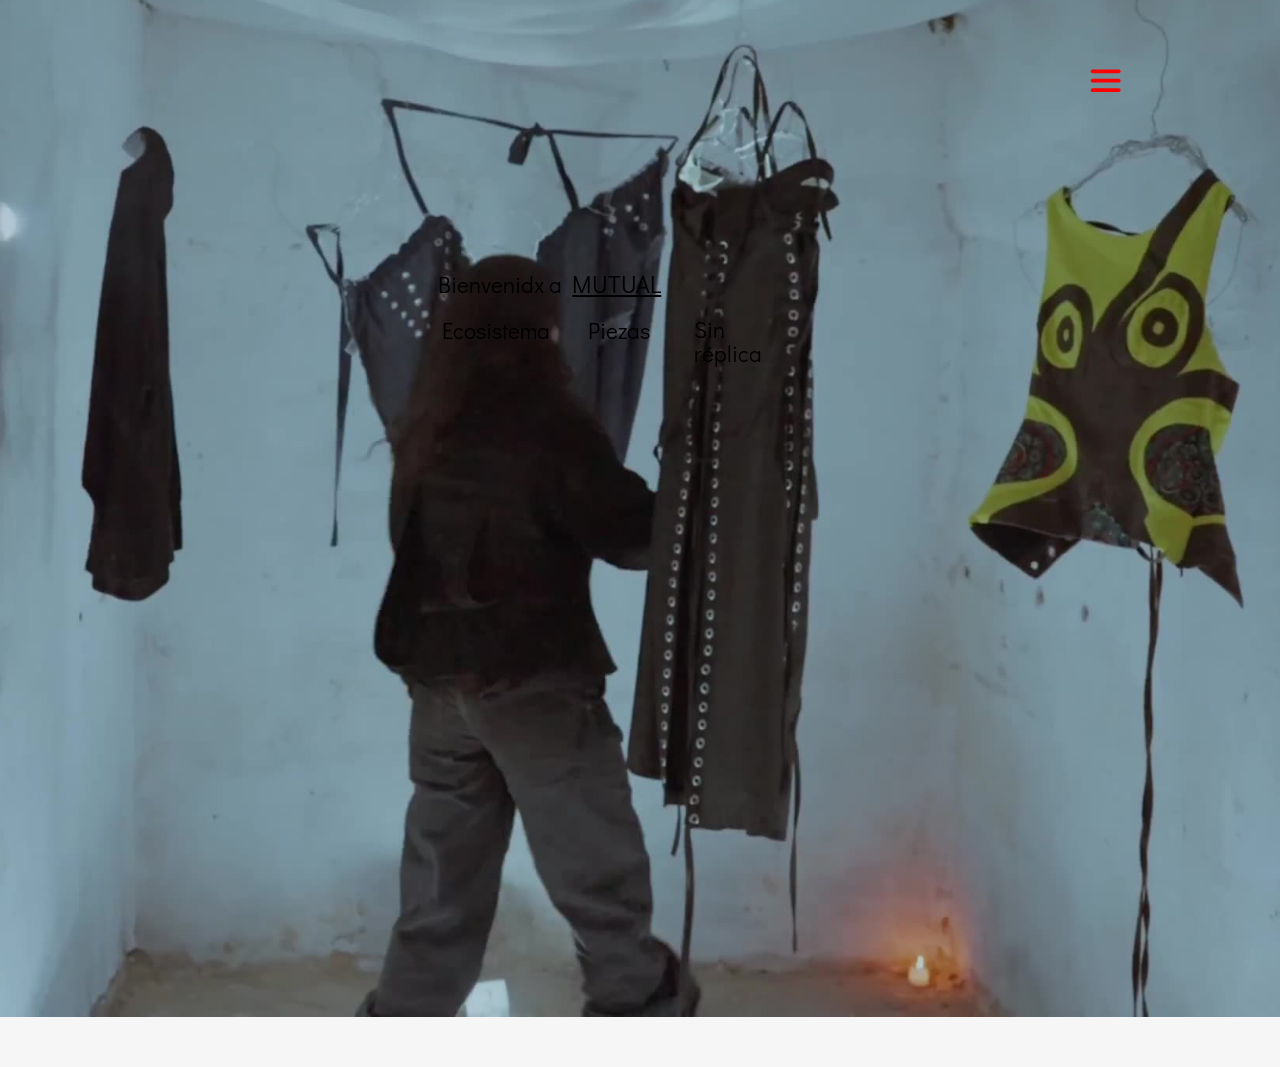
<file: index.html>
<!doctype html>
<html lang="es">
<head>
<meta charset="utf-8">
<meta name="viewport" content="width=device-width, initial-scale=1">
<title>MUTUAL</title>
<meta name="description" content="MUTUAL — casa experimental y conceptual. Laboratorio de indumentaria. Piezas únicas hechas en Colombia.">
<meta property="og:title" content="MUTUAL">
<meta property="og:description" content="MUTUAL — casa experimental y conceptual. Laboratorio de indumentaria. Piezas únicas hechas en Colombia.">
<meta property="og:type" content="website">
<meta name="theme-color" content="rgb(246,246,246)">
<link rel="icon" type="image/png" href="assets/favicon.png">
<link rel="preload" href="assets/fonts/didact-gothic-latin-400-normal.woff2" as="font" type="font/woff2" crossorigin>
<link rel="stylesheet" href="assets/site.css">
<script>(function(){function z(){var d=document.documentElement,w=d.clientWidth||innerWidth,p=w<768;d.classList.toggle('is-phone',p);d.style.setProperty('--z',Math.min(p?w/320:w/1028,3600/1028));}z();addEventListener('resize',z);})();</script>
</head>
<body style="background:rgb(246,246,246)" data-page="index">
<div class="lay desk" data-w="1028" style="--bg:rgb(246,246,246)"><div class="cv" style="width:1028px;height:857px"><div class="pg" style="left:2px"><div class="w t" data-w="7db3a46eb948" style="left:555px;top:256px;width:83px;height:18px;z-index:307"><div class="in"><div class="b" style="line-height:18px;min-height:18px;text-align:left;font-family:'Georgia', 'MGlyph', serif;font-size:14px;font-style:italic;font-weight:400;color:rgba(34,34,34,0.50)"><a href="sin-replica.html" class="ls-49cf2f43"><span style="font-family:'Didact Gothic', 'MGlyph', sans-serif;font-size:18px;font-weight:400;font-style:normal;color:rgb(34,34,34);text-decoration:none">Sin réplica</span></a></div></div></div><div class="w t" data-w="7db3a46eb94a" style="left:353px;top:275px;width:316px;height:54px;z-index:301" data-anim="[{&quot;type&quot;:&quot;click&quot;,&quot;steps&quot;:[{&quot;duration&quot;:0,&quot;delay&quot;:0,&quot;acceleration&quot;:&quot;ease-both&quot;,&quot;use_move&quot;:false,&quot;use_opacity&quot;:false,&quot;use_rotate&quot;:false,&quot;use_scale&quot;:false,&quot;from_opacity&quot;:0,&quot;from_scale&quot;:100,&quot;from_rotate&quot;:0,&quot;opacity&quot;:100,&quot;scale&quot;:null,&quot;rotate&quot;:null,&quot;dx&quot;:null,&quot;dy&quot;:null,&quot;loop&quot;:null,&quot;start_point&quot;:&quot;bottom&quot;}],&quot;trigger&quot;:[],&quot;once&quot;:false,&quot;reset&quot;:false}]"><div class="in"><div class="b" style="line-height:18px;min-height:18px;text-align:left;font-family:'Georgia', 'MGlyph', serif;font-size:14px;font-style:italic;font-weight:400;color:rgba(34,34,34,0.50)"><span style="font-family:'Didact Gothic', 'MGlyph', sans-serif;font-size:25px;font-weight:400;font-style:normal;color:rgb(34,34,34)">
</span></div><div class="b" style="line-height:18px;min-height:18px;text-align:left;font-family:'Georgia', 'MGlyph', serif;font-size:14px;font-style:italic;font-weight:400;color:rgba(34,34,34,0.50)"><span style="font-family:'Didact Gothic', 'MGlyph', sans-serif;font-size:18px;font-weight:400;font-style:normal;color:rgb(0,0,0);text-decoration:underline">Casa</span><span style="font-family:'Didact Gothic', 'MGlyph', sans-serif;font-size:18px;font-weight:400;font-style:normal;color:rgb(0,0,0)"> ‏experimental y conceptual𖦹 </span><span style="font-family:'Didact Gothic', 'MGlyph', sans-serif;font-size:18px;font-weight:400;font-style:normal;color:rgb(0,0,0);text-decoration:underline">Laboratorio </span><span style="font-family:'Didact Gothic', 'MGlyph', sans-serif;font-size:18px;font-weight:400;font-style:normal;color:rgb(0,0,0);text-decoration:none">...</span></div></div></div><div class="w t" data-w="7db3a46eb94b" style="left:353px;top:257px;width:317px;height:54px;z-index:305" data-anim="[{&quot;type&quot;:&quot;click&quot;,&quot;steps&quot;:[{&quot;duration&quot;:0,&quot;delay&quot;:0,&quot;acceleration&quot;:&quot;ease-both&quot;,&quot;use_move&quot;:false,&quot;use_opacity&quot;:true,&quot;use_rotate&quot;:false,&quot;use_scale&quot;:false,&quot;from_opacity&quot;:100,&quot;from_scale&quot;:100,&quot;from_rotate&quot;:0,&quot;opacity&quot;:0,&quot;scale&quot;:null,&quot;rotate&quot;:null,&quot;dx&quot;:null,&quot;dy&quot;:null,&quot;loop&quot;:null,&quot;start_point&quot;:&quot;bottom&quot;}],&quot;trigger&quot;:[],&quot;once&quot;:false,&quot;reset&quot;:false}]"><div class="in"><div class="b" style="line-height:18px;min-height:18px;text-align:left;font-family:'Georgia', 'MGlyph', serif;font-size:14px;font-style:italic;font-weight:400;color:rgba(34,34,34,0.50)">&#8203;</div><div class="b" style="line-height:18px;min-height:18px;text-align:left;font-family:'Georgia', 'MGlyph', serif;font-size:14px;font-style:italic;font-weight:400;color:rgba(34,34,34,0.50)"><span style="font-family:'Didact Gothic', 'MGlyph', sans-serif;font-size:25px;font-weight:400;font-style:normal;color:rgb(34,34,34)">
</span></div><div class="b" style="line-height:18px;min-height:18px;text-align:left;font-family:'Georgia', 'MGlyph', serif;font-size:14px;font-style:italic;font-weight:400;color:rgba(34,34,34,0.50)"><span style="font-family:'Didact Gothic', 'MGlyph', sans-serif;font-size:18px;font-weight:400;font-style:normal;color:rgb(0,0,0);text-decoration:underline;--sh:-1px 2px 4px rgba(255,0,0,0.25)" class="shf">Casa</span><span style="font-family:'Didact Gothic', 'MGlyph', sans-serif;font-size:18px;font-weight:400;font-style:normal;color:rgb(0,0,0);--sh:-1px 2px 4px rgba(255,0,0,0.25)" class="shf"> ‏𖦹 </span><span style="font-family:'Didact Gothic', 'MGlyph', sans-serif;font-size:18px;font-weight:400;font-style:normal;color:rgb(0,0,0);text-decoration:underline;--sh:-1px 2px 4px rgba(255,0,0,0.25)" class="shf">Laboratorio</span><span style="font-family:'Didact Gothic', 'MGlyph', sans-serif;font-size:18px;font-weight:400;font-style:normal;color:rgb(0,0,0);text-decoration:none;--sh:-1px 2px 4px rgba(255,0,0,0.25)" class="shf"> de indumentaria</span></div></div></div><div class="w t" data-w="7db3a46eb94c" style="left:350px;top:216px;width:184px;height:22px;z-index:310" data-anim="[{&quot;type&quot;:&quot;click&quot;,&quot;steps&quot;:[{&quot;duration&quot;:0,&quot;delay&quot;:0,&quot;acceleration&quot;:&quot;ease-both&quot;,&quot;use_move&quot;:false,&quot;use_opacity&quot;:false,&quot;use_rotate&quot;:false,&quot;use_scale&quot;:false,&quot;from_opacity&quot;:100,&quot;from_scale&quot;:100,&quot;from_rotate&quot;:0,&quot;opacity&quot;:0,&quot;scale&quot;:null,&quot;rotate&quot;:null,&quot;dx&quot;:null,&quot;dy&quot;:null,&quot;loop&quot;:null,&quot;start_point&quot;:&quot;bottom&quot;}],&quot;trigger&quot;:[],&quot;once&quot;:false,&quot;reset&quot;:false}]"><div class="in"><div class="b" style="line-height:19px;min-height:19px;text-align:left;font-family:'Georgia', 'MGlyph', serif;font-size:14px;font-style:italic;font-weight:400;color:rgba(34,34,34,0.50)"><a href="piezas.html" class="ls-49cf2f43"><span style="font-family:'Didact Gothic', 'MGlyph', sans-serif;font-size:18px;font-weight:400;font-style:normal;color:rgb(34,34,34)">Bienvenidx a  </span></a><a href="piezas.html" class="ls-49cf2f43"><span style="font-family:'Didact Gothic', 'MGlyph', sans-serif;font-size:19px;font-weight:400;font-style:normal;color:rgb(34,34,34);text-decoration:underline">MUTUAL</span></a><a href="piezas.html" class="ls-49cf2f43"><span style="font-family:'Didact Gothic', 'MGlyph', sans-serif;font-size:25px;font-weight:400;font-style:normal;color:rgb(34,34,34)">
</span></a></div></div></div><div class="w" data-w="7db3a46eb94d" style="left:353px;top:295px;width:279px;height:45px;z-index:302" data-anim="[{&quot;type&quot;:&quot;click&quot;,&quot;steps&quot;:[{&quot;duration&quot;:0,&quot;delay&quot;:0,&quot;acceleration&quot;:&quot;ease-both&quot;,&quot;use_move&quot;:false,&quot;use_opacity&quot;:true,&quot;use_rotate&quot;:false,&quot;use_scale&quot;:false,&quot;from_opacity&quot;:100,&quot;from_scale&quot;:100,&quot;from_rotate&quot;:0,&quot;opacity&quot;:0,&quot;scale&quot;:null,&quot;rotate&quot;:null,&quot;dx&quot;:null,&quot;dy&quot;:null,&quot;loop&quot;:null,&quot;start_point&quot;:&quot;bottom&quot;}],&quot;trigger&quot;:[],&quot;once&quot;:false,&quot;reset&quot;:false}]"><div class="in" style="background:rgb(246,246,246);border-radius:0px;opacity:1"></div></div><div class="w t" data-w="7db3a46eb94e" style="left:430px;top:297px;width:205px;height:90px;z-index:304" data-anim="[{&quot;type&quot;:&quot;click&quot;,&quot;steps&quot;:[{&quot;duration&quot;:0,&quot;delay&quot;:0,&quot;acceleration&quot;:&quot;ease-both&quot;,&quot;use_move&quot;:false,&quot;use_opacity&quot;:true,&quot;use_rotate&quot;:false,&quot;use_scale&quot;:false,&quot;from_opacity&quot;:0,&quot;from_scale&quot;:100,&quot;from_rotate&quot;:0,&quot;opacity&quot;:100,&quot;scale&quot;:null,&quot;rotate&quot;:null,&quot;dx&quot;:null,&quot;dy&quot;:null,&quot;loop&quot;:null,&quot;start_point&quot;:&quot;bottom&quot;}],&quot;trigger&quot;:[],&quot;once&quot;:false,&quot;reset&quot;:false}]"><div class="in"><div class="b" style="line-height:18px;min-height:18px;text-align:left;font-family:'Georgia', 'MGlyph', serif;font-size:14px;font-style:italic;font-weight:400;color:rgba(34,34,34,0.50)"><span style="font-family:'Didact Gothic', 'MGlyph', sans-serif;font-size:25px;font-weight:400;font-style:normal;color:rgb(34,34,34);text-decoration:none">
</span></div><div class="b" style="line-height:18px;min-height:18px;text-align:left;font-family:'Georgia', 'MGlyph', serif;font-size:14px;font-style:italic;font-weight:400;color:rgba(34,34,34,0.50)"><span style="font-family:'Didact Gothic', 'MGlyph', sans-serif;font-size:18px;font-weight:400;font-style:normal;color:rgb(0,0,0);text-decoration:none">                          </span></div><div class="b" style="line-height:18px;min-height:18px;text-align:left;font-family:'Georgia', 'MGlyph', serif;font-size:14px;font-style:italic;font-weight:400;color:rgba(34,34,34,0.50)"><span style="font-family:'Didact Gothic', 'MGlyph', sans-serif;font-size:18px;font-weight:400;font-style:normal;color:rgb(0,0,0);text-decoration:none">intuitivo de transformación de indumentaria.</span></div></div></div><div class="w" data-w="7db3a46eb94f" style="left:350px;top:307px;width:369px;height:75px;z-index:303" data-anim="[{&quot;type&quot;:&quot;click&quot;,&quot;steps&quot;:[{&quot;duration&quot;:0,&quot;delay&quot;:0,&quot;acceleration&quot;:&quot;ease-both&quot;,&quot;use_move&quot;:false,&quot;use_opacity&quot;:true,&quot;use_rotate&quot;:false,&quot;use_scale&quot;:false,&quot;from_opacity&quot;:0,&quot;from_scale&quot;:100,&quot;from_rotate&quot;:0,&quot;opacity&quot;:100,&quot;scale&quot;:null,&quot;rotate&quot;:null,&quot;dx&quot;:null,&quot;dy&quot;:null,&quot;loop&quot;:null,&quot;start_point&quot;:&quot;bottom&quot;}],&quot;trigger&quot;:[],&quot;once&quot;:false,&quot;reset&quot;:false}]"><div class="in" style="background:rgba(255,255,255,0.00);border-radius:0px;opacity:1"></div></div><div class="w t" data-w="f94d5f69e6f1" style="left:470px;top:257px;width:54px;height:18px;z-index:308"><div class="in"><div class="b" style="line-height:18px;min-height:18px;text-align:left;font-family:'Georgia', 'MGlyph', serif;font-size:14px;font-style:italic;font-weight:400;color:rgba(34,34,34,0.50)"><a href="piezas.html" class="ls-49cf2f43"><span style="font-family:'Didact Gothic', 'MGlyph', sans-serif;font-size:18px;font-weight:400;font-style:normal;color:rgb(34,34,34);text-decoration:none">Piezas</span></a></div></div></div><div class="w t" data-w="baf91e083acc" style="left:353px;top:257px;width:88px;height:18px;z-index:309"><div class="in"><div class="b" style="line-height:18px;min-height:18px;text-align:left;font-family:'Georgia', 'MGlyph', serif;font-size:14px;font-style:italic;font-weight:400;color:rgba(34,34,34,0.50)"><a href="ecosistema.html" class="ls-49cf2f43"><span style="font-family:'Didact Gothic', 'MGlyph', sans-serif;font-size:18px;font-weight:400;font-style:normal;color:rgb(34,34,34);text-decoration:none">Ecosistema</span></a></div></div></div><div class="w" data-w="4902f0dd9ef0" style="left:-34px;top:-88px;width:1096px;height:905px;z-index:306" data-anim="[{&quot;type&quot;:&quot;hover&quot;,&quot;steps&quot;:[{&quot;duration&quot;:1,&quot;delay&quot;:1,&quot;acceleration&quot;:&quot;ease-both&quot;,&quot;use_move&quot;:false,&quot;use_opacity&quot;:true,&quot;use_rotate&quot;:false,&quot;use_scale&quot;:false,&quot;from_opacity&quot;:100,&quot;from_scale&quot;:100,&quot;from_rotate&quot;:0,&quot;opacity&quot;:0,&quot;scale&quot;:null,&quot;rotate&quot;:null,&quot;dx&quot;:null,&quot;dy&quot;:null,&quot;loop&quot;:null,&quot;start_point&quot;:&quot;bottom&quot;}],&quot;trigger&quot;:[&quot;4902f0dd9ef0&quot;],&quot;once&quot;:false,&quot;reset&quot;:false}]"><div class="in vid"><video data-src="assets/video/inicio.mp4" poster="assets/video/inicio.jpg" muted playsinline preload="none" data-auto></video><button class="play" aria-label="Reproducir"></button></div></div><div class="w hs fx" data-w="c663c1878765" style="position:fixed;right:125px;top:50px;width:30px;height:30px;z-index:322"><button class="in pin" aria-label="Menú" style="--pc:rgb(255,0,0)"><svg viewBox="0 0 30 30" width="100%" height="100%"><rect x="3" y="6" width="24" height="3" rx="1.5"/><rect x="3" y="13.5" width="24" height="3" rx="1.5"/><rect x="3" y="21" width="24" height="3" rx="1.5"/></svg></button></div><div class="tip fxt" style="right:377.621875px;top:81.553125px;width:352px;height:371px;background:rgba(255,0,0,0.85);border-radius:19px;box-shadow:0 10px 40px rgba(0,0,0,.25);"><div class="w t menu" data-w="882a55afdfe8" style="left:0px;top:19.5px;width:352px;height:371px;z-index:1"><div class="in"><div class="b" style="line-height:21px;min-height:21px;text-align:center;padding-top:16px;padding-bottom:16px;padding-left:16px;padding-right:16px;font-family:'Georgia', 'MGlyph', serif;font-size:14px;font-style:italic;font-weight:400;color:rgba(34,34,34,0.50)"><a href="index.html" class="ls-49cf2f43"><span style="font-family:'League Gothic', 'MGlyph', sans-serif;font-size:21px;font-weight:400;font-style:normal;color:rgb(34,34,34)">MUTUAL</span></a></div><div class="b" style="line-height:21px;min-height:21px;text-align:center;padding-top:16px;padding-bottom:16px;padding-left:16px;padding-right:16px;font-family:'Georgia', 'MGlyph', serif;font-size:14px;font-style:italic;font-weight:400;color:rgba(34,34,34,0.50)"><a href="ecosistema.html"><span style="font-family:'League Gothic', 'MGlyph', sans-serif;font-size:21px;font-weight:400;font-style:normal;color:rgb(34,34,34)">ECOSISTEMA</span></a></div><div class="b" style="line-height:21px;min-height:21px;text-align:center;padding-top:16px;padding-bottom:16px;padding-left:16px;padding-right:16px;font-family:'Georgia', 'MGlyph', serif;font-size:14px;font-style:italic;font-weight:400;color:rgba(34,34,34,0.50)"><a href="piezas.html" class="ls-49cf2f43"><span style="font-family:'League Gothic', 'MGlyph', sans-serif;font-size:21px;font-weight:400;font-style:normal;color:rgb(34,34,34)">PIEZAS</span></a></div><div class="b" style="line-height:21px;min-height:21px;text-align:center;padding-top:16px;padding-bottom:16px;padding-left:16px;padding-right:16px;font-family:'Georgia', 'MGlyph', serif;font-size:14px;font-style:italic;font-weight:400;color:rgba(34,34,34,0.50)"><a href="archivo.html" class="ls-49cf2f43"><span style="font-family:'League Gothic', 'MGlyph', sans-serif;font-size:21px;font-weight:400;font-style:normal;color:rgb(34,34,34)">ARCHIVO</span></a></div><div class="b" style="line-height:21px;min-height:21px;text-align:center;padding-top:16px;padding-bottom:16px;padding-left:16px;padding-right:16px;font-family:'Georgia', 'MGlyph', serif;font-size:14px;font-style:italic;font-weight:400;color:rgba(34,34,34,0.50)"><a href="procesos.html" class="ls-49cf2f43"><span style="font-family:'League Gothic', 'MGlyph', sans-serif;font-size:21px;font-weight:400;font-style:normal;color:rgb(34,34,34)">PROCESOS</span></a></div><div class="b" style="line-height:21px;min-height:21px;text-align:center;padding-top:16px;padding-bottom:16px;padding-left:16px;padding-right:16px;font-family:'Georgia', 'MGlyph', serif;font-size:14px;font-style:italic;font-weight:400;color:rgba(34,34,34,0.50)"><a href="index.html" class="ls-49cf2f43"><span style="font-family:'League Gothic', 'MGlyph', sans-serif;font-size:21px;font-weight:400;font-style:normal;color:rgb(34,34,34)">SIN REPLICA</span></a></div></div></div></div></div></div></div><div class="lay phone" data-w="320" style="--bg:rgb(246,246,246)"><div class="cv" style="width:320px;height:703px"><div class="pg" style="left:0px"><div class="w t" data-w="13a8032604a8" style="left:29px;top:250px;width:275px;height:54px;z-index:351" data-anim="[{&quot;type&quot;:&quot;click&quot;,&quot;steps&quot;:[{&quot;duration&quot;:0,&quot;delay&quot;:0,&quot;acceleration&quot;:&quot;ease-both&quot;,&quot;use_move&quot;:false,&quot;use_opacity&quot;:false,&quot;use_rotate&quot;:false,&quot;use_scale&quot;:false,&quot;from_opacity&quot;:0,&quot;from_scale&quot;:100,&quot;from_rotate&quot;:0,&quot;opacity&quot;:100,&quot;scale&quot;:null,&quot;rotate&quot;:null,&quot;dx&quot;:null,&quot;dy&quot;:null,&quot;loop&quot;:null,&quot;start_point&quot;:&quot;bottom&quot;}],&quot;trigger&quot;:[],&quot;once&quot;:false,&quot;reset&quot;:false}]"><div class="in"><div class="b" style="line-height:18px;min-height:18px;text-align:left;font-family:'Georgia', 'MGlyph', serif;font-size:14px;font-style:italic;font-weight:400;color:rgba(34,34,34,0.50)"><span style="font-family:'Didact Gothic', 'MGlyph', sans-serif;font-size:25px;font-weight:400;font-style:normal;color:rgb(34,34,34)">
</span></div><div class="b" style="line-height:18px;min-height:18px;text-align:left;font-family:'Georgia', 'MGlyph', serif;font-size:14px;font-style:italic;font-weight:400;color:rgba(34,34,34,0.50)"><span style="font-family:'Didact Gothic', 'MGlyph', sans-serif;font-size:18px;font-weight:400;font-style:normal;color:rgb(0,0,0);text-decoration:underline">Casa</span><span style="font-family:'Didact Gothic', 'MGlyph', sans-serif;font-size:18px;font-weight:400;font-style:normal;color:rgb(0,0,0)"> ‏experimental y conceptual𖦹 </span><span style="font-family:'Didact Gothic', 'MGlyph', sans-serif;font-size:18px;font-weight:400;font-style:normal;color:rgb(0,0,0);text-decoration:underline">Laboratorio </span><span style="font-family:'Didact Gothic', 'MGlyph', sans-serif;font-size:18px;font-weight:400;font-style:normal;color:rgb(0,0,0);text-decoration:none">...</span></div></div></div><div class="w" data-w="5be1e52bce45" style="left:46px;top:279px;width:284px;height:40px;z-index:348" data-anim="[{&quot;type&quot;:&quot;click&quot;,&quot;steps&quot;:[{&quot;duration&quot;:0,&quot;delay&quot;:0,&quot;acceleration&quot;:&quot;ease-both&quot;,&quot;use_move&quot;:false,&quot;use_opacity&quot;:true,&quot;use_rotate&quot;:false,&quot;use_scale&quot;:false,&quot;from_opacity&quot;:0,&quot;from_scale&quot;:100,&quot;from_rotate&quot;:0,&quot;opacity&quot;:100,&quot;scale&quot;:null,&quot;rotate&quot;:null,&quot;dx&quot;:null,&quot;dy&quot;:null,&quot;loop&quot;:null,&quot;start_point&quot;:&quot;bottom&quot;}],&quot;trigger&quot;:[],&quot;once&quot;:false,&quot;reset&quot;:false}]"><div class="in" style="background:rgba(255,255,255,0.00);border-radius:0px;opacity:1"></div></div><div class="w t" data-w="05a2c6956665" style="left:146px;top:262px;width:158px;height:90px;z-index:347" data-anim="[{&quot;type&quot;:&quot;click&quot;,&quot;steps&quot;:[{&quot;duration&quot;:0,&quot;delay&quot;:0,&quot;acceleration&quot;:&quot;ease-both&quot;,&quot;use_move&quot;:false,&quot;use_opacity&quot;:true,&quot;use_rotate&quot;:false,&quot;use_scale&quot;:false,&quot;from_opacity&quot;:0,&quot;from_scale&quot;:100,&quot;from_rotate&quot;:0,&quot;opacity&quot;:100,&quot;scale&quot;:null,&quot;rotate&quot;:null,&quot;dx&quot;:null,&quot;dy&quot;:null,&quot;loop&quot;:null,&quot;start_point&quot;:&quot;bottom&quot;}],&quot;trigger&quot;:[],&quot;once&quot;:false,&quot;reset&quot;:false}]"><div class="in"><div class="b" style="line-height:18px;min-height:18px;text-align:left;font-family:'Georgia', 'MGlyph', serif;font-size:14px;font-style:italic;font-weight:400;color:rgba(34,34,34,0.50)"><span style="font-family:'Didact Gothic', 'MGlyph', sans-serif;font-size:25px;font-weight:400;font-style:normal;color:rgb(34,34,34);text-decoration:none">
</span></div><div class="b" style="line-height:18px;min-height:18px;text-align:left;font-family:'Georgia', 'MGlyph', serif;font-size:14px;font-style:italic;font-weight:400;color:rgba(34,34,34,0.50)"><span style="font-family:'Didact Gothic', 'MGlyph', sans-serif;font-size:18px;font-weight:400;font-style:normal;color:rgb(0,0,0);text-decoration:none">                          </span></div><div class="b" style="line-height:18px;min-height:18px;text-align:left;font-family:'Georgia', 'MGlyph', serif;font-size:14px;font-style:italic;font-weight:400;color:rgba(34,34,34,0.50)"><span style="font-family:'Didact Gothic', 'MGlyph', sans-serif;font-size:18px;font-weight:400;font-style:normal;color:rgb(0,0,0);text-decoration:none">intuitivo de transformación de indumentaria.</span></div></div></div><div class="w t" data-w="00d649672a4f" style="left:133px;top:223px;width:88px;height:18px;z-index:349"><div class="in"><div class="b" style="line-height:18px;min-height:18px;text-align:left;font-family:'Georgia', 'MGlyph', serif;font-size:14px;font-style:italic;font-weight:400;color:rgba(34,34,34,0.50)"><a href="sin-replica.html" class="ls-49cf2f43"><span style="font-family:'Didact Gothic', 'MGlyph', sans-serif;font-size:18px;font-weight:400;font-style:normal;color:rgb(34,34,34);text-decoration:none">Sin réplica</span></a></div></div></div><div class="w t" data-w="f49156be1997" style="left:232px;top:223px;width:56px;height:18px;z-index:353"><div class="in"><div class="b" style="line-height:18px;min-height:18px;text-align:left;font-family:'Georgia', 'MGlyph', serif;font-size:14px;font-style:italic;font-weight:400;color:rgba(34,34,34,0.50)"><a href="piezas.html" class="ls-49cf2f43"><span style="font-family:'Didact Gothic', 'MGlyph', sans-serif;font-size:18px;font-weight:400;font-style:normal;color:rgb(34,34,34);text-decoration:none">Piezas</span></a></div></div></div><div class="w t" data-w="01efec79b171" style="left:32px;top:223px;width:96px;height:18px;z-index:354"><div class="in"><div class="b" style="line-height:18px;min-height:18px;text-align:left;font-family:'Georgia', 'MGlyph', serif;font-size:14px;font-style:italic;font-weight:400;color:rgba(34,34,34,0.50)"><a href="ecosistema.html" class="ls-49cf2f43"><span style="font-family:'Didact Gothic', 'MGlyph', sans-serif;font-size:18px;font-weight:400;font-style:normal;color:rgb(34,34,34);text-decoration:none">Ecosistema</span></a></div></div></div><div class="w t" data-w="d871becc0151" style="left:32px;top:164px;width:155px;height:44px;z-index:350" data-anim="[{&quot;type&quot;:&quot;click&quot;,&quot;steps&quot;:[{&quot;duration&quot;:0,&quot;delay&quot;:0,&quot;acceleration&quot;:&quot;ease-both&quot;,&quot;use_move&quot;:false,&quot;use_opacity&quot;:false,&quot;use_rotate&quot;:false,&quot;use_scale&quot;:false,&quot;from_opacity&quot;:100,&quot;from_scale&quot;:100,&quot;from_rotate&quot;:0,&quot;opacity&quot;:0,&quot;scale&quot;:null,&quot;rotate&quot;:null,&quot;dx&quot;:null,&quot;dy&quot;:null,&quot;loop&quot;:null,&quot;start_point&quot;:&quot;bottom&quot;}],&quot;trigger&quot;:[],&quot;once&quot;:false,&quot;reset&quot;:false}]"><div class="in"><div class="b" style="line-height:19px;min-height:19px;text-align:left;font-family:'Georgia', 'MGlyph', serif;font-size:14px;font-style:italic;font-weight:400;color:rgba(34,34,34,0.50)"><a href="piezas.html" class="ls-49cf2f43"><span style="font-family:'Didact Gothic', 'MGlyph', sans-serif;font-size:18px;font-weight:400;font-style:normal;color:rgb(34,34,34)">Bienvenidx a  </span></a><a href="piezas.html" class="ls-49cf2f43"><span style="font-family:'Didact Gothic', 'MGlyph', sans-serif;font-size:19px;font-weight:400;font-style:normal;color:rgb(34,34,34);text-decoration:underline">MUTUAL</span></a><a href="piezas.html" class="ls-49cf2f43"><span style="font-family:'Didact Gothic', 'MGlyph', sans-serif;font-size:25px;font-weight:400;font-style:normal;color:rgb(34,34,34)">
</span></a></div></div></div><div class="w hs fx" data-w="c663c1878765" style="position:fixed;right:24px;top:7px;width:16px;height:40px;z-index:322"><button class="in pin" aria-label="Menú" style="--pc:rgb(255,0,0)"><svg viewBox="0 0 30 30" width="100%" height="100%"><rect x="3" y="6" width="24" height="3" rx="1.5"/><rect x="3" y="13.5" width="24" height="3" rx="1.5"/><rect x="3" y="21" width="24" height="3" rx="1.5"/></svg></button></div><div class="tip fxt" style="right:48px;top:133px;width:232px;height:371px;background:rgba(255,0,0,0.85);border-radius:19px;box-shadow:0 10px 40px rgba(0,0,0,.25);"><div class="w t menu" data-w="882a55afdfe8" style="left:0px;top:19.5px;width:232px;height:371px;z-index:1"><div class="in"><div class="b" style="line-height:21px;min-height:21px;text-align:center;padding-top:16px;padding-bottom:16px;padding-left:16px;padding-right:16px;font-family:'Georgia', 'MGlyph', serif;font-size:14px;font-style:italic;font-weight:400;color:rgba(34,34,34,0.50)"><a href="index.html" class="ls-49cf2f43"><span style="font-family:'League Gothic', 'MGlyph', sans-serif;font-size:21px;font-weight:400;font-style:normal;color:rgb(34,34,34)">MUTUAL</span></a></div><div class="b" style="line-height:21px;min-height:21px;text-align:center;padding-top:16px;padding-bottom:16px;padding-left:16px;padding-right:16px;font-family:'Georgia', 'MGlyph', serif;font-size:14px;font-style:italic;font-weight:400;color:rgba(34,34,34,0.50)"><a href="ecosistema.html" class="ls-49cf2f43"><span style="font-family:'League Gothic', 'MGlyph', sans-serif;font-size:21px;font-weight:400;font-style:normal;color:rgb(34,34,34)">ECOSISTEMA</span></a></div><div class="b" style="line-height:21px;min-height:21px;text-align:center;padding-top:16px;padding-bottom:16px;padding-left:16px;padding-right:16px;font-family:'Georgia', 'MGlyph', serif;font-size:14px;font-style:italic;font-weight:400;color:rgba(34,34,34,0.50)"><a href="piezas.html" class="ls-49cf2f43"><span style="font-family:'League Gothic', 'MGlyph', sans-serif;font-size:21px;font-weight:400;font-style:normal;color:rgb(34,34,34)">PIEZAS</span></a></div><div class="b" style="line-height:21px;min-height:21px;text-align:center;padding-top:16px;padding-bottom:16px;padding-left:16px;padding-right:16px;font-family:'Georgia', 'MGlyph', serif;font-size:14px;font-style:italic;font-weight:400;color:rgba(34,34,34,0.50)"><a href="archivo.html" class="ls-49cf2f43"><span style="font-family:'League Gothic', 'MGlyph', sans-serif;font-size:21px;font-weight:400;font-style:normal;color:rgb(34,34,34)">ARCHIVO</span></a></div><div class="b" style="line-height:21px;min-height:21px;text-align:center;padding-top:16px;padding-bottom:16px;padding-left:16px;padding-right:16px;font-family:'Georgia', 'MGlyph', serif;font-size:14px;font-style:italic;font-weight:400;color:rgba(34,34,34,0.50)"><a href="procesos.html" class="ls-49cf2f43"><span style="font-family:'League Gothic', 'MGlyph', sans-serif;font-size:21px;font-weight:400;font-style:normal;color:rgb(34,34,34)">PROCESOS</span></a></div><div class="b" style="line-height:21px;min-height:21px;text-align:center;padding-top:16px;padding-bottom:16px;padding-left:16px;padding-right:16px;font-family:'Georgia', 'MGlyph', serif;font-size:14px;font-style:italic;font-weight:400;color:rgba(34,34,34,0.50)"><a href="index.html" class="ls-49cf2f43"><span style="font-family:'League Gothic', 'MGlyph', sans-serif;font-size:21px;font-weight:400;font-style:normal;color:rgb(34,34,34)">SIN REPLICA</span></a></div></div></div></div></div></div></div>
<script src="assets/site.js" defer></script>
</body>
</html>
</file>
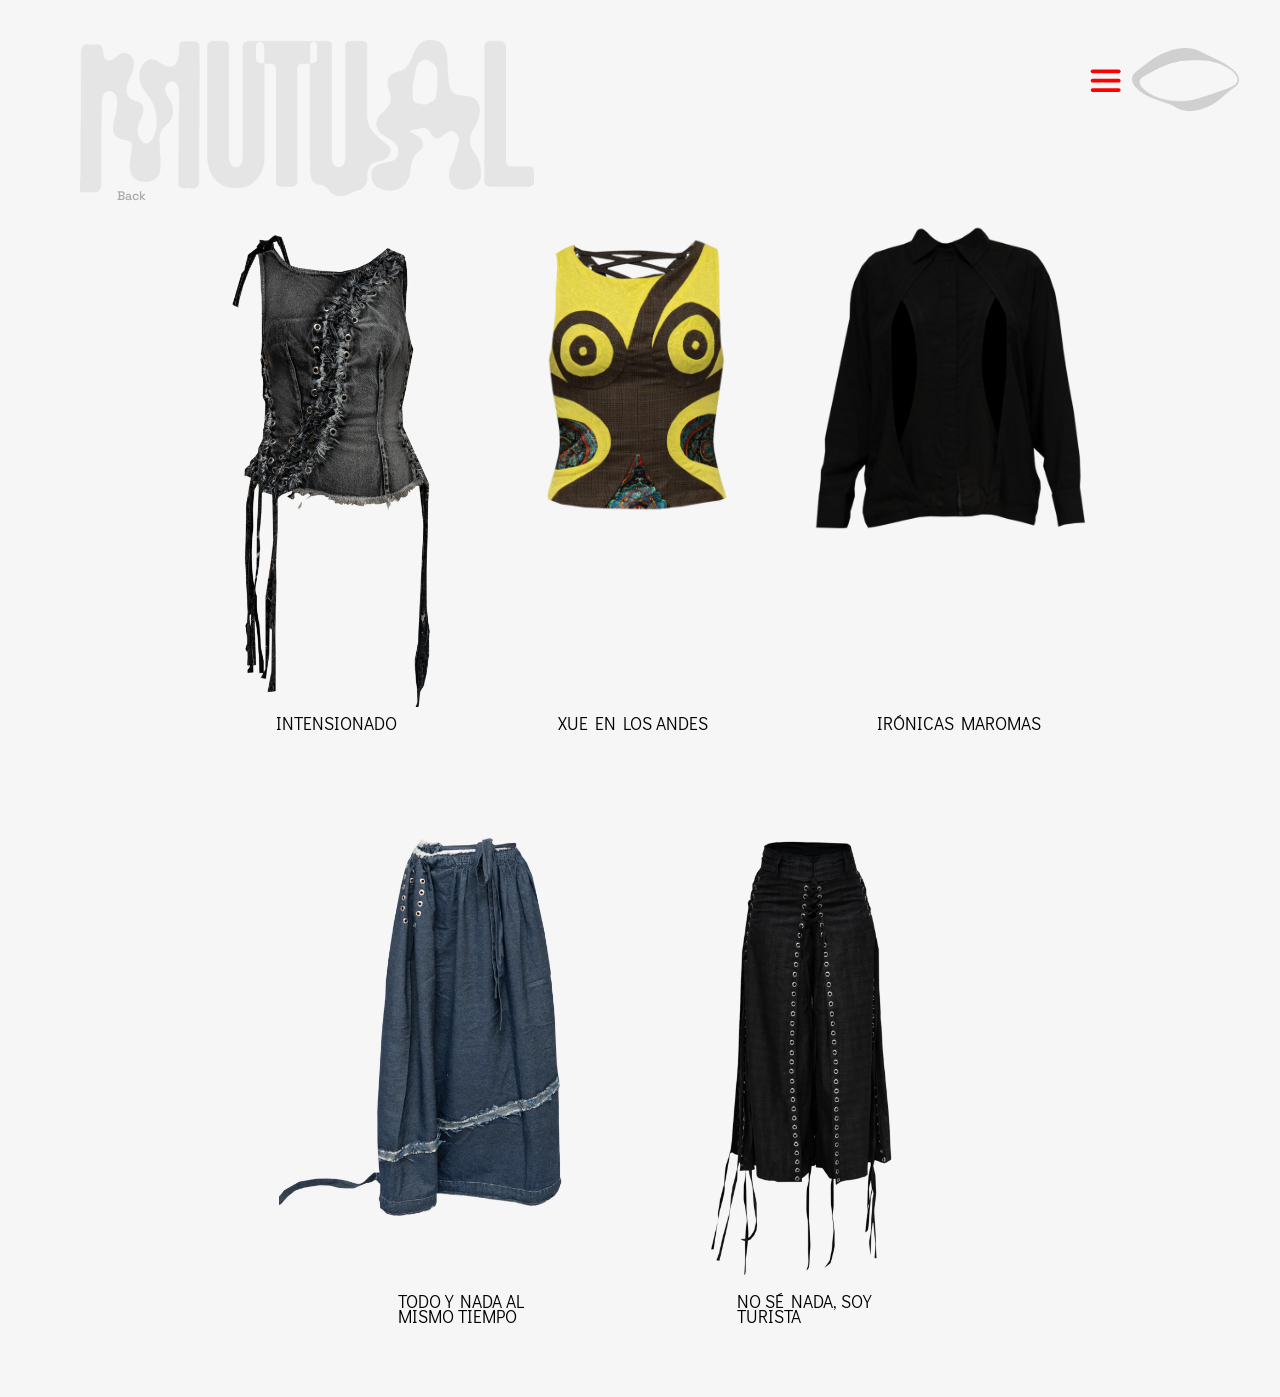
<file: archivo.html>
<!doctype html>
<html lang="es">
<head>
<meta charset="utf-8">
<meta name="viewport" content="width=device-width, initial-scale=1">
<title>Archivo — MUTUAL</title>
<meta name="description" content="MUTUAL — casa experimental y conceptual. Laboratorio de indumentaria. Piezas únicas hechas en Colombia.">
<meta property="og:title" content="Archivo — MUTUAL">
<meta property="og:description" content="MUTUAL — casa experimental y conceptual. Laboratorio de indumentaria. Piezas únicas hechas en Colombia.">
<meta property="og:type" content="website">
<meta name="theme-color" content="rgb(246,246,246)">
<link rel="icon" type="image/png" href="assets/favicon.png">
<link rel="preload" href="assets/fonts/didact-gothic-latin-400-normal.woff2" as="font" type="font/woff2" crossorigin>
<link rel="stylesheet" href="assets/site.css">
<script>(function(){function z(){var d=document.documentElement,w=d.clientWidth||innerWidth,p=w<768;d.classList.toggle('is-phone',p);d.style.setProperty('--z',Math.min(p?w/320:w/1028,3600/1028));}z();addEventListener('resize',z);})();</script>
</head>
<body style="background:rgb(246,246,246)" data-page="archivo">
<div class="lay desk" data-w="1028" style="--bg:rgb(246,246,246)"><div class="cv" style="width:1028px;height:1122px"><div class="pg" style="left:2px"><div class="w" data-w="34fbd6a8f8f2" style="left:114px;top:176px;width:313px;height:392px;z-index:301" data-anim="[{&quot;type&quot;:&quot;hover&quot;,&quot;steps&quot;:[{&quot;duration&quot;:0.2,&quot;delay&quot;:0,&quot;acceleration&quot;:&quot;ease-both&quot;,&quot;use_move&quot;:false,&quot;use_opacity&quot;:false,&quot;use_rotate&quot;:false,&quot;use_scale&quot;:true,&quot;from_opacity&quot;:0,&quot;from_scale&quot;:100,&quot;from_rotate&quot;:0,&quot;opacity&quot;:null,&quot;scale&quot;:90,&quot;rotate&quot;:null,&quot;dx&quot;:null,&quot;dy&quot;:null,&quot;loop&quot;:null,&quot;start_point&quot;:&quot;bottom&quot;}],&quot;trigger&quot;:[],&quot;once&quot;:false,&quot;reset&quot;:false}]"><a class="in" href="intensionado.html"><div class="in pic" style="opacity:1"><img src="assets/img/54fa48fe-ec7e.webp" alt="" style="width:320.75px;height:441.05px;left:-7.62px;top:-26.73px" decoding="async"></div></a></div><div class="w fx" data-w="714a9e7f4961" style="position:fixed;right:32.65px;top:38.95px;width:86px;height:50.01px;z-index:337"><div class="in pic" style="opacity:0.5"><img src="assets/img/298f5024-74fa.png" alt="" style="width:86.00px;height:50.29px;left:0.00px;top:0.00px" decoding="async"></div></div><div class="w t" data-w="3f0d3aa36b51" style="left:220px;top:576px;width:100px;height:12px;z-index:302"><div class="in"><div class="b" style="line-height:12px;min-height:12px;text-align:left;font-family:'Georgia', 'MGlyph', serif;font-size:14px;font-style:italic;font-weight:400;color:rgba(34,34,34,0.50)"><a href="intensionado.html" class="ls-49cf2f43"><span style="font-family:'Didact Gothic', 'MGlyph', sans-serif;font-weight:400;font-style:normal;color:rgb(0,0,0)">INTENSIONADO</span></a></div></div></div><div class="w t" data-w="4ff06225e062" style="left:446px;top:576px;width:128px;height:12px;z-index:303"><div class="in"><div class="b" style="line-height:12px;min-height:12px;text-align:left;font-family:'Georgia', 'MGlyph', serif;font-size:14px;font-style:italic;font-weight:400;color:rgba(34,34,34,0.50)"><a href="xue-en-los-andes.html" class="ls-49cf2f43"><span style="font-family:'Didact Gothic', 'MGlyph', sans-serif;font-weight:400;font-style:normal;color:rgb(0,0,0)">XUE EN LOS ANDES</span></a></div></div></div><div class="w" data-w="de78680b7f33" style="left:62px;top:32px;width:365px;height:125.32px;z-index:306" data-anim="[{&quot;type&quot;:&quot;hover&quot;,&quot;steps&quot;:[{&quot;duration&quot;:0.3,&quot;delay&quot;:0,&quot;acceleration&quot;:&quot;ease-both&quot;,&quot;use_move&quot;:true,&quot;use_opacity&quot;:false,&quot;use_rotate&quot;:false,&quot;use_scale&quot;:false,&quot;from_opacity&quot;:0,&quot;from_scale&quot;:100,&quot;from_rotate&quot;:0,&quot;opacity&quot;:null,&quot;scale&quot;:null,&quot;rotate&quot;:null,&quot;dx&quot;:0,&quot;dy&quot;:-5,&quot;loop&quot;:null,&quot;start_point&quot;:&quot;bottom&quot;}],&quot;trigger&quot;:[],&quot;once&quot;:false,&quot;reset&quot;:false}]"><a class="in" href="index.html"><div class="in pic" style="opacity:1"><img src="assets/img/dc10f432-1e98.webp" alt="" style="width:365.00px;height:125.32px;left:0.00px;top:0.00px" decoding="async"></div></a></div><div class="w t" data-w="8c8f3359a0af" style="left:92px;top:150.78px;width:31px;height:10px;z-index:307" data-anim="[{&quot;type&quot;:&quot;hover&quot;,&quot;steps&quot;:[{&quot;duration&quot;:0.5,&quot;delay&quot;:0,&quot;acceleration&quot;:&quot;ease-both&quot;,&quot;use_move&quot;:false,&quot;use_opacity&quot;:false,&quot;use_rotate&quot;:false,&quot;use_scale&quot;:false,&quot;from_opacity&quot;:0,&quot;from_scale&quot;:100,&quot;from_rotate&quot;:0,&quot;opacity&quot;:null,&quot;scale&quot;:null,&quot;rotate&quot;:45,&quot;dx&quot;:null,&quot;dy&quot;:null,&quot;loop&quot;:null,&quot;start_point&quot;:&quot;bottom&quot;}],&quot;trigger&quot;:[],&quot;once&quot;:false,&quot;reset&quot;:false}]"><div class="in"><div class="b" style="line-height:10px;min-height:10px;text-align:left;font-family:'Georgia', 'MGlyph', serif;font-size:14px;font-style:italic;font-weight:400;color:rgba(34,34,34,0.50)"><a href="piezas.html" class="ls-5a0d7a5a"><span style="font-family:'Proto Sub', 'MGlyph', sans-serif;font-size:10px;font-weight:400;font-style:normal;color:rgb(170,170,170);--sh:-3px -1px 4px rgb(53,237,78)" class="shf">Back </span></a></div></div></div><div class="w" data-w="690dc88d5c4d" style="left:381px;top:128px;width:257px;height:344px;z-index:305" data-anim="[{&quot;type&quot;:&quot;hover&quot;,&quot;steps&quot;:[{&quot;duration&quot;:0.2,&quot;delay&quot;:0,&quot;acceleration&quot;:&quot;ease-both&quot;,&quot;use_move&quot;:false,&quot;use_opacity&quot;:false,&quot;use_rotate&quot;:false,&quot;use_scale&quot;:true,&quot;from_opacity&quot;:0,&quot;from_scale&quot;:100,&quot;from_rotate&quot;:0,&quot;opacity&quot;:null,&quot;scale&quot;:90,&quot;rotate&quot;:null,&quot;dx&quot;:null,&quot;dy&quot;:null,&quot;loop&quot;:null,&quot;start_point&quot;:&quot;bottom&quot;}],&quot;trigger&quot;:[],&quot;once&quot;:false,&quot;reset&quot;:false}]"><a class="in" href="xue-en-los-andes.html"><div class="in pic" style="opacity:1"><img src="assets/img/3a6e3e83-5429.webp" alt="" style="width:274.62px;height:377.64px;left:-8.81px;top:-16.71px" decoding="async"></div></a></div><div class="w" data-w="690dc88d5f56" style="left:638px;top:176px;width:249px;height:272px;z-index:304" data-anim="[{&quot;type&quot;:&quot;hover&quot;,&quot;steps&quot;:[{&quot;duration&quot;:0.2,&quot;delay&quot;:0,&quot;acceleration&quot;:&quot;ease-both&quot;,&quot;use_move&quot;:false,&quot;use_opacity&quot;:false,&quot;use_rotate&quot;:false,&quot;use_scale&quot;:true,&quot;from_opacity&quot;:0,&quot;from_scale&quot;:100,&quot;from_rotate&quot;:0,&quot;opacity&quot;:null,&quot;scale&quot;:90,&quot;rotate&quot;:null,&quot;dx&quot;:null,&quot;dy&quot;:null,&quot;loop&quot;:null,&quot;start_point&quot;:&quot;bottom&quot;}],&quot;trigger&quot;:[],&quot;once&quot;:false,&quot;reset&quot;:false}]"><a class="in" href="ironicas-maromas.html"><div class="in pic" style="opacity:1"><img src="assets/img/0ab4637d-603e.webp" alt="" style="width:249.00px;height:342.33px;left:0.00px;top:-31.85px" decoding="async"></div></a></div><div class="w t" data-w="940076c15fb9" style="left:702px;top:576px;width:152px;height:12px;z-index:308"><div class="in"><div class="b" style="line-height:12px;min-height:12px;text-align:left;font-family:'Georgia', 'MGlyph', serif;font-size:14px;font-style:italic;font-weight:400;color:rgba(34,34,34,0.50)"><a href="ironicas-maromas.html" class="ls-49cf2f43"><span style="font-family:'Didact Gothic', 'MGlyph', sans-serif;font-weight:400;font-style:normal;color:rgb(0,0,0)">IRÓNICAS MAROMAS</span></a></div></div></div><div class="w" data-w="c663c18a68c4" style="left:222px;top:632px;width:313px;height:392px;z-index:309" data-anim="[{&quot;type&quot;:&quot;hover&quot;,&quot;steps&quot;:[{&quot;duration&quot;:0.2,&quot;delay&quot;:0,&quot;acceleration&quot;:&quot;ease-both&quot;,&quot;use_move&quot;:false,&quot;use_opacity&quot;:false,&quot;use_rotate&quot;:false,&quot;use_scale&quot;:true,&quot;from_opacity&quot;:0,&quot;from_scale&quot;:100,&quot;from_rotate&quot;:0,&quot;opacity&quot;:null,&quot;scale&quot;:90,&quot;rotate&quot;:null,&quot;dx&quot;:null,&quot;dy&quot;:null,&quot;loop&quot;:null,&quot;start_point&quot;:&quot;bottom&quot;}],&quot;trigger&quot;:[],&quot;once&quot;:false,&quot;reset&quot;:false}]"><a class="in" href="todo-y-nada-al-mismo-tiempo.html"><div class="in pic" style="opacity:1"><img src="assets/img/22bf74b0-4293.webp" alt="" style="width:313.00px;height:430.37px;left:0.00px;top:-19.19px" decoding="async"></div></a></div><div class="w" data-w="259e1a27cbb0" style="left:502px;top:648px;width:313px;height:392px;z-index:310" data-anim="[{&quot;type&quot;:&quot;hover&quot;,&quot;steps&quot;:[{&quot;duration&quot;:0.2,&quot;delay&quot;:0,&quot;acceleration&quot;:&quot;ease-both&quot;,&quot;use_move&quot;:false,&quot;use_opacity&quot;:false,&quot;use_rotate&quot;:false,&quot;use_scale&quot;:true,&quot;from_opacity&quot;:0,&quot;from_scale&quot;:100,&quot;from_rotate&quot;:0,&quot;opacity&quot;:null,&quot;scale&quot;:90,&quot;rotate&quot;:null,&quot;dx&quot;:null,&quot;dy&quot;:null,&quot;loop&quot;:null,&quot;start_point&quot;:&quot;bottom&quot;}],&quot;trigger&quot;:[],&quot;once&quot;:false,&quot;reset&quot;:false}]"><a class="in" href="no-se-nada-soy-turista.html"><div class="in pic" style="opacity:1"><img src="assets/img/23a62fa9-9af1.webp" alt="" style="width:359.94px;height:495.06px;left:-23.40px;top:-51.31px" decoding="async"></div></a></div><div class="w t" data-w="93a96e8554f1" style="left:318px;top:1040px;width:132px;height:24px;z-index:311"><div class="in"><div class="b" style="line-height:12px;min-height:12px;text-align:left;font-family:'Georgia', 'MGlyph', serif;font-size:14px;font-style:italic;font-weight:400;color:rgba(34,34,34,0.50)"><a href="todo-y-nada-al-mismo-tiempo.html" class="ls-49cf2f43"><span style="font-family:'Didact Gothic', 'MGlyph', sans-serif;font-weight:400;font-style:normal;color:rgb(0,0,0)">TODO Y NADA AL MISMO TIEMPO</span></a></div></div></div><div class="w t" data-w="449107cfc33b" style="left:590px;top:1040px;width:128px;height:24px;z-index:312"><div class="in"><div class="b" style="line-height:12px;min-height:12px;text-align:left;font-family:'Georgia', 'MGlyph', serif;font-size:14px;font-style:italic;font-weight:400;color:rgba(34,34,34,0.50)"><a href="no-se-nada-soy-turista.html" class="ls-49cf2f43"><span style="font-family:'Didact Gothic', 'MGlyph', sans-serif;font-weight:400;font-style:normal;color:rgb(0,0,0)">NO SÉ NADA, SOY TURISTA</span></a></div></div></div><div class="w hs fx" data-w="c663c1878765" style="position:fixed;right:125px;top:50px;width:30px;height:30px;z-index:322"><button class="in pin" aria-label="Menú" style="--pc:rgb(255,0,0)"><svg viewBox="0 0 30 30" width="100%" height="100%"><rect x="3" y="6" width="24" height="3" rx="1.5"/><rect x="3" y="13.5" width="24" height="3" rx="1.5"/><rect x="3" y="21" width="24" height="3" rx="1.5"/></svg></button></div><div class="tip fxt" style="right:377.621875px;top:81.553125px;width:352px;height:371px;background:rgba(255,0,0,0.85);border-radius:19px;box-shadow:0 10px 40px rgba(0,0,0,.25);"><div class="w t menu" data-w="882a55afdfe8" style="left:0px;top:19.5px;width:352px;height:371px;z-index:1"><div class="in"><div class="b" style="line-height:21px;min-height:21px;text-align:center;padding-top:16px;padding-bottom:16px;padding-left:16px;padding-right:16px;font-family:'Georgia', 'MGlyph', serif;font-size:14px;font-style:italic;font-weight:400;color:rgba(34,34,34,0.50)"><a href="index.html" class="ls-49cf2f43"><span style="font-family:'League Gothic', 'MGlyph', sans-serif;font-size:21px;font-weight:400;font-style:normal;color:rgb(34,34,34)">MUTUAL</span></a></div><div class="b" style="line-height:21px;min-height:21px;text-align:center;padding-top:16px;padding-bottom:16px;padding-left:16px;padding-right:16px;font-family:'Georgia', 'MGlyph', serif;font-size:14px;font-style:italic;font-weight:400;color:rgba(34,34,34,0.50)"><a href="ecosistema.html"><span style="font-family:'League Gothic', 'MGlyph', sans-serif;font-size:21px;font-weight:400;font-style:normal;color:rgb(34,34,34)">ECOSISTEMA</span></a></div><div class="b" style="line-height:21px;min-height:21px;text-align:center;padding-top:16px;padding-bottom:16px;padding-left:16px;padding-right:16px;font-family:'Georgia', 'MGlyph', serif;font-size:14px;font-style:italic;font-weight:400;color:rgba(34,34,34,0.50)"><a href="piezas.html" class="ls-49cf2f43"><span style="font-family:'League Gothic', 'MGlyph', sans-serif;font-size:21px;font-weight:400;font-style:normal;color:rgb(34,34,34)">PIEZAS</span></a></div><div class="b" style="line-height:21px;min-height:21px;text-align:center;padding-top:16px;padding-bottom:16px;padding-left:16px;padding-right:16px;font-family:'Georgia', 'MGlyph', serif;font-size:14px;font-style:italic;font-weight:400;color:rgba(34,34,34,0.50)"><a href="archivo.html" class="ls-49cf2f43"><span style="font-family:'League Gothic', 'MGlyph', sans-serif;font-size:21px;font-weight:400;font-style:normal;color:rgb(34,34,34)">ARCHIVO</span></a></div><div class="b" style="line-height:21px;min-height:21px;text-align:center;padding-top:16px;padding-bottom:16px;padding-left:16px;padding-right:16px;font-family:'Georgia', 'MGlyph', serif;font-size:14px;font-style:italic;font-weight:400;color:rgba(34,34,34,0.50)"><a href="procesos.html" class="ls-49cf2f43"><span style="font-family:'League Gothic', 'MGlyph', sans-serif;font-size:21px;font-weight:400;font-style:normal;color:rgb(34,34,34)">PROCESOS</span></a></div><div class="b" style="line-height:21px;min-height:21px;text-align:center;padding-top:16px;padding-bottom:16px;padding-left:16px;padding-right:16px;font-family:'Georgia', 'MGlyph', serif;font-size:14px;font-style:italic;font-weight:400;color:rgba(34,34,34,0.50)"><a href="index.html" class="ls-49cf2f43"><span style="font-family:'League Gothic', 'MGlyph', sans-serif;font-size:21px;font-weight:400;font-style:normal;color:rgb(34,34,34)">SIN REPLICA</span></a></div></div></div></div></div></div></div><div class="lay phone" data-w="320" style="--bg:rgb(246,246,246)"><div class="cv" style="width:320px;height:1120px"><div class="pg" style="left:0px"><div class="w fx" data-w="714a9e7f4961" style="position:fixed;right:-447.35px;top:7.95px;width:86px;height:50.01px;z-index:338"><div class="in pic" style="opacity:0.5"><img src="assets/img/298f5024-74fa.png" alt="" style="width:86.00px;height:50.29px;left:0.00px;top:0.00px" decoding="async"></div></div><div class="w t" data-w="3f0d3aa36b51" style="left:36px;top:416px;width:100px;height:12px;z-index:302"><div class="in"><div class="b" style="line-height:12px;min-height:12px;text-align:left;font-family:'Georgia', 'MGlyph', serif;font-size:14px;font-style:italic;font-weight:400;color:rgba(34,34,34,0.50)"><a href="intensionado.html" class="ls-49cf2f43"><span style="font-family:'Didact Gothic', 'MGlyph', sans-serif;font-weight:400;font-style:normal;color:rgb(0,0,0)">INTENSIONADO</span></a></div></div></div><div class="w t" data-w="4ff06225e062" style="left:168px;top:416px;width:128px;height:12px;z-index:303"><div class="in"><div class="b" style="line-height:12px;min-height:12px;text-align:left;font-family:'Georgia', 'MGlyph', serif;font-size:14px;font-style:italic;font-weight:400;color:rgba(34,34,34,0.50)"><a href="xue-en-los-andes.html" class="ls-49cf2f43"><span style="font-family:'Didact Gothic', 'MGlyph', sans-serif;font-weight:400;font-style:normal;color:rgb(0,0,0)">XUE EN LOS ANDES</span></a></div></div></div><div class="w t fx" data-w="8c8f3359a0af" style="position:fixed;left:16px;bottom:440.67px;width:31px;height:10px;z-index:339" data-anim="[{&quot;type&quot;:&quot;hover&quot;,&quot;steps&quot;:[{&quot;duration&quot;:0.5,&quot;delay&quot;:0,&quot;acceleration&quot;:&quot;ease-both&quot;,&quot;use_move&quot;:false,&quot;use_opacity&quot;:false,&quot;use_rotate&quot;:false,&quot;use_scale&quot;:false,&quot;from_opacity&quot;:0,&quot;from_scale&quot;:100,&quot;from_rotate&quot;:0,&quot;opacity&quot;:null,&quot;scale&quot;:null,&quot;rotate&quot;:45,&quot;dx&quot;:null,&quot;dy&quot;:null,&quot;loop&quot;:null,&quot;start_point&quot;:&quot;bottom&quot;}],&quot;trigger&quot;:[],&quot;once&quot;:false,&quot;reset&quot;:false}]"><div class="in"><div class="b" style="line-height:10px;min-height:10px;text-align:left;font-family:'Georgia', 'MGlyph', serif;font-size:14px;font-style:italic;font-weight:400;color:rgba(34,34,34,0.50)"><a href="piezas.html" class="ls-5a0d7a5a"><span style="font-family:'Proto Sub', 'MGlyph', sans-serif;font-size:10px;font-weight:400;font-style:normal;color:rgb(170,170,170);--sh:-3px -1px 4px rgb(53,237,78)" class="shf">Back </span></a></div></div></div><div class="w" data-w="690dc88d5c4d" style="left:144px;top:96px;width:168px;height:256px;z-index:312" data-anim="[{&quot;type&quot;:&quot;hover&quot;,&quot;steps&quot;:[{&quot;duration&quot;:0.2,&quot;delay&quot;:0,&quot;acceleration&quot;:&quot;ease-both&quot;,&quot;use_move&quot;:false,&quot;use_opacity&quot;:false,&quot;use_rotate&quot;:false,&quot;use_scale&quot;:true,&quot;from_opacity&quot;:0,&quot;from_scale&quot;:100,&quot;from_rotate&quot;:0,&quot;opacity&quot;:null,&quot;scale&quot;:90,&quot;rotate&quot;:null,&quot;dx&quot;:null,&quot;dy&quot;:null,&quot;loop&quot;:null,&quot;start_point&quot;:&quot;bottom&quot;}],&quot;trigger&quot;:[],&quot;once&quot;:false,&quot;reset&quot;:false}]"><a class="in" href="xue-en-los-andes.html"><div class="in pic" style="opacity:1"><img src="assets/img/3a6e3e83-5429.webp" alt="" style="width:204.36px;height:281.04px;left:-18.22px;top:-12.43px" decoding="async"></div></a></div><div class="w" data-w="690dc88d5f56" style="left:59px;top:464px;width:205px;height:224px;z-index:305" data-anim="[{&quot;type&quot;:&quot;hover&quot;,&quot;steps&quot;:[{&quot;duration&quot;:0.2,&quot;delay&quot;:0,&quot;acceleration&quot;:&quot;ease-both&quot;,&quot;use_move&quot;:false,&quot;use_opacity&quot;:false,&quot;use_rotate&quot;:false,&quot;use_scale&quot;:true,&quot;from_opacity&quot;:0,&quot;from_scale&quot;:100,&quot;from_rotate&quot;:0,&quot;opacity&quot;:null,&quot;scale&quot;:90,&quot;rotate&quot;:null,&quot;dx&quot;:null,&quot;dy&quot;:null,&quot;loop&quot;:null,&quot;start_point&quot;:&quot;bottom&quot;}],&quot;trigger&quot;:[],&quot;once&quot;:false,&quot;reset&quot;:false}]"><a class="in" href="ironicas-maromas.html"><div class="in pic" style="opacity:1"><img src="assets/img/0ab4637d-603e.webp" alt="" style="width:205.00px;height:281.92px;left:0.00px;top:-26.23px" decoding="async"></div></a></div><div class="w t" data-w="940076c15fb9" style="left:96px;top:692px;width:152px;height:12px;z-index:306"><div class="in"><div class="b" style="line-height:12px;min-height:12px;text-align:left;font-family:'Georgia', 'MGlyph', serif;font-size:14px;font-style:italic;font-weight:400;color:rgba(34,34,34,0.50)"><a href="ironicas-maromas.html" class="ls-49cf2f43"><span style="font-family:'Didact Gothic', 'MGlyph', sans-serif;font-weight:400;font-style:normal;color:rgb(0,0,0)">IRÓNICAS MAROMAS</span></a></div></div></div><div class="w" data-w="259e1a27cbb0" style="left:-48px;top:728px;width:272px;height:341px;z-index:308" data-anim="[{&quot;type&quot;:&quot;hover&quot;,&quot;steps&quot;:[{&quot;duration&quot;:0.2,&quot;delay&quot;:0,&quot;acceleration&quot;:&quot;ease-both&quot;,&quot;use_move&quot;:false,&quot;use_opacity&quot;:false,&quot;use_rotate&quot;:false,&quot;use_scale&quot;:true,&quot;from_opacity&quot;:0,&quot;from_scale&quot;:100,&quot;from_rotate&quot;:0,&quot;opacity&quot;:null,&quot;scale&quot;:90,&quot;rotate&quot;:null,&quot;dx&quot;:null,&quot;dy&quot;:null,&quot;loop&quot;:null,&quot;start_point&quot;:&quot;bottom&quot;}],&quot;trigger&quot;:[],&quot;once&quot;:false,&quot;reset&quot;:false}]"><a class="in" href="no-se-nada-soy-turista.html"><div class="in pic" style="opacity:1"><img src="assets/img/23a62fa9-9af1.webp" alt="" style="width:313.24px;height:430.65px;left:-20.49px;top:-44.63px" decoding="async"></div></a></div><div class="w t" data-w="93a96e8554f1" style="left:200px;top:1056px;width:132px;height:24px;z-index:309"><div class="in"><div class="b" style="line-height:12px;min-height:12px;text-align:left;font-family:'Georgia', 'MGlyph', serif;font-size:14px;font-style:italic;font-weight:400;color:rgba(34,34,34,0.50)"><a href="todo-y-nada-al-mismo-tiempo.html" class="ls-49cf2f43"><span style="font-family:'Didact Gothic', 'MGlyph', sans-serif;font-weight:400;font-style:normal;color:rgb(0,0,0)">TODO Y NADA AL MISMO TIEMPO</span></a></div></div></div><div class="w t" data-w="449107cfc33b" style="left:24px;top:1056px;width:128px;height:24px;z-index:310"><div class="in"><div class="b" style="line-height:12px;min-height:12px;text-align:left;font-family:'Georgia', 'MGlyph', serif;font-size:14px;font-style:italic;font-weight:400;color:rgba(34,34,34,0.50)"><a href="no-se-nada-soy-turista.html" class="ls-49cf2f43"><span style="font-family:'Didact Gothic', 'MGlyph', sans-serif;font-weight:400;font-style:normal;color:rgb(0,0,0)">NO SÉ NADA, SOY TURISTA</span></a></div></div></div><div class="w" data-w="353d5bd58a16" style="left:-24px;top:139px;width:208px;height:261px;z-index:311"><div class="in pic" style="opacity:1"><img src="assets/img/1bbe289b-fb94.webp" alt="foto inicio grande" style="width:223.66px;height:307.61px;left:-8.85px;top:-23.30px" decoding="async"></div></div><div class="w" data-w="b674558bb35b" style="left:14px;top:40px;width:176px;height:61px;z-index:328" data-anim="[{&quot;type&quot;:&quot;hover&quot;,&quot;steps&quot;:[{&quot;duration&quot;:0.3,&quot;delay&quot;:0,&quot;acceleration&quot;:&quot;ease-both&quot;,&quot;use_move&quot;:true,&quot;use_opacity&quot;:false,&quot;use_rotate&quot;:false,&quot;use_scale&quot;:false,&quot;from_opacity&quot;:0,&quot;from_scale&quot;:100,&quot;from_rotate&quot;:0,&quot;opacity&quot;:null,&quot;scale&quot;:null,&quot;rotate&quot;:null,&quot;dx&quot;:0,&quot;dy&quot;:-5,&quot;loop&quot;:null,&quot;start_point&quot;:&quot;bottom&quot;}],&quot;trigger&quot;:[],&quot;once&quot;:false,&quot;reset&quot;:false}]"><a class="in" href="index.html"><div class="in pic" style="opacity:1"><img src="assets/img/dc10f432-1e98.webp" alt="" style="width:177.68px;height:61.00px;left:-0.84px;top:0.00px" decoding="async"></div></a></div><div class="w t" data-w="2523f36a63b9" style="left:242px;top:69px;width:77.84px;height:10px;z-index:336" data-anim="[{&quot;type&quot;:&quot;hover&quot;,&quot;steps&quot;:[{&quot;duration&quot;:0.5,&quot;delay&quot;:0,&quot;acceleration&quot;:&quot;ease-both&quot;,&quot;use_move&quot;:false,&quot;use_opacity&quot;:false,&quot;use_rotate&quot;:false,&quot;use_scale&quot;:false,&quot;from_opacity&quot;:0,&quot;from_scale&quot;:100,&quot;from_rotate&quot;:0,&quot;opacity&quot;:null,&quot;scale&quot;:null,&quot;rotate&quot;:45,&quot;dx&quot;:null,&quot;dy&quot;:null,&quot;loop&quot;:null,&quot;start_point&quot;:&quot;bottom&quot;}],&quot;trigger&quot;:[],&quot;once&quot;:false,&quot;reset&quot;:false}]"><div class="in"><div class="b" style="line-height:10px;min-height:10px;text-align:left;font-family:'Georgia', 'MGlyph', serif;font-size:14px;font-style:italic;font-weight:400;color:rgba(34,34,34,0.50)"><span style="font-family:'Proto Sub', 'MGlyph', sans-serif;font-size:10px;font-weight:400;font-style:normal;color:rgb(170,170,170);--sh:-3px -1px 4px rgb(53,237,78)" class="shf">M Archive     </span></div></div></div><div class="w" data-w="3bb7372d0896" style="left:218px;top:49px;width:86px;height:50.01px;z-index:329"><a class="in" href="archivo.html"><div class="in pic" style="opacity:0.5"><img src="assets/img/298f5024-74fa.png" alt="" style="width:86.00px;height:50.29px;left:0.00px;top:0.00px" decoding="async"></div></a></div><div class="w hs fx" data-w="3bb7372d08a5" style="position:fixed;right:24px;top:7.67px;width:16px;height:40px;z-index:341"><button class="in pin" aria-label="Menú" style="--pc:rgb(255,0,0)"><svg viewBox="0 0 30 30" width="100%" height="100%"><rect x="3" y="6" width="24" height="3" rx="1.5"/><rect x="3" y="13.5" width="24" height="3" rx="1.5"/><rect x="3" y="21" width="24" height="3" rx="1.5"/></svg></button></div><div class="tip fxt" style="right:377.621875px;top:81.553125px;width:352px;height:371px;background:rgba(255,0,0,0.85);border-radius:19px;box-shadow:0 10px 40px rgba(0,0,0,.25);"><div class="w t menu" data-w="e44426d40945" style="left:0px;top:19.5px;width:352px;height:371px;z-index:1"><div class="in"><div class="b" style="line-height:21px;min-height:21px;text-align:center;padding-top:16px;padding-bottom:16px;padding-left:16px;padding-right:16px;font-family:'Georgia', 'MGlyph', serif;font-size:14px;font-style:italic;font-weight:400;color:rgba(34,34,34,0.50)"><a href="index.html" class="ls-49cf2f43"><span style="font-family:'League Gothic', 'MGlyph', sans-serif;font-size:21px;font-weight:400;font-style:normal;color:rgb(34,34,34)">MUTUAL</span></a></div><div class="b" style="line-height:21px;min-height:21px;text-align:center;padding-top:16px;padding-bottom:16px;padding-left:16px;padding-right:16px;font-family:'Georgia', 'MGlyph', serif;font-size:14px;font-style:italic;font-weight:400;color:rgba(34,34,34,0.50)"><span style="font-family:'League Gothic', 'MGlyph', sans-serif;font-size:21px;font-weight:400;font-style:normal;color:rgb(34,34,34)">ECOSISTEMA</span></div><div class="b" style="line-height:21px;min-height:21px;text-align:center;padding-top:16px;padding-bottom:16px;padding-left:16px;padding-right:16px;font-family:'Georgia', 'MGlyph', serif;font-size:14px;font-style:italic;font-weight:400;color:rgba(34,34,34,0.50)"><a href="piezas.html" class="ls-49cf2f43"><span style="font-family:'League Gothic', 'MGlyph', sans-serif;font-size:21px;font-weight:400;font-style:normal;color:rgb(34,34,34)">PIEZAS</span></a></div><div class="b" style="line-height:21px;min-height:21px;text-align:center;padding-top:16px;padding-bottom:16px;padding-left:16px;padding-right:16px;font-family:'Georgia', 'MGlyph', serif;font-size:14px;font-style:italic;font-weight:400;color:rgba(34,34,34,0.50)"><a href="archivo.html" class="ls-49cf2f43"><span style="font-family:'League Gothic', 'MGlyph', sans-serif;font-size:21px;font-weight:400;font-style:normal;color:rgb(34,34,34)">ARCHIVO</span></a></div><div class="b" style="line-height:21px;min-height:21px;text-align:center;padding-top:16px;padding-bottom:16px;padding-left:16px;padding-right:16px;font-family:'Georgia', 'MGlyph', serif;font-size:14px;font-style:italic;font-weight:400;color:rgba(34,34,34,0.50)"><a href="procesos.html" class="ls-49cf2f43"><span style="font-family:'League Gothic', 'MGlyph', sans-serif;font-size:21px;font-weight:400;font-style:normal;color:rgb(34,34,34)">PROCESOS</span></a></div><div class="b" style="line-height:21px;min-height:21px;text-align:center;padding-top:16px;padding-bottom:16px;padding-left:16px;padding-right:16px;font-family:'Georgia', 'MGlyph', serif;font-size:14px;font-style:italic;font-weight:400;color:rgba(34,34,34,0.50)"><a href="index.html" class="ls-49cf2f43"><span style="font-family:'League Gothic', 'MGlyph', sans-serif;font-size:21px;font-weight:400;font-style:normal;color:rgb(34,34,34)">SIN REPLICA</span></a></div></div></div></div><div class="w hs fx" data-w="f7e15e5ce32f" style="position:fixed;right:24px;top:7.67px;width:16px;height:40px;z-index:342"><button class="in pin" aria-label="Menú" style="--pc:rgb(255,0,0)"><svg viewBox="0 0 30 30" width="100%" height="100%"><rect x="3" y="6" width="24" height="3" rx="1.5"/><rect x="3" y="13.5" width="24" height="3" rx="1.5"/><rect x="3" y="21" width="24" height="3" rx="1.5"/></svg></button></div><div class="tip fxt" style="right:377.621875px;top:81.553125px;width:352px;height:371px;background:rgba(255,0,0,0.85);border-radius:19px;box-shadow:0 10px 40px rgba(0,0,0,.25);"><div class="w t menu" data-w="31824f8b520f" style="left:0px;top:19.5px;width:352px;height:371px;z-index:1"><div class="in"><div class="b" style="line-height:21px;min-height:21px;text-align:center;padding-top:16px;padding-bottom:16px;padding-left:16px;padding-right:16px;font-family:'Georgia', 'MGlyph', serif;font-size:14px;font-style:italic;font-weight:400;color:rgba(34,34,34,0.50)"><a href="index.html" class="ls-49cf2f43"><span style="font-family:'League Gothic', 'MGlyph', sans-serif;font-size:21px;font-weight:400;font-style:normal;color:rgb(34,34,34)">MUTUAL</span></a></div><div class="b" style="line-height:21px;min-height:21px;text-align:center;padding-top:16px;padding-bottom:16px;padding-left:16px;padding-right:16px;font-family:'Georgia', 'MGlyph', serif;font-size:14px;font-style:italic;font-weight:400;color:rgba(34,34,34,0.50)"><span style="font-family:'League Gothic', 'MGlyph', sans-serif;font-size:21px;font-weight:400;font-style:normal;color:rgb(34,34,34)">ECOSISTEMA</span></div><div class="b" style="line-height:21px;min-height:21px;text-align:center;padding-top:16px;padding-bottom:16px;padding-left:16px;padding-right:16px;font-family:'Georgia', 'MGlyph', serif;font-size:14px;font-style:italic;font-weight:400;color:rgba(34,34,34,0.50)"><a href="piezas.html" class="ls-49cf2f43"><span style="font-family:'League Gothic', 'MGlyph', sans-serif;font-size:21px;font-weight:400;font-style:normal;color:rgb(34,34,34)">PIEZAS</span></a></div><div class="b" style="line-height:21px;min-height:21px;text-align:center;padding-top:16px;padding-bottom:16px;padding-left:16px;padding-right:16px;font-family:'Georgia', 'MGlyph', serif;font-size:14px;font-style:italic;font-weight:400;color:rgba(34,34,34,0.50)"><a href="archivo.html" class="ls-49cf2f43"><span style="font-family:'League Gothic', 'MGlyph', sans-serif;font-size:21px;font-weight:400;font-style:normal;color:rgb(34,34,34)">ARCHIVO</span></a></div><div class="b" style="line-height:21px;min-height:21px;text-align:center;padding-top:16px;padding-bottom:16px;padding-left:16px;padding-right:16px;font-family:'Georgia', 'MGlyph', serif;font-size:14px;font-style:italic;font-weight:400;color:rgba(34,34,34,0.50)"><a href="procesos.html" class="ls-49cf2f43"><span style="font-family:'League Gothic', 'MGlyph', sans-serif;font-size:21px;font-weight:400;font-style:normal;color:rgb(34,34,34)">PROCESOS</span></a></div><div class="b" style="line-height:21px;min-height:21px;text-align:center;padding-top:16px;padding-bottom:16px;padding-left:16px;padding-right:16px;font-family:'Georgia', 'MGlyph', serif;font-size:14px;font-style:italic;font-weight:400;color:rgba(34,34,34,0.50)"><a href="index.html" class="ls-49cf2f43"><span style="font-family:'League Gothic', 'MGlyph', sans-serif;font-size:21px;font-weight:400;font-style:normal;color:rgb(34,34,34)">SIN REPLICA</span></a></div></div></div></div><div class="w" data-w="4e7270c858ac" style="left:152px;top:744px;width:184px;height:250px;z-index:337"><a class="in" href="todo-y-nada-al-mismo-tiempo.html"><div class="in pic" style="opacity:1"><img src="assets/img/a266a6e1-8c53.webp" alt="foto inicio grande" style="width:245.20px;height:337.15px;left:-27.28px;top:-41.48px" decoding="async"></div></a></div><div class="w hs fx" data-w="c663c1878765" style="position:fixed;right:24px;top:7px;width:16px;height:40px;z-index:322"><button class="in pin" aria-label="Menú" style="--pc:rgb(255,0,0)"><svg viewBox="0 0 30 30" width="100%" height="100%"><rect x="3" y="6" width="24" height="3" rx="1.5"/><rect x="3" y="13.5" width="24" height="3" rx="1.5"/><rect x="3" y="21" width="24" height="3" rx="1.5"/></svg></button></div><div class="tip fxt" style="right:48px;top:133px;width:232px;height:371px;background:rgba(255,0,0,0.85);border-radius:19px;box-shadow:0 10px 40px rgba(0,0,0,.25);"><div class="w t menu" data-w="882a55afdfe8" style="left:0px;top:19.5px;width:232px;height:371px;z-index:1"><div class="in"><div class="b" style="line-height:21px;min-height:21px;text-align:center;padding-top:16px;padding-bottom:16px;padding-left:16px;padding-right:16px;font-family:'Georgia', 'MGlyph', serif;font-size:14px;font-style:italic;font-weight:400;color:rgba(34,34,34,0.50)"><a href="index.html" class="ls-49cf2f43"><span style="font-family:'League Gothic', 'MGlyph', sans-serif;font-size:21px;font-weight:400;font-style:normal;color:rgb(34,34,34)">MUTUAL</span></a></div><div class="b" style="line-height:21px;min-height:21px;text-align:center;padding-top:16px;padding-bottom:16px;padding-left:16px;padding-right:16px;font-family:'Georgia', 'MGlyph', serif;font-size:14px;font-style:italic;font-weight:400;color:rgba(34,34,34,0.50)"><a href="ecosistema.html" class="ls-49cf2f43"><span style="font-family:'League Gothic', 'MGlyph', sans-serif;font-size:21px;font-weight:400;font-style:normal;color:rgb(34,34,34)">ECOSISTEMA</span></a></div><div class="b" style="line-height:21px;min-height:21px;text-align:center;padding-top:16px;padding-bottom:16px;padding-left:16px;padding-right:16px;font-family:'Georgia', 'MGlyph', serif;font-size:14px;font-style:italic;font-weight:400;color:rgba(34,34,34,0.50)"><a href="piezas.html" class="ls-49cf2f43"><span style="font-family:'League Gothic', 'MGlyph', sans-serif;font-size:21px;font-weight:400;font-style:normal;color:rgb(34,34,34)">PIEZAS</span></a></div><div class="b" style="line-height:21px;min-height:21px;text-align:center;padding-top:16px;padding-bottom:16px;padding-left:16px;padding-right:16px;font-family:'Georgia', 'MGlyph', serif;font-size:14px;font-style:italic;font-weight:400;color:rgba(34,34,34,0.50)"><a href="archivo.html" class="ls-49cf2f43"><span style="font-family:'League Gothic', 'MGlyph', sans-serif;font-size:21px;font-weight:400;font-style:normal;color:rgb(34,34,34)">ARCHIVO</span></a></div><div class="b" style="line-height:21px;min-height:21px;text-align:center;padding-top:16px;padding-bottom:16px;padding-left:16px;padding-right:16px;font-family:'Georgia', 'MGlyph', serif;font-size:14px;font-style:italic;font-weight:400;color:rgba(34,34,34,0.50)"><a href="procesos.html" class="ls-49cf2f43"><span style="font-family:'League Gothic', 'MGlyph', sans-serif;font-size:21px;font-weight:400;font-style:normal;color:rgb(34,34,34)">PROCESOS</span></a></div><div class="b" style="line-height:21px;min-height:21px;text-align:center;padding-top:16px;padding-bottom:16px;padding-left:16px;padding-right:16px;font-family:'Georgia', 'MGlyph', serif;font-size:14px;font-style:italic;font-weight:400;color:rgba(34,34,34,0.50)"><a href="index.html" class="ls-49cf2f43"><span style="font-family:'League Gothic', 'MGlyph', sans-serif;font-size:21px;font-weight:400;font-style:normal;color:rgb(34,34,34)">SIN REPLICA</span></a></div></div></div></div></div></div></div>
<script src="assets/site.js" defer></script>
</body>
</html>
</file>
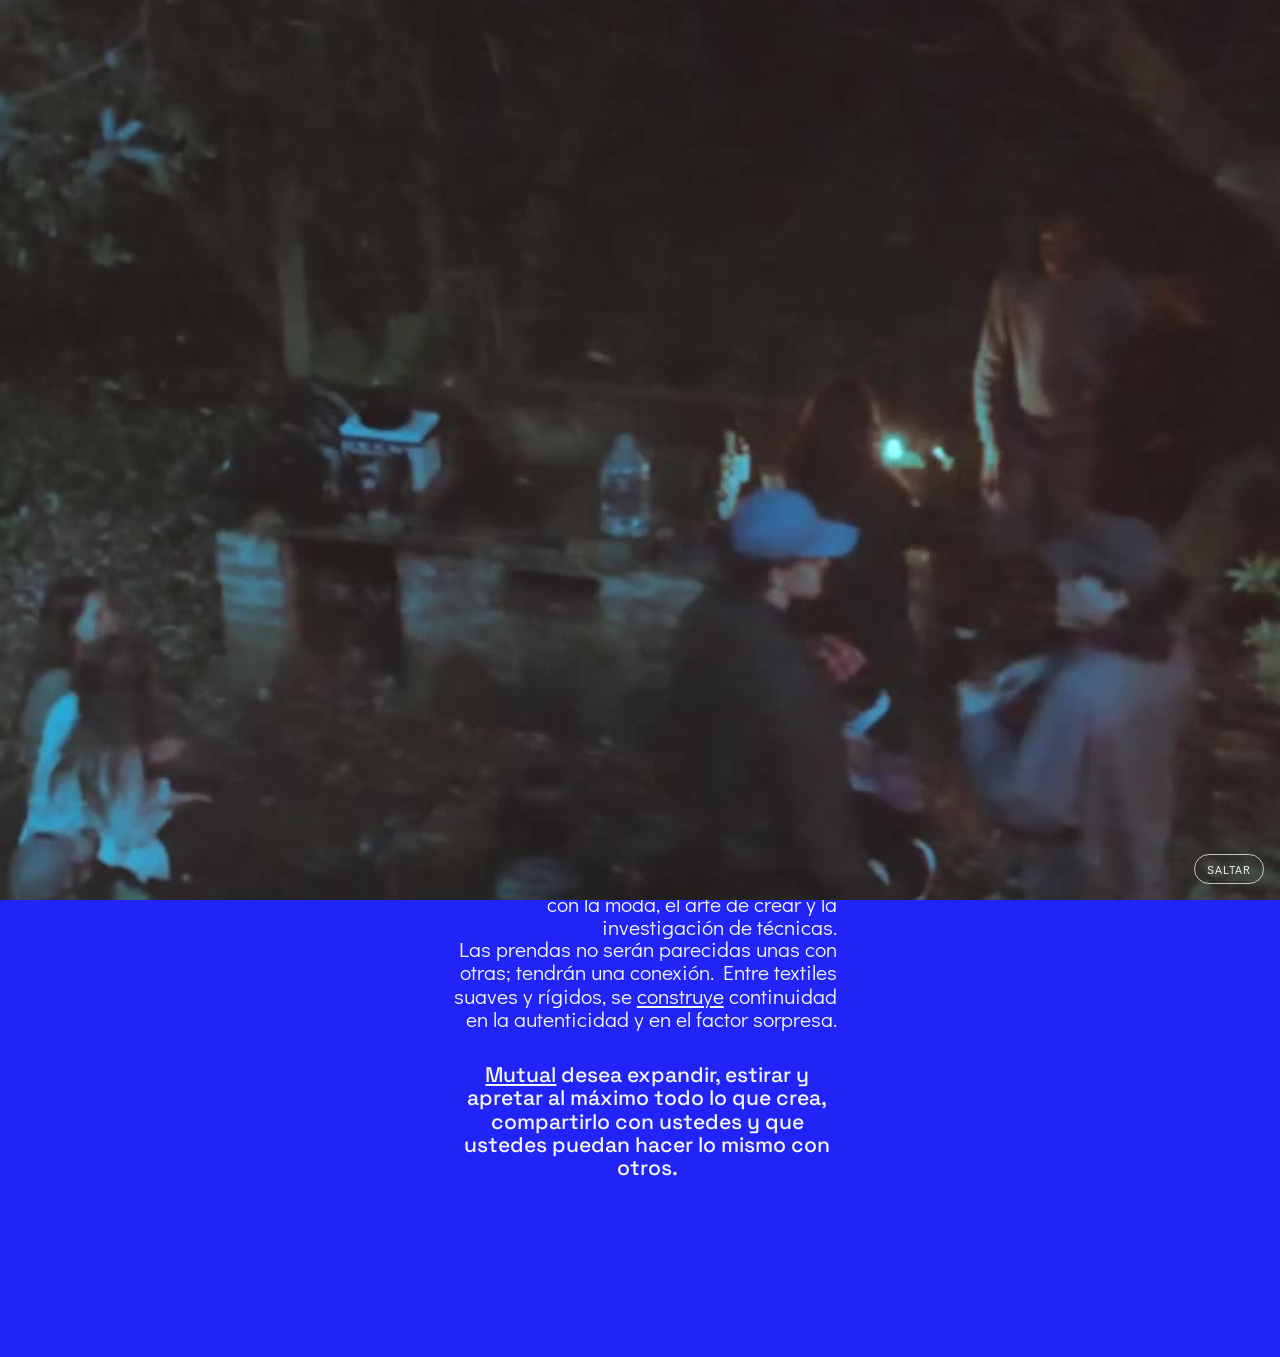
<file: ecosistema.html>
<!doctype html>
<html lang="es">
<head>
<meta charset="utf-8">
<meta name="viewport" content="width=device-width, initial-scale=1">
<title>Ecosistema — MUTUAL</title>
<meta name="description" content="MUTUAL — casa experimental y conceptual. Laboratorio de indumentaria. Piezas únicas hechas en Colombia.">
<meta property="og:title" content="Ecosistema — MUTUAL">
<meta property="og:description" content="MUTUAL — casa experimental y conceptual. Laboratorio de indumentaria. Piezas únicas hechas en Colombia.">
<meta property="og:type" content="website">
<meta name="theme-color" content="rgb(32,36,246)">
<link rel="icon" type="image/png" href="assets/favicon.png">
<link rel="preload" href="assets/fonts/didact-gothic-latin-400-normal.woff2" as="font" type="font/woff2" crossorigin>
<link rel="stylesheet" href="assets/site.css">
<script>(function(){function z(){var d=document.documentElement,w=d.clientWidth||innerWidth,p=w<768;d.classList.toggle('is-phone',p);d.style.setProperty('--z',Math.min(p?w/320:w/1028,3600/1028));}z();addEventListener('resize',z);})();</script>
</head>
<body style="background:rgb(32,36,246)" data-page="ecosistema">
<div id="intro" aria-label="MUTUAL"><video src="assets/video/ecosistema.mp4" poster="assets/video/ecosistema.jpg" muted playsinline autoplay></video><button class="skip" aria-label="Saltar">SALTAR</button></div><div class="lay desk" data-w="1028" style="--bg:rgb(32,36,246)"><div class="cv" style="width:1028px;height:1090px"><div class="pg" style="left:2px"><div class="w t" data-w="989fca4e6dee" style="left:353px;top:193px;width:316px;height:85px;z-index:302" data-anim="[{&quot;type&quot;:&quot;scroll&quot;,&quot;steps&quot;:[{&quot;duration&quot;:0,&quot;delay&quot;:0,&quot;acceleration&quot;:&quot;ease-both&quot;,&quot;use_move&quot;:false,&quot;use_opacity&quot;:true,&quot;use_rotate&quot;:false,&quot;use_scale&quot;:false,&quot;from_opacity&quot;:0,&quot;from_scale&quot;:100,&quot;from_rotate&quot;:0,&quot;opacity&quot;:100,&quot;scale&quot;:null,&quot;rotate&quot;:null,&quot;dx&quot;:null,&quot;dy&quot;:null,&quot;loop&quot;:null,&quot;start_point&quot;:&quot;bottom&quot;}],&quot;trigger&quot;:[],&quot;once&quot;:false,&quot;reset&quot;:false}]"><div class="in"><div class="b" style="line-height:17px;min-height:17px;text-align:left;font-family:'Georgia', 'MGlyph', serif;font-size:14px;font-style:italic;font-weight:400;color:rgba(34,34,34,0.50)">&#8203;</div><div class="b" style="line-height:17px;min-height:17px;text-align:left;font-family:'Georgia', 'MGlyph', serif;font-size:14px;font-style:italic;font-weight:400;color:rgba(34,34,34,0.50)">&#8203;</div><div class="b" style="line-height:17px;min-height:17px;text-align:left;font-family:'Georgia', 'MGlyph', serif;font-size:14px;font-style:italic;font-weight:400;color:rgba(34,34,34,0.50)">&#8203;</div><div class="b" style="line-height:17px;min-height:17px;text-align:left;font-family:'Georgia', 'MGlyph', serif;font-size:14px;font-style:italic;font-weight:400;color:rgba(34,34,34,0.50)"><span style="font-family:'Didact Gothic', 'MGlyph', sans-serif;font-size:17px;font-weight:400;font-style:normal;color:rgb(246,246,246);text-decoration:underline">Muta</span><span style="font-family:'Didact Gothic', 'MGlyph', sans-serif;font-size:17px;font-weight:400;font-style:normal;color:rgb(246,246,246);text-decoration:none"> sobre lo que permea a su paso: naturaleza, causas sociales y emociones.</span></div></div></div><div class="w t" data-w="b4b58f0c3343" style="left:354px;top:253px;width:316px;height:68px;z-index:303" data-anim="[{&quot;type&quot;:&quot;scroll&quot;,&quot;steps&quot;:[{&quot;duration&quot;:0,&quot;delay&quot;:0,&quot;acceleration&quot;:&quot;ease-both&quot;,&quot;use_move&quot;:false,&quot;use_opacity&quot;:true,&quot;use_rotate&quot;:false,&quot;use_scale&quot;:false,&quot;from_opacity&quot;:0,&quot;from_scale&quot;:100,&quot;from_rotate&quot;:0,&quot;opacity&quot;:100,&quot;scale&quot;:null,&quot;rotate&quot;:null,&quot;dx&quot;:null,&quot;dy&quot;:null,&quot;loop&quot;:null,&quot;start_point&quot;:&quot;center&quot;}],&quot;trigger&quot;:[],&quot;once&quot;:false,&quot;reset&quot;:false}]"><div class="in"><div class="b" style="line-height:17px;min-height:17px;text-align:left;font-family:'Georgia', 'MGlyph', serif;font-size:14px;font-style:italic;font-weight:400;color:rgba(34,34,34,0.50)">&#8203;</div><div class="b" style="line-height:17px;min-height:17px;text-align:left;font-family:'Georgia', 'MGlyph', serif;font-size:14px;font-style:italic;font-weight:400;color:rgba(34,34,34,0.50)"><span style="font-family:'Didact Gothic', 'MGlyph', sans-serif;font-size:17px;font-weight:400;font-style:normal;color:rgb(246,246,246)">
</span><span style="font-family:'Didact Gothic', 'MGlyph', sans-serif;font-size:17px;font-weight:400;font-style:normal;color:rgb(246,246,246);text-decoration:none">Es el movimiento y la fuerza liberada de </span><span style="font-family:'Didact Gothic', 'MGlyph', sans-serif;font-size:17px;font-weight:400;font-style:normal;color:rgb(246,246,246);text-decoration:underline">conversaciones</span><span style="font-family:'Didact Gothic', 'MGlyph', sans-serif;font-size:17px;font-weight:400;font-style:normal;color:rgb(246,246,246);text-decoration:none"> sobre la rigidez de género.</span></div></div></div><div class="w t" data-w="58860c73eed1" style="left:353px;top:311.83px;width:316px;height:119px;z-index:304" data-anim="[{&quot;type&quot;:&quot;scroll&quot;,&quot;steps&quot;:[{&quot;duration&quot;:0,&quot;delay&quot;:0,&quot;acceleration&quot;:&quot;ease-both&quot;,&quot;use_move&quot;:false,&quot;use_opacity&quot;:true,&quot;use_rotate&quot;:false,&quot;use_scale&quot;:false,&quot;from_opacity&quot;:0,&quot;from_scale&quot;:100,&quot;from_rotate&quot;:0,&quot;opacity&quot;:100,&quot;scale&quot;:null,&quot;rotate&quot;:null,&quot;dx&quot;:null,&quot;dy&quot;:null,&quot;loop&quot;:null,&quot;start_point&quot;:&quot;bottom&quot;}],&quot;trigger&quot;:[],&quot;once&quot;:false,&quot;reset&quot;:false}]"><div class="in"><div class="b" style="line-height:17px;min-height:17px;text-align:center;font-family:'Georgia', 'MGlyph', serif;font-size:14px;font-style:italic;font-weight:400;color:rgba(34,34,34,0.50)">&#8203;</div><div class="b" style="line-height:17px;min-height:17px;text-align:center;font-family:'Georgia', 'MGlyph', serif;font-size:14px;font-style:italic;font-weight:400;color:rgba(34,34,34,0.50)"><span style="font-family:'Didact Gothic', 'MGlyph', sans-serif;font-size:17px;font-weight:400;font-style:normal;color:rgb(246,246,246)">
</span></div><div class="b" style="line-height:17px;min-height:17px;text-align:center;font-family:'Georgia', 'MGlyph', serif;font-size:14px;font-style:italic;font-weight:400;color:rgba(34,34,34,0.50)">&#8203;</div><div class="b" style="line-height:17px;min-height:17px;text-align:center;font-family:'Georgia', 'MGlyph', serif;font-size:14px;font-style:italic;font-weight:400;color:rgba(34,34,34,0.50)"><span style="font-family:'Proto Sub', 'MGlyph', sans-serif;font-size:17px;font-weight:400;font-style:normal;color:rgb(246,246,246);text-decoration:none">Mutual entiende la mutación como respuesta creativa a la ajenidad: un </span><span style="font-family:'Proto Sub', 'MGlyph', sans-serif;font-size:17px;font-weight:400;font-style:normal;color:rgb(246,246,246);text-decoration:underline">laboratorio</span><span style="font-family:'Proto Sub', 'MGlyph', sans-serif;font-size:17px;font-weight:400;font-style:normal;color:rgb(246,246,246);text-decoration:none"> intuitivo de transformación.</span></div></div></div><div class="w t" data-w="989fca4f2bd7" style="left:354px;top:404.83px;width:316px;height:68px;z-index:305" data-anim="[{&quot;type&quot;:&quot;scroll&quot;,&quot;steps&quot;:[{&quot;duration&quot;:0,&quot;delay&quot;:0,&quot;acceleration&quot;:&quot;ease-both&quot;,&quot;use_move&quot;:false,&quot;use_opacity&quot;:true,&quot;use_rotate&quot;:false,&quot;use_scale&quot;:false,&quot;from_opacity&quot;:0,&quot;from_scale&quot;:100,&quot;from_rotate&quot;:0,&quot;opacity&quot;:100,&quot;scale&quot;:null,&quot;rotate&quot;:null,&quot;dx&quot;:null,&quot;dy&quot;:null,&quot;loop&quot;:null,&quot;start_point&quot;:&quot;bottom&quot;}],&quot;trigger&quot;:[],&quot;once&quot;:false,&quot;reset&quot;:false}]"><div class="in"><div class="b" style="line-height:17px;min-height:17px;text-align:right;font-family:'Georgia', 'MGlyph', serif;font-size:14px;font-style:italic;font-weight:400;color:rgba(34,34,34,0.50)">&#8203;</div><div class="b" style="line-height:17px;min-height:17px;text-align:right;font-family:'Georgia', 'MGlyph', serif;font-size:14px;font-style:italic;font-weight:400;color:rgba(34,34,34,0.50)"><span style="font-family:'Didact Gothic', 'MGlyph', sans-serif;font-size:17px;font-weight:400;font-style:normal;color:rgb(246,246,246)">
</span></div><div class="b" style="line-height:17px;min-height:17px;text-align:right;font-family:'Georgia', 'MGlyph', serif;font-size:14px;font-style:italic;font-weight:400;color:rgba(34,34,34,0.50)"><span style="font-family:'Didact Gothic', 'MGlyph', sans-serif;font-size:17px;font-weight:400;font-style:normal;color:rgb(246,246,246);text-decoration:underline">Aquí</span><span style="font-family:'Didact Gothic', 'MGlyph', sans-serif;font-size:17px;font-weight:400;font-style:normal;color:rgb(246,246,246);text-decoration:none">, la diferencia se transforma. La incomodidad se explora.</span></div></div></div><div class="w t" data-w="39775260584c" style="left:354px;top:446.83px;width:316px;height:68px;z-index:306" data-anim="[{&quot;type&quot;:&quot;scroll&quot;,&quot;steps&quot;:[{&quot;duration&quot;:0,&quot;delay&quot;:0,&quot;acceleration&quot;:&quot;ease-both&quot;,&quot;use_move&quot;:false,&quot;use_opacity&quot;:true,&quot;use_rotate&quot;:false,&quot;use_scale&quot;:false,&quot;from_opacity&quot;:0,&quot;from_scale&quot;:100,&quot;from_rotate&quot;:0,&quot;opacity&quot;:100,&quot;scale&quot;:null,&quot;rotate&quot;:null,&quot;dx&quot;:null,&quot;dy&quot;:null,&quot;loop&quot;:null,&quot;start_point&quot;:&quot;bottom&quot;}],&quot;trigger&quot;:[],&quot;once&quot;:false,&quot;reset&quot;:false}]"><div class="in"><div class="b" style="line-height:17px;min-height:17px;text-align:left;font-family:'Georgia', 'MGlyph', serif;font-size:14px;font-style:italic;font-weight:400;color:rgba(34,34,34,0.50)"><span style="font-family:'Didact Gothic', 'MGlyph', sans-serif;font-size:17px;font-weight:400;font-style:normal;color:rgb(246,246,246);text-decoration:none"> </span></div><div class="b" style="line-height:17px;min-height:17px;text-align:left;font-family:'Georgia', 'MGlyph', serif;font-size:14px;font-style:italic;font-weight:400;color:rgba(34,34,34,0.50)">&#8203;</div><div class="b" style="line-height:17px;min-height:17px;text-align:left;font-family:'Georgia', 'MGlyph', serif;font-size:14px;font-style:italic;font-weight:400;color:rgba(34,34,34,0.50)"><span style="font-family:'Didact Gothic', 'MGlyph', sans-serif;font-size:17px;font-weight:400;font-style:normal;color:rgb(246,246,246);text-decoration:none">El cuestionamiento es fuente de </span><span style="font-family:'Didact Gothic', 'MGlyph', sans-serif;font-size:17px;font-weight:400;font-style:normal;color:rgb(246,246,246);text-decoration:underline">expansión</span><span style="font-family:'Didact Gothic', 'MGlyph', sans-serif;font-size:17px;font-weight:400;font-style:normal;color:rgb(246,246,246);text-decoration:none">, de creación sensible.</span></div></div></div><div class="w t" data-w="3bd9ba0846c8" style="left:354px;top:491px;width:316px;height:102px;z-index:307" data-anim="[{&quot;type&quot;:&quot;scroll&quot;,&quot;steps&quot;:[{&quot;duration&quot;:0,&quot;delay&quot;:0,&quot;acceleration&quot;:&quot;ease-both&quot;,&quot;use_move&quot;:false,&quot;use_opacity&quot;:true,&quot;use_rotate&quot;:false,&quot;use_scale&quot;:false,&quot;from_opacity&quot;:0,&quot;from_scale&quot;:100,&quot;from_rotate&quot;:0,&quot;opacity&quot;:100,&quot;scale&quot;:null,&quot;rotate&quot;:null,&quot;dx&quot;:null,&quot;dy&quot;:null,&quot;loop&quot;:null,&quot;start_point&quot;:&quot;bottom&quot;}],&quot;trigger&quot;:[],&quot;once&quot;:false,&quot;reset&quot;:false}]"><div class="in"><div class="b" style="line-height:17px;min-height:17px;text-align:left;font-family:'Georgia', 'MGlyph', serif;font-size:14px;font-style:italic;font-weight:400;color:rgba(34,34,34,0.50)">&#8203;</div><div class="b" style="line-height:17px;min-height:17px;text-align:left;font-family:'Georgia', 'MGlyph', serif;font-size:14px;font-style:italic;font-weight:400;color:rgba(34,34,34,0.50)">&#8203;</div><div class="b" style="line-height:17px;min-height:17px;text-align:left;font-family:'Georgia', 'MGlyph', serif;font-size:14px;font-style:italic;font-weight:400;color:rgba(34,34,34,0.50)">&#8203;</div><div class="b" style="line-height:17px;min-height:17px;text-align:left;font-family:'Georgia', 'MGlyph', serif;font-size:14px;font-style:italic;font-weight:400;color:rgba(34,34,34,0.50)"><span style="font-family:'Didact Gothic', 'MGlyph', sans-serif;font-size:17px;font-weight:400;font-style:normal;color:rgb(246,246,246);text-decoration:none">Traemos a la mesa las raíces y la cultura colombiana, girando en un </span><span style="font-family:'Didact Gothic', 'MGlyph', sans-serif;font-size:17px;font-weight:400;font-style:normal;color:rgb(246,246,246);text-decoration:underline">entorno</span><span style="font-family:'Didact Gothic', 'MGlyph', sans-serif;font-size:17px;font-weight:400;font-style:normal;color:rgb(246,246,246);text-decoration:none"> múltiple y moldeable.</span></div></div></div><div class="w t" data-w="397752616d1d" style="left:354px;top:565px;width:316px;height:102px;z-index:308" data-anim="[{&quot;type&quot;:&quot;scroll&quot;,&quot;steps&quot;:[{&quot;duration&quot;:0,&quot;delay&quot;:0,&quot;acceleration&quot;:&quot;ease-both&quot;,&quot;use_move&quot;:false,&quot;use_opacity&quot;:true,&quot;use_rotate&quot;:false,&quot;use_scale&quot;:false,&quot;from_opacity&quot;:0,&quot;from_scale&quot;:100,&quot;from_rotate&quot;:0,&quot;opacity&quot;:100,&quot;scale&quot;:null,&quot;rotate&quot;:null,&quot;dx&quot;:null,&quot;dy&quot;:null,&quot;loop&quot;:null,&quot;start_point&quot;:&quot;bottom&quot;}],&quot;trigger&quot;:[],&quot;once&quot;:false,&quot;reset&quot;:false}]"><div class="in"><div class="b" style="line-height:17px;min-height:17px;text-align:left;font-family:'Georgia', 'MGlyph', serif;font-size:14px;font-style:italic;font-weight:400;color:rgba(34,34,34,0.50)">&#8203;</div><div class="b" style="line-height:17px;min-height:17px;text-align:left;font-family:'Georgia', 'MGlyph', serif;font-size:14px;font-style:italic;font-weight:400;color:rgba(34,34,34,0.50)"><span style="font-family:'Didact Gothic', 'MGlyph', sans-serif;font-size:17px;font-weight:400;font-style:normal;color:rgb(246,246,246)">
</span></div><div class="b" style="line-height:17px;min-height:17px;text-align:left;font-family:'Georgia', 'MGlyph', serif;font-size:14px;font-style:italic;font-weight:400;color:rgba(34,34,34,0.50)"><span style="font-family:'Didact Gothic', 'MGlyph', sans-serif;font-size:17px;font-weight:400;font-style:normal;color:rgb(246,246,246);text-decoration:none">Desde esta lógica, la prenda deja de ser un </span><span style="font-family:'Didact Gothic', 'MGlyph', sans-serif;font-size:17px;font-weight:400;font-style:normal;color:rgb(246,246,246);text-decoration:underline">objeto</span><span style="font-family:'Didact Gothic', 'MGlyph', sans-serif;font-size:17px;font-weight:400;font-style:normal;color:rgb(246,246,246);text-decoration:none"> estático para convertirse en una pieza dinámica que permite al usuario adaptarla, intervenirla y resignificarla.</span></div></div></div><div class="w t" data-w="e182f03928b9" style="left:354px;top:626.83px;width:316px;height:119px;z-index:309" data-anim="[{&quot;type&quot;:&quot;scroll&quot;,&quot;steps&quot;:[{&quot;duration&quot;:0,&quot;delay&quot;:0,&quot;acceleration&quot;:&quot;ease-both&quot;,&quot;use_move&quot;:false,&quot;use_opacity&quot;:true,&quot;use_rotate&quot;:false,&quot;use_scale&quot;:false,&quot;from_opacity&quot;:0,&quot;from_scale&quot;:100,&quot;from_rotate&quot;:0,&quot;opacity&quot;:100,&quot;scale&quot;:null,&quot;rotate&quot;:null,&quot;dx&quot;:null,&quot;dy&quot;:null,&quot;loop&quot;:null,&quot;start_point&quot;:&quot;bottom&quot;}],&quot;trigger&quot;:[],&quot;once&quot;:false,&quot;reset&quot;:false}]"><div class="in"><div class="b" style="line-height:17px;min-height:17px;text-align:right;font-family:'Georgia', 'MGlyph', serif;font-size:14px;font-style:italic;font-weight:400;color:rgba(34,34,34,0.50)">&#8203;</div><div class="b" style="line-height:17px;min-height:17px;text-align:right;font-family:'Georgia', 'MGlyph', serif;font-size:14px;font-style:italic;font-weight:400;color:rgba(34,34,34,0.50)"><span style="font-family:'Didact Gothic', 'MGlyph', sans-serif;font-size:17px;font-weight:400;font-style:normal;color:rgb(246,246,246)">
</span></div><div class="b" style="line-height:17px;min-height:17px;text-align:right;font-family:'Georgia', 'MGlyph', serif;font-size:14px;font-style:italic;font-weight:400;color:rgba(34,34,34,0.50)"><span style="font-family:'Didact Gothic', 'MGlyph', sans-serif;font-size:17px;font-weight:400;font-style:normal;color:rgb(246,246,246);text-decoration:none">

La ropa está </span><span style="font-family:'Didact Gothic', 'MGlyph', sans-serif;font-size:17px;font-weight:400;font-style:normal;color:rgb(246,246,246);text-decoration:underline">entrelazada</span><span style="font-family:'Didact Gothic', 'MGlyph', sans-serif;font-size:17px;font-weight:400;font-style:normal;color:rgb(246,246,246);text-decoration:none"> profundamente con la moda, el arte de crear y la investigación de técnicas.</span></div></div></div><div class="w t" data-w="3fc4138210d6" style="left:354px;top:701.83px;width:316px;height:119px;z-index:310" data-anim="[{&quot;type&quot;:&quot;scroll&quot;,&quot;steps&quot;:[{&quot;duration&quot;:0,&quot;delay&quot;:0,&quot;acceleration&quot;:&quot;ease-both&quot;,&quot;use_move&quot;:false,&quot;use_opacity&quot;:true,&quot;use_rotate&quot;:false,&quot;use_scale&quot;:false,&quot;from_opacity&quot;:0,&quot;from_scale&quot;:100,&quot;from_rotate&quot;:0,&quot;opacity&quot;:100,&quot;scale&quot;:null,&quot;rotate&quot;:null,&quot;dx&quot;:null,&quot;dy&quot;:null,&quot;loop&quot;:null,&quot;start_point&quot;:&quot;bottom&quot;}],&quot;trigger&quot;:[],&quot;once&quot;:false,&quot;reset&quot;:false}]"><div class="in"><div class="b" style="line-height:17px;min-height:17px;text-align:right;font-family:'Georgia', 'MGlyph', serif;font-size:14px;font-style:italic;font-weight:400;color:rgba(34,34,34,0.50)">&#8203;</div><div class="b" style="line-height:17px;min-height:17px;text-align:right;font-family:'Georgia', 'MGlyph', serif;font-size:14px;font-style:italic;font-weight:400;color:rgba(34,34,34,0.50)"><span style="font-family:'Didact Gothic', 'MGlyph', sans-serif;font-size:17px;font-weight:400;font-style:normal;color:rgb(246,246,246)">
</span></div><div class="b" style="line-height:17px;min-height:17px;text-align:right;font-family:'Georgia', 'MGlyph', serif;font-size:14px;font-style:italic;font-weight:400;color:rgba(34,34,34,0.50)">&#8203;</div><div class="b" style="line-height:17px;min-height:17px;text-align:right;font-family:'Georgia', 'MGlyph', serif;font-size:14px;font-style:italic;font-weight:400;color:rgba(34,34,34,0.50)"><span style="font-family:'Didact Gothic', 'MGlyph', sans-serif;font-size:17px;font-weight:400;font-style:normal;color:rgb(246,246,246);text-decoration:none">Las prendas no serán parecidas unas con otras; tendrán una conexión. Entre textiles suaves y rígidos, se </span><span style="font-family:'Didact Gothic', 'MGlyph', sans-serif;font-size:17px;font-weight:400;font-style:normal;color:rgb(246,246,246);text-decoration:underline">construye</span><span style="font-family:'Didact Gothic', 'MGlyph', sans-serif;font-size:17px;font-weight:400;font-style:normal;color:rgb(246,246,246);text-decoration:none"> continuidad en la autenticidad y en el factor sorpresa.</span></div></div></div><div class="w t" data-w="87bb2a9d5ea9" style="left:360px;top:786.83px;width:316px;height:136px;z-index:311" data-anim="[{&quot;type&quot;:&quot;scroll&quot;,&quot;steps&quot;:[{&quot;duration&quot;:0,&quot;delay&quot;:0,&quot;acceleration&quot;:&quot;ease-both&quot;,&quot;use_move&quot;:false,&quot;use_opacity&quot;:true,&quot;use_rotate&quot;:false,&quot;use_scale&quot;:false,&quot;from_opacity&quot;:0,&quot;from_scale&quot;:100,&quot;from_rotate&quot;:0,&quot;opacity&quot;:100,&quot;scale&quot;:null,&quot;rotate&quot;:null,&quot;dx&quot;:null,&quot;dy&quot;:null,&quot;loop&quot;:null,&quot;start_point&quot;:&quot;bottom&quot;}],&quot;trigger&quot;:[],&quot;once&quot;:false,&quot;reset&quot;:false}]"><div class="in"><div class="b" style="line-height:17px;min-height:17px;text-align:center;font-family:'Georgia', 'MGlyph', serif;font-size:14px;font-style:italic;font-weight:400;color:rgba(34,34,34,0.50)">&#8203;</div><div class="b" style="line-height:17px;min-height:17px;text-align:center;font-family:'Georgia', 'MGlyph', serif;font-size:14px;font-style:italic;font-weight:400;color:rgba(34,34,34,0.50)">&#8203;</div><div class="b" style="line-height:17px;min-height:17px;text-align:center;font-family:'Georgia', 'MGlyph', serif;font-size:14px;font-style:italic;font-weight:400;color:rgba(34,34,34,0.50)">&#8203;</div><div class="b" style="line-height:17px;min-height:17px;text-align:center;font-family:'Georgia', 'MGlyph', serif;font-size:14px;font-style:italic;font-weight:400;color:rgba(34,34,34,0.50)">&#8203;</div><div class="b" style="line-height:17px;min-height:17px;text-align:center;font-family:'Georgia', 'MGlyph', serif;font-size:14px;font-style:italic;font-weight:400;color:rgba(34,34,34,0.50)"><span style="font-family:'Proto Sub', 'MGlyph', sans-serif;font-size:17px;font-weight:400;font-style:normal;color:rgb(246,246,246);text-decoration:underline">Mutual</span><span style="font-family:'Proto Sub', 'MGlyph', sans-serif;font-size:17px;font-weight:400;font-style:normal;color:rgb(246,246,246);text-decoration:none"> desea expandir, estirar y apretar al máximo todo lo que crea, compartirlo con ustedes y que ustedes puedan hacer lo mismo con otros.</span></div></div></div><div class="w t" data-w="e182f03b2b97" style="left:353px;top:149px;width:316px;height:85px;z-index:301"><div class="in"><div class="b" style="line-height:17px;min-height:17px;text-align:left;font-family:'Georgia', 'MGlyph', serif;font-size:14px;font-style:italic;font-weight:400;color:rgba(34,34,34,0.50)">&#8203;</div><div class="b" style="line-height:17px;min-height:17px;text-align:left;font-family:'Georgia', 'MGlyph', serif;font-size:14px;font-style:italic;font-weight:400;color:rgba(34,34,34,0.50)"><span style="font-family:'Didact Gothic', 'MGlyph', sans-serif;font-size:17px;font-weight:400;font-style:normal;color:rgb(246,246,246)">
</span></div><div class="b" style="line-height:17px;min-height:17px;text-align:left;font-family:'Georgia', 'MGlyph', serif;font-size:14px;font-style:italic;font-weight:400;color:rgba(34,34,34,0.50)"><span style="font-family:'Didact Gothic', 'MGlyph', sans-serif;font-size:17px;font-weight:400;font-style:normal;color:rgb(246,246,246);text-decoration:none">MUTUAL es una </span><span style="font-family:'Didact Gothic', 'MGlyph', sans-serif;font-size:17px;font-weight:400;font-style:normal;color:rgb(246,246,246);text-decoration:underline">casa</span><span style="font-family:'Didact Gothic', 'MGlyph', sans-serif;font-size:17px;font-weight:400;font-style:normal;color:rgb(246,246,246);text-decoration:none"> de indumentaria experimental entendiendo las piezas como estructuras mutables...</span></div></div></div><div class="w t" data-w="f81d9bb663e4" style="left:62px;top:175px;width:44px;height:18px;z-index:312"><div class="in"><div class="b" style="line-height:18px;min-height:18px;text-align:left;font-family:'Georgia', 'MGlyph', serif;font-size:14px;font-style:italic;font-weight:400;color:rgba(34,34,34,0.50)"><a href="index.html" class="ls-5a0d7a5a"><span style="font-family:'Didact Gothic', 'MGlyph', sans-serif;font-size:18px;font-weight:400;font-style:normal;color:rgb(34,34,34)">Back</span></a></div></div></div><div class="w hs fx" data-w="c663c1878765" style="position:fixed;right:125px;top:50px;width:30px;height:30px;z-index:322"><button class="in pin" aria-label="Menú" style="--pc:rgb(255,0,0)"><svg viewBox="0 0 30 30" width="100%" height="100%"><rect x="3" y="6" width="24" height="3" rx="1.5"/><rect x="3" y="13.5" width="24" height="3" rx="1.5"/><rect x="3" y="21" width="24" height="3" rx="1.5"/></svg></button></div><div class="tip fxt" style="right:377.621875px;top:81.553125px;width:352px;height:371px;background:rgba(255,0,0,0.85);border-radius:19px;box-shadow:0 10px 40px rgba(0,0,0,.25);"><div class="w t menu" data-w="882a55afdfe8" style="left:0px;top:19.5px;width:352px;height:371px;z-index:1"><div class="in"><div class="b" style="line-height:21px;min-height:21px;text-align:center;padding-top:16px;padding-bottom:16px;padding-left:16px;padding-right:16px;font-family:'Georgia', 'MGlyph', serif;font-size:14px;font-style:italic;font-weight:400;color:rgba(34,34,34,0.50)"><a href="index.html" class="ls-49cf2f43"><span style="font-family:'League Gothic', 'MGlyph', sans-serif;font-size:21px;font-weight:400;font-style:normal;color:rgb(34,34,34)">MUTUAL</span></a></div><div class="b" style="line-height:21px;min-height:21px;text-align:center;padding-top:16px;padding-bottom:16px;padding-left:16px;padding-right:16px;font-family:'Georgia', 'MGlyph', serif;font-size:14px;font-style:italic;font-weight:400;color:rgba(34,34,34,0.50)"><a href="ecosistema.html"><span style="font-family:'League Gothic', 'MGlyph', sans-serif;font-size:21px;font-weight:400;font-style:normal;color:rgb(34,34,34)">ECOSISTEMA</span></a></div><div class="b" style="line-height:21px;min-height:21px;text-align:center;padding-top:16px;padding-bottom:16px;padding-left:16px;padding-right:16px;font-family:'Georgia', 'MGlyph', serif;font-size:14px;font-style:italic;font-weight:400;color:rgba(34,34,34,0.50)"><a href="piezas.html" class="ls-49cf2f43"><span style="font-family:'League Gothic', 'MGlyph', sans-serif;font-size:21px;font-weight:400;font-style:normal;color:rgb(34,34,34)">PIEZAS</span></a></div><div class="b" style="line-height:21px;min-height:21px;text-align:center;padding-top:16px;padding-bottom:16px;padding-left:16px;padding-right:16px;font-family:'Georgia', 'MGlyph', serif;font-size:14px;font-style:italic;font-weight:400;color:rgba(34,34,34,0.50)"><a href="archivo.html" class="ls-49cf2f43"><span style="font-family:'League Gothic', 'MGlyph', sans-serif;font-size:21px;font-weight:400;font-style:normal;color:rgb(34,34,34)">ARCHIVO</span></a></div><div class="b" style="line-height:21px;min-height:21px;text-align:center;padding-top:16px;padding-bottom:16px;padding-left:16px;padding-right:16px;font-family:'Georgia', 'MGlyph', serif;font-size:14px;font-style:italic;font-weight:400;color:rgba(34,34,34,0.50)"><a href="procesos.html" class="ls-49cf2f43"><span style="font-family:'League Gothic', 'MGlyph', sans-serif;font-size:21px;font-weight:400;font-style:normal;color:rgb(34,34,34)">PROCESOS</span></a></div><div class="b" style="line-height:21px;min-height:21px;text-align:center;padding-top:16px;padding-bottom:16px;padding-left:16px;padding-right:16px;font-family:'Georgia', 'MGlyph', serif;font-size:14px;font-style:italic;font-weight:400;color:rgba(34,34,34,0.50)"><a href="index.html" class="ls-49cf2f43"><span style="font-family:'League Gothic', 'MGlyph', sans-serif;font-size:21px;font-weight:400;font-style:normal;color:rgb(34,34,34)">SIN REPLICA</span></a></div></div></div></div><div class="w" data-w="ecosistema01" style="left:62px;top:215px;width:250px;height:444px;z-index:330"><div class="in vid"><video data-src="assets/video/ecosistema.mp4" poster="assets/video/ecosistema.jpg" muted playsinline preload="none" loop data-auto data-sound></video><button class="snd" aria-label="Activar sonido">SONIDO</button></div></div></div></div></div><div class="lay phone" data-w="320" style="--bg:rgb(32,36,246)"><div class="cv" style="width:320px;height:1682px"><div class="pg" style="left:0px"><div class="w t" data-w="989fca4e6dee" style="left:6px;top:732px;width:316px;height:75px;z-index:301" data-anim="[{&quot;type&quot;:&quot;scroll&quot;,&quot;steps&quot;:[{&quot;duration&quot;:0,&quot;delay&quot;:0,&quot;acceleration&quot;:&quot;ease-both&quot;,&quot;use_move&quot;:false,&quot;use_opacity&quot;:true,&quot;use_rotate&quot;:false,&quot;use_scale&quot;:false,&quot;from_opacity&quot;:0,&quot;from_scale&quot;:100,&quot;from_rotate&quot;:0,&quot;opacity&quot;:100,&quot;scale&quot;:null,&quot;rotate&quot;:null,&quot;dx&quot;:null,&quot;dy&quot;:null,&quot;loop&quot;:null,&quot;start_point&quot;:&quot;bottom&quot;}],&quot;trigger&quot;:[],&quot;once&quot;:false,&quot;reset&quot;:false}]"><div class="in"><div class="b" style="line-height:15px;min-height:15px;text-align:left;font-family:'Georgia', 'MGlyph', serif;font-size:14px;font-style:italic;font-weight:400;color:rgba(34,34,34,0.50)">&#8203;</div><div class="b" style="line-height:15px;min-height:15px;text-align:left;font-family:'Georgia', 'MGlyph', serif;font-size:14px;font-style:italic;font-weight:400;color:rgba(34,34,34,0.50)">&#8203;</div><div class="b" style="line-height:15px;min-height:15px;text-align:left;font-family:'Georgia', 'MGlyph', serif;font-size:14px;font-style:italic;font-weight:400;color:rgba(34,34,34,0.50)">&#8203;</div><div class="b" style="line-height:15px;min-height:15px;text-align:left;font-family:'Georgia', 'MGlyph', serif;font-size:14px;font-style:italic;font-weight:400;color:rgba(34,34,34,0.50)"><span style="font-family:'Didact Gothic', 'MGlyph', sans-serif;font-size:15px;font-weight:400;font-style:normal;color:rgb(246,246,246);text-decoration:underline">Muta</span><span style="font-family:'Didact Gothic', 'MGlyph', sans-serif;font-size:15px;font-weight:400;font-style:normal;color:rgb(246,246,246);text-decoration:none"> sobre lo que permea a su paso: naturaleza, causas sociales y emociones.</span></div></div></div><div class="w t" data-w="b4b58f0c3343" style="left:6px;top:822px;width:316px;height:60px;z-index:302" data-anim="[{&quot;type&quot;:&quot;scroll&quot;,&quot;steps&quot;:[{&quot;duration&quot;:0,&quot;delay&quot;:0,&quot;acceleration&quot;:&quot;ease-both&quot;,&quot;use_move&quot;:false,&quot;use_opacity&quot;:true,&quot;use_rotate&quot;:false,&quot;use_scale&quot;:false,&quot;from_opacity&quot;:0,&quot;from_scale&quot;:100,&quot;from_rotate&quot;:0,&quot;opacity&quot;:100,&quot;scale&quot;:null,&quot;rotate&quot;:null,&quot;dx&quot;:null,&quot;dy&quot;:null,&quot;loop&quot;:null,&quot;start_point&quot;:&quot;center&quot;}],&quot;trigger&quot;:[],&quot;once&quot;:false,&quot;reset&quot;:false}]"><div class="in"><div class="b" style="line-height:15px;min-height:15px;text-align:left;font-family:'Georgia', 'MGlyph', serif;font-size:14px;font-style:italic;font-weight:400;color:rgba(34,34,34,0.50)">&#8203;</div><div class="b" style="line-height:15px;min-height:15px;text-align:left;font-family:'Georgia', 'MGlyph', serif;font-size:14px;font-style:italic;font-weight:400;color:rgba(34,34,34,0.50)"><span style="font-family:'Didact Gothic', 'MGlyph', sans-serif;font-size:15px;font-weight:400;font-style:normal;color:rgb(246,246,246)">
</span><span style="font-family:'Didact Gothic', 'MGlyph', sans-serif;font-size:15px;font-weight:400;font-style:normal;color:rgb(246,246,246);text-decoration:none">Es el movimiento y la fuerza liberada de </span><span style="font-family:'Didact Gothic', 'MGlyph', sans-serif;font-size:15px;font-weight:400;font-style:normal;color:rgb(246,246,246);text-decoration:underline">conversaciones</span><span style="font-family:'Didact Gothic', 'MGlyph', sans-serif;font-size:15px;font-weight:400;font-style:normal;color:rgb(246,246,246);text-decoration:none"> sobre la rigidez de género.</span></div></div></div><div class="w t" data-w="58860c73eed1" style="left:-2px;top:896px;width:316px;height:90px;z-index:303" data-anim="[{&quot;type&quot;:&quot;scroll&quot;,&quot;steps&quot;:[{&quot;duration&quot;:0,&quot;delay&quot;:0,&quot;acceleration&quot;:&quot;ease-both&quot;,&quot;use_move&quot;:false,&quot;use_opacity&quot;:true,&quot;use_rotate&quot;:false,&quot;use_scale&quot;:false,&quot;from_opacity&quot;:0,&quot;from_scale&quot;:100,&quot;from_rotate&quot;:0,&quot;opacity&quot;:100,&quot;scale&quot;:null,&quot;rotate&quot;:null,&quot;dx&quot;:null,&quot;dy&quot;:null,&quot;loop&quot;:null,&quot;start_point&quot;:&quot;bottom&quot;}],&quot;trigger&quot;:[],&quot;once&quot;:false,&quot;reset&quot;:false}]"><div class="in"><div class="b" style="line-height:15px;min-height:15px;text-align:center;font-family:'Georgia', 'MGlyph', serif;font-size:14px;font-style:italic;font-weight:400;color:rgba(34,34,34,0.50)">&#8203;</div><div class="b" style="line-height:15px;min-height:15px;text-align:center;font-family:'Georgia', 'MGlyph', serif;font-size:14px;font-style:italic;font-weight:400;color:rgba(34,34,34,0.50)"><span style="font-family:'Didact Gothic', 'MGlyph', sans-serif;font-size:15px;font-weight:400;font-style:normal;color:rgb(246,246,246)">
</span></div><div class="b" style="line-height:15px;min-height:15px;text-align:center;font-family:'Georgia', 'MGlyph', serif;font-size:14px;font-style:italic;font-weight:400;color:rgba(34,34,34,0.50)">&#8203;</div><div class="b" style="line-height:15px;min-height:15px;text-align:center;font-family:'Georgia', 'MGlyph', serif;font-size:14px;font-style:italic;font-weight:400;color:rgba(34,34,34,0.50)"><span style="font-family:'Proto Sub', 'MGlyph', sans-serif;font-size:15px;font-weight:400;font-style:normal;color:rgb(246,246,246);text-decoration:none">Mutual entiende la mutación como respuesta creativa a la ajenidad: un </span><span style="font-family:'Proto Sub', 'MGlyph', sans-serif;font-size:15px;font-weight:400;font-style:normal;color:rgb(246,246,246);text-decoration:underline">laboratorio</span><span style="font-family:'Proto Sub', 'MGlyph', sans-serif;font-size:15px;font-weight:400;font-style:normal;color:rgb(246,246,246);text-decoration:none"> intuitivo de transformación.</span></div></div></div><div class="w t" data-w="989fca4f2bd7" style="left:-74px;top:994px;width:316px;height:60px;z-index:304" data-anim="[{&quot;type&quot;:&quot;scroll&quot;,&quot;steps&quot;:[{&quot;duration&quot;:0,&quot;delay&quot;:0,&quot;acceleration&quot;:&quot;ease-both&quot;,&quot;use_move&quot;:false,&quot;use_opacity&quot;:true,&quot;use_rotate&quot;:false,&quot;use_scale&quot;:false,&quot;from_opacity&quot;:0,&quot;from_scale&quot;:100,&quot;from_rotate&quot;:0,&quot;opacity&quot;:100,&quot;scale&quot;:null,&quot;rotate&quot;:null,&quot;dx&quot;:null,&quot;dy&quot;:null,&quot;loop&quot;:null,&quot;start_point&quot;:&quot;bottom&quot;}],&quot;trigger&quot;:[],&quot;once&quot;:false,&quot;reset&quot;:false}]"><div class="in"><div class="b" style="line-height:15px;min-height:15px;text-align:right;font-family:'Georgia', 'MGlyph', serif;font-size:14px;font-style:italic;font-weight:400;color:rgba(34,34,34,0.50)">&#8203;</div><div class="b" style="line-height:15px;min-height:15px;text-align:right;font-family:'Georgia', 'MGlyph', serif;font-size:14px;font-style:italic;font-weight:400;color:rgba(34,34,34,0.50)"><span style="font-family:'Didact Gothic', 'MGlyph', sans-serif;font-size:15px;font-weight:400;font-style:normal;color:rgb(246,246,246)">
</span></div><div class="b" style="line-height:15px;min-height:15px;text-align:right;font-family:'Georgia', 'MGlyph', serif;font-size:14px;font-style:italic;font-weight:400;color:rgba(34,34,34,0.50)"><span style="font-family:'Didact Gothic', 'MGlyph', sans-serif;font-size:15px;font-weight:400;font-style:normal;color:rgb(246,246,246);text-decoration:underline">Aquí</span><span style="font-family:'Didact Gothic', 'MGlyph', sans-serif;font-size:15px;font-weight:400;font-style:normal;color:rgb(246,246,246);text-decoration:none">, la diferencia se transforma. La incomodidad se explora.</span></div></div></div><div class="w t" data-w="39775260584c" style="left:6px;top:1054px;width:316px;height:60px;z-index:305" data-anim="[{&quot;type&quot;:&quot;scroll&quot;,&quot;steps&quot;:[{&quot;duration&quot;:0,&quot;delay&quot;:0,&quot;acceleration&quot;:&quot;ease-both&quot;,&quot;use_move&quot;:false,&quot;use_opacity&quot;:true,&quot;use_rotate&quot;:false,&quot;use_scale&quot;:false,&quot;from_opacity&quot;:0,&quot;from_scale&quot;:100,&quot;from_rotate&quot;:0,&quot;opacity&quot;:100,&quot;scale&quot;:null,&quot;rotate&quot;:null,&quot;dx&quot;:null,&quot;dy&quot;:null,&quot;loop&quot;:null,&quot;start_point&quot;:&quot;bottom&quot;}],&quot;trigger&quot;:[],&quot;once&quot;:false,&quot;reset&quot;:false}]"><div class="in"><div class="b" style="line-height:15px;min-height:15px;text-align:left;font-family:'Georgia', 'MGlyph', serif;font-size:14px;font-style:italic;font-weight:400;color:rgba(34,34,34,0.50)"><span style="font-family:'Didact Gothic', 'MGlyph', sans-serif;font-size:14px;font-weight:400;font-style:normal;color:rgb(246,246,246);text-decoration:none"> </span></div><div class="b" style="line-height:15px;min-height:15px;text-align:left;font-family:'Georgia', 'MGlyph', serif;font-size:14px;font-style:italic;font-weight:400;color:rgba(34,34,34,0.50)">&#8203;</div><div class="b" style="line-height:15px;min-height:15px;text-align:left;font-family:'Georgia', 'MGlyph', serif;font-size:14px;font-style:italic;font-weight:400;color:rgba(34,34,34,0.50)"><span style="font-family:'Didact Gothic', 'MGlyph', sans-serif;font-size:14px;font-weight:400;font-style:normal;color:rgb(246,246,246);text-decoration:none">El cuestionamiento es fuente de </span><span style="font-family:'Didact Gothic', 'MGlyph', sans-serif;font-size:14px;font-weight:400;font-style:normal;color:rgb(246,246,246);text-decoration:underline">expansión</span><span style="font-family:'Didact Gothic', 'MGlyph', sans-serif;font-size:14px;font-weight:400;font-style:normal;color:rgb(246,246,246);text-decoration:none">, de creación sensible.</span></div></div></div><div class="w t" data-w="3bd9ba0846c8" style="left:6px;top:1094px;width:316px;height:90px;z-index:306" data-anim="[{&quot;type&quot;:&quot;scroll&quot;,&quot;steps&quot;:[{&quot;duration&quot;:0,&quot;delay&quot;:0,&quot;acceleration&quot;:&quot;ease-both&quot;,&quot;use_move&quot;:false,&quot;use_opacity&quot;:true,&quot;use_rotate&quot;:false,&quot;use_scale&quot;:false,&quot;from_opacity&quot;:0,&quot;from_scale&quot;:100,&quot;from_rotate&quot;:0,&quot;opacity&quot;:100,&quot;scale&quot;:null,&quot;rotate&quot;:null,&quot;dx&quot;:null,&quot;dy&quot;:null,&quot;loop&quot;:null,&quot;start_point&quot;:&quot;bottom&quot;}],&quot;trigger&quot;:[],&quot;once&quot;:false,&quot;reset&quot;:false}]"><div class="in"><div class="b" style="line-height:15px;min-height:15px;text-align:left;font-family:'Georgia', 'MGlyph', serif;font-size:14px;font-style:italic;font-weight:400;color:rgba(34,34,34,0.50)">&#8203;</div><div class="b" style="line-height:15px;min-height:15px;text-align:left;font-family:'Georgia', 'MGlyph', serif;font-size:14px;font-style:italic;font-weight:400;color:rgba(34,34,34,0.50)">&#8203;</div><div class="b" style="line-height:15px;min-height:15px;text-align:left;font-family:'Georgia', 'MGlyph', serif;font-size:14px;font-style:italic;font-weight:400;color:rgba(34,34,34,0.50)">&#8203;</div><div class="b" style="line-height:15px;min-height:15px;text-align:left;font-family:'Georgia', 'MGlyph', serif;font-size:14px;font-style:italic;font-weight:400;color:rgba(34,34,34,0.50)"><span style="font-family:'Didact Gothic', 'MGlyph', sans-serif;font-size:15px;font-weight:400;font-style:normal;color:rgb(246,246,246);text-decoration:none">Traemos a la mesa las raíces y la cultura colombiana, girando en un </span><span style="font-family:'Didact Gothic', 'MGlyph', sans-serif;font-size:15px;font-weight:400;font-style:normal;color:rgb(246,246,246);text-decoration:underline">entorno</span><span style="font-family:'Didact Gothic', 'MGlyph', sans-serif;font-size:15px;font-weight:400;font-style:normal;color:rgb(246,246,246);text-decoration:none"> múltiple y moldeable.</span></div></div></div><div class="w t" data-w="397752616d1d" style="left:6px;top:1184px;width:316px;height:90px;z-index:307" data-anim="[{&quot;type&quot;:&quot;scroll&quot;,&quot;steps&quot;:[{&quot;duration&quot;:0,&quot;delay&quot;:0,&quot;acceleration&quot;:&quot;ease-both&quot;,&quot;use_move&quot;:false,&quot;use_opacity&quot;:true,&quot;use_rotate&quot;:false,&quot;use_scale&quot;:false,&quot;from_opacity&quot;:0,&quot;from_scale&quot;:100,&quot;from_rotate&quot;:0,&quot;opacity&quot;:100,&quot;scale&quot;:null,&quot;rotate&quot;:null,&quot;dx&quot;:null,&quot;dy&quot;:null,&quot;loop&quot;:null,&quot;start_point&quot;:&quot;bottom&quot;}],&quot;trigger&quot;:[],&quot;once&quot;:false,&quot;reset&quot;:false}]"><div class="in"><div class="b" style="line-height:15px;min-height:15px;text-align:left;font-family:'Georgia', 'MGlyph', serif;font-size:14px;font-style:italic;font-weight:400;color:rgba(34,34,34,0.50)">&#8203;</div><div class="b" style="line-height:15px;min-height:15px;text-align:left;font-family:'Georgia', 'MGlyph', serif;font-size:14px;font-style:italic;font-weight:400;color:rgba(34,34,34,0.50)"><span style="font-family:'Didact Gothic', 'MGlyph', sans-serif;font-size:15px;font-weight:400;font-style:normal;color:rgb(246,246,246)">
</span></div><div class="b" style="line-height:15px;min-height:15px;text-align:left;font-family:'Georgia', 'MGlyph', serif;font-size:14px;font-style:italic;font-weight:400;color:rgba(34,34,34,0.50)"><span style="font-family:'Didact Gothic', 'MGlyph', sans-serif;font-size:15px;font-weight:400;font-style:normal;color:rgb(246,246,246);text-decoration:none">Desde esta lógica, la prenda deja de ser un </span><span style="font-family:'Didact Gothic', 'MGlyph', sans-serif;font-size:15px;font-weight:400;font-style:normal;color:rgb(246,246,246);text-decoration:underline">objeto</span><span style="font-family:'Didact Gothic', 'MGlyph', sans-serif;font-size:15px;font-weight:400;font-style:normal;color:rgb(246,246,246);text-decoration:none"> estático para convertirse en una pieza dinámica que permite al usuario adaptarla, intervenirla y resignificarla.</span></div></div></div><div class="w t" data-w="e182f03928b9" style="left:-10px;top:1258px;width:316px;height:105px;z-index:308" data-anim="[{&quot;type&quot;:&quot;scroll&quot;,&quot;steps&quot;:[{&quot;duration&quot;:0,&quot;delay&quot;:0,&quot;acceleration&quot;:&quot;ease-both&quot;,&quot;use_move&quot;:false,&quot;use_opacity&quot;:true,&quot;use_rotate&quot;:false,&quot;use_scale&quot;:false,&quot;from_opacity&quot;:0,&quot;from_scale&quot;:100,&quot;from_rotate&quot;:0,&quot;opacity&quot;:100,&quot;scale&quot;:null,&quot;rotate&quot;:null,&quot;dx&quot;:null,&quot;dy&quot;:null,&quot;loop&quot;:null,&quot;start_point&quot;:&quot;bottom&quot;}],&quot;trigger&quot;:[],&quot;once&quot;:false,&quot;reset&quot;:false}]"><div class="in"><div class="b" style="line-height:15px;min-height:15px;text-align:right;font-family:'Georgia', 'MGlyph', serif;font-size:14px;font-style:italic;font-weight:400;color:rgba(34,34,34,0.50)">&#8203;</div><div class="b" style="line-height:15px;min-height:15px;text-align:right;font-family:'Georgia', 'MGlyph', serif;font-size:14px;font-style:italic;font-weight:400;color:rgba(34,34,34,0.50)"><span style="font-family:'Didact Gothic', 'MGlyph', sans-serif;font-size:15px;font-weight:400;font-style:normal;color:rgb(246,246,246)">
</span></div><div class="b" style="line-height:15px;min-height:15px;text-align:right;font-family:'Georgia', 'MGlyph', serif;font-size:14px;font-style:italic;font-weight:400;color:rgba(34,34,34,0.50)"><span style="font-family:'Didact Gothic', 'MGlyph', sans-serif;font-size:15px;font-weight:400;font-style:normal;color:rgb(246,246,246);text-decoration:none">

La ropa está </span><span style="font-family:'Didact Gothic', 'MGlyph', sans-serif;font-size:15px;font-weight:400;font-style:normal;color:rgb(246,246,246);text-decoration:underline">entrelazada</span><span style="font-family:'Didact Gothic', 'MGlyph', sans-serif;font-size:15px;font-weight:400;font-style:normal;color:rgb(246,246,246);text-decoration:none"> profundamente con la moda, el arte de crear y la investigación de técnicas.</span></div></div></div><div class="w t" data-w="3fc4138210d6" style="left:-10px;top:1346px;width:316px;height:105px;z-index:309" data-anim="[{&quot;type&quot;:&quot;scroll&quot;,&quot;steps&quot;:[{&quot;duration&quot;:0,&quot;delay&quot;:0,&quot;acceleration&quot;:&quot;ease-both&quot;,&quot;use_move&quot;:false,&quot;use_opacity&quot;:true,&quot;use_rotate&quot;:false,&quot;use_scale&quot;:false,&quot;from_opacity&quot;:0,&quot;from_scale&quot;:100,&quot;from_rotate&quot;:0,&quot;opacity&quot;:100,&quot;scale&quot;:null,&quot;rotate&quot;:null,&quot;dx&quot;:null,&quot;dy&quot;:null,&quot;loop&quot;:null,&quot;start_point&quot;:&quot;bottom&quot;}],&quot;trigger&quot;:[],&quot;once&quot;:false,&quot;reset&quot;:false}]"><div class="in"><div class="b" style="line-height:15px;min-height:15px;text-align:right;font-family:'Georgia', 'MGlyph', serif;font-size:14px;font-style:italic;font-weight:400;color:rgba(34,34,34,0.50)">&#8203;</div><div class="b" style="line-height:15px;min-height:15px;text-align:right;font-family:'Georgia', 'MGlyph', serif;font-size:14px;font-style:italic;font-weight:400;color:rgba(34,34,34,0.50)"><span style="font-family:'Didact Gothic', 'MGlyph', sans-serif;font-size:15px;font-weight:400;font-style:normal;color:rgb(246,246,246)">
</span></div><div class="b" style="line-height:15px;min-height:15px;text-align:right;font-family:'Georgia', 'MGlyph', serif;font-size:14px;font-style:italic;font-weight:400;color:rgba(34,34,34,0.50)">&#8203;</div><div class="b" style="line-height:15px;min-height:15px;text-align:right;font-family:'Georgia', 'MGlyph', serif;font-size:14px;font-style:italic;font-weight:400;color:rgba(34,34,34,0.50)"><span style="font-family:'Didact Gothic', 'MGlyph', sans-serif;font-size:15px;font-weight:400;font-style:normal;color:rgb(246,246,246);text-decoration:none">Las prendas no serán parecidas unas con otras; tendrán una conexión. Entre textiles suaves y rígidos, se </span><span style="font-family:'Didact Gothic', 'MGlyph', sans-serif;font-size:15px;font-weight:400;font-style:normal;color:rgb(246,246,246);text-decoration:underline">construye</span><span style="font-family:'Didact Gothic', 'MGlyph', sans-serif;font-size:15px;font-weight:400;font-style:normal;color:rgb(246,246,246);text-decoration:none"> continuidad en la autenticidad y en el factor sorpresa.</span></div></div></div><div class="w t" data-w="87bb2a9d5ea9" style="left:-2px;top:1426px;width:316px;height:120px;z-index:310" data-anim="[{&quot;type&quot;:&quot;scroll&quot;,&quot;steps&quot;:[{&quot;duration&quot;:0,&quot;delay&quot;:0,&quot;acceleration&quot;:&quot;ease-both&quot;,&quot;use_move&quot;:false,&quot;use_opacity&quot;:true,&quot;use_rotate&quot;:false,&quot;use_scale&quot;:false,&quot;from_opacity&quot;:0,&quot;from_scale&quot;:100,&quot;from_rotate&quot;:0,&quot;opacity&quot;:100,&quot;scale&quot;:null,&quot;rotate&quot;:null,&quot;dx&quot;:null,&quot;dy&quot;:null,&quot;loop&quot;:null,&quot;start_point&quot;:&quot;bottom&quot;}],&quot;trigger&quot;:[],&quot;once&quot;:false,&quot;reset&quot;:false}]"><div class="in"><div class="b" style="line-height:15px;min-height:15px;text-align:center;font-family:'Georgia', 'MGlyph', serif;font-size:14px;font-style:italic;font-weight:400;color:rgba(34,34,34,0.50)">&#8203;</div><div class="b" style="line-height:15px;min-height:15px;text-align:center;font-family:'Georgia', 'MGlyph', serif;font-size:14px;font-style:italic;font-weight:400;color:rgba(34,34,34,0.50)">&#8203;</div><div class="b" style="line-height:15px;min-height:15px;text-align:center;font-family:'Georgia', 'MGlyph', serif;font-size:14px;font-style:italic;font-weight:400;color:rgba(34,34,34,0.50)">&#8203;</div><div class="b" style="line-height:15px;min-height:15px;text-align:center;font-family:'Georgia', 'MGlyph', serif;font-size:14px;font-style:italic;font-weight:400;color:rgba(34,34,34,0.50)">&#8203;</div><div class="b" style="line-height:15px;min-height:15px;text-align:center;font-family:'Georgia', 'MGlyph', serif;font-size:14px;font-style:italic;font-weight:400;color:rgba(34,34,34,0.50)"><span style="font-family:'Proto Sub', 'MGlyph', sans-serif;font-size:15px;font-weight:400;font-style:normal;color:rgb(246,246,246);text-decoration:underline">Mutual</span><span style="font-family:'Proto Sub', 'MGlyph', sans-serif;font-size:15px;font-weight:400;font-style:normal;color:rgb(246,246,246);text-decoration:none"> desea expandir, estirar y apretar al máximo todo lo que crea, compartirlo con ustedes y que ustedes puedan hacer lo mismo con otros.</span></div></div></div><div class="w t" data-w="e182f03b2b97" style="left:8px;top:40px;width:316px;height:75px;z-index:311"><div class="in"><div class="b" style="line-height:15px;min-height:15px;text-align:left;font-family:'Georgia', 'MGlyph', serif;font-size:14px;font-style:italic;font-weight:400;color:rgba(34,34,34,0.50)">&#8203;</div><div class="b" style="line-height:15px;min-height:15px;text-align:left;font-family:'Georgia', 'MGlyph', serif;font-size:14px;font-style:italic;font-weight:400;color:rgba(34,34,34,0.50)"><span style="font-family:'Didact Gothic', 'MGlyph', sans-serif;font-size:15px;font-weight:400;font-style:normal;color:rgb(246,246,246)">
</span></div><div class="b" style="line-height:15px;min-height:15px;text-align:left;font-family:'Georgia', 'MGlyph', serif;font-size:14px;font-style:italic;font-weight:400;color:rgba(34,34,34,0.50)"><span style="font-family:'Didact Gothic', 'MGlyph', sans-serif;font-size:15px;font-weight:400;font-style:normal;color:rgb(246,246,246);text-decoration:none">MUTUAL es una </span><span style="font-family:'Didact Gothic', 'MGlyph', sans-serif;font-size:15px;font-weight:400;font-style:normal;color:rgb(246,246,246);text-decoration:underline">casa</span><span style="font-family:'Didact Gothic', 'MGlyph', sans-serif;font-size:15px;font-weight:400;font-style:normal;color:rgb(246,246,246);text-decoration:none"> de indumentaria experimental entendiendo las piezas como estructuras mutables...</span></div></div></div><div class="w t fx" data-w="cf05089e64ea" style="position:fixed;left:9px;bottom:492px;width:31px;height:10px;z-index:313" data-anim="[{&quot;type&quot;:&quot;hover&quot;,&quot;steps&quot;:[{&quot;duration&quot;:0.5,&quot;delay&quot;:0,&quot;acceleration&quot;:&quot;ease-both&quot;,&quot;use_move&quot;:false,&quot;use_opacity&quot;:false,&quot;use_rotate&quot;:false,&quot;use_scale&quot;:false,&quot;from_opacity&quot;:0,&quot;from_scale&quot;:100,&quot;from_rotate&quot;:0,&quot;opacity&quot;:null,&quot;scale&quot;:null,&quot;rotate&quot;:45,&quot;dx&quot;:null,&quot;dy&quot;:null,&quot;loop&quot;:null,&quot;start_point&quot;:&quot;bottom&quot;}],&quot;trigger&quot;:[],&quot;once&quot;:false,&quot;reset&quot;:false}]"><div class="in"><div class="b" style="line-height:10px;min-height:10px;text-align:left;font-family:'Georgia', 'MGlyph', serif;font-size:14px;font-style:italic;font-weight:400;color:rgba(34,34,34,0.50)"><a href="index.html" class="ls-5a0d7a5a"><span style="font-family:'Proto Sub', 'MGlyph', sans-serif;font-size:10px;font-weight:400;font-style:normal;color:rgb(170,170,170);--sh:-3px -1px 4px rgb(53,237,78)" class="shf">Back </span></a></div></div></div><div class="w hs fx" data-w="c663c1878765" style="position:fixed;right:24px;top:7px;width:16px;height:40px;z-index:322"><button class="in pin" aria-label="Menú" style="--pc:rgb(255,0,0)"><svg viewBox="0 0 30 30" width="100%" height="100%"><rect x="3" y="6" width="24" height="3" rx="1.5"/><rect x="3" y="13.5" width="24" height="3" rx="1.5"/><rect x="3" y="21" width="24" height="3" rx="1.5"/></svg></button></div><div class="tip fxt" style="right:48px;top:133px;width:232px;height:371px;background:rgba(255,0,0,0.85);border-radius:19px;box-shadow:0 10px 40px rgba(0,0,0,.25);"><div class="w t menu" data-w="882a55afdfe8" style="left:0px;top:19.5px;width:232px;height:371px;z-index:1"><div class="in"><div class="b" style="line-height:21px;min-height:21px;text-align:center;padding-top:16px;padding-bottom:16px;padding-left:16px;padding-right:16px;font-family:'Georgia', 'MGlyph', serif;font-size:14px;font-style:italic;font-weight:400;color:rgba(34,34,34,0.50)"><a href="index.html" class="ls-49cf2f43"><span style="font-family:'League Gothic', 'MGlyph', sans-serif;font-size:21px;font-weight:400;font-style:normal;color:rgb(34,34,34)">MUTUAL</span></a></div><div class="b" style="line-height:21px;min-height:21px;text-align:center;padding-top:16px;padding-bottom:16px;padding-left:16px;padding-right:16px;font-family:'Georgia', 'MGlyph', serif;font-size:14px;font-style:italic;font-weight:400;color:rgba(34,34,34,0.50)"><a href="ecosistema.html" class="ls-49cf2f43"><span style="font-family:'League Gothic', 'MGlyph', sans-serif;font-size:21px;font-weight:400;font-style:normal;color:rgb(34,34,34)">ECOSISTEMA</span></a></div><div class="b" style="line-height:21px;min-height:21px;text-align:center;padding-top:16px;padding-bottom:16px;padding-left:16px;padding-right:16px;font-family:'Georgia', 'MGlyph', serif;font-size:14px;font-style:italic;font-weight:400;color:rgba(34,34,34,0.50)"><a href="piezas.html" class="ls-49cf2f43"><span style="font-family:'League Gothic', 'MGlyph', sans-serif;font-size:21px;font-weight:400;font-style:normal;color:rgb(34,34,34)">PIEZAS</span></a></div><div class="b" style="line-height:21px;min-height:21px;text-align:center;padding-top:16px;padding-bottom:16px;padding-left:16px;padding-right:16px;font-family:'Georgia', 'MGlyph', serif;font-size:14px;font-style:italic;font-weight:400;color:rgba(34,34,34,0.50)"><a href="archivo.html" class="ls-49cf2f43"><span style="font-family:'League Gothic', 'MGlyph', sans-serif;font-size:21px;font-weight:400;font-style:normal;color:rgb(34,34,34)">ARCHIVO</span></a></div><div class="b" style="line-height:21px;min-height:21px;text-align:center;padding-top:16px;padding-bottom:16px;padding-left:16px;padding-right:16px;font-family:'Georgia', 'MGlyph', serif;font-size:14px;font-style:italic;font-weight:400;color:rgba(34,34,34,0.50)"><a href="procesos.html" class="ls-49cf2f43"><span style="font-family:'League Gothic', 'MGlyph', sans-serif;font-size:21px;font-weight:400;font-style:normal;color:rgb(34,34,34)">PROCESOS</span></a></div><div class="b" style="line-height:21px;min-height:21px;text-align:center;padding-top:16px;padding-bottom:16px;padding-left:16px;padding-right:16px;font-family:'Georgia', 'MGlyph', serif;font-size:14px;font-style:italic;font-weight:400;color:rgba(34,34,34,0.50)"><a href="index.html" class="ls-49cf2f43"><span style="font-family:'League Gothic', 'MGlyph', sans-serif;font-size:21px;font-weight:400;font-style:normal;color:rgb(34,34,34)">SIN REPLICA</span></a></div></div></div></div><div class="w" data-w="ecosistema01" style="left:20px;top:130px;width:280px;height:498px;z-index:330"><div class="in vid"><video data-src="assets/video/ecosistema.mp4" poster="assets/video/ecosistema.jpg" muted playsinline preload="none" loop data-auto data-sound></video><button class="snd" aria-label="Activar sonido">SONIDO</button></div></div></div></div></div>
<script src="assets/site.js" defer></script>
</body>
</html>
</file>
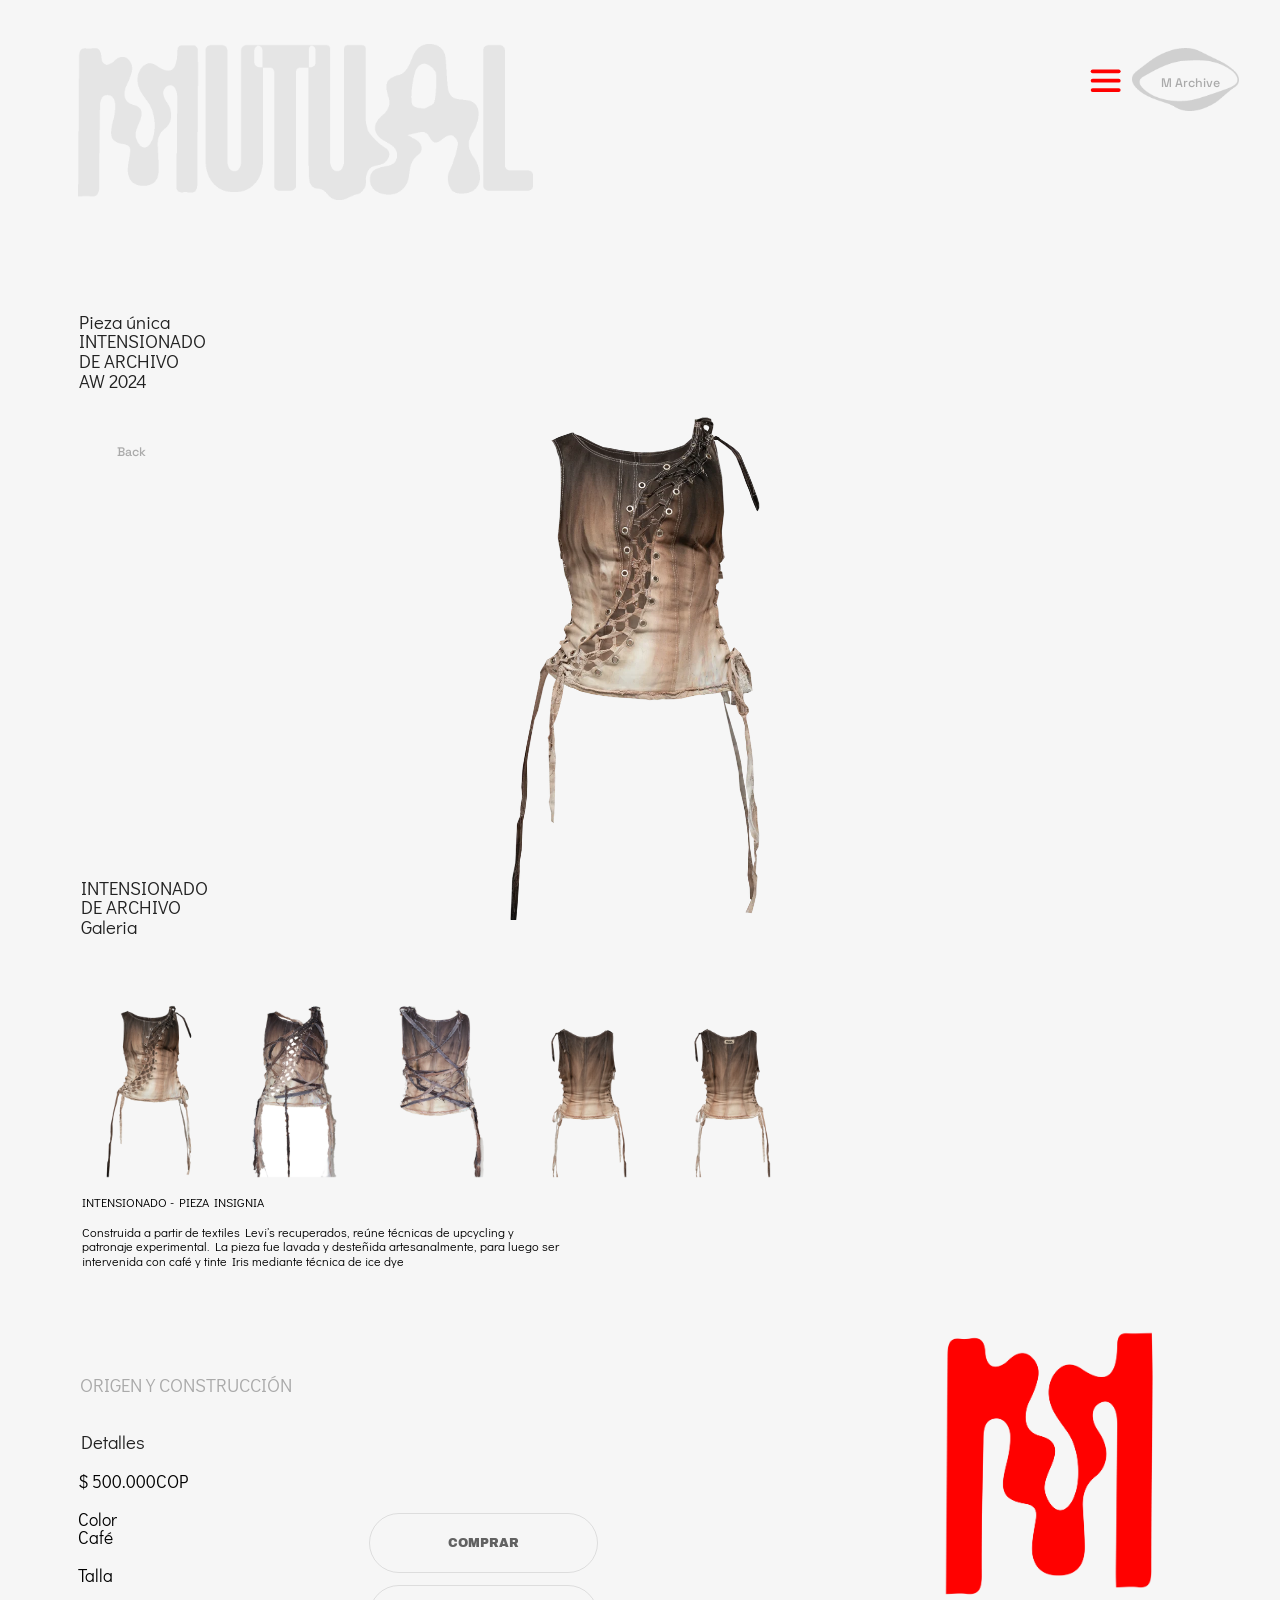
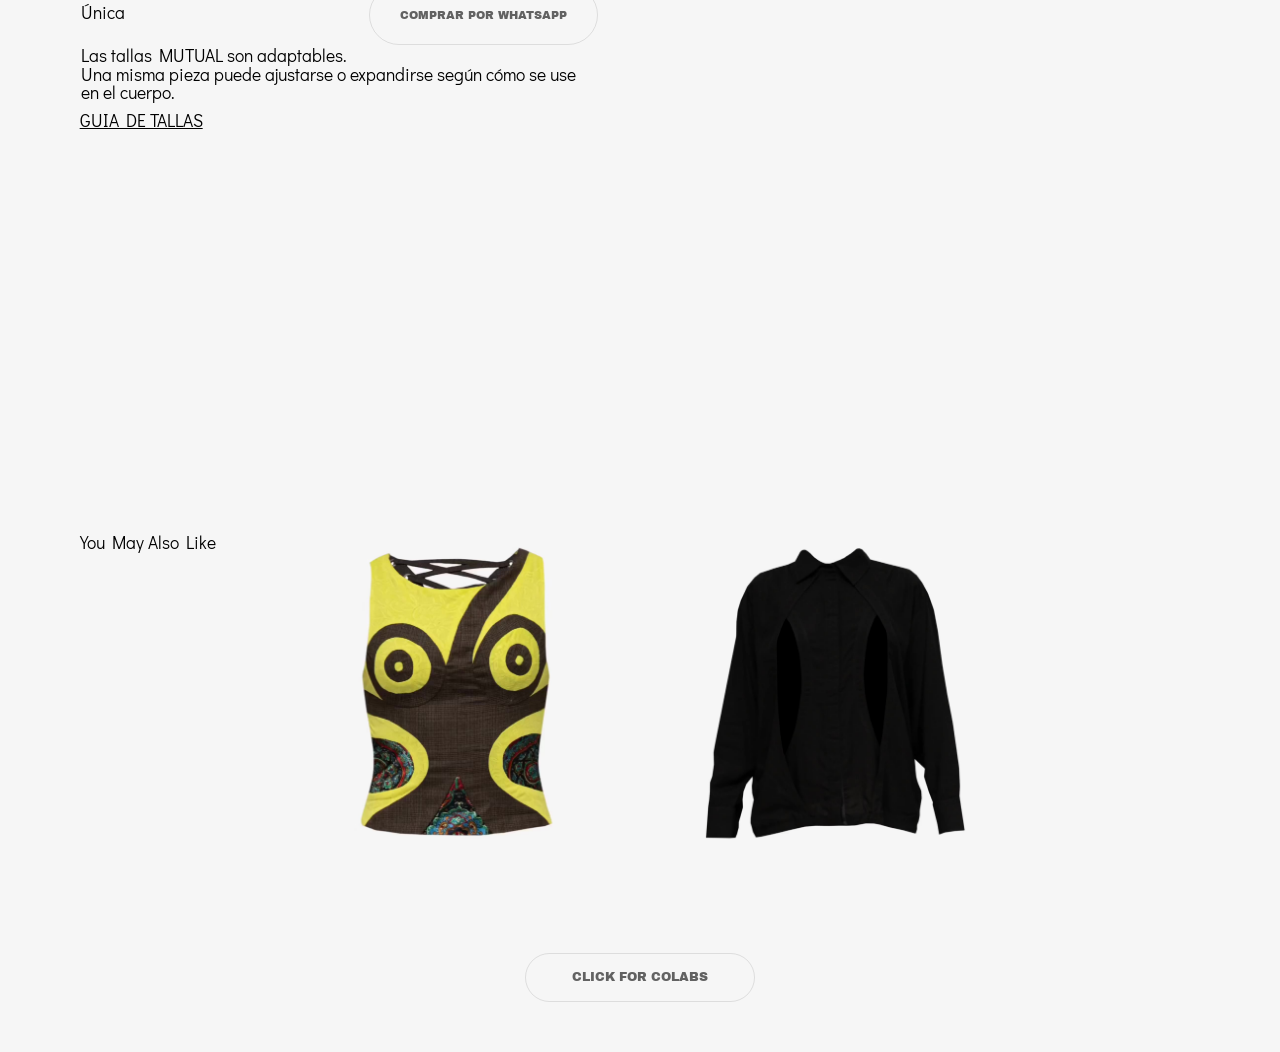
<file: intensionado-de-archivo.html>
<!doctype html>
<html lang="es">
<head>
<meta charset="utf-8">
<meta name="viewport" content="width=device-width, initial-scale=1">
<title>Intensionado de archivo — MUTUAL</title>
<meta name="description" content="MUTUAL — Intensionado de archivo. Pieza insignia de textiles Levi’s recuperados, ice dye con café y tinte Iris. Pieza única, talla única.">
<meta property="og:title" content="Intensionado de archivo — MUTUAL">
<meta property="og:description" content="MUTUAL — Intensionado de archivo. Pieza insignia de textiles Levi’s recuperados, ice dye con café y tinte Iris. Pieza única, talla única.">
<meta property="og:type" content="website">
<meta name="theme-color" content="rgb(246,246,246)">
<link rel="icon" type="image/png" href="assets/favicon.png">
<link rel="preload" href="assets/fonts/didact-gothic-latin-400-normal.woff2" as="font" type="font/woff2" crossorigin>
<link rel="stylesheet" href="assets/site.css">
<script>(function(){function z(){var d=document.documentElement,w=d.clientWidth||innerWidth,p=w<768;d.classList.toggle('is-phone',p);d.style.setProperty('--z',Math.min(p?w/320:w/1028,3600/1028));}z();addEventListener('resize',z);})();</script>
</head>
<body style="background:rgb(246,246,246)" data-page="intensionado-de-archivo">
<div class="lay desk" data-w="1028" style="--bg:rgb(246,246,246)"><div class="cv" style="width:1028px;height:2130px"><div class="pg" style="left:2px"><div class="w" data-w="46171c6f0846" style="left:368.35px;top:302px;width:284.3px;height:439.04px;z-index:304"><div class="in pic" style="opacity:1"><img src="assets/img/cafe-frente.webp" alt="foto inicio grande" style="width:284.30px;height:439.04px;left:0.00px;top:0.00px" decoding="async"></div></div><div class="w t" data-w="46171c6f0847" style="left:61.27px;top:251px;width:192px;height:45px;z-index:306"><div class="in"><div class="b" style="line-height:15px;min-height:15px;text-align:left;font-family:'Georgia', 'MGlyph', serif;font-size:14px;font-style:italic;font-weight:400;color:rgba(34,34,34,0.50)"><span style="font-family:'Didact Gothic', 'MGlyph', sans-serif;font-size:15px;font-weight:400;font-style:normal;color:rgb(34,34,34)">Pieza única</span></div><div class="b" style="line-height:15px;min-height:15px;text-align:left;font-family:'Georgia', 'MGlyph', serif;font-size:14px;font-style:italic;font-weight:400;color:rgba(34,34,34,0.50)"><span style="font-family:'Didact Gothic', 'MGlyph', sans-serif;font-size:15px;font-weight:400;font-style:normal;color:rgb(34,34,34)">INTENSIONADO</span></div><div class="b" style="line-height:15px;min-height:15px;text-align:left;font-family:'Georgia', 'MGlyph', serif;font-size:14px;font-style:italic;font-weight:400;color:rgba(34,34,34,0.50)"><span style="font-family:'Didact Gothic', 'MGlyph', sans-serif;font-size:15px;font-weight:400;font-style:normal;color:rgb(34,34,34)">DE ARCHIVO</span></div><div class="b" style="line-height:15px;min-height:15px;text-align:left;font-family:'Georgia', 'MGlyph', serif;font-size:14px;font-style:italic;font-weight:400;color:rgba(34,34,34,0.50)"><span style="font-family:'Didact Gothic', 'MGlyph', sans-serif;font-size:15px;font-weight:400;font-style:normal;color:rgb(34,34,34)">AW 2024</span></div></div></div><div class="w t fx" data-w="46171c6f0848" style="position:fixed;right:17.98px;top:60.22px;width:77.84px;height:10px;z-index:301" data-anim="[{&quot;type&quot;:&quot;hover&quot;,&quot;steps&quot;:[{&quot;duration&quot;:0.5,&quot;delay&quot;:0,&quot;acceleration&quot;:&quot;ease-both&quot;,&quot;use_move&quot;:false,&quot;use_opacity&quot;:false,&quot;use_rotate&quot;:false,&quot;use_scale&quot;:false,&quot;from_opacity&quot;:0,&quot;from_scale&quot;:100,&quot;from_rotate&quot;:0,&quot;opacity&quot;:null,&quot;scale&quot;:null,&quot;rotate&quot;:45,&quot;dx&quot;:null,&quot;dy&quot;:null,&quot;loop&quot;:null,&quot;start_point&quot;:&quot;bottom&quot;}],&quot;trigger&quot;:[],&quot;once&quot;:false,&quot;reset&quot;:false}]"><div class="in"><div class="b" style="line-height:10px;min-height:10px;text-align:left;font-family:'Georgia', 'MGlyph', serif;font-size:14px;font-style:italic;font-weight:400;color:rgba(34,34,34,0.50)"><span style="font-family:'Proto Sub', 'MGlyph', sans-serif;font-size:10px;font-weight:400;font-style:normal;color:rgb(170,170,170);--sh:-3px -1px 4px rgb(53,237,78)" class="shf">M Archive     </span></div></div></div><div class="w" data-w="46171c6f0849" style="left:70.06px;top:796.76px;width:96.87px;height:149.6px;z-index:314" data-anim="[{&quot;type&quot;:&quot;click&quot;,&quot;steps&quot;:[{&quot;duration&quot;:0.5,&quot;delay&quot;:0,&quot;acceleration&quot;:&quot;ease-both&quot;,&quot;use_move&quot;:true,&quot;use_opacity&quot;:false,&quot;use_rotate&quot;:false,&quot;use_scale&quot;:true,&quot;from_opacity&quot;:0,&quot;from_scale&quot;:100,&quot;from_rotate&quot;:0,&quot;opacity&quot;:null,&quot;scale&quot;:266,&quot;rotate&quot;:null,&quot;dx&quot;:96,&quot;dy&quot;:121,&quot;loop&quot;:null,&quot;start_point&quot;:&quot;bottom&quot;}],&quot;trigger&quot;:[],&quot;once&quot;:false,&quot;reset&quot;:false}]"><div class="in pic" style="opacity:1"><img src="assets/img/cafe-frente.webp" alt="foto 1" style="width:96.87px;height:149.60px;left:0.00px;top:0.00px" decoding="async"></div></div><div class="w t" data-w="46171c6f084a" style="left:61px;top:1183.13px;width:271px;height:105px;z-index:305"><div class="in"><div class="b" style="line-height:15px;min-height:15px;text-align:left;font-family:'Georgia', 'MGlyph', serif;font-size:14px;font-style:italic;font-weight:400;color:rgba(34,34,34,0.50)"><span style="font-family:'Didact Gothic', 'MGlyph', sans-serif;font-weight:400;font-style:normal;color:rgb(0,0,0)">$ 500.000COP</span></div><div class="b" style="line-height:15px;min-height:15px;text-align:left;font-family:'Georgia', 'MGlyph', serif;font-size:14px;font-style:italic;font-weight:400;color:rgba(34,34,34,0.50)">&#8203;</div><div class="b" style="line-height:15px;min-height:15px;text-align:left;font-family:'Georgia', 'MGlyph', serif;font-size:14px;font-style:italic;font-weight:400;color:rgba(34,34,34,0.50)"><span style="font-family:'Didact Gothic', 'MGlyph', sans-serif;font-weight:400;font-style:normal;color:rgb(0,0,0)">Color</span></div><div class="b" style="line-height:15px;min-height:15px;text-align:left;font-family:'Georgia', 'MGlyph', serif;font-size:14px;font-style:italic;font-weight:400;color:rgba(34,34,34,0.50)"><a href="https://checkout.wompi.co/l/VPOS_ALpqu0" target="_blank" rel="noopener" class="ls-740f91c8"><span style="font-family:'Didact Gothic', 'MGlyph', sans-serif;font-weight:400;font-style:normal;color:rgb(0,0,0)">Café</span></a></div><div class="b" style="line-height:15px;min-height:15px;text-align:left;font-family:'Georgia', 'MGlyph', serif;font-size:14px;font-style:italic;font-weight:400;color:rgba(34,34,34,0.50)">&#8203;</div><div class="b" style="line-height:15px;min-height:15px;text-align:left;font-family:'Georgia', 'MGlyph', serif;font-size:14px;font-style:italic;font-weight:400;color:rgba(34,34,34,0.50)"><span style="font-family:'Didact Gothic', 'MGlyph', sans-serif;font-weight:400;font-style:normal;color:rgb(0,0,0)">Talla</span></div><div class="b" style="line-height:15px;min-height:15px;text-align:left;font-family:'Georgia', 'MGlyph', serif;font-size:14px;font-style:italic;font-weight:400;color:rgba(34,34,34,0.50)"><span style="font-family:'Didact Gothic', 'MGlyph', sans-serif;font-weight:400;font-style:normal;color:rgb(0,0,0)">      </span></div></div></div><div class="w fx" data-w="46171c6f084b" style="position:fixed;right:32.64px;top:38.94px;width:86px;height:50.01px;z-index:364"><a class="in" href="archivo.html"><div class="in pic" style="opacity:0.5"><img src="assets/img/298f5024-74fa.png" alt="" style="width:86.00px;height:50.29px;left:0.00px;top:0.00px" decoding="async"></div></a></div><div class="w t fx" data-w="46171c6f084c" style="position:fixed;left:94px;bottom:355.9px;width:31px;height:10px;z-index:365" data-anim="[{&quot;type&quot;:&quot;hover&quot;,&quot;steps&quot;:[{&quot;duration&quot;:0.5,&quot;delay&quot;:0,&quot;acceleration&quot;:&quot;ease-both&quot;,&quot;use_move&quot;:false,&quot;use_opacity&quot;:false,&quot;use_rotate&quot;:false,&quot;use_scale&quot;:false,&quot;from_opacity&quot;:0,&quot;from_scale&quot;:100,&quot;from_rotate&quot;:0,&quot;opacity&quot;:null,&quot;scale&quot;:null,&quot;rotate&quot;:45,&quot;dx&quot;:null,&quot;dy&quot;:null,&quot;loop&quot;:null,&quot;start_point&quot;:&quot;bottom&quot;}],&quot;trigger&quot;:[],&quot;once&quot;:false,&quot;reset&quot;:false}]"><div class="in"><div class="b" style="line-height:10px;min-height:10px;text-align:left;font-family:'Georgia', 'MGlyph', serif;font-size:14px;font-style:italic;font-weight:400;color:rgba(34,34,34,0.50)"><a href="piezas.html" class="ls-5a0d7a5a"><span style="font-family:'Proto Sub', 'MGlyph', sans-serif;font-size:10px;font-weight:400;font-style:normal;color:rgb(170,170,170);--sh:-3px -1px 4px rgb(53,237,78)" class="shf">Back </span></a></div></div></div><div class="w t" data-w="46171c6f084d" style="left:63px;top:705.76px;width:192px;height:30px;z-index:307"><div class="in"><div class="b" style="line-height:15px;min-height:15px;text-align:left;font-family:'Georgia', 'MGlyph', serif;font-size:14px;font-style:italic;font-weight:400;color:rgba(34,34,34,0.50)"><span style="font-family:'Didact Gothic', 'MGlyph', sans-serif;font-size:15px;font-weight:400;font-style:normal;color:rgb(34,34,34)">INTENSIONADO</span></div><div class="b" style="line-height:15px;min-height:15px;text-align:left;font-family:'Georgia', 'MGlyph', serif;font-size:14px;font-style:italic;font-weight:400;color:rgba(34,34,34,0.50)"><span style="font-family:'Didact Gothic', 'MGlyph', sans-serif;font-size:15px;font-weight:400;font-style:normal;color:rgb(34,34,34)">DE ARCHIVO</span></div><div class="b" style="line-height:15px;min-height:15px;text-align:left;font-family:'Georgia', 'MGlyph', serif;font-size:14px;font-style:italic;font-weight:400;color:rgba(34,34,34,0.50)"><span style="font-family:'Didact Gothic', 'MGlyph', sans-serif;font-size:15px;font-weight:400;font-style:normal;color:rgb(34,34,34)">Galeria</span></div></div></div><div class="w" data-w="46171c6f084e" style="left:186.06px;top:796.76px;width:96.87px;height:149.6px;z-index:313" data-anim="[{&quot;type&quot;:&quot;click&quot;,&quot;steps&quot;:[{&quot;duration&quot;:0.5,&quot;delay&quot;:0,&quot;acceleration&quot;:&quot;ease-both&quot;,&quot;use_move&quot;:true,&quot;use_opacity&quot;:false,&quot;use_rotate&quot;:false,&quot;use_scale&quot;:true,&quot;from_opacity&quot;:0,&quot;from_scale&quot;:100,&quot;from_rotate&quot;:0,&quot;opacity&quot;:null,&quot;scale&quot;:266,&quot;rotate&quot;:null,&quot;dx&quot;:96,&quot;dy&quot;:121,&quot;loop&quot;:null,&quot;start_point&quot;:&quot;bottom&quot;}],&quot;trigger&quot;:[],&quot;once&quot;:false,&quot;reset&quot;:false}]"><div class="in pic" style="opacity:1"><img src="assets/img/cafe-puesto1.webp" alt="foto 2" style="width:96.87px;height:149.60px;left:0.00px;top:0.00px" decoding="async"></div></div><div class="w" data-w="46171c6f084f" style="left:304.06px;top:796.76px;width:96.87px;height:149.6px;z-index:312" data-anim="[{&quot;type&quot;:&quot;click&quot;,&quot;steps&quot;:[{&quot;duration&quot;:0.5,&quot;delay&quot;:0,&quot;acceleration&quot;:&quot;ease-both&quot;,&quot;use_move&quot;:true,&quot;use_opacity&quot;:false,&quot;use_rotate&quot;:false,&quot;use_scale&quot;:true,&quot;from_opacity&quot;:0,&quot;from_scale&quot;:100,&quot;from_rotate&quot;:0,&quot;opacity&quot;:null,&quot;scale&quot;:266,&quot;rotate&quot;:null,&quot;dx&quot;:96,&quot;dy&quot;:121,&quot;loop&quot;:null,&quot;start_point&quot;:&quot;bottom&quot;}],&quot;trigger&quot;:[],&quot;once&quot;:false,&quot;reset&quot;:false}]"><div class="in pic" style="opacity:1"><img src="assets/img/cafe-puesto2.webp" alt="foto 3" style="width:96.87px;height:149.60px;left:0.00px;top:0.00px" decoding="async"></div></div><div class="w" data-w="46171c6f0850" style="left:421.06px;top:796.76px;width:96.87px;height:149.6px;z-index:311" data-anim="[{&quot;type&quot;:&quot;click&quot;,&quot;steps&quot;:[{&quot;duration&quot;:0.5,&quot;delay&quot;:0,&quot;acceleration&quot;:&quot;ease-both&quot;,&quot;use_move&quot;:true,&quot;use_opacity&quot;:false,&quot;use_rotate&quot;:false,&quot;use_scale&quot;:true,&quot;from_opacity&quot;:0,&quot;from_scale&quot;:100,&quot;from_rotate&quot;:0,&quot;opacity&quot;:null,&quot;scale&quot;:266,&quot;rotate&quot;:null,&quot;dx&quot;:96,&quot;dy&quot;:121,&quot;loop&quot;:null,&quot;start_point&quot;:&quot;bottom&quot;}],&quot;trigger&quot;:[],&quot;once&quot;:false,&quot;reset&quot;:false}]"><div class="in pic" style="opacity:1"><img src="assets/img/cafe-post1.webp" alt="foto 4" style="width:96.87px;height:149.60px;left:0.00px;top:0.00px" decoding="async"></div></div><div class="w" data-w="46171c6f0851" style="left:536.07px;top:796.76px;width:96.87px;height:149.6px;z-index:310" data-anim="[{&quot;type&quot;:&quot;click&quot;,&quot;steps&quot;:[{&quot;duration&quot;:0.5,&quot;delay&quot;:0,&quot;acceleration&quot;:&quot;ease-both&quot;,&quot;use_move&quot;:true,&quot;use_opacity&quot;:false,&quot;use_rotate&quot;:false,&quot;use_scale&quot;:true,&quot;from_opacity&quot;:0,&quot;from_scale&quot;:100,&quot;from_rotate&quot;:0,&quot;opacity&quot;:null,&quot;scale&quot;:266,&quot;rotate&quot;:null,&quot;dx&quot;:96,&quot;dy&quot;:121,&quot;loop&quot;:null,&quot;start_point&quot;:&quot;bottom&quot;}],&quot;trigger&quot;:[],&quot;once&quot;:false,&quot;reset&quot;:false}]"><div class="in pic" style="opacity:1"><img src="assets/img/cafe-post2.webp" alt="foto 5" style="width:96.87px;height:149.60px;left:0.00px;top:0.00px" decoding="async"></div></div><div class="w t" data-w="46171c6f0854" style="left:64px;top:960px;width:384px;height:187px;z-index:302"><div class="in"><div class="b" style="line-height:11px;min-height:11px;text-align:left;font-family:'Georgia', 'MGlyph', serif;font-size:14px;font-style:italic;font-weight:400;color:rgba(34,34,34,0.50)"><span style="font-family:'Didact Gothic', 'MGlyph', sans-serif;font-size:10px;font-weight:400;font-style:normal;color:rgb(0,0,0)">INTENSIONADO - PIEZA INSIGNIA

Construida a partir de textiles Levi’s recuperados, reúne técnicas de upcycling y patronaje experimental. La pieza fue lavada y desteñida artesanalmente, para luego ser intervenida con café y tinte Iris mediante técnica de ice dye

</span></div></div></div><div class="w t" data-w="46171c6f0855" style="left:62px;top:1375.13px;width:392px;height:29px;z-index:316" data-anim="[{&quot;type&quot;:&quot;hover&quot;,&quot;steps&quot;:[{&quot;duration&quot;:0.3,&quot;delay&quot;:0,&quot;acceleration&quot;:&quot;ease-both&quot;,&quot;use_move&quot;:true,&quot;use_opacity&quot;:false,&quot;use_rotate&quot;:false,&quot;use_scale&quot;:false,&quot;from_opacity&quot;:0,&quot;from_scale&quot;:80,&quot;from_rotate&quot;:0,&quot;opacity&quot;:null,&quot;scale&quot;:100,&quot;rotate&quot;:null,&quot;dx&quot;:0,&quot;dy&quot;:10,&quot;loop&quot;:null,&quot;start_point&quot;:&quot;bottom&quot;}],&quot;trigger&quot;:[],&quot;once&quot;:false,&quot;reset&quot;:false}]"><div class="in"><div class="b" style="line-height:14px;min-height:14px;text-align:left;font-family:'Georgia', 'MGlyph', serif;font-size:14px;font-style:italic;font-weight:400;color:rgba(34,34,34,0.50)"><a href="#y1601"><span style="font-family:'Didact Gothic', 'MGlyph', sans-serif;font-size:14px;font-weight:400;font-style:normal;color:rgb(0,0,0);text-decoration:underline">GUIA DE TALLAS</span></a></div><div class="b" style="line-height:15px;min-height:15px;text-align:left;font-family:'Georgia', 'MGlyph', serif;font-size:14px;font-style:italic;font-weight:400;color:rgba(34,34,34,0.50)"><span style="font-family:'Didact Gothic', 'MGlyph', sans-serif;font-weight:400;font-style:normal;color:rgb(0,0,0)">      </span></div></div></div><div class="w t" data-w="46171c6f0856" style="left:63px;top:1151.13px;width:192px;height:15px;z-index:315"><div class="in"><div class="b" style="line-height:15px;min-height:15px;text-align:left;font-family:'Georgia', 'MGlyph', serif;font-size:14px;font-style:italic;font-weight:400;color:rgba(34,34,34,0.50)"><span style="font-family:'Didact Gothic', 'MGlyph', sans-serif;font-size:15px;font-weight:400;font-style:normal;color:rgb(34,34,34)">Detalles</span></div></div></div><div class="w" data-w="46171c6f0857" style="left:195.54px;top:1230.59px;width:307px;height:574.08px;z-index:317" data-anim="[{&quot;type&quot;:&quot;click&quot;,&quot;steps&quot;:[{&quot;duration&quot;:0,&quot;delay&quot;:0,&quot;acceleration&quot;:&quot;ease-both&quot;,&quot;use_move&quot;:false,&quot;use_opacity&quot;:true,&quot;use_rotate&quot;:false,&quot;use_scale&quot;:false,&quot;from_opacity&quot;:0,&quot;from_scale&quot;:70,&quot;from_rotate&quot;:0,&quot;opacity&quot;:100,&quot;scale&quot;:100,&quot;rotate&quot;:45,&quot;dx&quot;:0,&quot;dy&quot;:30,&quot;loop&quot;:null,&quot;start_point&quot;:&quot;bottom&quot;}],&quot;trigger&quot;:[],&quot;once&quot;:false,&quot;reset&quot;:false}]"><div class="in pic" style="opacity:1;transform:rotate(-90deg)"><img src="assets/img/17e2b322-9e16.webp" alt="" style="width:477.64px;height:618.10px;left:-89.91px;top:-26.03px" loading="lazy" decoding="async"></div></div><div class="w" data-w="46171c6f0858" style="left:736px;top:1041.76px;width:207px;height:268px;z-index:318"><a class="in" href="archivo.html"><div class="in pic" style="opacity:1"><img src="assets/img/42bd5b36-a722.webp" alt="" style="width:207.08px;height:268.00px;left:-0.08px;top:0.00px" loading="lazy" decoding="async"></div></a></div><div class="w" data-w="46171c6f0859" style="left:294px;top:1215.13px;width:184px;height:48px;z-index:319"><a class="in btn" href="https://checkout.wompi.co/l/VPOS_ALpqu0" target="_blank" rel="noopener" style="background:rgba(38,38,38,0.00);border:1px solid rgba(0,0,0,0.10);border-radius:79px;font-family:'Archivo Black', 'MGlyph', sans-serif;font-size:10px;font-style:normal;font-weight:400;letter-spacing:0px;color:rgba(0,0,0,0.60);--hbg:rgb(255,0,0);--hbc:rgb(246,246,246);--hbw:0px;--hc:rgb(255,255,255)">COMPRAR</a></div><div class="w" style="left:294px;top:1273.13px;width:184px;height:48px;z-index:319"><a class="in btn" href="https://wa.me/573204399096?text=Hola%20MUTUAL%2C%20quiero%20comprar%20la%20pieza%20Intensionado%20de%20archivo.%20%C2%BFMe%20ayudas%20con%20talla%20y%20env%C3%ADo%3F" target="_blank" rel="noopener" style="background:rgba(38,38,38,0.00);border:1px solid rgba(0,0,0,0.10);border-radius:79px;font-family:'Archivo Black', 'MGlyph', sans-serif;font-size:9px;font-style:normal;font-weight:400;letter-spacing:0px;color:rgba(0,0,0,0.60);--hbg:rgb(255,0,0);--hbc:rgb(246,246,246);--hbw:0px;--hc:rgb(255,255,255)">COMPRAR POR WHATSAPP</a></div><div class="w t" data-w="46171c6f085a" style="left:62px;top:1105px;width:192px;height:15px;z-index:303" data-anim="[{&quot;type&quot;:&quot;hover&quot;,&quot;steps&quot;:[{&quot;duration&quot;:0.1,&quot;delay&quot;:0,&quot;acceleration&quot;:&quot;ease-both&quot;,&quot;use_move&quot;:true,&quot;use_opacity&quot;:false,&quot;use_rotate&quot;:false,&quot;use_scale&quot;:false,&quot;from_opacity&quot;:0,&quot;from_scale&quot;:100,&quot;from_rotate&quot;:0,&quot;opacity&quot;:null,&quot;scale&quot;:null,&quot;rotate&quot;:null,&quot;dx&quot;:0,&quot;dy&quot;:-5,&quot;loop&quot;:null,&quot;start_point&quot;:&quot;bottom&quot;}],&quot;trigger&quot;:[],&quot;once&quot;:false,&quot;reset&quot;:false}]"><div class="in"><div class="b" style="line-height:15px;min-height:15px;text-align:left;font-family:'Georgia', 'MGlyph', serif;font-size:14px;font-style:italic;font-weight:400;color:rgba(34,34,34,0.50)"><a href="procesos.html" class="ls-5a0d7a5a"><span style="font-family:'Didact Gothic', 'MGlyph', sans-serif;font-size:15px;font-weight:400;font-style:normal;color:rgb(34,34,34)">ORIGEN Y CONSTRUCCIÓN</span></a></div></div></div><div class="w t" data-w="46171c6f085b" style="left:63px;top:1308.13px;width:415px;height:56px;z-index:320"><div class="in"><div class="b" style="line-height:14px;min-height:14px;text-align:left;font-family:'Georgia', 'MGlyph', serif;font-size:14px;font-style:italic;font-weight:400;color:rgba(34,34,34,0.50)"><span style="font-family:'Didact Gothic', 'MGlyph', sans-serif;font-weight:400;font-style:normal;color:rgb(0,0,0)"> 
Las tallas MUTUAL son adaptables.
Una misma pieza puede ajustarse o expandirse según cómo se use en el cuerpo.</span></div></div></div><div class="w t" data-w="46171c6f0861" style="left:63px;top:1288.13px;width:60px;height:14px;z-index:323"><div class="in"><div class="b" style="line-height:14px;min-height:14px;text-align:left;font-family:'Georgia', 'MGlyph', serif;font-size:14px;font-style:italic;font-weight:400;color:rgba(34,34,34,0.50)"><a href="https://checkout.wompi.co/l/VPOS_ALpqu0" target="_blank" rel="noopener" class="ls-740f91c8"><span style="font-family:'Didact Gothic', 'MGlyph', sans-serif;font-weight:400;font-style:normal;color:rgb(0,0,0);--sh:1px -3px 5px rgb(53,237,78)" class="shf">Úni</span></a><span style="font-family:'Didact Gothic', 'MGlyph', sans-serif;font-weight:400;font-style:normal;color:rgb(0,0,0);--sh:1px -3px 5px rgb(53,237,78)" class="shf">ca</span></div></div></div><div class="w t" data-w="46171c6f0862" style="left:63px;top:1227px;width:23px;height:15px;z-index:324"><div class="in"><div class="b" style="line-height:15px;min-height:15px;text-align:left;font-family:'Georgia', 'MGlyph', serif;font-size:14px;font-style:italic;font-weight:400;color:rgba(34,34,34,0.50)">&#8203;</div></div></div><div class="w" data-w="46171c6f0864" style="left:61px;top:35px;width:365px;height:125.32px;z-index:325" data-anim="[{&quot;type&quot;:&quot;hover&quot;,&quot;steps&quot;:[{&quot;duration&quot;:0.3,&quot;delay&quot;:0,&quot;acceleration&quot;:&quot;ease-both&quot;,&quot;use_move&quot;:true,&quot;use_opacity&quot;:false,&quot;use_rotate&quot;:false,&quot;use_scale&quot;:false,&quot;from_opacity&quot;:0,&quot;from_scale&quot;:100,&quot;from_rotate&quot;:0,&quot;opacity&quot;:null,&quot;scale&quot;:null,&quot;rotate&quot;:null,&quot;dx&quot;:0,&quot;dy&quot;:-5,&quot;loop&quot;:null,&quot;start_point&quot;:&quot;bottom&quot;}],&quot;trigger&quot;:[],&quot;once&quot;:false,&quot;reset&quot;:false}]"><a class="in" href="index.html"><div class="in pic" style="opacity:1"><img src="assets/img/dc10f432-1e98.webp" alt="" style="width:365.00px;height:125.32px;left:0.00px;top:0.00px" decoding="async"></div></a></div><div class="w t" data-w="7e73401ab381" style="left:62px;top:1714px;width:152px;height:14px;z-index:363"><div class="in"><div class="b" style="line-height:14px;min-height:14px;text-align:left;font-family:'Georgia', 'MGlyph', serif;font-size:14px;font-style:italic;font-weight:400;color:rgba(34,34,34,0.50)"><span style="font-family:'Didact Gothic', 'MGlyph', sans-serif;font-weight:400;font-style:normal;color:rgb(0,0,0);--sh:1px -3px 5px rgb(53,237,78)" class="shf">You May Also Like</span></div></div></div><div class="w" data-w="5a6ac851406f" style="left:259px;top:1680px;width:211px;height:320px;z-index:358" data-anim="[{&quot;type&quot;:&quot;hover&quot;,&quot;steps&quot;:[{&quot;duration&quot;:0.2,&quot;delay&quot;:0,&quot;acceleration&quot;:&quot;ease-both&quot;,&quot;use_move&quot;:false,&quot;use_opacity&quot;:false,&quot;use_rotate&quot;:false,&quot;use_scale&quot;:true,&quot;from_opacity&quot;:0,&quot;from_scale&quot;:100,&quot;from_rotate&quot;:0,&quot;opacity&quot;:null,&quot;scale&quot;:110,&quot;rotate&quot;:null,&quot;dx&quot;:null,&quot;dy&quot;:null,&quot;loop&quot;:null,&quot;start_point&quot;:&quot;bottom&quot;}],&quot;trigger&quot;:[],&quot;once&quot;:false,&quot;reset&quot;:false}]"><a class="in" href="xue-en-los-andes.html"><div class="in vid"><video data-src="assets/video/tz4-sgbCuFrh_XEt2beo4.mp4" poster="assets/video/tz4-sgbCuFrh_XEt2beo4.jpg" muted playsinline preload="none" loop data-auto></video></div></a></div><div class="w" data-w="7d27aaccd928" style="left:563px;top:1680px;width:211px;height:320px;z-index:359" data-anim="[{&quot;type&quot;:&quot;hover&quot;,&quot;steps&quot;:[{&quot;duration&quot;:0.2,&quot;delay&quot;:0,&quot;acceleration&quot;:&quot;ease-both&quot;,&quot;use_move&quot;:false,&quot;use_opacity&quot;:false,&quot;use_rotate&quot;:false,&quot;use_scale&quot;:true,&quot;from_opacity&quot;:0,&quot;from_scale&quot;:100,&quot;from_rotate&quot;:0,&quot;opacity&quot;:null,&quot;scale&quot;:110,&quot;rotate&quot;:null,&quot;dx&quot;:null,&quot;dy&quot;:null,&quot;loop&quot;:null,&quot;start_point&quot;:&quot;bottom&quot;}],&quot;trigger&quot;:[],&quot;once&quot;:false,&quot;reset&quot;:false}]"><a class="in" href="ironicas-maromas.html"><div class="in vid"><video data-src="assets/video/QP6gurLjEA9vtKKIjQVN0.mp4" poster="assets/video/QP6gurLjEA9vtKKIjQVN0.jpg" muted playsinline preload="none" loop data-auto></video></div></a></div><div class="w hs fx" data-w="c663c1878765" style="position:fixed;right:125px;top:50px;width:30px;height:30px;z-index:322"><button class="in pin" aria-label="Menú" style="--pc:rgb(255,0,0)"><svg viewBox="0 0 30 30" width="100%" height="100%"><rect x="3" y="6" width="24" height="3" rx="1.5"/><rect x="3" y="13.5" width="24" height="3" rx="1.5"/><rect x="3" y="21" width="24" height="3" rx="1.5"/></svg></button></div><div class="tip fxt" style="right:377.621875px;top:81.553125px;width:352px;height:371px;background:rgba(255,0,0,0.85);border-radius:19px;box-shadow:0 10px 40px rgba(0,0,0,.25);"><div class="w t menu" data-w="882a55afdfe8" style="left:0px;top:19.5px;width:352px;height:371px;z-index:1"><div class="in"><div class="b" style="line-height:21px;min-height:21px;text-align:center;padding-top:16px;padding-bottom:16px;padding-left:16px;padding-right:16px;font-family:'Georgia', 'MGlyph', serif;font-size:14px;font-style:italic;font-weight:400;color:rgba(34,34,34,0.50)"><a href="index.html" class="ls-49cf2f43"><span style="font-family:'League Gothic', 'MGlyph', sans-serif;font-size:21px;font-weight:400;font-style:normal;color:rgb(34,34,34)">MUTUAL</span></a></div><div class="b" style="line-height:21px;min-height:21px;text-align:center;padding-top:16px;padding-bottom:16px;padding-left:16px;padding-right:16px;font-family:'Georgia', 'MGlyph', serif;font-size:14px;font-style:italic;font-weight:400;color:rgba(34,34,34,0.50)"><a href="ecosistema.html"><span style="font-family:'League Gothic', 'MGlyph', sans-serif;font-size:21px;font-weight:400;font-style:normal;color:rgb(34,34,34)">ECOSISTEMA</span></a></div><div class="b" style="line-height:21px;min-height:21px;text-align:center;padding-top:16px;padding-bottom:16px;padding-left:16px;padding-right:16px;font-family:'Georgia', 'MGlyph', serif;font-size:14px;font-style:italic;font-weight:400;color:rgba(34,34,34,0.50)"><a href="piezas.html" class="ls-49cf2f43"><span style="font-family:'League Gothic', 'MGlyph', sans-serif;font-size:21px;font-weight:400;font-style:normal;color:rgb(34,34,34)">PIEZAS</span></a></div><div class="b" style="line-height:21px;min-height:21px;text-align:center;padding-top:16px;padding-bottom:16px;padding-left:16px;padding-right:16px;font-family:'Georgia', 'MGlyph', serif;font-size:14px;font-style:italic;font-weight:400;color:rgba(34,34,34,0.50)"><a href="archivo.html" class="ls-49cf2f43"><span style="font-family:'League Gothic', 'MGlyph', sans-serif;font-size:21px;font-weight:400;font-style:normal;color:rgb(34,34,34)">ARCHIVO</span></a></div><div class="b" style="line-height:21px;min-height:21px;text-align:center;padding-top:16px;padding-bottom:16px;padding-left:16px;padding-right:16px;font-family:'Georgia', 'MGlyph', serif;font-size:14px;font-style:italic;font-weight:400;color:rgba(34,34,34,0.50)"><a href="procesos.html" class="ls-49cf2f43"><span style="font-family:'League Gothic', 'MGlyph', sans-serif;font-size:21px;font-weight:400;font-style:normal;color:rgb(34,34,34)">PROCESOS</span></a></div><div class="b" style="line-height:21px;min-height:21px;text-align:center;padding-top:16px;padding-bottom:16px;padding-left:16px;padding-right:16px;font-family:'Georgia', 'MGlyph', serif;font-size:14px;font-style:italic;font-weight:400;color:rgba(34,34,34,0.50)"><a href="index.html" class="ls-49cf2f43"><span style="font-family:'League Gothic', 'MGlyph', sans-serif;font-size:21px;font-weight:400;font-style:normal;color:rgb(34,34,34)">SIN REPLICA</span></a></div></div></div></div><div class="w" data-w="xxxxxcolabsd" style="left:420px;top:2050px;width:184px;height:40px;z-index:330"><a class="in btn" href="https://wa.me/573204399096?text=Hola%20MUTUAL%2C%20me%20gustar%C3%ADa%20hacer%20una%20colaboraci%C3%B3n." target="_blank" rel="noopener" style="background:rgba(38,38,38,0.00);border:1px solid rgba(0,0,0,0.10);border-radius:79px;font-family:'Archivo Black', 'MGlyph', sans-serif;font-size:10px;font-style:normal;font-weight:400;letter-spacing:0px;color:rgba(0,0,0,0.60);--hbg:rgb(255,0,0);--hbc:rgb(246,246,246);--hbw:0px;--hc:rgb(255,255,255)">CLICK FOR COLABS</a></div></div></div></div><div class="lay phone" data-w="320" style="--bg:rgb(246,246,246)"><div class="cv" style="width:320px;height:1718px"><div class="pg" style="left:0px"><div class="w" data-w="46171c6f0846" style="left:128.61px;top:109px;width:174.79px;height:269.92px;z-index:302"><div class="in pic" style="opacity:1"><img src="assets/img/cafe-frente.webp" alt="foto inicio grande" style="width:174.79px;height:269.92px;left:0.00px;top:0.00px" decoding="async"></div></div><div class="w t fx" data-w="46171c6f0848" style="position:fixed;right:-462.02px;top:29.22px;width:77.84px;height:10px;z-index:301" data-anim="[{&quot;type&quot;:&quot;hover&quot;,&quot;steps&quot;:[{&quot;duration&quot;:0.5,&quot;delay&quot;:0,&quot;acceleration&quot;:&quot;ease-both&quot;,&quot;use_move&quot;:false,&quot;use_opacity&quot;:false,&quot;use_rotate&quot;:false,&quot;use_scale&quot;:false,&quot;from_opacity&quot;:0,&quot;from_scale&quot;:100,&quot;from_rotate&quot;:0,&quot;opacity&quot;:null,&quot;scale&quot;:null,&quot;rotate&quot;:45,&quot;dx&quot;:null,&quot;dy&quot;:null,&quot;loop&quot;:null,&quot;start_point&quot;:&quot;bottom&quot;}],&quot;trigger&quot;:[],&quot;once&quot;:false,&quot;reset&quot;:false}]"><div class="in"><div class="b" style="line-height:10px;min-height:10px;text-align:left;font-family:'Georgia', 'MGlyph', serif;font-size:14px;font-style:italic;font-weight:400;color:rgba(34,34,34,0.50)"><span style="font-family:'Proto Sub', 'MGlyph', sans-serif;font-size:10px;font-weight:400;font-style:normal;color:rgb(170,170,170);--sh:-3px -1px 4px rgb(53,237,78)" class="shf">M Archive     </span></div></div></div><div class="w" data-w="46171c6f0849" style="left:14.66px;top:384px;width:62.68px;height:96.8px;z-index:348" data-anim="[{&quot;type&quot;:&quot;click&quot;,&quot;steps&quot;:[{&quot;duration&quot;:0.5,&quot;delay&quot;:0,&quot;acceleration&quot;:&quot;ease-both&quot;,&quot;use_move&quot;:true,&quot;use_opacity&quot;:false,&quot;use_rotate&quot;:false,&quot;use_scale&quot;:true,&quot;from_opacity&quot;:0,&quot;from_scale&quot;:100,&quot;from_rotate&quot;:0,&quot;opacity&quot;:null,&quot;scale&quot;:347,&quot;rotate&quot;:null,&quot;dx&quot;:132,&quot;dy&quot;:47,&quot;loop&quot;:null,&quot;start_point&quot;:&quot;bottom&quot;}],&quot;trigger&quot;:[],&quot;once&quot;:false,&quot;reset&quot;:false}]"><div class="in pic" style="opacity:1"><img src="assets/img/cafe-frente.webp" alt="foto 1" style="width:62.68px;height:96.80px;left:0.00px;top:0.00px" decoding="async"></div></div><div class="w fx" data-w="46171c6f084b" style="position:fixed;right:-447.36px;top:7.94px;width:86px;height:50.01px;z-index:366"><a class="in" href="archivo.html"><div class="in pic" style="opacity:0.5"><img src="assets/img/298f5024-74fa.png" alt="" style="width:86.00px;height:50.29px;left:0.00px;top:0.00px" decoding="async"></div></a></div><div class="w" data-w="46171c6f084e" style="left:13.95px;top:478px;width:64.11px;height:99.0px;z-index:347" data-anim="[{&quot;type&quot;:&quot;click&quot;,&quot;steps&quot;:[{&quot;duration&quot;:0.5,&quot;delay&quot;:0,&quot;acceleration&quot;:&quot;ease-both&quot;,&quot;use_move&quot;:true,&quot;use_opacity&quot;:false,&quot;use_rotate&quot;:false,&quot;use_scale&quot;:true,&quot;from_opacity&quot;:0,&quot;from_scale&quot;:100,&quot;from_rotate&quot;:0,&quot;opacity&quot;:null,&quot;scale&quot;:356,&quot;rotate&quot;:null,&quot;dx&quot;:131,&quot;dy&quot;:6,&quot;loop&quot;:null,&quot;start_point&quot;:&quot;bottom&quot;}],&quot;trigger&quot;:[],&quot;once&quot;:false,&quot;reset&quot;:false}]"><div class="in pic" style="opacity:1"><img src="assets/img/cafe-puesto1.webp" alt="foto 2" style="width:64.11px;height:99.00px;left:0.00px;top:0.00px" decoding="async"></div></div><div class="w" data-w="46171c6f084f" style="left:10.16px;top:580px;width:67.67px;height:104.5px;z-index:346" data-anim="[{&quot;type&quot;:&quot;click&quot;,&quot;steps&quot;:[{&quot;duration&quot;:0.5,&quot;delay&quot;:0,&quot;acceleration&quot;:&quot;ease-both&quot;,&quot;use_move&quot;:true,&quot;use_opacity&quot;:false,&quot;use_rotate&quot;:false,&quot;use_scale&quot;:true,&quot;from_opacity&quot;:0,&quot;from_scale&quot;:100,&quot;from_rotate&quot;:0,&quot;opacity&quot;:null,&quot;scale&quot;:353,&quot;rotate&quot;:null,&quot;dx&quot;:125,&quot;dy&quot;:-22,&quot;loop&quot;:null,&quot;start_point&quot;:&quot;bottom&quot;}],&quot;trigger&quot;:[],&quot;once&quot;:false,&quot;reset&quot;:false}]"><div class="in pic" style="opacity:1"><img src="assets/img/cafe-puesto2.webp" alt="foto 3" style="width:67.67px;height:104.50px;left:0.00px;top:0.00px" decoding="async"></div></div><div class="w" data-w="46171c6f0850" style="left:9.81px;top:688px;width:68.38px;height:105.6px;z-index:345" data-anim="[{&quot;type&quot;:&quot;click&quot;,&quot;steps&quot;:[{&quot;duration&quot;:0.5,&quot;delay&quot;:0,&quot;acceleration&quot;:&quot;ease-both&quot;,&quot;use_move&quot;:true,&quot;use_opacity&quot;:false,&quot;use_rotate&quot;:false,&quot;use_scale&quot;:true,&quot;from_opacity&quot;:0,&quot;from_scale&quot;:100,&quot;from_rotate&quot;:0,&quot;opacity&quot;:null,&quot;scale&quot;:333,&quot;rotate&quot;:null,&quot;dx&quot;:141,&quot;dy&quot;:0,&quot;loop&quot;:null,&quot;start_point&quot;:&quot;bottom&quot;}],&quot;trigger&quot;:[],&quot;once&quot;:false,&quot;reset&quot;:false}]"><div class="in pic" style="opacity:1"><img src="assets/img/cafe-post1.webp" alt="foto 4" style="width:68.38px;height:105.60px;left:0.00px;top:0.00px" decoding="async"></div></div><div class="w" data-w="46171c6f0851" style="left:13.52px;top:890px;width:66.96px;height:103.4px;z-index:343" data-anim="[{&quot;type&quot;:&quot;click&quot;,&quot;steps&quot;:[{&quot;duration&quot;:0.5,&quot;delay&quot;:0,&quot;acceleration&quot;:&quot;ease-both&quot;,&quot;use_move&quot;:true,&quot;use_opacity&quot;:false,&quot;use_rotate&quot;:false,&quot;use_scale&quot;:true,&quot;from_opacity&quot;:0,&quot;from_scale&quot;:100,&quot;from_rotate&quot;:0,&quot;opacity&quot;:null,&quot;scale&quot;:333,&quot;rotate&quot;:null,&quot;dx&quot;:124,&quot;dy&quot;:-116,&quot;loop&quot;:null,&quot;start_point&quot;:&quot;bottom&quot;}],&quot;trigger&quot;:[],&quot;once&quot;:false,&quot;reset&quot;:false}]"><div class="in pic" style="opacity:1"><img src="assets/img/cafe-post2.webp" alt="foto 5" style="width:66.96px;height:103.40px;left:0.00px;top:0.00px" decoding="async"></div></div><div class="w t" data-w="46171c6f0854" style="left:104px;top:384px;width:192px;height:242px;z-index:307"><div class="in"><div class="b" style="line-height:11px;min-height:11px;text-align:left;font-family:'Georgia', 'MGlyph', serif;font-size:14px;font-style:italic;font-weight:400;color:rgba(34,34,34,0.50)"><span style="font-family:'Didact Gothic', 'MGlyph', sans-serif;font-size:10px;font-weight:400;font-style:normal;color:rgb(0,0,0)">INTENSIONADO - PIEZA INSIGNIA

Construida a partir de textiles Levi’s recuperados, reúne técnicas de upcycling y patronaje experimental. La pieza fue lavada y desteñida artesanalmente, para luego ser intervenida con café y tinte Iris mediante técnica de ice dye

</span></div></div></div><div class="w t" data-w="6feaf17d0387" style="left:242px;top:69px;width:77.84px;height:10px;z-index:349" data-anim="[{&quot;type&quot;:&quot;hover&quot;,&quot;steps&quot;:[{&quot;duration&quot;:0.5,&quot;delay&quot;:0,&quot;acceleration&quot;:&quot;ease-both&quot;,&quot;use_move&quot;:false,&quot;use_opacity&quot;:false,&quot;use_rotate&quot;:false,&quot;use_scale&quot;:false,&quot;from_opacity&quot;:0,&quot;from_scale&quot;:100,&quot;from_rotate&quot;:0,&quot;opacity&quot;:null,&quot;scale&quot;:null,&quot;rotate&quot;:45,&quot;dx&quot;:null,&quot;dy&quot;:null,&quot;loop&quot;:null,&quot;start_point&quot;:&quot;bottom&quot;}],&quot;trigger&quot;:[],&quot;once&quot;:false,&quot;reset&quot;:false}]"><div class="in"><div class="b" style="line-height:10px;min-height:10px;text-align:left;font-family:'Georgia', 'MGlyph', serif;font-size:14px;font-style:italic;font-weight:400;color:rgba(34,34,34,0.50)"><a href="archivo.html" class="ls-5a0d7a5a"><span style="font-family:'Proto Sub', 'MGlyph', sans-serif;font-size:10px;font-weight:400;font-style:normal;color:rgb(170,170,170);--sh:-3px -1px 4px rgb(53,237,78)" class="shf">M Archive     </span></a></div></div></div><div class="w t" data-w="c2acb7289afe" style="left:105px;top:675px;width:271px;height:77px;z-index:321"><div class="in"><div class="b" style="line-height:11px;min-height:11px;text-align:left;font-family:'Georgia', 'MGlyph', serif;font-size:14px;font-style:italic;font-weight:400;color:rgba(34,34,34,0.50)"><span style="font-family:'Didact Gothic', 'MGlyph', sans-serif;font-size:10px;font-weight:400;font-style:normal;color:rgb(0,0,0)">$ 500.000COP</span></div><div class="b" style="line-height:11px;min-height:11px;text-align:left;font-family:'Georgia', 'MGlyph', serif;font-size:14px;font-style:italic;font-weight:400;color:rgba(34,34,34,0.50)">&#8203;</div><div class="b" style="line-height:11px;min-height:11px;text-align:left;font-family:'Georgia', 'MGlyph', serif;font-size:14px;font-style:italic;font-weight:400;color:rgba(34,34,34,0.50)"><span style="font-family:'Didact Gothic', 'MGlyph', sans-serif;font-size:10px;font-weight:400;font-style:normal;color:rgb(0,0,0)">Color</span></div><div class="b" style="line-height:11px;min-height:11px;text-align:left;font-family:'Georgia', 'MGlyph', serif;font-size:14px;font-style:italic;font-weight:400;color:rgba(34,34,34,0.50)">&#8203;</div><div class="b" style="line-height:11px;min-height:11px;text-align:left;font-family:'Georgia', 'MGlyph', serif;font-size:14px;font-style:italic;font-weight:400;color:rgba(34,34,34,0.50)">&#8203;</div><div class="b" style="line-height:11px;min-height:11px;text-align:left;font-family:'Georgia', 'MGlyph', serif;font-size:14px;font-style:italic;font-weight:400;color:rgba(34,34,34,0.50)"><span style="font-family:'Didact Gothic', 'MGlyph', sans-serif;font-size:10px;font-weight:400;font-style:normal;color:rgb(0,0,0)">Talla</span></div><div class="b" style="line-height:11px;min-height:11px;text-align:left;font-family:'Georgia', 'MGlyph', serif;font-size:14px;font-style:italic;font-weight:400;color:rgba(34,34,34,0.50)"><span style="font-family:'Didact Gothic', 'MGlyph', sans-serif;font-size:10px;font-weight:400;font-style:normal;color:rgb(0,0,0)">      </span></div></div></div><div class="w t" data-w="dcdb5c210aa6" style="left:16px;top:211px;width:192px;height:27px;z-index:322"><div class="in"><div class="b" style="line-height:9px;min-height:9px;text-align:left;font-family:'Georgia', 'MGlyph', serif;font-size:14px;font-style:italic;font-weight:400;color:rgba(34,34,34,0.50)"><span style="font-family:'Didact Gothic', 'MGlyph', sans-serif;font-size:10px;font-weight:400;font-style:normal;color:rgb(34,34,34)">Pieza única</span></div><div class="b" style="line-height:9px;min-height:9px;text-align:left;font-family:'Georgia', 'MGlyph', serif;font-size:14px;font-style:italic;font-weight:400;color:rgba(34,34,34,0.50)"><span style="font-family:'Didact Gothic', 'MGlyph', sans-serif;font-size:10px;font-weight:400;font-style:normal;color:rgb(34,34,34)">INTENSIONADO</span></div><div class="b" style="line-height:9px;min-height:9px;text-align:left;font-family:'Georgia', 'MGlyph', serif;font-size:14px;font-style:italic;font-weight:400;color:rgba(34,34,34,0.50)"><span style="font-family:'Didact Gothic', 'MGlyph', sans-serif;font-size:10px;font-weight:400;font-style:normal;color:rgb(34,34,34)">DE ARCHIVO</span></div><div class="b" style="line-height:9px;min-height:9px;text-align:left;font-family:'Georgia', 'MGlyph', serif;font-size:14px;font-style:italic;font-weight:400;color:rgba(34,34,34,0.50)"><span style="font-family:'Didact Gothic', 'MGlyph', sans-serif;font-size:10px;font-weight:400;font-style:normal;color:rgb(34,34,34)">AW 2024</span></div></div></div><div class="w t" data-w="db85d147905b" style="left:12px;top:348px;width:100px;height:20px;z-index:323"><div class="in"><div class="b" style="line-height:10px;min-height:10px;text-align:left;font-family:'Georgia', 'MGlyph', serif;font-size:14px;font-style:italic;font-weight:400;color:rgba(34,34,34,0.50)"><span style="font-family:'Didact Gothic', 'MGlyph', sans-serif;font-size:10px;font-weight:400;font-style:normal;color:rgb(34,34,34)">INTENSIONADO</span></div><div class="b" style="line-height:10px;min-height:10px;text-align:left;font-family:'Georgia', 'MGlyph', serif;font-size:14px;font-style:italic;font-weight:400;color:rgba(34,34,34,0.50)"><span style="font-family:'Didact Gothic', 'MGlyph', sans-serif;font-size:10px;font-weight:400;font-style:normal;color:rgb(34,34,34)">DE ARCHIVO</span></div><div class="b" style="line-height:10px;min-height:10px;text-align:left;font-family:'Georgia', 'MGlyph', serif;font-size:14px;font-style:italic;font-weight:400;color:rgba(34,34,34,0.50)"><span style="font-family:'Didact Gothic', 'MGlyph', sans-serif;font-size:10px;font-weight:400;font-style:normal;color:rgb(34,34,34)">Galeria</span></div></div></div><div class="w t" data-w="f7e15e543318" style="left:105px;top:656px;width:192px;height:13px;z-index:326"><div class="in"><div class="b" style="line-height:13px;min-height:13px;text-align:left;font-family:'Georgia', 'MGlyph', serif;font-size:14px;font-style:italic;font-weight:400;color:rgba(34,34,34,0.50)"><span style="font-family:'Didact Gothic', 'MGlyph', sans-serif;font-size:13px;font-weight:400;font-style:normal;color:rgb(34,34,34)">Detalles</span></div></div></div><div class="w" data-w="839c40ecaadc" style="left:49px;top:1340px;width:207px;height:268px;z-index:339"><a class="in" href="archivo.html"><div class="in pic" style="opacity:1"><img src="assets/img/42bd5b36-a722.webp" alt="" style="width:207.08px;height:268.00px;left:-0.08px;top:0.00px" loading="lazy" decoding="async"></div></a></div><div class="w" data-w="123af1742ebe" style="left:104px;top:880px;width:127px;height:40px;z-index:340"><a class="in btn" href="https://checkout.wompi.co/l/VPOS_ALpqu0" target="_blank" rel="noopener" style="background:rgba(38,38,38,0.00);border:1px solid rgba(0,0,0,0.10);border-radius:79px;font-family:'Archivo Black', 'MGlyph', sans-serif;font-size:10px;font-style:normal;font-weight:400;letter-spacing:0px;color:rgba(0,0,0,0.60);--hbg:rgb(255,0,0);--hbc:rgb(246,246,246);--hbw:0px;--hc:rgb(255,255,255)">COMPRAR</a></div><div class="w" style="left:104px;top:926px;width:127px;height:40px;z-index:340"><a class="in btn" href="https://wa.me/573204399096?text=Hola%20MUTUAL%2C%20quiero%20comprar%20la%20pieza%20Intensionado%20de%20archivo.%20%C2%BFMe%20ayudas%20con%20talla%20y%20env%C3%ADo%3F" target="_blank" rel="noopener" style="background:rgba(38,38,38,0.00);border:1px solid rgba(0,0,0,0.10);border-radius:79px;font-family:'Archivo Black', 'MGlyph', sans-serif;font-size:7.5px;font-style:normal;font-weight:400;letter-spacing:0px;color:rgba(0,0,0,0.60);--hbg:rgb(255,0,0);--hbc:rgb(246,246,246);--hbw:0px;--hc:rgb(255,255,255)">COMPRAR POR WHATSAPP</a></div><div class="w t" data-w="3b379659fef0" style="left:104px;top:627px;width:192px;height:13px;z-index:325" data-anim="[{&quot;type&quot;:&quot;hover&quot;,&quot;steps&quot;:[{&quot;duration&quot;:0.1,&quot;delay&quot;:0,&quot;acceleration&quot;:&quot;ease-both&quot;,&quot;use_move&quot;:true,&quot;use_opacity&quot;:false,&quot;use_rotate&quot;:false,&quot;use_scale&quot;:false,&quot;from_opacity&quot;:0,&quot;from_scale&quot;:100,&quot;from_rotate&quot;:0,&quot;opacity&quot;:null,&quot;scale&quot;:null,&quot;rotate&quot;:null,&quot;dx&quot;:0,&quot;dy&quot;:-5,&quot;loop&quot;:null,&quot;start_point&quot;:&quot;bottom&quot;}],&quot;trigger&quot;:[],&quot;once&quot;:false,&quot;reset&quot;:false}]"><div class="in"><div class="b" style="line-height:13px;min-height:13px;text-align:left;font-family:'Georgia', 'MGlyph', serif;font-size:14px;font-style:italic;font-weight:400;color:rgba(34,34,34,0.50)"><a href="procesos.html" class="ls-5a0d7a5a"><span style="font-family:'Didact Gothic', 'MGlyph', sans-serif;font-size:13px;font-weight:400;font-style:normal;color:rgb(34,34,34)">ORIGEN Y CONSTRUCCIÓN</span></a></div></div></div><div class="w t" data-w="e522c3ef3c99" style="left:104px;top:774px;width:145px;height:66px;z-index:331"><div class="in"><div class="b" style="line-height:11px;min-height:11px;text-align:left;font-family:'Georgia', 'MGlyph', serif;font-size:14px;font-style:italic;font-weight:400;color:rgba(34,34,34,0.50)"><span style="font-family:'Didact Gothic', 'MGlyph', sans-serif;font-size:10px;font-weight:400;font-style:normal;color:rgb(0,0,0)"> 
Las tallas MUTUAL son adaptables.
Una misma pieza puede ajustarse o expandirse según cómo se use en el cuerpo.</span></div></div></div><div class="w t" data-w="6bf016743ab8" style="left:106px;top:752px;width:60px;height:11px;z-index:328"><div class="in"><div class="b" style="line-height:11px;min-height:11px;text-align:left;font-family:'Georgia', 'MGlyph', serif;font-size:14px;font-style:italic;font-weight:400;color:rgba(34,34,34,0.50)"><a href="https://checkout.wompi.co/l/VPOS_ALpqu0" target="_blank" rel="noopener" class="ls-740f91c8"><span style="font-family:'Didact Gothic', 'MGlyph', sans-serif;font-size:10px;font-weight:400;font-style:normal;color:rgb(0,0,0);--sh:1px -3px 5px rgb(53,237,78)" class="shf">Úni</span></a><span style="font-family:'Didact Gothic', 'MGlyph', sans-serif;font-size:10px;font-weight:400;font-style:normal;color:rgb(0,0,0);--sh:1px -3px 5px rgb(53,237,78)" class="shf">ca</span></div></div></div><div class="w t" data-w="b12bb766866e" style="left:104px;top:709px;width:37px;height:11px;z-index:327"><div class="in"><div class="b" style="line-height:11px;min-height:11px;text-align:left;font-family:'Georgia', 'MGlyph', serif;font-size:14px;font-style:italic;font-weight:400;color:rgba(34,34,34,0.50)"><a href="https://checkout.wompi.co/l/VPOS_ALpqu0" target="_blank" rel="noopener" class="ls-740f91c8"><span style="font-family:'Didact Gothic', 'MGlyph', sans-serif;font-size:10px;font-weight:400;font-style:normal;color:rgb(0,0,0);--sh:1px -3px 5px rgb(53,237,78)" class="shf">Café</span></a></div></div></div><div class="w" data-w="6cefb980fc9d" style="left:14px;top:40px;width:176px;height:61px;z-index:341" data-anim="[{&quot;type&quot;:&quot;hover&quot;,&quot;steps&quot;:[{&quot;duration&quot;:0.3,&quot;delay&quot;:0,&quot;acceleration&quot;:&quot;ease-both&quot;,&quot;use_move&quot;:true,&quot;use_opacity&quot;:false,&quot;use_rotate&quot;:false,&quot;use_scale&quot;:false,&quot;from_opacity&quot;:0,&quot;from_scale&quot;:100,&quot;from_rotate&quot;:0,&quot;opacity&quot;:null,&quot;scale&quot;:null,&quot;rotate&quot;:null,&quot;dx&quot;:0,&quot;dy&quot;:-5,&quot;loop&quot;:null,&quot;start_point&quot;:&quot;bottom&quot;}],&quot;trigger&quot;:[],&quot;once&quot;:false,&quot;reset&quot;:false}]"><a class="in" href="index.html"><div class="in pic" style="opacity:1"><img src="assets/img/dc10f432-1e98.webp" alt="" style="width:177.68px;height:61.00px;left:-0.84px;top:0.00px" decoding="async"></div></a></div><div class="w" data-w="b67455837399" style="left:218px;top:48px;width:86px;height:50.01px;z-index:342"><a class="in" href="archivo.html"><div class="in pic" style="opacity:0.5"><img src="assets/img/298f5024-74fa.png" alt="" style="width:86.00px;height:50.29px;left:0.00px;top:0.00px" decoding="async"></div></a></div><div class="w t fx" data-w="056dfccca0e7" style="position:fixed;left:16px;bottom:412px;width:31px;height:10px;z-index:368" data-anim="[{&quot;type&quot;:&quot;hover&quot;,&quot;steps&quot;:[{&quot;duration&quot;:0.5,&quot;delay&quot;:0,&quot;acceleration&quot;:&quot;ease-both&quot;,&quot;use_move&quot;:false,&quot;use_opacity&quot;:false,&quot;use_rotate&quot;:false,&quot;use_scale&quot;:false,&quot;from_opacity&quot;:0,&quot;from_scale&quot;:100,&quot;from_rotate&quot;:0,&quot;opacity&quot;:null,&quot;scale&quot;:null,&quot;rotate&quot;:45,&quot;dx&quot;:null,&quot;dy&quot;:null,&quot;loop&quot;:null,&quot;start_point&quot;:&quot;bottom&quot;}],&quot;trigger&quot;:[],&quot;once&quot;:false,&quot;reset&quot;:false}]"><div class="in"><div class="b" style="line-height:10px;min-height:10px;text-align:left;font-family:'Georgia', 'MGlyph', serif;font-size:14px;font-style:italic;font-weight:400;color:rgba(34,34,34,0.50)"><a href="piezas.html" class="ls-5a0d7a5a"><span style="font-family:'Proto Sub', 'MGlyph', sans-serif;font-size:10px;font-weight:400;font-style:normal;color:rgb(170,170,170);--sh:-3px -1px 4px rgb(53,237,78)" class="shf">Back </span></a></div></div></div><div class="w hs fx" data-w="4e7270bc6ace" style="position:fixed;right:24px;top:7.67px;width:16px;height:40px;z-index:369"><button class="in pin" aria-label="Menú" style="--pc:rgb(255,0,0)"><svg viewBox="0 0 30 30" width="100%" height="100%"><rect x="3" y="6" width="24" height="3" rx="1.5"/><rect x="3" y="13.5" width="24" height="3" rx="1.5"/><rect x="3" y="21" width="24" height="3" rx="1.5"/></svg></button></div><div class="tip fxt" style="right:377.621875px;top:81.553125px;width:352px;height:371px;background:rgba(255,0,0,0.85);border-radius:19px;box-shadow:0 10px 40px rgba(0,0,0,.25);"><div class="w t menu" data-w="72c6474bc678" style="left:0px;top:19.5px;width:352px;height:371px;z-index:1"><div class="in"><div class="b" style="line-height:21px;min-height:21px;text-align:center;padding-top:16px;padding-bottom:16px;padding-left:16px;padding-right:16px;font-family:'Georgia', 'MGlyph', serif;font-size:14px;font-style:italic;font-weight:400;color:rgba(34,34,34,0.50)"><a href="index.html" class="ls-49cf2f43"><span style="font-family:'League Gothic', 'MGlyph', sans-serif;font-size:21px;font-weight:400;font-style:normal;color:rgb(34,34,34)">MUTUAL</span></a></div><div class="b" style="line-height:21px;min-height:21px;text-align:center;padding-top:16px;padding-bottom:16px;padding-left:16px;padding-right:16px;font-family:'Georgia', 'MGlyph', serif;font-size:14px;font-style:italic;font-weight:400;color:rgba(34,34,34,0.50)"><span style="font-family:'League Gothic', 'MGlyph', sans-serif;font-size:21px;font-weight:400;font-style:normal;color:rgb(34,34,34)">ECOSISTEMA</span></div><div class="b" style="line-height:21px;min-height:21px;text-align:center;padding-top:16px;padding-bottom:16px;padding-left:16px;padding-right:16px;font-family:'Georgia', 'MGlyph', serif;font-size:14px;font-style:italic;font-weight:400;color:rgba(34,34,34,0.50)"><a href="piezas.html" class="ls-49cf2f43"><span style="font-family:'League Gothic', 'MGlyph', sans-serif;font-size:21px;font-weight:400;font-style:normal;color:rgb(34,34,34)">PIEZAS</span></a></div><div class="b" style="line-height:21px;min-height:21px;text-align:center;padding-top:16px;padding-bottom:16px;padding-left:16px;padding-right:16px;font-family:'Georgia', 'MGlyph', serif;font-size:14px;font-style:italic;font-weight:400;color:rgba(34,34,34,0.50)"><a href="archivo.html" class="ls-49cf2f43"><span style="font-family:'League Gothic', 'MGlyph', sans-serif;font-size:21px;font-weight:400;font-style:normal;color:rgb(34,34,34)">ARCHIVO</span></a></div><div class="b" style="line-height:21px;min-height:21px;text-align:center;padding-top:16px;padding-bottom:16px;padding-left:16px;padding-right:16px;font-family:'Georgia', 'MGlyph', serif;font-size:14px;font-style:italic;font-weight:400;color:rgba(34,34,34,0.50)"><a href="procesos.html" class="ls-49cf2f43"><span style="font-family:'League Gothic', 'MGlyph', sans-serif;font-size:21px;font-weight:400;font-style:normal;color:rgb(34,34,34)">PROCESOS</span></a></div><div class="b" style="line-height:21px;min-height:21px;text-align:center;padding-top:16px;padding-bottom:16px;padding-left:16px;padding-right:16px;font-family:'Georgia', 'MGlyph', serif;font-size:14px;font-style:italic;font-weight:400;color:rgba(34,34,34,0.50)"><a href="index.html" class="ls-49cf2f43"><span style="font-family:'League Gothic', 'MGlyph', sans-serif;font-size:21px;font-weight:400;font-style:normal;color:rgb(34,34,34)">SIN REPLICA</span></a></div></div></div></div><div class="w t" data-w="b8b6412e9fce" style="left:14px;top:1189px;width:186px;height:32px;z-index:353"><div class="in"><div class="b" style="line-height:14px;min-height:14px;text-align:left;font-family:'Georgia', 'MGlyph', serif;font-size:14px;font-style:italic;font-weight:400;color:rgba(34,34,34,0.50)"><span style="font-family:'Didact Gothic', 'MGlyph', sans-serif;font-size:14px;font-weight:400;font-style:normal;color:rgb(34,34,34);--sh:3px -3px 5px rgb(53,237,78)" class="shf">You May Also Like</span></div><div class="b" style="line-height:9px;min-height:9px;text-align:left;font-family:'Georgia', 'MGlyph', serif;font-size:14px;font-style:italic;font-weight:400;color:rgba(34,34,34,0.50)">&#8203;</div><div class="b" style="line-height:9px;min-height:9px;text-align:left;font-family:'Georgia', 'MGlyph', serif;font-size:14px;font-style:italic;font-weight:400;color:rgba(34,34,34,0.50)">&#8203;</div></div></div><div class="w" data-w="ace5ebe1b044" style="left:48px;top:1208px;width:95px;height:144px;z-index:356" data-anim="[{&quot;type&quot;:&quot;hover&quot;,&quot;steps&quot;:[{&quot;duration&quot;:0.2,&quot;delay&quot;:0,&quot;acceleration&quot;:&quot;ease-both&quot;,&quot;use_move&quot;:false,&quot;use_opacity&quot;:false,&quot;use_rotate&quot;:false,&quot;use_scale&quot;:true,&quot;from_opacity&quot;:0,&quot;from_scale&quot;:100,&quot;from_rotate&quot;:0,&quot;opacity&quot;:null,&quot;scale&quot;:110,&quot;rotate&quot;:null,&quot;dx&quot;:null,&quot;dy&quot;:null,&quot;loop&quot;:null,&quot;start_point&quot;:&quot;bottom&quot;}],&quot;trigger&quot;:[],&quot;once&quot;:false,&quot;reset&quot;:false}]"><a class="in" href="xue-en-los-andes.html"><div class="in vid"><video data-src="assets/video/tz4-sgbCuFrh_XEt2beo4.mp4" poster="assets/video/tz4-sgbCuFrh_XEt2beo4.jpg" muted playsinline preload="none" loop data-auto></video></div></a></div><div class="w" data-w="eb2aba1b819f" style="left:156px;top:1210px;width:100px;height:152px;z-index:357" data-anim="[{&quot;type&quot;:&quot;hover&quot;,&quot;steps&quot;:[{&quot;duration&quot;:0.2,&quot;delay&quot;:0,&quot;acceleration&quot;:&quot;ease-both&quot;,&quot;use_move&quot;:false,&quot;use_opacity&quot;:false,&quot;use_rotate&quot;:false,&quot;use_scale&quot;:true,&quot;from_opacity&quot;:0,&quot;from_scale&quot;:100,&quot;from_rotate&quot;:0,&quot;opacity&quot;:null,&quot;scale&quot;:110,&quot;rotate&quot;:null,&quot;dx&quot;:null,&quot;dy&quot;:null,&quot;loop&quot;:null,&quot;start_point&quot;:&quot;bottom&quot;}],&quot;trigger&quot;:[],&quot;once&quot;:false,&quot;reset&quot;:false}]"><a class="in" href="ironicas-maromas.html"><div class="in vid"><video data-src="assets/video/QP6gurLjEA9vtKKIjQVN0.mp4" poster="assets/video/QP6gurLjEA9vtKKIjQVN0.jpg" muted playsinline preload="none" loop data-auto></video></div></a></div><div class="w t" data-w="108e040e7ff5" style="left:20px;top:1000px;width:102px;height:29px;z-index:358" data-anim="[{&quot;type&quot;:&quot;hover&quot;,&quot;steps&quot;:[{&quot;duration&quot;:0.5,&quot;delay&quot;:0,&quot;acceleration&quot;:&quot;ease-both&quot;,&quot;use_move&quot;:true,&quot;use_opacity&quot;:false,&quot;use_rotate&quot;:false,&quot;use_scale&quot;:false,&quot;from_opacity&quot;:0,&quot;from_scale&quot;:80,&quot;from_rotate&quot;:0,&quot;opacity&quot;:null,&quot;scale&quot;:100,&quot;rotate&quot;:null,&quot;dx&quot;:0,&quot;dy&quot;:10,&quot;loop&quot;:null,&quot;start_point&quot;:&quot;bottom&quot;}],&quot;trigger&quot;:[],&quot;once&quot;:false,&quot;reset&quot;:false}]"><div class="in"><div class="b" style="line-height:14px;min-height:14px;text-align:left;font-family:'Georgia', 'MGlyph', serif;font-size:14px;font-style:italic;font-weight:400;color:rgba(34,34,34,0.50)"><span style="font-family:'Didact Gothic', 'MGlyph', sans-serif;font-size:14px;font-weight:400;font-style:normal;color:rgb(0,0,0);text-decoration:underline">GUIA DE TALLAS</span></div><div class="b" style="line-height:15px;min-height:15px;text-align:left;font-family:'Georgia', 'MGlyph', serif;font-size:14px;font-style:italic;font-weight:400;color:rgba(34,34,34,0.50)"><span style="font-family:'Didact Gothic', 'MGlyph', sans-serif;font-weight:400;font-style:normal;color:rgb(0,0,0)">      </span></div></div></div><div class="w" data-w="cb0b0848c3e7" style="left:82.7px;top:936.3px;width:159px;height:296.41px;z-index:359" data-anim="[{&quot;type&quot;:&quot;click&quot;,&quot;steps&quot;:[{&quot;duration&quot;:0,&quot;delay&quot;:0,&quot;acceleration&quot;:&quot;ease-both&quot;,&quot;use_move&quot;:false,&quot;use_opacity&quot;:true,&quot;use_rotate&quot;:false,&quot;use_scale&quot;:false,&quot;from_opacity&quot;:0,&quot;from_scale&quot;:70,&quot;from_rotate&quot;:0,&quot;opacity&quot;:100,&quot;scale&quot;:100,&quot;rotate&quot;:45,&quot;dx&quot;:0,&quot;dy&quot;:30,&quot;loop&quot;:null,&quot;start_point&quot;:&quot;bottom&quot;}],&quot;trigger&quot;:[],&quot;once&quot;:false,&quot;reset&quot;:false}]"><div class="in pic" style="opacity:1;transform:rotate(-90deg)"><img src="assets/img/17e2b322-9e16.webp" alt="" style="width:247.38px;height:320.18px;left:-46.56px;top:-13.97px" loading="lazy" decoding="async"></div></div><div class="w" data-w="b47db35c3407" style="left:58px;top:1218px;width:95px;height:144px;z-index:363" data-anim="[{&quot;type&quot;:&quot;hover&quot;,&quot;steps&quot;:[{&quot;duration&quot;:0.2,&quot;delay&quot;:0,&quot;acceleration&quot;:&quot;ease-both&quot;,&quot;use_move&quot;:false,&quot;use_opacity&quot;:false,&quot;use_rotate&quot;:false,&quot;use_scale&quot;:true,&quot;from_opacity&quot;:0,&quot;from_scale&quot;:100,&quot;from_rotate&quot;:0,&quot;opacity&quot;:null,&quot;scale&quot;:110,&quot;rotate&quot;:null,&quot;dx&quot;:null,&quot;dy&quot;:null,&quot;loop&quot;:null,&quot;start_point&quot;:&quot;bottom&quot;}],&quot;trigger&quot;:[],&quot;once&quot;:false,&quot;reset&quot;:false}]"><a class="in" href="xue-en-los-andes.html"><div class="in vid"><video data-src="assets/video/tz4-sgbCuFrh_XEt2beo4.mp4" poster="assets/video/tz4-sgbCuFrh_XEt2beo4.jpg" muted playsinline preload="none" loop data-auto></video></div></a></div><div class="w hs fx" data-w="c663c1878765" style="position:fixed;right:24px;top:7px;width:16px;height:40px;z-index:322"><button class="in pin" aria-label="Menú" style="--pc:rgb(255,0,0)"><svg viewBox="0 0 30 30" width="100%" height="100%"><rect x="3" y="6" width="24" height="3" rx="1.5"/><rect x="3" y="13.5" width="24" height="3" rx="1.5"/><rect x="3" y="21" width="24" height="3" rx="1.5"/></svg></button></div><div class="tip fxt" style="right:48px;top:133px;width:232px;height:371px;background:rgba(255,0,0,0.85);border-radius:19px;box-shadow:0 10px 40px rgba(0,0,0,.25);"><div class="w t menu" data-w="882a55afdfe8" style="left:0px;top:19.5px;width:232px;height:371px;z-index:1"><div class="in"><div class="b" style="line-height:21px;min-height:21px;text-align:center;padding-top:16px;padding-bottom:16px;padding-left:16px;padding-right:16px;font-family:'Georgia', 'MGlyph', serif;font-size:14px;font-style:italic;font-weight:400;color:rgba(34,34,34,0.50)"><a href="index.html" class="ls-49cf2f43"><span style="font-family:'League Gothic', 'MGlyph', sans-serif;font-size:21px;font-weight:400;font-style:normal;color:rgb(34,34,34)">MUTUAL</span></a></div><div class="b" style="line-height:21px;min-height:21px;text-align:center;padding-top:16px;padding-bottom:16px;padding-left:16px;padding-right:16px;font-family:'Georgia', 'MGlyph', serif;font-size:14px;font-style:italic;font-weight:400;color:rgba(34,34,34,0.50)"><a href="ecosistema.html" class="ls-49cf2f43"><span style="font-family:'League Gothic', 'MGlyph', sans-serif;font-size:21px;font-weight:400;font-style:normal;color:rgb(34,34,34)">ECOSISTEMA</span></a></div><div class="b" style="line-height:21px;min-height:21px;text-align:center;padding-top:16px;padding-bottom:16px;padding-left:16px;padding-right:16px;font-family:'Georgia', 'MGlyph', serif;font-size:14px;font-style:italic;font-weight:400;color:rgba(34,34,34,0.50)"><a href="piezas.html" class="ls-49cf2f43"><span style="font-family:'League Gothic', 'MGlyph', sans-serif;font-size:21px;font-weight:400;font-style:normal;color:rgb(34,34,34)">PIEZAS</span></a></div><div class="b" style="line-height:21px;min-height:21px;text-align:center;padding-top:16px;padding-bottom:16px;padding-left:16px;padding-right:16px;font-family:'Georgia', 'MGlyph', serif;font-size:14px;font-style:italic;font-weight:400;color:rgba(34,34,34,0.50)"><a href="archivo.html" class="ls-49cf2f43"><span style="font-family:'League Gothic', 'MGlyph', sans-serif;font-size:21px;font-weight:400;font-style:normal;color:rgb(34,34,34)">ARCHIVO</span></a></div><div class="b" style="line-height:21px;min-height:21px;text-align:center;padding-top:16px;padding-bottom:16px;padding-left:16px;padding-right:16px;font-family:'Georgia', 'MGlyph', serif;font-size:14px;font-style:italic;font-weight:400;color:rgba(34,34,34,0.50)"><a href="procesos.html" class="ls-49cf2f43"><span style="font-family:'League Gothic', 'MGlyph', sans-serif;font-size:21px;font-weight:400;font-style:normal;color:rgb(34,34,34)">PROCESOS</span></a></div><div class="b" style="line-height:21px;min-height:21px;text-align:center;padding-top:16px;padding-bottom:16px;padding-left:16px;padding-right:16px;font-family:'Georgia', 'MGlyph', serif;font-size:14px;font-style:italic;font-weight:400;color:rgba(34,34,34,0.50)"><a href="index.html" class="ls-49cf2f43"><span style="font-family:'League Gothic', 'MGlyph', sans-serif;font-size:21px;font-weight:400;font-style:normal;color:rgb(34,34,34)">SIN REPLICA</span></a></div></div></div></div><div class="w" data-w="xxxxxcolabsp" style="left:80px;top:1648px;width:160px;height:30px;z-index:330"><a class="in btn" href="https://wa.me/573204399096?text=Hola%20MUTUAL%2C%20me%20gustar%C3%ADa%20hacer%20una%20colaboraci%C3%B3n." target="_blank" rel="noopener" style="background:rgba(38,38,38,0.00);border:1px solid rgba(0,0,0,0.10);border-radius:79px;font-family:'Archivo Black', 'MGlyph', sans-serif;font-size:9px;font-style:normal;font-weight:400;letter-spacing:0px;color:rgba(0,0,0,0.60);--hbg:rgb(255,0,0);--hbc:rgb(246,246,246);--hbw:0px;--hc:rgb(255,255,255)">CLICK FOR COLABS</a></div></div></div></div>
<script src="assets/site.js" defer></script>
</body>
</html>
</file>
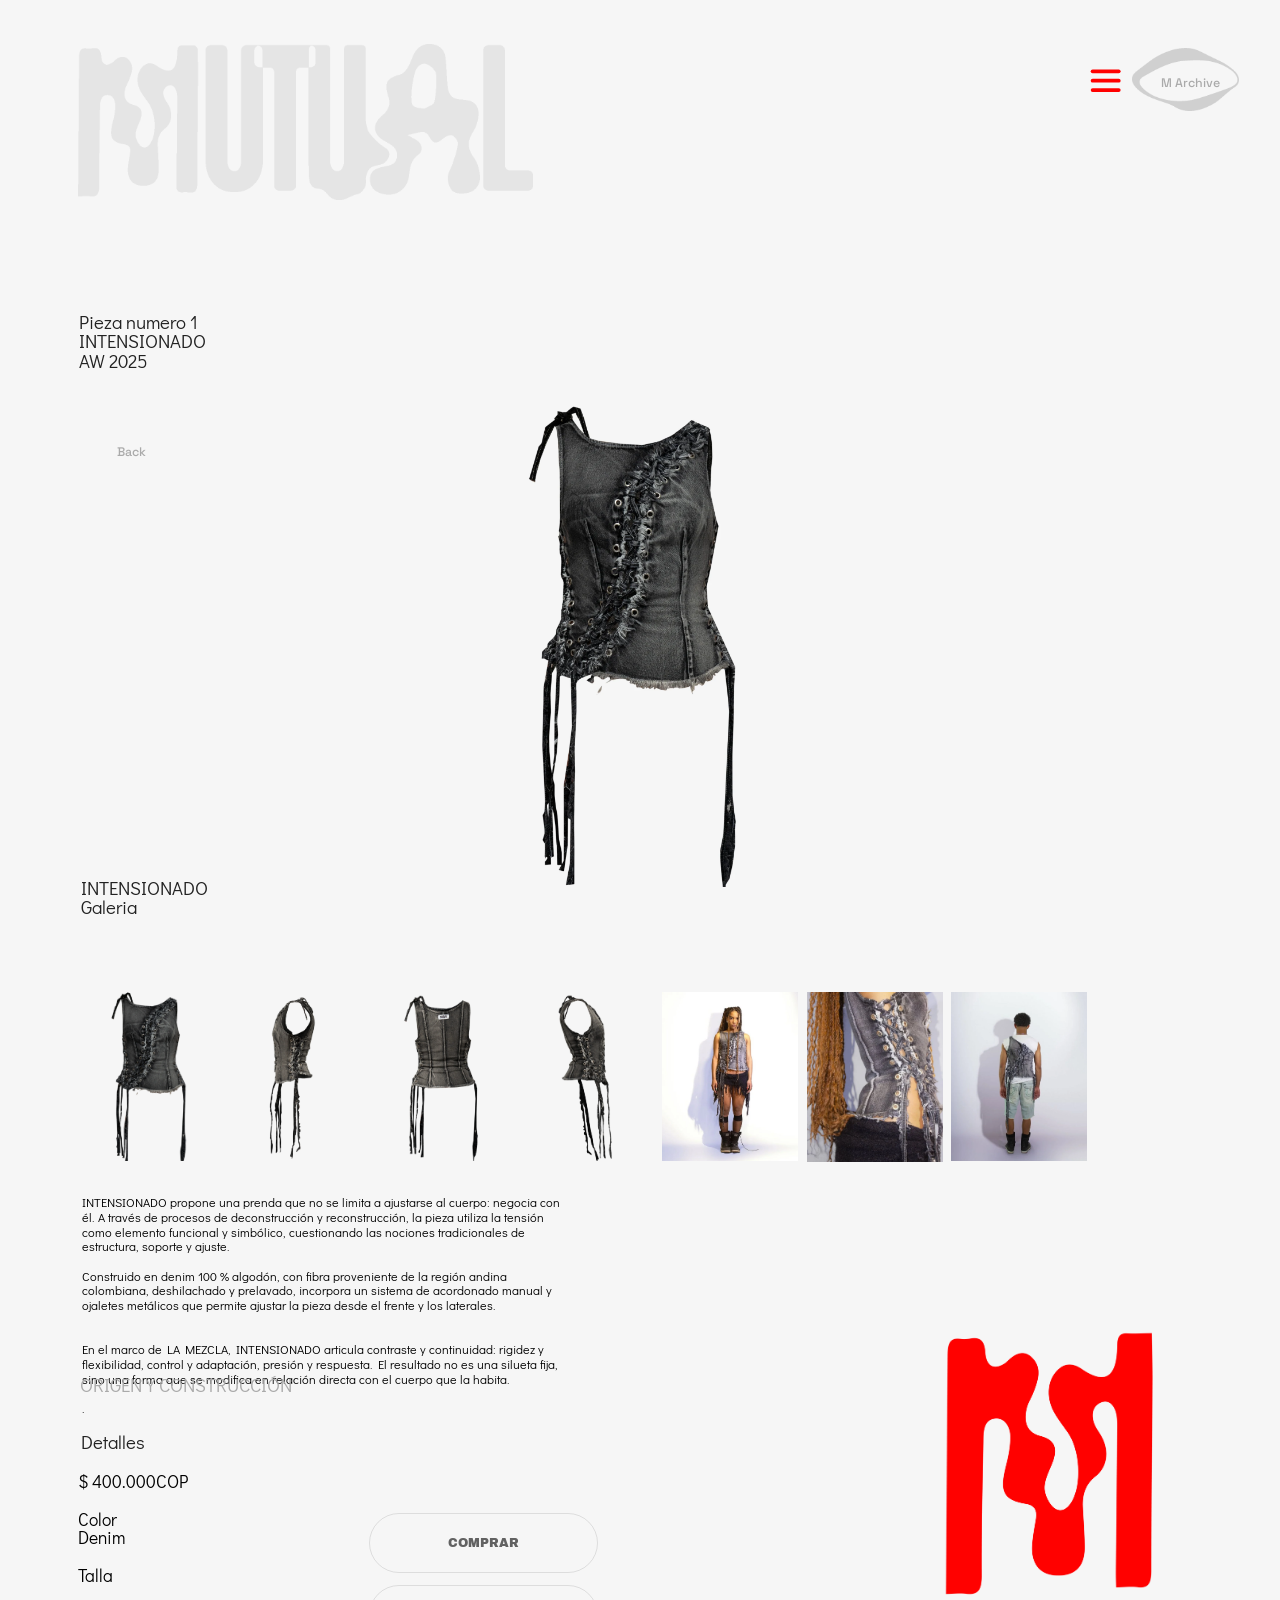
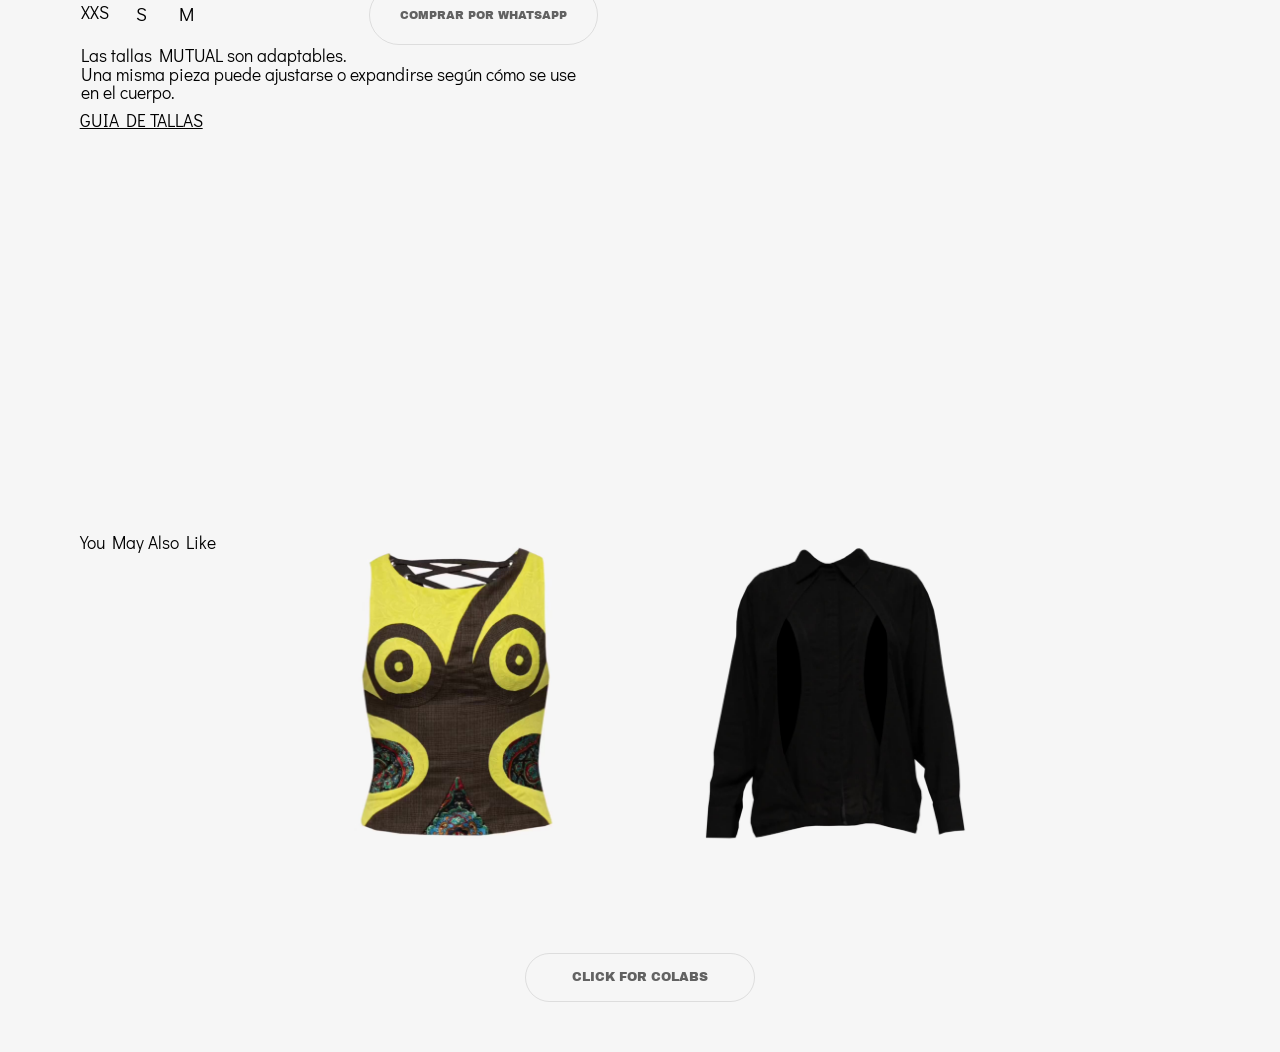
<file: intensionado.html>
<!doctype html>
<html lang="es">
<head>
<meta charset="utf-8">
<meta name="viewport" content="width=device-width, initial-scale=1">
<title>Intensionado — MUTUAL</title>
<meta name="description" content="MUTUAL — casa experimental y conceptual. Laboratorio de indumentaria. Piezas únicas hechas en Colombia.">
<meta property="og:title" content="Intensionado — MUTUAL">
<meta property="og:description" content="MUTUAL — casa experimental y conceptual. Laboratorio de indumentaria. Piezas únicas hechas en Colombia.">
<meta property="og:type" content="website">
<meta name="theme-color" content="rgb(246,246,246)">
<link rel="icon" type="image/png" href="assets/favicon.png">
<link rel="preload" href="assets/fonts/didact-gothic-latin-400-normal.woff2" as="font" type="font/woff2" crossorigin>
<link rel="stylesheet" href="assets/site.css">
<script>(function(){function z(){var d=document.documentElement,w=d.clientWidth||innerWidth,p=w<768;d.classList.toggle('is-phone',p);d.style.setProperty('--z',Math.min(p?w/320:w/1028,3600/1028));}z();addEventListener('resize',z);})();</script>
</head>
<body style="background:rgb(246,246,246)" data-page="intensionado">
<div class="lay desk" data-w="1028" style="--bg:rgb(246,246,246)"><div class="cv" style="width:1028px;height:2130px"><div class="pg" style="left:2px"><div class="w" data-w="46171c6f0846" style="left:354px;top:320px;width:313px;height:392px;z-index:304"><div class="in pic" style="opacity:1"><img src="assets/img/1bbe289b-fb94.webp" alt="foto inicio grande" style="width:335.96px;height:462.00px;left:-13.02px;top:-35.00px" decoding="async"></div></div><div class="w t" data-w="46171c6f0847" style="left:61.27px;top:251px;width:192px;height:45px;z-index:306"><div class="in"><div class="b" style="line-height:15px;min-height:15px;text-align:left;font-family:'Georgia', 'MGlyph', serif;font-size:14px;font-style:italic;font-weight:400;color:rgba(34,34,34,0.50)"><span style="font-family:'Didact Gothic', 'MGlyph', sans-serif;font-size:15px;font-weight:400;font-style:normal;color:rgb(34,34,34)">Pieza numero 1</span></div><div class="b" style="line-height:15px;min-height:15px;text-align:left;font-family:'Georgia', 'MGlyph', serif;font-size:14px;font-style:italic;font-weight:400;color:rgba(34,34,34,0.50)"><span style="font-family:'Didact Gothic', 'MGlyph', sans-serif;font-size:15px;font-weight:400;font-style:normal;color:rgb(34,34,34)">INTENSIONADO</span></div><div class="b" style="line-height:15px;min-height:15px;text-align:left;font-family:'Georgia', 'MGlyph', serif;font-size:14px;font-style:italic;font-weight:400;color:rgba(34,34,34,0.50)"><span style="font-family:'Didact Gothic', 'MGlyph', sans-serif;font-size:15px;font-weight:400;font-style:normal;color:rgb(34,34,34)">AW 2025</span></div></div></div><div class="w t fx" data-w="46171c6f0848" style="position:fixed;right:17.98px;top:60.22px;width:77.84px;height:10px;z-index:301" data-anim="[{&quot;type&quot;:&quot;hover&quot;,&quot;steps&quot;:[{&quot;duration&quot;:0.5,&quot;delay&quot;:0,&quot;acceleration&quot;:&quot;ease-both&quot;,&quot;use_move&quot;:false,&quot;use_opacity&quot;:false,&quot;use_rotate&quot;:false,&quot;use_scale&quot;:false,&quot;from_opacity&quot;:0,&quot;from_scale&quot;:100,&quot;from_rotate&quot;:0,&quot;opacity&quot;:null,&quot;scale&quot;:null,&quot;rotate&quot;:45,&quot;dx&quot;:null,&quot;dy&quot;:null,&quot;loop&quot;:null,&quot;start_point&quot;:&quot;bottom&quot;}],&quot;trigger&quot;:[],&quot;once&quot;:false,&quot;reset&quot;:false}]"><div class="in"><div class="b" style="line-height:10px;min-height:10px;text-align:left;font-family:'Georgia', 'MGlyph', serif;font-size:14px;font-style:italic;font-weight:400;color:rgba(34,34,34,0.50)"><span style="font-family:'Proto Sub', 'MGlyph', sans-serif;font-size:10px;font-weight:400;font-style:normal;color:rgb(170,170,170);--sh:-3px -1px 4px rgb(53,237,78)" class="shf">M Archive     </span></div></div></div><div class="w" data-w="46171c6f0849" style="left:64px;top:796.76px;width:109px;height:136px;z-index:314" data-anim="[{&quot;type&quot;:&quot;click&quot;,&quot;steps&quot;:[{&quot;duration&quot;:0.5,&quot;delay&quot;:0,&quot;acceleration&quot;:&quot;ease-both&quot;,&quot;use_move&quot;:true,&quot;use_opacity&quot;:false,&quot;use_rotate&quot;:false,&quot;use_scale&quot;:true,&quot;from_opacity&quot;:0,&quot;from_scale&quot;:100,&quot;from_rotate&quot;:0,&quot;opacity&quot;:null,&quot;scale&quot;:266,&quot;rotate&quot;:null,&quot;dx&quot;:96,&quot;dy&quot;:121,&quot;loop&quot;:null,&quot;start_point&quot;:&quot;bottom&quot;}],&quot;trigger&quot;:[],&quot;once&quot;:false,&quot;reset&quot;:false}]"><div class="in pic" style="opacity:1"><img src="assets/img/04853bcf-920b.webp" alt="foto 1" style="width:120.00px;height:165.00px;left:-5.50px;top:-14.55px" decoding="async"></div></div><div class="w t" data-w="46171c6f084a" style="left:61px;top:1183.13px;width:271px;height:105px;z-index:305"><div class="in"><div class="b" style="line-height:15px;min-height:15px;text-align:left;font-family:'Georgia', 'MGlyph', serif;font-size:14px;font-style:italic;font-weight:400;color:rgba(34,34,34,0.50)"><span style="font-family:'Didact Gothic', 'MGlyph', sans-serif;font-weight:400;font-style:normal;color:rgb(0,0,0)">$ 400.000COP</span></div><div class="b" style="line-height:15px;min-height:15px;text-align:left;font-family:'Georgia', 'MGlyph', serif;font-size:14px;font-style:italic;font-weight:400;color:rgba(34,34,34,0.50)">&#8203;</div><div class="b" style="line-height:15px;min-height:15px;text-align:left;font-family:'Georgia', 'MGlyph', serif;font-size:14px;font-style:italic;font-weight:400;color:rgba(34,34,34,0.50)"><span style="font-family:'Didact Gothic', 'MGlyph', sans-serif;font-weight:400;font-style:normal;color:rgb(0,0,0)">Color</span></div><div class="b" style="line-height:15px;min-height:15px;text-align:left;font-family:'Georgia', 'MGlyph', serif;font-size:14px;font-style:italic;font-weight:400;color:rgba(34,34,34,0.50)"><a href="https://checkout.wompi.co/l/qqMVVd" target="_blank" rel="noopener" class="ls-740f91c8"><span style="font-family:'Didact Gothic', 'MGlyph', sans-serif;font-weight:400;font-style:normal;color:rgb(0,0,0)">Denim</span></a></div><div class="b" style="line-height:15px;min-height:15px;text-align:left;font-family:'Georgia', 'MGlyph', serif;font-size:14px;font-style:italic;font-weight:400;color:rgba(34,34,34,0.50)">&#8203;</div><div class="b" style="line-height:15px;min-height:15px;text-align:left;font-family:'Georgia', 'MGlyph', serif;font-size:14px;font-style:italic;font-weight:400;color:rgba(34,34,34,0.50)"><span style="font-family:'Didact Gothic', 'MGlyph', sans-serif;font-weight:400;font-style:normal;color:rgb(0,0,0)">Talla</span></div><div class="b" style="line-height:15px;min-height:15px;text-align:left;font-family:'Georgia', 'MGlyph', serif;font-size:14px;font-style:italic;font-weight:400;color:rgba(34,34,34,0.50)"><span style="font-family:'Didact Gothic', 'MGlyph', sans-serif;font-weight:400;font-style:normal;color:rgb(0,0,0)">      </span></div></div></div><div class="w fx" data-w="46171c6f084b" style="position:fixed;right:32.64px;top:38.94px;width:86px;height:50.01px;z-index:364"><a class="in" href="archivo.html"><div class="in pic" style="opacity:0.5"><img src="assets/img/298f5024-74fa.png" alt="" style="width:86.00px;height:50.29px;left:0.00px;top:0.00px" decoding="async"></div></a></div><div class="w t fx" data-w="46171c6f084c" style="position:fixed;left:94px;bottom:355.9px;width:31px;height:10px;z-index:365" data-anim="[{&quot;type&quot;:&quot;hover&quot;,&quot;steps&quot;:[{&quot;duration&quot;:0.5,&quot;delay&quot;:0,&quot;acceleration&quot;:&quot;ease-both&quot;,&quot;use_move&quot;:false,&quot;use_opacity&quot;:false,&quot;use_rotate&quot;:false,&quot;use_scale&quot;:false,&quot;from_opacity&quot;:0,&quot;from_scale&quot;:100,&quot;from_rotate&quot;:0,&quot;opacity&quot;:null,&quot;scale&quot;:null,&quot;rotate&quot;:45,&quot;dx&quot;:null,&quot;dy&quot;:null,&quot;loop&quot;:null,&quot;start_point&quot;:&quot;bottom&quot;}],&quot;trigger&quot;:[],&quot;once&quot;:false,&quot;reset&quot;:false}]"><div class="in"><div class="b" style="line-height:10px;min-height:10px;text-align:left;font-family:'Georgia', 'MGlyph', serif;font-size:14px;font-style:italic;font-weight:400;color:rgba(34,34,34,0.50)"><a href="piezas.html" class="ls-5a0d7a5a"><span style="font-family:'Proto Sub', 'MGlyph', sans-serif;font-size:10px;font-weight:400;font-style:normal;color:rgb(170,170,170);--sh:-3px -1px 4px rgb(53,237,78)" class="shf">Back </span></a></div></div></div><div class="w t" data-w="46171c6f084d" style="left:63px;top:705.76px;width:192px;height:30px;z-index:307"><div class="in"><div class="b" style="line-height:15px;min-height:15px;text-align:left;font-family:'Georgia', 'MGlyph', serif;font-size:14px;font-style:italic;font-weight:400;color:rgba(34,34,34,0.50)"><span style="font-family:'Didact Gothic', 'MGlyph', sans-serif;font-size:15px;font-weight:400;font-style:normal;color:rgb(34,34,34)">INTENSIONADO</span></div><div class="b" style="line-height:15px;min-height:15px;text-align:left;font-family:'Georgia', 'MGlyph', serif;font-size:14px;font-style:italic;font-weight:400;color:rgba(34,34,34,0.50)"><span style="font-family:'Didact Gothic', 'MGlyph', sans-serif;font-size:15px;font-weight:400;font-style:normal;color:rgb(34,34,34)">Galeria</span></div></div></div><div class="w" data-w="46171c6f084e" style="left:180px;top:796.76px;width:109px;height:136px;z-index:313" data-anim="[{&quot;type&quot;:&quot;click&quot;,&quot;steps&quot;:[{&quot;duration&quot;:0.5,&quot;delay&quot;:0,&quot;acceleration&quot;:&quot;ease-both&quot;,&quot;use_move&quot;:true,&quot;use_opacity&quot;:false,&quot;use_rotate&quot;:false,&quot;use_scale&quot;:true,&quot;from_opacity&quot;:0,&quot;from_scale&quot;:100,&quot;from_rotate&quot;:0,&quot;opacity&quot;:null,&quot;scale&quot;:266,&quot;rotate&quot;:null,&quot;dx&quot;:96,&quot;dy&quot;:121,&quot;loop&quot;:null,&quot;start_point&quot;:&quot;bottom&quot;}],&quot;trigger&quot;:[],&quot;once&quot;:false,&quot;reset&quot;:false}]"><div class="in pic" style="opacity:1"><img src="assets/img/571786c5-e6e2.webp" alt="foto 2" style="width:109.00px;height:149.90px;left:0.00px;top:-5.00px" decoding="async"></div></div><div class="w" data-w="46171c6f084f" style="left:298px;top:796.76px;width:109px;height:136px;z-index:312" data-anim="[{&quot;type&quot;:&quot;click&quot;,&quot;steps&quot;:[{&quot;duration&quot;:0.5,&quot;delay&quot;:0,&quot;acceleration&quot;:&quot;ease-both&quot;,&quot;use_move&quot;:true,&quot;use_opacity&quot;:false,&quot;use_rotate&quot;:false,&quot;use_scale&quot;:true,&quot;from_opacity&quot;:0,&quot;from_scale&quot;:100,&quot;from_rotate&quot;:0,&quot;opacity&quot;:null,&quot;scale&quot;:266,&quot;rotate&quot;:null,&quot;dx&quot;:96,&quot;dy&quot;:121,&quot;loop&quot;:null,&quot;start_point&quot;:&quot;bottom&quot;}],&quot;trigger&quot;:[],&quot;once&quot;:false,&quot;reset&quot;:false}]"><div class="in pic" style="opacity:1"><img src="assets/img/85868238-ed2d.webp" alt="foto 3" style="width:109.00px;height:149.88px;left:0.00px;top:-6.94px" decoding="async"></div></div><div class="w" data-w="46171c6f0850" style="left:415px;top:796.76px;width:109px;height:136px;z-index:311" data-anim="[{&quot;type&quot;:&quot;click&quot;,&quot;steps&quot;:[{&quot;duration&quot;:0.5,&quot;delay&quot;:0,&quot;acceleration&quot;:&quot;ease-both&quot;,&quot;use_move&quot;:true,&quot;use_opacity&quot;:false,&quot;use_rotate&quot;:false,&quot;use_scale&quot;:true,&quot;from_opacity&quot;:0,&quot;from_scale&quot;:100,&quot;from_rotate&quot;:0,&quot;opacity&quot;:null,&quot;scale&quot;:266,&quot;rotate&quot;:null,&quot;dx&quot;:96,&quot;dy&quot;:121,&quot;loop&quot;:null,&quot;start_point&quot;:&quot;bottom&quot;}],&quot;trigger&quot;:[],&quot;once&quot;:false,&quot;reset&quot;:false}]"><div class="in pic" style="opacity:1"><img src="assets/img/143dbf2c-bf08.webp" alt="foto 4" style="width:109.00px;height:149.88px;left:0.00px;top:-6.94px" decoding="async"></div></div><div class="w" data-w="46171c6f0851" style="left:530px;top:796.76px;width:109px;height:136px;z-index:310" data-anim="[{&quot;type&quot;:&quot;click&quot;,&quot;steps&quot;:[{&quot;duration&quot;:0.5,&quot;delay&quot;:0,&quot;acceleration&quot;:&quot;ease-both&quot;,&quot;use_move&quot;:true,&quot;use_opacity&quot;:false,&quot;use_rotate&quot;:false,&quot;use_scale&quot;:true,&quot;from_opacity&quot;:0,&quot;from_scale&quot;:100,&quot;from_rotate&quot;:0,&quot;opacity&quot;:null,&quot;scale&quot;:266,&quot;rotate&quot;:null,&quot;dx&quot;:96,&quot;dy&quot;:121,&quot;loop&quot;:null,&quot;start_point&quot;:&quot;bottom&quot;}],&quot;trigger&quot;:[],&quot;once&quot;:false,&quot;reset&quot;:false}]"><div class="in pic" style="opacity:1"><img src="assets/img/4d18524b-486b.webp" alt="foto 5" style="width:109.00px;height:236.01px;left:0.00px;top:-50.00px" decoding="async"></div></div><div class="w" data-w="46171c6f0852" style="left:646px;top:797px;width:109px;height:136px;z-index:309" data-anim="[{&quot;type&quot;:&quot;click&quot;,&quot;steps&quot;:[{&quot;duration&quot;:0.5,&quot;delay&quot;:0,&quot;acceleration&quot;:&quot;ease-both&quot;,&quot;use_move&quot;:true,&quot;use_opacity&quot;:false,&quot;use_rotate&quot;:false,&quot;use_scale&quot;:true,&quot;from_opacity&quot;:0,&quot;from_scale&quot;:100,&quot;from_rotate&quot;:0,&quot;opacity&quot;:null,&quot;scale&quot;:266,&quot;rotate&quot;:null,&quot;dx&quot;:96,&quot;dy&quot;:121,&quot;loop&quot;:null,&quot;start_point&quot;:&quot;bottom&quot;}],&quot;trigger&quot;:[],&quot;once&quot;:false,&quot;reset&quot;:false}]"><div class="in pic" style="opacity:1"><img src="assets/img/a11491ac-11fb.webp" alt="foto 6" style="width:118.28px;height:256.00px;left:-3.04px;top:-44.00px" decoding="async"></div></div><div class="w" data-w="46171c6f0853" style="left:762px;top:796.76px;width:109px;height:136px;z-index:308" data-anim="[{&quot;type&quot;:&quot;click&quot;,&quot;steps&quot;:[{&quot;duration&quot;:0.5,&quot;delay&quot;:0,&quot;acceleration&quot;:&quot;ease-both&quot;,&quot;use_move&quot;:true,&quot;use_opacity&quot;:false,&quot;use_rotate&quot;:false,&quot;use_scale&quot;:true,&quot;from_opacity&quot;:0,&quot;from_scale&quot;:100,&quot;from_rotate&quot;:0,&quot;opacity&quot;:null,&quot;scale&quot;:266,&quot;rotate&quot;:null,&quot;dx&quot;:96,&quot;dy&quot;:121,&quot;loop&quot;:null,&quot;start_point&quot;:&quot;bottom&quot;}],&quot;trigger&quot;:[],&quot;once&quot;:false,&quot;reset&quot;:false}]"><div class="in pic" style="opacity:1"><img src="assets/img/9e0dda06-eda4.webp" alt="foto 7" style="width:109.00px;height:236.01px;left:0.00px;top:-46.02px" decoding="async"></div></div><div class="w t" data-w="46171c6f0854" style="left:64px;top:960px;width:384px;height:187px;z-index:302"><div class="in"><div class="b" style="line-height:11px;min-height:11px;text-align:left;font-family:'Georgia', 'MGlyph', serif;font-size:14px;font-style:italic;font-weight:400;color:rgba(34,34,34,0.50)"><span style="font-family:'Didact Gothic', 'MGlyph', sans-serif;font-size:10px;font-weight:400;font-style:normal;color:rgb(0,0,0)">INTENSIONADO propone una prenda que no se limita a ajustarse al cuerpo: negocia con él. A través de procesos de deconstrucción y reconstrucción, la pieza utiliza la tensión como elemento funcional y simbólico, cuestionando las nociones tradicionales de estructura, soporte y ajuste.

Construido en denim 100 % algodón, con fibra proveniente de la región andina colombiana, deshilachado y prelavado, incorpora un sistema de acordonado manual y ojaletes metálicos que permite ajustar la pieza desde el frente y los laterales.


En el marco de LA MEZCLA, INTENSIONADO articula contraste y continuidad: rigidez y flexibilidad, control y adaptación, presión y respuesta. El resultado no es una silueta fija, sino una forma que se modifica en relación directa con el cuerpo que la habita.

.


</span></div></div></div><div class="w t" data-w="46171c6f0855" style="left:62px;top:1375.13px;width:392px;height:29px;z-index:316" data-anim="[{&quot;type&quot;:&quot;hover&quot;,&quot;steps&quot;:[{&quot;duration&quot;:0.3,&quot;delay&quot;:0,&quot;acceleration&quot;:&quot;ease-both&quot;,&quot;use_move&quot;:true,&quot;use_opacity&quot;:false,&quot;use_rotate&quot;:false,&quot;use_scale&quot;:false,&quot;from_opacity&quot;:0,&quot;from_scale&quot;:80,&quot;from_rotate&quot;:0,&quot;opacity&quot;:null,&quot;scale&quot;:100,&quot;rotate&quot;:null,&quot;dx&quot;:0,&quot;dy&quot;:10,&quot;loop&quot;:null,&quot;start_point&quot;:&quot;bottom&quot;}],&quot;trigger&quot;:[],&quot;once&quot;:false,&quot;reset&quot;:false}]"><div class="in"><div class="b" style="line-height:14px;min-height:14px;text-align:left;font-family:'Georgia', 'MGlyph', serif;font-size:14px;font-style:italic;font-weight:400;color:rgba(34,34,34,0.50)"><a href="#y1601"><span style="font-family:'Didact Gothic', 'MGlyph', sans-serif;font-size:14px;font-weight:400;font-style:normal;color:rgb(0,0,0);text-decoration:underline">GUIA DE TALLAS</span></a></div><div class="b" style="line-height:15px;min-height:15px;text-align:left;font-family:'Georgia', 'MGlyph', serif;font-size:14px;font-style:italic;font-weight:400;color:rgba(34,34,34,0.50)"><span style="font-family:'Didact Gothic', 'MGlyph', sans-serif;font-weight:400;font-style:normal;color:rgb(0,0,0)">      </span></div></div></div><div class="w t" data-w="46171c6f0856" style="left:63px;top:1151.13px;width:192px;height:15px;z-index:315"><div class="in"><div class="b" style="line-height:15px;min-height:15px;text-align:left;font-family:'Georgia', 'MGlyph', serif;font-size:14px;font-style:italic;font-weight:400;color:rgba(34,34,34,0.50)"><span style="font-family:'Didact Gothic', 'MGlyph', sans-serif;font-size:15px;font-weight:400;font-style:normal;color:rgb(34,34,34)">Detalles</span></div></div></div><div class="w" data-w="46171c6f0857" style="left:195.54px;top:1230.59px;width:307px;height:574.08px;z-index:317" data-anim="[{&quot;type&quot;:&quot;click&quot;,&quot;steps&quot;:[{&quot;duration&quot;:0,&quot;delay&quot;:0,&quot;acceleration&quot;:&quot;ease-both&quot;,&quot;use_move&quot;:false,&quot;use_opacity&quot;:true,&quot;use_rotate&quot;:false,&quot;use_scale&quot;:false,&quot;from_opacity&quot;:0,&quot;from_scale&quot;:70,&quot;from_rotate&quot;:0,&quot;opacity&quot;:100,&quot;scale&quot;:100,&quot;rotate&quot;:45,&quot;dx&quot;:0,&quot;dy&quot;:30,&quot;loop&quot;:null,&quot;start_point&quot;:&quot;bottom&quot;}],&quot;trigger&quot;:[],&quot;once&quot;:false,&quot;reset&quot;:false}]"><div class="in pic" style="opacity:1;transform:rotate(-90deg)"><img src="assets/img/17e2b322-9e16.webp" alt="" style="width:477.64px;height:618.10px;left:-89.91px;top:-26.03px" loading="lazy" decoding="async"></div></div><div class="w" data-w="46171c6f0858" style="left:736px;top:1041.76px;width:207px;height:268px;z-index:318"><a class="in" href="archivo.html"><div class="in pic" style="opacity:1"><img src="assets/img/42bd5b36-a722.webp" alt="" style="width:207.08px;height:268.00px;left:-0.08px;top:0.00px" loading="lazy" decoding="async"></div></a></div><div class="w" data-w="46171c6f0859" style="left:294px;top:1215.13px;width:184px;height:48px;z-index:319"><a class="in btn" href="https://checkout.wompi.co/l/qqMVVd" target="_blank" rel="noopener" style="background:rgba(38,38,38,0.00);border:1px solid rgba(0,0,0,0.10);border-radius:79px;font-family:'Archivo Black', 'MGlyph', sans-serif;font-size:10px;font-style:normal;font-weight:400;letter-spacing:0px;color:rgba(0,0,0,0.60);--hbg:rgb(255,0,0);--hbc:rgb(246,246,246);--hbw:0px;--hc:rgb(255,255,255)">COMPRAR</a></div><div class="w" style="left:294px;top:1273.13px;width:184px;height:48px;z-index:319"><a class="in btn" href="https://wa.me/573204399096?text=Hola%20MUTUAL%2C%20quiero%20comprar%20la%20pieza%20Intensionado.%20%C2%BFMe%20ayudas%20con%20talla%20y%20env%C3%ADo%3F" target="_blank" rel="noopener" style="background:rgba(38,38,38,0.00);border:1px solid rgba(0,0,0,0.10);border-radius:79px;font-family:'Archivo Black', 'MGlyph', sans-serif;font-size:9px;font-style:normal;font-weight:400;letter-spacing:0px;color:rgba(0,0,0,0.60);--hbg:rgb(255,0,0);--hbc:rgb(246,246,246);--hbw:0px;--hc:rgb(255,255,255)">COMPRAR POR WHATSAPP</a></div><div class="w t" data-w="46171c6f085a" style="left:62px;top:1105px;width:192px;height:15px;z-index:303" data-anim="[{&quot;type&quot;:&quot;hover&quot;,&quot;steps&quot;:[{&quot;duration&quot;:0.1,&quot;delay&quot;:0,&quot;acceleration&quot;:&quot;ease-both&quot;,&quot;use_move&quot;:true,&quot;use_opacity&quot;:false,&quot;use_rotate&quot;:false,&quot;use_scale&quot;:false,&quot;from_opacity&quot;:0,&quot;from_scale&quot;:100,&quot;from_rotate&quot;:0,&quot;opacity&quot;:null,&quot;scale&quot;:null,&quot;rotate&quot;:null,&quot;dx&quot;:0,&quot;dy&quot;:-5,&quot;loop&quot;:null,&quot;start_point&quot;:&quot;bottom&quot;}],&quot;trigger&quot;:[],&quot;once&quot;:false,&quot;reset&quot;:false}]"><div class="in"><div class="b" style="line-height:15px;min-height:15px;text-align:left;font-family:'Georgia', 'MGlyph', serif;font-size:14px;font-style:italic;font-weight:400;color:rgba(34,34,34,0.50)"><a href="procesos.html" class="ls-5a0d7a5a"><span style="font-family:'Didact Gothic', 'MGlyph', sans-serif;font-size:15px;font-weight:400;font-style:normal;color:rgb(34,34,34)">ORIGEN Y CONSTRUCCIÓN</span></a></div></div></div><div class="w t" data-w="46171c6f085b" style="left:63px;top:1308.13px;width:415px;height:56px;z-index:320"><div class="in"><div class="b" style="line-height:14px;min-height:14px;text-align:left;font-family:'Georgia', 'MGlyph', serif;font-size:14px;font-style:italic;font-weight:400;color:rgba(34,34,34,0.50)"><span style="font-family:'Didact Gothic', 'MGlyph', sans-serif;font-weight:400;font-style:normal;color:rgb(0,0,0)"> 
Las tallas MUTUAL son adaptables.
Una misma pieza puede ajustarse o expandirse según cómo se use en el cuerpo.</span></div></div></div><div class="w t" data-w="46171c6f085c" style="left:107px;top:1289.13px;width:16px;height:14px;z-index:321"><div class="in"><div class="b" style="line-height:14px;min-height:14px;text-align:left;font-family:'Georgia', 'MGlyph', serif;font-size:14px;font-style:italic;font-weight:400;color:rgba(34,34,34,0.50)"><a href="https://checkout.wompi.co/l/qqMVVd" target="_blank" rel="noopener" class="ls-740f91c8"><span style="font-family:'Didact Gothic', 'MGlyph', sans-serif;font-size:15px;font-weight:400;font-style:normal;color:rgb(0,0,0);--sh:1px -3px 5px rgb(53,237,78)" class="shf">S</span></a></div></div></div><div class="w t" data-w="46171c6f085d" style="left:142px;top:1289.13px;width:16px;height:14px;z-index:322"><div class="in"><div class="b" style="line-height:14px;min-height:14px;text-align:left;font-family:'Georgia', 'MGlyph', serif;font-size:14px;font-style:italic;font-weight:400;color:rgba(34,34,34,0.50)"><a href="https://checkout.wompi.co/l/qqMVVd" target="_blank" rel="noopener" class="ls-740f91c8"><span style="font-family:'Didact Gothic', 'MGlyph', sans-serif;font-size:15px;font-weight:400;font-style:normal;color:rgb(0,0,0);--sh:1px -3px 5px rgb(53,237,78)" class="shf">M</span></a></div></div></div><div class="w t" data-w="46171c6f0861" style="left:63px;top:1288.13px;width:25px;height:14px;z-index:323"><div class="in"><div class="b" style="line-height:14px;min-height:14px;text-align:left;font-family:'Georgia', 'MGlyph', serif;font-size:14px;font-style:italic;font-weight:400;color:rgba(34,34,34,0.50)"><a href="https://checkout.wompi.co/l/qqMVVd" target="_blank" rel="noopener" class="ls-740f91c8"><span style="font-family:'Didact Gothic', 'MGlyph', sans-serif;font-weight:400;font-style:normal;color:rgb(0,0,0);--sh:1px -3px 5px rgb(53,237,78)" class="shf">XXS</span></a></div></div></div><div class="w t" data-w="46171c6f0862" style="left:63px;top:1227px;width:23px;height:15px;z-index:324"><div class="in"><div class="b" style="line-height:15px;min-height:15px;text-align:left;font-family:'Georgia', 'MGlyph', serif;font-size:14px;font-style:italic;font-weight:400;color:rgba(34,34,34,0.50)">&#8203;</div></div></div><div class="w" data-w="46171c6f0864" style="left:61px;top:35px;width:365px;height:125.32px;z-index:325" data-anim="[{&quot;type&quot;:&quot;hover&quot;,&quot;steps&quot;:[{&quot;duration&quot;:0.3,&quot;delay&quot;:0,&quot;acceleration&quot;:&quot;ease-both&quot;,&quot;use_move&quot;:true,&quot;use_opacity&quot;:false,&quot;use_rotate&quot;:false,&quot;use_scale&quot;:false,&quot;from_opacity&quot;:0,&quot;from_scale&quot;:100,&quot;from_rotate&quot;:0,&quot;opacity&quot;:null,&quot;scale&quot;:null,&quot;rotate&quot;:null,&quot;dx&quot;:0,&quot;dy&quot;:-5,&quot;loop&quot;:null,&quot;start_point&quot;:&quot;bottom&quot;}],&quot;trigger&quot;:[],&quot;once&quot;:false,&quot;reset&quot;:false}]"><a class="in" href="index.html"><div class="in pic" style="opacity:1"><img src="assets/img/dc10f432-1e98.webp" alt="" style="width:365.00px;height:125.32px;left:0.00px;top:0.00px" decoding="async"></div></a></div><div class="w t" data-w="7e73401ab381" style="left:62px;top:1714px;width:152px;height:14px;z-index:363"><div class="in"><div class="b" style="line-height:14px;min-height:14px;text-align:left;font-family:'Georgia', 'MGlyph', serif;font-size:14px;font-style:italic;font-weight:400;color:rgba(34,34,34,0.50)"><span style="font-family:'Didact Gothic', 'MGlyph', sans-serif;font-weight:400;font-style:normal;color:rgb(0,0,0);--sh:1px -3px 5px rgb(53,237,78)" class="shf">You May Also Like</span></div></div></div><div class="w" data-w="5a6ac851406f" style="left:259px;top:1680px;width:211px;height:320px;z-index:358" data-anim="[{&quot;type&quot;:&quot;hover&quot;,&quot;steps&quot;:[{&quot;duration&quot;:0.2,&quot;delay&quot;:0,&quot;acceleration&quot;:&quot;ease-both&quot;,&quot;use_move&quot;:false,&quot;use_opacity&quot;:false,&quot;use_rotate&quot;:false,&quot;use_scale&quot;:true,&quot;from_opacity&quot;:0,&quot;from_scale&quot;:100,&quot;from_rotate&quot;:0,&quot;opacity&quot;:null,&quot;scale&quot;:110,&quot;rotate&quot;:null,&quot;dx&quot;:null,&quot;dy&quot;:null,&quot;loop&quot;:null,&quot;start_point&quot;:&quot;bottom&quot;}],&quot;trigger&quot;:[],&quot;once&quot;:false,&quot;reset&quot;:false}]"><a class="in" href="xue-en-los-andes.html"><div class="in vid"><video data-src="assets/video/tz4-sgbCuFrh_XEt2beo4.mp4" poster="assets/video/tz4-sgbCuFrh_XEt2beo4.jpg" muted playsinline preload="none" loop data-auto></video></div></a></div><div class="w" data-w="7d27aaccd928" style="left:563px;top:1680px;width:211px;height:320px;z-index:359" data-anim="[{&quot;type&quot;:&quot;hover&quot;,&quot;steps&quot;:[{&quot;duration&quot;:0.2,&quot;delay&quot;:0,&quot;acceleration&quot;:&quot;ease-both&quot;,&quot;use_move&quot;:false,&quot;use_opacity&quot;:false,&quot;use_rotate&quot;:false,&quot;use_scale&quot;:true,&quot;from_opacity&quot;:0,&quot;from_scale&quot;:100,&quot;from_rotate&quot;:0,&quot;opacity&quot;:null,&quot;scale&quot;:110,&quot;rotate&quot;:null,&quot;dx&quot;:null,&quot;dy&quot;:null,&quot;loop&quot;:null,&quot;start_point&quot;:&quot;bottom&quot;}],&quot;trigger&quot;:[],&quot;once&quot;:false,&quot;reset&quot;:false}]"><a class="in" href="ironicas-maromas.html"><div class="in vid"><video data-src="assets/video/QP6gurLjEA9vtKKIjQVN0.mp4" poster="assets/video/QP6gurLjEA9vtKKIjQVN0.jpg" muted playsinline preload="none" loop data-auto></video></div></a></div><div class="w hs fx" data-w="c663c1878765" style="position:fixed;right:125px;top:50px;width:30px;height:30px;z-index:322"><button class="in pin" aria-label="Menú" style="--pc:rgb(255,0,0)"><svg viewBox="0 0 30 30" width="100%" height="100%"><rect x="3" y="6" width="24" height="3" rx="1.5"/><rect x="3" y="13.5" width="24" height="3" rx="1.5"/><rect x="3" y="21" width="24" height="3" rx="1.5"/></svg></button></div><div class="tip fxt" style="right:377.621875px;top:81.553125px;width:352px;height:371px;background:rgba(255,0,0,0.85);border-radius:19px;box-shadow:0 10px 40px rgba(0,0,0,.25);"><div class="w t menu" data-w="882a55afdfe8" style="left:0px;top:19.5px;width:352px;height:371px;z-index:1"><div class="in"><div class="b" style="line-height:21px;min-height:21px;text-align:center;padding-top:16px;padding-bottom:16px;padding-left:16px;padding-right:16px;font-family:'Georgia', 'MGlyph', serif;font-size:14px;font-style:italic;font-weight:400;color:rgba(34,34,34,0.50)"><a href="index.html" class="ls-49cf2f43"><span style="font-family:'League Gothic', 'MGlyph', sans-serif;font-size:21px;font-weight:400;font-style:normal;color:rgb(34,34,34)">MUTUAL</span></a></div><div class="b" style="line-height:21px;min-height:21px;text-align:center;padding-top:16px;padding-bottom:16px;padding-left:16px;padding-right:16px;font-family:'Georgia', 'MGlyph', serif;font-size:14px;font-style:italic;font-weight:400;color:rgba(34,34,34,0.50)"><a href="ecosistema.html"><span style="font-family:'League Gothic', 'MGlyph', sans-serif;font-size:21px;font-weight:400;font-style:normal;color:rgb(34,34,34)">ECOSISTEMA</span></a></div><div class="b" style="line-height:21px;min-height:21px;text-align:center;padding-top:16px;padding-bottom:16px;padding-left:16px;padding-right:16px;font-family:'Georgia', 'MGlyph', serif;font-size:14px;font-style:italic;font-weight:400;color:rgba(34,34,34,0.50)"><a href="piezas.html" class="ls-49cf2f43"><span style="font-family:'League Gothic', 'MGlyph', sans-serif;font-size:21px;font-weight:400;font-style:normal;color:rgb(34,34,34)">PIEZAS</span></a></div><div class="b" style="line-height:21px;min-height:21px;text-align:center;padding-top:16px;padding-bottom:16px;padding-left:16px;padding-right:16px;font-family:'Georgia', 'MGlyph', serif;font-size:14px;font-style:italic;font-weight:400;color:rgba(34,34,34,0.50)"><a href="archivo.html" class="ls-49cf2f43"><span style="font-family:'League Gothic', 'MGlyph', sans-serif;font-size:21px;font-weight:400;font-style:normal;color:rgb(34,34,34)">ARCHIVO</span></a></div><div class="b" style="line-height:21px;min-height:21px;text-align:center;padding-top:16px;padding-bottom:16px;padding-left:16px;padding-right:16px;font-family:'Georgia', 'MGlyph', serif;font-size:14px;font-style:italic;font-weight:400;color:rgba(34,34,34,0.50)"><a href="procesos.html" class="ls-49cf2f43"><span style="font-family:'League Gothic', 'MGlyph', sans-serif;font-size:21px;font-weight:400;font-style:normal;color:rgb(34,34,34)">PROCESOS</span></a></div><div class="b" style="line-height:21px;min-height:21px;text-align:center;padding-top:16px;padding-bottom:16px;padding-left:16px;padding-right:16px;font-family:'Georgia', 'MGlyph', serif;font-size:14px;font-style:italic;font-weight:400;color:rgba(34,34,34,0.50)"><a href="index.html" class="ls-49cf2f43"><span style="font-family:'League Gothic', 'MGlyph', sans-serif;font-size:21px;font-weight:400;font-style:normal;color:rgb(34,34,34)">SIN REPLICA</span></a></div></div></div></div><div class="w" data-w="xxxxxcolabsd" style="left:420px;top:2050px;width:184px;height:40px;z-index:330"><a class="in btn" href="https://wa.me/573204399096?text=Hola%20MUTUAL%2C%20me%20gustar%C3%ADa%20hacer%20una%20colaboraci%C3%B3n." target="_blank" rel="noopener" style="background:rgba(38,38,38,0.00);border:1px solid rgba(0,0,0,0.10);border-radius:79px;font-family:'Archivo Black', 'MGlyph', sans-serif;font-size:10px;font-style:normal;font-weight:400;letter-spacing:0px;color:rgba(0,0,0,0.60);--hbg:rgb(255,0,0);--hbc:rgb(246,246,246);--hbw:0px;--hc:rgb(255,255,255)">CLICK FOR COLABS</a></div></div></div></div><div class="lay phone" data-w="320" style="--bg:rgb(246,246,246)"><div class="cv" style="width:320px;height:1718px"><div class="pg" style="left:0px"><div class="w" data-w="46171c6f0846" style="left:120px;top:127px;width:192px;height:241px;z-index:302"><div class="in pic" style="opacity:1"><img src="assets/img/1bbe289b-fb94.webp" alt="foto inicio grande" style="width:206.54px;height:284.04px;left:-8.26px;top:-21.52px" decoding="async"></div></div><div class="w t fx" data-w="46171c6f0848" style="position:fixed;right:-462.02px;top:29.22px;width:77.84px;height:10px;z-index:301" data-anim="[{&quot;type&quot;:&quot;hover&quot;,&quot;steps&quot;:[{&quot;duration&quot;:0.5,&quot;delay&quot;:0,&quot;acceleration&quot;:&quot;ease-both&quot;,&quot;use_move&quot;:false,&quot;use_opacity&quot;:false,&quot;use_rotate&quot;:false,&quot;use_scale&quot;:false,&quot;from_opacity&quot;:0,&quot;from_scale&quot;:100,&quot;from_rotate&quot;:0,&quot;opacity&quot;:null,&quot;scale&quot;:null,&quot;rotate&quot;:45,&quot;dx&quot;:null,&quot;dy&quot;:null,&quot;loop&quot;:null,&quot;start_point&quot;:&quot;bottom&quot;}],&quot;trigger&quot;:[],&quot;once&quot;:false,&quot;reset&quot;:false}]"><div class="in"><div class="b" style="line-height:10px;min-height:10px;text-align:left;font-family:'Georgia', 'MGlyph', serif;font-size:14px;font-style:italic;font-weight:400;color:rgba(34,34,34,0.50)"><span style="font-family:'Proto Sub', 'MGlyph', sans-serif;font-size:10px;font-weight:400;font-style:normal;color:rgb(170,170,170);--sh:-3px -1px 4px rgb(53,237,78)" class="shf">M Archive     </span></div></div></div><div class="w" data-w="46171c6f0849" style="left:12px;top:384px;width:68px;height:88px;z-index:348" data-anim="[{&quot;type&quot;:&quot;click&quot;,&quot;steps&quot;:[{&quot;duration&quot;:0.5,&quot;delay&quot;:0,&quot;acceleration&quot;:&quot;ease-both&quot;,&quot;use_move&quot;:true,&quot;use_opacity&quot;:false,&quot;use_rotate&quot;:false,&quot;use_scale&quot;:true,&quot;from_opacity&quot;:0,&quot;from_scale&quot;:100,&quot;from_rotate&quot;:0,&quot;opacity&quot;:null,&quot;scale&quot;:347,&quot;rotate&quot;:null,&quot;dx&quot;:132,&quot;dy&quot;:47,&quot;loop&quot;:null,&quot;start_point&quot;:&quot;bottom&quot;}],&quot;trigger&quot;:[],&quot;once&quot;:false,&quot;reset&quot;:false}]"><div class="in pic" style="opacity:1"><img src="assets/img/04853bcf-920b.webp" alt="foto 1" style="width:77.64px;height:106.76px;left:-4.82px;top:-9.41px" decoding="async"></div></div><div class="w fx" data-w="46171c6f084b" style="position:fixed;right:-447.36px;top:7.94px;width:86px;height:50.01px;z-index:366"><a class="in" href="archivo.html"><div class="in pic" style="opacity:0.5"><img src="assets/img/298f5024-74fa.png" alt="" style="width:86.00px;height:50.29px;left:0.00px;top:0.00px" decoding="async"></div></a></div><div class="w" data-w="46171c6f084e" style="left:10px;top:478px;width:72px;height:90px;z-index:347" data-anim="[{&quot;type&quot;:&quot;click&quot;,&quot;steps&quot;:[{&quot;duration&quot;:0.5,&quot;delay&quot;:0,&quot;acceleration&quot;:&quot;ease-both&quot;,&quot;use_move&quot;:true,&quot;use_opacity&quot;:false,&quot;use_rotate&quot;:false,&quot;use_scale&quot;:true,&quot;from_opacity&quot;:0,&quot;from_scale&quot;:100,&quot;from_rotate&quot;:0,&quot;opacity&quot;:null,&quot;scale&quot;:356,&quot;rotate&quot;:null,&quot;dx&quot;:131,&quot;dy&quot;:6,&quot;loop&quot;:null,&quot;start_point&quot;:&quot;bottom&quot;}],&quot;trigger&quot;:[],&quot;once&quot;:false,&quot;reset&quot;:false}]"><div class="in pic" style="opacity:1"><img src="assets/img/571786c5-e6e2.webp" alt="foto 2" style="width:72.15px;height:99.20px;left:-0.06px;top:-3.31px" decoding="async"></div></div><div class="w" data-w="46171c6f084f" style="left:8px;top:580px;width:72px;height:95px;z-index:346" data-anim="[{&quot;type&quot;:&quot;click&quot;,&quot;steps&quot;:[{&quot;duration&quot;:0.5,&quot;delay&quot;:0,&quot;acceleration&quot;:&quot;ease-both&quot;,&quot;use_move&quot;:true,&quot;use_opacity&quot;:false,&quot;use_rotate&quot;:false,&quot;use_scale&quot;:true,&quot;from_opacity&quot;:0,&quot;from_scale&quot;:100,&quot;from_rotate&quot;:0,&quot;opacity&quot;:null,&quot;scale&quot;:353,&quot;rotate&quot;:null,&quot;dx&quot;:125,&quot;dy&quot;:-22,&quot;loop&quot;:null,&quot;start_point&quot;:&quot;bottom&quot;}],&quot;trigger&quot;:[],&quot;once&quot;:false,&quot;reset&quot;:false}]"><div class="in pic" style="opacity:1"><img src="assets/img/85868238-ed2d.webp" alt="foto 3" style="width:76.12px;height:104.67px;left:-2.06px;top:-4.85px" decoding="async"></div></div><div class="w" data-w="46171c6f0850" style="left:8px;top:688px;width:72px;height:96px;z-index:345" data-anim="[{&quot;type&quot;:&quot;click&quot;,&quot;steps&quot;:[{&quot;duration&quot;:0.5,&quot;delay&quot;:0,&quot;acceleration&quot;:&quot;ease-both&quot;,&quot;use_move&quot;:true,&quot;use_opacity&quot;:false,&quot;use_rotate&quot;:false,&quot;use_scale&quot;:true,&quot;from_opacity&quot;:0,&quot;from_scale&quot;:100,&quot;from_rotate&quot;:0,&quot;opacity&quot;:null,&quot;scale&quot;:333,&quot;rotate&quot;:null,&quot;dx&quot;:141,&quot;dy&quot;:0,&quot;loop&quot;:null,&quot;start_point&quot;:&quot;bottom&quot;}],&quot;trigger&quot;:[],&quot;once&quot;:false,&quot;reset&quot;:false}]"><div class="in pic" style="opacity:1"><img src="assets/img/143dbf2c-bf08.webp" alt="foto 4" style="width:76.94px;height:105.81px;left:-2.47px;top:-4.91px" decoding="async"></div></div><div class="w" data-w="46171c6f0851" style="left:9px;top:890px;width:76px;height:94px;z-index:343" data-anim="[{&quot;type&quot;:&quot;click&quot;,&quot;steps&quot;:[{&quot;duration&quot;:0.5,&quot;delay&quot;:0,&quot;acceleration&quot;:&quot;ease-both&quot;,&quot;use_move&quot;:true,&quot;use_opacity&quot;:false,&quot;use_rotate&quot;:false,&quot;use_scale&quot;:true,&quot;from_opacity&quot;:0,&quot;from_scale&quot;:100,&quot;from_rotate&quot;:0,&quot;opacity&quot;:null,&quot;scale&quot;:333,&quot;rotate&quot;:null,&quot;dx&quot;:124,&quot;dy&quot;:-116,&quot;loop&quot;:null,&quot;start_point&quot;:&quot;bottom&quot;}],&quot;trigger&quot;:[],&quot;once&quot;:false,&quot;reset&quot;:false}]"><div class="in pic" style="opacity:1"><img src="assets/img/4d18524b-486b.webp" alt="foto 5" style="width:76.00px;height:164.55px;left:0.00px;top:-35.28px" decoding="async"></div></div><div class="w" data-w="46171c6f0852" style="left:9px;top:788px;width:73px;height:92px;z-index:344" data-anim="[{&quot;type&quot;:&quot;click&quot;,&quot;steps&quot;:[{&quot;duration&quot;:0.5,&quot;delay&quot;:0,&quot;acceleration&quot;:&quot;ease-both&quot;,&quot;use_move&quot;:true,&quot;use_opacity&quot;:false,&quot;use_rotate&quot;:false,&quot;use_scale&quot;:true,&quot;from_opacity&quot;:0,&quot;from_scale&quot;:100,&quot;from_rotate&quot;:0,&quot;opacity&quot;:null,&quot;scale&quot;:333,&quot;rotate&quot;:null,&quot;dx&quot;:130,&quot;dy&quot;:-53,&quot;loop&quot;:null,&quot;start_point&quot;:&quot;bottom&quot;}],&quot;trigger&quot;:[],&quot;once&quot;:false,&quot;reset&quot;:false}]"><div class="in pic" style="opacity:1"><img src="assets/img/a11491ac-11fb.webp" alt="foto 6" style="width:80.04px;height:173.18px;left:-2.38px;top:-29.76px" decoding="async"></div></div><div class="w t" data-w="46171c6f0854" style="left:104px;top:384px;width:192px;height:242px;z-index:307"><div class="in"><div class="b" style="line-height:11px;min-height:11px;text-align:left;font-family:'Georgia', 'MGlyph', serif;font-size:14px;font-style:italic;font-weight:400;color:rgba(34,34,34,0.50)"><span style="font-family:'Didact Gothic', 'MGlyph', sans-serif;font-size:10px;font-weight:400;font-style:normal;color:rgb(0,0,0)">INTENSIONADO propone una prenda que no se limita a ajustarse al cuerpo: negocia con él. A través de procesos de deconstrucción y reconstrucción, la pieza utiliza la tensión como elemento funcional y simbólico, cuestionando las nociones tradicionales de estructura, soporte y ajuste.

Construido en denim 100 % algodón, con fibra proveniente de la región andina colombiana, deshilachado y prelavado, incorpora un sistema de acordonado manual y ojaletes metálicos que permite ajustar la pieza desde el frente y los laterales.


En el marco de LA MEZCLA, INTENSIONADO articula contraste y continuidad: rigidez y flexibilidad, control y adaptación, presión y respuesta. El resultado no es una silueta fija, sino una forma que se modifica en relación directa con el cuerpo que la habita.

.


</span></div></div></div><div class="w t" data-w="6feaf17d0387" style="left:242px;top:69px;width:77.84px;height:10px;z-index:349" data-anim="[{&quot;type&quot;:&quot;hover&quot;,&quot;steps&quot;:[{&quot;duration&quot;:0.5,&quot;delay&quot;:0,&quot;acceleration&quot;:&quot;ease-both&quot;,&quot;use_move&quot;:false,&quot;use_opacity&quot;:false,&quot;use_rotate&quot;:false,&quot;use_scale&quot;:false,&quot;from_opacity&quot;:0,&quot;from_scale&quot;:100,&quot;from_rotate&quot;:0,&quot;opacity&quot;:null,&quot;scale&quot;:null,&quot;rotate&quot;:45,&quot;dx&quot;:null,&quot;dy&quot;:null,&quot;loop&quot;:null,&quot;start_point&quot;:&quot;bottom&quot;}],&quot;trigger&quot;:[],&quot;once&quot;:false,&quot;reset&quot;:false}]"><div class="in"><div class="b" style="line-height:10px;min-height:10px;text-align:left;font-family:'Georgia', 'MGlyph', serif;font-size:14px;font-style:italic;font-weight:400;color:rgba(34,34,34,0.50)"><a href="archivo.html" class="ls-5a0d7a5a"><span style="font-family:'Proto Sub', 'MGlyph', sans-serif;font-size:10px;font-weight:400;font-style:normal;color:rgb(170,170,170);--sh:-3px -1px 4px rgb(53,237,78)" class="shf">M Archive     </span></a></div></div></div><div class="w t" data-w="c2acb7289afe" style="left:105px;top:675px;width:271px;height:77px;z-index:321"><div class="in"><div class="b" style="line-height:11px;min-height:11px;text-align:left;font-family:'Georgia', 'MGlyph', serif;font-size:14px;font-style:italic;font-weight:400;color:rgba(34,34,34,0.50)"><span style="font-family:'Didact Gothic', 'MGlyph', sans-serif;font-size:10px;font-weight:400;font-style:normal;color:rgb(0,0,0)">$ 400.000COP</span></div><div class="b" style="line-height:11px;min-height:11px;text-align:left;font-family:'Georgia', 'MGlyph', serif;font-size:14px;font-style:italic;font-weight:400;color:rgba(34,34,34,0.50)">&#8203;</div><div class="b" style="line-height:11px;min-height:11px;text-align:left;font-family:'Georgia', 'MGlyph', serif;font-size:14px;font-style:italic;font-weight:400;color:rgba(34,34,34,0.50)"><span style="font-family:'Didact Gothic', 'MGlyph', sans-serif;font-size:10px;font-weight:400;font-style:normal;color:rgb(0,0,0)">Color</span></div><div class="b" style="line-height:11px;min-height:11px;text-align:left;font-family:'Georgia', 'MGlyph', serif;font-size:14px;font-style:italic;font-weight:400;color:rgba(34,34,34,0.50)">&#8203;</div><div class="b" style="line-height:11px;min-height:11px;text-align:left;font-family:'Georgia', 'MGlyph', serif;font-size:14px;font-style:italic;font-weight:400;color:rgba(34,34,34,0.50)">&#8203;</div><div class="b" style="line-height:11px;min-height:11px;text-align:left;font-family:'Georgia', 'MGlyph', serif;font-size:14px;font-style:italic;font-weight:400;color:rgba(34,34,34,0.50)"><span style="font-family:'Didact Gothic', 'MGlyph', sans-serif;font-size:10px;font-weight:400;font-style:normal;color:rgb(0,0,0)">Talla</span></div><div class="b" style="line-height:11px;min-height:11px;text-align:left;font-family:'Georgia', 'MGlyph', serif;font-size:14px;font-style:italic;font-weight:400;color:rgba(34,34,34,0.50)"><span style="font-family:'Didact Gothic', 'MGlyph', sans-serif;font-size:10px;font-weight:400;font-style:normal;color:rgb(0,0,0)">      </span></div></div></div><div class="w t" data-w="dcdb5c210aa6" style="left:16px;top:211px;width:192px;height:27px;z-index:322"><div class="in"><div class="b" style="line-height:9px;min-height:9px;text-align:left;font-family:'Georgia', 'MGlyph', serif;font-size:14px;font-style:italic;font-weight:400;color:rgba(34,34,34,0.50)"><span style="font-family:'Didact Gothic', 'MGlyph', sans-serif;font-size:10px;font-weight:400;font-style:normal;color:rgb(34,34,34)">Pieza numero 1</span></div><div class="b" style="line-height:9px;min-height:9px;text-align:left;font-family:'Georgia', 'MGlyph', serif;font-size:14px;font-style:italic;font-weight:400;color:rgba(34,34,34,0.50)"><span style="font-family:'Didact Gothic', 'MGlyph', sans-serif;font-size:10px;font-weight:400;font-style:normal;color:rgb(34,34,34)">INTENSIONADO</span></div><div class="b" style="line-height:9px;min-height:9px;text-align:left;font-family:'Georgia', 'MGlyph', serif;font-size:14px;font-style:italic;font-weight:400;color:rgba(34,34,34,0.50)"><span style="font-family:'Didact Gothic', 'MGlyph', sans-serif;font-size:10px;font-weight:400;font-style:normal;color:rgb(34,34,34)">AW 2025</span></div></div></div><div class="w t" data-w="db85d147905b" style="left:12px;top:348px;width:100px;height:20px;z-index:323"><div class="in"><div class="b" style="line-height:10px;min-height:10px;text-align:left;font-family:'Georgia', 'MGlyph', serif;font-size:14px;font-style:italic;font-weight:400;color:rgba(34,34,34,0.50)"><span style="font-family:'Didact Gothic', 'MGlyph', sans-serif;font-size:10px;font-weight:400;font-style:normal;color:rgb(34,34,34)">INTENSIONADO</span></div><div class="b" style="line-height:10px;min-height:10px;text-align:left;font-family:'Georgia', 'MGlyph', serif;font-size:14px;font-style:italic;font-weight:400;color:rgba(34,34,34,0.50)"><span style="font-family:'Didact Gothic', 'MGlyph', sans-serif;font-size:10px;font-weight:400;font-style:normal;color:rgb(34,34,34)">Galeria</span></div></div></div><div class="w t" data-w="f7e15e543318" style="left:105px;top:656px;width:192px;height:13px;z-index:326"><div class="in"><div class="b" style="line-height:13px;min-height:13px;text-align:left;font-family:'Georgia', 'MGlyph', serif;font-size:14px;font-style:italic;font-weight:400;color:rgba(34,34,34,0.50)"><span style="font-family:'Didact Gothic', 'MGlyph', sans-serif;font-size:13px;font-weight:400;font-style:normal;color:rgb(34,34,34)">Detalles</span></div></div></div><div class="w" data-w="839c40ecaadc" style="left:49px;top:1340px;width:207px;height:268px;z-index:339"><a class="in" href="archivo.html"><div class="in pic" style="opacity:1"><img src="assets/img/42bd5b36-a722.webp" alt="" style="width:207.08px;height:268.00px;left:-0.08px;top:0.00px" loading="lazy" decoding="async"></div></a></div><div class="w" data-w="123af1742ebe" style="left:104px;top:880px;width:127px;height:40px;z-index:340"><a class="in btn" href="https://checkout.wompi.co/l/qqMVVd" target="_blank" rel="noopener" style="background:rgba(38,38,38,0.00);border:1px solid rgba(0,0,0,0.10);border-radius:79px;font-family:'Archivo Black', 'MGlyph', sans-serif;font-size:10px;font-style:normal;font-weight:400;letter-spacing:0px;color:rgba(0,0,0,0.60);--hbg:rgb(255,0,0);--hbc:rgb(246,246,246);--hbw:0px;--hc:rgb(255,255,255)">COMPRAR</a></div><div class="w" style="left:104px;top:926px;width:127px;height:40px;z-index:340"><a class="in btn" href="https://wa.me/573204399096?text=Hola%20MUTUAL%2C%20quiero%20comprar%20la%20pieza%20Intensionado.%20%C2%BFMe%20ayudas%20con%20talla%20y%20env%C3%ADo%3F" target="_blank" rel="noopener" style="background:rgba(38,38,38,0.00);border:1px solid rgba(0,0,0,0.10);border-radius:79px;font-family:'Archivo Black', 'MGlyph', sans-serif;font-size:7.5px;font-style:normal;font-weight:400;letter-spacing:0px;color:rgba(0,0,0,0.60);--hbg:rgb(255,0,0);--hbc:rgb(246,246,246);--hbw:0px;--hc:rgb(255,255,255)">COMPRAR POR WHATSAPP</a></div><div class="w t" data-w="3b379659fef0" style="left:104px;top:627px;width:192px;height:13px;z-index:325" data-anim="[{&quot;type&quot;:&quot;hover&quot;,&quot;steps&quot;:[{&quot;duration&quot;:0.1,&quot;delay&quot;:0,&quot;acceleration&quot;:&quot;ease-both&quot;,&quot;use_move&quot;:true,&quot;use_opacity&quot;:false,&quot;use_rotate&quot;:false,&quot;use_scale&quot;:false,&quot;from_opacity&quot;:0,&quot;from_scale&quot;:100,&quot;from_rotate&quot;:0,&quot;opacity&quot;:null,&quot;scale&quot;:null,&quot;rotate&quot;:null,&quot;dx&quot;:0,&quot;dy&quot;:-5,&quot;loop&quot;:null,&quot;start_point&quot;:&quot;bottom&quot;}],&quot;trigger&quot;:[],&quot;once&quot;:false,&quot;reset&quot;:false}]"><div class="in"><div class="b" style="line-height:13px;min-height:13px;text-align:left;font-family:'Georgia', 'MGlyph', serif;font-size:14px;font-style:italic;font-weight:400;color:rgba(34,34,34,0.50)"><a href="procesos.html" class="ls-5a0d7a5a"><span style="font-family:'Didact Gothic', 'MGlyph', sans-serif;font-size:13px;font-weight:400;font-style:normal;color:rgb(34,34,34)">ORIGEN Y CONSTRUCCIÓN</span></a></div></div></div><div class="w t" data-w="e522c3ef3c99" style="left:104px;top:774px;width:145px;height:66px;z-index:331"><div class="in"><div class="b" style="line-height:11px;min-height:11px;text-align:left;font-family:'Georgia', 'MGlyph', serif;font-size:14px;font-style:italic;font-weight:400;color:rgba(34,34,34,0.50)"><span style="font-family:'Didact Gothic', 'MGlyph', sans-serif;font-size:10px;font-weight:400;font-style:normal;color:rgb(0,0,0)"> 
Las tallas MUTUAL son adaptables.
Una misma pieza puede ajustarse o expandirse según cómo se use en el cuerpo.</span></div></div></div><div class="w t" data-w="4e7270bc69ee" style="left:142px;top:752px;width:16px;height:11px;z-index:330"><div class="in"><div class="b" style="line-height:11px;min-height:11px;text-align:left;font-family:'Georgia', 'MGlyph', serif;font-size:14px;font-style:italic;font-weight:400;color:rgba(34,34,34,0.50)"><a href="https://checkout.wompi.co/l/qqMVVd" target="_blank" rel="noopener" class="ls-740f91c8"><span style="font-family:'Didact Gothic', 'MGlyph', sans-serif;font-size:10px;font-weight:400;font-style:normal;color:rgb(0,0,0);--sh:1px -3px 5px rgb(53,237,78)" class="shf">S</span></a></div></div></div><div class="w t" data-w="e44426cb7754" style="left:177px;top:752px;width:16px;height:11px;z-index:329"><div class="in"><div class="b" style="line-height:11px;min-height:11px;text-align:left;font-family:'Georgia', 'MGlyph', serif;font-size:14px;font-style:italic;font-weight:400;color:rgba(34,34,34,0.50)"><a href="https://checkout.wompi.co/l/qqMVVd" target="_blank" rel="noopener" class="ls-740f91c8"><span style="font-family:'Didact Gothic', 'MGlyph', sans-serif;font-size:10px;font-weight:400;font-style:normal;color:rgb(0,0,0);--sh:1px -3px 5px rgb(53,237,78)" class="shf">M</span></a></div></div></div><div class="w t" data-w="6bf016743ab8" style="left:106px;top:752px;width:25px;height:11px;z-index:328"><div class="in"><div class="b" style="line-height:11px;min-height:11px;text-align:left;font-family:'Georgia', 'MGlyph', serif;font-size:14px;font-style:italic;font-weight:400;color:rgba(34,34,34,0.50)"><a href="https://checkout.wompi.co/l/qqMVVd" target="_blank" rel="noopener" class="ls-740f91c8"><span style="font-family:'Didact Gothic', 'MGlyph', sans-serif;font-size:10px;font-weight:400;font-style:normal;color:rgb(0,0,0);--sh:1px -3px 5px rgb(53,237,78)" class="shf">XXS</span></a></div></div></div><div class="w t" data-w="b12bb766866e" style="left:104px;top:709px;width:37px;height:11px;z-index:327"><div class="in"><div class="b" style="line-height:11px;min-height:11px;text-align:left;font-family:'Georgia', 'MGlyph', serif;font-size:14px;font-style:italic;font-weight:400;color:rgba(34,34,34,0.50)"><a href="https://checkout.wompi.co/l/qqMVVd" target="_blank" rel="noopener" class="ls-740f91c8"><span style="font-family:'Didact Gothic', 'MGlyph', sans-serif;font-size:10px;font-weight:400;font-style:normal;color:rgb(0,0,0);--sh:1px -3px 5px rgb(53,237,78)" class="shf">DENIM</span></a></div></div></div><div class="w" data-w="6cefb980fc9d" style="left:14px;top:40px;width:176px;height:61px;z-index:341" data-anim="[{&quot;type&quot;:&quot;hover&quot;,&quot;steps&quot;:[{&quot;duration&quot;:0.3,&quot;delay&quot;:0,&quot;acceleration&quot;:&quot;ease-both&quot;,&quot;use_move&quot;:true,&quot;use_opacity&quot;:false,&quot;use_rotate&quot;:false,&quot;use_scale&quot;:false,&quot;from_opacity&quot;:0,&quot;from_scale&quot;:100,&quot;from_rotate&quot;:0,&quot;opacity&quot;:null,&quot;scale&quot;:null,&quot;rotate&quot;:null,&quot;dx&quot;:0,&quot;dy&quot;:-5,&quot;loop&quot;:null,&quot;start_point&quot;:&quot;bottom&quot;}],&quot;trigger&quot;:[],&quot;once&quot;:false,&quot;reset&quot;:false}]"><a class="in" href="index.html"><div class="in pic" style="opacity:1"><img src="assets/img/dc10f432-1e98.webp" alt="" style="width:177.68px;height:61.00px;left:-0.84px;top:0.00px" decoding="async"></div></a></div><div class="w" data-w="b67455837399" style="left:218px;top:48px;width:86px;height:50.01px;z-index:342"><a class="in" href="archivo.html"><div class="in pic" style="opacity:0.5"><img src="assets/img/298f5024-74fa.png" alt="" style="width:86.00px;height:50.29px;left:0.00px;top:0.00px" decoding="async"></div></a></div><div class="w t fx" data-w="056dfccca0e7" style="position:fixed;left:16px;bottom:412px;width:31px;height:10px;z-index:368" data-anim="[{&quot;type&quot;:&quot;hover&quot;,&quot;steps&quot;:[{&quot;duration&quot;:0.5,&quot;delay&quot;:0,&quot;acceleration&quot;:&quot;ease-both&quot;,&quot;use_move&quot;:false,&quot;use_opacity&quot;:false,&quot;use_rotate&quot;:false,&quot;use_scale&quot;:false,&quot;from_opacity&quot;:0,&quot;from_scale&quot;:100,&quot;from_rotate&quot;:0,&quot;opacity&quot;:null,&quot;scale&quot;:null,&quot;rotate&quot;:45,&quot;dx&quot;:null,&quot;dy&quot;:null,&quot;loop&quot;:null,&quot;start_point&quot;:&quot;bottom&quot;}],&quot;trigger&quot;:[],&quot;once&quot;:false,&quot;reset&quot;:false}]"><div class="in"><div class="b" style="line-height:10px;min-height:10px;text-align:left;font-family:'Georgia', 'MGlyph', serif;font-size:14px;font-style:italic;font-weight:400;color:rgba(34,34,34,0.50)"><a href="piezas.html" class="ls-5a0d7a5a"><span style="font-family:'Proto Sub', 'MGlyph', sans-serif;font-size:10px;font-weight:400;font-style:normal;color:rgb(170,170,170);--sh:-3px -1px 4px rgb(53,237,78)" class="shf">Back </span></a></div></div></div><div class="w hs fx" data-w="4e7270bc6ace" style="position:fixed;right:24px;top:7.67px;width:16px;height:40px;z-index:369"><button class="in pin" aria-label="Menú" style="--pc:rgb(255,0,0)"><svg viewBox="0 0 30 30" width="100%" height="100%"><rect x="3" y="6" width="24" height="3" rx="1.5"/><rect x="3" y="13.5" width="24" height="3" rx="1.5"/><rect x="3" y="21" width="24" height="3" rx="1.5"/></svg></button></div><div class="tip fxt" style="right:377.621875px;top:81.553125px;width:352px;height:371px;background:rgba(255,0,0,0.85);border-radius:19px;box-shadow:0 10px 40px rgba(0,0,0,.25);"><div class="w t menu" data-w="72c6474bc678" style="left:0px;top:19.5px;width:352px;height:371px;z-index:1"><div class="in"><div class="b" style="line-height:21px;min-height:21px;text-align:center;padding-top:16px;padding-bottom:16px;padding-left:16px;padding-right:16px;font-family:'Georgia', 'MGlyph', serif;font-size:14px;font-style:italic;font-weight:400;color:rgba(34,34,34,0.50)"><a href="index.html" class="ls-49cf2f43"><span style="font-family:'League Gothic', 'MGlyph', sans-serif;font-size:21px;font-weight:400;font-style:normal;color:rgb(34,34,34)">MUTUAL</span></a></div><div class="b" style="line-height:21px;min-height:21px;text-align:center;padding-top:16px;padding-bottom:16px;padding-left:16px;padding-right:16px;font-family:'Georgia', 'MGlyph', serif;font-size:14px;font-style:italic;font-weight:400;color:rgba(34,34,34,0.50)"><span style="font-family:'League Gothic', 'MGlyph', sans-serif;font-size:21px;font-weight:400;font-style:normal;color:rgb(34,34,34)">ECOSISTEMA</span></div><div class="b" style="line-height:21px;min-height:21px;text-align:center;padding-top:16px;padding-bottom:16px;padding-left:16px;padding-right:16px;font-family:'Georgia', 'MGlyph', serif;font-size:14px;font-style:italic;font-weight:400;color:rgba(34,34,34,0.50)"><a href="piezas.html" class="ls-49cf2f43"><span style="font-family:'League Gothic', 'MGlyph', sans-serif;font-size:21px;font-weight:400;font-style:normal;color:rgb(34,34,34)">PIEZAS</span></a></div><div class="b" style="line-height:21px;min-height:21px;text-align:center;padding-top:16px;padding-bottom:16px;padding-left:16px;padding-right:16px;font-family:'Georgia', 'MGlyph', serif;font-size:14px;font-style:italic;font-weight:400;color:rgba(34,34,34,0.50)"><a href="archivo.html" class="ls-49cf2f43"><span style="font-family:'League Gothic', 'MGlyph', sans-serif;font-size:21px;font-weight:400;font-style:normal;color:rgb(34,34,34)">ARCHIVO</span></a></div><div class="b" style="line-height:21px;min-height:21px;text-align:center;padding-top:16px;padding-bottom:16px;padding-left:16px;padding-right:16px;font-family:'Georgia', 'MGlyph', serif;font-size:14px;font-style:italic;font-weight:400;color:rgba(34,34,34,0.50)"><a href="procesos.html" class="ls-49cf2f43"><span style="font-family:'League Gothic', 'MGlyph', sans-serif;font-size:21px;font-weight:400;font-style:normal;color:rgb(34,34,34)">PROCESOS</span></a></div><div class="b" style="line-height:21px;min-height:21px;text-align:center;padding-top:16px;padding-bottom:16px;padding-left:16px;padding-right:16px;font-family:'Georgia', 'MGlyph', serif;font-size:14px;font-style:italic;font-weight:400;color:rgba(34,34,34,0.50)"><a href="index.html" class="ls-49cf2f43"><span style="font-family:'League Gothic', 'MGlyph', sans-serif;font-size:21px;font-weight:400;font-style:normal;color:rgb(34,34,34)">SIN REPLICA</span></a></div></div></div></div><div class="w t" data-w="b8b6412e9fce" style="left:14px;top:1189px;width:186px;height:32px;z-index:353"><div class="in"><div class="b" style="line-height:14px;min-height:14px;text-align:left;font-family:'Georgia', 'MGlyph', serif;font-size:14px;font-style:italic;font-weight:400;color:rgba(34,34,34,0.50)"><span style="font-family:'Didact Gothic', 'MGlyph', sans-serif;font-size:14px;font-weight:400;font-style:normal;color:rgb(34,34,34);--sh:3px -3px 5px rgb(53,237,78)" class="shf">You May Also Like</span></div><div class="b" style="line-height:9px;min-height:9px;text-align:left;font-family:'Georgia', 'MGlyph', serif;font-size:14px;font-style:italic;font-weight:400;color:rgba(34,34,34,0.50)">&#8203;</div><div class="b" style="line-height:9px;min-height:9px;text-align:left;font-family:'Georgia', 'MGlyph', serif;font-size:14px;font-style:italic;font-weight:400;color:rgba(34,34,34,0.50)">&#8203;</div></div></div><div class="w" data-w="ace5ebe1b044" style="left:48px;top:1208px;width:95px;height:144px;z-index:356" data-anim="[{&quot;type&quot;:&quot;hover&quot;,&quot;steps&quot;:[{&quot;duration&quot;:0.2,&quot;delay&quot;:0,&quot;acceleration&quot;:&quot;ease-both&quot;,&quot;use_move&quot;:false,&quot;use_opacity&quot;:false,&quot;use_rotate&quot;:false,&quot;use_scale&quot;:true,&quot;from_opacity&quot;:0,&quot;from_scale&quot;:100,&quot;from_rotate&quot;:0,&quot;opacity&quot;:null,&quot;scale&quot;:110,&quot;rotate&quot;:null,&quot;dx&quot;:null,&quot;dy&quot;:null,&quot;loop&quot;:null,&quot;start_point&quot;:&quot;bottom&quot;}],&quot;trigger&quot;:[],&quot;once&quot;:false,&quot;reset&quot;:false}]"><a class="in" href="xue-en-los-andes.html"><div class="in vid"><video data-src="assets/video/tz4-sgbCuFrh_XEt2beo4.mp4" poster="assets/video/tz4-sgbCuFrh_XEt2beo4.jpg" muted playsinline preload="none" loop data-auto></video></div></a></div><div class="w" data-w="eb2aba1b819f" style="left:156px;top:1210px;width:100px;height:152px;z-index:357" data-anim="[{&quot;type&quot;:&quot;hover&quot;,&quot;steps&quot;:[{&quot;duration&quot;:0.2,&quot;delay&quot;:0,&quot;acceleration&quot;:&quot;ease-both&quot;,&quot;use_move&quot;:false,&quot;use_opacity&quot;:false,&quot;use_rotate&quot;:false,&quot;use_scale&quot;:true,&quot;from_opacity&quot;:0,&quot;from_scale&quot;:100,&quot;from_rotate&quot;:0,&quot;opacity&quot;:null,&quot;scale&quot;:110,&quot;rotate&quot;:null,&quot;dx&quot;:null,&quot;dy&quot;:null,&quot;loop&quot;:null,&quot;start_point&quot;:&quot;bottom&quot;}],&quot;trigger&quot;:[],&quot;once&quot;:false,&quot;reset&quot;:false}]"><a class="in" href="ironicas-maromas.html"><div class="in vid"><video data-src="assets/video/QP6gurLjEA9vtKKIjQVN0.mp4" poster="assets/video/QP6gurLjEA9vtKKIjQVN0.jpg" muted playsinline preload="none" loop data-auto></video></div></a></div><div class="w t" data-w="108e040e7ff5" style="left:20px;top:1000px;width:102px;height:29px;z-index:358" data-anim="[{&quot;type&quot;:&quot;hover&quot;,&quot;steps&quot;:[{&quot;duration&quot;:0.5,&quot;delay&quot;:0,&quot;acceleration&quot;:&quot;ease-both&quot;,&quot;use_move&quot;:true,&quot;use_opacity&quot;:false,&quot;use_rotate&quot;:false,&quot;use_scale&quot;:false,&quot;from_opacity&quot;:0,&quot;from_scale&quot;:80,&quot;from_rotate&quot;:0,&quot;opacity&quot;:null,&quot;scale&quot;:100,&quot;rotate&quot;:null,&quot;dx&quot;:0,&quot;dy&quot;:10,&quot;loop&quot;:null,&quot;start_point&quot;:&quot;bottom&quot;}],&quot;trigger&quot;:[],&quot;once&quot;:false,&quot;reset&quot;:false}]"><div class="in"><div class="b" style="line-height:14px;min-height:14px;text-align:left;font-family:'Georgia', 'MGlyph', serif;font-size:14px;font-style:italic;font-weight:400;color:rgba(34,34,34,0.50)"><span style="font-family:'Didact Gothic', 'MGlyph', sans-serif;font-size:14px;font-weight:400;font-style:normal;color:rgb(0,0,0);text-decoration:underline">GUIA DE TALLAS</span></div><div class="b" style="line-height:15px;min-height:15px;text-align:left;font-family:'Georgia', 'MGlyph', serif;font-size:14px;font-style:italic;font-weight:400;color:rgba(34,34,34,0.50)"><span style="font-family:'Didact Gothic', 'MGlyph', sans-serif;font-weight:400;font-style:normal;color:rgb(0,0,0)">      </span></div></div></div><div class="w" data-w="cb0b0848c3e7" style="left:82.7px;top:936.3px;width:159px;height:296.41px;z-index:359" data-anim="[{&quot;type&quot;:&quot;click&quot;,&quot;steps&quot;:[{&quot;duration&quot;:0,&quot;delay&quot;:0,&quot;acceleration&quot;:&quot;ease-both&quot;,&quot;use_move&quot;:false,&quot;use_opacity&quot;:true,&quot;use_rotate&quot;:false,&quot;use_scale&quot;:false,&quot;from_opacity&quot;:0,&quot;from_scale&quot;:70,&quot;from_rotate&quot;:0,&quot;opacity&quot;:100,&quot;scale&quot;:100,&quot;rotate&quot;:45,&quot;dx&quot;:0,&quot;dy&quot;:30,&quot;loop&quot;:null,&quot;start_point&quot;:&quot;bottom&quot;}],&quot;trigger&quot;:[],&quot;once&quot;:false,&quot;reset&quot;:false}]"><div class="in pic" style="opacity:1;transform:rotate(-90deg)"><img src="assets/img/17e2b322-9e16.webp" alt="" style="width:247.38px;height:320.18px;left:-46.56px;top:-13.97px" loading="lazy" decoding="async"></div></div><div class="w" data-w="b47db35c3407" style="left:58px;top:1218px;width:95px;height:144px;z-index:363" data-anim="[{&quot;type&quot;:&quot;hover&quot;,&quot;steps&quot;:[{&quot;duration&quot;:0.2,&quot;delay&quot;:0,&quot;acceleration&quot;:&quot;ease-both&quot;,&quot;use_move&quot;:false,&quot;use_opacity&quot;:false,&quot;use_rotate&quot;:false,&quot;use_scale&quot;:true,&quot;from_opacity&quot;:0,&quot;from_scale&quot;:100,&quot;from_rotate&quot;:0,&quot;opacity&quot;:null,&quot;scale&quot;:110,&quot;rotate&quot;:null,&quot;dx&quot;:null,&quot;dy&quot;:null,&quot;loop&quot;:null,&quot;start_point&quot;:&quot;bottom&quot;}],&quot;trigger&quot;:[],&quot;once&quot;:false,&quot;reset&quot;:false}]"><a class="in" href="xue-en-los-andes.html"><div class="in vid"><video data-src="assets/video/tz4-sgbCuFrh_XEt2beo4.mp4" poster="assets/video/tz4-sgbCuFrh_XEt2beo4.jpg" muted playsinline preload="none" loop data-auto></video></div></a></div><div class="w hs fx" data-w="c663c1878765" style="position:fixed;right:24px;top:7px;width:16px;height:40px;z-index:322"><button class="in pin" aria-label="Menú" style="--pc:rgb(255,0,0)"><svg viewBox="0 0 30 30" width="100%" height="100%"><rect x="3" y="6" width="24" height="3" rx="1.5"/><rect x="3" y="13.5" width="24" height="3" rx="1.5"/><rect x="3" y="21" width="24" height="3" rx="1.5"/></svg></button></div><div class="tip fxt" style="right:48px;top:133px;width:232px;height:371px;background:rgba(255,0,0,0.85);border-radius:19px;box-shadow:0 10px 40px rgba(0,0,0,.25);"><div class="w t menu" data-w="882a55afdfe8" style="left:0px;top:19.5px;width:232px;height:371px;z-index:1"><div class="in"><div class="b" style="line-height:21px;min-height:21px;text-align:center;padding-top:16px;padding-bottom:16px;padding-left:16px;padding-right:16px;font-family:'Georgia', 'MGlyph', serif;font-size:14px;font-style:italic;font-weight:400;color:rgba(34,34,34,0.50)"><a href="index.html" class="ls-49cf2f43"><span style="font-family:'League Gothic', 'MGlyph', sans-serif;font-size:21px;font-weight:400;font-style:normal;color:rgb(34,34,34)">MUTUAL</span></a></div><div class="b" style="line-height:21px;min-height:21px;text-align:center;padding-top:16px;padding-bottom:16px;padding-left:16px;padding-right:16px;font-family:'Georgia', 'MGlyph', serif;font-size:14px;font-style:italic;font-weight:400;color:rgba(34,34,34,0.50)"><a href="ecosistema.html" class="ls-49cf2f43"><span style="font-family:'League Gothic', 'MGlyph', sans-serif;font-size:21px;font-weight:400;font-style:normal;color:rgb(34,34,34)">ECOSISTEMA</span></a></div><div class="b" style="line-height:21px;min-height:21px;text-align:center;padding-top:16px;padding-bottom:16px;padding-left:16px;padding-right:16px;font-family:'Georgia', 'MGlyph', serif;font-size:14px;font-style:italic;font-weight:400;color:rgba(34,34,34,0.50)"><a href="piezas.html" class="ls-49cf2f43"><span style="font-family:'League Gothic', 'MGlyph', sans-serif;font-size:21px;font-weight:400;font-style:normal;color:rgb(34,34,34)">PIEZAS</span></a></div><div class="b" style="line-height:21px;min-height:21px;text-align:center;padding-top:16px;padding-bottom:16px;padding-left:16px;padding-right:16px;font-family:'Georgia', 'MGlyph', serif;font-size:14px;font-style:italic;font-weight:400;color:rgba(34,34,34,0.50)"><a href="archivo.html" class="ls-49cf2f43"><span style="font-family:'League Gothic', 'MGlyph', sans-serif;font-size:21px;font-weight:400;font-style:normal;color:rgb(34,34,34)">ARCHIVO</span></a></div><div class="b" style="line-height:21px;min-height:21px;text-align:center;padding-top:16px;padding-bottom:16px;padding-left:16px;padding-right:16px;font-family:'Georgia', 'MGlyph', serif;font-size:14px;font-style:italic;font-weight:400;color:rgba(34,34,34,0.50)"><a href="procesos.html" class="ls-49cf2f43"><span style="font-family:'League Gothic', 'MGlyph', sans-serif;font-size:21px;font-weight:400;font-style:normal;color:rgb(34,34,34)">PROCESOS</span></a></div><div class="b" style="line-height:21px;min-height:21px;text-align:center;padding-top:16px;padding-bottom:16px;padding-left:16px;padding-right:16px;font-family:'Georgia', 'MGlyph', serif;font-size:14px;font-style:italic;font-weight:400;color:rgba(34,34,34,0.50)"><a href="index.html" class="ls-49cf2f43"><span style="font-family:'League Gothic', 'MGlyph', sans-serif;font-size:21px;font-weight:400;font-style:normal;color:rgb(34,34,34)">SIN REPLICA</span></a></div></div></div></div><div class="w" data-w="xxxxxcolabsp" style="left:80px;top:1648px;width:160px;height:30px;z-index:330"><a class="in btn" href="https://wa.me/573204399096?text=Hola%20MUTUAL%2C%20me%20gustar%C3%ADa%20hacer%20una%20colaboraci%C3%B3n." target="_blank" rel="noopener" style="background:rgba(38,38,38,0.00);border:1px solid rgba(0,0,0,0.10);border-radius:79px;font-family:'Archivo Black', 'MGlyph', sans-serif;font-size:9px;font-style:normal;font-weight:400;letter-spacing:0px;color:rgba(0,0,0,0.60);--hbg:rgb(255,0,0);--hbc:rgb(246,246,246);--hbw:0px;--hc:rgb(255,255,255)">CLICK FOR COLABS</a></div></div></div></div>
<script src="assets/site.js" defer></script>
</body>
</html>
</file>
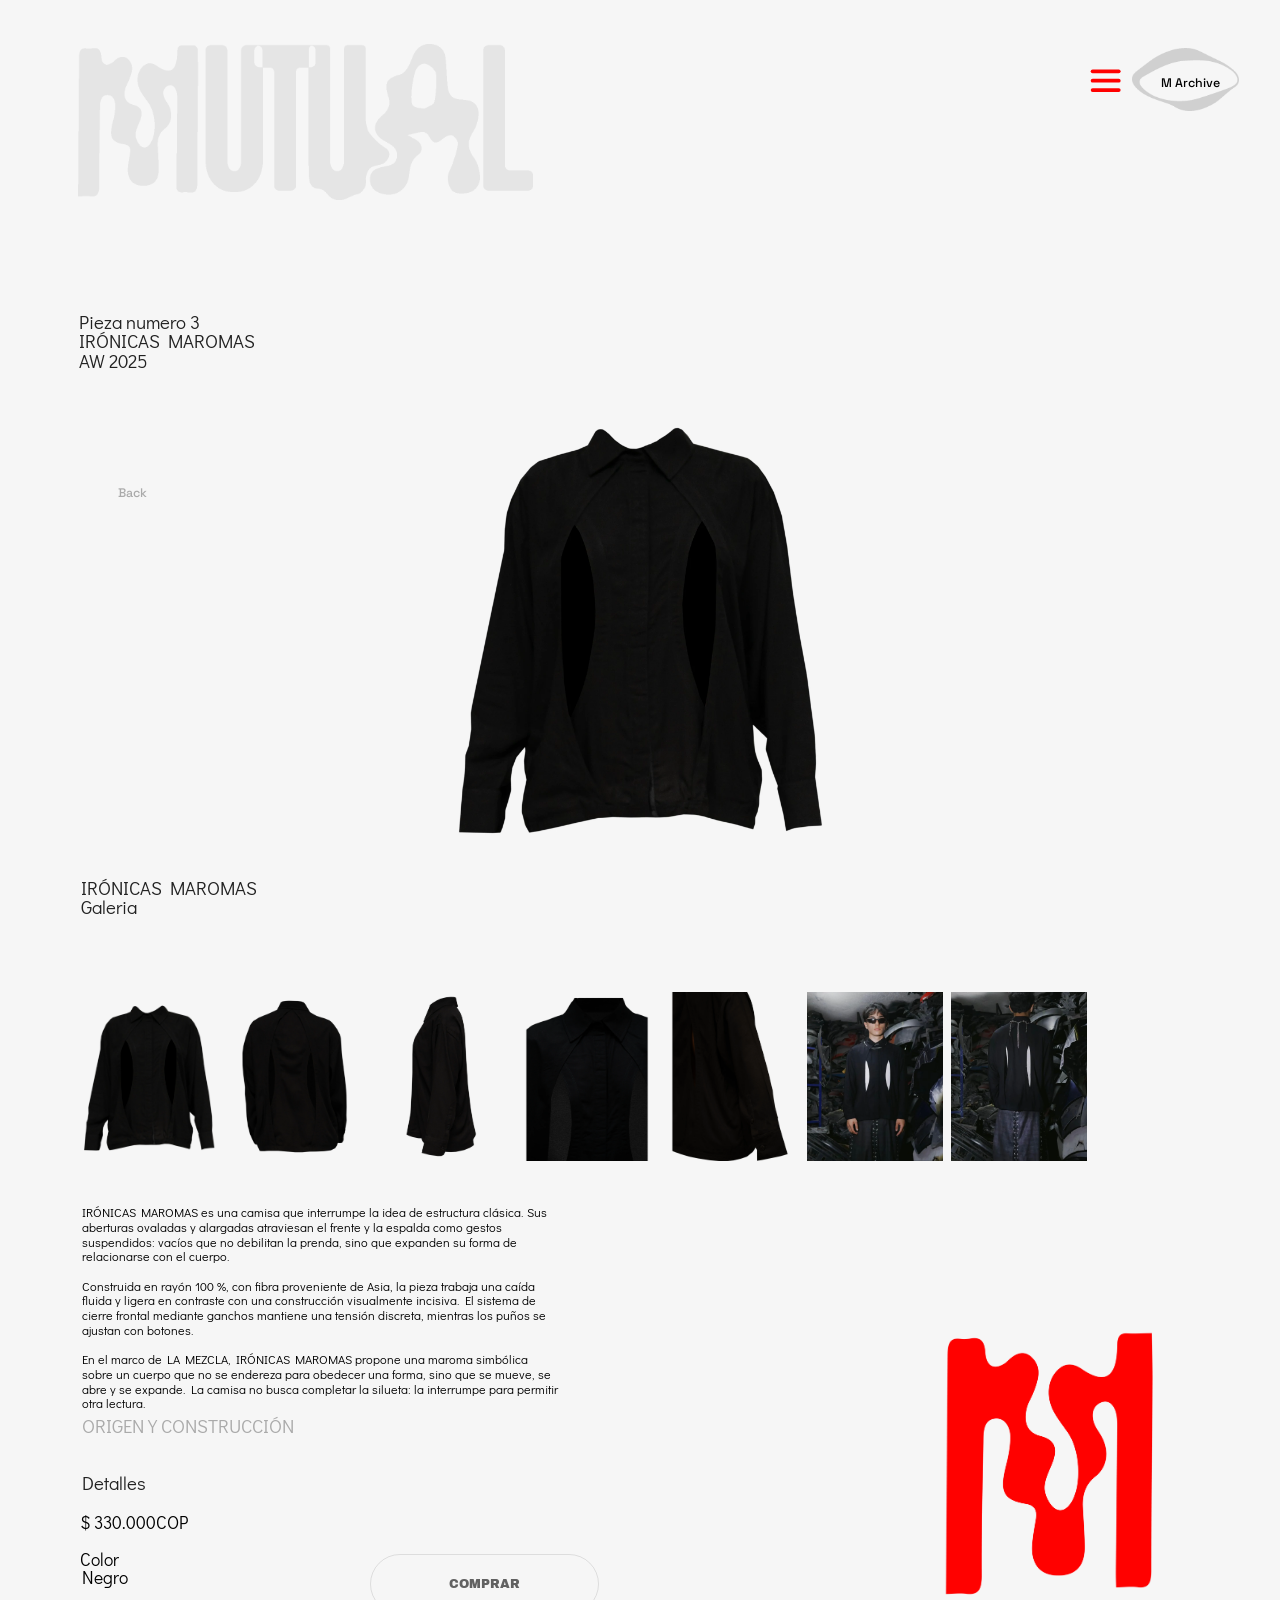
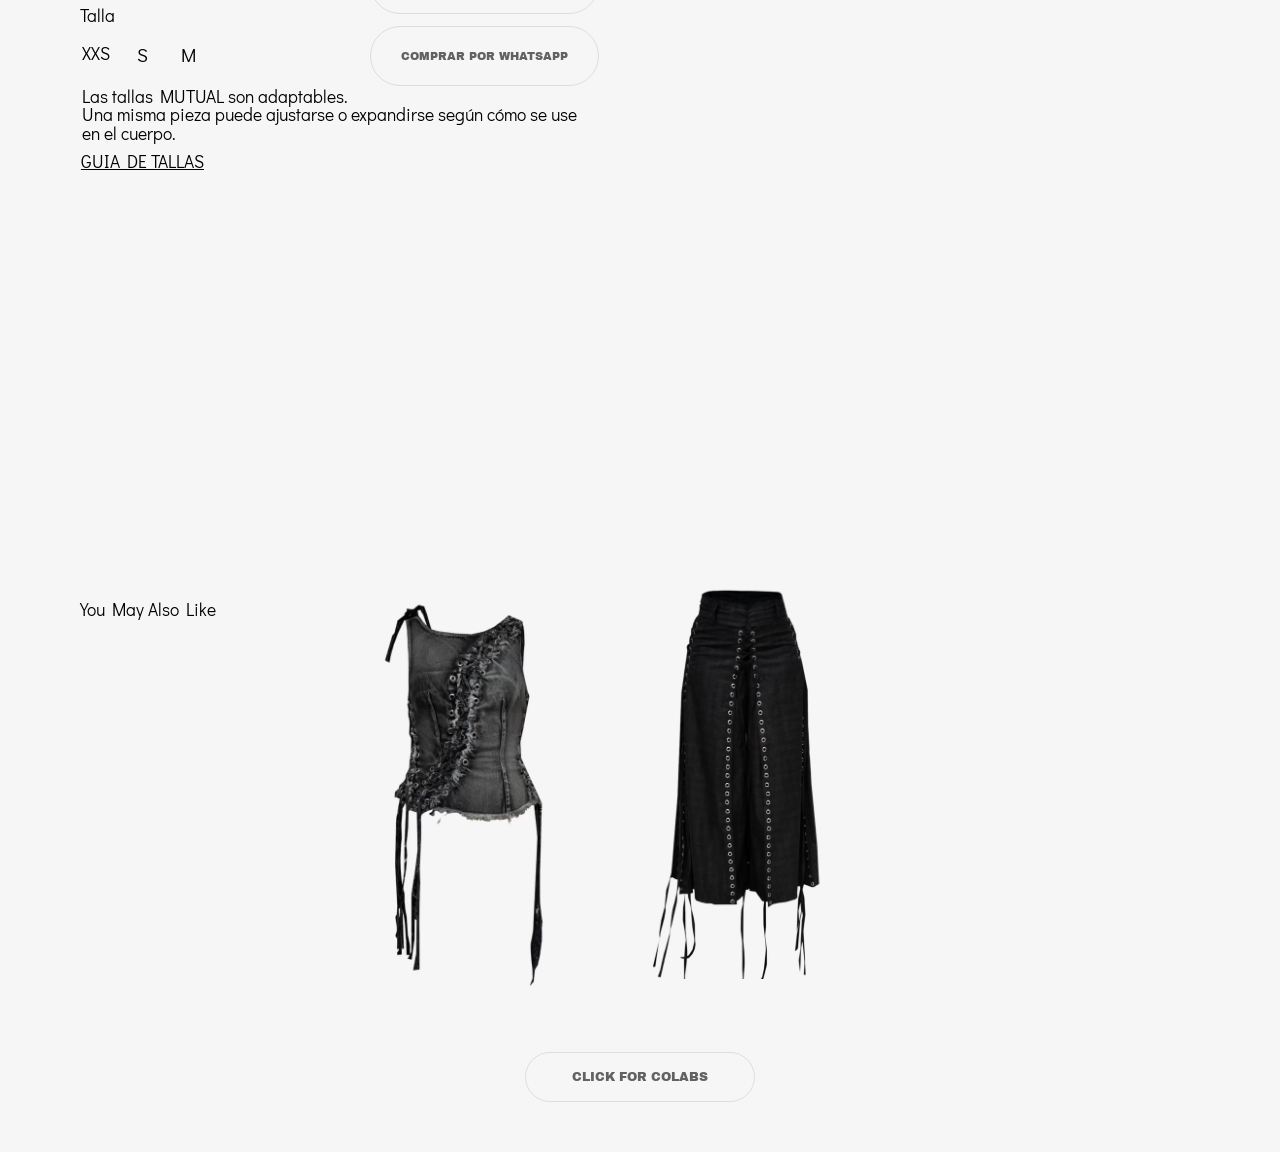
<file: ironicas-maromas.html>
<!doctype html>
<html lang="es">
<head>
<meta charset="utf-8">
<meta name="viewport" content="width=device-width, initial-scale=1">
<title>Irónicas maromas — MUTUAL</title>
<meta name="description" content="MUTUAL — casa experimental y conceptual. Laboratorio de indumentaria. Piezas únicas hechas en Colombia.">
<meta property="og:title" content="Irónicas maromas — MUTUAL">
<meta property="og:description" content="MUTUAL — casa experimental y conceptual. Laboratorio de indumentaria. Piezas únicas hechas en Colombia.">
<meta property="og:type" content="website">
<meta name="theme-color" content="rgb(246,246,246)">
<link rel="icon" type="image/png" href="assets/favicon.png">
<link rel="preload" href="assets/fonts/didact-gothic-latin-400-normal.woff2" as="font" type="font/woff2" crossorigin>
<link rel="stylesheet" href="assets/site.css">
<script>(function(){function z(){var d=document.documentElement,w=d.clientWidth||innerWidth,p=w<768;d.classList.toggle('is-phone',p);d.style.setProperty('--z',Math.min(p?w/320:w/1028,3600/1028));}z();addEventListener('resize',z);})();</script>
</head>
<body style="background:rgb(246,246,246)" data-page="ironicas-maromas">
<div class="lay desk" data-w="1028" style="--bg:rgb(246,246,246)"><div class="cv" style="width:1028px;height:2210px"><div class="pg" style="left:2px"><div class="w" data-w="ad00b0811b54" style="left:354px;top:320px;width:313px;height:392px;z-index:306"><div class="in pic" style="opacity:1"><img src="assets/img/f2a7e542-f40d.webp" alt="foto inicio grande" style="width:335.96px;height:462.00px;left:-7.98px;top:-28.98px" decoding="async"></div></div><div class="w t" data-w="ad00b0811b55" style="left:61.27px;top:251px;width:192px;height:45px;z-index:303"><div class="in"><div class="b" style="line-height:15px;min-height:15px;text-align:left;font-family:'Georgia', 'MGlyph', serif;font-size:14px;font-style:italic;font-weight:400;color:rgba(34,34,34,0.50)"><span style="font-family:'Didact Gothic', 'MGlyph', sans-serif;font-size:15px;font-weight:400;font-style:normal;color:rgb(34,34,34)">Pieza numero 3</span></div><div class="b" style="line-height:15px;min-height:15px;text-align:left;font-family:'Georgia', 'MGlyph', serif;font-size:14px;font-style:italic;font-weight:400;color:rgba(34,34,34,0.50)"><span style="font-family:'Didact Gothic', 'MGlyph', sans-serif;font-size:15px;font-weight:400;font-style:normal;color:rgb(34,34,34)">IRÓNICAS MAROMAS</span></div><div class="b" style="line-height:15px;min-height:15px;text-align:left;font-family:'Georgia', 'MGlyph', serif;font-size:14px;font-style:italic;font-weight:400;color:rgba(34,34,34,0.50)"><span style="font-family:'Didact Gothic', 'MGlyph', sans-serif;font-size:15px;font-weight:400;font-style:normal;color:rgb(34,34,34)">AW 2025</span></div></div></div><div class="w t fx" data-w="ad00b0811b56" style="position:fixed;right:17.98px;top:60.22px;width:77.84px;height:10px;z-index:301" data-anim="[{&quot;type&quot;:&quot;hover&quot;,&quot;steps&quot;:[{&quot;duration&quot;:0.5,&quot;delay&quot;:0,&quot;acceleration&quot;:&quot;ease-both&quot;,&quot;use_move&quot;:false,&quot;use_opacity&quot;:false,&quot;use_rotate&quot;:false,&quot;use_scale&quot;:false,&quot;from_opacity&quot;:0,&quot;from_scale&quot;:100,&quot;from_rotate&quot;:0,&quot;opacity&quot;:null,&quot;scale&quot;:null,&quot;rotate&quot;:45,&quot;dx&quot;:null,&quot;dy&quot;:null,&quot;loop&quot;:null,&quot;start_point&quot;:&quot;bottom&quot;}],&quot;trigger&quot;:[],&quot;once&quot;:false,&quot;reset&quot;:false}]"><div class="in"><div class="b" style="line-height:10px;min-height:10px;text-align:left;font-family:'Georgia', 'MGlyph', serif;font-size:14px;font-style:italic;font-weight:400;color:rgba(34,34,34,0.50)"><a href="archivo.html" class="ls-740f91c8"><span style="font-family:'Proto Sub', 'MGlyph', sans-serif;font-size:10px;font-weight:400;font-style:normal;color:rgb(170,170,170);--sh:-3px -1px 4px rgb(53,237,78)" class="shf">M Archive     </span></a></div></div></div><div class="w" data-w="ad00b0811b57" style="left:64px;top:796.76px;width:109px;height:136px;z-index:313" data-anim="[{&quot;type&quot;:&quot;click&quot;,&quot;steps&quot;:[{&quot;duration&quot;:0.5,&quot;delay&quot;:0,&quot;acceleration&quot;:&quot;ease-both&quot;,&quot;use_move&quot;:true,&quot;use_opacity&quot;:false,&quot;use_rotate&quot;:false,&quot;use_scale&quot;:true,&quot;from_opacity&quot;:0,&quot;from_scale&quot;:100,&quot;from_rotate&quot;:0,&quot;opacity&quot;:null,&quot;scale&quot;:266,&quot;rotate&quot;:null,&quot;dx&quot;:96,&quot;dy&quot;:121,&quot;loop&quot;:null,&quot;start_point&quot;:&quot;bottom&quot;}],&quot;trigger&quot;:[],&quot;once&quot;:false,&quot;reset&quot;:false}]"><div class="in pic" style="opacity:1"><img src="assets/img/d61b1ad6-5527.webp" alt="foto 1" style="width:120.00px;height:165.00px;left:-5.50px;top:-8.00px" decoding="async"></div></div><div class="w t" data-w="ad00b0811b58" style="left:62px;top:1215.92px;width:271px;height:105px;z-index:302"><div class="in"><div class="b" style="line-height:15px;min-height:15px;text-align:left;font-family:'Georgia', 'MGlyph', serif;font-size:14px;font-style:italic;font-weight:400;color:rgba(34,34,34,0.50)"><span style="font-family:'Didact Gothic', 'MGlyph', sans-serif;font-weight:400;font-style:normal;color:rgb(0,0,0)">$ 330.000COP</span></div><div class="b" style="line-height:15px;min-height:15px;text-align:left;font-family:'Georgia', 'MGlyph', serif;font-size:14px;font-style:italic;font-weight:400;color:rgba(34,34,34,0.50)">&#8203;</div><div class="b" style="line-height:15px;min-height:15px;text-align:left;font-family:'Georgia', 'MGlyph', serif;font-size:14px;font-style:italic;font-weight:400;color:rgba(34,34,34,0.50)"><span style="font-family:'Didact Gothic', 'MGlyph', sans-serif;font-weight:400;font-style:normal;color:rgb(0,0,0)">Color</span></div><div class="b" style="line-height:15px;min-height:15px;text-align:left;font-family:'Georgia', 'MGlyph', serif;font-size:14px;font-style:italic;font-weight:400;color:rgba(34,34,34,0.50)">&#8203;</div><div class="b" style="line-height:15px;min-height:15px;text-align:left;font-family:'Georgia', 'MGlyph', serif;font-size:14px;font-style:italic;font-weight:400;color:rgba(34,34,34,0.50)">&#8203;</div><div class="b" style="line-height:15px;min-height:15px;text-align:left;font-family:'Georgia', 'MGlyph', serif;font-size:14px;font-style:italic;font-weight:400;color:rgba(34,34,34,0.50)"><span style="font-family:'Didact Gothic', 'MGlyph', sans-serif;font-weight:400;font-style:normal;color:rgb(0,0,0)">Talla</span></div><div class="b" style="line-height:15px;min-height:15px;text-align:left;font-family:'Georgia', 'MGlyph', serif;font-size:14px;font-style:italic;font-weight:400;color:rgba(34,34,34,0.50)"><span style="font-family:'Didact Gothic', 'MGlyph', sans-serif;font-weight:400;font-style:normal;color:rgb(0,0,0)">      </span></div></div></div><div class="w fx" data-w="ad00b0811b59" style="position:fixed;right:32.64px;top:38.94px;width:86px;height:50.01px;z-index:351"><a class="in" href="archivo.html"><div class="in pic" style="opacity:0.5"><img src="assets/img/298f5024-74fa.png" alt="" style="width:86.00px;height:50.29px;left:0.00px;top:0.00px" decoding="async"></div></a></div><div class="w t fx" data-w="ad00b0811b5a" style="position:fixed;left:95px;bottom:323.1px;width:31px;height:10px;z-index:350" data-anim="[{&quot;type&quot;:&quot;hover&quot;,&quot;steps&quot;:[{&quot;duration&quot;:0.5,&quot;delay&quot;:0,&quot;acceleration&quot;:&quot;ease-both&quot;,&quot;use_move&quot;:false,&quot;use_opacity&quot;:false,&quot;use_rotate&quot;:false,&quot;use_scale&quot;:false,&quot;from_opacity&quot;:0,&quot;from_scale&quot;:100,&quot;from_rotate&quot;:0,&quot;opacity&quot;:null,&quot;scale&quot;:null,&quot;rotate&quot;:45,&quot;dx&quot;:null,&quot;dy&quot;:null,&quot;loop&quot;:null,&quot;start_point&quot;:&quot;bottom&quot;}],&quot;trigger&quot;:[],&quot;once&quot;:false,&quot;reset&quot;:false}]"><div class="in"><div class="b" style="line-height:10px;min-height:10px;text-align:left;font-family:'Georgia', 'MGlyph', serif;font-size:14px;font-style:italic;font-weight:400;color:rgba(34,34,34,0.50)"><a href="piezas.html" class="ls-5a0d7a5a"><span style="font-family:'Proto Sub', 'MGlyph', sans-serif;font-size:10px;font-weight:400;font-style:normal;color:rgb(170,170,170);--sh:-3px -1px 4px rgb(53,237,78)" class="shf">Back </span></a></div></div></div><div class="w t" data-w="ad00b0811b5b" style="left:63px;top:705.76px;width:192px;height:30px;z-index:304"><div class="in"><div class="b" style="line-height:15px;min-height:15px;text-align:left;font-family:'Georgia', 'MGlyph', serif;font-size:14px;font-style:italic;font-weight:400;color:rgba(34,34,34,0.50)"><span style="font-family:'Didact Gothic', 'MGlyph', sans-serif;font-size:15px;font-weight:400;font-style:normal;color:rgb(34,34,34)">IRÓNICAS MAROMAS</span></div><div class="b" style="line-height:15px;min-height:15px;text-align:left;font-family:'Georgia', 'MGlyph', serif;font-size:14px;font-style:italic;font-weight:400;color:rgba(34,34,34,0.50)"><span style="font-family:'Didact Gothic', 'MGlyph', sans-serif;font-size:15px;font-weight:400;font-style:normal;color:rgb(34,34,34)">Galeria</span></div></div></div><div class="w" data-w="ad00b0811b5c" style="left:180px;top:796.76px;width:109px;height:136px;z-index:312" data-anim="[{&quot;type&quot;:&quot;click&quot;,&quot;steps&quot;:[{&quot;duration&quot;:0.5,&quot;delay&quot;:0,&quot;acceleration&quot;:&quot;ease-both&quot;,&quot;use_move&quot;:true,&quot;use_opacity&quot;:false,&quot;use_rotate&quot;:false,&quot;use_scale&quot;:true,&quot;from_opacity&quot;:0,&quot;from_scale&quot;:100,&quot;from_rotate&quot;:0,&quot;opacity&quot;:null,&quot;scale&quot;:266,&quot;rotate&quot;:null,&quot;dx&quot;:96,&quot;dy&quot;:121,&quot;loop&quot;:null,&quot;start_point&quot;:&quot;bottom&quot;}],&quot;trigger&quot;:[],&quot;once&quot;:false,&quot;reset&quot;:false}]"><div class="in pic" style="opacity:1"><img src="assets/img/ec3bb555-ed42.webp" alt="foto 2" style="width:109.00px;height:149.88px;left:0.00px;top:-6.94px" decoding="async"></div></div><div class="w" data-w="ad00b0811b5d" style="left:298px;top:796.76px;width:109px;height:136px;z-index:311" data-anim="[{&quot;type&quot;:&quot;click&quot;,&quot;steps&quot;:[{&quot;duration&quot;:0.5,&quot;delay&quot;:0,&quot;acceleration&quot;:&quot;ease-both&quot;,&quot;use_move&quot;:true,&quot;use_opacity&quot;:false,&quot;use_rotate&quot;:false,&quot;use_scale&quot;:true,&quot;from_opacity&quot;:0,&quot;from_scale&quot;:100,&quot;from_rotate&quot;:0,&quot;opacity&quot;:null,&quot;scale&quot;:266,&quot;rotate&quot;:null,&quot;dx&quot;:96,&quot;dy&quot;:121,&quot;loop&quot;:null,&quot;start_point&quot;:&quot;bottom&quot;}],&quot;trigger&quot;:[],&quot;once&quot;:false,&quot;reset&quot;:false}]"><div class="in pic" style="opacity:1"><img src="assets/img/5d00ec98-1d00.webp" alt="foto 3" style="width:109.00px;height:149.88px;left:0.00px;top:-6.94px" decoding="async"></div></div><div class="w" data-w="ad00b0811b5e" style="left:415px;top:796.76px;width:109px;height:136px;z-index:310" data-anim="[{&quot;type&quot;:&quot;click&quot;,&quot;steps&quot;:[{&quot;duration&quot;:0.5,&quot;delay&quot;:0,&quot;acceleration&quot;:&quot;ease-both&quot;,&quot;use_move&quot;:true,&quot;use_opacity&quot;:false,&quot;use_rotate&quot;:false,&quot;use_scale&quot;:true,&quot;from_opacity&quot;:0,&quot;from_scale&quot;:100,&quot;from_rotate&quot;:0,&quot;opacity&quot;:null,&quot;scale&quot;:266,&quot;rotate&quot;:null,&quot;dx&quot;:96,&quot;dy&quot;:121,&quot;loop&quot;:null,&quot;start_point&quot;:&quot;bottom&quot;}],&quot;trigger&quot;:[],&quot;once&quot;:false,&quot;reset&quot;:false}]"><div class="in pic" style="opacity:1"><img src="assets/img/c30abc31-31a9.webp" alt="foto 4" style="width:109.00px;height:149.88px;left:0.00px;top:-6.94px" decoding="async"></div></div><div class="w" data-w="ad00b0811b5f" style="left:530px;top:796.76px;width:109px;height:136px;z-index:309" data-anim="[{&quot;type&quot;:&quot;click&quot;,&quot;steps&quot;:[{&quot;duration&quot;:0.5,&quot;delay&quot;:0,&quot;acceleration&quot;:&quot;ease-both&quot;,&quot;use_move&quot;:true,&quot;use_opacity&quot;:false,&quot;use_rotate&quot;:false,&quot;use_scale&quot;:true,&quot;from_opacity&quot;:0,&quot;from_scale&quot;:100,&quot;from_rotate&quot;:0,&quot;opacity&quot;:null,&quot;scale&quot;:266,&quot;rotate&quot;:null,&quot;dx&quot;:96,&quot;dy&quot;:121,&quot;loop&quot;:null,&quot;start_point&quot;:&quot;bottom&quot;}],&quot;trigger&quot;:[],&quot;once&quot;:false,&quot;reset&quot;:false}]"><div class="in pic" style="opacity:1"><img src="assets/img/a70a848a-259b.webp" alt="foto 5" style="width:109.00px;height:149.88px;left:0.00px;top:-6.94px" decoding="async"></div></div><div class="w" data-w="ad00b0811b60" style="left:646px;top:796.76px;width:109px;height:136px;z-index:308" data-anim="[{&quot;type&quot;:&quot;click&quot;,&quot;steps&quot;:[{&quot;duration&quot;:0.5,&quot;delay&quot;:0,&quot;acceleration&quot;:&quot;ease-both&quot;,&quot;use_move&quot;:true,&quot;use_opacity&quot;:false,&quot;use_rotate&quot;:false,&quot;use_scale&quot;:true,&quot;from_opacity&quot;:0,&quot;from_scale&quot;:100,&quot;from_rotate&quot;:0,&quot;opacity&quot;:null,&quot;scale&quot;:266,&quot;rotate&quot;:null,&quot;dx&quot;:96,&quot;dy&quot;:121,&quot;loop&quot;:null,&quot;start_point&quot;:&quot;bottom&quot;}],&quot;trigger&quot;:[],&quot;once&quot;:false,&quot;reset&quot;:false}]"><div class="in pic" style="opacity:1"><img src="assets/img/1722eff9-b584.webp" alt="foto 6" style="width:109.00px;height:136.91px;left:0.00px;top:-0.45px" decoding="async"></div></div><div class="w" data-w="ad00b0811b61" style="left:762px;top:796.76px;width:109px;height:136px;z-index:307" data-anim="[{&quot;type&quot;:&quot;click&quot;,&quot;steps&quot;:[{&quot;duration&quot;:0.5,&quot;delay&quot;:0,&quot;acceleration&quot;:&quot;ease-both&quot;,&quot;use_move&quot;:true,&quot;use_opacity&quot;:false,&quot;use_rotate&quot;:false,&quot;use_scale&quot;:true,&quot;from_opacity&quot;:0,&quot;from_scale&quot;:100,&quot;from_rotate&quot;:0,&quot;opacity&quot;:null,&quot;scale&quot;:266,&quot;rotate&quot;:null,&quot;dx&quot;:96,&quot;dy&quot;:121,&quot;loop&quot;:null,&quot;start_point&quot;:&quot;bottom&quot;}],&quot;trigger&quot;:[],&quot;once&quot;:false,&quot;reset&quot;:false}]"><div class="in pic" style="opacity:1"><img src="assets/img/445cdef9-547c.webp" alt="foto 7" style="width:109.33px;height:136.00px;left:-0.16px;top:0.00px" decoding="async"></div></div><div class="w t" data-w="ad00b0811b62" style="left:64px;top:968px;width:384px;height:187px;z-index:305"><div class="in"><div class="b" style="line-height:11px;min-height:11px;text-align:left;font-family:'Georgia', 'MGlyph', serif;font-size:14px;font-style:italic;font-weight:400;color:rgba(34,34,34,0.50)"><span style="font-family:'Didact Gothic', 'MGlyph', sans-serif;font-size:10px;font-weight:400;font-style:normal;color:rgb(0,0,0)">IRÓNICAS MAROMAS es una camisa que interrumpe la idea de estructura clásica. Sus aberturas ovaladas y alargadas atraviesan el frente y la espalda como gestos suspendidos: vacíos que no debilitan la prenda, sino que expanden su forma de relacionarse con el cuerpo.

Construida en rayón 100 %, con fibra proveniente de Asia, la pieza trabaja una caída fluida y ligera en contraste con una construcción visualmente incisiva. El sistema de cierre frontal mediante ganchos mantiene una tensión discreta, mientras los puños se ajustan con botones.

En el marco de LA MEZCLA, IRÓNICAS MAROMAS propone una maroma simbólica sobre un cuerpo que no se endereza para obedecer una forma, sino que se mueve, se abre y se expande. La camisa no busca completar la silueta: la interrumpe para permitir otra lectura.



</span></div></div></div><div class="w t" data-w="ad00b0811b63" style="left:63px;top:1407.92px;width:392px;height:29px;z-index:315" data-anim="[{&quot;type&quot;:&quot;hover&quot;,&quot;steps&quot;:[{&quot;duration&quot;:0.3,&quot;delay&quot;:0,&quot;acceleration&quot;:&quot;ease-both&quot;,&quot;use_move&quot;:true,&quot;use_opacity&quot;:false,&quot;use_rotate&quot;:false,&quot;use_scale&quot;:false,&quot;from_opacity&quot;:0,&quot;from_scale&quot;:80,&quot;from_rotate&quot;:0,&quot;opacity&quot;:null,&quot;scale&quot;:100,&quot;rotate&quot;:null,&quot;dx&quot;:0,&quot;dy&quot;:10,&quot;loop&quot;:null,&quot;start_point&quot;:&quot;bottom&quot;}],&quot;trigger&quot;:[],&quot;once&quot;:false,&quot;reset&quot;:false}]"><div class="in"><div class="b" style="line-height:14px;min-height:14px;text-align:left;font-family:'Georgia', 'MGlyph', serif;font-size:14px;font-style:italic;font-weight:400;color:rgba(34,34,34,0.50)"><span style="font-family:'Didact Gothic', 'MGlyph', sans-serif;font-size:14px;font-weight:400;font-style:normal;color:rgb(0,0,0);text-decoration:underline">GUIA DE TALLAS</span></div><div class="b" style="line-height:15px;min-height:15px;text-align:left;font-family:'Georgia', 'MGlyph', serif;font-size:14px;font-style:italic;font-weight:400;color:rgba(34,34,34,0.50)"><span style="font-family:'Didact Gothic', 'MGlyph', sans-serif;font-weight:400;font-style:normal;color:rgb(0,0,0)">      </span></div></div></div><div class="w t" data-w="ad00b0811b64" style="left:64px;top:1183.92px;width:192px;height:15px;z-index:314"><div class="in"><div class="b" style="line-height:15px;min-height:15px;text-align:left;font-family:'Georgia', 'MGlyph', serif;font-size:14px;font-style:italic;font-weight:400;color:rgba(34,34,34,0.50)"><span style="font-family:'Didact Gothic', 'MGlyph', sans-serif;font-size:15px;font-weight:400;font-style:normal;color:rgb(34,34,34)">Detalles</span></div></div></div><div class="w" data-w="ad00b0811b65" style="left:196.54px;top:1263.38px;width:307px;height:574.08px;z-index:316" data-anim="[{&quot;type&quot;:&quot;click&quot;,&quot;steps&quot;:[{&quot;duration&quot;:0,&quot;delay&quot;:0,&quot;acceleration&quot;:&quot;ease-both&quot;,&quot;use_move&quot;:false,&quot;use_opacity&quot;:true,&quot;use_rotate&quot;:false,&quot;use_scale&quot;:false,&quot;from_opacity&quot;:0,&quot;from_scale&quot;:70,&quot;from_rotate&quot;:0,&quot;opacity&quot;:100,&quot;scale&quot;:100,&quot;rotate&quot;:45,&quot;dx&quot;:0,&quot;dy&quot;:30,&quot;loop&quot;:null,&quot;start_point&quot;:&quot;bottom&quot;}],&quot;trigger&quot;:[],&quot;once&quot;:false,&quot;reset&quot;:false}]"><div class="in pic" style="opacity:1;transform:rotate(-90deg)"><img src="assets/img/17e2b322-9e16.webp" alt="" style="width:477.64px;height:618.10px;left:-89.91px;top:-26.03px" loading="lazy" decoding="async"></div></div><div class="w" data-w="ad00b0811b66" style="left:736px;top:1041.76px;width:207px;height:268px;z-index:317"><a class="in" href="archivo.html"><div class="in pic" style="opacity:1"><img src="assets/img/42bd5b36-a722.webp" alt="" style="width:207.08px;height:268.00px;left:-0.08px;top:0.00px" loading="lazy" decoding="async"></div></a></div><div class="w" data-w="ad00b0811b67" style="left:295px;top:1247.92px;width:184px;height:48px;z-index:318"><a class="in btn" href="https://checkout.wompi.co/l/ZxR8BW" target="_blank" rel="noopener" style="background:rgba(38,38,38,0.00);border:1px solid rgba(0,0,0,0.10);border-radius:79px;font-family:'Archivo Black', 'MGlyph', sans-serif;font-size:10px;font-style:normal;font-weight:400;letter-spacing:0px;color:rgba(0,0,0,0.60);--hbg:rgb(255,0,0);--hbc:rgb(246,246,246);--hbw:0px;--hc:rgb(255,255,255)">COMPRAR</a></div><div class="w" style="left:295px;top:1305.92px;width:184px;height:48px;z-index:318"><a class="in btn" href="https://wa.me/573204399096?text=Hola%20MUTUAL%2C%20quiero%20comprar%20la%20pieza%20Ir%C3%B3nicas%20maromas.%20%C2%BFMe%20ayudas%20con%20talla%20y%20env%C3%ADo%3F" target="_blank" rel="noopener" style="background:rgba(38,38,38,0.00);border:1px solid rgba(0,0,0,0.10);border-radius:79px;font-family:'Archivo Black', 'MGlyph', sans-serif;font-size:9px;font-style:normal;font-weight:400;letter-spacing:0px;color:rgba(0,0,0,0.60);--hbg:rgb(255,0,0);--hbc:rgb(246,246,246);--hbw:0px;--hc:rgb(255,255,255)">COMPRAR POR WHATSAPP</a></div><div class="w t" data-w="ad00b0811b68" style="left:64px;top:1137.92px;width:192px;height:15px;z-index:319" data-anim="[{&quot;type&quot;:&quot;hover&quot;,&quot;steps&quot;:[{&quot;duration&quot;:0.1,&quot;delay&quot;:0,&quot;acceleration&quot;:&quot;ease-both&quot;,&quot;use_move&quot;:true,&quot;use_opacity&quot;:false,&quot;use_rotate&quot;:false,&quot;use_scale&quot;:false,&quot;from_opacity&quot;:0,&quot;from_scale&quot;:100,&quot;from_rotate&quot;:0,&quot;opacity&quot;:null,&quot;scale&quot;:null,&quot;rotate&quot;:null,&quot;dx&quot;:0,&quot;dy&quot;:-5,&quot;loop&quot;:null,&quot;start_point&quot;:&quot;bottom&quot;}],&quot;trigger&quot;:[],&quot;once&quot;:false,&quot;reset&quot;:false}]"><div class="in"><div class="b" style="line-height:15px;min-height:15px;text-align:left;font-family:'Georgia', 'MGlyph', serif;font-size:14px;font-style:italic;font-weight:400;color:rgba(34,34,34,0.50)"><a href="procesos.html" class="ls-5a0d7a5a"><span style="font-family:'Didact Gothic', 'MGlyph', sans-serif;font-size:15px;font-weight:400;font-style:normal;color:rgb(34,34,34)">ORIGEN Y CONSTRUCCIÓN</span></a></div></div></div><div class="w t" data-w="ad00b0811b69" style="left:64px;top:1340.92px;width:415px;height:56px;z-index:320"><div class="in"><div class="b" style="line-height:14px;min-height:14px;text-align:left;font-family:'Georgia', 'MGlyph', serif;font-size:14px;font-style:italic;font-weight:400;color:rgba(34,34,34,0.50)"><span style="font-family:'Didact Gothic', 'MGlyph', sans-serif;font-weight:400;font-style:normal;color:rgb(0,0,0)"> 
Las tallas MUTUAL son adaptables.
Una misma pieza puede ajustarse o expandirse según cómo se use en el cuerpo.</span></div></div></div><div class="w t" data-w="ad00b0811b6a" style="left:108px;top:1321.92px;width:16px;height:14px;z-index:321"><div class="in"><div class="b" style="line-height:14px;min-height:14px;text-align:left;font-family:'Georgia', 'MGlyph', serif;font-size:14px;font-style:italic;font-weight:400;color:rgba(34,34,34,0.50)"><a href="https://checkout.wompi.co/l/ZxR8BW" target="_blank" rel="noopener" class="ls-740f91c8"><span style="font-family:'Didact Gothic', 'MGlyph', sans-serif;font-size:15px;font-weight:400;font-style:normal;color:rgb(0,0,0);--sh:1px -3px 5px rgb(53,237,78)" class="shf">S</span></a></div></div></div><div class="w t" data-w="ad00b0811b6b" style="left:143px;top:1321.92px;width:16px;height:14px;z-index:322"><div class="in"><div class="b" style="line-height:14px;min-height:14px;text-align:left;font-family:'Georgia', 'MGlyph', serif;font-size:14px;font-style:italic;font-weight:400;color:rgba(34,34,34,0.50)"><a href="https://checkout.wompi.co/l/ZxR8BW" target="_blank" rel="noopener" class="ls-740f91c8"><span style="font-family:'Didact Gothic', 'MGlyph', sans-serif;font-size:15px;font-weight:400;font-style:normal;color:rgb(0,0,0);--sh:1px -3px 5px rgb(53,237,78)" class="shf">M</span></a></div></div></div><div class="w t" data-w="ad00b0811b6f" style="left:64px;top:1320.92px;width:25px;height:14px;z-index:323"><div class="in"><div class="b" style="line-height:14px;min-height:14px;text-align:left;font-family:'Georgia', 'MGlyph', serif;font-size:14px;font-style:italic;font-weight:400;color:rgba(34,34,34,0.50)"><a href="https://checkout.wompi.co/l/ZxR8BW" target="_blank" rel="noopener" class="ls-740f91c8"><span style="font-family:'Didact Gothic', 'MGlyph', sans-serif;font-weight:400;font-style:normal;color:rgb(0,0,0);--sh:1px -3px 5px rgb(53,237,78)" class="shf">XXS</span></a></div></div></div><div class="w t" data-w="ad00b0811b70" style="left:64px;top:1260px;width:38px;height:15px;z-index:324"><div class="in"><div class="b" style="line-height:15px;min-height:15px;text-align:left;font-family:'Georgia', 'MGlyph', serif;font-size:14px;font-style:italic;font-weight:400;color:rgba(34,34,34,0.50)"><a href="https://checkout.wompi.co/l/ZxR8BW" target="_blank" rel="noopener" class="ls-740f91c8"><span style="font-family:'Didact Gothic', 'MGlyph', sans-serif;font-weight:400;font-style:normal;color:rgb(0,0,0);--sh:1px -3px 5px rgb(53,237,78)" class="shf">Negro</span></a></div></div></div><div class="w" data-w="ad00b0811b72" style="left:61px;top:35px;width:365px;height:125.32px;z-index:325" data-anim="[{&quot;type&quot;:&quot;hover&quot;,&quot;steps&quot;:[{&quot;duration&quot;:0.3,&quot;delay&quot;:0,&quot;acceleration&quot;:&quot;ease-both&quot;,&quot;use_move&quot;:true,&quot;use_opacity&quot;:false,&quot;use_rotate&quot;:false,&quot;use_scale&quot;:false,&quot;from_opacity&quot;:0,&quot;from_scale&quot;:100,&quot;from_rotate&quot;:0,&quot;opacity&quot;:null,&quot;scale&quot;:null,&quot;rotate&quot;:null,&quot;dx&quot;:0,&quot;dy&quot;:-5,&quot;loop&quot;:null,&quot;start_point&quot;:&quot;bottom&quot;}],&quot;trigger&quot;:[],&quot;once&quot;:false,&quot;reset&quot;:false}]"><a class="in" href="index.html"><div class="in pic" style="opacity:1"><img src="assets/img/dc10f432-1e98.webp" alt="" style="width:365.00px;height:125.32px;left:0.00px;top:0.00px" decoding="async"></div></a></div><div class="w t" data-w="ce15d36a2ded" style="left:62px;top:1768px;width:152px;height:14px;z-index:347"><div class="in"><div class="b" style="line-height:14px;min-height:14px;text-align:left;font-family:'Georgia', 'MGlyph', serif;font-size:14px;font-style:italic;font-weight:400;color:rgba(34,34,34,0.50)"><span style="font-family:'Didact Gothic', 'MGlyph', sans-serif;font-weight:400;font-style:normal;color:rgb(0,0,0);--sh:1px -3px 5px rgb(53,237,78)" class="shf">You May Also Like</span></div></div></div><div class="w" data-w="ce15d36a3238" style="left:491px;top:1752px;width:211px;height:320px;z-index:348" data-anim="[{&quot;type&quot;:&quot;hover&quot;,&quot;steps&quot;:[{&quot;duration&quot;:0.2,&quot;delay&quot;:0,&quot;acceleration&quot;:&quot;ease-both&quot;,&quot;use_move&quot;:false,&quot;use_opacity&quot;:false,&quot;use_rotate&quot;:false,&quot;use_scale&quot;:true,&quot;from_opacity&quot;:0,&quot;from_scale&quot;:100,&quot;from_rotate&quot;:0,&quot;opacity&quot;:null,&quot;scale&quot;:110,&quot;rotate&quot;:null,&quot;dx&quot;:null,&quot;dy&quot;:null,&quot;loop&quot;:null,&quot;start_point&quot;:&quot;bottom&quot;}],&quot;trigger&quot;:[],&quot;once&quot;:false,&quot;reset&quot;:false}]"><a class="in" href="no-se-nada-soy-turista.html"><div class="in vid"><video data-src="assets/video/zZIdxU8hHyhMIW9sqOshP.mp4" poster="assets/video/zZIdxU8hHyhMIW9sqOshP.jpg" muted playsinline preload="none" loop data-auto></video></div></a></div><div class="w" data-w="ca94b4777f3e" style="left:262px;top:1760px;width:211px;height:320px;z-index:349" data-anim="[{&quot;type&quot;:&quot;hover&quot;,&quot;steps&quot;:[{&quot;duration&quot;:0.5,&quot;delay&quot;:0,&quot;acceleration&quot;:&quot;ease-both&quot;,&quot;use_move&quot;:false,&quot;use_opacity&quot;:false,&quot;use_rotate&quot;:false,&quot;use_scale&quot;:false,&quot;from_opacity&quot;:0,&quot;from_scale&quot;:100,&quot;from_rotate&quot;:0,&quot;opacity&quot;:null,&quot;scale&quot;:null,&quot;rotate&quot;:null,&quot;dx&quot;:0,&quot;dy&quot;:10,&quot;loop&quot;:null,&quot;start_point&quot;:&quot;bottom&quot;},{&quot;duration&quot;:0.2,&quot;delay&quot;:0,&quot;acceleration&quot;:&quot;ease-both&quot;,&quot;use_move&quot;:false,&quot;use_opacity&quot;:false,&quot;use_rotate&quot;:false,&quot;use_scale&quot;:true,&quot;from_opacity&quot;:0,&quot;from_scale&quot;:100,&quot;from_rotate&quot;:0,&quot;opacity&quot;:null,&quot;scale&quot;:110,&quot;rotate&quot;:null,&quot;dx&quot;:null,&quot;dy&quot;:null,&quot;loop&quot;:null,&quot;start_point&quot;:&quot;bottom&quot;}],&quot;trigger&quot;:[],&quot;once&quot;:false,&quot;reset&quot;:false}]"><a class="in" href="intensionado.html"><div class="in vid"><video data-src="assets/video/_hUbLlwFi6weRPB6Khi7z.mp4" poster="assets/video/_hUbLlwFi6weRPB6Khi7z.jpg" muted playsinline preload="none" loop data-auto></video></div></a></div><div class="w hs fx" data-w="c663c1878765" style="position:fixed;right:125px;top:50px;width:30px;height:30px;z-index:322"><button class="in pin" aria-label="Menú" style="--pc:rgb(255,0,0)"><svg viewBox="0 0 30 30" width="100%" height="100%"><rect x="3" y="6" width="24" height="3" rx="1.5"/><rect x="3" y="13.5" width="24" height="3" rx="1.5"/><rect x="3" y="21" width="24" height="3" rx="1.5"/></svg></button></div><div class="tip fxt" style="right:377.621875px;top:81.553125px;width:352px;height:371px;background:rgba(255,0,0,0.85);border-radius:19px;box-shadow:0 10px 40px rgba(0,0,0,.25);"><div class="w t menu" data-w="882a55afdfe8" style="left:0px;top:19.5px;width:352px;height:371px;z-index:1"><div class="in"><div class="b" style="line-height:21px;min-height:21px;text-align:center;padding-top:16px;padding-bottom:16px;padding-left:16px;padding-right:16px;font-family:'Georgia', 'MGlyph', serif;font-size:14px;font-style:italic;font-weight:400;color:rgba(34,34,34,0.50)"><a href="index.html" class="ls-49cf2f43"><span style="font-family:'League Gothic', 'MGlyph', sans-serif;font-size:21px;font-weight:400;font-style:normal;color:rgb(34,34,34)">MUTUAL</span></a></div><div class="b" style="line-height:21px;min-height:21px;text-align:center;padding-top:16px;padding-bottom:16px;padding-left:16px;padding-right:16px;font-family:'Georgia', 'MGlyph', serif;font-size:14px;font-style:italic;font-weight:400;color:rgba(34,34,34,0.50)"><a href="ecosistema.html"><span style="font-family:'League Gothic', 'MGlyph', sans-serif;font-size:21px;font-weight:400;font-style:normal;color:rgb(34,34,34)">ECOSISTEMA</span></a></div><div class="b" style="line-height:21px;min-height:21px;text-align:center;padding-top:16px;padding-bottom:16px;padding-left:16px;padding-right:16px;font-family:'Georgia', 'MGlyph', serif;font-size:14px;font-style:italic;font-weight:400;color:rgba(34,34,34,0.50)"><a href="piezas.html" class="ls-49cf2f43"><span style="font-family:'League Gothic', 'MGlyph', sans-serif;font-size:21px;font-weight:400;font-style:normal;color:rgb(34,34,34)">PIEZAS</span></a></div><div class="b" style="line-height:21px;min-height:21px;text-align:center;padding-top:16px;padding-bottom:16px;padding-left:16px;padding-right:16px;font-family:'Georgia', 'MGlyph', serif;font-size:14px;font-style:italic;font-weight:400;color:rgba(34,34,34,0.50)"><a href="archivo.html" class="ls-49cf2f43"><span style="font-family:'League Gothic', 'MGlyph', sans-serif;font-size:21px;font-weight:400;font-style:normal;color:rgb(34,34,34)">ARCHIVO</span></a></div><div class="b" style="line-height:21px;min-height:21px;text-align:center;padding-top:16px;padding-bottom:16px;padding-left:16px;padding-right:16px;font-family:'Georgia', 'MGlyph', serif;font-size:14px;font-style:italic;font-weight:400;color:rgba(34,34,34,0.50)"><a href="procesos.html" class="ls-49cf2f43"><span style="font-family:'League Gothic', 'MGlyph', sans-serif;font-size:21px;font-weight:400;font-style:normal;color:rgb(34,34,34)">PROCESOS</span></a></div><div class="b" style="line-height:21px;min-height:21px;text-align:center;padding-top:16px;padding-bottom:16px;padding-left:16px;padding-right:16px;font-family:'Georgia', 'MGlyph', serif;font-size:14px;font-style:italic;font-weight:400;color:rgba(34,34,34,0.50)"><a href="index.html" class="ls-49cf2f43"><span style="font-family:'League Gothic', 'MGlyph', sans-serif;font-size:21px;font-weight:400;font-style:normal;color:rgb(34,34,34)">SIN REPLICA</span></a></div></div></div></div><div class="w" data-w="xxxxxcolabsd" style="left:420px;top:2130px;width:184px;height:40px;z-index:330"><a class="in btn" href="https://wa.me/573204399096?text=Hola%20MUTUAL%2C%20me%20gustar%C3%ADa%20hacer%20una%20colaboraci%C3%B3n." target="_blank" rel="noopener" style="background:rgba(38,38,38,0.00);border:1px solid rgba(0,0,0,0.10);border-radius:79px;font-family:'Archivo Black', 'MGlyph', sans-serif;font-size:10px;font-style:normal;font-weight:400;letter-spacing:0px;color:rgba(0,0,0,0.60);--hbg:rgb(255,0,0);--hbc:rgb(246,246,246);--hbw:0px;--hc:rgb(255,255,255)">CLICK FOR COLABS</a></div></div></div></div><div class="lay phone" data-w="320" style="--bg:rgb(246,246,246)"><div class="cv" style="width:320px;height:1734px"><div class="pg" style="left:0px"><div class="w" data-w="ad00b0811b54" style="left:136px;top:152px;width:160px;height:192px;z-index:301"><div class="in pic" style="opacity:1"><img src="assets/img/f2a7e542-f40d.webp" alt="foto inicio grande" style="width:171.74px;height:236.15px;left:-4.08px;top:-18.96px" decoding="async"></div></div><div class="w t" data-w="ad00b0811b55" style="left:16px;top:211px;width:192px;height:27px;z-index:303"><div class="in"><div class="b" style="line-height:9px;min-height:9px;text-align:left;font-family:'Georgia', 'MGlyph', serif;font-size:14px;font-style:italic;font-weight:400;color:rgba(34,34,34,0.50)"><span style="font-family:'Didact Gothic', 'MGlyph', sans-serif;font-size:10px;font-weight:400;font-style:normal;color:rgb(34,34,34)">Pieza numero 3</span></div><div class="b" style="line-height:9px;min-height:9px;text-align:left;font-family:'Georgia', 'MGlyph', serif;font-size:14px;font-style:italic;font-weight:400;color:rgba(34,34,34,0.50)"><span style="font-family:'Didact Gothic', 'MGlyph', sans-serif;font-size:10px;font-weight:400;font-style:normal;color:rgb(34,34,34)">IRÓNICAS MAROMAS</span></div><div class="b" style="line-height:9px;min-height:9px;text-align:left;font-family:'Georgia', 'MGlyph', serif;font-size:14px;font-style:italic;font-weight:400;color:rgba(34,34,34,0.50)"><span style="font-family:'Didact Gothic', 'MGlyph', sans-serif;font-size:10px;font-weight:400;font-style:normal;color:rgb(34,34,34)">AW 2025</span></div></div></div><div class="w t" data-w="ad00b0811b56" style="left:241.82px;top:68.95px;width:77.84px;height:10px;z-index:327" data-anim="[{&quot;type&quot;:&quot;hover&quot;,&quot;steps&quot;:[{&quot;duration&quot;:0.5,&quot;delay&quot;:0,&quot;acceleration&quot;:&quot;ease-both&quot;,&quot;use_move&quot;:false,&quot;use_opacity&quot;:false,&quot;use_rotate&quot;:false,&quot;use_scale&quot;:false,&quot;from_opacity&quot;:0,&quot;from_scale&quot;:100,&quot;from_rotate&quot;:0,&quot;opacity&quot;:null,&quot;scale&quot;:null,&quot;rotate&quot;:45,&quot;dx&quot;:null,&quot;dy&quot;:null,&quot;loop&quot;:null,&quot;start_point&quot;:&quot;bottom&quot;}],&quot;trigger&quot;:[],&quot;once&quot;:false,&quot;reset&quot;:false}]"><div class="in"><div class="b" style="line-height:10px;min-height:10px;text-align:left;font-family:'Georgia', 'MGlyph', serif;font-size:14px;font-style:italic;font-weight:400;color:rgba(34,34,34,0.50)"><a href="archivo.html" class="ls-5a0d7a5a"><span style="font-family:'Proto Sub', 'MGlyph', sans-serif;font-size:10px;font-weight:400;font-style:normal;color:rgb(170,170,170);--sh:-3px -1px 4px rgb(53,237,78)" class="shf">M Archive     </span></a></div></div></div><div class="w" data-w="ad00b0811b57" style="left:14px;top:384px;width:66px;height:82px;z-index:320" data-anim="[{&quot;type&quot;:&quot;click&quot;,&quot;steps&quot;:[{&quot;duration&quot;:0.5,&quot;delay&quot;:0,&quot;acceleration&quot;:&quot;ease-both&quot;,&quot;use_move&quot;:true,&quot;use_opacity&quot;:false,&quot;use_rotate&quot;:false,&quot;use_scale&quot;:true,&quot;from_opacity&quot;:0,&quot;from_scale&quot;:100,&quot;from_rotate&quot;:0,&quot;opacity&quot;:null,&quot;scale&quot;:391,&quot;rotate&quot;:null,&quot;dx&quot;:123,&quot;dy&quot;:143,&quot;loop&quot;:null,&quot;start_point&quot;:&quot;bottom&quot;}],&quot;trigger&quot;:[],&quot;once&quot;:false,&quot;reset&quot;:false}]"><div class="in pic" style="opacity:1"><img src="assets/img/d61b1ad6-5527.webp" alt="foto 1" style="width:72.66px;height:99.93px;left:-3.33px;top:-5.03px" decoding="async"></div></div><div class="w t" data-w="ad00b0811b58" style="left:105px;top:675px;width:271px;height:77px;z-index:302"><div class="in"><div class="b" style="line-height:11px;min-height:11px;text-align:left;font-family:'Georgia', 'MGlyph', serif;font-size:14px;font-style:italic;font-weight:400;color:rgba(34,34,34,0.50)"><span style="font-family:'Didact Gothic', 'MGlyph', sans-serif;font-size:10px;font-weight:400;font-style:normal;color:rgb(0,0,0)">$ 330.000COP</span></div><div class="b" style="line-height:11px;min-height:11px;text-align:left;font-family:'Georgia', 'MGlyph', serif;font-size:14px;font-style:italic;font-weight:400;color:rgba(34,34,34,0.50)">&#8203;</div><div class="b" style="line-height:11px;min-height:11px;text-align:left;font-family:'Georgia', 'MGlyph', serif;font-size:14px;font-style:italic;font-weight:400;color:rgba(34,34,34,0.50)"><span style="font-family:'Didact Gothic', 'MGlyph', sans-serif;font-size:10px;font-weight:400;font-style:normal;color:rgb(0,0,0)">Color</span></div><div class="b" style="line-height:11px;min-height:11px;text-align:left;font-family:'Georgia', 'MGlyph', serif;font-size:14px;font-style:italic;font-weight:400;color:rgba(34,34,34,0.50)">&#8203;</div><div class="b" style="line-height:11px;min-height:11px;text-align:left;font-family:'Georgia', 'MGlyph', serif;font-size:14px;font-style:italic;font-weight:400;color:rgba(34,34,34,0.50)">&#8203;</div><div class="b" style="line-height:11px;min-height:11px;text-align:left;font-family:'Georgia', 'MGlyph', serif;font-size:14px;font-style:italic;font-weight:400;color:rgba(34,34,34,0.50)"><span style="font-family:'Didact Gothic', 'MGlyph', sans-serif;font-size:10px;font-weight:400;font-style:normal;color:rgb(0,0,0)">Talla</span></div><div class="b" style="line-height:11px;min-height:11px;text-align:left;font-family:'Georgia', 'MGlyph', serif;font-size:14px;font-style:italic;font-weight:400;color:rgba(34,34,34,0.50)"><span style="font-family:'Didact Gothic', 'MGlyph', sans-serif;font-size:10px;font-weight:400;font-style:normal;color:rgb(0,0,0)">      </span></div></div></div><div class="w" data-w="ad00b0811b59" style="left:218px;top:48px;width:86px;height:50.01px;z-index:326"><a class="in" href="archivo.html"><div class="in pic" style="opacity:0.5"><img src="assets/img/298f5024-74fa.png" alt="" style="width:86.00px;height:50.29px;left:0.00px;top:0.00px" decoding="async"></div></a></div><div class="w t fx" data-w="ad00b0811b5a" style="position:fixed;left:-385px;bottom:292.1px;width:31px;height:10px;z-index:351" data-anim="[{&quot;type&quot;:&quot;hover&quot;,&quot;steps&quot;:[{&quot;duration&quot;:0.5,&quot;delay&quot;:0,&quot;acceleration&quot;:&quot;ease-both&quot;,&quot;use_move&quot;:false,&quot;use_opacity&quot;:false,&quot;use_rotate&quot;:false,&quot;use_scale&quot;:false,&quot;from_opacity&quot;:0,&quot;from_scale&quot;:100,&quot;from_rotate&quot;:0,&quot;opacity&quot;:null,&quot;scale&quot;:null,&quot;rotate&quot;:45,&quot;dx&quot;:null,&quot;dy&quot;:null,&quot;loop&quot;:null,&quot;start_point&quot;:&quot;bottom&quot;}],&quot;trigger&quot;:[],&quot;once&quot;:false,&quot;reset&quot;:false}]"><div class="in"><div class="b" style="line-height:10px;min-height:10px;text-align:left;font-family:'Georgia', 'MGlyph', serif;font-size:14px;font-style:italic;font-weight:400;color:rgba(34,34,34,0.50)"><a href="piezas.html" class="ls-5a0d7a5a"><span style="font-family:'Proto Sub', 'MGlyph', sans-serif;font-size:10px;font-weight:400;font-style:normal;color:rgb(170,170,170);--sh:-3px -1px 4px rgb(53,237,78)" class="shf">Back </span></a></div></div></div><div class="w t" data-w="ad00b0811b5b" style="left:12px;top:348px;width:100px;height:20px;z-index:304"><div class="in"><div class="b" style="line-height:10px;min-height:10px;text-align:left;font-family:'Georgia', 'MGlyph', serif;font-size:14px;font-style:italic;font-weight:400;color:rgba(34,34,34,0.50)"><span style="font-family:'Didact Gothic', 'MGlyph', sans-serif;font-size:10px;font-weight:400;font-style:normal;color:rgb(34,34,34)">IRÓNICAS MAROMAS</span></div><div class="b" style="line-height:10px;min-height:10px;text-align:left;font-family:'Georgia', 'MGlyph', serif;font-size:14px;font-style:italic;font-weight:400;color:rgba(34,34,34,0.50)"><span style="font-family:'Didact Gothic', 'MGlyph', sans-serif;font-size:10px;font-weight:400;font-style:normal;color:rgb(34,34,34)">Galeria</span></div></div></div><div class="w" data-w="ad00b0811b5c" style="left:9px;top:472px;width:71px;height:88px;z-index:319" data-anim="[{&quot;type&quot;:&quot;click&quot;,&quot;steps&quot;:[{&quot;duration&quot;:0.5,&quot;delay&quot;:0,&quot;acceleration&quot;:&quot;ease-both&quot;,&quot;use_move&quot;:true,&quot;use_opacity&quot;:false,&quot;use_rotate&quot;:false,&quot;use_scale&quot;:true,&quot;from_opacity&quot;:0,&quot;from_scale&quot;:100,&quot;from_rotate&quot;:0,&quot;opacity&quot;:null,&quot;scale&quot;:377,&quot;rotate&quot;:null,&quot;dx&quot;:122,&quot;dy&quot;:114,&quot;loop&quot;:null,&quot;start_point&quot;:&quot;bottom&quot;}],&quot;trigger&quot;:[],&quot;once&quot;:false,&quot;reset&quot;:false}]"><div class="in pic" style="opacity:1"><img src="assets/img/ec3bb555-ed42.webp" alt="foto 2" style="width:71.00px;height:97.61px;left:0.00px;top:-4.82px" decoding="async"></div></div><div class="w" data-w="ad00b0811b5d" style="left:11px;top:571px;width:69px;height:85px;z-index:318" data-anim="[{&quot;type&quot;:&quot;click&quot;,&quot;steps&quot;:[{&quot;duration&quot;:0.5,&quot;delay&quot;:0,&quot;acceleration&quot;:&quot;ease-both&quot;,&quot;use_move&quot;:true,&quot;use_opacity&quot;:false,&quot;use_rotate&quot;:false,&quot;use_scale&quot;:true,&quot;from_opacity&quot;:0,&quot;from_scale&quot;:100,&quot;from_rotate&quot;:0,&quot;opacity&quot;:null,&quot;scale&quot;:394,&quot;rotate&quot;:null,&quot;dx&quot;:127,&quot;dy&quot;:58,&quot;loop&quot;:null,&quot;start_point&quot;:&quot;bottom&quot;}],&quot;trigger&quot;:[],&quot;once&quot;:false,&quot;reset&quot;:false}]"><div class="in pic" style="opacity:1"><img src="assets/img/5d00ec98-1d00.webp" alt="foto 3" style="width:69.00px;height:94.86px;left:0.00px;top:-4.94px" decoding="async"></div></div><div class="w" data-w="ad00b0811b5e" style="left:11px;top:671px;width:68px;height:84px;z-index:317" data-anim="[{&quot;type&quot;:&quot;click&quot;,&quot;steps&quot;:[{&quot;duration&quot;:0.5,&quot;delay&quot;:0,&quot;acceleration&quot;:&quot;ease-both&quot;,&quot;use_move&quot;:true,&quot;use_opacity&quot;:false,&quot;use_rotate&quot;:false,&quot;use_scale&quot;:true,&quot;from_opacity&quot;:0,&quot;from_scale&quot;:100,&quot;from_rotate&quot;:0,&quot;opacity&quot;:null,&quot;scale&quot;:390,&quot;rotate&quot;:null,&quot;dx&quot;:120,&quot;dy&quot;:-122,&quot;loop&quot;:null,&quot;start_point&quot;:&quot;bottom&quot;}],&quot;trigger&quot;:[],&quot;once&quot;:false,&quot;reset&quot;:false}]"><div class="in pic" style="opacity:1"><img src="assets/img/c30abc31-31a9.webp" alt="foto 4" style="width:68.00px;height:93.49px;left:0.00px;top:-4.73px" decoding="async"></div></div><div class="w" data-w="ad00b0811b5f" style="left:12px;top:774px;width:69px;height:86px;z-index:316" data-anim="[{&quot;type&quot;:&quot;click&quot;,&quot;steps&quot;:[{&quot;duration&quot;:0.5,&quot;delay&quot;:0,&quot;acceleration&quot;:&quot;ease-both&quot;,&quot;use_move&quot;:true,&quot;use_opacity&quot;:false,&quot;use_rotate&quot;:false,&quot;use_scale&quot;:true,&quot;from_opacity&quot;:0,&quot;from_scale&quot;:100,&quot;from_rotate&quot;:0,&quot;opacity&quot;:null,&quot;scale&quot;:390,&quot;rotate&quot;:null,&quot;dx&quot;:124,&quot;dy&quot;:-41,&quot;loop&quot;:null,&quot;start_point&quot;:&quot;bottom&quot;}],&quot;trigger&quot;:[],&quot;once&quot;:false,&quot;reset&quot;:false}]"><div class="in pic" style="opacity:1"><img src="assets/img/a70a848a-259b.webp" alt="foto 5" style="width:69.00px;height:94.88px;left:0.00px;top:-4.43px" decoding="async"></div></div><div class="w t" data-w="ad00b0811b62" style="left:104px;top:384px;width:208px;height:264px;z-index:305"><div class="in"><div class="b" style="line-height:11px;min-height:11px;text-align:left;font-family:'Georgia', 'MGlyph', serif;font-size:14px;font-style:italic;font-weight:400;color:rgba(34,34,34,0.50)"><span style="font-family:'Didact Gothic', 'MGlyph', sans-serif;font-size:10px;font-weight:400;font-style:normal;color:rgb(0,0,0)">IRÓNICAS MAROMAS es una camisa que interrumpe la idea de estructura clásica. Sus aberturas ovaladas y alargadas atraviesan el frente y la espalda como gestos suspendidos: vacíos que no debilitan la prenda, sino que expanden su forma de relacionarse con el cuerpo.

Construida en rayón 100 %, con fibra proveniente de Asia, la pieza trabaja una caída fluida y ligera en contraste con una construcción visualmente incisiva. El sistema de cierre frontal mediante ganchos mantiene una tensión discreta, mientras los puños se ajustan con botones.

En el marco de LA MEZCLA, IRÓNICAS MAROMAS propone una maroma simbólica sobre un cuerpo que no se endereza para obedecer una forma, sino que se mueve, se abre y se expande. La camisa no busca completar la silueta: la interrumpe para permitir otra lectura.



</span></div></div></div><div class="w t" data-w="ad00b0811b64" style="left:105px;top:656px;width:192px;height:13px;z-index:307"><div class="in"><div class="b" style="line-height:13px;min-height:13px;text-align:left;font-family:'Georgia', 'MGlyph', serif;font-size:14px;font-style:italic;font-weight:400;color:rgba(34,34,34,0.50)"><span style="font-family:'Didact Gothic', 'MGlyph', sans-serif;font-size:13px;font-weight:400;font-style:normal;color:rgb(34,34,34)">Detalles</span></div></div></div><div class="w" data-w="ad00b0811b66" style="left:48px;top:1356px;width:207px;height:268px;z-index:323"><a class="in" href="archivo.html"><div class="in pic" style="opacity:1"><img src="assets/img/42bd5b36-a722.webp" alt="" style="width:207.08px;height:268.00px;left:-0.08px;top:0.00px" loading="lazy" decoding="async"></div></a></div><div class="w" data-w="ad00b0811b67" style="left:104px;top:880px;width:127px;height:40px;z-index:324"><a class="in btn" href="https://checkout.wompi.co/l/ZxR8BW" target="_blank" rel="noopener" style="background:rgba(38,38,38,0.00);border:1px solid rgba(0,0,0,0.10);border-radius:79px;font-family:'Archivo Black', 'MGlyph', sans-serif;font-size:10px;font-style:normal;font-weight:400;letter-spacing:0px;color:rgba(0,0,0,0.60);--hbg:rgb(255,0,0);--hbc:rgb(246,246,246);--hbw:0px;--hc:rgb(255,255,255)">COMPRAR</a></div><div class="w" style="left:104px;top:926px;width:127px;height:40px;z-index:324"><a class="in btn" href="https://wa.me/573204399096?text=Hola%20MUTUAL%2C%20quiero%20comprar%20la%20pieza%20Ir%C3%B3nicas%20maromas.%20%C2%BFMe%20ayudas%20con%20talla%20y%20env%C3%ADo%3F" target="_blank" rel="noopener" style="background:rgba(38,38,38,0.00);border:1px solid rgba(0,0,0,0.10);border-radius:79px;font-family:'Archivo Black', 'MGlyph', sans-serif;font-size:7.5px;font-style:normal;font-weight:400;letter-spacing:0px;color:rgba(0,0,0,0.60);--hbg:rgb(255,0,0);--hbc:rgb(246,246,246);--hbw:0px;--hc:rgb(255,255,255)">COMPRAR POR WHATSAPP</a></div><div class="w t" data-w="ad00b0811b68" style="left:104px;top:627px;width:192px;height:13px;z-index:306" data-anim="[{&quot;type&quot;:&quot;hover&quot;,&quot;steps&quot;:[{&quot;duration&quot;:0.1,&quot;delay&quot;:0,&quot;acceleration&quot;:&quot;ease-both&quot;,&quot;use_move&quot;:true,&quot;use_opacity&quot;:false,&quot;use_rotate&quot;:false,&quot;use_scale&quot;:false,&quot;from_opacity&quot;:0,&quot;from_scale&quot;:100,&quot;from_rotate&quot;:0,&quot;opacity&quot;:null,&quot;scale&quot;:null,&quot;rotate&quot;:null,&quot;dx&quot;:0,&quot;dy&quot;:-5,&quot;loop&quot;:null,&quot;start_point&quot;:&quot;bottom&quot;}],&quot;trigger&quot;:[],&quot;once&quot;:false,&quot;reset&quot;:false}]"><div class="in"><div class="b" style="line-height:13px;min-height:13px;text-align:left;font-family:'Georgia', 'MGlyph', serif;font-size:14px;font-style:italic;font-weight:400;color:rgba(34,34,34,0.50)"><a href="procesos.html" class="ls-5a0d7a5a"><span style="font-family:'Didact Gothic', 'MGlyph', sans-serif;font-size:13px;font-weight:400;font-style:normal;color:rgb(34,34,34)">ORIGEN Y CONSTRUCCIÓN</span></a></div></div></div><div class="w t" data-w="ad00b0811b69" style="left:104px;top:774px;width:145px;height:66px;z-index:312"><div class="in"><div class="b" style="line-height:11px;min-height:11px;text-align:left;font-family:'Georgia', 'MGlyph', serif;font-size:14px;font-style:italic;font-weight:400;color:rgba(34,34,34,0.50)"><span style="font-family:'Didact Gothic', 'MGlyph', sans-serif;font-size:10px;font-weight:400;font-style:normal;color:rgb(0,0,0)"> 
Las tallas MUTUAL son adaptables.
Una misma pieza puede ajustarse o expandirse según cómo se use en el cuerpo.</span></div></div></div><div class="w t" data-w="ad00b0811b6a" style="left:142px;top:752px;width:16px;height:11px;z-index:311"><div class="in"><div class="b" style="line-height:11px;min-height:11px;text-align:left;font-family:'Georgia', 'MGlyph', serif;font-size:14px;font-style:italic;font-weight:400;color:rgba(34,34,34,0.50)"><a href="https://checkout.wompi.co/l/ZxR8BW" target="_blank" rel="noopener" class="ls-740f91c8"><span style="font-family:'Didact Gothic', 'MGlyph', sans-serif;font-size:10px;font-weight:400;font-style:normal;color:rgb(0,0,0);--sh:1px -3px 5px rgb(53,237,78)" class="shf">S</span></a></div></div></div><div class="w t" data-w="ad00b0811b6b" style="left:177px;top:752px;width:16px;height:11px;z-index:310"><div class="in"><div class="b" style="line-height:11px;min-height:11px;text-align:left;font-family:'Georgia', 'MGlyph', serif;font-size:14px;font-style:italic;font-weight:400;color:rgba(34,34,34,0.50)"><a href="https://checkout.wompi.co/l/ZxR8BW" target="_blank" rel="noopener" class="ls-740f91c8"><span style="font-family:'Didact Gothic', 'MGlyph', sans-serif;font-size:10px;font-weight:400;font-style:normal;color:rgb(0,0,0);--sh:1px -3px 5px rgb(53,237,78)" class="shf">M</span></a></div></div></div><div class="w t" data-w="ad00b0811b6f" style="left:106px;top:752px;width:22px;height:11px;z-index:309"><div class="in"><div class="b" style="line-height:11px;min-height:11px;text-align:left;font-family:'Georgia', 'MGlyph', serif;font-size:14px;font-style:italic;font-weight:400;color:rgba(34,34,34,0.50)"><a href="https://checkout.wompi.co/l/ZxR8BW" target="_blank" rel="noopener" class="ls-740f91c8"><span style="font-family:'Didact Gothic', 'MGlyph', sans-serif;font-size:10px;font-weight:400;font-style:normal;color:rgb(0,0,0);--sh:1px -3px 5px rgb(53,237,78)" class="shf">XXS</span></a></div></div></div><div class="w t" data-w="ad00b0811b70" style="left:104px;top:709px;width:37px;height:11px;z-index:308"><div class="in"><div class="b" style="line-height:11px;min-height:11px;text-align:left;font-family:'Georgia', 'MGlyph', serif;font-size:14px;font-style:italic;font-weight:400;color:rgba(34,34,34,0.50)"><a href="https://checkout.wompi.co/l/ZxR8BW" target="_blank" rel="noopener" class="ls-740f91c8"><span style="font-family:'Didact Gothic', 'MGlyph', sans-serif;font-size:10px;font-weight:400;font-style:normal;color:rgb(0,0,0);--sh:1px -3px 5px rgb(53,237,78)" class="shf">Negro</span></a></div></div></div><div class="w" data-w="ad00b0811b72" style="left:14px;top:40px;width:176px;height:61px;z-index:325" data-anim="[{&quot;type&quot;:&quot;hover&quot;,&quot;steps&quot;:[{&quot;duration&quot;:0.3,&quot;delay&quot;:0,&quot;acceleration&quot;:&quot;ease-both&quot;,&quot;use_move&quot;:true,&quot;use_opacity&quot;:false,&quot;use_rotate&quot;:false,&quot;use_scale&quot;:false,&quot;from_opacity&quot;:0,&quot;from_scale&quot;:100,&quot;from_rotate&quot;:0,&quot;opacity&quot;:null,&quot;scale&quot;:null,&quot;rotate&quot;:null,&quot;dx&quot;:0,&quot;dy&quot;:-5,&quot;loop&quot;:null,&quot;start_point&quot;:&quot;bottom&quot;}],&quot;trigger&quot;:[],&quot;once&quot;:false,&quot;reset&quot;:false}]"><a class="in" href="index.html"><div class="in pic" style="opacity:1"><img src="assets/img/dc10f432-1e98.webp" alt="" style="width:177.68px;height:61.00px;left:-0.84px;top:0.00px" decoding="async"></div></a></div><div class="w" data-w="839c40ec1a51" style="left:14px;top:880px;width:66px;height:83px;z-index:315" data-anim="[{&quot;type&quot;:&quot;click&quot;,&quot;steps&quot;:[{&quot;duration&quot;:0.5,&quot;delay&quot;:0,&quot;acceleration&quot;:&quot;ease-both&quot;,&quot;use_move&quot;:true,&quot;use_opacity&quot;:false,&quot;use_rotate&quot;:false,&quot;use_scale&quot;:true,&quot;from_opacity&quot;:0,&quot;from_scale&quot;:100,&quot;from_rotate&quot;:0,&quot;opacity&quot;:null,&quot;scale&quot;:362,&quot;rotate&quot;:null,&quot;dx&quot;:122,&quot;dy&quot;:-303,&quot;loop&quot;:null,&quot;start_point&quot;:&quot;bottom&quot;}],&quot;trigger&quot;:[],&quot;once&quot;:false,&quot;reset&quot;:false}]"><div class="in pic" style="opacity:1"><img src="assets/img/10af1a62-1b40.webp" alt="foto 6" style="width:66.89px;height:83.97px;left:-0.40px;top:-0.48px" decoding="async"></div></div><div class="w t fx" data-w="db85d147897c" style="position:fixed;left:16px;bottom:412px;width:31px;height:10px;z-index:352" data-anim="[{&quot;type&quot;:&quot;hover&quot;,&quot;steps&quot;:[{&quot;duration&quot;:0.5,&quot;delay&quot;:0,&quot;acceleration&quot;:&quot;ease-both&quot;,&quot;use_move&quot;:false,&quot;use_opacity&quot;:false,&quot;use_rotate&quot;:false,&quot;use_scale&quot;:false,&quot;from_opacity&quot;:0,&quot;from_scale&quot;:100,&quot;from_rotate&quot;:0,&quot;opacity&quot;:null,&quot;scale&quot;:null,&quot;rotate&quot;:45,&quot;dx&quot;:null,&quot;dy&quot;:null,&quot;loop&quot;:null,&quot;start_point&quot;:&quot;bottom&quot;}],&quot;trigger&quot;:[],&quot;once&quot;:false,&quot;reset&quot;:false}]"><div class="in"><div class="b" style="line-height:10px;min-height:10px;text-align:left;font-family:'Georgia', 'MGlyph', serif;font-size:14px;font-style:italic;font-weight:400;color:rgba(34,34,34,0.50)"><a href="piezas.html" class="ls-5a0d7a5a"><span style="font-family:'Proto Sub', 'MGlyph', sans-serif;font-size:10px;font-weight:400;font-style:normal;color:rgb(170,170,170);--sh:-3px -1px 4px rgb(53,237,78)" class="shf">Back </span></a></div></div></div><div class="w t" data-w="ce241e95e904" style="left:18px;top:987px;width:102px;height:29px;z-index:329" data-anim="[{&quot;type&quot;:&quot;hover&quot;,&quot;steps&quot;:[{&quot;duration&quot;:0.5,&quot;delay&quot;:0,&quot;acceleration&quot;:&quot;ease-both&quot;,&quot;use_move&quot;:true,&quot;use_opacity&quot;:false,&quot;use_rotate&quot;:false,&quot;use_scale&quot;:false,&quot;from_opacity&quot;:0,&quot;from_scale&quot;:80,&quot;from_rotate&quot;:0,&quot;opacity&quot;:null,&quot;scale&quot;:100,&quot;rotate&quot;:null,&quot;dx&quot;:0,&quot;dy&quot;:10,&quot;loop&quot;:null,&quot;start_point&quot;:&quot;bottom&quot;}],&quot;trigger&quot;:[],&quot;once&quot;:false,&quot;reset&quot;:false}]"><div class="in"><div class="b" style="line-height:14px;min-height:14px;text-align:left;font-family:'Georgia', 'MGlyph', serif;font-size:14px;font-style:italic;font-weight:400;color:rgba(34,34,34,0.50)"><span style="font-family:'Didact Gothic', 'MGlyph', sans-serif;font-size:14px;font-weight:400;font-style:normal;color:rgb(0,0,0);text-decoration:underline">GUIA DE TALLAS</span></div><div class="b" style="line-height:15px;min-height:15px;text-align:left;font-family:'Georgia', 'MGlyph', serif;font-size:14px;font-style:italic;font-weight:400;color:rgba(34,34,34,0.50)"><span style="font-family:'Didact Gothic', 'MGlyph', sans-serif;font-weight:400;font-style:normal;color:rgb(0,0,0)">      </span></div></div></div><div class="w" data-w="13a803215f1c" style="left:80.7px;top:923.3px;width:159px;height:296.41px;z-index:330" data-anim="[{&quot;type&quot;:&quot;click&quot;,&quot;steps&quot;:[{&quot;duration&quot;:0,&quot;delay&quot;:0,&quot;acceleration&quot;:&quot;ease-both&quot;,&quot;use_move&quot;:false,&quot;use_opacity&quot;:true,&quot;use_rotate&quot;:false,&quot;use_scale&quot;:false,&quot;from_opacity&quot;:0,&quot;from_scale&quot;:70,&quot;from_rotate&quot;:0,&quot;opacity&quot;:100,&quot;scale&quot;:100,&quot;rotate&quot;:45,&quot;dx&quot;:0,&quot;dy&quot;:30,&quot;loop&quot;:null,&quot;start_point&quot;:&quot;bottom&quot;}],&quot;trigger&quot;:[],&quot;once&quot;:false,&quot;reset&quot;:false}]"><div class="in pic" style="opacity:1;transform:rotate(-90deg)"><img src="assets/img/17e2b322-9e16.webp" alt="" style="width:247.38px;height:320.18px;left:-46.56px;top:-13.97px" loading="lazy" decoding="async"></div></div><div class="w t" data-w="7a6c65b9a865" style="left:14px;top:1180px;width:122px;height:32px;z-index:333"><div class="in"><div class="b" style="line-height:14px;min-height:14px;text-align:left;font-family:'Georgia', 'MGlyph', serif;font-size:14px;font-style:italic;font-weight:400;color:rgba(34,34,34,0.50)"><span style="font-family:'Didact Gothic', 'MGlyph', sans-serif;font-size:14px;font-weight:400;font-style:normal;color:rgb(34,34,34);--sh:3px -3px 5px rgb(53,237,78)" class="shf">You May Also Like</span></div><div class="b" style="line-height:9px;min-height:9px;text-align:left;font-family:'Georgia', 'MGlyph', serif;font-size:14px;font-style:italic;font-weight:400;color:rgba(34,34,34,0.50)">&#8203;</div><div class="b" style="line-height:9px;min-height:9px;text-align:left;font-family:'Georgia', 'MGlyph', serif;font-size:14px;font-style:italic;font-weight:400;color:rgba(34,34,34,0.50)">&#8203;</div></div></div><div class="w" data-w="196c84e42124" style="left:40px;top:1212px;width:107px;height:148px;z-index:334" data-anim="[{&quot;type&quot;:&quot;hover&quot;,&quot;steps&quot;:[{&quot;duration&quot;:0.5,&quot;delay&quot;:0,&quot;acceleration&quot;:&quot;ease-both&quot;,&quot;use_move&quot;:false,&quot;use_opacity&quot;:false,&quot;use_rotate&quot;:false,&quot;use_scale&quot;:false,&quot;from_opacity&quot;:0,&quot;from_scale&quot;:100,&quot;from_rotate&quot;:0,&quot;opacity&quot;:null,&quot;scale&quot;:null,&quot;rotate&quot;:null,&quot;dx&quot;:0,&quot;dy&quot;:10,&quot;loop&quot;:null,&quot;start_point&quot;:&quot;bottom&quot;},{&quot;duration&quot;:0.2,&quot;delay&quot;:0,&quot;acceleration&quot;:&quot;ease-both&quot;,&quot;use_move&quot;:false,&quot;use_opacity&quot;:false,&quot;use_rotate&quot;:false,&quot;use_scale&quot;:true,&quot;from_opacity&quot;:0,&quot;from_scale&quot;:100,&quot;from_rotate&quot;:0,&quot;opacity&quot;:null,&quot;scale&quot;:110,&quot;rotate&quot;:null,&quot;dx&quot;:null,&quot;dy&quot;:null,&quot;loop&quot;:null,&quot;start_point&quot;:&quot;bottom&quot;}],&quot;trigger&quot;:[],&quot;once&quot;:false,&quot;reset&quot;:false}]"><a class="in" href="intensionado.html"><div class="in vid"><video data-src="assets/video/_hUbLlwFi6weRPB6Khi7z.mp4" poster="assets/video/_hUbLlwFi6weRPB6Khi7z.jpg" muted playsinline preload="none" loop data-auto></video></div></a></div><div class="w" data-w="cf0508990bfc" style="left:168px;top:1200px;width:119px;height:176px;z-index:335" data-anim="[{&quot;type&quot;:&quot;hover&quot;,&quot;steps&quot;:[{&quot;duration&quot;:0.2,&quot;delay&quot;:0,&quot;acceleration&quot;:&quot;ease-both&quot;,&quot;use_move&quot;:false,&quot;use_opacity&quot;:false,&quot;use_rotate&quot;:false,&quot;use_scale&quot;:true,&quot;from_opacity&quot;:0,&quot;from_scale&quot;:100,&quot;from_rotate&quot;:0,&quot;opacity&quot;:null,&quot;scale&quot;:110,&quot;rotate&quot;:null,&quot;dx&quot;:null,&quot;dy&quot;:null,&quot;loop&quot;:null,&quot;start_point&quot;:&quot;bottom&quot;}],&quot;trigger&quot;:[],&quot;once&quot;:false,&quot;reset&quot;:false}]"><a class="in" href="todo-y-nada-al-mismo-tiempo.html"><div class="in vid"><video data-src="assets/video/cjrqcN78NywR6mhFSJby9.mp4" poster="assets/video/cjrqcN78NywR6mhFSJby9.jpg" muted playsinline preload="none" loop data-auto></video></div></a></div><div class="w hs fx" data-w="c663c1878765" style="position:fixed;right:24px;top:7px;width:16px;height:40px;z-index:322"><button class="in pin" aria-label="Menú" style="--pc:rgb(255,0,0)"><svg viewBox="0 0 30 30" width="100%" height="100%"><rect x="3" y="6" width="24" height="3" rx="1.5"/><rect x="3" y="13.5" width="24" height="3" rx="1.5"/><rect x="3" y="21" width="24" height="3" rx="1.5"/></svg></button></div><div class="tip fxt" style="right:48px;top:133px;width:232px;height:371px;background:rgba(255,0,0,0.85);border-radius:19px;box-shadow:0 10px 40px rgba(0,0,0,.25);"><div class="w t menu" data-w="882a55afdfe8" style="left:0px;top:19.5px;width:232px;height:371px;z-index:1"><div class="in"><div class="b" style="line-height:21px;min-height:21px;text-align:center;padding-top:16px;padding-bottom:16px;padding-left:16px;padding-right:16px;font-family:'Georgia', 'MGlyph', serif;font-size:14px;font-style:italic;font-weight:400;color:rgba(34,34,34,0.50)"><a href="index.html" class="ls-49cf2f43"><span style="font-family:'League Gothic', 'MGlyph', sans-serif;font-size:21px;font-weight:400;font-style:normal;color:rgb(34,34,34)">MUTUAL</span></a></div><div class="b" style="line-height:21px;min-height:21px;text-align:center;padding-top:16px;padding-bottom:16px;padding-left:16px;padding-right:16px;font-family:'Georgia', 'MGlyph', serif;font-size:14px;font-style:italic;font-weight:400;color:rgba(34,34,34,0.50)"><a href="ecosistema.html" class="ls-49cf2f43"><span style="font-family:'League Gothic', 'MGlyph', sans-serif;font-size:21px;font-weight:400;font-style:normal;color:rgb(34,34,34)">ECOSISTEMA</span></a></div><div class="b" style="line-height:21px;min-height:21px;text-align:center;padding-top:16px;padding-bottom:16px;padding-left:16px;padding-right:16px;font-family:'Georgia', 'MGlyph', serif;font-size:14px;font-style:italic;font-weight:400;color:rgba(34,34,34,0.50)"><a href="piezas.html" class="ls-49cf2f43"><span style="font-family:'League Gothic', 'MGlyph', sans-serif;font-size:21px;font-weight:400;font-style:normal;color:rgb(34,34,34)">PIEZAS</span></a></div><div class="b" style="line-height:21px;min-height:21px;text-align:center;padding-top:16px;padding-bottom:16px;padding-left:16px;padding-right:16px;font-family:'Georgia', 'MGlyph', serif;font-size:14px;font-style:italic;font-weight:400;color:rgba(34,34,34,0.50)"><a href="archivo.html" class="ls-49cf2f43"><span style="font-family:'League Gothic', 'MGlyph', sans-serif;font-size:21px;font-weight:400;font-style:normal;color:rgb(34,34,34)">ARCHIVO</span></a></div><div class="b" style="line-height:21px;min-height:21px;text-align:center;padding-top:16px;padding-bottom:16px;padding-left:16px;padding-right:16px;font-family:'Georgia', 'MGlyph', serif;font-size:14px;font-style:italic;font-weight:400;color:rgba(34,34,34,0.50)"><a href="procesos.html" class="ls-49cf2f43"><span style="font-family:'League Gothic', 'MGlyph', sans-serif;font-size:21px;font-weight:400;font-style:normal;color:rgb(34,34,34)">PROCESOS</span></a></div><div class="b" style="line-height:21px;min-height:21px;text-align:center;padding-top:16px;padding-bottom:16px;padding-left:16px;padding-right:16px;font-family:'Georgia', 'MGlyph', serif;font-size:14px;font-style:italic;font-weight:400;color:rgba(34,34,34,0.50)"><a href="index.html" class="ls-49cf2f43"><span style="font-family:'League Gothic', 'MGlyph', sans-serif;font-size:21px;font-weight:400;font-style:normal;color:rgb(34,34,34)">SIN REPLICA</span></a></div></div></div></div><div class="w" data-w="xxxxxcolabsp" style="left:80px;top:1664px;width:160px;height:30px;z-index:330"><a class="in btn" href="https://wa.me/573204399096?text=Hola%20MUTUAL%2C%20me%20gustar%C3%ADa%20hacer%20una%20colaboraci%C3%B3n." target="_blank" rel="noopener" style="background:rgba(38,38,38,0.00);border:1px solid rgba(0,0,0,0.10);border-radius:79px;font-family:'Archivo Black', 'MGlyph', sans-serif;font-size:9px;font-style:normal;font-weight:400;letter-spacing:0px;color:rgba(0,0,0,0.60);--hbg:rgb(255,0,0);--hbc:rgb(246,246,246);--hbw:0px;--hc:rgb(255,255,255)">CLICK FOR COLABS</a></div></div></div></div>
<script src="assets/site.js" defer></script>
</body>
</html>
</file>
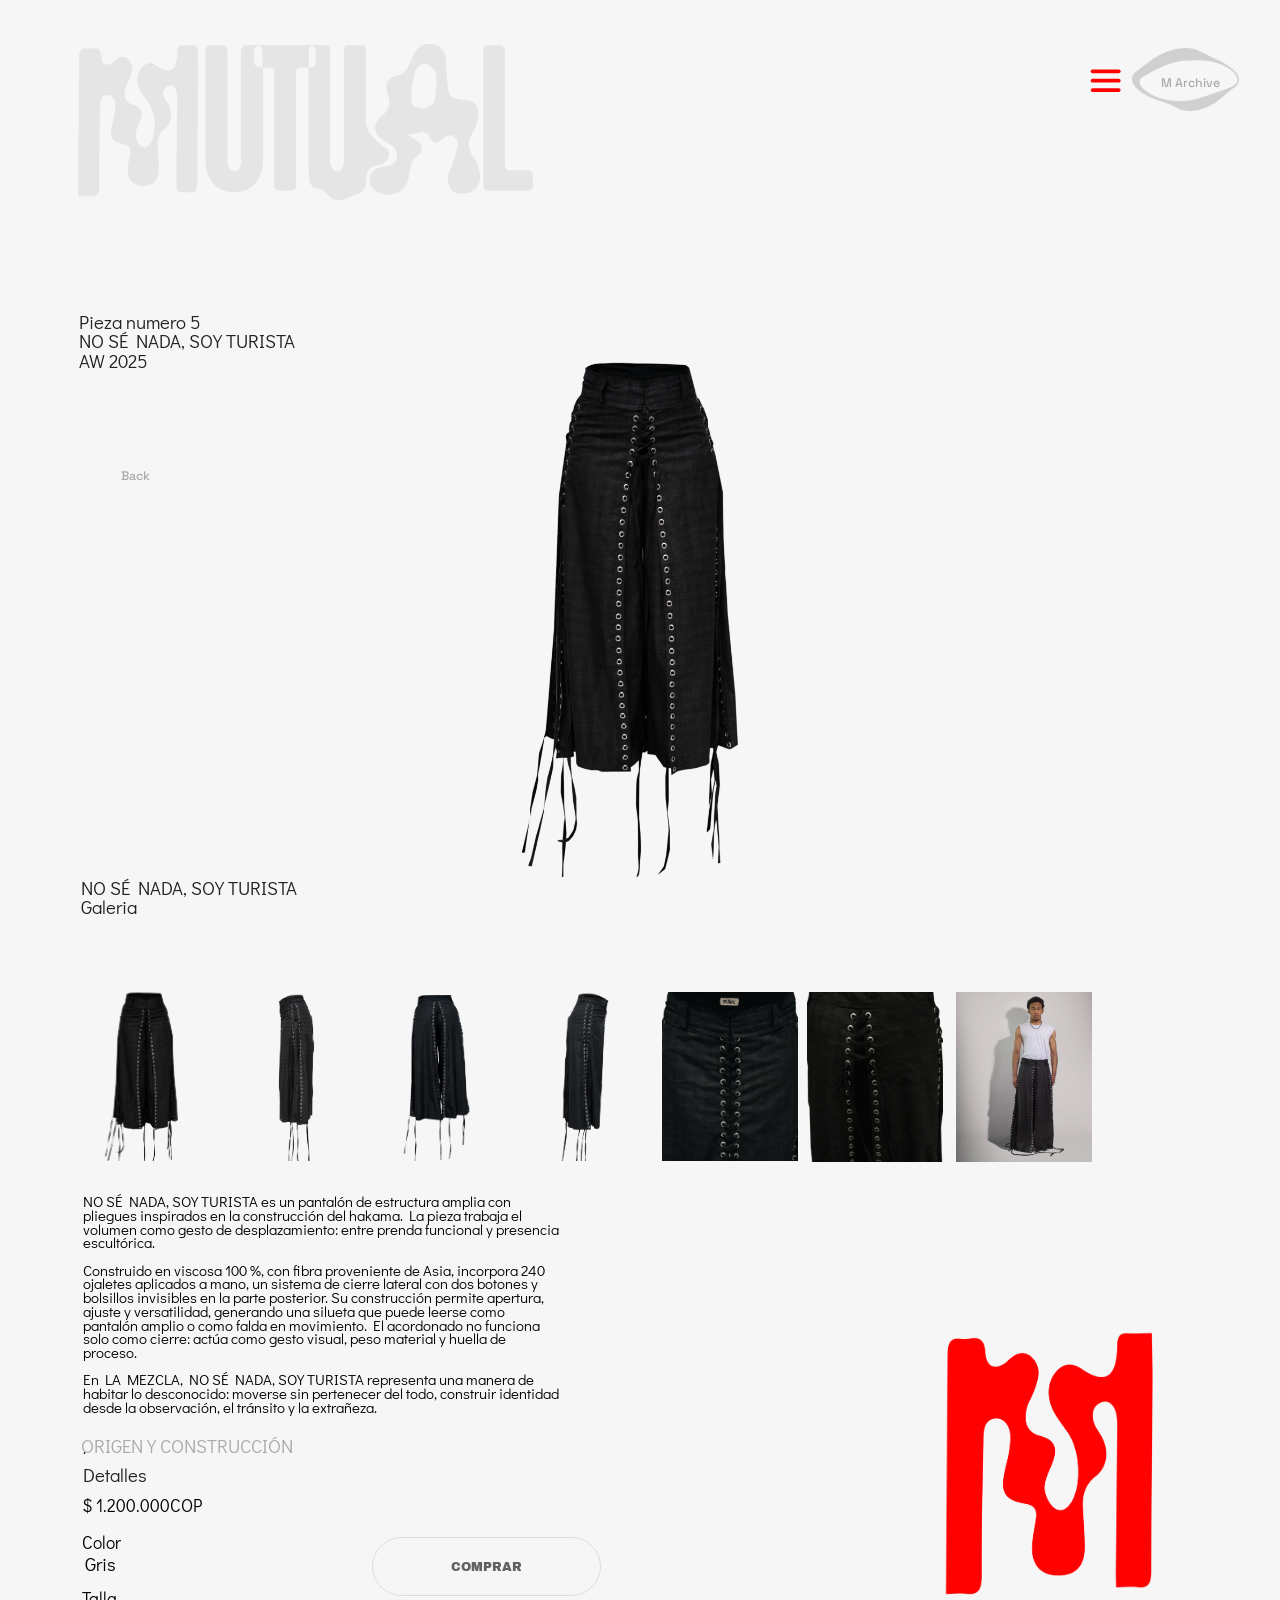
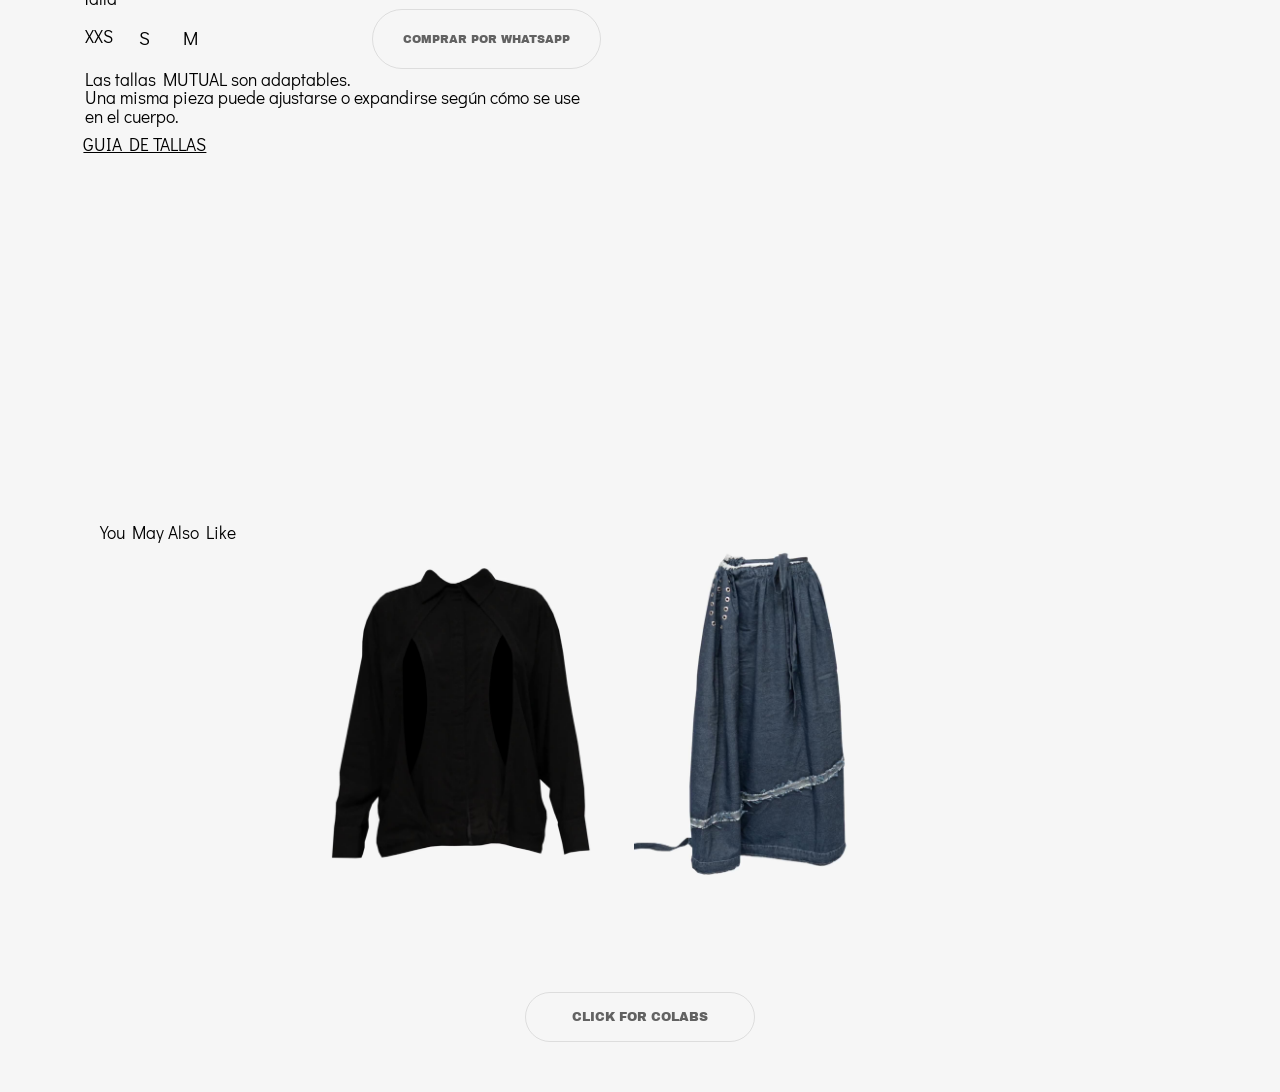
<file: no-se-nada-soy-turista.html>
<!doctype html>
<html lang="es">
<head>
<meta charset="utf-8">
<meta name="viewport" content="width=device-width, initial-scale=1">
<title>No sé nada, soy turista — MUTUAL</title>
<meta name="description" content="MUTUAL — casa experimental y conceptual. Laboratorio de indumentaria. Piezas únicas hechas en Colombia.">
<meta property="og:title" content="No sé nada, soy turista — MUTUAL">
<meta property="og:description" content="MUTUAL — casa experimental y conceptual. Laboratorio de indumentaria. Piezas únicas hechas en Colombia.">
<meta property="og:type" content="website">
<meta name="theme-color" content="rgb(246,246,246)">
<link rel="icon" type="image/png" href="assets/favicon.png">
<link rel="preload" href="assets/fonts/didact-gothic-latin-400-normal.woff2" as="font" type="font/woff2" crossorigin>
<link rel="stylesheet" href="assets/site.css">
<script>(function(){function z(){var d=document.documentElement,w=d.clientWidth||innerWidth,p=w<768;d.classList.toggle('is-phone',p);d.style.setProperty('--z',Math.min(p?w/320:w/1028,3600/1028));}z();addEventListener('resize',z);})();</script>
</head>
<body style="background:rgb(246,246,246)" data-page="no-se-nada-soy-turista">
<div class="lay desk" data-w="1028" style="--bg:rgb(246,246,246)"><div class="cv" style="width:1028px;height:2162px"><div class="pg" style="left:2px"><div class="w" data-w="18be93d18f32" style="left:354px;top:288px;width:313px;height:416px;z-index:304"><div class="in pic" style="opacity:1"><img src="assets/img/3aa1a8fd-1087.webp" alt="foto inicio grande" style="width:313.00px;height:430.34px;left:0.00px;top:-9.00px" decoding="async"></div></div><div class="w t" data-w="18be93d18f33" style="left:61.27px;top:251px;width:192px;height:45px;z-index:306"><div class="in"><div class="b" style="line-height:15px;min-height:15px;text-align:left;font-family:'Georgia', 'MGlyph', serif;font-size:14px;font-style:italic;font-weight:400;color:rgba(34,34,34,0.50)"><span style="font-family:'Didact Gothic', 'MGlyph', sans-serif;font-size:15px;font-weight:400;font-style:normal;color:rgb(34,34,34)">Pieza numero 5</span></div><div class="b" style="line-height:15px;min-height:15px;text-align:left;font-family:'Georgia', 'MGlyph', serif;font-size:14px;font-style:italic;font-weight:400;color:rgba(34,34,34,0.50)"><span style="font-family:'Didact Gothic', 'MGlyph', sans-serif;font-size:15px;font-weight:400;font-style:normal;color:rgb(34,34,34)">NO SÉ NADA, SOY TURISTA</span></div><div class="b" style="line-height:15px;min-height:15px;text-align:left;font-family:'Georgia', 'MGlyph', serif;font-size:14px;font-style:italic;font-weight:400;color:rgba(34,34,34,0.50)"><span style="font-family:'Didact Gothic', 'MGlyph', sans-serif;font-size:15px;font-weight:400;font-style:normal;color:rgb(34,34,34)">AW 2025</span></div></div></div><div class="w t fx" data-w="18be93d18f34" style="position:fixed;right:17.98px;top:60.22px;width:77.84px;height:10px;z-index:301" data-anim="[{&quot;type&quot;:&quot;hover&quot;,&quot;steps&quot;:[{&quot;duration&quot;:0.5,&quot;delay&quot;:0,&quot;acceleration&quot;:&quot;ease-both&quot;,&quot;use_move&quot;:false,&quot;use_opacity&quot;:false,&quot;use_rotate&quot;:false,&quot;use_scale&quot;:false,&quot;from_opacity&quot;:0,&quot;from_scale&quot;:100,&quot;from_rotate&quot;:0,&quot;opacity&quot;:null,&quot;scale&quot;:null,&quot;rotate&quot;:45,&quot;dx&quot;:null,&quot;dy&quot;:null,&quot;loop&quot;:null,&quot;start_point&quot;:&quot;bottom&quot;}],&quot;trigger&quot;:[],&quot;once&quot;:false,&quot;reset&quot;:false}]"><div class="in"><div class="b" style="line-height:10px;min-height:10px;text-align:left;font-family:'Georgia', 'MGlyph', serif;font-size:14px;font-style:italic;font-weight:400;color:rgba(34,34,34,0.50)"><span style="font-family:'Proto Sub', 'MGlyph', sans-serif;font-size:10px;font-weight:400;font-style:normal;color:rgb(170,170,170);--sh:-3px -1px 4px rgb(53,237,78)" class="shf">M Archive     </span></div></div></div><div class="w" data-w="18be93d18f35" style="left:64px;top:796.76px;width:109px;height:136px;z-index:314" data-anim="[{&quot;type&quot;:&quot;click&quot;,&quot;steps&quot;:[{&quot;duration&quot;:0.5,&quot;delay&quot;:0,&quot;acceleration&quot;:&quot;ease-both&quot;,&quot;use_move&quot;:true,&quot;use_opacity&quot;:false,&quot;use_rotate&quot;:false,&quot;use_scale&quot;:true,&quot;from_opacity&quot;:0,&quot;from_scale&quot;:100,&quot;from_rotate&quot;:0,&quot;opacity&quot;:null,&quot;scale&quot;:266,&quot;rotate&quot;:null,&quot;dx&quot;:96,&quot;dy&quot;:121,&quot;loop&quot;:null,&quot;start_point&quot;:&quot;bottom&quot;}],&quot;trigger&quot;:[],&quot;once&quot;:false,&quot;reset&quot;:false}]"><div class="in pic" style="opacity:1"><img src="assets/img/ee89d3a4-b0a0.webp" alt="foto 1" style="width:143.97px;height:197.97px;left:-17.52px;top:-31.08px" decoding="async"></div></div><div class="w t" data-w="18be93d18f36" style="left:64px;top:1202.13px;width:271px;height:105px;z-index:305"><div class="in"><div class="b" style="line-height:15px;min-height:15px;text-align:left;font-family:'Georgia', 'MGlyph', serif;font-size:14px;font-style:italic;font-weight:400;color:rgba(34,34,34,0.50)"><span style="font-family:'Didact Gothic', 'MGlyph', sans-serif;font-weight:400;font-style:normal;color:rgb(0,0,0)">$ 1.200.000COP</span></div><div class="b" style="line-height:15px;min-height:15px;text-align:left;font-family:'Georgia', 'MGlyph', serif;font-size:14px;font-style:italic;font-weight:400;color:rgba(34,34,34,0.50)">&#8203;</div><div class="b" style="line-height:15px;min-height:15px;text-align:left;font-family:'Georgia', 'MGlyph', serif;font-size:14px;font-style:italic;font-weight:400;color:rgba(34,34,34,0.50)"><span style="font-family:'Didact Gothic', 'MGlyph', sans-serif;font-weight:400;font-style:normal;color:rgb(0,0,0)">Color</span></div><div class="b" style="line-height:15px;min-height:15px;text-align:left;font-family:'Georgia', 'MGlyph', serif;font-size:14px;font-style:italic;font-weight:400;color:rgba(34,34,34,0.50)">&#8203;</div><div class="b" style="line-height:15px;min-height:15px;text-align:left;font-family:'Georgia', 'MGlyph', serif;font-size:14px;font-style:italic;font-weight:400;color:rgba(34,34,34,0.50)">&#8203;</div><div class="b" style="line-height:15px;min-height:15px;text-align:left;font-family:'Georgia', 'MGlyph', serif;font-size:14px;font-style:italic;font-weight:400;color:rgba(34,34,34,0.50)"><span style="font-family:'Didact Gothic', 'MGlyph', sans-serif;font-weight:400;font-style:normal;color:rgb(0,0,0)">Talla</span></div><div class="b" style="line-height:15px;min-height:15px;text-align:left;font-family:'Georgia', 'MGlyph', serif;font-size:14px;font-style:italic;font-weight:400;color:rgba(34,34,34,0.50)"><span style="font-family:'Didact Gothic', 'MGlyph', sans-serif;font-weight:400;font-style:normal;color:rgb(0,0,0)">      </span></div></div></div><div class="w fx" data-w="18be93d18f37" style="position:fixed;right:32.64px;top:38.94px;width:86px;height:50.01px;z-index:364"><a class="in" href="archivo.html"><div class="in pic" style="opacity:0.5"><img src="assets/img/298f5024-74fa.png" alt="" style="width:86.00px;height:50.29px;left:0.00px;top:0.00px" decoding="async"></div></a></div><div class="w t fx" data-w="18be93d18f38" style="position:fixed;left:97px;bottom:336.89px;width:31px;height:10px;z-index:365" data-anim="[{&quot;type&quot;:&quot;hover&quot;,&quot;steps&quot;:[{&quot;duration&quot;:0.5,&quot;delay&quot;:0,&quot;acceleration&quot;:&quot;ease-both&quot;,&quot;use_move&quot;:false,&quot;use_opacity&quot;:false,&quot;use_rotate&quot;:false,&quot;use_scale&quot;:false,&quot;from_opacity&quot;:0,&quot;from_scale&quot;:100,&quot;from_rotate&quot;:0,&quot;opacity&quot;:null,&quot;scale&quot;:null,&quot;rotate&quot;:45,&quot;dx&quot;:null,&quot;dy&quot;:null,&quot;loop&quot;:null,&quot;start_point&quot;:&quot;bottom&quot;}],&quot;trigger&quot;:[],&quot;once&quot;:false,&quot;reset&quot;:false}]"><div class="in"><div class="b" style="line-height:10px;min-height:10px;text-align:left;font-family:'Georgia', 'MGlyph', serif;font-size:14px;font-style:italic;font-weight:400;color:rgba(34,34,34,0.50)"><a href="piezas.html" class="ls-5a0d7a5a"><span style="font-family:'Proto Sub', 'MGlyph', sans-serif;font-size:10px;font-weight:400;font-style:normal;color:rgb(170,170,170);--sh:-3px -1px 4px rgb(53,237,78)" class="shf">Back </span></a></div></div></div><div class="w t" data-w="18be93d18f39" style="left:63px;top:705.76px;width:192px;height:30px;z-index:307"><div class="in"><div class="b" style="line-height:15px;min-height:15px;text-align:left;font-family:'Georgia', 'MGlyph', serif;font-size:14px;font-style:italic;font-weight:400;color:rgba(34,34,34,0.50)"><span style="font-family:'Didact Gothic', 'MGlyph', sans-serif;font-size:15px;font-weight:400;font-style:normal;color:rgb(34,34,34)">NO SÉ NADA, SOY TURISTA</span></div><div class="b" style="line-height:15px;min-height:15px;text-align:left;font-family:'Georgia', 'MGlyph', serif;font-size:14px;font-style:italic;font-weight:400;color:rgba(34,34,34,0.50)"><span style="font-family:'Didact Gothic', 'MGlyph', sans-serif;font-size:15px;font-weight:400;font-style:normal;color:rgb(34,34,34)">Galeria</span></div></div></div><div class="w" data-w="18be93d18f3a" style="left:180px;top:796.76px;width:109px;height:136px;z-index:313" data-anim="[{&quot;type&quot;:&quot;click&quot;,&quot;steps&quot;:[{&quot;duration&quot;:0.5,&quot;delay&quot;:0,&quot;acceleration&quot;:&quot;ease-both&quot;,&quot;use_move&quot;:true,&quot;use_opacity&quot;:false,&quot;use_rotate&quot;:false,&quot;use_scale&quot;:true,&quot;from_opacity&quot;:0,&quot;from_scale&quot;:100,&quot;from_rotate&quot;:0,&quot;opacity&quot;:null,&quot;scale&quot;:266,&quot;rotate&quot;:null,&quot;dx&quot;:96,&quot;dy&quot;:121,&quot;loop&quot;:null,&quot;start_point&quot;:&quot;bottom&quot;}],&quot;trigger&quot;:[],&quot;once&quot;:false,&quot;reset&quot;:false}]"><div class="in pic" style="opacity:1"><img src="assets/img/c229dbdd-0d23.webp" alt="foto 2" style="width:109.00px;height:149.90px;left:0.00px;top:-7.99px" decoding="async"></div></div><div class="w" data-w="18be93d18f3b" style="left:298px;top:796.76px;width:109px;height:136px;z-index:312" data-anim="[{&quot;type&quot;:&quot;click&quot;,&quot;steps&quot;:[{&quot;duration&quot;:0.5,&quot;delay&quot;:0,&quot;acceleration&quot;:&quot;ease-both&quot;,&quot;use_move&quot;:true,&quot;use_opacity&quot;:false,&quot;use_rotate&quot;:false,&quot;use_scale&quot;:true,&quot;from_opacity&quot;:0,&quot;from_scale&quot;:100,&quot;from_rotate&quot;:0,&quot;opacity&quot;:null,&quot;scale&quot;:266,&quot;rotate&quot;:null,&quot;dx&quot;:96,&quot;dy&quot;:121,&quot;loop&quot;:null,&quot;start_point&quot;:&quot;bottom&quot;}],&quot;trigger&quot;:[],&quot;once&quot;:false,&quot;reset&quot;:false}]"><div class="in pic" style="opacity:1"><img src="assets/img/61dfe90a-14d8.webp" alt="foto 3" style="width:120.00px;height:165.00px;left:-6.00px;top:-20.00px" decoding="async"></div></div><div class="w" data-w="18be93d18f3c" style="left:415px;top:796.76px;width:109px;height:136px;z-index:311" data-anim="[{&quot;type&quot;:&quot;click&quot;,&quot;steps&quot;:[{&quot;duration&quot;:0.5,&quot;delay&quot;:0,&quot;acceleration&quot;:&quot;ease-both&quot;,&quot;use_move&quot;:true,&quot;use_opacity&quot;:false,&quot;use_rotate&quot;:false,&quot;use_scale&quot;:true,&quot;from_opacity&quot;:0,&quot;from_scale&quot;:100,&quot;from_rotate&quot;:0,&quot;opacity&quot;:null,&quot;scale&quot;:266,&quot;rotate&quot;:null,&quot;dx&quot;:96,&quot;dy&quot;:121,&quot;loop&quot;:null,&quot;start_point&quot;:&quot;bottom&quot;}],&quot;trigger&quot;:[],&quot;once&quot;:false,&quot;reset&quot;:false}]"><div class="in pic" style="opacity:1"><img src="assets/img/7d076bff-079e.webp" alt="foto 4" style="width:120.00px;height:165.00px;left:-4.00px;top:-15.00px" decoding="async"></div></div><div class="w" data-w="18be93d18f3d" style="left:530px;top:796.76px;width:109px;height:136px;z-index:310" data-anim="[{&quot;type&quot;:&quot;click&quot;,&quot;steps&quot;:[{&quot;duration&quot;:0.5,&quot;delay&quot;:0,&quot;acceleration&quot;:&quot;ease-both&quot;,&quot;use_move&quot;:true,&quot;use_opacity&quot;:false,&quot;use_rotate&quot;:false,&quot;use_scale&quot;:true,&quot;from_opacity&quot;:0,&quot;from_scale&quot;:100,&quot;from_rotate&quot;:0,&quot;opacity&quot;:null,&quot;scale&quot;:266,&quot;rotate&quot;:null,&quot;dx&quot;:96,&quot;dy&quot;:121,&quot;loop&quot;:null,&quot;start_point&quot;:&quot;bottom&quot;}],&quot;trigger&quot;:[],&quot;once&quot;:false,&quot;reset&quot;:false}]"><div class="in pic" style="opacity:1"><img src="assets/img/ea281236-d037.webp" alt="foto 5" style="width:109.00px;height:149.90px;left:0.00px;top:-3.00px" decoding="async"></div></div><div class="w" data-w="18be93d18f3e" style="left:646px;top:797px;width:109px;height:136px;z-index:309" data-anim="[{&quot;type&quot;:&quot;click&quot;,&quot;steps&quot;:[{&quot;duration&quot;:0.5,&quot;delay&quot;:0,&quot;acceleration&quot;:&quot;ease-both&quot;,&quot;use_move&quot;:true,&quot;use_opacity&quot;:false,&quot;use_rotate&quot;:false,&quot;use_scale&quot;:true,&quot;from_opacity&quot;:0,&quot;from_scale&quot;:100,&quot;from_rotate&quot;:0,&quot;opacity&quot;:null,&quot;scale&quot;:266,&quot;rotate&quot;:null,&quot;dx&quot;:96,&quot;dy&quot;:121,&quot;loop&quot;:null,&quot;start_point&quot;:&quot;bottom&quot;}],&quot;trigger&quot;:[],&quot;once&quot;:false,&quot;reset&quot;:false}]"><div class="in pic" style="opacity:1"><img src="assets/img/cad4c806-c273.webp" alt="foto 6" style="width:109.00px;height:150.00px;left:0.00px;top:-14.00px" decoding="async"></div></div><div class="w" data-w="18be93d18f3f" style="left:766px;top:797px;width:109px;height:136px;z-index:308" data-anim="[{&quot;type&quot;:&quot;click&quot;,&quot;steps&quot;:[{&quot;duration&quot;:0.5,&quot;delay&quot;:0,&quot;acceleration&quot;:&quot;ease-both&quot;,&quot;use_move&quot;:true,&quot;use_opacity&quot;:false,&quot;use_rotate&quot;:false,&quot;use_scale&quot;:true,&quot;from_opacity&quot;:0,&quot;from_scale&quot;:100,&quot;from_rotate&quot;:0,&quot;opacity&quot;:null,&quot;scale&quot;:266,&quot;rotate&quot;:null,&quot;dx&quot;:96,&quot;dy&quot;:121,&quot;loop&quot;:null,&quot;start_point&quot;:&quot;bottom&quot;}],&quot;trigger&quot;:[],&quot;once&quot;:false,&quot;reset&quot;:false}]"><div class="in pic" style="opacity:1"><img src="assets/img/607f4be3-2d9b.webp" alt="foto 7" style="width:109.00px;height:156.01px;left:0.00px;top:-16.06px" decoding="async"></div></div><div class="w t" data-w="18be93d18f40" style="left:64px;top:960px;width:384px;height:220px;z-index:302"><div class="in"><div class="b" style="line-height:11px;min-height:11px;text-align:left;padding-left:1px;font-family:'Georgia', 'MGlyph', serif;font-size:14px;font-style:italic;font-weight:400;color:rgba(34,34,34,0.50)"><span style="font-family:'Didact Gothic', 'MGlyph', sans-serif;font-size:12px;font-weight:400;font-style:normal;color:rgb(0,0,0)">NO SÉ NADA, SOY TURISTA es un pantalón de estructura amplia con pliegues inspirados en la construcción del hakama. La pieza trabaja el volumen como gesto de desplazamiento: entre prenda funcional y presencia escultórica.

Construido en viscosa 100 %, con fibra proveniente de Asia, incorpora 240 ojaletes aplicados a mano, un sistema de cierre lateral con dos botones y bolsillos invisibles en la parte posterior. Su construcción permite apertura, ajuste y versatilidad, generando una silueta que puede leerse como pantalón amplio o como falda en movimiento. El acordonado no funciona solo como cierre: actúa como gesto visual, peso material y huella de proceso.

En LA MEZCLA, NO SÉ NADA, SOY TURISTA representa una manera de habitar lo desconocido: moverse sin pertenecer del todo, construir identidad desde la observación, el tránsito y la extrañeza.


.

</span></div></div></div><div class="w t" data-w="18be93d18f41" style="left:65px;top:1394.13px;width:392px;height:29px;z-index:316" data-anim="[{&quot;type&quot;:&quot;hover&quot;,&quot;steps&quot;:[{&quot;duration&quot;:0.3,&quot;delay&quot;:0,&quot;acceleration&quot;:&quot;ease-both&quot;,&quot;use_move&quot;:true,&quot;use_opacity&quot;:false,&quot;use_rotate&quot;:false,&quot;use_scale&quot;:false,&quot;from_opacity&quot;:0,&quot;from_scale&quot;:80,&quot;from_rotate&quot;:0,&quot;opacity&quot;:null,&quot;scale&quot;:100,&quot;rotate&quot;:null,&quot;dx&quot;:0,&quot;dy&quot;:10,&quot;loop&quot;:null,&quot;start_point&quot;:&quot;bottom&quot;}],&quot;trigger&quot;:[],&quot;once&quot;:false,&quot;reset&quot;:false}]"><div class="in"><div class="b" style="line-height:14px;min-height:14px;text-align:left;font-family:'Georgia', 'MGlyph', serif;font-size:14px;font-style:italic;font-weight:400;color:rgba(34,34,34,0.50)"><a href="#y1601"><span style="font-family:'Didact Gothic', 'MGlyph', sans-serif;font-size:14px;font-weight:400;font-style:normal;color:rgb(0,0,0);text-decoration:underline">GUIA DE TALLAS</span></a></div><div class="b" style="line-height:15px;min-height:15px;text-align:left;font-family:'Georgia', 'MGlyph', serif;font-size:14px;font-style:italic;font-weight:400;color:rgba(34,34,34,0.50)"><span style="font-family:'Didact Gothic', 'MGlyph', sans-serif;font-weight:400;font-style:normal;color:rgb(0,0,0)">      </span></div></div></div><div class="w t" data-w="18be93d18f42" style="left:65px;top:1177.75px;width:192px;height:15px;z-index:315"><div class="in"><div class="b" style="line-height:15px;min-height:15px;text-align:left;font-family:'Georgia', 'MGlyph', serif;font-size:14px;font-style:italic;font-weight:400;color:rgba(34,34,34,0.50)"><span style="font-family:'Didact Gothic', 'MGlyph', sans-serif;font-size:15px;font-weight:400;font-style:normal;color:rgb(34,34,34)">Detalles</span></div></div></div><div class="w" data-w="18be93d18f43" style="left:198.54px;top:1249.59px;width:307px;height:574.08px;z-index:317" data-anim="[{&quot;type&quot;:&quot;click&quot;,&quot;steps&quot;:[{&quot;duration&quot;:0,&quot;delay&quot;:0,&quot;acceleration&quot;:&quot;ease-both&quot;,&quot;use_move&quot;:false,&quot;use_opacity&quot;:true,&quot;use_rotate&quot;:false,&quot;use_scale&quot;:false,&quot;from_opacity&quot;:0,&quot;from_scale&quot;:70,&quot;from_rotate&quot;:0,&quot;opacity&quot;:100,&quot;scale&quot;:100,&quot;rotate&quot;:45,&quot;dx&quot;:0,&quot;dy&quot;:30,&quot;loop&quot;:null,&quot;start_point&quot;:&quot;bottom&quot;}],&quot;trigger&quot;:[],&quot;once&quot;:false,&quot;reset&quot;:false}]"><div class="in pic" style="opacity:1;transform:rotate(-90deg)"><img src="assets/img/17e2b322-9e16.webp" alt="" style="width:477.64px;height:618.10px;left:-89.91px;top:-26.03px" loading="lazy" decoding="async"></div></div><div class="w" data-w="18be93d18f44" style="left:736px;top:1041.76px;width:207px;height:268px;z-index:318"><a class="in" href="archivo.html"><div class="in pic" style="opacity:1"><img src="assets/img/42bd5b36-a722.webp" alt="" style="width:207.08px;height:268.00px;left:-0.08px;top:0.00px" loading="lazy" decoding="async"></div></a></div><div class="w" data-w="18be93d18f45" style="left:297px;top:1234.13px;width:184px;height:48px;z-index:319"><a class="in btn" href="https://checkout.wompi.co/l/3OSPq5" target="_blank" rel="noopener" style="background:rgba(38,38,38,0.00);border:1px solid rgba(0,0,0,0.10);border-radius:79px;font-family:'Archivo Black', 'MGlyph', sans-serif;font-size:10px;font-style:normal;font-weight:400;letter-spacing:0px;color:rgba(0,0,0,0.60);--hbg:rgb(255,0,0);--hbc:rgb(246,246,246);--hbw:0px;--hc:rgb(255,255,255)">COMPRAR</a></div><div class="w" style="left:297px;top:1292.13px;width:184px;height:48px;z-index:319"><a class="in btn" href="https://wa.me/573204399096?text=Hola%20MUTUAL%2C%20quiero%20comprar%20la%20pieza%20No%20s%C3%A9%20nada%2C%20soy%20turista.%20%C2%BFMe%20ayudas%20con%20talla%20y%20env%C3%ADo%3F" target="_blank" rel="noopener" style="background:rgba(38,38,38,0.00);border:1px solid rgba(0,0,0,0.10);border-radius:79px;font-family:'Archivo Black', 'MGlyph', sans-serif;font-size:9px;font-style:normal;font-weight:400;letter-spacing:0px;color:rgba(0,0,0,0.60);--hbg:rgb(255,0,0);--hbc:rgb(246,246,246);--hbw:0px;--hc:rgb(255,255,255)">COMPRAR POR WHATSAPP</a></div><div class="w t" data-w="18be93d18f46" style="left:63px;top:1153.75px;width:192px;height:15px;z-index:303" data-anim="[{&quot;type&quot;:&quot;hover&quot;,&quot;steps&quot;:[{&quot;duration&quot;:0.1,&quot;delay&quot;:0,&quot;acceleration&quot;:&quot;ease-both&quot;,&quot;use_move&quot;:true,&quot;use_opacity&quot;:false,&quot;use_rotate&quot;:false,&quot;use_scale&quot;:false,&quot;from_opacity&quot;:0,&quot;from_scale&quot;:100,&quot;from_rotate&quot;:0,&quot;opacity&quot;:null,&quot;scale&quot;:null,&quot;rotate&quot;:null,&quot;dx&quot;:0,&quot;dy&quot;:-5,&quot;loop&quot;:null,&quot;start_point&quot;:&quot;bottom&quot;}],&quot;trigger&quot;:[],&quot;once&quot;:false,&quot;reset&quot;:false}]"><div class="in"><div class="b" style="line-height:15px;min-height:15px;text-align:left;font-family:'Georgia', 'MGlyph', serif;font-size:14px;font-style:italic;font-weight:400;color:rgba(34,34,34,0.50)"><a href="procesos.html" class="ls-5a0d7a5a"><span style="font-family:'Didact Gothic', 'MGlyph', sans-serif;font-size:15px;font-weight:400;font-style:normal;color:rgb(34,34,34)">ORIGEN Y CONSTRUCCIÓN</span></a></div></div></div><div class="w t" data-w="18be93d18f47" style="left:66px;top:1327.13px;width:415px;height:56px;z-index:320"><div class="in"><div class="b" style="line-height:14px;min-height:14px;text-align:left;font-family:'Georgia', 'MGlyph', serif;font-size:14px;font-style:italic;font-weight:400;color:rgba(34,34,34,0.50)"><span style="font-family:'Didact Gothic', 'MGlyph', sans-serif;font-weight:400;font-style:normal;color:rgb(0,0,0)"> 
Las tallas MUTUAL son adaptables.
Una misma pieza puede ajustarse o expandirse según cómo se use en el cuerpo.</span></div></div></div><div class="w t" data-w="18be93d18f48" style="left:110px;top:1308.13px;width:16px;height:14px;z-index:321"><div class="in"><div class="b" style="line-height:14px;min-height:14px;text-align:left;font-family:'Georgia', 'MGlyph', serif;font-size:14px;font-style:italic;font-weight:400;color:rgba(34,34,34,0.50)"><a href="https://checkout.wompi.co/l/3OSPq5" target="_blank" rel="noopener" class="ls-740f91c8"><span style="font-family:'Didact Gothic', 'MGlyph', sans-serif;font-size:15px;font-weight:400;font-style:normal;color:rgb(0,0,0);--sh:1px -3px 5px rgb(53,237,78)" class="shf">S</span></a></div></div></div><div class="w t" data-w="18be93d18f49" style="left:145px;top:1308.13px;width:16px;height:14px;z-index:322"><div class="in"><div class="b" style="line-height:14px;min-height:14px;text-align:left;font-family:'Georgia', 'MGlyph', serif;font-size:14px;font-style:italic;font-weight:400;color:rgba(34,34,34,0.50)"><a href="https://checkout.wompi.co/l/3OSPq5" target="_blank" rel="noopener" class="ls-740f91c8"><span style="font-family:'Didact Gothic', 'MGlyph', sans-serif;font-size:15px;font-weight:400;font-style:normal;color:rgb(0,0,0);--sh:1px -3px 5px rgb(53,237,78)" class="shf">M</span></a></div></div></div><div class="w t" data-w="18be93d18f4d" style="left:66px;top:1307.13px;width:25px;height:14px;z-index:323"><div class="in"><div class="b" style="line-height:14px;min-height:14px;text-align:left;font-family:'Georgia', 'MGlyph', serif;font-size:14px;font-style:italic;font-weight:400;color:rgba(34,34,34,0.50)"><a href="https://checkout.wompi.co/l/3OSPq5" target="_blank" rel="noopener" class="ls-740f91c8"><span style="font-family:'Didact Gothic', 'MGlyph', sans-serif;font-weight:400;font-style:normal;color:rgb(0,0,0);--sh:1px -3px 5px rgb(53,237,78)" class="shf">XXS</span></a></div></div></div><div class="w t" data-w="18be93d18f4e" style="left:66px;top:1245.97px;width:37px;height:15px;z-index:324"><div class="in"><div class="b" style="line-height:15px;min-height:15px;text-align:left;font-family:'Georgia', 'MGlyph', serif;font-size:14px;font-style:italic;font-weight:400;color:rgba(34,34,34,0.50)">&#8203;</div></div></div><div class="w" data-w="18be93d18f50" style="left:61px;top:35px;width:365px;height:125.32px;z-index:325" data-anim="[{&quot;type&quot;:&quot;hover&quot;,&quot;steps&quot;:[{&quot;duration&quot;:0.3,&quot;delay&quot;:0,&quot;acceleration&quot;:&quot;ease-both&quot;,&quot;use_move&quot;:true,&quot;use_opacity&quot;:false,&quot;use_rotate&quot;:false,&quot;use_scale&quot;:false,&quot;from_opacity&quot;:0,&quot;from_scale&quot;:100,&quot;from_rotate&quot;:0,&quot;opacity&quot;:null,&quot;scale&quot;:null,&quot;rotate&quot;:null,&quot;dx&quot;:0,&quot;dy&quot;:-5,&quot;loop&quot;:null,&quot;start_point&quot;:&quot;bottom&quot;}],&quot;trigger&quot;:[],&quot;once&quot;:false,&quot;reset&quot;:false}]"><a class="in" href="index.html"><div class="in pic" style="opacity:1"><img src="assets/img/dc10f432-1e98.webp" alt="" style="width:365.00px;height:125.32px;left:0.00px;top:0.00px" decoding="async"></div></a></div><div class="w t" data-w="1809e8175e99" style="left:65px;top:1249px;width:53px;height:15px;z-index:326"><div class="in"><div class="b" style="line-height:15px;min-height:15px;text-align:left;font-family:'Georgia', 'MGlyph', serif;font-size:14px;font-style:italic;font-weight:400;color:rgba(34,34,34,0.50)">&#8203;</div></div></div><div class="w t" data-w="ef57a216f751" style="left:66px;top:1249px;width:35px;height:15px;z-index:327"><div class="in"><div class="b" style="line-height:15px;min-height:15px;text-align:left;font-family:'Georgia', 'MGlyph', serif;font-size:14px;font-style:italic;font-weight:400;color:rgba(34,34,34,0.50)"><a href="https://checkout.wompi.co/l/3OSPq5" target="_blank" rel="noopener" class="ls-740f91c8"><span style="font-family:'Didact Gothic', 'MGlyph', sans-serif;font-size:15px;font-weight:400;font-style:normal;color:rgb(34,34,34)">Gris</span></a></div></div></div><div class="w t" data-w="29ddc2d91130" style="left:78px;top:1706px;width:152px;height:14px;z-index:361"><div class="in"><div class="b" style="line-height:14px;min-height:14px;text-align:left;font-family:'Georgia', 'MGlyph', serif;font-size:14px;font-style:italic;font-weight:400;color:rgba(34,34,34,0.50)"><span style="font-family:'Didact Gothic', 'MGlyph', sans-serif;font-weight:400;font-style:normal;color:rgb(0,0,0);--sh:1px -3px 5px rgb(53,237,78)" class="shf">You May Also Like</span></div></div></div><div class="w" data-w="8848afc638d5" style="left:507px;top:1712px;width:211px;height:320px;z-index:362" data-anim="[{&quot;type&quot;:&quot;hover&quot;,&quot;steps&quot;:[{&quot;duration&quot;:0.2,&quot;delay&quot;:0,&quot;acceleration&quot;:&quot;ease-both&quot;,&quot;use_move&quot;:false,&quot;use_opacity&quot;:false,&quot;use_rotate&quot;:false,&quot;use_scale&quot;:true,&quot;from_opacity&quot;:0,&quot;from_scale&quot;:100,&quot;from_rotate&quot;:0,&quot;opacity&quot;:null,&quot;scale&quot;:110,&quot;rotate&quot;:null,&quot;dx&quot;:null,&quot;dy&quot;:null,&quot;loop&quot;:null,&quot;start_point&quot;:&quot;bottom&quot;}],&quot;trigger&quot;:[],&quot;once&quot;:false,&quot;reset&quot;:false}]"><a class="in" href="todo-y-nada-al-mismo-tiempo.html"><div class="in vid"><video data-src="assets/video/cjrqcN78NywR6mhFSJby9.mp4" poster="assets/video/cjrqcN78NywR6mhFSJby9.jpg" muted playsinline preload="none" loop data-auto></video></div></a></div><div class="w" data-w="f10916be60ad" style="left:262px;top:1696px;width:211px;height:320px;z-index:363" data-anim="[{&quot;type&quot;:&quot;hover&quot;,&quot;steps&quot;:[{&quot;duration&quot;:0.2,&quot;delay&quot;:0,&quot;acceleration&quot;:&quot;ease-both&quot;,&quot;use_move&quot;:false,&quot;use_opacity&quot;:false,&quot;use_rotate&quot;:false,&quot;use_scale&quot;:true,&quot;from_opacity&quot;:0,&quot;from_scale&quot;:100,&quot;from_rotate&quot;:0,&quot;opacity&quot;:null,&quot;scale&quot;:110,&quot;rotate&quot;:null,&quot;dx&quot;:null,&quot;dy&quot;:null,&quot;loop&quot;:null,&quot;start_point&quot;:&quot;bottom&quot;}],&quot;trigger&quot;:[],&quot;once&quot;:false,&quot;reset&quot;:false}]"><a class="in" href="ironicas-maromas.html"><div class="in vid"><video data-src="assets/video/QP6gurLjEA9vtKKIjQVN0.mp4" poster="assets/video/QP6gurLjEA9vtKKIjQVN0.jpg" muted playsinline preload="none" loop data-auto></video></div></a></div><div class="w hs fx" data-w="c663c1878765" style="position:fixed;right:125px;top:50px;width:30px;height:30px;z-index:322"><button class="in pin" aria-label="Menú" style="--pc:rgb(255,0,0)"><svg viewBox="0 0 30 30" width="100%" height="100%"><rect x="3" y="6" width="24" height="3" rx="1.5"/><rect x="3" y="13.5" width="24" height="3" rx="1.5"/><rect x="3" y="21" width="24" height="3" rx="1.5"/></svg></button></div><div class="tip fxt" style="right:377.621875px;top:81.553125px;width:352px;height:371px;background:rgba(255,0,0,0.85);border-radius:19px;box-shadow:0 10px 40px rgba(0,0,0,.25);"><div class="w t menu" data-w="882a55afdfe8" style="left:0px;top:19.5px;width:352px;height:371px;z-index:1"><div class="in"><div class="b" style="line-height:21px;min-height:21px;text-align:center;padding-top:16px;padding-bottom:16px;padding-left:16px;padding-right:16px;font-family:'Georgia', 'MGlyph', serif;font-size:14px;font-style:italic;font-weight:400;color:rgba(34,34,34,0.50)"><a href="index.html" class="ls-49cf2f43"><span style="font-family:'League Gothic', 'MGlyph', sans-serif;font-size:21px;font-weight:400;font-style:normal;color:rgb(34,34,34)">MUTUAL</span></a></div><div class="b" style="line-height:21px;min-height:21px;text-align:center;padding-top:16px;padding-bottom:16px;padding-left:16px;padding-right:16px;font-family:'Georgia', 'MGlyph', serif;font-size:14px;font-style:italic;font-weight:400;color:rgba(34,34,34,0.50)"><a href="ecosistema.html"><span style="font-family:'League Gothic', 'MGlyph', sans-serif;font-size:21px;font-weight:400;font-style:normal;color:rgb(34,34,34)">ECOSISTEMA</span></a></div><div class="b" style="line-height:21px;min-height:21px;text-align:center;padding-top:16px;padding-bottom:16px;padding-left:16px;padding-right:16px;font-family:'Georgia', 'MGlyph', serif;font-size:14px;font-style:italic;font-weight:400;color:rgba(34,34,34,0.50)"><a href="piezas.html" class="ls-49cf2f43"><span style="font-family:'League Gothic', 'MGlyph', sans-serif;font-size:21px;font-weight:400;font-style:normal;color:rgb(34,34,34)">PIEZAS</span></a></div><div class="b" style="line-height:21px;min-height:21px;text-align:center;padding-top:16px;padding-bottom:16px;padding-left:16px;padding-right:16px;font-family:'Georgia', 'MGlyph', serif;font-size:14px;font-style:italic;font-weight:400;color:rgba(34,34,34,0.50)"><a href="archivo.html" class="ls-49cf2f43"><span style="font-family:'League Gothic', 'MGlyph', sans-serif;font-size:21px;font-weight:400;font-style:normal;color:rgb(34,34,34)">ARCHIVO</span></a></div><div class="b" style="line-height:21px;min-height:21px;text-align:center;padding-top:16px;padding-bottom:16px;padding-left:16px;padding-right:16px;font-family:'Georgia', 'MGlyph', serif;font-size:14px;font-style:italic;font-weight:400;color:rgba(34,34,34,0.50)"><a href="procesos.html" class="ls-49cf2f43"><span style="font-family:'League Gothic', 'MGlyph', sans-serif;font-size:21px;font-weight:400;font-style:normal;color:rgb(34,34,34)">PROCESOS</span></a></div><div class="b" style="line-height:21px;min-height:21px;text-align:center;padding-top:16px;padding-bottom:16px;padding-left:16px;padding-right:16px;font-family:'Georgia', 'MGlyph', serif;font-size:14px;font-style:italic;font-weight:400;color:rgba(34,34,34,0.50)"><a href="index.html" class="ls-49cf2f43"><span style="font-family:'League Gothic', 'MGlyph', sans-serif;font-size:21px;font-weight:400;font-style:normal;color:rgb(34,34,34)">SIN REPLICA</span></a></div></div></div></div><div class="w" data-w="xxxxxcolabsd" style="left:420px;top:2082px;width:184px;height:40px;z-index:330"><a class="in btn" href="https://wa.me/573204399096?text=Hola%20MUTUAL%2C%20me%20gustar%C3%ADa%20hacer%20una%20colaboraci%C3%B3n." target="_blank" rel="noopener" style="background:rgba(38,38,38,0.00);border:1px solid rgba(0,0,0,0.10);border-radius:79px;font-family:'Archivo Black', 'MGlyph', sans-serif;font-size:10px;font-style:normal;font-weight:400;letter-spacing:0px;color:rgba(0,0,0,0.60);--hbg:rgb(255,0,0);--hbc:rgb(246,246,246);--hbw:0px;--hc:rgb(255,255,255)">CLICK FOR COLABS</a></div></div></div></div><div class="lay phone" data-w="320" style="--bg:rgb(246,246,246)"><div class="cv" style="width:320px;height:1801px"><div class="pg" style="left:0px"><div class="w" data-w="18be93d18f32" style="left:107px;top:128px;width:186px;height:248px;z-index:302"><div class="in pic" style="opacity:1"><img src="assets/img/3aa1a8fd-1087.webp" alt="foto inicio grande" style="width:186.54px;height:256.55px;left:-0.31px;top:-5.36px" decoding="async"></div></div><div class="w t fx" data-w="18be93d18f34" style="position:fixed;right:-462.02px;top:29.22px;width:77.84px;height:10px;z-index:301" data-anim="[{&quot;type&quot;:&quot;hover&quot;,&quot;steps&quot;:[{&quot;duration&quot;:0.5,&quot;delay&quot;:0,&quot;acceleration&quot;:&quot;ease-both&quot;,&quot;use_move&quot;:false,&quot;use_opacity&quot;:false,&quot;use_rotate&quot;:false,&quot;use_scale&quot;:false,&quot;from_opacity&quot;:0,&quot;from_scale&quot;:100,&quot;from_rotate&quot;:0,&quot;opacity&quot;:null,&quot;scale&quot;:null,&quot;rotate&quot;:45,&quot;dx&quot;:null,&quot;dy&quot;:null,&quot;loop&quot;:null,&quot;start_point&quot;:&quot;bottom&quot;}],&quot;trigger&quot;:[],&quot;once&quot;:false,&quot;reset&quot;:false}]"><div class="in"><div class="b" style="line-height:10px;min-height:10px;text-align:left;font-family:'Georgia', 'MGlyph', serif;font-size:14px;font-style:italic;font-weight:400;color:rgba(34,34,34,0.50)"><span style="font-family:'Proto Sub', 'MGlyph', sans-serif;font-size:10px;font-weight:400;font-style:normal;color:rgb(170,170,170);--sh:-3px -1px 4px rgb(53,237,78)" class="shf">M Archive     </span></div></div></div><div class="w" data-w="18be93d18f35" style="left:8px;top:384px;width:72px;height:90px;z-index:352" data-anim="[{&quot;type&quot;:&quot;click&quot;,&quot;steps&quot;:[{&quot;duration&quot;:0.5,&quot;delay&quot;:0,&quot;acceleration&quot;:&quot;ease-both&quot;,&quot;use_move&quot;:true,&quot;use_opacity&quot;:false,&quot;use_rotate&quot;:false,&quot;use_scale&quot;:true,&quot;from_opacity&quot;:0,&quot;from_scale&quot;:100,&quot;from_rotate&quot;:0,&quot;opacity&quot;:null,&quot;scale&quot;:351,&quot;rotate&quot;:null,&quot;dx&quot;:123,&quot;dy&quot;:72,&quot;loop&quot;:null,&quot;start_point&quot;:&quot;bottom&quot;}],&quot;trigger&quot;:[],&quot;once&quot;:false,&quot;reset&quot;:false}]"><div class="in pic" style="opacity:1"><img src="assets/img/ee89d3a4-b0a0.webp" alt="foto 1" style="width:95.26px;height:131.01px;left:-11.67px;top:-20.56px" decoding="async"></div></div><div class="w fx" data-w="18be93d18f37" style="position:fixed;right:-447.36px;top:7.94px;width:86px;height:50.01px;z-index:366"><a class="in" href="archivo.html"><div class="in pic" style="opacity:0.5"><img src="assets/img/298f5024-74fa.png" alt="" style="width:86.00px;height:50.29px;left:0.00px;top:0.00px" decoding="async"></div></a></div><div class="w t fx" data-w="18be93d18f38" style="position:fixed;left:-383px;bottom:305.89px;width:31px;height:10px;z-index:367" data-anim="[{&quot;type&quot;:&quot;hover&quot;,&quot;steps&quot;:[{&quot;duration&quot;:0.5,&quot;delay&quot;:0,&quot;acceleration&quot;:&quot;ease-both&quot;,&quot;use_move&quot;:false,&quot;use_opacity&quot;:false,&quot;use_rotate&quot;:false,&quot;use_scale&quot;:false,&quot;from_opacity&quot;:0,&quot;from_scale&quot;:100,&quot;from_rotate&quot;:0,&quot;opacity&quot;:null,&quot;scale&quot;:null,&quot;rotate&quot;:45,&quot;dx&quot;:null,&quot;dy&quot;:null,&quot;loop&quot;:null,&quot;start_point&quot;:&quot;bottom&quot;}],&quot;trigger&quot;:[],&quot;once&quot;:false,&quot;reset&quot;:false}]"><div class="in"><div class="b" style="line-height:10px;min-height:10px;text-align:left;font-family:'Georgia', 'MGlyph', serif;font-size:14px;font-style:italic;font-weight:400;color:rgba(34,34,34,0.50)"><a href="piezas.html" class="ls-5a0d7a5a"><span style="font-family:'Proto Sub', 'MGlyph', sans-serif;font-size:10px;font-weight:400;font-style:normal;color:rgb(170,170,170);--sh:-3px -1px 4px rgb(53,237,78)" class="shf">Back </span></a></div></div></div><div class="w" data-w="18be93d18f3a" style="left:8px;top:480px;width:72px;height:88px;z-index:351" data-anim="[{&quot;type&quot;:&quot;click&quot;,&quot;steps&quot;:[{&quot;duration&quot;:0.5,&quot;delay&quot;:0,&quot;acceleration&quot;:&quot;ease-both&quot;,&quot;use_move&quot;:true,&quot;use_opacity&quot;:false,&quot;use_rotate&quot;:false,&quot;use_scale&quot;:true,&quot;from_opacity&quot;:0,&quot;from_scale&quot;:100,&quot;from_rotate&quot;:0,&quot;opacity&quot;:null,&quot;scale&quot;:351,&quot;rotate&quot;:null,&quot;dx&quot;:123,&quot;dy&quot;:72,&quot;loop&quot;:null,&quot;start_point&quot;:&quot;bottom&quot;}],&quot;trigger&quot;:[],&quot;once&quot;:false,&quot;reset&quot;:false}]"><div class="in pic" style="opacity:1"><img src="assets/img/c229dbdd-0d23.webp" alt="foto 2" style="width:72.00px;height:99.01px;left:0.00px;top:-5.01px" decoding="async"></div></div><div class="w" data-w="18be93d18f3b" style="left:8px;top:576px;width:72px;height:90px;z-index:350" data-anim="[{&quot;type&quot;:&quot;click&quot;,&quot;steps&quot;:[{&quot;duration&quot;:0.5,&quot;delay&quot;:0,&quot;acceleration&quot;:&quot;ease-both&quot;,&quot;use_move&quot;:true,&quot;use_opacity&quot;:false,&quot;use_rotate&quot;:false,&quot;use_scale&quot;:true,&quot;from_opacity&quot;:0,&quot;from_scale&quot;:100,&quot;from_rotate&quot;:0,&quot;opacity&quot;:null,&quot;scale&quot;:351,&quot;rotate&quot;:null,&quot;dx&quot;:140,&quot;dy&quot;:22,&quot;loop&quot;:null,&quot;start_point&quot;:&quot;bottom&quot;}],&quot;trigger&quot;:[],&quot;once&quot;:false,&quot;reset&quot;:false}]"><div class="in pic" style="opacity:1"><img src="assets/img/61dfe90a-14d8.webp" alt="foto 3" style="width:79.41px;height:109.19px;left:-4.04px;top:-13.24px" decoding="async"></div></div><div class="w" data-w="18be93d18f3c" style="left:8px;top:672px;width:72px;height:90px;z-index:349" data-anim="[{&quot;type&quot;:&quot;click&quot;,&quot;steps&quot;:[{&quot;duration&quot;:0.5,&quot;delay&quot;:0,&quot;acceleration&quot;:&quot;ease-both&quot;,&quot;use_move&quot;:true,&quot;use_opacity&quot;:false,&quot;use_rotate&quot;:false,&quot;use_scale&quot;:true,&quot;from_opacity&quot;:0,&quot;from_scale&quot;:100,&quot;from_rotate&quot;:0,&quot;opacity&quot;:null,&quot;scale&quot;:351,&quot;rotate&quot;:null,&quot;dx&quot;:131,&quot;dy&quot;:-27,&quot;loop&quot;:null,&quot;start_point&quot;:&quot;bottom&quot;}],&quot;trigger&quot;:[],&quot;once&quot;:false,&quot;reset&quot;:false}]"><div class="in pic" style="opacity:1"><img src="assets/img/7d076bff-079e.webp" alt="foto 4" style="width:79.41px;height:109.19px;left:-2.71px;top:-9.93px" decoding="async"></div></div><div class="w" data-w="18be93d18f3d" style="left:8px;top:768px;width:71px;height:88px;z-index:348" data-anim="[{&quot;type&quot;:&quot;click&quot;,&quot;steps&quot;:[{&quot;duration&quot;:0.5,&quot;delay&quot;:0,&quot;acceleration&quot;:&quot;ease-both&quot;,&quot;use_move&quot;:true,&quot;use_opacity&quot;:false,&quot;use_rotate&quot;:false,&quot;use_scale&quot;:true,&quot;from_opacity&quot;:0,&quot;from_scale&quot;:100,&quot;from_rotate&quot;:0,&quot;opacity&quot;:null,&quot;scale&quot;:351,&quot;rotate&quot;:null,&quot;dx&quot;:130,&quot;dy&quot;:-6,&quot;loop&quot;:null,&quot;start_point&quot;:&quot;bottom&quot;}],&quot;trigger&quot;:[],&quot;once&quot;:false,&quot;reset&quot;:false}]"><div class="in pic" style="opacity:1"><img src="assets/img/ea281236-d037.webp" alt="foto 5" style="width:71.00px;height:97.61px;left:0.00px;top:-2.25px" decoding="async"></div></div><div class="w" data-w="18be93d18f3e" style="left:8px;top:864px;width:72px;height:90px;z-index:347" data-anim="[{&quot;type&quot;:&quot;click&quot;,&quot;steps&quot;:[{&quot;duration&quot;:0.5,&quot;delay&quot;:0,&quot;acceleration&quot;:&quot;ease-both&quot;,&quot;use_move&quot;:true,&quot;use_opacity&quot;:false,&quot;use_rotate&quot;:false,&quot;use_scale&quot;:true,&quot;from_opacity&quot;:0,&quot;from_scale&quot;:100,&quot;from_rotate&quot;:0,&quot;opacity&quot;:null,&quot;scale&quot;:351,&quot;rotate&quot;:null,&quot;dx&quot;:131,&quot;dy&quot;:-58,&quot;loop&quot;:null,&quot;start_point&quot;:&quot;bottom&quot;}],&quot;trigger&quot;:[],&quot;once&quot;:false,&quot;reset&quot;:false}]"><div class="in pic" style="opacity:1"><img src="assets/img/cad4c806-c273.webp" alt="foto 6" style="width:72.18px;height:99.26px;left:-0.09px;top:-9.26px" decoding="async"></div></div><div class="w" data-w="18be93d18f3f" style="left:8px;top:966px;width:72px;height:90px;z-index:346" data-anim="[{&quot;type&quot;:&quot;click&quot;,&quot;steps&quot;:[{&quot;duration&quot;:0.5,&quot;delay&quot;:0,&quot;acceleration&quot;:&quot;ease-both&quot;,&quot;use_move&quot;:true,&quot;use_opacity&quot;:false,&quot;use_rotate&quot;:false,&quot;use_scale&quot;:true,&quot;from_opacity&quot;:0,&quot;from_scale&quot;:100,&quot;from_rotate&quot;:0,&quot;opacity&quot;:null,&quot;scale&quot;:351,&quot;rotate&quot;:null,&quot;dx&quot;:120,&quot;dy&quot;:-141,&quot;loop&quot;:null,&quot;start_point&quot;:&quot;bottom&quot;}],&quot;trigger&quot;:[],&quot;once&quot;:false,&quot;reset&quot;:false}]"><div class="in pic" style="opacity:1"><img src="assets/img/607f4be3-2d9b.webp" alt="foto 7" style="width:72.17px;height:103.24px;left:-0.09px;top:-10.63px" loading="lazy" decoding="async"></div></div><div class="w t" data-w="18be93d18f40" style="left:96px;top:384px;width:216px;height:308px;z-index:306"><div class="in"><div class="b" style="line-height:11px;min-height:11px;text-align:left;padding-left:1px;font-family:'Georgia', 'MGlyph', serif;font-size:14px;font-style:italic;font-weight:400;color:rgba(34,34,34,0.50)"><span style="font-family:'Didact Gothic', 'MGlyph', sans-serif;font-size:11px;font-weight:400;font-style:normal;color:rgb(0,0,0)">NO SÉ NADA, SOY TURISTA es un pantalón de estructura amplia con pliegues inspirados en la construcción del hakama. La pieza trabaja el volumen como gesto de desplazamiento: entre prenda funcional y presencia escultórica.

Construido en viscosa 100 %, con fibra proveniente de Asia, incorpora 240 ojaletes aplicados a mano, un sistema de cierre lateral con dos botones y bolsillos invisibles en la parte posterior. Su construcción permite apertura, ajuste y versatilidad, generando una silueta que puede leerse como pantalón amplio o como falda en movimiento. El acordonado no funciona solo como cierre: actúa como gesto visual, peso material y huella de proceso.

En LA MEZCLA, NO SÉ NADA, SOY TURISTA representa una manera de habitar lo desconocido: moverse sin pertenecer del todo, construir identidad desde la observación, el tránsito y la extrañeza.


.

</span></div></div></div><div class="w t" data-w="18be93d18f41" style="left:-287px;top:1394.13px;width:392px;height:29px;z-index:308" data-anim="[{&quot;type&quot;:&quot;hover&quot;,&quot;steps&quot;:[{&quot;duration&quot;:0.3,&quot;delay&quot;:0,&quot;acceleration&quot;:&quot;ease-both&quot;,&quot;use_move&quot;:true,&quot;use_opacity&quot;:false,&quot;use_rotate&quot;:false,&quot;use_scale&quot;:false,&quot;from_opacity&quot;:0,&quot;from_scale&quot;:80,&quot;from_rotate&quot;:0,&quot;opacity&quot;:null,&quot;scale&quot;:100,&quot;rotate&quot;:null,&quot;dx&quot;:0,&quot;dy&quot;:10,&quot;loop&quot;:null,&quot;start_point&quot;:&quot;bottom&quot;}],&quot;trigger&quot;:[],&quot;once&quot;:false,&quot;reset&quot;:false}]"><div class="in"><div class="b" style="line-height:14px;min-height:14px;text-align:left;font-family:'Georgia', 'MGlyph', serif;font-size:14px;font-style:italic;font-weight:400;color:rgba(34,34,34,0.50)"><a href="#y1601"><span style="font-family:'Didact Gothic', 'MGlyph', sans-serif;font-size:14px;font-weight:400;font-style:normal;color:rgb(0,0,0);text-decoration:underline">GUIA DE TALLAS</span></a></div><div class="b" style="line-height:15px;min-height:15px;text-align:left;font-family:'Georgia', 'MGlyph', serif;font-size:14px;font-style:italic;font-weight:400;color:rgba(34,34,34,0.50)"><span style="font-family:'Didact Gothic', 'MGlyph', sans-serif;font-weight:400;font-style:normal;color:rgb(0,0,0)">      </span></div></div></div><div class="w" data-w="18be93d18f44" style="left:384px;top:1041.76px;width:207px;height:268px;z-index:310"><a class="in" href="archivo.html"><div class="in pic" style="opacity:1"><img src="assets/img/42bd5b36-a722.webp" alt="" style="width:207.08px;height:268.00px;left:-0.08px;top:0.00px" loading="lazy" decoding="async"></div></a></div><div class="w t" data-w="18be93d18f47" style="left:-416px;top:1321px;width:415px;height:56px;z-index:313"><div class="in"><div class="b" style="line-height:14px;min-height:14px;text-align:left;font-family:'Georgia', 'MGlyph', serif;font-size:14px;font-style:italic;font-weight:400;color:rgba(34,34,34,0.50)"><span style="font-family:'Didact Gothic', 'MGlyph', sans-serif;font-weight:400;font-style:normal;color:rgb(0,0,0)"> 
Las tallas MUTUAL son adaptables.
Una misma pieza puede ajustarse o expandirse según cómo se use en el cuerpo.</span></div></div></div><div class="w t" data-w="123af1799486" style="left:97px;top:712px;width:271px;height:77px;z-index:323"><div class="in"><div class="b" style="line-height:11px;min-height:11px;text-align:left;font-family:'Georgia', 'MGlyph', serif;font-size:14px;font-style:italic;font-weight:400;color:rgba(34,34,34,0.50)"><span style="font-family:'Didact Gothic', 'MGlyph', sans-serif;font-size:10px;font-weight:400;font-style:normal;color:rgb(0,0,0)">$ 1.200.000COP</span></div><div class="b" style="line-height:11px;min-height:11px;text-align:left;font-family:'Georgia', 'MGlyph', serif;font-size:14px;font-style:italic;font-weight:400;color:rgba(34,34,34,0.50)">&#8203;</div><div class="b" style="line-height:11px;min-height:11px;text-align:left;font-family:'Georgia', 'MGlyph', serif;font-size:14px;font-style:italic;font-weight:400;color:rgba(34,34,34,0.50)"><span style="font-family:'Didact Gothic', 'MGlyph', sans-serif;font-size:10px;font-weight:400;font-style:normal;color:rgb(0,0,0)">Color</span></div><div class="b" style="line-height:11px;min-height:11px;text-align:left;font-family:'Georgia', 'MGlyph', serif;font-size:14px;font-style:italic;font-weight:400;color:rgba(34,34,34,0.50)">&#8203;</div><div class="b" style="line-height:11px;min-height:11px;text-align:left;font-family:'Georgia', 'MGlyph', serif;font-size:14px;font-style:italic;font-weight:400;color:rgba(34,34,34,0.50)">&#8203;</div><div class="b" style="line-height:11px;min-height:11px;text-align:left;font-family:'Georgia', 'MGlyph', serif;font-size:14px;font-style:italic;font-weight:400;color:rgba(34,34,34,0.50)"><span style="font-family:'Didact Gothic', 'MGlyph', sans-serif;font-size:10px;font-weight:400;font-style:normal;color:rgb(0,0,0)">Talla</span></div><div class="b" style="line-height:11px;min-height:11px;text-align:left;font-family:'Georgia', 'MGlyph', serif;font-size:14px;font-style:italic;font-weight:400;color:rgba(34,34,34,0.50)"><span style="font-family:'Didact Gothic', 'MGlyph', sans-serif;font-size:10px;font-weight:400;font-style:normal;color:rgb(0,0,0)">      </span></div></div></div><div class="w t" data-w="6feaf1837cad" style="left:16px;top:211px;width:192px;height:27px;z-index:324"><div class="in"><div class="b" style="line-height:9px;min-height:9px;text-align:left;font-family:'Georgia', 'MGlyph', serif;font-size:14px;font-style:italic;font-weight:400;color:rgba(34,34,34,0.50)"><span style="font-family:'Didact Gothic', 'MGlyph', sans-serif;font-size:10px;font-weight:400;font-style:normal;color:rgb(34,34,34)">Pieza numero 5</span></div><div class="b" style="line-height:9px;min-height:9px;text-align:left;font-family:'Georgia', 'MGlyph', serif;font-size:14px;font-style:italic;font-weight:400;color:rgba(34,34,34,0.50)"><span style="font-family:'Didact Gothic', 'MGlyph', sans-serif;font-size:10px;font-weight:400;font-style:normal;color:rgb(34,34,34)">NO SE NADA SOY TURISTA</span></div><div class="b" style="line-height:9px;min-height:9px;text-align:left;font-family:'Georgia', 'MGlyph', serif;font-size:14px;font-style:italic;font-weight:400;color:rgba(34,34,34,0.50)"><span style="font-family:'Didact Gothic', 'MGlyph', sans-serif;font-size:10px;font-weight:400;font-style:normal;color:rgb(34,34,34)">AW 2025</span></div></div></div><div class="w t" data-w="bc42becf488c" style="left:12px;top:348px;width:124px;height:20px;z-index:325"><div class="in"><div class="b" style="line-height:10px;min-height:10px;text-align:left;font-family:'Georgia', 'MGlyph', serif;font-size:14px;font-style:italic;font-weight:400;color:rgba(34,34,34,0.50)"><span style="font-family:'Didact Gothic', 'MGlyph', sans-serif;font-size:10px;font-weight:400;font-style:normal;color:rgb(34,34,34)">NO SE NADA SOY TURISTA</span></div><div class="b" style="line-height:10px;min-height:10px;text-align:left;font-family:'Georgia', 'MGlyph', serif;font-size:14px;font-style:italic;font-weight:400;color:rgba(34,34,34,0.50)"><span style="font-family:'Didact Gothic', 'MGlyph', sans-serif;font-size:10px;font-weight:400;font-style:normal;color:rgb(34,34,34)">Galeria</span></div></div></div><div class="w t" data-w="4b4bef4abb47" style="left:97px;top:693px;width:192px;height:13px;z-index:327"><div class="in"><div class="b" style="line-height:13px;min-height:13px;text-align:left;font-family:'Georgia', 'MGlyph', serif;font-size:14px;font-style:italic;font-weight:400;color:rgba(34,34,34,0.50)"><span style="font-family:'Didact Gothic', 'MGlyph', sans-serif;font-size:13px;font-weight:400;font-style:normal;color:rgb(34,34,34)">Detalles</span></div></div></div><div class="w" data-w="d307a3f88468" style="left:49px;top:1423px;width:207px;height:268px;z-index:335"><a class="in" href="archivo.html"><div class="in pic" style="opacity:1"><img src="assets/img/42bd5b36-a722.webp" alt="" style="width:207.08px;height:268.00px;left:-0.08px;top:0.00px" loading="lazy" decoding="async"></div></a></div><div class="w" data-w="72c647533f1d" style="left:96px;top:917px;width:127px;height:40px;z-index:336"><a class="in btn" href="https://checkout.wompi.co/l/3OSPq5" target="_blank" rel="noopener" style="background:rgba(38,38,38,0.00);border:1px solid rgba(0,0,0,0.10);border-radius:79px;font-family:'Archivo Black', 'MGlyph', sans-serif;font-size:10px;font-style:normal;font-weight:400;letter-spacing:0px;color:rgba(0,0,0,0.60);--hbg:rgb(255,0,0);--hbc:rgb(246,246,246);--hbw:0px;--hc:rgb(255,255,255)">COMPRAR</a></div><div class="w" style="left:96px;top:963px;width:127px;height:40px;z-index:336"><a class="in btn" href="https://wa.me/573204399096?text=Hola%20MUTUAL%2C%20quiero%20comprar%20la%20pieza%20No%20s%C3%A9%20nada%2C%20soy%20turista.%20%C2%BFMe%20ayudas%20con%20talla%20y%20env%C3%ADo%3F" target="_blank" rel="noopener" style="background:rgba(38,38,38,0.00);border:1px solid rgba(0,0,0,0.10);border-radius:79px;font-family:'Archivo Black', 'MGlyph', sans-serif;font-size:7.5px;font-style:normal;font-weight:400;letter-spacing:0px;color:rgba(0,0,0,0.60);--hbg:rgb(255,0,0);--hbc:rgb(246,246,246);--hbw:0px;--hc:rgb(255,255,255)">COMPRAR POR WHATSAPP</a></div><div class="w t" data-w="e44426d29ae1" style="left:96px;top:664px;width:192px;height:13px;z-index:326" data-anim="[{&quot;type&quot;:&quot;hover&quot;,&quot;steps&quot;:[{&quot;duration&quot;:0.1,&quot;delay&quot;:0,&quot;acceleration&quot;:&quot;ease-both&quot;,&quot;use_move&quot;:true,&quot;use_opacity&quot;:false,&quot;use_rotate&quot;:false,&quot;use_scale&quot;:false,&quot;from_opacity&quot;:0,&quot;from_scale&quot;:100,&quot;from_rotate&quot;:0,&quot;opacity&quot;:null,&quot;scale&quot;:null,&quot;rotate&quot;:null,&quot;dx&quot;:0,&quot;dy&quot;:-5,&quot;loop&quot;:null,&quot;start_point&quot;:&quot;bottom&quot;}],&quot;trigger&quot;:[],&quot;once&quot;:false,&quot;reset&quot;:false}]"><div class="in"><div class="b" style="line-height:13px;min-height:13px;text-align:left;font-family:'Georgia', 'MGlyph', serif;font-size:14px;font-style:italic;font-weight:400;color:rgba(34,34,34,0.50)"><a href="procesos.html" class="ls-5a0d7a5a"><span style="font-family:'Didact Gothic', 'MGlyph', sans-serif;font-size:13px;font-weight:400;font-style:normal;color:rgb(34,34,34)">ORIGEN Y CONSTRUCCIÓN</span></a></div></div></div><div class="w t" data-w="c2acb72ed078" style="left:96px;top:811px;width:145px;height:66px;z-index:332"><div class="in"><div class="b" style="line-height:11px;min-height:11px;text-align:left;font-family:'Georgia', 'MGlyph', serif;font-size:14px;font-style:italic;font-weight:400;color:rgba(34,34,34,0.50)"><span style="font-family:'Didact Gothic', 'MGlyph', sans-serif;font-size:10px;font-weight:400;font-style:normal;color:rgb(0,0,0)"> 
Las tallas MUTUAL son adaptables.
Una misma pieza puede ajustarse o expandirse según cómo se use en el cuerpo.</span></div></div></div><div class="w t" data-w="72c647533f21" style="left:134px;top:789px;width:16px;height:11px;z-index:331"><div class="in"><div class="b" style="line-height:11px;min-height:11px;text-align:left;font-family:'Georgia', 'MGlyph', serif;font-size:14px;font-style:italic;font-weight:400;color:rgba(34,34,34,0.50)"><a href="https://checkout.wompi.co/l/3OSPq5" target="_blank" rel="noopener" class="ls-740f91c8"><span style="font-family:'Didact Gothic', 'MGlyph', sans-serif;font-size:10px;font-weight:400;font-style:normal;color:rgb(0,0,0);--sh:1px -3px 5px rgb(53,237,78)" class="shf">S</span></a></div></div></div><div class="w t" data-w="d307a3f884b0" style="left:169px;top:789px;width:16px;height:11px;z-index:330"><div class="in"><div class="b" style="line-height:11px;min-height:11px;text-align:left;font-family:'Georgia', 'MGlyph', serif;font-size:14px;font-style:italic;font-weight:400;color:rgba(34,34,34,0.50)"><a href="https://checkout.wompi.co/l/3OSPq5" target="_blank" rel="noopener" class="ls-740f91c8"><span style="font-family:'Didact Gothic', 'MGlyph', sans-serif;font-size:10px;font-weight:400;font-style:normal;color:rgb(0,0,0);--sh:1px -3px 5px rgb(53,237,78)" class="shf">M</span></a></div></div></div><div class="w t" data-w="b6745589fc82" style="left:98px;top:789px;width:25px;height:11px;z-index:329"><div class="in"><div class="b" style="line-height:11px;min-height:11px;text-align:left;font-family:'Georgia', 'MGlyph', serif;font-size:14px;font-style:italic;font-weight:400;color:rgba(34,34,34,0.50)"><a href="https://checkout.wompi.co/l/3OSPq5" target="_blank" rel="noopener" class="ls-740f91c8"><span style="font-family:'Didact Gothic', 'MGlyph', sans-serif;font-size:10px;font-weight:400;font-style:normal;color:rgb(0,0,0);--sh:1px -3px 5px rgb(53,237,78)" class="shf">XXS</span></a></div></div></div><div class="w t" data-w="839c40f4d477" style="left:96px;top:746px;width:37px;height:11px;z-index:328"><div class="in"><div class="b" style="line-height:11px;min-height:11px;text-align:left;font-family:'Georgia', 'MGlyph', serif;font-size:14px;font-style:italic;font-weight:400;color:rgba(34,34,34,0.50)"><a href="https://checkout.wompi.co/l/3OSPq5" target="_blank" rel="noopener" class="ls-740f91c8"><span style="font-family:'Didact Gothic', 'MGlyph', sans-serif;font-size:10px;font-weight:400;font-style:normal;color:rgb(0,0,0);--sh:1px -3px 5px rgb(53,237,78)" class="shf">NEGRO</span></a></div></div></div><div class="w" data-w="7f50731c87ce" style="left:14px;top:40px;width:176px;height:61px;z-index:337" data-anim="[{&quot;type&quot;:&quot;hover&quot;,&quot;steps&quot;:[{&quot;duration&quot;:0.3,&quot;delay&quot;:0,&quot;acceleration&quot;:&quot;ease-both&quot;,&quot;use_move&quot;:true,&quot;use_opacity&quot;:false,&quot;use_rotate&quot;:false,&quot;use_scale&quot;:false,&quot;from_opacity&quot;:0,&quot;from_scale&quot;:100,&quot;from_rotate&quot;:0,&quot;opacity&quot;:null,&quot;scale&quot;:null,&quot;rotate&quot;:null,&quot;dx&quot;:0,&quot;dy&quot;:-5,&quot;loop&quot;:null,&quot;start_point&quot;:&quot;bottom&quot;}],&quot;trigger&quot;:[],&quot;once&quot;:false,&quot;reset&quot;:false}]"><a class="in" href="index.html"><div class="in pic" style="opacity:1"><img src="assets/img/dc10f432-1e98.webp" alt="" style="width:177.68px;height:61.00px;left:-0.84px;top:0.00px" decoding="async"></div></a></div><div class="w t" data-w="c2acb72ed096" style="left:242px;top:69px;width:77.84px;height:10px;z-index:345" data-anim="[{&quot;type&quot;:&quot;hover&quot;,&quot;steps&quot;:[{&quot;duration&quot;:0.5,&quot;delay&quot;:0,&quot;acceleration&quot;:&quot;ease-both&quot;,&quot;use_move&quot;:false,&quot;use_opacity&quot;:false,&quot;use_rotate&quot;:false,&quot;use_scale&quot;:false,&quot;from_opacity&quot;:0,&quot;from_scale&quot;:100,&quot;from_rotate&quot;:0,&quot;opacity&quot;:null,&quot;scale&quot;:null,&quot;rotate&quot;:45,&quot;dx&quot;:null,&quot;dy&quot;:null,&quot;loop&quot;:null,&quot;start_point&quot;:&quot;bottom&quot;}],&quot;trigger&quot;:[],&quot;once&quot;:false,&quot;reset&quot;:false}]"><div class="in"><div class="b" style="line-height:10px;min-height:10px;text-align:left;font-family:'Georgia', 'MGlyph', serif;font-size:14px;font-style:italic;font-weight:400;color:rgba(34,34,34,0.50)"><a href="archivo.html" class="ls-5a0d7a5a"><span style="font-family:'Proto Sub', 'MGlyph', sans-serif;font-size:10px;font-weight:400;font-style:normal;color:rgb(170,170,170);--sh:-3px -1px 4px rgb(53,237,78)" class="shf">M Archive     </span></a></div></div></div><div class="w" data-w="e522c3f5ac8d" style="left:218px;top:48px;width:86px;height:50.01px;z-index:338"><a class="in" href="archivo.html"><div class="in pic" style="opacity:0.5"><img src="assets/img/298f5024-74fa.png" alt="" style="width:86.00px;height:50.29px;left:0.00px;top:0.00px" decoding="async"></div></a></div><div class="w t fx" data-w="e44426d29b57" style="position:fixed;left:17px;bottom:420px;width:31px;height:10px;z-index:368" data-anim="[{&quot;type&quot;:&quot;hover&quot;,&quot;steps&quot;:[{&quot;duration&quot;:0.5,&quot;delay&quot;:0,&quot;acceleration&quot;:&quot;ease-both&quot;,&quot;use_move&quot;:false,&quot;use_opacity&quot;:false,&quot;use_rotate&quot;:false,&quot;use_scale&quot;:false,&quot;from_opacity&quot;:0,&quot;from_scale&quot;:100,&quot;from_rotate&quot;:0,&quot;opacity&quot;:null,&quot;scale&quot;:null,&quot;rotate&quot;:45,&quot;dx&quot;:null,&quot;dy&quot;:null,&quot;loop&quot;:null,&quot;start_point&quot;:&quot;bottom&quot;}],&quot;trigger&quot;:[],&quot;once&quot;:false,&quot;reset&quot;:false}]"><div class="in"><div class="b" style="line-height:10px;min-height:10px;text-align:left;font-family:'Georgia', 'MGlyph', serif;font-size:14px;font-style:italic;font-weight:400;color:rgba(34,34,34,0.50)"><a href="piezas.html" class="ls-5a0d7a5a"><span style="font-family:'Proto Sub', 'MGlyph', sans-serif;font-size:10px;font-weight:400;font-style:normal;color:rgb(170,170,170);--sh:-3px -1px 4px rgb(53,237,78)" class="shf">Back </span></a></div></div></div><div class="w hs fx" data-w="dd048a34502d" style="position:fixed;right:24px;top:7.67px;width:16px;height:40px;z-index:369"><button class="in pin" aria-label="Menú" style="--pc:rgb(255,0,0)"><svg viewBox="0 0 30 30" width="100%" height="100%"><rect x="3" y="6" width="24" height="3" rx="1.5"/><rect x="3" y="13.5" width="24" height="3" rx="1.5"/><rect x="3" y="21" width="24" height="3" rx="1.5"/></svg></button></div><div class="tip fxt" style="right:377.621875px;top:81.553125px;width:352px;height:371px;background:rgba(255,0,0,0.85);border-radius:19px;box-shadow:0 10px 40px rgba(0,0,0,.25);"><div class="w t menu" data-w="839c40f4d4b7" style="left:0px;top:19.5px;width:352px;height:371px;z-index:1"><div class="in"><div class="b" style="line-height:21px;min-height:21px;text-align:center;padding-top:16px;padding-bottom:16px;padding-left:16px;padding-right:16px;font-family:'Georgia', 'MGlyph', serif;font-size:14px;font-style:italic;font-weight:400;color:rgba(34,34,34,0.50)"><a href="index.html" class="ls-49cf2f43"><span style="font-family:'League Gothic', 'MGlyph', sans-serif;font-size:21px;font-weight:400;font-style:normal;color:rgb(34,34,34)">MUTUAL</span></a></div><div class="b" style="line-height:21px;min-height:21px;text-align:center;padding-top:16px;padding-bottom:16px;padding-left:16px;padding-right:16px;font-family:'Georgia', 'MGlyph', serif;font-size:14px;font-style:italic;font-weight:400;color:rgba(34,34,34,0.50)"><span style="font-family:'League Gothic', 'MGlyph', sans-serif;font-size:21px;font-weight:400;font-style:normal;color:rgb(34,34,34)">ECOSISTEMA</span></div><div class="b" style="line-height:21px;min-height:21px;text-align:center;padding-top:16px;padding-bottom:16px;padding-left:16px;padding-right:16px;font-family:'Georgia', 'MGlyph', serif;font-size:14px;font-style:italic;font-weight:400;color:rgba(34,34,34,0.50)"><a href="piezas.html" class="ls-49cf2f43"><span style="font-family:'League Gothic', 'MGlyph', sans-serif;font-size:21px;font-weight:400;font-style:normal;color:rgb(34,34,34)">PIEZAS</span></a></div><div class="b" style="line-height:21px;min-height:21px;text-align:center;padding-top:16px;padding-bottom:16px;padding-left:16px;padding-right:16px;font-family:'Georgia', 'MGlyph', serif;font-size:14px;font-style:italic;font-weight:400;color:rgba(34,34,34,0.50)"><a href="archivo.html" class="ls-49cf2f43"><span style="font-family:'League Gothic', 'MGlyph', sans-serif;font-size:21px;font-weight:400;font-style:normal;color:rgb(34,34,34)">ARCHIVO</span></a></div><div class="b" style="line-height:21px;min-height:21px;text-align:center;padding-top:16px;padding-bottom:16px;padding-left:16px;padding-right:16px;font-family:'Georgia', 'MGlyph', serif;font-size:14px;font-style:italic;font-weight:400;color:rgba(34,34,34,0.50)"><a href="procesos.html" class="ls-49cf2f43"><span style="font-family:'League Gothic', 'MGlyph', sans-serif;font-size:21px;font-weight:400;font-style:normal;color:rgb(34,34,34)">PROCESOS</span></a></div><div class="b" style="line-height:21px;min-height:21px;text-align:center;padding-top:16px;padding-bottom:16px;padding-left:16px;padding-right:16px;font-family:'Georgia', 'MGlyph', serif;font-size:14px;font-style:italic;font-weight:400;color:rgba(34,34,34,0.50)"><a href="index.html" class="ls-49cf2f43"><span style="font-family:'League Gothic', 'MGlyph', sans-serif;font-size:21px;font-weight:400;font-style:normal;color:rgb(34,34,34)">SIN REPLICA</span></a></div></div></div></div><div class="w hs fx" data-w="5adab1db68d6" style="position:fixed;right:24px;top:7.67px;width:16px;height:40px;z-index:370"><button class="in pin" aria-label="Menú" style="--pc:rgb(255,0,0)"><svg viewBox="0 0 30 30" width="100%" height="100%"><rect x="3" y="6" width="24" height="3" rx="1.5"/><rect x="3" y="13.5" width="24" height="3" rx="1.5"/><rect x="3" y="21" width="24" height="3" rx="1.5"/></svg></button></div><div class="tip fxt" style="right:377.621875px;top:81.553125px;width:352px;height:371px;background:rgba(255,0,0,0.85);border-radius:19px;box-shadow:0 10px 40px rgba(0,0,0,.25);"><div class="w t menu" data-w="6feaf1837dc4" style="left:0px;top:19.5px;width:352px;height:371px;z-index:1"><div class="in"><div class="b" style="line-height:21px;min-height:21px;text-align:center;padding-top:16px;padding-bottom:16px;padding-left:16px;padding-right:16px;font-family:'Georgia', 'MGlyph', serif;font-size:14px;font-style:italic;font-weight:400;color:rgba(34,34,34,0.50)"><a href="index.html" class="ls-49cf2f43"><span style="font-family:'League Gothic', 'MGlyph', sans-serif;font-size:21px;font-weight:400;font-style:normal;color:rgb(34,34,34)">MUTUAL</span></a></div><div class="b" style="line-height:21px;min-height:21px;text-align:center;padding-top:16px;padding-bottom:16px;padding-left:16px;padding-right:16px;font-family:'Georgia', 'MGlyph', serif;font-size:14px;font-style:italic;font-weight:400;color:rgba(34,34,34,0.50)"><span style="font-family:'League Gothic', 'MGlyph', sans-serif;font-size:21px;font-weight:400;font-style:normal;color:rgb(34,34,34)">ECOSISTEMA</span></div><div class="b" style="line-height:21px;min-height:21px;text-align:center;padding-top:16px;padding-bottom:16px;padding-left:16px;padding-right:16px;font-family:'Georgia', 'MGlyph', serif;font-size:14px;font-style:italic;font-weight:400;color:rgba(34,34,34,0.50)"><a href="piezas.html" class="ls-49cf2f43"><span style="font-family:'League Gothic', 'MGlyph', sans-serif;font-size:21px;font-weight:400;font-style:normal;color:rgb(34,34,34)">PIEZAS</span></a></div><div class="b" style="line-height:21px;min-height:21px;text-align:center;padding-top:16px;padding-bottom:16px;padding-left:16px;padding-right:16px;font-family:'Georgia', 'MGlyph', serif;font-size:14px;font-style:italic;font-weight:400;color:rgba(34,34,34,0.50)"><a href="archivo.html" class="ls-49cf2f43"><span style="font-family:'League Gothic', 'MGlyph', sans-serif;font-size:21px;font-weight:400;font-style:normal;color:rgb(34,34,34)">ARCHIVO</span></a></div><div class="b" style="line-height:21px;min-height:21px;text-align:center;padding-top:16px;padding-bottom:16px;padding-left:16px;padding-right:16px;font-family:'Georgia', 'MGlyph', serif;font-size:14px;font-style:italic;font-weight:400;color:rgba(34,34,34,0.50)"><a href="procesos.html" class="ls-49cf2f43"><span style="font-family:'League Gothic', 'MGlyph', sans-serif;font-size:21px;font-weight:400;font-style:normal;color:rgb(34,34,34)">PROCESOS</span></a></div><div class="b" style="line-height:21px;min-height:21px;text-align:center;padding-top:16px;padding-bottom:16px;padding-left:16px;padding-right:16px;font-family:'Georgia', 'MGlyph', serif;font-size:14px;font-style:italic;font-weight:400;color:rgba(34,34,34,0.50)"><a href="index.html" class="ls-49cf2f43"><span style="font-family:'League Gothic', 'MGlyph', sans-serif;font-size:21px;font-weight:400;font-style:normal;color:rgb(34,34,34)">SIN REPLICA</span></a></div></div></div></div><div class="w" data-w="ce241e975277" style="left:40px;top:1275px;width:119px;height:176px;z-index:358" data-anim="[{&quot;type&quot;:&quot;hover&quot;,&quot;steps&quot;:[{&quot;duration&quot;:0.2,&quot;delay&quot;:0,&quot;acceleration&quot;:&quot;ease-both&quot;,&quot;use_move&quot;:false,&quot;use_opacity&quot;:false,&quot;use_rotate&quot;:false,&quot;use_scale&quot;:true,&quot;from_opacity&quot;:0,&quot;from_scale&quot;:100,&quot;from_rotate&quot;:0,&quot;opacity&quot;:null,&quot;scale&quot;:110,&quot;rotate&quot;:null,&quot;dx&quot;:null,&quot;dy&quot;:null,&quot;loop&quot;:null,&quot;start_point&quot;:&quot;bottom&quot;}],&quot;trigger&quot;:[],&quot;once&quot;:false,&quot;reset&quot;:false}]"><a class="in" href="todo-y-nada-al-mismo-tiempo.html"><div class="in vid"><video data-src="assets/video/cjrqcN78NywR6mhFSJby9.mp4" poster="assets/video/cjrqcN78NywR6mhFSJby9.jpg" muted playsinline preload="none" loop data-auto></video></div></a></div><div class="w" data-w="f05f6ac69da3" style="left:172px;top:1271px;width:100px;height:152px;z-index:359" data-anim="[{&quot;type&quot;:&quot;hover&quot;,&quot;steps&quot;:[{&quot;duration&quot;:0.2,&quot;delay&quot;:0,&quot;acceleration&quot;:&quot;ease-both&quot;,&quot;use_move&quot;:false,&quot;use_opacity&quot;:false,&quot;use_rotate&quot;:false,&quot;use_scale&quot;:true,&quot;from_opacity&quot;:0,&quot;from_scale&quot;:100,&quot;from_rotate&quot;:0,&quot;opacity&quot;:null,&quot;scale&quot;:110,&quot;rotate&quot;:null,&quot;dx&quot;:null,&quot;dy&quot;:null,&quot;loop&quot;:null,&quot;start_point&quot;:&quot;bottom&quot;}],&quot;trigger&quot;:[],&quot;once&quot;:false,&quot;reset&quot;:false}]"><a class="in" href="ironicas-maromas.html"><div class="in vid"><video data-src="assets/video/QP6gurLjEA9vtKKIjQVN0.mp4" poster="assets/video/QP6gurLjEA9vtKKIjQVN0.jpg" muted playsinline preload="none" loop data-auto></video></div></a></div><div class="w t" data-w="6ab152c962ea" style="left:22px;top:1072px;width:102px;height:29px;z-index:360" data-anim="[{&quot;type&quot;:&quot;hover&quot;,&quot;steps&quot;:[{&quot;duration&quot;:0.5,&quot;delay&quot;:0,&quot;acceleration&quot;:&quot;ease-both&quot;,&quot;use_move&quot;:true,&quot;use_opacity&quot;:false,&quot;use_rotate&quot;:false,&quot;use_scale&quot;:false,&quot;from_opacity&quot;:0,&quot;from_scale&quot;:80,&quot;from_rotate&quot;:0,&quot;opacity&quot;:null,&quot;scale&quot;:100,&quot;rotate&quot;:null,&quot;dx&quot;:0,&quot;dy&quot;:10,&quot;loop&quot;:null,&quot;start_point&quot;:&quot;bottom&quot;}],&quot;trigger&quot;:[],&quot;once&quot;:false,&quot;reset&quot;:false}]"><div class="in"><div class="b" style="line-height:14px;min-height:14px;text-align:left;font-family:'Georgia', 'MGlyph', serif;font-size:14px;font-style:italic;font-weight:400;color:rgba(34,34,34,0.50)"><span style="font-family:'Didact Gothic', 'MGlyph', sans-serif;font-size:14px;font-weight:400;font-style:normal;color:rgb(0,0,0);text-decoration:underline">GUIA DE TALLAS</span></div><div class="b" style="line-height:15px;min-height:15px;text-align:left;font-family:'Georgia', 'MGlyph', serif;font-size:14px;font-style:italic;font-weight:400;color:rgba(34,34,34,0.50)"><span style="font-family:'Didact Gothic', 'MGlyph', sans-serif;font-weight:400;font-style:normal;color:rgb(0,0,0)">      </span></div></div></div><div class="w" data-w="09247002c624" style="left:84.7px;top:1008.3px;width:159px;height:296.41px;z-index:361" data-anim="[{&quot;type&quot;:&quot;click&quot;,&quot;steps&quot;:[{&quot;duration&quot;:0,&quot;delay&quot;:0,&quot;acceleration&quot;:&quot;ease-both&quot;,&quot;use_move&quot;:false,&quot;use_opacity&quot;:true,&quot;use_rotate&quot;:false,&quot;use_scale&quot;:false,&quot;from_opacity&quot;:0,&quot;from_scale&quot;:70,&quot;from_rotate&quot;:0,&quot;opacity&quot;:100,&quot;scale&quot;:100,&quot;rotate&quot;:45,&quot;dx&quot;:0,&quot;dy&quot;:30,&quot;loop&quot;:null,&quot;start_point&quot;:&quot;bottom&quot;}],&quot;trigger&quot;:[],&quot;once&quot;:false,&quot;reset&quot;:false}]"><div class="in pic" style="opacity:1;transform:rotate(-90deg)"><img src="assets/img/17e2b322-9e16.webp" alt="" style="width:247.38px;height:320.18px;left:-46.56px;top:-13.97px" loading="lazy" decoding="async"></div></div><div class="w t" data-w="ac86ab0515d8" style="left:22px;top:1249px;width:122px;height:32px;z-index:362"><div class="in"><div class="b" style="line-height:14px;min-height:14px;text-align:left;font-family:'Georgia', 'MGlyph', serif;font-size:14px;font-style:italic;font-weight:400;color:rgba(34,34,34,0.50)"><span style="font-family:'Didact Gothic', 'MGlyph', sans-serif;font-size:14px;font-weight:400;font-style:normal;color:rgb(34,34,34);--sh:3px -3px 5px rgb(53,237,78)" class="shf">You May Also Like</span></div><div class="b" style="line-height:9px;min-height:9px;text-align:left;font-family:'Georgia', 'MGlyph', serif;font-size:14px;font-style:italic;font-weight:400;color:rgba(34,34,34,0.50)">&#8203;</div><div class="b" style="line-height:9px;min-height:9px;text-align:left;font-family:'Georgia', 'MGlyph', serif;font-size:14px;font-style:italic;font-weight:400;color:rgba(34,34,34,0.50)">&#8203;</div></div></div><div class="w hs fx" data-w="c663c1878765" style="position:fixed;right:24px;top:7px;width:16px;height:40px;z-index:322"><button class="in pin" aria-label="Menú" style="--pc:rgb(255,0,0)"><svg viewBox="0 0 30 30" width="100%" height="100%"><rect x="3" y="6" width="24" height="3" rx="1.5"/><rect x="3" y="13.5" width="24" height="3" rx="1.5"/><rect x="3" y="21" width="24" height="3" rx="1.5"/></svg></button></div><div class="tip fxt" style="right:48px;top:133px;width:232px;height:371px;background:rgba(255,0,0,0.85);border-radius:19px;box-shadow:0 10px 40px rgba(0,0,0,.25);"><div class="w t menu" data-w="882a55afdfe8" style="left:0px;top:19.5px;width:232px;height:371px;z-index:1"><div class="in"><div class="b" style="line-height:21px;min-height:21px;text-align:center;padding-top:16px;padding-bottom:16px;padding-left:16px;padding-right:16px;font-family:'Georgia', 'MGlyph', serif;font-size:14px;font-style:italic;font-weight:400;color:rgba(34,34,34,0.50)"><a href="index.html" class="ls-49cf2f43"><span style="font-family:'League Gothic', 'MGlyph', sans-serif;font-size:21px;font-weight:400;font-style:normal;color:rgb(34,34,34)">MUTUAL</span></a></div><div class="b" style="line-height:21px;min-height:21px;text-align:center;padding-top:16px;padding-bottom:16px;padding-left:16px;padding-right:16px;font-family:'Georgia', 'MGlyph', serif;font-size:14px;font-style:italic;font-weight:400;color:rgba(34,34,34,0.50)"><a href="ecosistema.html" class="ls-49cf2f43"><span style="font-family:'League Gothic', 'MGlyph', sans-serif;font-size:21px;font-weight:400;font-style:normal;color:rgb(34,34,34)">ECOSISTEMA</span></a></div><div class="b" style="line-height:21px;min-height:21px;text-align:center;padding-top:16px;padding-bottom:16px;padding-left:16px;padding-right:16px;font-family:'Georgia', 'MGlyph', serif;font-size:14px;font-style:italic;font-weight:400;color:rgba(34,34,34,0.50)"><a href="piezas.html" class="ls-49cf2f43"><span style="font-family:'League Gothic', 'MGlyph', sans-serif;font-size:21px;font-weight:400;font-style:normal;color:rgb(34,34,34)">PIEZAS</span></a></div><div class="b" style="line-height:21px;min-height:21px;text-align:center;padding-top:16px;padding-bottom:16px;padding-left:16px;padding-right:16px;font-family:'Georgia', 'MGlyph', serif;font-size:14px;font-style:italic;font-weight:400;color:rgba(34,34,34,0.50)"><a href="archivo.html" class="ls-49cf2f43"><span style="font-family:'League Gothic', 'MGlyph', sans-serif;font-size:21px;font-weight:400;font-style:normal;color:rgb(34,34,34)">ARCHIVO</span></a></div><div class="b" style="line-height:21px;min-height:21px;text-align:center;padding-top:16px;padding-bottom:16px;padding-left:16px;padding-right:16px;font-family:'Georgia', 'MGlyph', serif;font-size:14px;font-style:italic;font-weight:400;color:rgba(34,34,34,0.50)"><a href="procesos.html" class="ls-49cf2f43"><span style="font-family:'League Gothic', 'MGlyph', sans-serif;font-size:21px;font-weight:400;font-style:normal;color:rgb(34,34,34)">PROCESOS</span></a></div><div class="b" style="line-height:21px;min-height:21px;text-align:center;padding-top:16px;padding-bottom:16px;padding-left:16px;padding-right:16px;font-family:'Georgia', 'MGlyph', serif;font-size:14px;font-style:italic;font-weight:400;color:rgba(34,34,34,0.50)"><a href="index.html" class="ls-49cf2f43"><span style="font-family:'League Gothic', 'MGlyph', sans-serif;font-size:21px;font-weight:400;font-style:normal;color:rgb(34,34,34)">SIN REPLICA</span></a></div></div></div></div><div class="w" data-w="xxxxxcolabsp" style="left:80px;top:1731px;width:160px;height:30px;z-index:330"><a class="in btn" href="https://wa.me/573204399096?text=Hola%20MUTUAL%2C%20me%20gustar%C3%ADa%20hacer%20una%20colaboraci%C3%B3n." target="_blank" rel="noopener" style="background:rgba(38,38,38,0.00);border:1px solid rgba(0,0,0,0.10);border-radius:79px;font-family:'Archivo Black', 'MGlyph', sans-serif;font-size:9px;font-style:normal;font-weight:400;letter-spacing:0px;color:rgba(0,0,0,0.60);--hbg:rgb(255,0,0);--hbc:rgb(246,246,246);--hbw:0px;--hc:rgb(255,255,255)">CLICK FOR COLABS</a></div></div></div></div>
<script src="assets/site.js" defer></script>
</body>
</html>
</file>
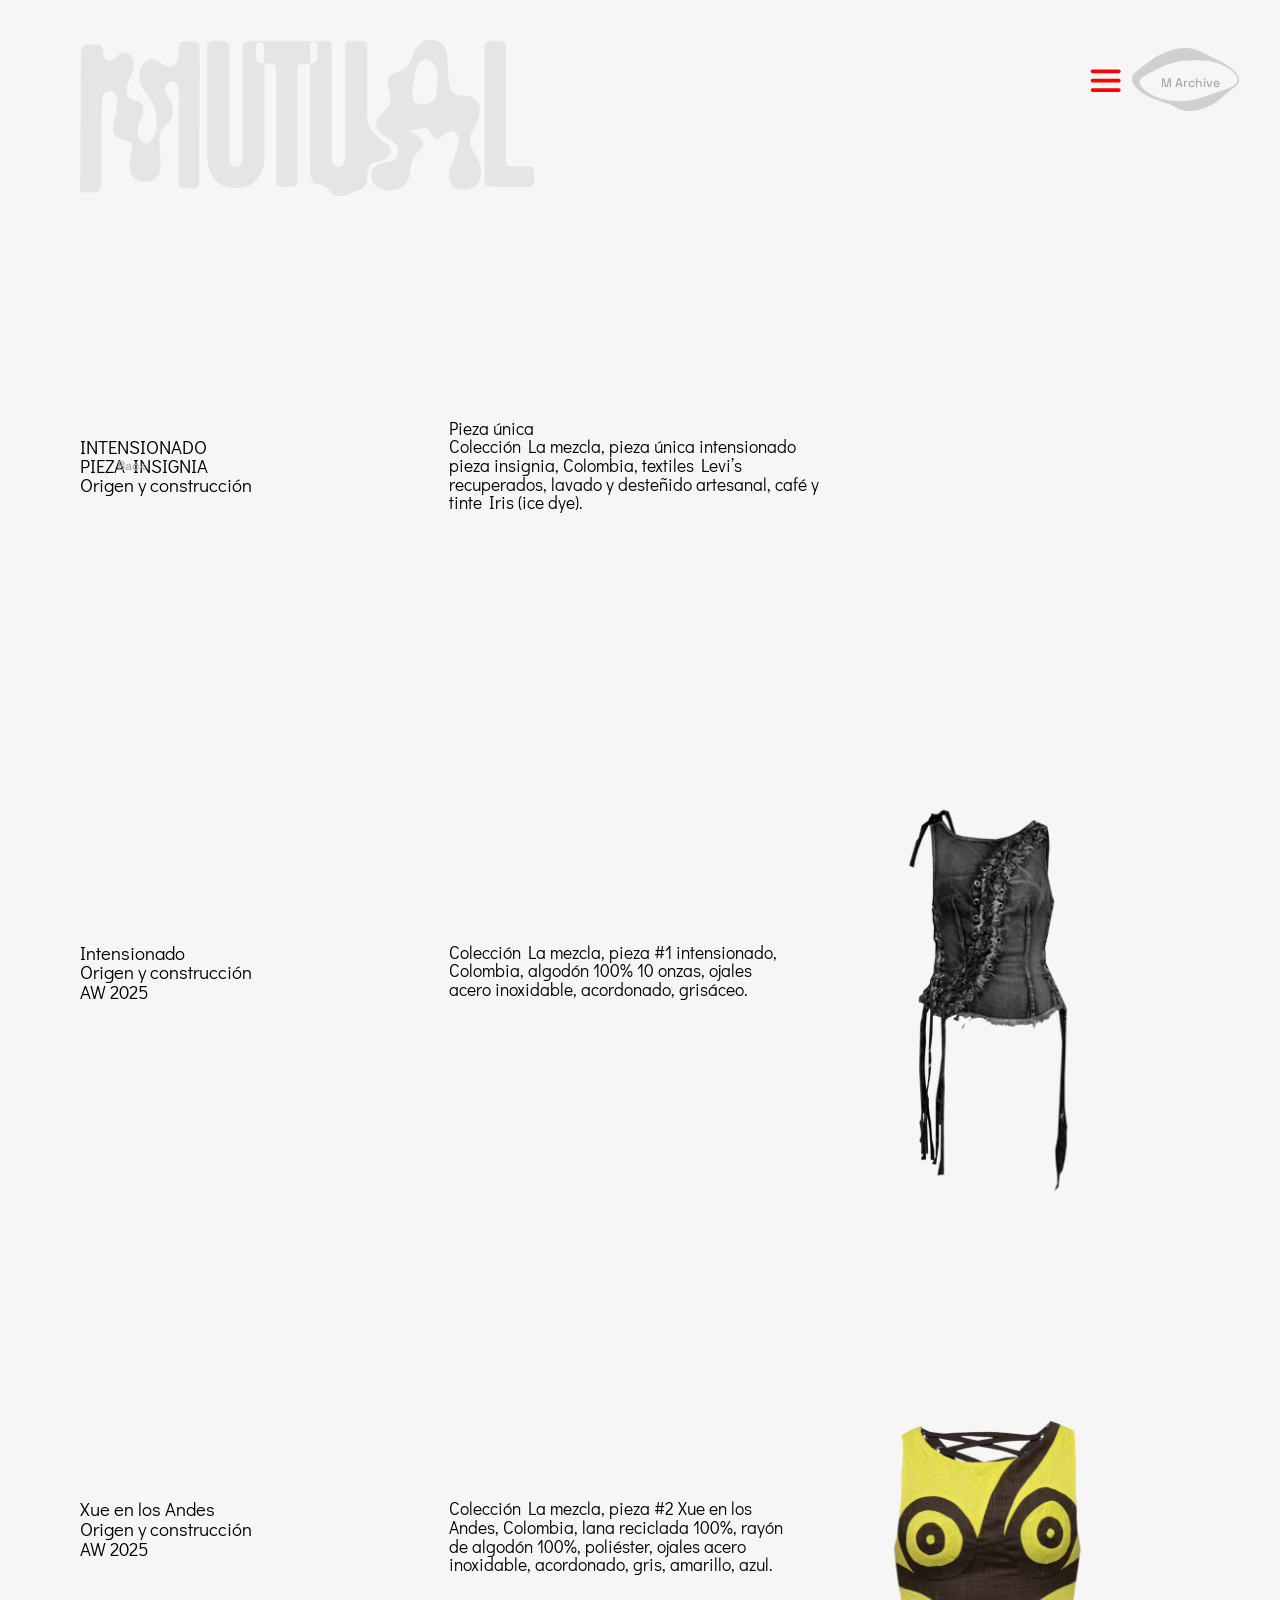
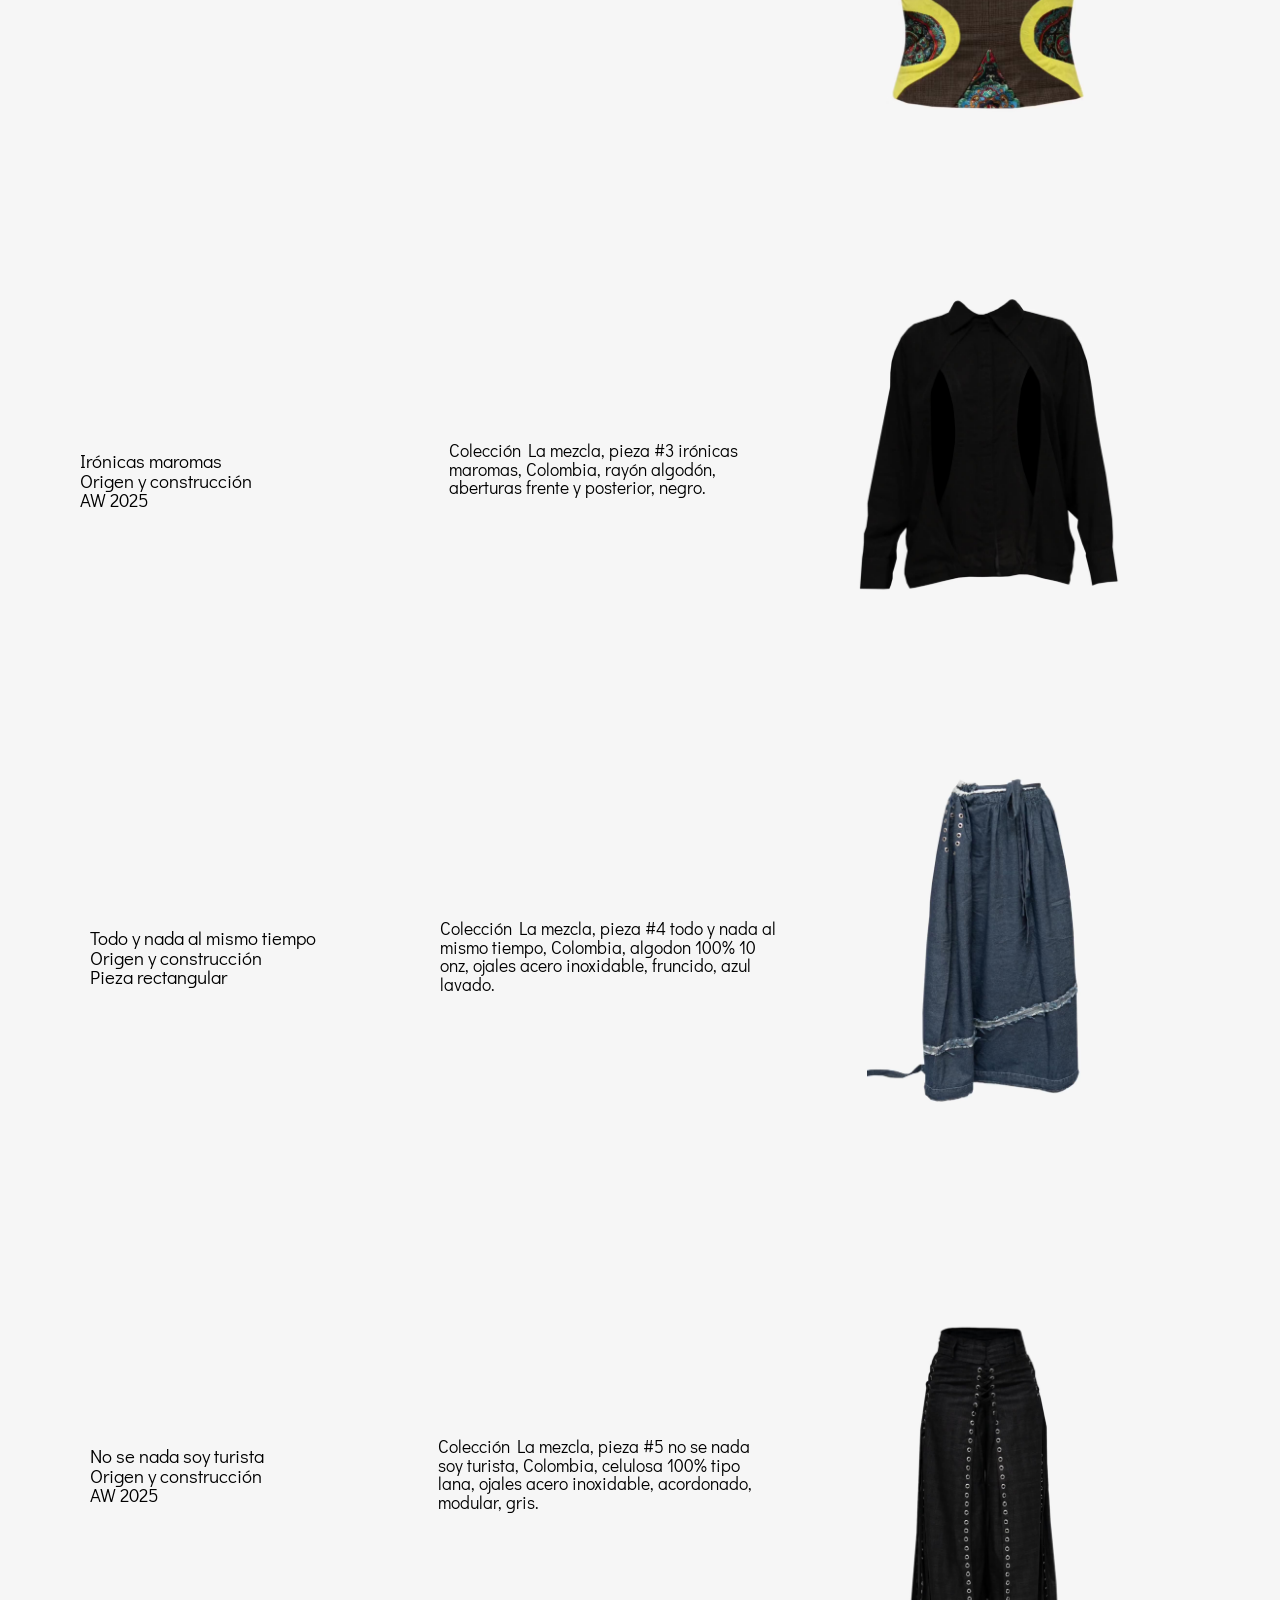
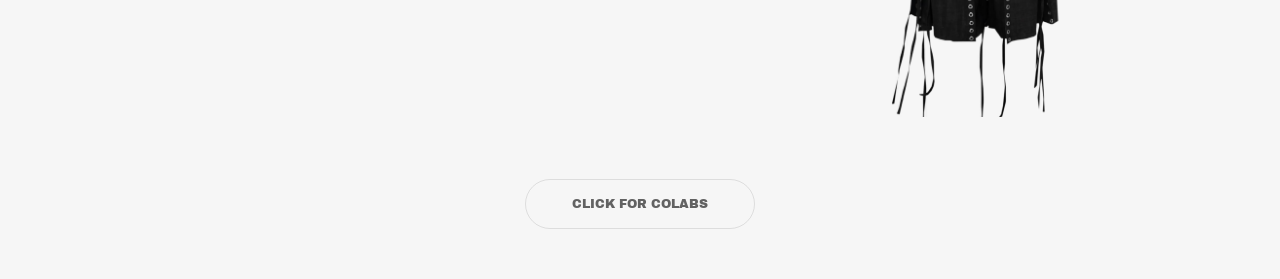
<file: piezas.html>
<!doctype html>
<html lang="es">
<head>
<meta charset="utf-8">
<meta name="viewport" content="width=device-width, initial-scale=1">
<title>Piezas — MUTUAL</title>
<meta name="description" content="MUTUAL — casa experimental y conceptual. Laboratorio de indumentaria. Piezas únicas hechas en Colombia.">
<meta property="og:title" content="Piezas — MUTUAL">
<meta property="og:description" content="MUTUAL — casa experimental y conceptual. Laboratorio de indumentaria. Piezas únicas hechas en Colombia.">
<meta property="og:type" content="website">
<meta name="theme-color" content="rgb(246,246,246)">
<link rel="icon" type="image/png" href="assets/favicon.png">
<link rel="preload" href="assets/fonts/didact-gothic-latin-400-normal.woff2" as="font" type="font/woff2" crossorigin>
<link rel="stylesheet" href="assets/site.css">
<script>(function(){function z(){var d=document.documentElement,w=d.clientWidth||innerWidth,p=w<768;d.classList.toggle('is-phone',p);d.style.setProperty('--z',Math.min(p?w/320:w/1028,3600/1028));}z();addEventListener('resize',z);})();</script>
</head>
<body style="background:rgb(246,246,246)" data-page="piezas">
<div class="lay desk" data-w="1028" style="--bg:rgb(246,246,246)"><div class="cv" style="width:1028px;height:2794px"><div class="pg" style="left:2px"><div class="w" data-w="d38db7e1a788" style="left:683px;top:640px;width:211px;height:319px;z-index:301" data-anim="[{&quot;type&quot;:&quot;hover&quot;,&quot;steps&quot;:[{&quot;duration&quot;:0.3,&quot;delay&quot;:0,&quot;acceleration&quot;:&quot;ease-both&quot;,&quot;use_move&quot;:false,&quot;use_opacity&quot;:false,&quot;use_rotate&quot;:false,&quot;use_scale&quot;:true,&quot;from_opacity&quot;:0,&quot;from_scale&quot;:100,&quot;from_rotate&quot;:0,&quot;opacity&quot;:null,&quot;scale&quot;:110,&quot;rotate&quot;:null,&quot;dx&quot;:null,&quot;dy&quot;:null,&quot;loop&quot;:null,&quot;start_point&quot;:&quot;bottom&quot;}],&quot;trigger&quot;:[],&quot;once&quot;:false,&quot;reset&quot;:false}]"><div class="in pic" style="opacity:1"><img src="assets/img/70a9c069-2fc5.webp" alt="" style="width:211.00px;height:326.06px;left:0.00px;top:-6.93px" decoding="async"></div></div><div class="w t" data-w="d38db7e1a789" style="left:359px;top:758px;width:271px;height:45px;z-index:302"><div class="in"><div class="b" style="line-height:15px;min-height:15px;text-align:left;font-family:'Georgia', 'MGlyph', serif;font-size:14px;font-style:italic;font-weight:400;color:rgba(34,34,34,0.50)"><a href="intensionado.html" class="ls-49cf2f43"><span style="font-family:'Didact Gothic', 'MGlyph', sans-serif;font-weight:400;font-style:normal;color:rgb(0,0,0)">Colección La mezcla, pieza #1 intensionado, Colombia, algodón 100% 10 onzas, ojales acero inoxidable, acordonado, grisáceo. </span></a></div></div></div><div class="w t" data-w="d38db7e1a78a" style="left:62px;top:758px;width:192px;height:45px;z-index:303"><div class="in"><div class="b" style="line-height:15px;min-height:15px;text-align:left;font-family:'Georgia', 'MGlyph', serif;font-size:14px;font-style:italic;font-weight:400;color:rgba(34,34,34,0.50)"><a href="intensionado.html" class="ls-49cf2f43"><span style="font-family:'Didact Gothic', 'MGlyph', sans-serif;font-size:15px;font-weight:400;font-style:normal;color:rgb(34,34,34)">Intensionado</span></a></div><div class="b" style="line-height:15px;min-height:15px;text-align:left;font-family:'Georgia', 'MGlyph', serif;font-size:14px;font-style:italic;font-weight:400;color:rgba(34,34,34,0.50)"><a href="procesos.html" class="ls-49cf2f43"><span style="font-family:'Didact Gothic', 'MGlyph', sans-serif;font-size:15px;font-weight:400;font-style:normal;color:rgb(34,34,34)">Origen y construcción </span></a></div><div class="b" style="line-height:15px;min-height:15px;text-align:left;font-family:'Georgia', 'MGlyph', serif;font-size:14px;font-style:italic;font-weight:400;color:rgba(34,34,34,0.50)"><a href="archivo.html" class="ls-49cf2f43"><span style="font-family:'Didact Gothic', 'MGlyph', sans-serif;font-size:15px;font-weight:400;font-style:normal;color:rgb(34,34,34)">AW 2025</span></a></div></div></div><div class="w t fx" data-w="d38db7e1a78b" style="position:fixed;right:17.98px;top:60.22px;width:77.84px;height:10px;z-index:318" data-anim="[{&quot;type&quot;:&quot;hover&quot;,&quot;steps&quot;:[{&quot;duration&quot;:0.5,&quot;delay&quot;:0,&quot;acceleration&quot;:&quot;ease-both&quot;,&quot;use_move&quot;:false,&quot;use_opacity&quot;:false,&quot;use_rotate&quot;:false,&quot;use_scale&quot;:false,&quot;from_opacity&quot;:0,&quot;from_scale&quot;:100,&quot;from_rotate&quot;:0,&quot;opacity&quot;:null,&quot;scale&quot;:null,&quot;rotate&quot;:45,&quot;dx&quot;:null,&quot;dy&quot;:null,&quot;loop&quot;:null,&quot;start_point&quot;:&quot;bottom&quot;}],&quot;trigger&quot;:[],&quot;once&quot;:false,&quot;reset&quot;:false}]"><div class="in"><div class="b" style="line-height:10px;min-height:10px;text-align:left;font-family:'Georgia', 'MGlyph', serif;font-size:14px;font-style:italic;font-weight:400;color:rgba(34,34,34,0.50)"><span style="font-family:'Proto Sub', 'MGlyph', sans-serif;font-size:10px;font-weight:400;font-style:normal;color:rgb(170,170,170);--sh:-3px -1px 4px rgb(53,237,78)" class="shf">M Archive     </span></div></div></div><div class="w t" data-w="d38db7e1a78d" style="left:359px;top:1205px;width:271px;height:60px;z-index:304"><div class="in"><div class="b" style="line-height:15px;min-height:15px;text-align:left;font-family:'Georgia', 'MGlyph', serif;font-size:14px;font-style:italic;font-weight:400;color:rgba(34,34,34,0.50)"><a href="xue-en-los-andes.html" class="ls-49cf2f43"><span style="font-family:'Didact Gothic', 'MGlyph', sans-serif;font-weight:400;font-style:normal;color:rgb(0,0,0)">Colección La mezcla, pieza #2 Xue en los Andes, Colombia, lana reciclada 100%, rayón de algodón 100%, poliéster, ojales acero inoxidable, acordonado, gris, amarillo, azul.     </span></a></div></div></div><div class="w t" data-w="d38db7e1a78e" style="left:62px;top:1205px;width:192px;height:45px;z-index:305"><div class="in"><div class="b" style="line-height:15px;min-height:15px;text-align:left;font-family:'Georgia', 'MGlyph', serif;font-size:14px;font-style:italic;font-weight:400;color:rgba(34,34,34,0.50)"><a href="xue-en-los-andes.html" class="ls-49cf2f43"><span style="font-family:'Didact Gothic', 'MGlyph', sans-serif;font-size:15px;font-weight:400;font-style:normal;color:rgb(34,34,34)">Xue en los Andes</span></a></div><div class="b" style="line-height:15px;min-height:15px;text-align:left;font-family:'Georgia', 'MGlyph', serif;font-size:14px;font-style:italic;font-weight:400;color:rgba(34,34,34,0.50)"><a href="procesos.html" class="ls-49cf2f43"><span style="font-family:'Didact Gothic', 'MGlyph', sans-serif;font-size:15px;font-weight:400;font-style:normal;color:rgb(34,34,34)">Origen y construcción</span></a></div><div class="b" style="line-height:15px;min-height:15px;text-align:left;font-family:'Georgia', 'MGlyph', serif;font-size:14px;font-style:italic;font-weight:400;color:rgba(34,34,34,0.50)"><a href="archivo.html" class="ls-49cf2f43"><span style="font-family:'Didact Gothic', 'MGlyph', sans-serif;font-size:15px;font-weight:400;font-style:normal;color:rgb(34,34,34)">AW 2025</span></a></div></div></div><div class="w t" data-w="d38db7e1a790" style="left:359px;top:1640px;width:271px;height:45px;z-index:306"><div class="in"><div class="b" style="line-height:15px;min-height:15px;text-align:left;font-family:'Georgia', 'MGlyph', serif;font-size:14px;font-style:italic;font-weight:400;color:rgba(34,34,34,0.50)"><a href="ironicas-maromas.html" class="ls-49cf2f43"><span style="font-family:'Didact Gothic', 'MGlyph', sans-serif;font-weight:400;font-style:normal;color:rgb(0,0,0)">Colección La mezcla, pieza #3 irónicas maromas, Colombia, rayón algodón, aberturas frente y posterior, negro.     </span></a></div></div></div><div class="w t" data-w="d38db7e1a791" style="left:62px;top:1648px;width:192px;height:45px;z-index:307"><div class="in"><div class="b" style="line-height:15px;min-height:15px;text-align:left;font-family:'Georgia', 'MGlyph', serif;font-size:14px;font-style:italic;font-weight:400;color:rgba(34,34,34,0.50)"><a href="ironicas-maromas.html" class="ls-49cf2f43"><span style="font-family:'Didact Gothic', 'MGlyph', sans-serif;font-size:15px;font-weight:400;font-style:normal;color:rgb(34,34,34)">Irónicas maromas</span></a></div><div class="b" style="line-height:15px;min-height:15px;text-align:left;font-family:'Georgia', 'MGlyph', serif;font-size:14px;font-style:italic;font-weight:400;color:rgba(34,34,34,0.50)"><a href="procesos.html" class="ls-49cf2f43"><span style="font-family:'Didact Gothic', 'MGlyph', sans-serif;font-size:15px;font-weight:400;font-style:normal;color:rgb(34,34,34)">Origen y construcción</span></a></div><div class="b" style="line-height:15px;min-height:15px;text-align:left;font-family:'Georgia', 'MGlyph', serif;font-size:14px;font-style:italic;font-weight:400;color:rgba(34,34,34,0.50)"><a href="archivo.html" class="ls-49cf2f43"><span style="font-family:'Didact Gothic', 'MGlyph', sans-serif;font-size:15px;font-weight:400;font-style:normal;color:rgb(34,34,34)">AW 2025</span></a></div></div></div><div class="w t" data-w="d38db7e1a793" style="left:351px;top:2024px;width:271px;height:60px;z-index:308"><div class="in"><div class="b" style="line-height:15px;min-height:15px;text-align:left;font-family:'Georgia', 'MGlyph', serif;font-size:14px;font-style:italic;font-weight:400;color:rgba(34,34,34,0.50)"><a href="todo-y-nada-al-mismo-tiempo.html" class="ls-49cf2f43"><span style="font-family:'Didact Gothic', 'MGlyph', sans-serif;font-weight:400;font-style:normal;color:rgb(0,0,0)">Colección La mezcla, pieza #4 todo y nada al mismo tiempo, Colombia, algodon 100% 10 onz, ojales acero inoxidable, fruncido, azul lavado.     </span></a></div></div></div><div class="w t" data-w="d38db7e1a794" style="left:70px;top:2031px;width:192px;height:45px;z-index:309"><div class="in"><div class="b" style="line-height:15px;min-height:15px;text-align:left;font-family:'Georgia', 'MGlyph', serif;font-size:14px;font-style:italic;font-weight:400;color:rgba(34,34,34,0.50)"><a href="todo-y-nada-al-mismo-tiempo.html" class="ls-49cf2f43"><span style="font-family:'Didact Gothic', 'MGlyph', sans-serif;font-size:15px;font-weight:400;font-style:normal;color:rgb(34,34,34)">Todo y nada al mismo tiempo</span></a></div><div class="b" style="line-height:15px;min-height:15px;text-align:left;font-family:'Georgia', 'MGlyph', serif;font-size:14px;font-style:italic;font-weight:400;color:rgba(34,34,34,0.50)"><a href="procesos.html" class="ls-49cf2f43"><span style="font-family:'Didact Gothic', 'MGlyph', sans-serif;font-size:15px;font-weight:400;font-style:normal;color:rgb(34,34,34)">Origen y construcción</span></a></div><div class="b" style="line-height:15px;min-height:15px;text-align:left;font-family:'Georgia', 'MGlyph', serif;font-size:14px;font-style:italic;font-weight:400;color:rgba(34,34,34,0.50)"><a href="archivo.html" class="ls-49cf2f43"><span style="font-family:'Didact Gothic', 'MGlyph', sans-serif;font-size:15px;font-weight:400;font-style:normal;color:rgb(34,34,34)">Pieza rectangular</span></a></div></div></div><div class="w t" data-w="d38db7e1a796" style="left:350px;top:2440px;width:271px;height:60px;z-index:310"><div class="in"><div class="b" style="line-height:15px;min-height:15px;text-align:left;font-family:'Georgia', 'MGlyph', serif;font-size:14px;font-style:italic;font-weight:400;color:rgba(34,34,34,0.50)"><a href="no-se-nada-soy-turista.html" class="ls-49cf2f43"><span style="font-family:'Didact Gothic', 'MGlyph', sans-serif;font-weight:400;font-style:normal;color:rgb(0,0,0)">Colección La mezcla, pieza #5 no se nada soy turista, Colombia, celulosa 100% tipo lana, ojales acero inoxidable, acordonado, modular, gris.      </span></a></div></div></div><div class="w t" data-w="d38db7e1a797" style="left:70px;top:2447px;width:192px;height:45px;z-index:311"><div class="in"><div class="b" style="line-height:15px;min-height:15px;text-align:left;font-family:'Georgia', 'MGlyph', serif;font-size:14px;font-style:italic;font-weight:400;color:rgba(34,34,34,0.50)"><a href="no-se-nada-soy-turista.html" class="ls-49cf2f43"><span style="font-family:'Didact Gothic', 'MGlyph', sans-serif;font-size:15px;font-weight:400;font-style:normal;color:rgb(34,34,34)">No se nada soy turista</span></a></div><div class="b" style="line-height:15px;min-height:15px;text-align:left;font-family:'Georgia', 'MGlyph', serif;font-size:14px;font-style:italic;font-weight:400;color:rgba(34,34,34,0.50)"><a href="procesos.html" class="ls-49cf2f43"><span style="font-family:'Didact Gothic', 'MGlyph', sans-serif;font-size:15px;font-weight:400;font-style:normal;color:rgb(34,34,34)">Origen y construcción</span></a></div><div class="b" style="line-height:15px;min-height:15px;text-align:left;font-family:'Georgia', 'MGlyph', serif;font-size:14px;font-style:italic;font-weight:400;color:rgba(34,34,34,0.50)"><a href="archivo.html" class="ls-49cf2f43"><span style="font-family:'Didact Gothic', 'MGlyph', sans-serif;font-size:15px;font-weight:400;font-style:normal;color:rgb(34,34,34)">AW 2025</span></a></div></div></div><div class="w fx" data-w="d38db7e1a799" style="position:fixed;right:32.65px;top:38.95px;width:86px;height:50.01px;z-index:319"><a class="in" href="archivo.html"><div class="in pic" style="opacity:0.5"><img src="assets/img/298f5024-74fa.png" alt="" style="width:86.00px;height:50.29px;left:0.00px;top:0.00px" decoding="async"></div></a></div><div class="w" data-w="68ad81250c52" style="left:62px;top:32px;width:365px;height:125.32px;z-index:312" data-anim="[{&quot;type&quot;:&quot;hover&quot;,&quot;steps&quot;:[{&quot;duration&quot;:0.3,&quot;delay&quot;:0,&quot;acceleration&quot;:&quot;ease-both&quot;,&quot;use_move&quot;:true,&quot;use_opacity&quot;:false,&quot;use_rotate&quot;:false,&quot;use_scale&quot;:false,&quot;from_opacity&quot;:0,&quot;from_scale&quot;:100,&quot;from_rotate&quot;:0,&quot;opacity&quot;:null,&quot;scale&quot;:null,&quot;rotate&quot;:null,&quot;dx&quot;:0,&quot;dy&quot;:-5,&quot;loop&quot;:null,&quot;start_point&quot;:&quot;bottom&quot;}],&quot;trigger&quot;:[],&quot;once&quot;:false,&quot;reset&quot;:false}]"><a class="in" href="index.html"><div class="in pic" style="opacity:1"><img src="assets/img/dc10f432-1e98.webp" alt="" style="width:365.00px;height:125.32px;left:0.00px;top:0.00px" decoding="async"></div></a></div><div class="w" data-w="6e96047be090" style="left:683px;top:640px;width:211px;height:320px;z-index:313" data-anim="[{&quot;type&quot;:&quot;hover&quot;,&quot;steps&quot;:[{&quot;duration&quot;:0.5,&quot;delay&quot;:0,&quot;acceleration&quot;:&quot;ease-both&quot;,&quot;use_move&quot;:false,&quot;use_opacity&quot;:false,&quot;use_rotate&quot;:false,&quot;use_scale&quot;:false,&quot;from_opacity&quot;:0,&quot;from_scale&quot;:100,&quot;from_rotate&quot;:0,&quot;opacity&quot;:null,&quot;scale&quot;:null,&quot;rotate&quot;:null,&quot;dx&quot;:0,&quot;dy&quot;:10,&quot;loop&quot;:null,&quot;start_point&quot;:&quot;bottom&quot;},{&quot;duration&quot;:0.2,&quot;delay&quot;:0,&quot;acceleration&quot;:&quot;ease-both&quot;,&quot;use_move&quot;:false,&quot;use_opacity&quot;:false,&quot;use_rotate&quot;:false,&quot;use_scale&quot;:true,&quot;from_opacity&quot;:0,&quot;from_scale&quot;:100,&quot;from_rotate&quot;:0,&quot;opacity&quot;:null,&quot;scale&quot;:110,&quot;rotate&quot;:null,&quot;dx&quot;:null,&quot;dy&quot;:null,&quot;loop&quot;:null,&quot;start_point&quot;:&quot;bottom&quot;}],&quot;trigger&quot;:[],&quot;once&quot;:false,&quot;reset&quot;:false}]"><a class="in" href="intensionado.html"><div class="in vid"><video data-src="assets/video/_hUbLlwFi6weRPB6Khi7z.mp4" poster="assets/video/_hUbLlwFi6weRPB6Khi7z.jpg" muted playsinline preload="none" loop data-auto></video></div></a></div><div class="w" data-w="efaa8a9ef053" style="left:686px;top:1096px;width:211px;height:320px;z-index:314" data-anim="[{&quot;type&quot;:&quot;hover&quot;,&quot;steps&quot;:[{&quot;duration&quot;:0.2,&quot;delay&quot;:0,&quot;acceleration&quot;:&quot;ease-both&quot;,&quot;use_move&quot;:false,&quot;use_opacity&quot;:false,&quot;use_rotate&quot;:false,&quot;use_scale&quot;:true,&quot;from_opacity&quot;:0,&quot;from_scale&quot;:100,&quot;from_rotate&quot;:0,&quot;opacity&quot;:null,&quot;scale&quot;:110,&quot;rotate&quot;:null,&quot;dx&quot;:null,&quot;dy&quot;:null,&quot;loop&quot;:null,&quot;start_point&quot;:&quot;bottom&quot;}],&quot;trigger&quot;:[],&quot;once&quot;:false,&quot;reset&quot;:false}]"><a class="in" href="xue-en-los-andes.html"><div class="in vid"><video data-src="assets/video/tz4-sgbCuFrh_XEt2beo4.mp4" poster="assets/video/tz4-sgbCuFrh_XEt2beo4.jpg" muted playsinline preload="none" loop data-auto></video></div></a></div><div class="w" data-w="de21b98988fe" style="left:686px;top:1480px;width:211px;height:320px;z-index:315" data-anim="[{&quot;type&quot;:&quot;hover&quot;,&quot;steps&quot;:[{&quot;duration&quot;:0.2,&quot;delay&quot;:0,&quot;acceleration&quot;:&quot;ease-both&quot;,&quot;use_move&quot;:false,&quot;use_opacity&quot;:false,&quot;use_rotate&quot;:false,&quot;use_scale&quot;:true,&quot;from_opacity&quot;:0,&quot;from_scale&quot;:100,&quot;from_rotate&quot;:0,&quot;opacity&quot;:null,&quot;scale&quot;:110,&quot;rotate&quot;:null,&quot;dx&quot;:null,&quot;dy&quot;:null,&quot;loop&quot;:null,&quot;start_point&quot;:&quot;bottom&quot;}],&quot;trigger&quot;:[],&quot;once&quot;:false,&quot;reset&quot;:false}]"><a class="in" href="ironicas-maromas.html"><div class="in vid"><video data-src="assets/video/QP6gurLjEA9vtKKIjQVN0.mp4" poster="assets/video/QP6gurLjEA9vtKKIjQVN0.jpg" muted playsinline preload="none" loop data-auto></video></div></a></div><div class="w" data-w="626e3cad389f" style="left:683px;top:2344px;width:211px;height:320px;z-index:316" data-anim="[{&quot;type&quot;:&quot;hover&quot;,&quot;steps&quot;:[{&quot;duration&quot;:0.2,&quot;delay&quot;:0,&quot;acceleration&quot;:&quot;ease-both&quot;,&quot;use_move&quot;:false,&quot;use_opacity&quot;:false,&quot;use_rotate&quot;:false,&quot;use_scale&quot;:true,&quot;from_opacity&quot;:0,&quot;from_scale&quot;:100,&quot;from_rotate&quot;:0,&quot;opacity&quot;:null,&quot;scale&quot;:110,&quot;rotate&quot;:null,&quot;dx&quot;:null,&quot;dy&quot;:null,&quot;loop&quot;:null,&quot;start_point&quot;:&quot;bottom&quot;}],&quot;trigger&quot;:[],&quot;once&quot;:false,&quot;reset&quot;:false}]"><a class="in" href="no-se-nada-soy-turista.html"><div class="in vid"><video data-src="assets/video/zZIdxU8hHyhMIW9sqOshP.mp4" poster="assets/video/zZIdxU8hHyhMIW9sqOshP.jpg" muted playsinline preload="none" loop data-auto></video></div></a></div><div class="w" data-w="93a96e812ee8" style="left:694px;top:1894px;width:211px;height:320px;z-index:317" data-anim="[{&quot;type&quot;:&quot;hover&quot;,&quot;steps&quot;:[{&quot;duration&quot;:0.2,&quot;delay&quot;:0,&quot;acceleration&quot;:&quot;ease-both&quot;,&quot;use_move&quot;:false,&quot;use_opacity&quot;:false,&quot;use_rotate&quot;:false,&quot;use_scale&quot;:true,&quot;from_opacity&quot;:0,&quot;from_scale&quot;:100,&quot;from_rotate&quot;:0,&quot;opacity&quot;:null,&quot;scale&quot;:110,&quot;rotate&quot;:null,&quot;dx&quot;:null,&quot;dy&quot;:null,&quot;loop&quot;:null,&quot;start_point&quot;:&quot;bottom&quot;}],&quot;trigger&quot;:[],&quot;once&quot;:false,&quot;reset&quot;:false}]"><a class="in" href="todo-y-nada-al-mismo-tiempo.html"><div class="in vid"><video data-src="assets/video/cjrqcN78NywR6mhFSJby9.mp4" poster="assets/video/cjrqcN78NywR6mhFSJby9.jpg" muted playsinline preload="none" loop data-auto></video></div></a></div><div class="w hs fx" data-w="c663c1878765" style="position:fixed;right:125px;top:50px;width:30px;height:30px;z-index:322"><button class="in pin" aria-label="Menú" style="--pc:rgb(255,0,0)"><svg viewBox="0 0 30 30" width="100%" height="100%"><rect x="3" y="6" width="24" height="3" rx="1.5"/><rect x="3" y="13.5" width="24" height="3" rx="1.5"/><rect x="3" y="21" width="24" height="3" rx="1.5"/></svg></button></div><div class="tip fxt" style="right:377.621875px;top:81.553125px;width:352px;height:371px;background:rgba(255,0,0,0.85);border-radius:19px;box-shadow:0 10px 40px rgba(0,0,0,.25);"><div class="w t menu" data-w="882a55afdfe8" style="left:0px;top:19.5px;width:352px;height:371px;z-index:1"><div class="in"><div class="b" style="line-height:21px;min-height:21px;text-align:center;padding-top:16px;padding-bottom:16px;padding-left:16px;padding-right:16px;font-family:'Georgia', 'MGlyph', serif;font-size:14px;font-style:italic;font-weight:400;color:rgba(34,34,34,0.50)"><a href="index.html" class="ls-49cf2f43"><span style="font-family:'League Gothic', 'MGlyph', sans-serif;font-size:21px;font-weight:400;font-style:normal;color:rgb(34,34,34)">MUTUAL</span></a></div><div class="b" style="line-height:21px;min-height:21px;text-align:center;padding-top:16px;padding-bottom:16px;padding-left:16px;padding-right:16px;font-family:'Georgia', 'MGlyph', serif;font-size:14px;font-style:italic;font-weight:400;color:rgba(34,34,34,0.50)"><a href="ecosistema.html"><span style="font-family:'League Gothic', 'MGlyph', sans-serif;font-size:21px;font-weight:400;font-style:normal;color:rgb(34,34,34)">ECOSISTEMA</span></a></div><div class="b" style="line-height:21px;min-height:21px;text-align:center;padding-top:16px;padding-bottom:16px;padding-left:16px;padding-right:16px;font-family:'Georgia', 'MGlyph', serif;font-size:14px;font-style:italic;font-weight:400;color:rgba(34,34,34,0.50)"><a href="piezas.html" class="ls-49cf2f43"><span style="font-family:'League Gothic', 'MGlyph', sans-serif;font-size:21px;font-weight:400;font-style:normal;color:rgb(34,34,34)">PIEZAS</span></a></div><div class="b" style="line-height:21px;min-height:21px;text-align:center;padding-top:16px;padding-bottom:16px;padding-left:16px;padding-right:16px;font-family:'Georgia', 'MGlyph', serif;font-size:14px;font-style:italic;font-weight:400;color:rgba(34,34,34,0.50)"><a href="archivo.html" class="ls-49cf2f43"><span style="font-family:'League Gothic', 'MGlyph', sans-serif;font-size:21px;font-weight:400;font-style:normal;color:rgb(34,34,34)">ARCHIVO</span></a></div><div class="b" style="line-height:21px;min-height:21px;text-align:center;padding-top:16px;padding-bottom:16px;padding-left:16px;padding-right:16px;font-family:'Georgia', 'MGlyph', serif;font-size:14px;font-style:italic;font-weight:400;color:rgba(34,34,34,0.50)"><a href="procesos.html" class="ls-49cf2f43"><span style="font-family:'League Gothic', 'MGlyph', sans-serif;font-size:21px;font-weight:400;font-style:normal;color:rgb(34,34,34)">PROCESOS</span></a></div><div class="b" style="line-height:21px;min-height:21px;text-align:center;padding-top:16px;padding-bottom:16px;padding-left:16px;padding-right:16px;font-family:'Georgia', 'MGlyph', serif;font-size:14px;font-style:italic;font-weight:400;color:rgba(34,34,34,0.50)"><a href="index.html" class="ls-49cf2f43"><span style="font-family:'League Gothic', 'MGlyph', sans-serif;font-size:21px;font-weight:400;font-style:normal;color:rgb(34,34,34)">SIN REPLICA</span></a></div></div></div></div><div class="w t fx" data-w="18be93d7f053" style="position:fixed;left:94px;bottom:345.19px;width:31px;height:10px;z-index:320" data-anim="[{&quot;type&quot;:&quot;hover&quot;,&quot;steps&quot;:[{&quot;duration&quot;:0.5,&quot;delay&quot;:0,&quot;acceleration&quot;:&quot;ease-both&quot;,&quot;use_move&quot;:false,&quot;use_opacity&quot;:false,&quot;use_rotate&quot;:false,&quot;use_scale&quot;:false,&quot;from_opacity&quot;:0,&quot;from_scale&quot;:100,&quot;from_rotate&quot;:0,&quot;opacity&quot;:null,&quot;scale&quot;:null,&quot;rotate&quot;:45,&quot;dx&quot;:null,&quot;dy&quot;:null,&quot;loop&quot;:null,&quot;start_point&quot;:&quot;bottom&quot;}],&quot;trigger&quot;:[],&quot;once&quot;:false,&quot;reset&quot;:false}]"><div class="in"><div class="b" style="line-height:10px;min-height:10px;text-align:left;font-family:'Georgia', 'MGlyph', serif;font-size:14px;font-style:italic;font-weight:400;color:rgba(34,34,34,0.50)"><a href="ecosistema.html" class="ls-5a0d7a5a"><span style="font-family:'Proto Sub', 'MGlyph', sans-serif;font-size:10px;font-weight:400;font-style:normal;color:rgb(170,170,170);--sh:-3px -1px 4px rgb(53,237,78)" class="shf">Back </span></a></div></div></div><div class="w" data-w="xxxxxpzshowd" style="left:683px;top:184px;width:211px;height:320px;z-index:313" data-anim="[{&quot;type&quot;:&quot;hover&quot;,&quot;steps&quot;:[{&quot;duration&quot;:0.3,&quot;delay&quot;:0,&quot;acceleration&quot;:&quot;ease-both&quot;,&quot;use_move&quot;:null,&quot;use_opacity&quot;:null,&quot;use_rotate&quot;:null,&quot;use_scale&quot;:true,&quot;from_opacity&quot;:null,&quot;from_scale&quot;:100,&quot;from_rotate&quot;:null,&quot;opacity&quot;:null,&quot;scale&quot;:110,&quot;rotate&quot;:null,&quot;dx&quot;:null,&quot;dy&quot;:null,&quot;loop&quot;:null,&quot;start_point&quot;:null}],&quot;trigger&quot;:[],&quot;once&quot;:false,&quot;reset&quot;:false}]"><a class="in" href="intensionado-de-archivo.html"><div class="in ss f5"><img src="assets/img/cafe-frente.webp" alt="Intensionado de archivo" style="animation-delay:0.0s;animation-duration:1.0s" decoding="async"><img src="assets/img/cafe-puesto1.webp" alt="Intensionado de archivo" style="animation-delay:0.2s;animation-duration:1.0s" decoding="async"><img src="assets/img/cafe-post1.webp" alt="Intensionado de archivo" style="animation-delay:0.4s;animation-duration:1.0s" decoding="async"><img src="assets/img/cafe-puesto2.webp" alt="Intensionado de archivo" style="animation-delay:0.6000000000000001s;animation-duration:1.0s" decoding="async"><img src="assets/img/cafe-post2.webp" alt="Intensionado de archivo" style="animation-delay:0.8s;animation-duration:1.0s" decoding="async"></div></a></div><div class="w t" data-w="xxxxxxpznomd" style="left:62px;top:352px;width:192px;height:45px;z-index:303"><div class="in"><div class="b" style="font-family:'Didact Gothic','MGlyph',sans-serif;font-size:15px;line-height:15px;color:rgb(34,34,34);letter-spacing:0px"><a href="intensionado-de-archivo.html" class="ls-49cf2f43">INTENSIONADO<br>PIEZA INSIGNIA<br>Origen y construcción</a></div></div></div><div class="w t" data-w="xxxxxxpzinfd" style="left:359px;top:337px;width:300px;height:95px;z-index:303"><div class="in"><div class="b" style="font-family:'Didact Gothic','MGlyph',sans-serif;font-size:14px;line-height:15px;color:rgb(34,34,34);letter-spacing:0px"><a href="intensionado-de-archivo.html" class="ls-49cf2f43">Pieza única<br>Colección La mezcla, pieza única intensionado pieza insignia, Colombia, textiles Levi’s recuperados, lavado y desteñido artesanal, café y tinte Iris (ice dye).</a></div></div></div><div class="w" data-w="xxxxxcolabsd" style="left:420px;top:2714px;width:184px;height:40px;z-index:330"><a class="in btn" href="https://wa.me/573204399096?text=Hola%20MUTUAL%2C%20me%20gustar%C3%ADa%20hacer%20una%20colaboraci%C3%B3n." target="_blank" rel="noopener" style="background:rgba(38,38,38,0.00);border:1px solid rgba(0,0,0,0.10);border-radius:79px;font-family:'Archivo Black', 'MGlyph', sans-serif;font-size:10px;font-style:normal;font-weight:400;letter-spacing:0px;color:rgba(0,0,0,0.60);--hbg:rgb(255,0,0);--hbc:rgb(246,246,246);--hbw:0px;--hc:rgb(255,255,255)">CLICK FOR COLABS</a></div></div></div></div><div class="lay phone" data-w="320" style="--bg:rgb(246,246,246)"><div class="cv" style="width:320px;height:1470px"><div class="pg" style="left:0px"><div class="w t" data-w="d38db7e1a789" style="left:80px;top:360px;width:128px;height:36px;z-index:302"><div class="in"><div class="b" style="line-height:9px;min-height:9px;text-align:left;font-family:'Georgia', 'MGlyph', serif;font-size:14px;font-style:italic;font-weight:400;color:rgba(34,34,34,0.50)"><a href="intensionado.html" class="ls-49cf2f43"><span style="font-family:'Didact Gothic', 'MGlyph', sans-serif;font-size:8px;font-weight:400;font-style:normal;color:rgb(0,0,0)">Colección La mezcla, pieza #1 intensionado, Colombia, algodón 100% 10 onzas, ojales acero inoxidable, acordonado, grisáceo. </span></a></div></div></div><div class="w t" data-w="d38db7e1a78a" style="left:9px;top:360px;width:64px;height:35px;z-index:303"><div class="in"><div class="b" style="line-height:9px;min-height:9px;text-align:left;font-family:'Georgia', 'MGlyph', serif;font-size:14px;font-style:italic;font-weight:400;color:rgba(34,34,34,0.50)"><a href="intensionado.html" class="ls-49cf2f43"><span style="font-family:'Didact Gothic', 'MGlyph', sans-serif;font-size:8px;font-weight:400;font-style:normal;color:rgb(34,34,34)">Intensionado</span></a></div><div class="b" style="line-height:9px;min-height:9px;text-align:left;font-family:'Georgia', 'MGlyph', serif;font-size:14px;font-style:italic;font-weight:400;color:rgba(34,34,34,0.50)"><a href="procesos.html" class="ls-49cf2f43"><span style="font-family:'Didact Gothic', 'MGlyph', sans-serif;font-size:8px;font-weight:400;font-style:normal;color:rgb(34,34,34)">Origen y construcción </span></a></div><div class="b" style="line-height:8px;min-height:8px;text-align:left;font-family:'Georgia', 'MGlyph', serif;font-size:14px;font-style:italic;font-weight:400;color:rgba(34,34,34,0.50)"><a href="archivo.html" class="ls-49cf2f43"><span style="font-family:'Didact Gothic', 'MGlyph', sans-serif;font-size:8px;font-weight:400;font-style:normal;color:rgb(34,34,34)">AW 2025</span></a></div></div></div><div class="w t fx" data-w="d38db7e1a78b" style="position:fixed;right:-570.02px;top:-42.78px;width:77.84px;height:10px;z-index:318" data-anim="[{&quot;type&quot;:&quot;hover&quot;,&quot;steps&quot;:[{&quot;duration&quot;:0.5,&quot;delay&quot;:0,&quot;acceleration&quot;:&quot;ease-both&quot;,&quot;use_move&quot;:false,&quot;use_opacity&quot;:false,&quot;use_rotate&quot;:false,&quot;use_scale&quot;:false,&quot;from_opacity&quot;:0,&quot;from_scale&quot;:100,&quot;from_rotate&quot;:0,&quot;opacity&quot;:null,&quot;scale&quot;:null,&quot;rotate&quot;:45,&quot;dx&quot;:null,&quot;dy&quot;:null,&quot;loop&quot;:null,&quot;start_point&quot;:&quot;bottom&quot;}],&quot;trigger&quot;:[],&quot;once&quot;:false,&quot;reset&quot;:false}]"><div class="in"><div class="b" style="line-height:10px;min-height:10px;text-align:left;font-family:'Georgia', 'MGlyph', serif;font-size:14px;font-style:italic;font-weight:400;color:rgba(34,34,34,0.50)"><span style="font-family:'Proto Sub', 'MGlyph', sans-serif;font-size:10px;font-weight:400;font-style:normal;color:rgb(170,170,170);--sh:-3px -1px 4px rgb(53,237,78)" class="shf">M Archive     </span></div></div></div><div class="w t" data-w="d38db7e1a78d" style="left:81px;top:560px;width:135px;height:45px;z-index:304"><div class="in"><div class="b" style="line-height:9px;min-height:9px;text-align:left;font-family:'Georgia', 'MGlyph', serif;font-size:14px;font-style:italic;font-weight:400;color:rgba(34,34,34,0.50)"><a href="xue-en-los-andes.html" class="ls-49cf2f43"><span style="font-family:'Didact Gothic', 'MGlyph', sans-serif;font-size:8px;font-weight:400;font-style:normal;color:rgb(0,0,0)">Colección La mezcla, pieza #2 Xue en los Andes, Colombia, lana reciclada 100%, rayón de algodón 100%, poliéster, ojales acero inoxidable, acordonado, gris, amarillo, azul.     </span></a></div></div></div><div class="w t" data-w="d38db7e1a78e" style="left:9px;top:566px;width:72px;height:36px;z-index:305"><div class="in"><div class="b" style="line-height:9px;min-height:9px;text-align:left;font-family:'Georgia', 'MGlyph', serif;font-size:14px;font-style:italic;font-weight:400;color:rgba(34,34,34,0.50)"><a href="xue-en-los-andes.html" class="ls-49cf2f43"><span style="font-family:'Didact Gothic', 'MGlyph', sans-serif;font-size:8px;font-weight:400;font-style:normal;color:rgb(34,34,34)">Xue en los Andes</span></a></div><div class="b" style="line-height:9px;min-height:9px;text-align:left;font-family:'Georgia', 'MGlyph', serif;font-size:14px;font-style:italic;font-weight:400;color:rgba(34,34,34,0.50)"><a href="procesos.html" class="ls-49cf2f43"><span style="font-family:'Didact Gothic', 'MGlyph', sans-serif;font-size:8px;font-weight:400;font-style:normal;color:rgb(34,34,34)">Origen y construcción</span></a></div><div class="b" style="line-height:9px;min-height:9px;text-align:left;font-family:'Georgia', 'MGlyph', serif;font-size:14px;font-style:italic;font-weight:400;color:rgba(34,34,34,0.50)"><a href="archivo.html" class="ls-49cf2f43"><span style="font-family:'Didact Gothic', 'MGlyph', sans-serif;font-size:8px;font-weight:400;font-style:normal;color:rgb(34,34,34)">AW 2025</span></a></div></div></div><div class="w t" data-w="d38db7e1a790" style="left:81px;top:756px;width:119px;height:36px;z-index:306"><div class="in"><div class="b" style="line-height:9px;min-height:9px;text-align:left;font-family:'Georgia', 'MGlyph', serif;font-size:14px;font-style:italic;font-weight:400;color:rgba(34,34,34,0.50)"><a href="ironicas-maromas.html" class="ls-49cf2f43"><span style="font-family:'Didact Gothic', 'MGlyph', sans-serif;font-size:8px;font-weight:400;font-style:normal;color:rgb(0,0,0)">Colección La mezcla, pieza #3 irónicas maromas, Colombia, rayón algodón, aberturas frente y posterior, negro.     </span></a></div></div></div><div class="w t" data-w="d38db7e1a791" style="left:8px;top:756px;width:64px;height:36px;z-index:307"><div class="in"><div class="b" style="line-height:9px;min-height:9px;text-align:left;font-family:'Georgia', 'MGlyph', serif;font-size:14px;font-style:italic;font-weight:400;color:rgba(34,34,34,0.50)"><a href="ironicas-maromas.html" class="ls-49cf2f43"><span style="font-family:'Didact Gothic', 'MGlyph', sans-serif;font-size:8px;font-weight:400;font-style:normal;color:rgb(34,34,34)">Irónicas maromas</span></a></div><div class="b" style="line-height:9px;min-height:9px;text-align:left;font-family:'Georgia', 'MGlyph', serif;font-size:14px;font-style:italic;font-weight:400;color:rgba(34,34,34,0.50)"><a href="procesos.html" class="ls-49cf2f43"><span style="font-family:'Didact Gothic', 'MGlyph', sans-serif;font-size:8px;font-weight:400;font-style:normal;color:rgb(34,34,34)">Origen y construcción</span></a></div><div class="b" style="line-height:9px;min-height:9px;text-align:left;font-family:'Georgia', 'MGlyph', serif;font-size:14px;font-style:italic;font-weight:400;color:rgba(34,34,34,0.50)"><a href="archivo.html" class="ls-49cf2f43"><span style="font-family:'Didact Gothic', 'MGlyph', sans-serif;font-size:8px;font-weight:400;font-style:normal;color:rgb(34,34,34)">AW 2025</span></a></div></div></div><div class="w t" data-w="d38db7e1a793" style="left:81px;top:960px;width:104px;height:45px;z-index:308"><div class="in"><div class="b" style="line-height:9px;min-height:9px;text-align:left;font-family:'Georgia', 'MGlyph', serif;font-size:14px;font-style:italic;font-weight:400;color:rgba(34,34,34,0.50)"><a href="todo-y-nada-al-mismo-tiempo.html" class="ls-49cf2f43"><span style="font-family:'Didact Gothic', 'MGlyph', sans-serif;font-size:8px;font-weight:400;font-style:normal;color:rgb(0,0,0)">Colección La mezcla, pieza #4 todo y nada al mismo tiempo, Colombia, algodon 100% 10 onz, ojales acero inoxidable, fruncido, azul lavado.     </span></a></div></div></div><div class="w t" data-w="d38db7e1a794" style="left:8px;top:960px;width:64px;height:45px;z-index:309"><div class="in"><div class="b" style="line-height:9px;min-height:9px;text-align:left;font-family:'Georgia', 'MGlyph', serif;font-size:14px;font-style:italic;font-weight:400;color:rgba(34,34,34,0.50)"><a href="todo-y-nada-al-mismo-tiempo.html" class="ls-49cf2f43"><span style="font-family:'Didact Gothic', 'MGlyph', sans-serif;font-size:8px;font-weight:400;font-style:normal;color:rgb(34,34,34)">Todo y nada al mismo tiempo</span></a></div><div class="b" style="line-height:9px;min-height:9px;text-align:left;font-family:'Georgia', 'MGlyph', serif;font-size:14px;font-style:italic;font-weight:400;color:rgba(34,34,34,0.50)"><a href="procesos.html" class="ls-49cf2f43"><span style="font-family:'Didact Gothic', 'MGlyph', sans-serif;font-size:8px;font-weight:400;font-style:normal;color:rgb(34,34,34)">Origen y construcción</span></a></div><div class="b" style="line-height:9px;min-height:9px;text-align:left;font-family:'Georgia', 'MGlyph', serif;font-size:14px;font-style:italic;font-weight:400;color:rgba(34,34,34,0.50)"><a href="archivo.html" class="ls-49cf2f43"><span style="font-family:'Didact Gothic', 'MGlyph', sans-serif;font-size:8px;font-weight:400;font-style:normal;color:rgb(34,34,34)">Pieza rectangular</span></a></div></div></div><div class="w t" data-w="d38db7e1a796" style="left:81px;top:1224px;width:112px;height:45px;z-index:310"><div class="in"><div class="b" style="line-height:9px;min-height:9px;text-align:left;font-family:'Georgia', 'MGlyph', serif;font-size:14px;font-style:italic;font-weight:400;color:rgba(34,34,34,0.50)"><a href="no-se-nada-soy-turista.html" class="ls-49cf2f43"><span style="font-family:'Didact Gothic', 'MGlyph', sans-serif;font-size:8px;font-weight:400;font-style:normal;color:rgb(0,0,0)">Colección La mezcla, pieza #5 no se nada soy turista, Colombia, celulosa 100% tipo lana, ojales acero inoxidable, acordonado, modular, gris.      </span></a></div></div></div><div class="w t" data-w="d38db7e1a797" style="left:8px;top:1224px;width:64px;height:45px;z-index:311"><div class="in"><div class="b" style="line-height:9px;min-height:9px;text-align:left;font-family:'Georgia', 'MGlyph', serif;font-size:14px;font-style:italic;font-weight:400;color:rgba(34,34,34,0.50)"><a href="no-se-nada-soy-turista.html" class="ls-49cf2f43"><span style="font-family:'Didact Gothic', 'MGlyph', sans-serif;font-size:8px;font-weight:400;font-style:normal;color:rgb(34,34,34)">No se nada soy turista</span></a></div><div class="b" style="line-height:9px;min-height:9px;text-align:left;font-family:'Georgia', 'MGlyph', serif;font-size:14px;font-style:italic;font-weight:400;color:rgba(34,34,34,0.50)"><a href="procesos.html" class="ls-49cf2f43"><span style="font-family:'Didact Gothic', 'MGlyph', sans-serif;font-size:8px;font-weight:400;font-style:normal;color:rgb(34,34,34)">Origen y construcción</span></a></div><div class="b" style="line-height:9px;min-height:9px;text-align:left;font-family:'Georgia', 'MGlyph', serif;font-size:14px;font-style:italic;font-weight:400;color:rgba(34,34,34,0.50)"><a href="archivo.html" class="ls-49cf2f43"><span style="font-family:'Didact Gothic', 'MGlyph', sans-serif;font-size:8px;font-weight:400;font-style:normal;color:rgb(34,34,34)">AW 2025</span></a></div></div></div><div class="w fx" data-w="d38db7e1a799" style="position:fixed;right:-555.35px;top:-64.05px;width:86px;height:50.01px;z-index:319"><a class="in" href="archivo.html"><div class="in pic" style="opacity:0.5"><img src="assets/img/298f5024-74fa.png" alt="" style="width:86.00px;height:50.29px;left:0.00px;top:0.00px" decoding="async"></div></a></div><div class="w" data-w="68ad81250c52" style="left:24px;top:32px;width:224px;height:80px;z-index:312" data-anim="[{&quot;type&quot;:&quot;hover&quot;,&quot;steps&quot;:[{&quot;duration&quot;:0.3,&quot;delay&quot;:0,&quot;acceleration&quot;:&quot;ease-both&quot;,&quot;use_move&quot;:true,&quot;use_opacity&quot;:false,&quot;use_rotate&quot;:false,&quot;use_scale&quot;:false,&quot;from_opacity&quot;:0,&quot;from_scale&quot;:100,&quot;from_rotate&quot;:0,&quot;opacity&quot;:null,&quot;scale&quot;:null,&quot;rotate&quot;:null,&quot;dx&quot;:0,&quot;dy&quot;:-5,&quot;loop&quot;:null,&quot;start_point&quot;:&quot;bottom&quot;}],&quot;trigger&quot;:[],&quot;once&quot;:false,&quot;reset&quot;:false}]"><a class="in" href="index.html"><div class="in pic" style="opacity:1"><img src="assets/img/dc10f432-1e98.webp" alt="" style="width:232.99px;height:80.00px;left:-4.59px;top:0.00px" decoding="async"></div></a></div><div class="w" data-w="6e96047be090" style="left:200px;top:328px;width:107px;height:148px;z-index:313" data-anim="[{&quot;type&quot;:&quot;hover&quot;,&quot;steps&quot;:[{&quot;duration&quot;:0.5,&quot;delay&quot;:0,&quot;acceleration&quot;:&quot;ease-both&quot;,&quot;use_move&quot;:false,&quot;use_opacity&quot;:false,&quot;use_rotate&quot;:false,&quot;use_scale&quot;:false,&quot;from_opacity&quot;:0,&quot;from_scale&quot;:100,&quot;from_rotate&quot;:0,&quot;opacity&quot;:null,&quot;scale&quot;:null,&quot;rotate&quot;:null,&quot;dx&quot;:0,&quot;dy&quot;:10,&quot;loop&quot;:null,&quot;start_point&quot;:&quot;bottom&quot;},{&quot;duration&quot;:0.2,&quot;delay&quot;:0,&quot;acceleration&quot;:&quot;ease-both&quot;,&quot;use_move&quot;:false,&quot;use_opacity&quot;:false,&quot;use_rotate&quot;:false,&quot;use_scale&quot;:true,&quot;from_opacity&quot;:0,&quot;from_scale&quot;:100,&quot;from_rotate&quot;:0,&quot;opacity&quot;:null,&quot;scale&quot;:110,&quot;rotate&quot;:null,&quot;dx&quot;:null,&quot;dy&quot;:null,&quot;loop&quot;:null,&quot;start_point&quot;:&quot;bottom&quot;}],&quot;trigger&quot;:[],&quot;once&quot;:false,&quot;reset&quot;:false}]"><a class="in" href="intensionado.html"><div class="in vid"><video data-src="assets/video/_hUbLlwFi6weRPB6Khi7z.mp4" poster="assets/video/_hUbLlwFi6weRPB6Khi7z.jpg" muted playsinline preload="none" loop data-auto></video></div></a></div><div class="w" data-w="efaa8a9ef053" style="left:209px;top:512px;width:95px;height:144px;z-index:314" data-anim="[{&quot;type&quot;:&quot;hover&quot;,&quot;steps&quot;:[{&quot;duration&quot;:0.2,&quot;delay&quot;:0,&quot;acceleration&quot;:&quot;ease-both&quot;,&quot;use_move&quot;:false,&quot;use_opacity&quot;:false,&quot;use_rotate&quot;:false,&quot;use_scale&quot;:true,&quot;from_opacity&quot;:0,&quot;from_scale&quot;:100,&quot;from_rotate&quot;:0,&quot;opacity&quot;:null,&quot;scale&quot;:110,&quot;rotate&quot;:null,&quot;dx&quot;:null,&quot;dy&quot;:null,&quot;loop&quot;:null,&quot;start_point&quot;:&quot;bottom&quot;}],&quot;trigger&quot;:[],&quot;once&quot;:false,&quot;reset&quot;:false}]"><a class="in" href="xue-en-los-andes.html"><div class="in vid"><video data-src="assets/video/tz4-sgbCuFrh_XEt2beo4.mp4" poster="assets/video/tz4-sgbCuFrh_XEt2beo4.jpg" muted playsinline preload="none" loop data-auto></video></div></a></div><div class="w" data-w="de21b98988fe" style="left:208px;top:696px;width:100px;height:152px;z-index:315" data-anim="[{&quot;type&quot;:&quot;hover&quot;,&quot;steps&quot;:[{&quot;duration&quot;:0.2,&quot;delay&quot;:0,&quot;acceleration&quot;:&quot;ease-both&quot;,&quot;use_move&quot;:false,&quot;use_opacity&quot;:false,&quot;use_rotate&quot;:false,&quot;use_scale&quot;:true,&quot;from_opacity&quot;:0,&quot;from_scale&quot;:100,&quot;from_rotate&quot;:0,&quot;opacity&quot;:null,&quot;scale&quot;:110,&quot;rotate&quot;:null,&quot;dx&quot;:null,&quot;dy&quot;:null,&quot;loop&quot;:null,&quot;start_point&quot;:&quot;bottom&quot;}],&quot;trigger&quot;:[],&quot;once&quot;:false,&quot;reset&quot;:false}]"><a class="in" href="ironicas-maromas.html"><div class="in vid"><video data-src="assets/video/QP6gurLjEA9vtKKIjQVN0.mp4" poster="assets/video/QP6gurLjEA9vtKKIjQVN0.jpg" muted playsinline preload="none" loop data-auto></video></div></a></div><div class="w" data-w="626e3cad389f" style="left:187px;top:1145px;width:142px;height:215px;z-index:316" data-anim="[{&quot;type&quot;:&quot;hover&quot;,&quot;steps&quot;:[{&quot;duration&quot;:0.2,&quot;delay&quot;:0,&quot;acceleration&quot;:&quot;ease-both&quot;,&quot;use_move&quot;:false,&quot;use_opacity&quot;:false,&quot;use_rotate&quot;:false,&quot;use_scale&quot;:true,&quot;from_opacity&quot;:0,&quot;from_scale&quot;:100,&quot;from_rotate&quot;:0,&quot;opacity&quot;:null,&quot;scale&quot;:110,&quot;rotate&quot;:null,&quot;dx&quot;:null,&quot;dy&quot;:null,&quot;loop&quot;:null,&quot;start_point&quot;:&quot;bottom&quot;}],&quot;trigger&quot;:[],&quot;once&quot;:false,&quot;reset&quot;:false}]"><a class="in" href="no-se-nada-soy-turista.html"><div class="in vid"><video data-src="assets/video/zZIdxU8hHyhMIW9sqOshP.mp4" poster="assets/video/zZIdxU8hHyhMIW9sqOshP.jpg" muted playsinline preload="none" loop data-auto></video></div></a></div><div class="w" data-w="93a96e812ee8" style="left:196px;top:912px;width:124px;height:176px;z-index:317" data-anim="[{&quot;type&quot;:&quot;hover&quot;,&quot;steps&quot;:[{&quot;duration&quot;:0.2,&quot;delay&quot;:0,&quot;acceleration&quot;:&quot;ease-both&quot;,&quot;use_move&quot;:false,&quot;use_opacity&quot;:false,&quot;use_rotate&quot;:false,&quot;use_scale&quot;:true,&quot;from_opacity&quot;:0,&quot;from_scale&quot;:100,&quot;from_rotate&quot;:0,&quot;opacity&quot;:null,&quot;scale&quot;:110,&quot;rotate&quot;:null,&quot;dx&quot;:null,&quot;dy&quot;:null,&quot;loop&quot;:null,&quot;start_point&quot;:&quot;bottom&quot;}],&quot;trigger&quot;:[],&quot;once&quot;:false,&quot;reset&quot;:false}]"><a class="in" href="todo-y-nada-al-mismo-tiempo.html"><div class="in vid"><video data-src="assets/video/cjrqcN78NywR6mhFSJby9.mp4" poster="assets/video/cjrqcN78NywR6mhFSJby9.jpg" muted playsinline preload="none" loop data-auto></video></div></a></div><div class="w hs fx" data-w="c663c1878765" style="position:fixed;right:24px;top:7px;width:16px;height:40px;z-index:322"><button class="in pin" aria-label="Menú" style="--pc:rgb(255,0,0)"><svg viewBox="0 0 30 30" width="100%" height="100%"><rect x="3" y="6" width="24" height="3" rx="1.5"/><rect x="3" y="13.5" width="24" height="3" rx="1.5"/><rect x="3" y="21" width="24" height="3" rx="1.5"/></svg></button></div><div class="tip fxt" style="right:48px;top:133px;width:232px;height:371px;background:rgba(255,0,0,0.85);border-radius:19px;box-shadow:0 10px 40px rgba(0,0,0,.25);"><div class="w t menu" data-w="882a55afdfe8" style="left:0px;top:19.5px;width:232px;height:371px;z-index:1"><div class="in"><div class="b" style="line-height:21px;min-height:21px;text-align:center;padding-top:16px;padding-bottom:16px;padding-left:16px;padding-right:16px;font-family:'Georgia', 'MGlyph', serif;font-size:14px;font-style:italic;font-weight:400;color:rgba(34,34,34,0.50)"><a href="index.html" class="ls-49cf2f43"><span style="font-family:'League Gothic', 'MGlyph', sans-serif;font-size:21px;font-weight:400;font-style:normal;color:rgb(34,34,34)">MUTUAL</span></a></div><div class="b" style="line-height:21px;min-height:21px;text-align:center;padding-top:16px;padding-bottom:16px;padding-left:16px;padding-right:16px;font-family:'Georgia', 'MGlyph', serif;font-size:14px;font-style:italic;font-weight:400;color:rgba(34,34,34,0.50)"><a href="ecosistema.html" class="ls-49cf2f43"><span style="font-family:'League Gothic', 'MGlyph', sans-serif;font-size:21px;font-weight:400;font-style:normal;color:rgb(34,34,34)">ECOSISTEMA</span></a></div><div class="b" style="line-height:21px;min-height:21px;text-align:center;padding-top:16px;padding-bottom:16px;padding-left:16px;padding-right:16px;font-family:'Georgia', 'MGlyph', serif;font-size:14px;font-style:italic;font-weight:400;color:rgba(34,34,34,0.50)"><a href="piezas.html" class="ls-49cf2f43"><span style="font-family:'League Gothic', 'MGlyph', sans-serif;font-size:21px;font-weight:400;font-style:normal;color:rgb(34,34,34)">PIEZAS</span></a></div><div class="b" style="line-height:21px;min-height:21px;text-align:center;padding-top:16px;padding-bottom:16px;padding-left:16px;padding-right:16px;font-family:'Georgia', 'MGlyph', serif;font-size:14px;font-style:italic;font-weight:400;color:rgba(34,34,34,0.50)"><a href="archivo.html" class="ls-49cf2f43"><span style="font-family:'League Gothic', 'MGlyph', sans-serif;font-size:21px;font-weight:400;font-style:normal;color:rgb(34,34,34)">ARCHIVO</span></a></div><div class="b" style="line-height:21px;min-height:21px;text-align:center;padding-top:16px;padding-bottom:16px;padding-left:16px;padding-right:16px;font-family:'Georgia', 'MGlyph', serif;font-size:14px;font-style:italic;font-weight:400;color:rgba(34,34,34,0.50)"><a href="procesos.html" class="ls-49cf2f43"><span style="font-family:'League Gothic', 'MGlyph', sans-serif;font-size:21px;font-weight:400;font-style:normal;color:rgb(34,34,34)">PROCESOS</span></a></div><div class="b" style="line-height:21px;min-height:21px;text-align:center;padding-top:16px;padding-bottom:16px;padding-left:16px;padding-right:16px;font-family:'Georgia', 'MGlyph', serif;font-size:14px;font-style:italic;font-weight:400;color:rgba(34,34,34,0.50)"><a href="index.html" class="ls-49cf2f43"><span style="font-family:'League Gothic', 'MGlyph', sans-serif;font-size:21px;font-weight:400;font-style:normal;color:rgb(34,34,34)">SIN REPLICA</span></a></div></div></div></div><div class="w t fx" data-w="18be93d7f053" style="position:fixed;left:-494px;bottom:242.19px;width:31px;height:10px;z-index:320" data-anim="[{&quot;type&quot;:&quot;hover&quot;,&quot;steps&quot;:[{&quot;duration&quot;:0.5,&quot;delay&quot;:0,&quot;acceleration&quot;:&quot;ease-both&quot;,&quot;use_move&quot;:false,&quot;use_opacity&quot;:false,&quot;use_rotate&quot;:false,&quot;use_scale&quot;:false,&quot;from_opacity&quot;:0,&quot;from_scale&quot;:100,&quot;from_rotate&quot;:0,&quot;opacity&quot;:null,&quot;scale&quot;:null,&quot;rotate&quot;:45,&quot;dx&quot;:null,&quot;dy&quot;:null,&quot;loop&quot;:null,&quot;start_point&quot;:&quot;bottom&quot;}],&quot;trigger&quot;:[],&quot;once&quot;:false,&quot;reset&quot;:false}]"><div class="in"><div class="b" style="line-height:10px;min-height:10px;text-align:left;font-family:'Georgia', 'MGlyph', serif;font-size:14px;font-style:italic;font-weight:400;color:rgba(34,34,34,0.50)"><a href="ecosistema.html" class="ls-5a0d7a5a"><span style="font-family:'Proto Sub', 'MGlyph', sans-serif;font-size:10px;font-weight:400;font-style:normal;color:rgb(170,170,170);--sh:-3px -1px 4px rgb(53,237,78)" class="shf">Back </span></a></div></div></div><div class="w t fx" data-w="41a8ddb7bddb" style="position:fixed;left:24px;bottom:404px;width:31px;height:10px;z-index:321" data-anim="[{&quot;type&quot;:&quot;hover&quot;,&quot;steps&quot;:[{&quot;duration&quot;:0.5,&quot;delay&quot;:0,&quot;acceleration&quot;:&quot;ease-both&quot;,&quot;use_move&quot;:false,&quot;use_opacity&quot;:false,&quot;use_rotate&quot;:false,&quot;use_scale&quot;:false,&quot;from_opacity&quot;:0,&quot;from_scale&quot;:100,&quot;from_rotate&quot;:0,&quot;opacity&quot;:null,&quot;scale&quot;:null,&quot;rotate&quot;:45,&quot;dx&quot;:null,&quot;dy&quot;:null,&quot;loop&quot;:null,&quot;start_point&quot;:&quot;bottom&quot;}],&quot;trigger&quot;:[],&quot;once&quot;:false,&quot;reset&quot;:false}]"><div class="in"><div class="b" style="line-height:10px;min-height:10px;text-align:left;font-family:'Georgia', 'MGlyph', serif;font-size:14px;font-style:italic;font-weight:400;color:rgba(34,34,34,0.50)"><a href="ecosistema.html" class="ls-5a0d7a5a"><span style="font-family:'Proto Sub', 'MGlyph', sans-serif;font-size:10px;font-weight:400;font-style:normal;color:rgb(170,170,170);--sh:-3px -1px 4px rgb(53,237,78)" class="shf">Back </span></a></div></div></div><div class="w" data-w="xxxxxpzshowp" style="left:200px;top:144px;width:107px;height:148px;z-index:313" data-anim="[{&quot;type&quot;:&quot;hover&quot;,&quot;steps&quot;:[{&quot;duration&quot;:0.3,&quot;delay&quot;:0,&quot;acceleration&quot;:&quot;ease-both&quot;,&quot;use_move&quot;:null,&quot;use_opacity&quot;:null,&quot;use_rotate&quot;:null,&quot;use_scale&quot;:true,&quot;from_opacity&quot;:null,&quot;from_scale&quot;:100,&quot;from_rotate&quot;:null,&quot;opacity&quot;:null,&quot;scale&quot;:110,&quot;rotate&quot;:null,&quot;dx&quot;:null,&quot;dy&quot;:null,&quot;loop&quot;:null,&quot;start_point&quot;:null}],&quot;trigger&quot;:[],&quot;once&quot;:false,&quot;reset&quot;:false}]"><a class="in" href="intensionado-de-archivo.html"><div class="in ss f5"><img src="assets/img/cafe-frente.webp" alt="Intensionado de archivo" style="animation-delay:0.0s;animation-duration:1.0s" decoding="async"><img src="assets/img/cafe-puesto1.webp" alt="Intensionado de archivo" style="animation-delay:0.2s;animation-duration:1.0s" decoding="async"><img src="assets/img/cafe-post1.webp" alt="Intensionado de archivo" style="animation-delay:0.4s;animation-duration:1.0s" decoding="async"><img src="assets/img/cafe-puesto2.webp" alt="Intensionado de archivo" style="animation-delay:0.6000000000000001s;animation-duration:1.0s" decoding="async"><img src="assets/img/cafe-post2.webp" alt="Intensionado de archivo" style="animation-delay:0.8s;animation-duration:1.0s" decoding="async"></div></a></div><div class="w t" data-w="xxxxxxpznomp" style="left:9px;top:201px;width:64px;height:35px;z-index:303"><div class="in"><div class="b" style="font-family:'Didact Gothic','MGlyph',sans-serif;font-size:8px;line-height:10px;color:rgb(34,34,34);letter-spacing:0px"><a href="intensionado-de-archivo.html" class="ls-49cf2f43">INTENSIONADO<br>PIEZA INSIGNIA<br>Origen y construcción</a></div></div></div><div class="w t" data-w="xxxxxxpzinfp" style="left:80px;top:178px;width:128px;height:90px;z-index:303"><div class="in"><div class="b" style="font-family:'Didact Gothic','MGlyph',sans-serif;font-size:8px;line-height:10px;color:rgb(34,34,34);letter-spacing:0px"><a href="intensionado-de-archivo.html" class="ls-49cf2f43">Pieza única<br>Colección La mezcla, pieza única intensionado pieza insignia, Colombia, textiles Levi’s recuperados, lavado y desteñido artesanal, café y tinte Iris (ice dye).</a></div></div></div><div class="w" data-w="xxxxxcolabsp" style="left:80px;top:1400px;width:160px;height:30px;z-index:330"><a class="in btn" href="https://wa.me/573204399096?text=Hola%20MUTUAL%2C%20me%20gustar%C3%ADa%20hacer%20una%20colaboraci%C3%B3n." target="_blank" rel="noopener" style="background:rgba(38,38,38,0.00);border:1px solid rgba(0,0,0,0.10);border-radius:79px;font-family:'Archivo Black', 'MGlyph', sans-serif;font-size:9px;font-style:normal;font-weight:400;letter-spacing:0px;color:rgba(0,0,0,0.60);--hbg:rgb(255,0,0);--hbc:rgb(246,246,246);--hbw:0px;--hc:rgb(255,255,255)">CLICK FOR COLABS</a></div></div></div></div>
<script src="assets/site.js" defer></script>
</body>
</html>
</file>
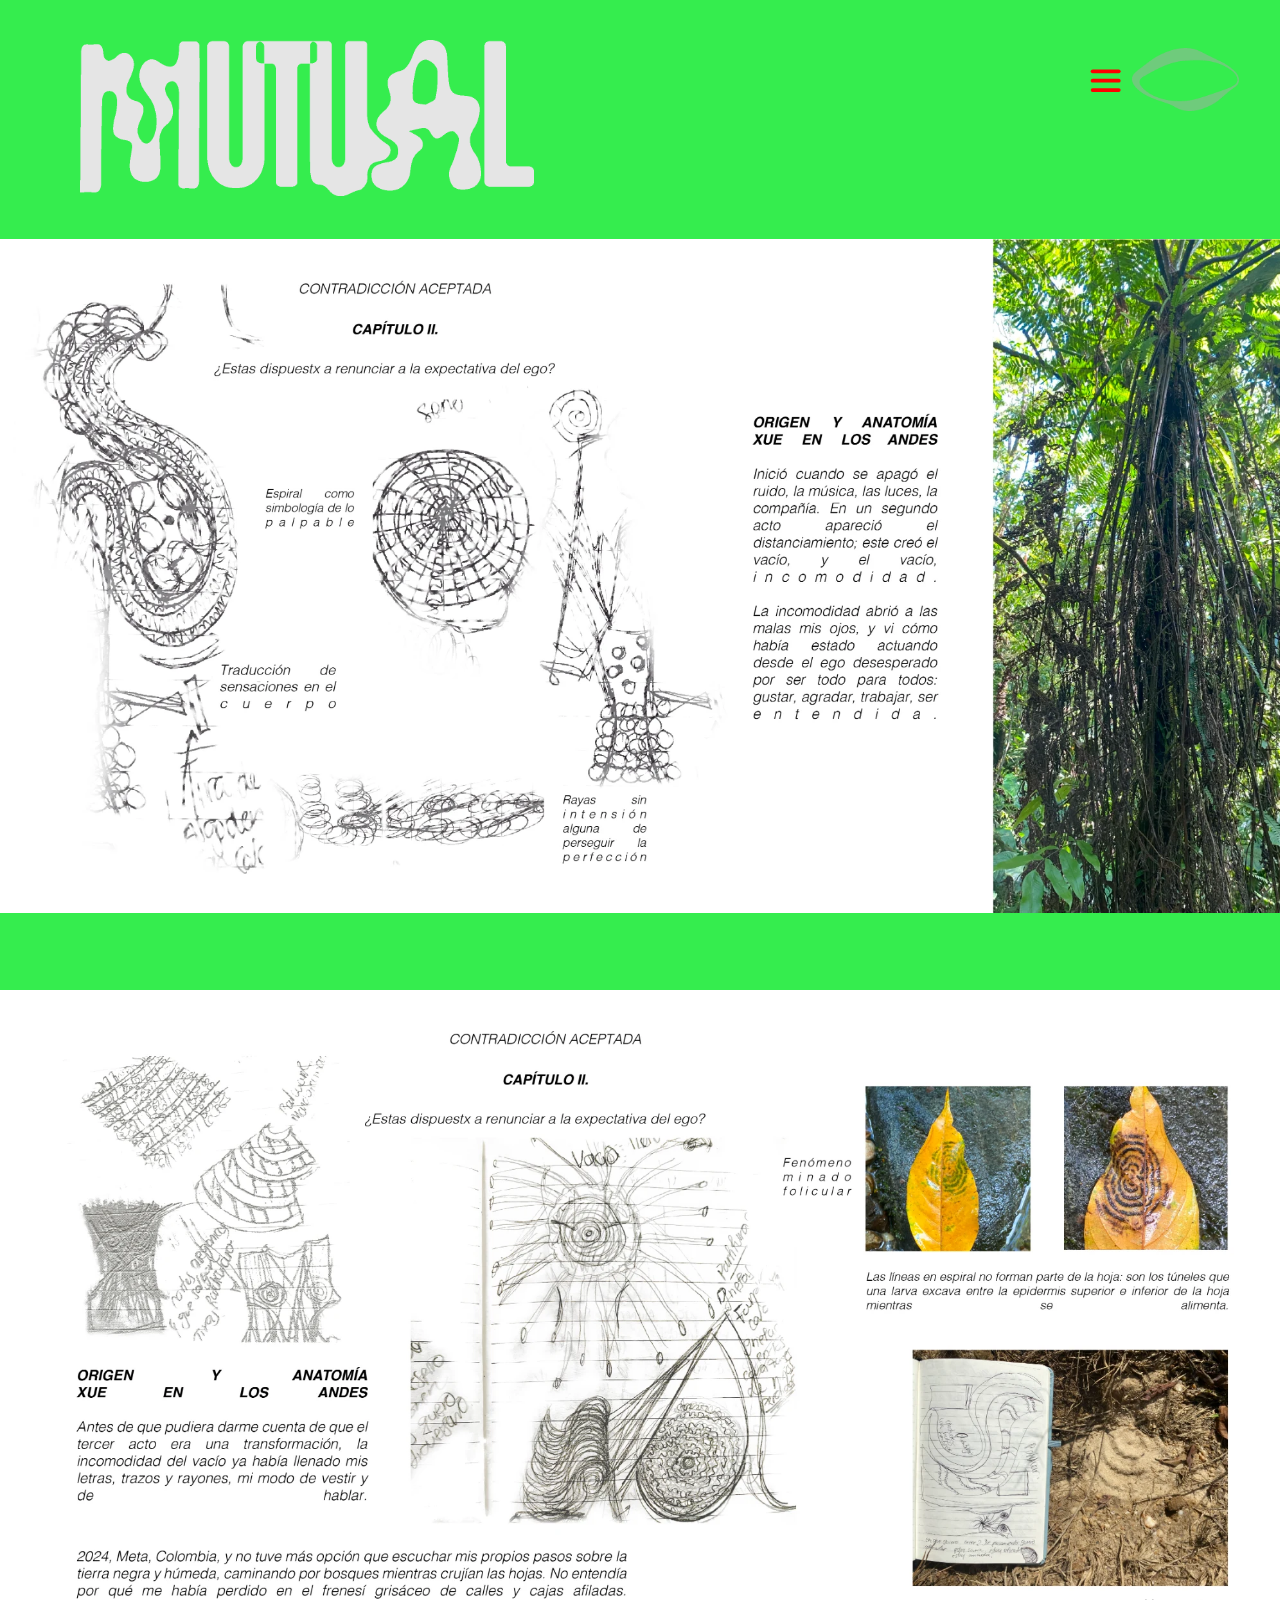
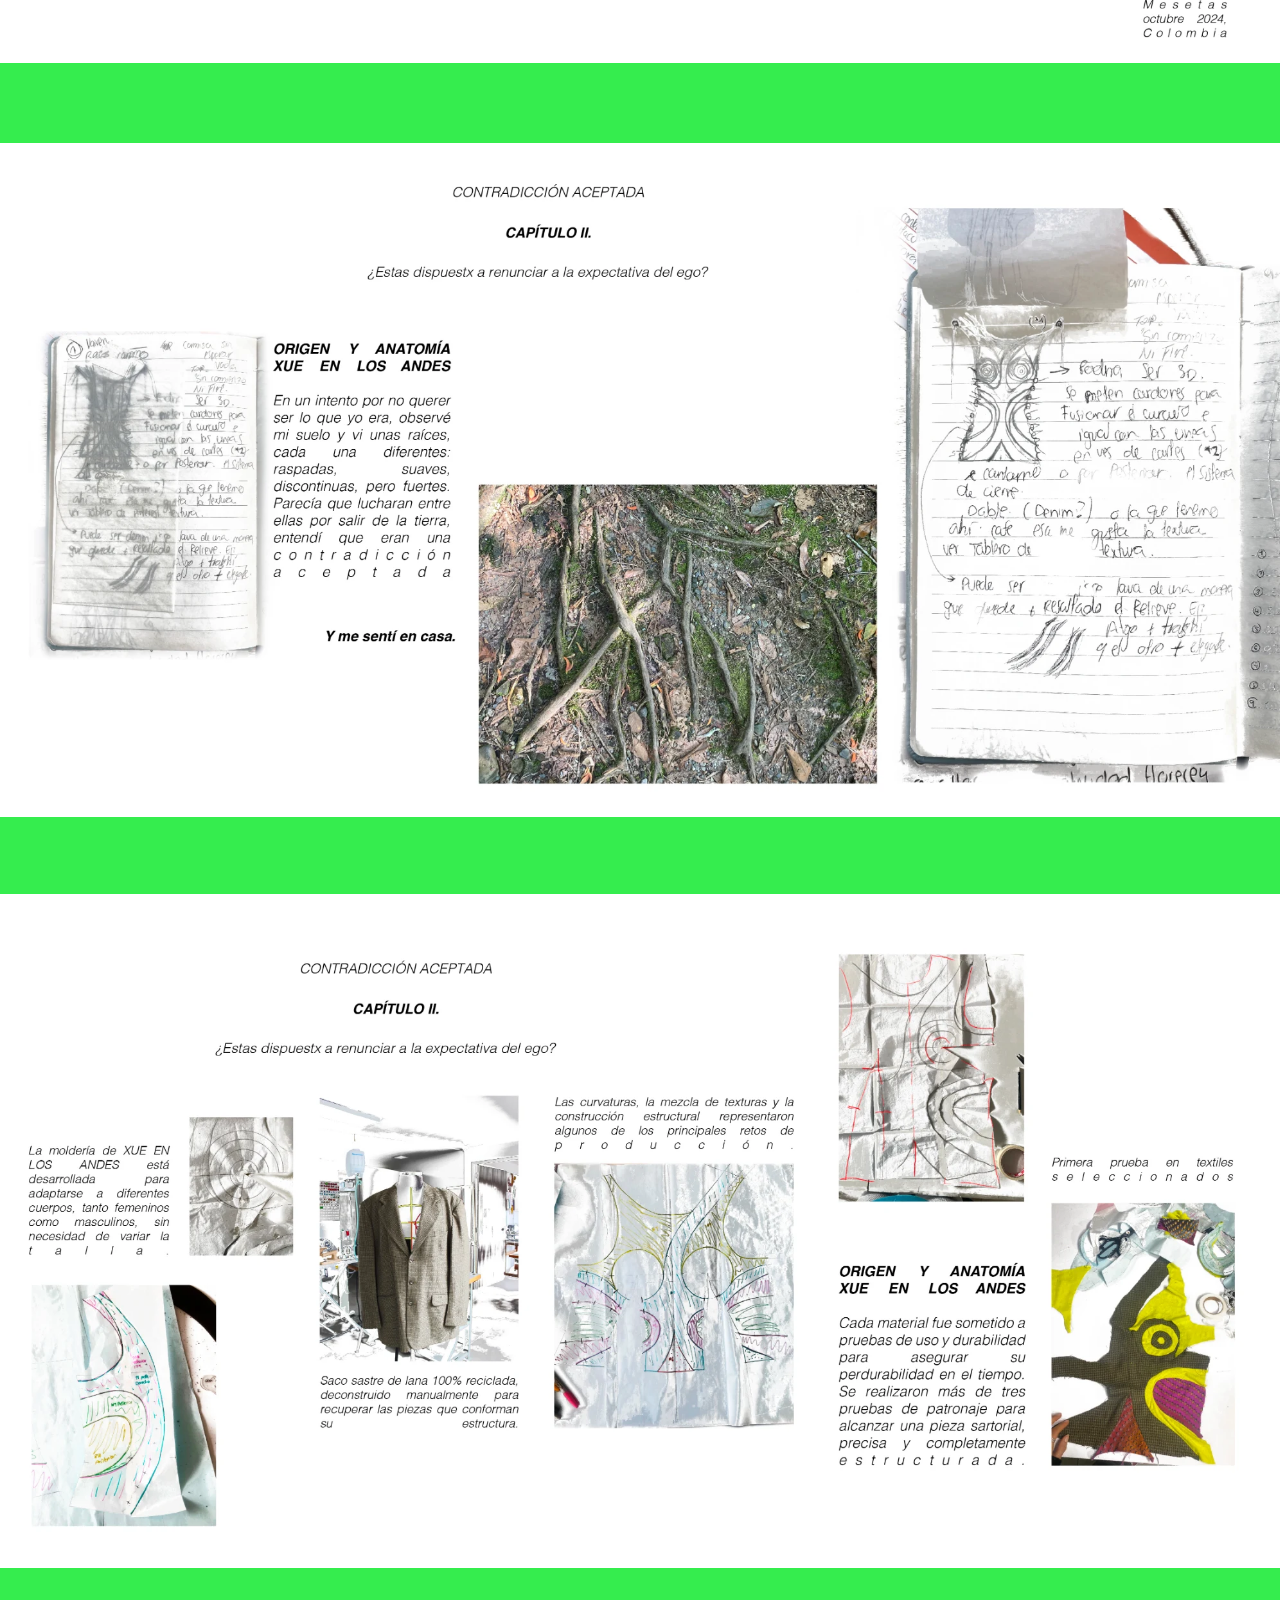
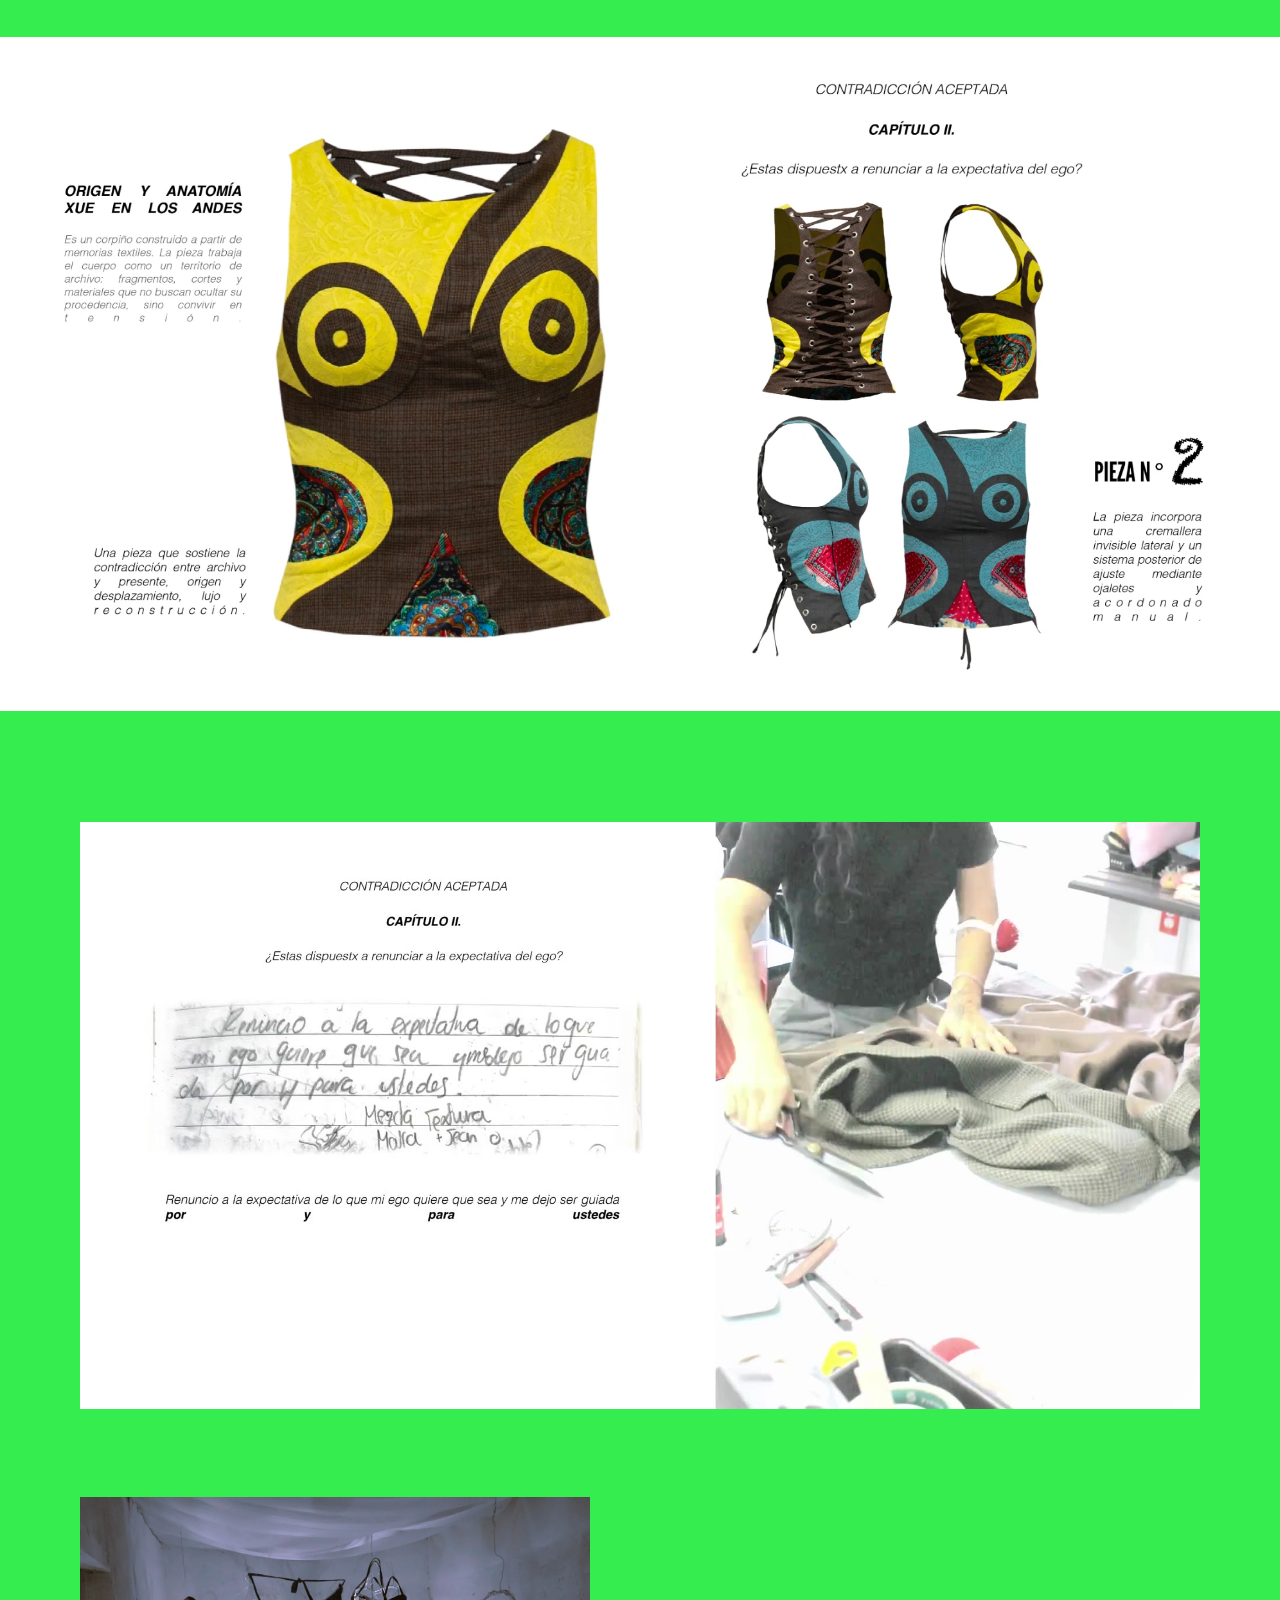
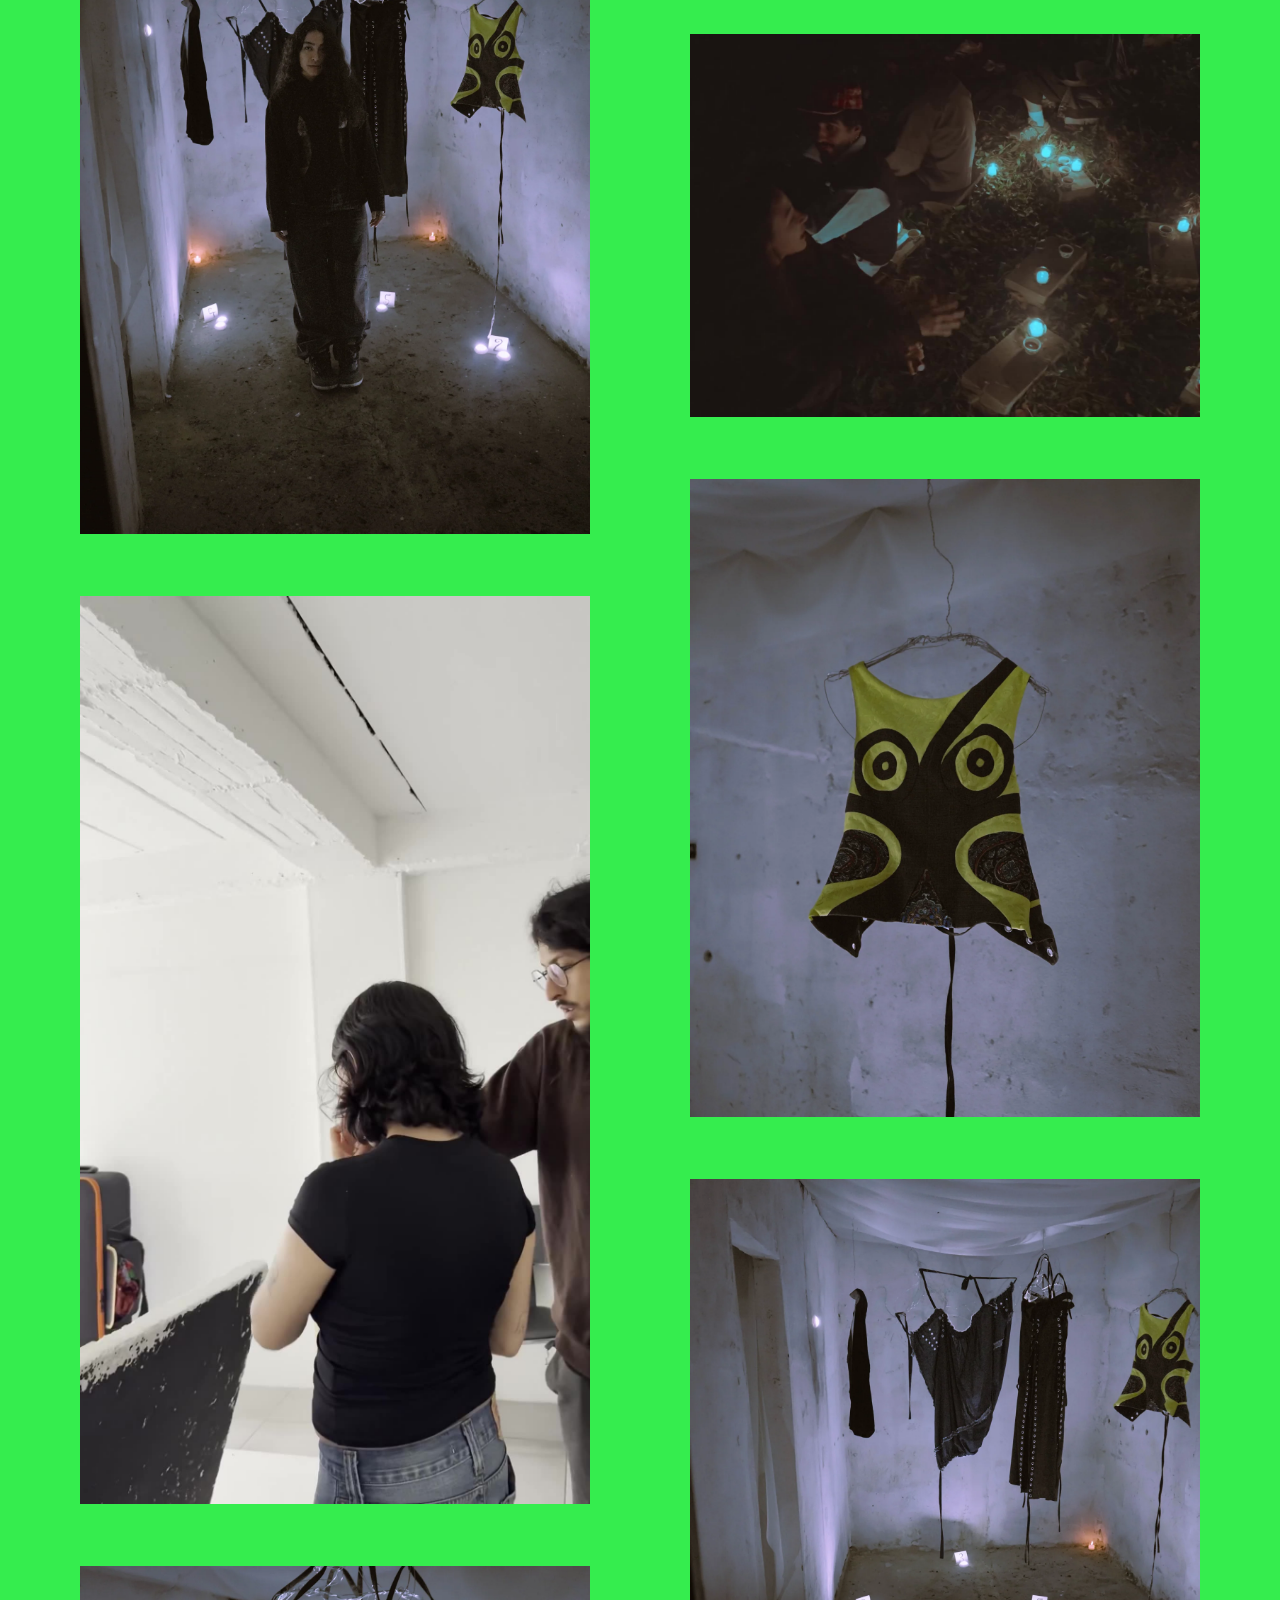
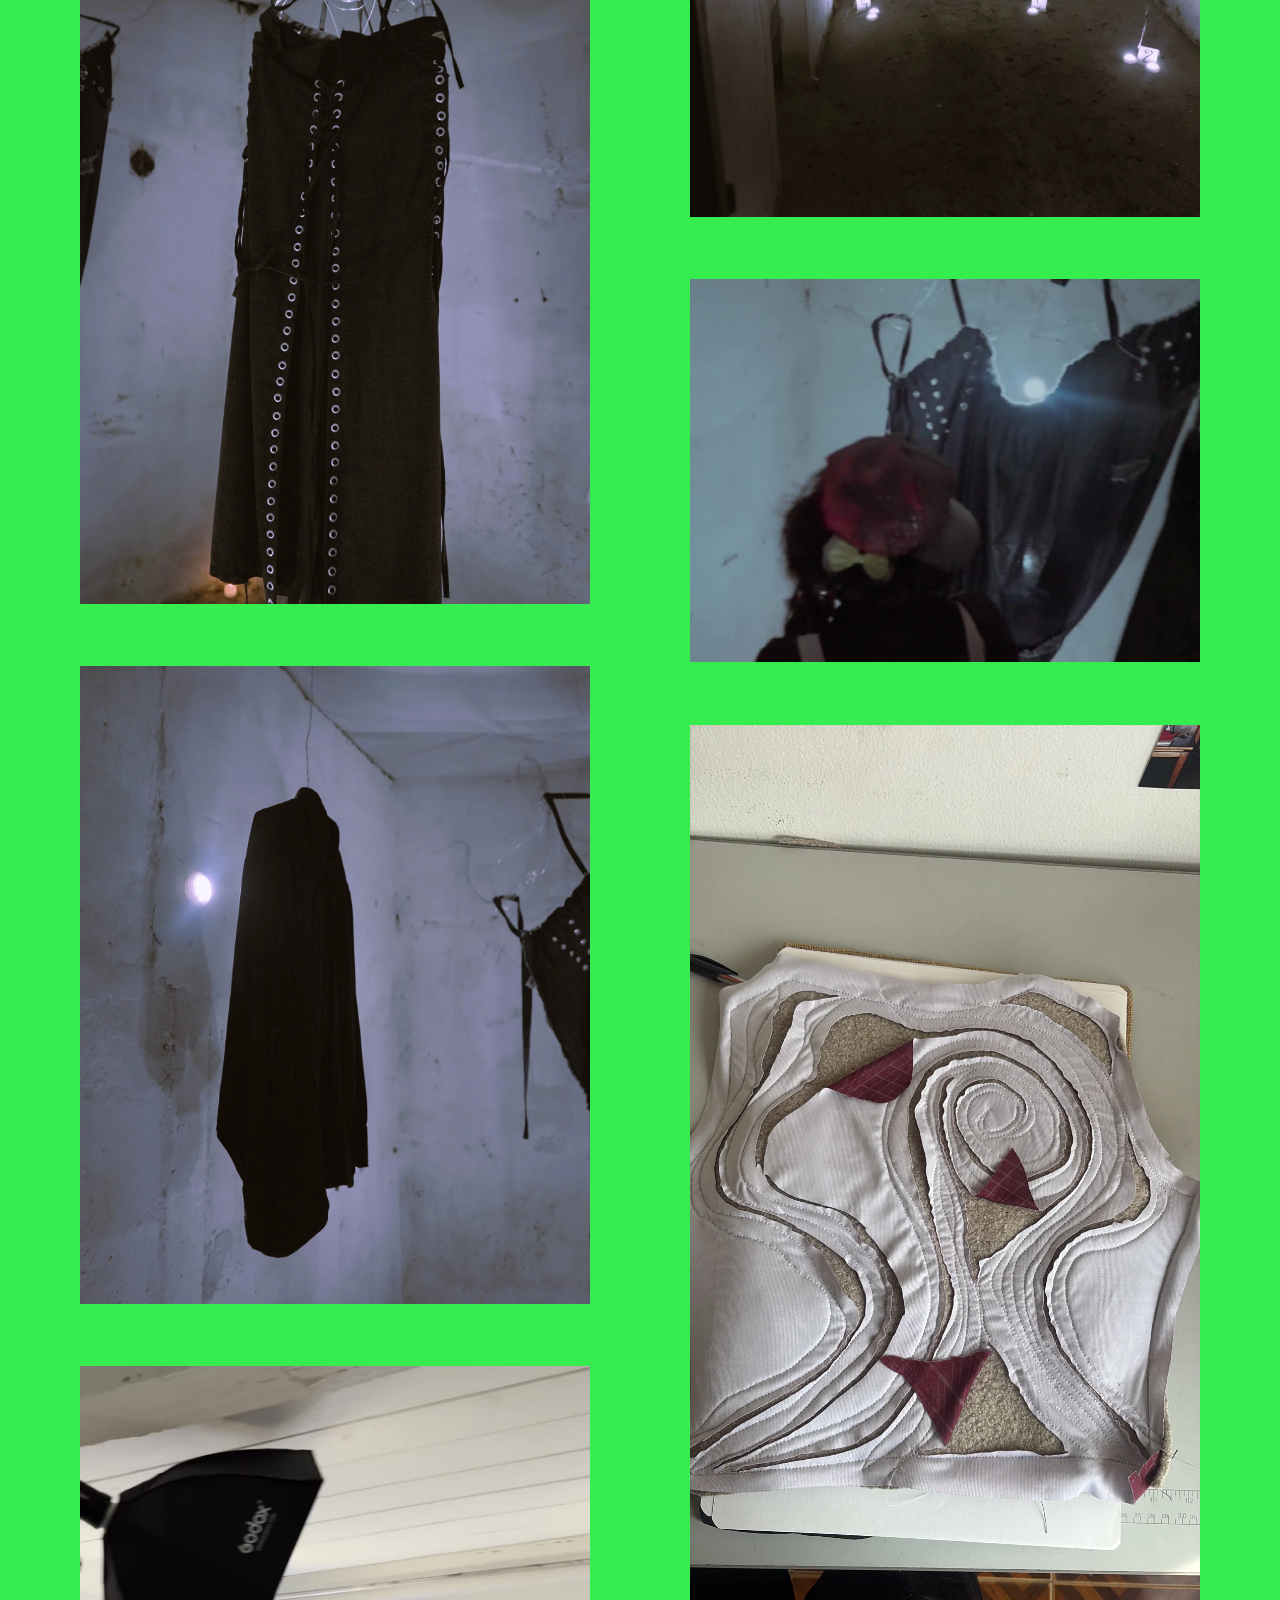
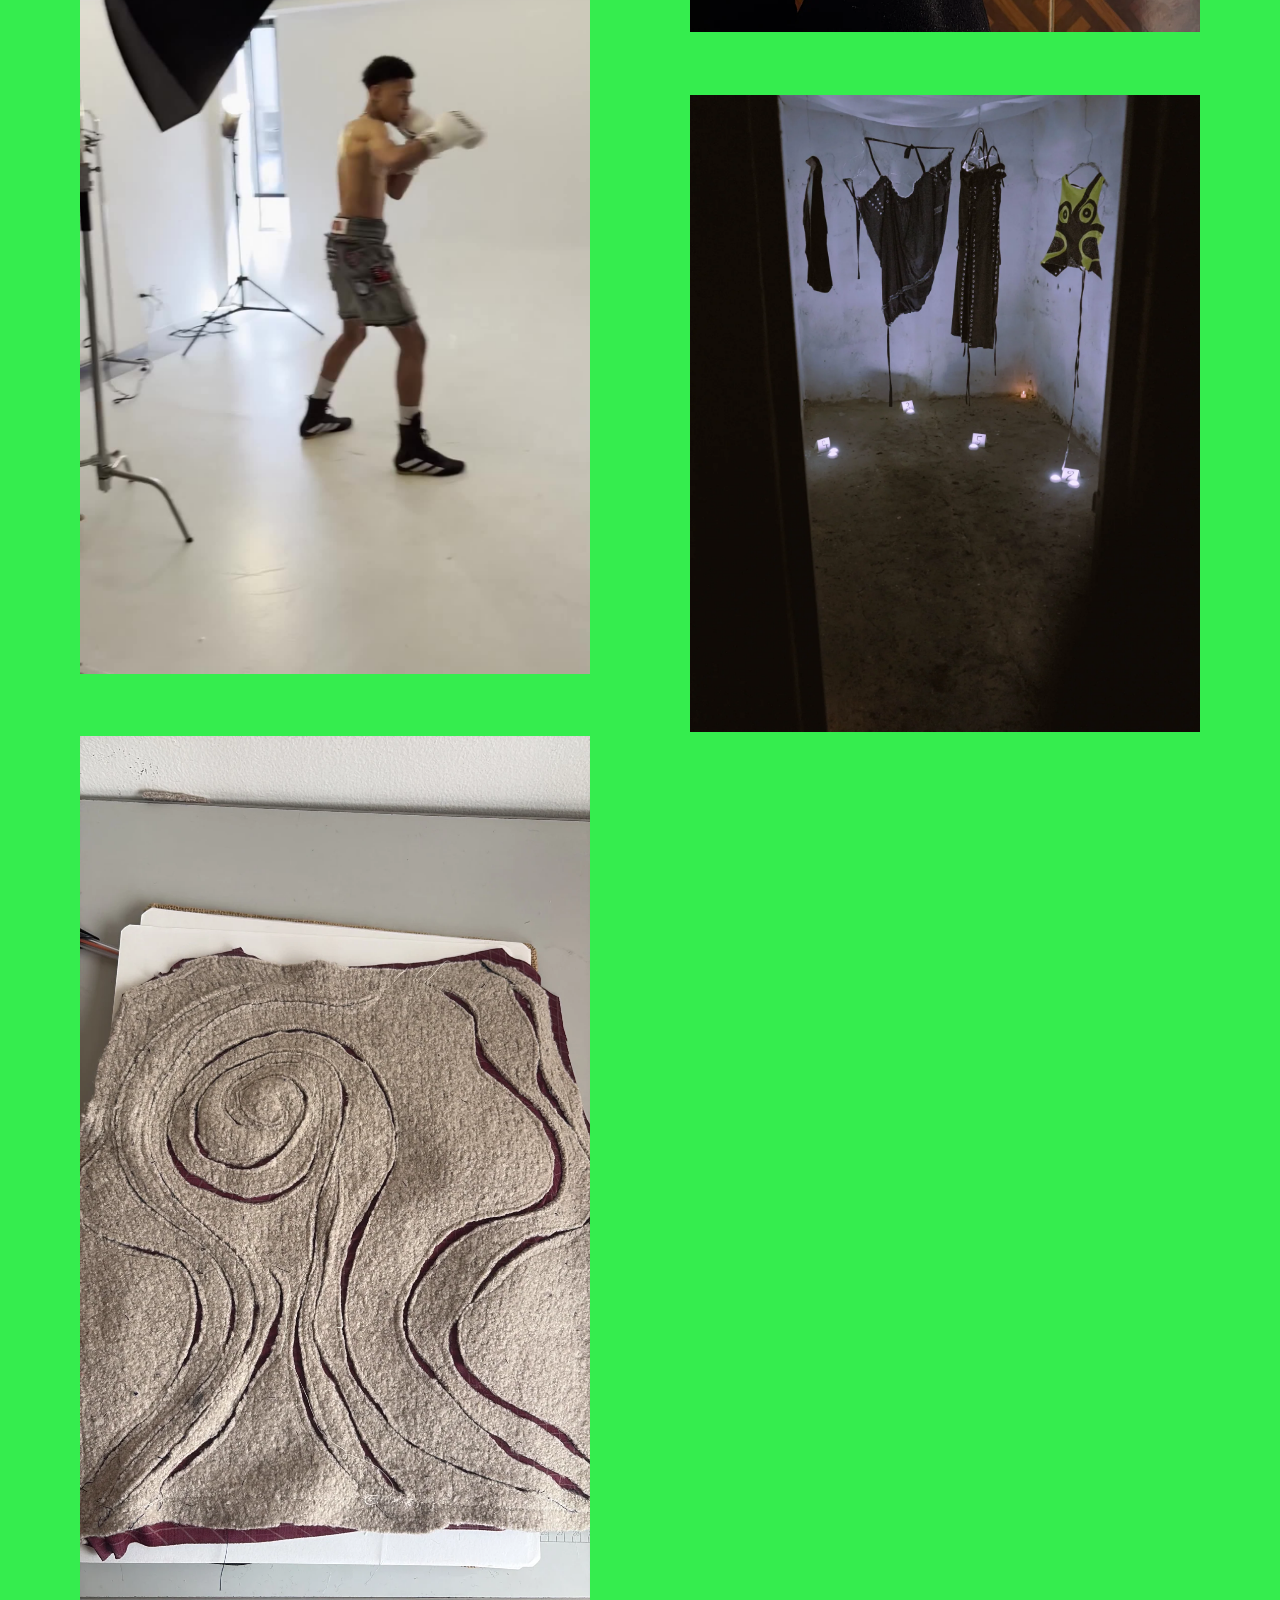
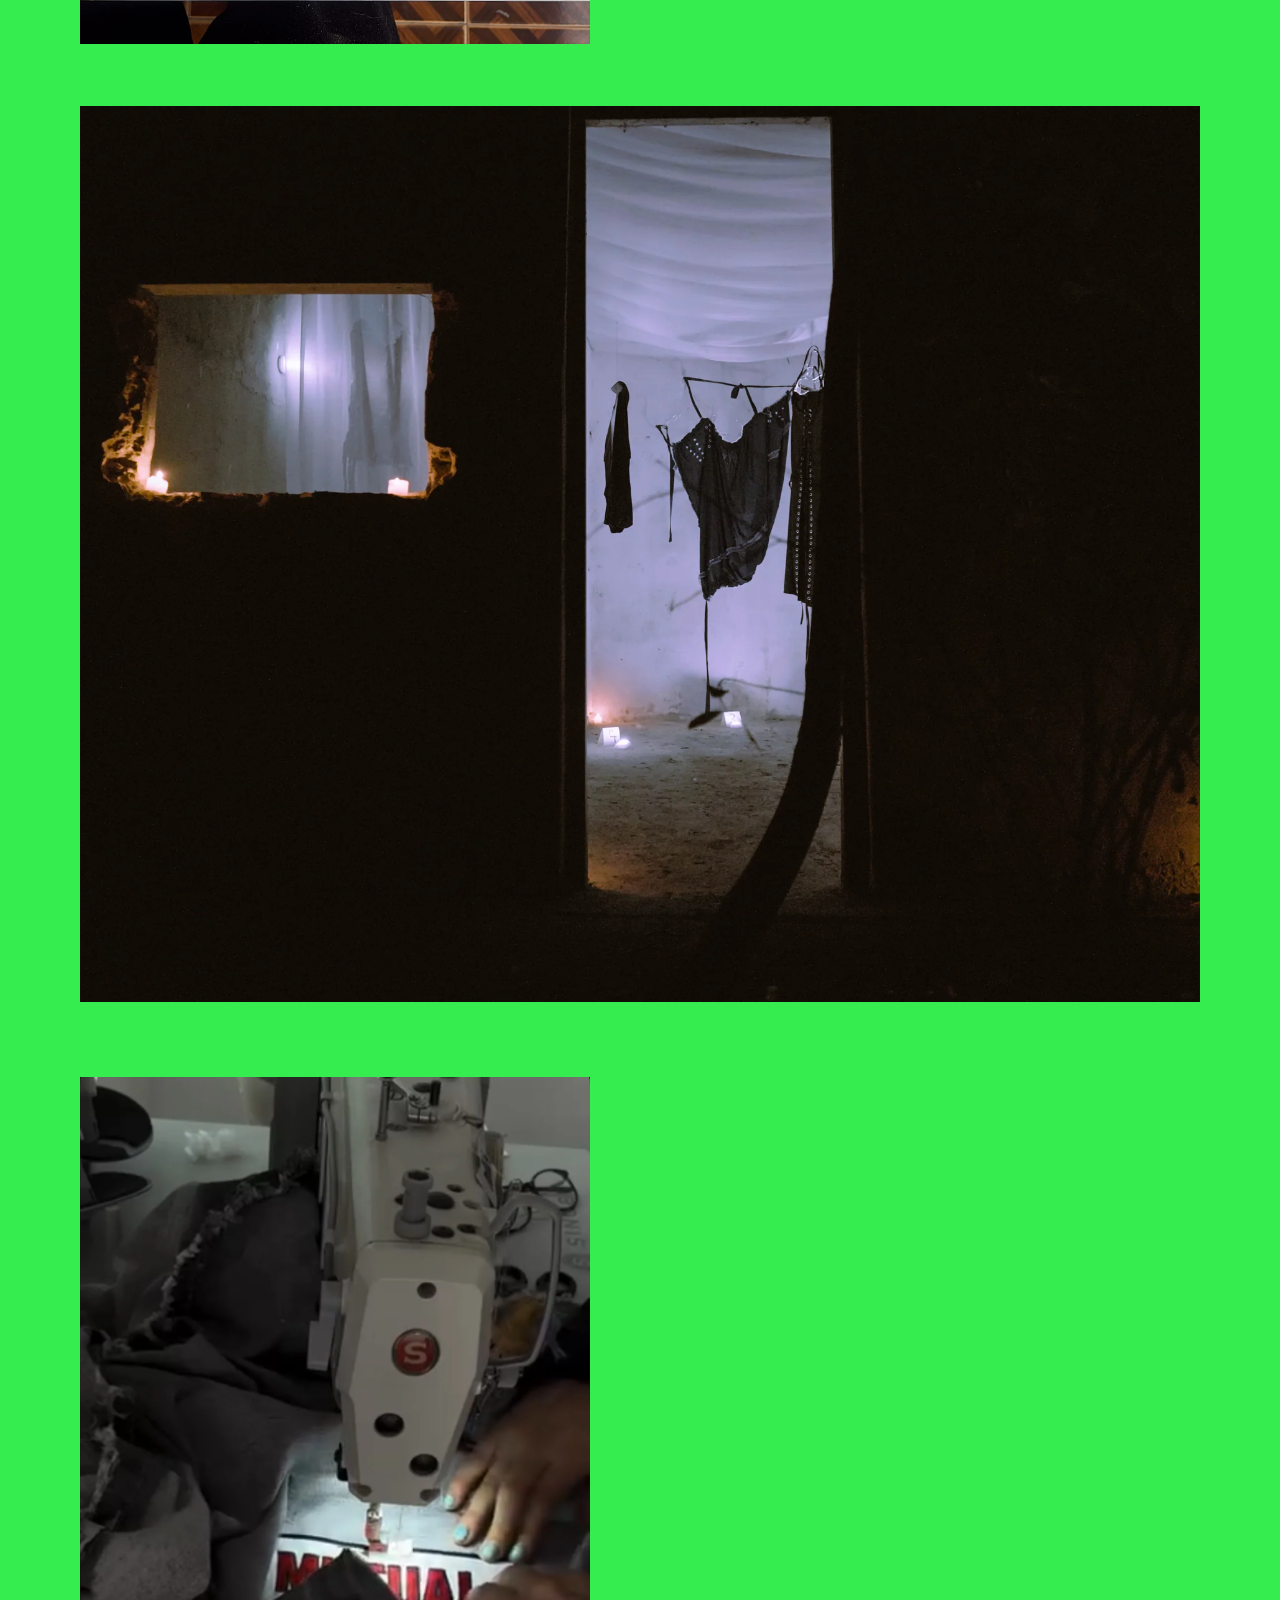
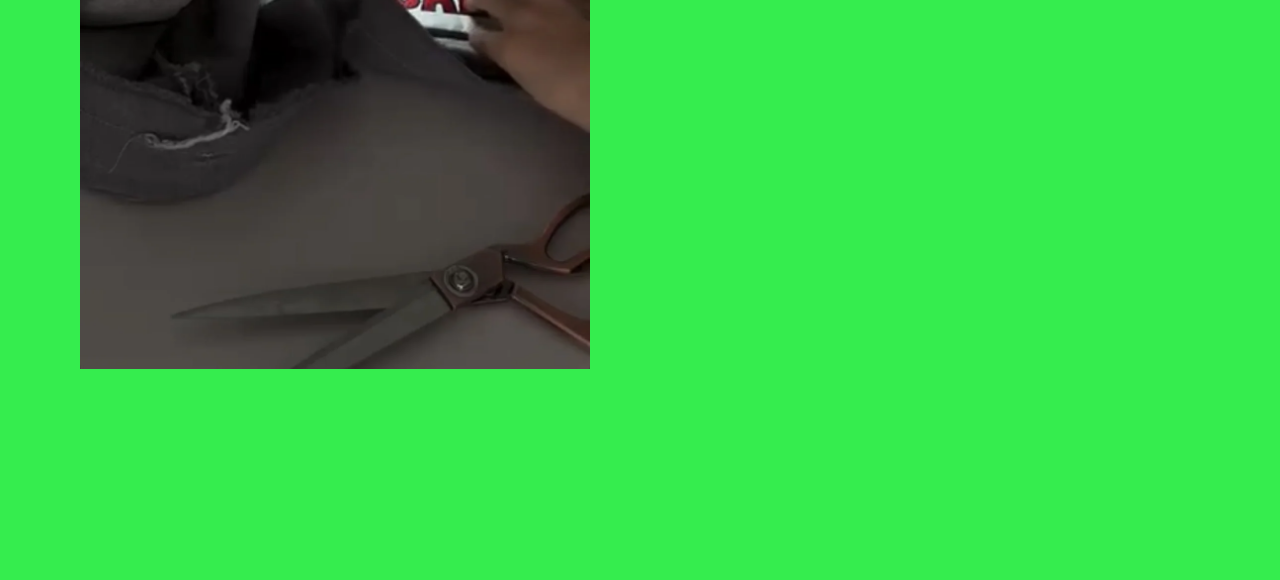
<file: procesos.html>
<!doctype html>
<html lang="es">
<head>
<meta charset="utf-8">
<meta name="viewport" content="width=device-width, initial-scale=1">
<title>Procesos — MUTUAL</title>
<meta name="description" content="MUTUAL — casa experimental y conceptual. Laboratorio de indumentaria. Piezas únicas hechas en Colombia.">
<meta property="og:title" content="Procesos — MUTUAL">
<meta property="og:description" content="MUTUAL — casa experimental y conceptual. Laboratorio de indumentaria. Piezas únicas hechas en Colombia.">
<meta property="og:type" content="website">
<meta name="theme-color" content="rgb(53,237,78)">
<link rel="icon" type="image/png" href="assets/favicon.png">
<link rel="preload" href="assets/fonts/didact-gothic-latin-400-normal.woff2" as="font" type="font/woff2" crossorigin>
<link rel="stylesheet" href="assets/site.css">
<script>(function(){function z(){var d=document.documentElement,w=d.clientWidth||innerWidth,p=w<768;d.classList.toggle('is-phone',p);d.style.setProperty('--z',Math.min(p?w/320:w/1028,3600/1028));}z();addEventListener('resize',z);})();</script>
</head>
<body style="background:rgb(53,237,78)" data-page="procesos">
<div class="lay desk" data-w="1028" style="--bg:rgb(53,237,78)"><div class="cv" style="width:1028px;height:9461px"><div class="pg" style="left:2px"><div class="w fx" data-w="f28bf0c69265" style="position:fixed;right:32.65px;top:38.95px;width:86px;height:50.01px;z-index:310"><div class="in pic" style="opacity:0.5"><img src="assets/img/298f5024-74fa.png" alt="" style="width:86.00px;height:50.29px;left:0.00px;top:0.00px" decoding="async"></div></div><div class="w" data-w="4ea7666b9c10" style="left:62px;top:32px;width:365px;height:125.32px;z-index:301" data-anim="[{&quot;type&quot;:&quot;hover&quot;,&quot;steps&quot;:[{&quot;duration&quot;:0.3,&quot;delay&quot;:0,&quot;acceleration&quot;:&quot;ease-both&quot;,&quot;use_move&quot;:true,&quot;use_opacity&quot;:false,&quot;use_rotate&quot;:false,&quot;use_scale&quot;:false,&quot;from_opacity&quot;:0,&quot;from_scale&quot;:100,&quot;from_rotate&quot;:0,&quot;opacity&quot;:null,&quot;scale&quot;:null,&quot;rotate&quot;:null,&quot;dx&quot;:0,&quot;dy&quot;:-5,&quot;loop&quot;:null,&quot;start_point&quot;:&quot;bottom&quot;}],&quot;trigger&quot;:[],&quot;once&quot;:false,&quot;reset&quot;:false}]"><a class="in" href="index.html"><div class="in pic" style="opacity:1"><img src="assets/img/dc10f432-1e98.webp" alt="" style="width:365.00px;height:125.32px;left:0.00px;top:0.00px" decoding="async"></div></a></div><div class="w t fx" data-w="ef57a21c994d" style="position:fixed;left:94px;bottom:345.19px;width:31px;height:10px;z-index:311" data-anim="[{&quot;type&quot;:&quot;hover&quot;,&quot;steps&quot;:[{&quot;duration&quot;:0.5,&quot;delay&quot;:0,&quot;acceleration&quot;:&quot;ease-both&quot;,&quot;use_move&quot;:false,&quot;use_opacity&quot;:false,&quot;use_rotate&quot;:false,&quot;use_scale&quot;:false,&quot;from_opacity&quot;:0,&quot;from_scale&quot;:100,&quot;from_rotate&quot;:0,&quot;opacity&quot;:null,&quot;scale&quot;:null,&quot;rotate&quot;:45,&quot;dx&quot;:null,&quot;dy&quot;:null,&quot;loop&quot;:null,&quot;start_point&quot;:&quot;bottom&quot;}],&quot;trigger&quot;:[],&quot;once&quot;:false,&quot;reset&quot;:false}]"><div class="in"><div class="b" style="line-height:10px;min-height:10px;text-align:left;font-family:'Georgia', 'MGlyph', serif;font-size:14px;font-style:italic;font-weight:400;color:rgba(34,34,34,0.50)"><a href="archivo.html" class="ls-5a0d7a5a"><span style="font-family:'Proto Sub', 'MGlyph', sans-serif;font-size:10px;font-weight:400;font-style:normal;color:rgb(170,170,170);--sh:-3px -1px 4px rgb(53,237,78)" class="shf">Back </span></a></div></div></div><div class="w" data-w="6febc907521a" style="left:-2px;top:192px;width:1032px;height:541px;z-index:304"><div class="in pic" style="opacity:1"><img src="assets/img/7e880e80-7b07.webp" alt="" style="width:1032.00px;height:541.00px;left:0.00px;top:0.00px" decoding="async"></div></div><div class="w" data-w="91840e28751f" style="left:-2px;top:795px;width:1032px;height:541px;z-index:305"><div class="in pic" style="opacity:1"><img src="assets/img/b5095210-bf70.webp" alt="" style="width:1032.00px;height:541.00px;left:0.00px;top:0.00px" decoding="async"></div></div><div class="w" data-w="72620137383c" style="left:-2px;top:1400px;width:1032px;height:541px;z-index:306"><div class="in pic" style="opacity:1"><img src="assets/img/5ccab872-08fb.webp" alt="" style="width:1032.01px;height:541.00px;left:-0.00px;top:0.00px" loading="lazy" decoding="async"></div></div><div class="w" data-w="6690c001de62" style="left:-2px;top:2003px;width:1032px;height:541px;z-index:307"><div class="in pic" style="opacity:1"><img src="assets/img/48e74041-3bc1.webp" alt="" style="width:1032.01px;height:541.00px;left:-0.00px;top:0.00px" loading="lazy" decoding="async"></div></div><div class="w" data-w="a4ce213004a2" style="left:-2px;top:2600px;width:1032px;height:541px;z-index:308"><div class="in pic" style="opacity:1"><img src="assets/img/762e6057-32fd.webp" alt="" style="width:1032.01px;height:541.00px;left:-0.00px;top:0.00px" loading="lazy" decoding="async"></div></div><div class="w hs fx" data-w="c663c1878765" style="position:fixed;right:125px;top:50px;width:30px;height:30px;z-index:322"><button class="in pin" aria-label="Menú" style="--pc:rgb(255,0,0)"><svg viewBox="0 0 30 30" width="100%" height="100%"><rect x="3" y="6" width="24" height="3" rx="1.5"/><rect x="3" y="13.5" width="24" height="3" rx="1.5"/><rect x="3" y="21" width="24" height="3" rx="1.5"/></svg></button></div><div class="tip fxt" style="right:377.621875px;top:81.553125px;width:352px;height:371px;background:rgba(255,0,0,0.85);border-radius:19px;box-shadow:0 10px 40px rgba(0,0,0,.25);"><div class="w t menu" data-w="882a55afdfe8" style="left:0px;top:19.5px;width:352px;height:371px;z-index:1"><div class="in"><div class="b" style="line-height:21px;min-height:21px;text-align:center;padding-top:16px;padding-bottom:16px;padding-left:16px;padding-right:16px;font-family:'Georgia', 'MGlyph', serif;font-size:14px;font-style:italic;font-weight:400;color:rgba(34,34,34,0.50)"><a href="index.html" class="ls-49cf2f43"><span style="font-family:'League Gothic', 'MGlyph', sans-serif;font-size:21px;font-weight:400;font-style:normal;color:rgb(34,34,34)">MUTUAL</span></a></div><div class="b" style="line-height:21px;min-height:21px;text-align:center;padding-top:16px;padding-bottom:16px;padding-left:16px;padding-right:16px;font-family:'Georgia', 'MGlyph', serif;font-size:14px;font-style:italic;font-weight:400;color:rgba(34,34,34,0.50)"><a href="ecosistema.html"><span style="font-family:'League Gothic', 'MGlyph', sans-serif;font-size:21px;font-weight:400;font-style:normal;color:rgb(34,34,34)">ECOSISTEMA</span></a></div><div class="b" style="line-height:21px;min-height:21px;text-align:center;padding-top:16px;padding-bottom:16px;padding-left:16px;padding-right:16px;font-family:'Georgia', 'MGlyph', serif;font-size:14px;font-style:italic;font-weight:400;color:rgba(34,34,34,0.50)"><a href="piezas.html" class="ls-49cf2f43"><span style="font-family:'League Gothic', 'MGlyph', sans-serif;font-size:21px;font-weight:400;font-style:normal;color:rgb(34,34,34)">PIEZAS</span></a></div><div class="b" style="line-height:21px;min-height:21px;text-align:center;padding-top:16px;padding-bottom:16px;padding-left:16px;padding-right:16px;font-family:'Georgia', 'MGlyph', serif;font-size:14px;font-style:italic;font-weight:400;color:rgba(34,34,34,0.50)"><a href="archivo.html" class="ls-49cf2f43"><span style="font-family:'League Gothic', 'MGlyph', sans-serif;font-size:21px;font-weight:400;font-style:normal;color:rgb(34,34,34)">ARCHIVO</span></a></div><div class="b" style="line-height:21px;min-height:21px;text-align:center;padding-top:16px;padding-bottom:16px;padding-left:16px;padding-right:16px;font-family:'Georgia', 'MGlyph', serif;font-size:14px;font-style:italic;font-weight:400;color:rgba(34,34,34,0.50)"><a href="procesos.html" class="ls-49cf2f43"><span style="font-family:'League Gothic', 'MGlyph', sans-serif;font-size:21px;font-weight:400;font-style:normal;color:rgb(34,34,34)">PROCESOS</span></a></div><div class="b" style="line-height:21px;min-height:21px;text-align:center;padding-top:16px;padding-bottom:16px;padding-left:16px;padding-right:16px;font-family:'Georgia', 'MGlyph', serif;font-size:14px;font-style:italic;font-weight:400;color:rgba(34,34,34,0.50)"><a href="index.html" class="ls-49cf2f43"><span style="font-family:'League Gothic', 'MGlyph', sans-serif;font-size:21px;font-weight:400;font-style:normal;color:rgb(34,34,34)">SIN REPLICA</span></a></div></div></div></div><div class="w" data-w="0000000mesa5" style="left:62px;top:3230px;width:900px;height:472px;z-index:320"><div class="in vid"><video data-src="assets/video/mesa5.mp4" poster="assets/video/mesa5.jpg" muted playsinline preload="none" loop data-auto></video></div></div><div class="w" data-w="000000002343" style="left:62px;top:3772px;width:410px;height:512px;z-index:320" data-anim="[{&quot;type&quot;:&quot;hover&quot;,&quot;steps&quot;:[{&quot;duration&quot;:0.2,&quot;delay&quot;:0,&quot;acceleration&quot;:&quot;ease-both&quot;,&quot;use_move&quot;:null,&quot;use_opacity&quot;:null,&quot;use_rotate&quot;:null,&quot;use_scale&quot;:true,&quot;from_opacity&quot;:null,&quot;from_scale&quot;:100,&quot;from_rotate&quot;:null,&quot;opacity&quot;:null,&quot;scale&quot;:105,&quot;rotate&quot;:null,&quot;dx&quot;:null,&quot;dy&quot;:null,&quot;loop&quot;:null,&quot;start_point&quot;:null}],&quot;trigger&quot;:[],&quot;once&quot;:false,&quot;reset&quot;:false}]"><div class="in pic" style="opacity:1"><img src="assets/img/proc-666-02343.webp" alt="02343" style="width:410.00px;height:512.00px;left:0.00px;top:0.00px" loading="lazy" decoding="async"></div></div><div class="w" data-w="000proceso-2" style="left:552px;top:3882px;width:410px;height:308px;z-index:321"><div class="in vid"><video data-src="assets/video/proceso-2.mp4" poster="assets/video/proceso-2.jpg" muted playsinline preload="none" loop data-auto></video></div></div><div class="w" data-w="000000002338" style="left:552px;top:4240px;width:410px;height:512px;z-index:322" data-anim="[{&quot;type&quot;:&quot;hover&quot;,&quot;steps&quot;:[{&quot;duration&quot;:0.2,&quot;delay&quot;:0,&quot;acceleration&quot;:&quot;ease-both&quot;,&quot;use_move&quot;:null,&quot;use_opacity&quot;:null,&quot;use_rotate&quot;:null,&quot;use_scale&quot;:true,&quot;from_opacity&quot;:null,&quot;from_scale&quot;:100,&quot;from_rotate&quot;:null,&quot;opacity&quot;:null,&quot;scale&quot;:105,&quot;rotate&quot;:null,&quot;dx&quot;:null,&quot;dy&quot;:null,&quot;loop&quot;:null,&quot;start_point&quot;:null}],&quot;trigger&quot;:[],&quot;once&quot;:false,&quot;reset&quot;:false}]"><div class="in pic" style="opacity:1"><img src="assets/img/proc-666-02338.webp" alt="02338" style="width:410.00px;height:512.00px;left:0.00px;top:0.00px" loading="lazy" decoding="async"></div></div><div class="w" data-w="000proceso-4" style="left:62px;top:4334px;width:410px;height:729px;z-index:323"><div class="in vid"><video data-src="assets/video/proceso-4.mp4" poster="assets/video/proceso-4.jpg" muted playsinline preload="none" loop data-auto></video></div></div><div class="w" data-w="000000002334" style="left:552px;top:4802px;width:410px;height:512px;z-index:324" data-anim="[{&quot;type&quot;:&quot;hover&quot;,&quot;steps&quot;:[{&quot;duration&quot;:0.2,&quot;delay&quot;:0,&quot;acceleration&quot;:&quot;ease-both&quot;,&quot;use_move&quot;:null,&quot;use_opacity&quot;:null,&quot;use_rotate&quot;:null,&quot;use_scale&quot;:true,&quot;from_opacity&quot;:null,&quot;from_scale&quot;:100,&quot;from_rotate&quot;:null,&quot;opacity&quot;:null,&quot;scale&quot;:105,&quot;rotate&quot;:null,&quot;dx&quot;:null,&quot;dy&quot;:null,&quot;loop&quot;:null,&quot;start_point&quot;:null}],&quot;trigger&quot;:[],&quot;once&quot;:false,&quot;reset&quot;:false}]"><div class="in pic" style="opacity:1"><img src="assets/img/proc-666-02334.webp" alt="02334" style="width:410.00px;height:512.00px;left:0.00px;top:0.00px" loading="lazy" decoding="async"></div></div><div class="w" data-w="000000002339" style="left:62px;top:5113px;width:410px;height:512px;z-index:325" data-anim="[{&quot;type&quot;:&quot;hover&quot;,&quot;steps&quot;:[{&quot;duration&quot;:0.2,&quot;delay&quot;:0,&quot;acceleration&quot;:&quot;ease-both&quot;,&quot;use_move&quot;:null,&quot;use_opacity&quot;:null,&quot;use_rotate&quot;:null,&quot;use_scale&quot;:true,&quot;from_opacity&quot;:null,&quot;from_scale&quot;:100,&quot;from_rotate&quot;:null,&quot;opacity&quot;:null,&quot;scale&quot;:105,&quot;rotate&quot;:null,&quot;dx&quot;:null,&quot;dy&quot;:null,&quot;loop&quot;:null,&quot;start_point&quot;:null}],&quot;trigger&quot;:[],&quot;once&quot;:false,&quot;reset&quot;:false}]"><div class="in pic" style="opacity:1"><img src="assets/img/proc-666-02339.webp" alt="02339" style="width:410.00px;height:512.00px;left:0.00px;top:0.00px" loading="lazy" decoding="async"></div></div><div class="w" data-w="000proceso-3" style="left:552px;top:5364px;width:410px;height:308px;z-index:326"><div class="in vid"><video data-src="assets/video/proceso-3.mp4" poster="assets/video/proceso-3.jpg" muted playsinline preload="none" loop data-auto></video></div></div><div class="w" data-w="000000002341" style="left:62px;top:5675px;width:410px;height:512px;z-index:327" data-anim="[{&quot;type&quot;:&quot;hover&quot;,&quot;steps&quot;:[{&quot;duration&quot;:0.2,&quot;delay&quot;:0,&quot;acceleration&quot;:&quot;ease-both&quot;,&quot;use_move&quot;:null,&quot;use_opacity&quot;:null,&quot;use_rotate&quot;:null,&quot;use_scale&quot;:true,&quot;from_opacity&quot;:null,&quot;from_scale&quot;:100,&quot;from_rotate&quot;:null,&quot;opacity&quot;:null,&quot;scale&quot;:105,&quot;rotate&quot;:null,&quot;dx&quot;:null,&quot;dy&quot;:null,&quot;loop&quot;:null,&quot;start_point&quot;:null}],&quot;trigger&quot;:[],&quot;once&quot;:false,&quot;reset&quot;:false}]"><div class="in pic" style="opacity:1"><img src="assets/img/proc-666-02341.webp" alt="02341" style="width:410.00px;height:512.00px;left:0.00px;top:0.00px" loading="lazy" decoding="async"></div></div><div class="w" data-w="00000006bbab" style="left:552px;top:5722px;width:410px;height:729px;z-index:328" data-anim="[{&quot;type&quot;:&quot;hover&quot;,&quot;steps&quot;:[{&quot;duration&quot;:0.2,&quot;delay&quot;:0,&quot;acceleration&quot;:&quot;ease-both&quot;,&quot;use_move&quot;:null,&quot;use_opacity&quot;:null,&quot;use_rotate&quot;:null,&quot;use_scale&quot;:true,&quot;from_opacity&quot;:null,&quot;from_scale&quot;:100,&quot;from_rotate&quot;:null,&quot;opacity&quot;:null,&quot;scale&quot;:105,&quot;rotate&quot;:null,&quot;dx&quot;:null,&quot;dy&quot;:null,&quot;loop&quot;:null,&quot;start_point&quot;:null}],&quot;trigger&quot;:[],&quot;once&quot;:false,&quot;reset&quot;:false}]"><div class="in pic" style="opacity:1"><img src="assets/img/proc-6bbab938-25b.webp" alt="6bbab" style="width:410.00px;height:729.00px;left:0.00px;top:0.00px" loading="lazy" decoding="async"></div></div><div class="w" data-w="000proceso-5" style="left:62px;top:6237px;width:410px;height:729px;z-index:329"><div class="in vid"><video data-src="assets/video/proceso-5.mp4" poster="assets/video/proceso-5.jpg" muted playsinline preload="none" loop data-auto></video></div></div><div class="w" data-w="000000002336" style="left:552px;top:6501px;width:410px;height:512px;z-index:330" data-anim="[{&quot;type&quot;:&quot;hover&quot;,&quot;steps&quot;:[{&quot;duration&quot;:0.2,&quot;delay&quot;:0,&quot;acceleration&quot;:&quot;ease-both&quot;,&quot;use_move&quot;:null,&quot;use_opacity&quot;:null,&quot;use_rotate&quot;:null,&quot;use_scale&quot;:true,&quot;from_opacity&quot;:null,&quot;from_scale&quot;:100,&quot;from_rotate&quot;:null,&quot;opacity&quot;:null,&quot;scale&quot;:105,&quot;rotate&quot;:null,&quot;dx&quot;:null,&quot;dy&quot;:null,&quot;loop&quot;:null,&quot;start_point&quot;:null}],&quot;trigger&quot;:[],&quot;once&quot;:false,&quot;reset&quot;:false}]"><div class="in pic" style="opacity:1"><img src="assets/img/proc-666-02336.webp" alt="02336" style="width:410.00px;height:512.00px;left:0.00px;top:0.00px" loading="lazy" decoding="async"></div></div><div class="w" data-w="00000009d3b9" style="left:62px;top:7016px;width:410px;height:729px;z-index:331" data-anim="[{&quot;type&quot;:&quot;hover&quot;,&quot;steps&quot;:[{&quot;duration&quot;:0.2,&quot;delay&quot;:0,&quot;acceleration&quot;:&quot;ease-both&quot;,&quot;use_move&quot;:null,&quot;use_opacity&quot;:null,&quot;use_rotate&quot;:null,&quot;use_scale&quot;:true,&quot;from_opacity&quot;:null,&quot;from_scale&quot;:100,&quot;from_rotate&quot;:null,&quot;opacity&quot;:null,&quot;scale&quot;:105,&quot;rotate&quot;:null,&quot;dx&quot;:null,&quot;dy&quot;:null,&quot;loop&quot;:null,&quot;start_point&quot;:null}],&quot;trigger&quot;:[],&quot;once&quot;:false,&quot;reset&quot;:false}]"><div class="in pic" style="opacity:1"><img src="assets/img/proc-9d3b97c5-9f3.webp" alt="9d3b9" style="width:410.00px;height:729.00px;left:0.00px;top:0.00px" loading="lazy" decoding="async"></div></div><div class="w" data-w="000000002361" style="left:62px;top:7795px;width:900px;height:720px;z-index:332" data-anim="[{&quot;type&quot;:&quot;hover&quot;,&quot;steps&quot;:[{&quot;duration&quot;:0.2,&quot;delay&quot;:0,&quot;acceleration&quot;:&quot;ease-both&quot;,&quot;use_move&quot;:null,&quot;use_opacity&quot;:null,&quot;use_rotate&quot;:null,&quot;use_scale&quot;:true,&quot;from_opacity&quot;:null,&quot;from_scale&quot;:100,&quot;from_rotate&quot;:null,&quot;opacity&quot;:null,&quot;scale&quot;:105,&quot;rotate&quot;:null,&quot;dx&quot;:null,&quot;dy&quot;:null,&quot;loop&quot;:null,&quot;start_point&quot;:null}],&quot;trigger&quot;:[],&quot;once&quot;:false,&quot;reset&quot;:false}]"><div class="in pic" style="opacity:1"><img src="assets/img/proc-666-02361.webp" alt="02361" style="width:900.00px;height:720.00px;left:0.00px;top:0.00px" loading="lazy" decoding="async"></div></div><div class="w" data-w="000000003162" style="left:62px;top:8575px;width:410px;height:716px;z-index:333" data-anim="[{&quot;type&quot;:&quot;hover&quot;,&quot;steps&quot;:[{&quot;duration&quot;:0.2,&quot;delay&quot;:0,&quot;acceleration&quot;:&quot;ease-both&quot;,&quot;use_move&quot;:null,&quot;use_opacity&quot;:null,&quot;use_rotate&quot;:null,&quot;use_scale&quot;:true,&quot;from_opacity&quot;:null,&quot;from_scale&quot;:100,&quot;from_rotate&quot;:null,&quot;opacity&quot;:null,&quot;scale&quot;:105,&quot;rotate&quot;:null,&quot;dx&quot;:null,&quot;dy&quot;:null,&quot;loop&quot;:null,&quot;start_point&quot;:null}],&quot;trigger&quot;:[],&quot;once&quot;:false,&quot;reset&quot;:false}]"><div class="in pic" style="opacity:1"><img src="assets/img/proc-img_3162.webp" alt="3162" style="width:410.00px;height:716.00px;left:0.00px;top:0.00px" loading="lazy" decoding="async"></div></div></div></div></div><div class="lay phone" data-w="320" style="--bg:rgb(53,237,78)"><div class="cv" style="width:320px;height:6878px"><div class="pg" style="left:0px"><div class="w fx" data-w="f28bf0c69265" style="position:fixed;right:-447.35px;top:7.95px;width:86px;height:50.01px;z-index:310"><div class="in pic" style="opacity:0.5"><img src="assets/img/298f5024-74fa.png" alt="" style="width:86.00px;height:50.29px;left:0.00px;top:0.00px" decoding="async"></div></div><div class="w" data-w="4ea7666b9c10" style="left:17px;top:48px;width:280px;height:96px;z-index:301" data-anim="[{&quot;type&quot;:&quot;hover&quot;,&quot;steps&quot;:[{&quot;duration&quot;:0.3,&quot;delay&quot;:0,&quot;acceleration&quot;:&quot;ease-both&quot;,&quot;use_move&quot;:true,&quot;use_opacity&quot;:false,&quot;use_rotate&quot;:false,&quot;use_scale&quot;:false,&quot;from_opacity&quot;:0,&quot;from_scale&quot;:100,&quot;from_rotate&quot;:0,&quot;opacity&quot;:null,&quot;scale&quot;:null,&quot;rotate&quot;:null,&quot;dx&quot;:0,&quot;dy&quot;:-5,&quot;loop&quot;:null,&quot;start_point&quot;:&quot;bottom&quot;}],&quot;trigger&quot;:[],&quot;once&quot;:false,&quot;reset&quot;:false}]"><a class="in" href="index.html"><div class="in pic" style="opacity:1"><img src="assets/img/dc10f432-1e98.webp" alt="" style="width:280.00px;height:96.22px;left:0.00px;top:0.00px" decoding="async"></div></a></div><div class="w t fx" data-w="ef57a21c994d" style="position:fixed;left:17px;bottom:400.67px;width:31px;height:10px;z-index:311" data-anim="[{&quot;type&quot;:&quot;hover&quot;,&quot;steps&quot;:[{&quot;duration&quot;:0.5,&quot;delay&quot;:0,&quot;acceleration&quot;:&quot;ease-both&quot;,&quot;use_move&quot;:false,&quot;use_opacity&quot;:false,&quot;use_rotate&quot;:false,&quot;use_scale&quot;:false,&quot;from_opacity&quot;:0,&quot;from_scale&quot;:100,&quot;from_rotate&quot;:0,&quot;opacity&quot;:null,&quot;scale&quot;:null,&quot;rotate&quot;:45,&quot;dx&quot;:null,&quot;dy&quot;:null,&quot;loop&quot;:null,&quot;start_point&quot;:&quot;bottom&quot;}],&quot;trigger&quot;:[],&quot;once&quot;:false,&quot;reset&quot;:false}]"><div class="in"><div class="b" style="line-height:10px;min-height:10px;text-align:left;font-family:'Georgia', 'MGlyph', serif;font-size:14px;font-style:italic;font-weight:400;color:rgba(34,34,34,0.50)"><a href="archivo.html" class="ls-5a0d7a5a"><span style="font-family:'Proto Sub', 'MGlyph', sans-serif;font-size:10px;font-weight:400;font-style:normal;color:rgb(170,170,170);--sh:-3px -1px 4px rgb(53,237,78)" class="shf">Back </span></a></div></div></div><div class="w hs fx" data-w="c663c1878765" style="position:fixed;right:24px;top:7px;width:16px;height:40px;z-index:322"><button class="in pin" aria-label="Menú" style="--pc:rgb(255,0,0)"><svg viewBox="0 0 30 30" width="100%" height="100%"><rect x="3" y="6" width="24" height="3" rx="1.5"/><rect x="3" y="13.5" width="24" height="3" rx="1.5"/><rect x="3" y="21" width="24" height="3" rx="1.5"/></svg></button></div><div class="tip fxt" style="right:48px;top:133px;width:232px;height:371px;background:rgba(255,0,0,0.85);border-radius:19px;box-shadow:0 10px 40px rgba(0,0,0,.25);"><div class="w t menu" data-w="882a55afdfe8" style="left:0px;top:19.5px;width:232px;height:371px;z-index:1"><div class="in"><div class="b" style="line-height:21px;min-height:21px;text-align:center;padding-top:16px;padding-bottom:16px;padding-left:16px;padding-right:16px;font-family:'Georgia', 'MGlyph', serif;font-size:14px;font-style:italic;font-weight:400;color:rgba(34,34,34,0.50)"><a href="index.html" class="ls-49cf2f43"><span style="font-family:'League Gothic', 'MGlyph', sans-serif;font-size:21px;font-weight:400;font-style:normal;color:rgb(34,34,34)">MUTUAL</span></a></div><div class="b" style="line-height:21px;min-height:21px;text-align:center;padding-top:16px;padding-bottom:16px;padding-left:16px;padding-right:16px;font-family:'Georgia', 'MGlyph', serif;font-size:14px;font-style:italic;font-weight:400;color:rgba(34,34,34,0.50)"><a href="ecosistema.html" class="ls-49cf2f43"><span style="font-family:'League Gothic', 'MGlyph', sans-serif;font-size:21px;font-weight:400;font-style:normal;color:rgb(34,34,34)">ECOSISTEMA</span></a></div><div class="b" style="line-height:21px;min-height:21px;text-align:center;padding-top:16px;padding-bottom:16px;padding-left:16px;padding-right:16px;font-family:'Georgia', 'MGlyph', serif;font-size:14px;font-style:italic;font-weight:400;color:rgba(34,34,34,0.50)"><a href="piezas.html" class="ls-49cf2f43"><span style="font-family:'League Gothic', 'MGlyph', sans-serif;font-size:21px;font-weight:400;font-style:normal;color:rgb(34,34,34)">PIEZAS</span></a></div><div class="b" style="line-height:21px;min-height:21px;text-align:center;padding-top:16px;padding-bottom:16px;padding-left:16px;padding-right:16px;font-family:'Georgia', 'MGlyph', serif;font-size:14px;font-style:italic;font-weight:400;color:rgba(34,34,34,0.50)"><a href="archivo.html" class="ls-49cf2f43"><span style="font-family:'League Gothic', 'MGlyph', sans-serif;font-size:21px;font-weight:400;font-style:normal;color:rgb(34,34,34)">ARCHIVO</span></a></div><div class="b" style="line-height:21px;min-height:21px;text-align:center;padding-top:16px;padding-bottom:16px;padding-left:16px;padding-right:16px;font-family:'Georgia', 'MGlyph', serif;font-size:14px;font-style:italic;font-weight:400;color:rgba(34,34,34,0.50)"><a href="procesos.html" class="ls-49cf2f43"><span style="font-family:'League Gothic', 'MGlyph', sans-serif;font-size:21px;font-weight:400;font-style:normal;color:rgb(34,34,34)">PROCESOS</span></a></div><div class="b" style="line-height:21px;min-height:21px;text-align:center;padding-top:16px;padding-bottom:16px;padding-left:16px;padding-right:16px;font-family:'Georgia', 'MGlyph', serif;font-size:14px;font-style:italic;font-weight:400;color:rgba(34,34,34,0.50)"><a href="index.html" class="ls-49cf2f43"><span style="font-family:'League Gothic', 'MGlyph', sans-serif;font-size:21px;font-weight:400;font-style:normal;color:rgb(34,34,34)">SIN REPLICA</span></a></div></div></div></div><div class="w" data-w="000b7e880e80" style="left:0px;top:150px;width:320px;height:168px;z-index:320"><div class="in pic" style="opacity:1"><img src="assets/img/7e880e80-7b07.webp" alt="b7e880e80" style="width:320.00px;height:168.00px;left:0.00px;top:0.00px" decoding="async"></div></div><div class="w" data-w="000bb5095210" style="left:0px;top:334px;width:320px;height:168px;z-index:320"><div class="in pic" style="opacity:1"><img src="assets/img/b5095210-bf70.webp" alt="bb5095210" style="width:320.00px;height:168.00px;left:0.00px;top:0.00px" decoding="async"></div></div><div class="w" data-w="000b5ccab872" style="left:0px;top:518px;width:320px;height:168px;z-index:320"><div class="in pic" style="opacity:1"><img src="assets/img/5ccab872-08fb.webp" alt="b5ccab872" style="width:320.00px;height:168.00px;left:0.00px;top:0.00px" decoding="async"></div></div><div class="w" data-w="000b48e74041" style="left:0px;top:702px;width:320px;height:168px;z-index:320"><div class="in pic" style="opacity:1"><img src="assets/img/48e74041-3bc1.webp" alt="b48e74041" style="width:320.00px;height:168.00px;left:0.00px;top:0.00px" decoding="async"></div></div><div class="w" data-w="000b762e6057" style="left:0px;top:886px;width:320px;height:168px;z-index:320"><div class="in pic" style="opacity:1"><img src="assets/img/762e6057-32fd.webp" alt="b762e6057" style="width:320.00px;height:168.00px;left:0.00px;top:0.00px" decoding="async"></div></div><div class="w" data-w="0000000mesa5" style="left:18px;top:1100px;width:284px;height:149px;z-index:320"><div class="in vid"><video data-src="assets/video/mesa5.mp4" poster="assets/video/mesa5.jpg" muted playsinline preload="none" loop data-auto></video></div></div><div class="w" data-w="000000002343" style="left:18px;top:1267px;width:284px;height:355px;z-index:321"><div class="in pic" style="opacity:1"><img src="assets/img/proc-666-02343.webp" alt="02343" style="width:284.00px;height:355.00px;left:0.00px;top:0.00px" loading="lazy" decoding="async"></div></div><div class="w" data-w="000proceso-2" style="left:18px;top:1640px;width:284px;height:213px;z-index:322"><div class="in vid"><video data-src="assets/video/proceso-2.mp4" poster="assets/video/proceso-2.jpg" muted playsinline preload="none" loop data-auto></video></div></div><div class="w" data-w="000000002338" style="left:18px;top:1871px;width:284px;height:355px;z-index:323"><div class="in pic" style="opacity:1"><img src="assets/img/proc-666-02338.webp" alt="02338" style="width:284.00px;height:355.00px;left:0.00px;top:0.00px" loading="lazy" decoding="async"></div></div><div class="w" data-w="000proceso-4" style="left:18px;top:2244px;width:284px;height:505px;z-index:324"><div class="in vid"><video data-src="assets/video/proceso-4.mp4" poster="assets/video/proceso-4.jpg" muted playsinline preload="none" loop data-auto></video></div></div><div class="w" data-w="000000002334" style="left:18px;top:2767px;width:284px;height:355px;z-index:325"><div class="in pic" style="opacity:1"><img src="assets/img/proc-666-02334.webp" alt="02334" style="width:284.00px;height:355.00px;left:0.00px;top:0.00px" loading="lazy" decoding="async"></div></div><div class="w" data-w="000000002339" style="left:18px;top:3140px;width:284px;height:355px;z-index:326"><div class="in pic" style="opacity:1"><img src="assets/img/proc-666-02339.webp" alt="02339" style="width:284.00px;height:355.00px;left:0.00px;top:0.00px" loading="lazy" decoding="async"></div></div><div class="w" data-w="000proceso-3" style="left:18px;top:3513px;width:284px;height:213px;z-index:327"><div class="in vid"><video data-src="assets/video/proceso-3.mp4" poster="assets/video/proceso-3.jpg" muted playsinline preload="none" loop data-auto></video></div></div><div class="w" data-w="000000002341" style="left:18px;top:3744px;width:284px;height:355px;z-index:328"><div class="in pic" style="opacity:1"><img src="assets/img/proc-666-02341.webp" alt="02341" style="width:284.00px;height:355.00px;left:0.00px;top:0.00px" loading="lazy" decoding="async"></div></div><div class="w" data-w="00000006bbab" style="left:18px;top:4117px;width:284px;height:505px;z-index:329"><div class="in pic" style="opacity:1"><img src="assets/img/proc-6bbab938-25b.webp" alt="6bbab" style="width:284.00px;height:505.00px;left:0.00px;top:0.00px" loading="lazy" decoding="async"></div></div><div class="w" data-w="000proceso-5" style="left:18px;top:4640px;width:284px;height:505px;z-index:330"><div class="in vid"><video data-src="assets/video/proceso-5.mp4" poster="assets/video/proceso-5.jpg" muted playsinline preload="none" loop data-auto></video></div></div><div class="w" data-w="000000002336" style="left:18px;top:5163px;width:284px;height:355px;z-index:331"><div class="in pic" style="opacity:1"><img src="assets/img/proc-666-02336.webp" alt="02336" style="width:284.00px;height:355.00px;left:0.00px;top:0.00px" loading="lazy" decoding="async"></div></div><div class="w" data-w="00000009d3b9" style="left:18px;top:5536px;width:284px;height:505px;z-index:332"><div class="in pic" style="opacity:1"><img src="assets/img/proc-9d3b97c5-9f3.webp" alt="9d3b9" style="width:284.00px;height:505.00px;left:0.00px;top:0.00px" loading="lazy" decoding="async"></div></div><div class="w" data-w="000000002361" style="left:18px;top:6059px;width:284px;height:227px;z-index:333"><div class="in pic" style="opacity:1"><img src="assets/img/proc-666-02361.webp" alt="02361" style="width:284.00px;height:227.00px;left:0.00px;top:0.00px" loading="lazy" decoding="async"></div></div><div class="w" data-w="000000003162" style="left:18px;top:6304px;width:284px;height:496px;z-index:334"><div class="in pic" style="opacity:1"><img src="assets/img/proc-img_3162.webp" alt="3162" style="width:284.00px;height:496.00px;left:0.00px;top:0.00px" loading="lazy" decoding="async"></div></div></div></div></div>
<script src="assets/site.js" defer></script>
</body>
</html>
</file>
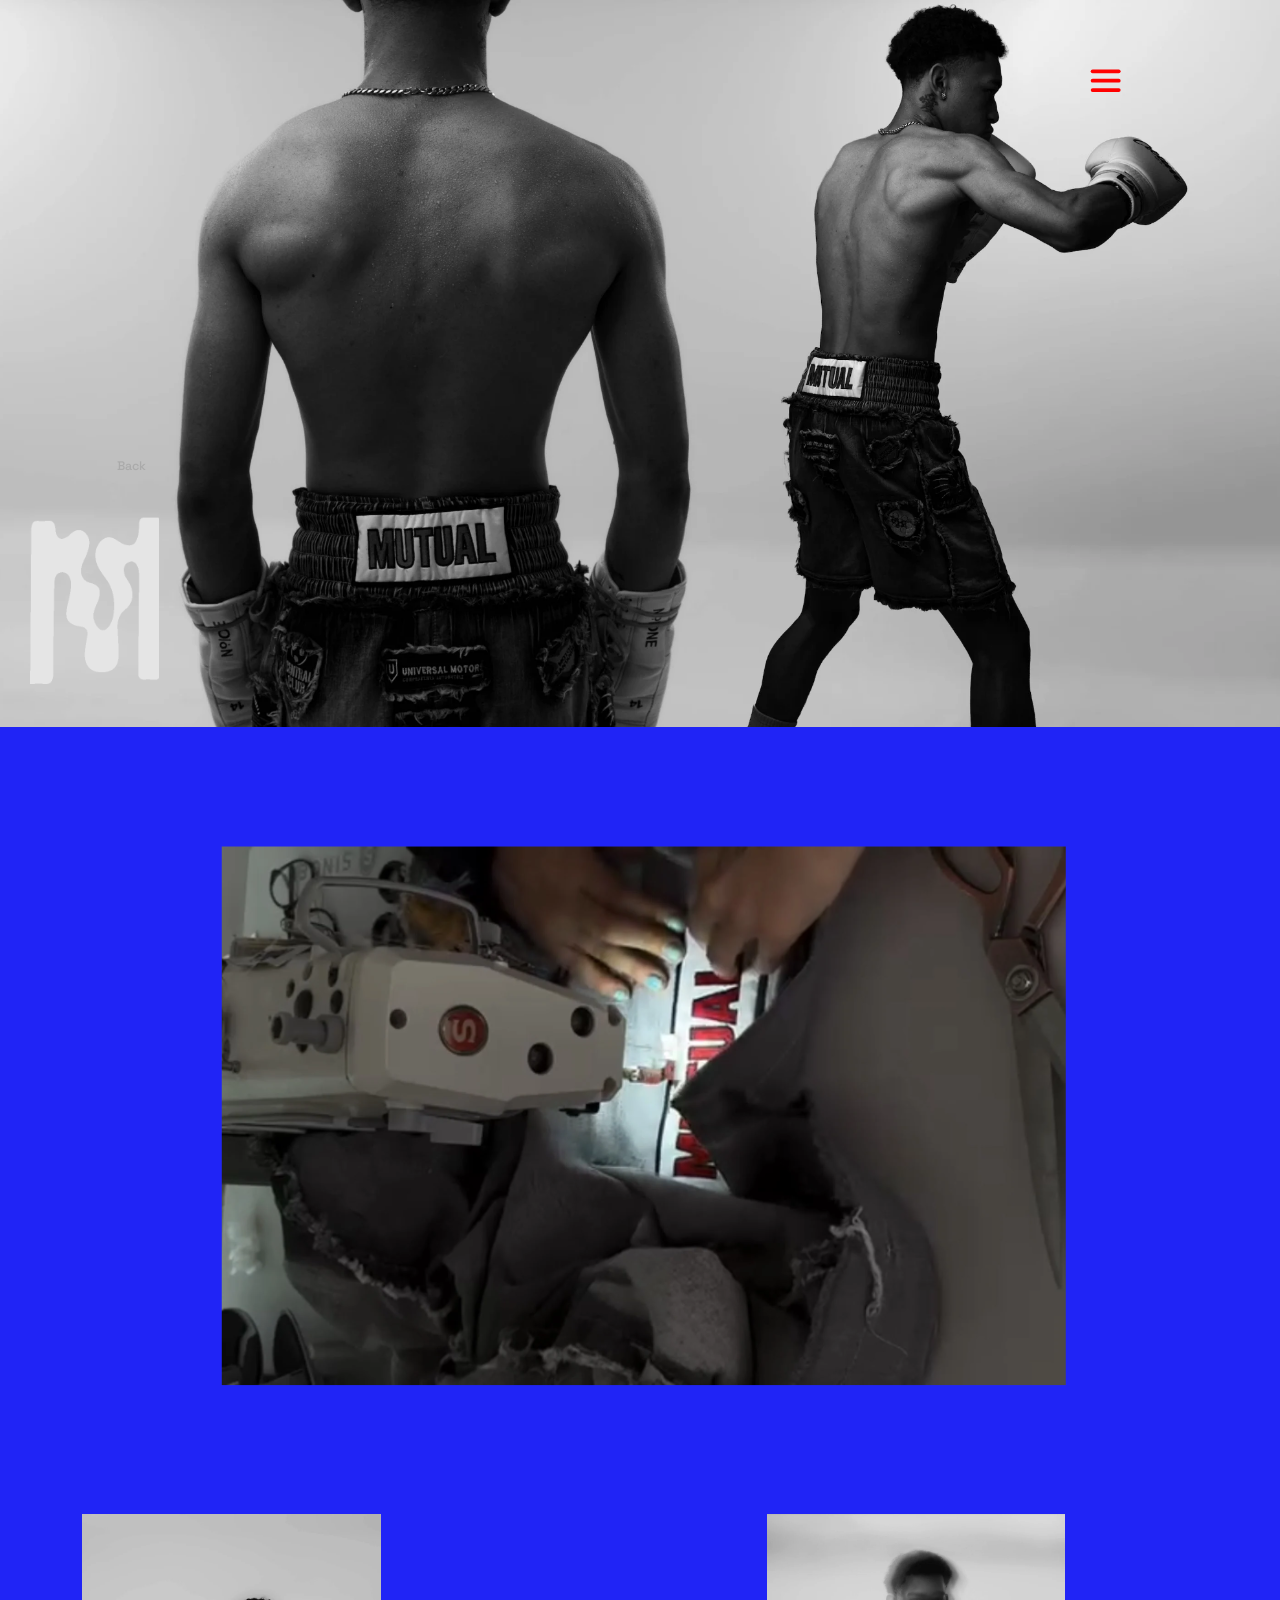
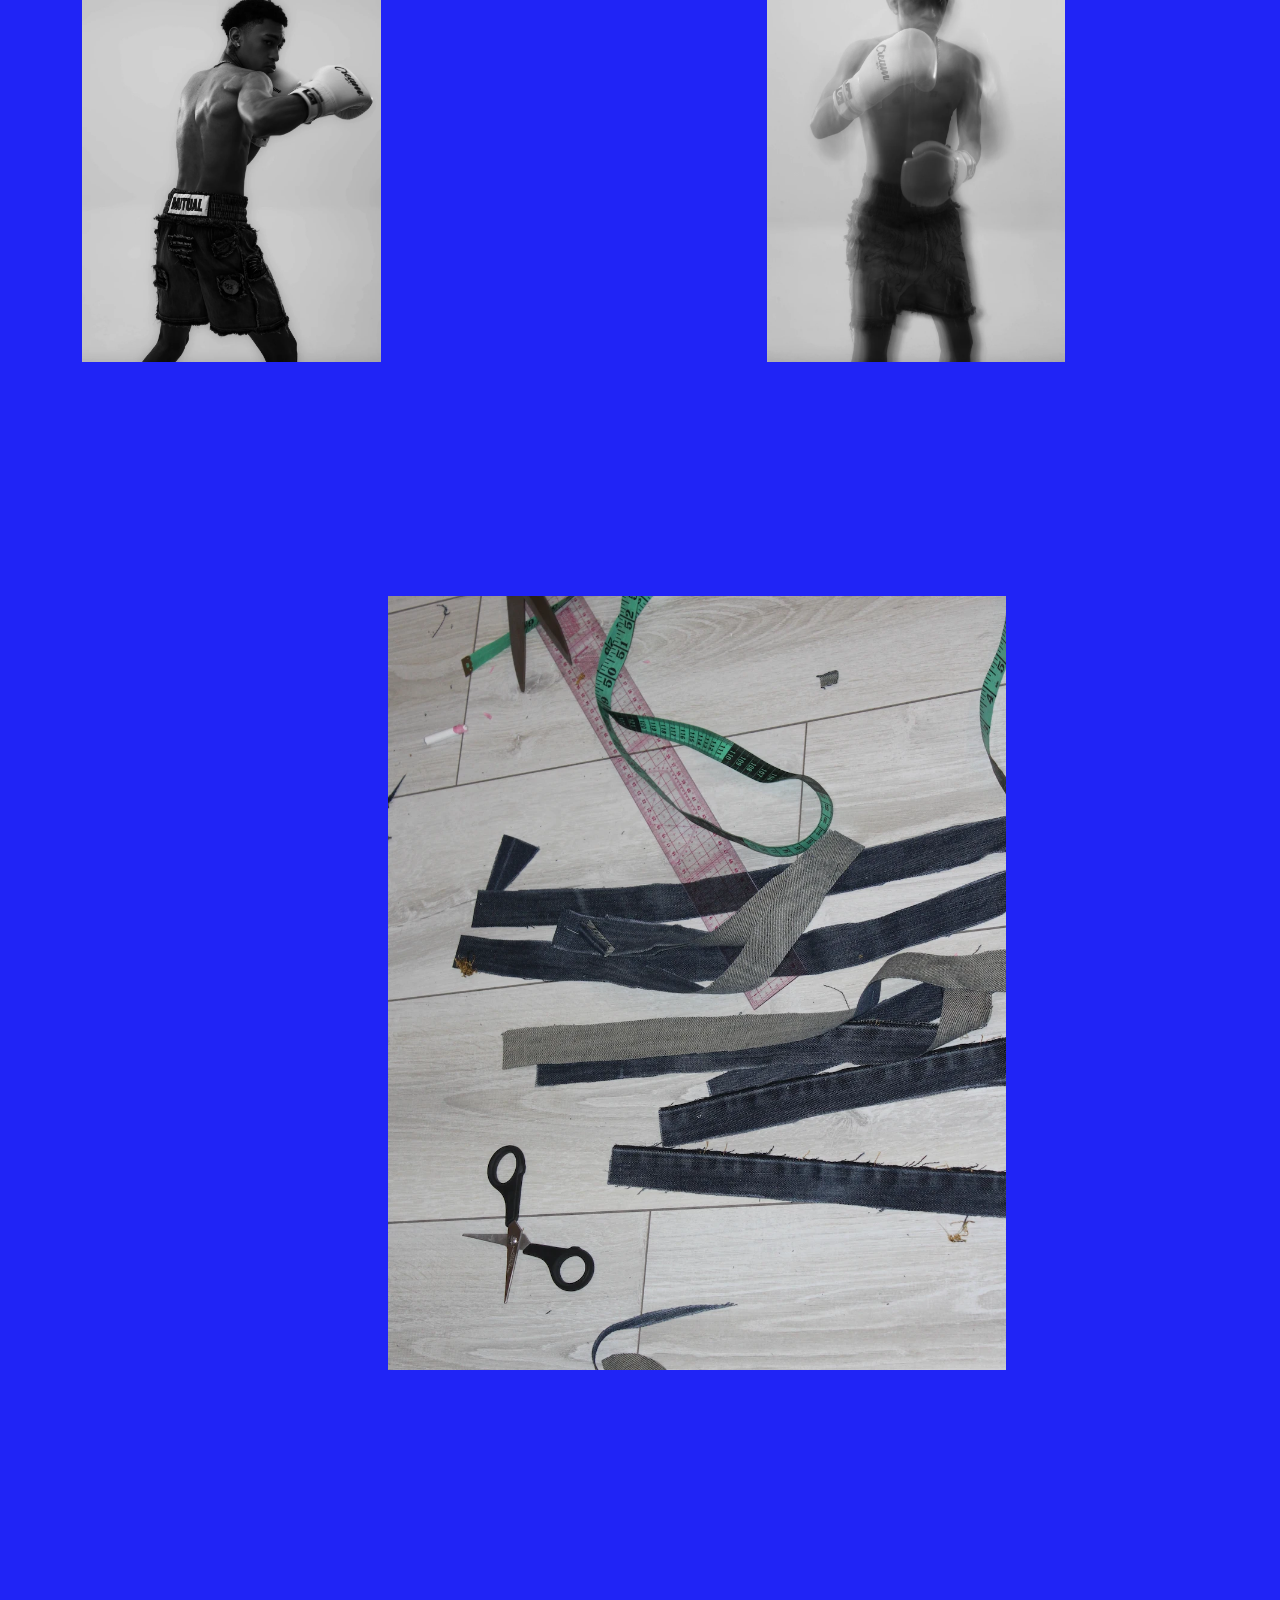
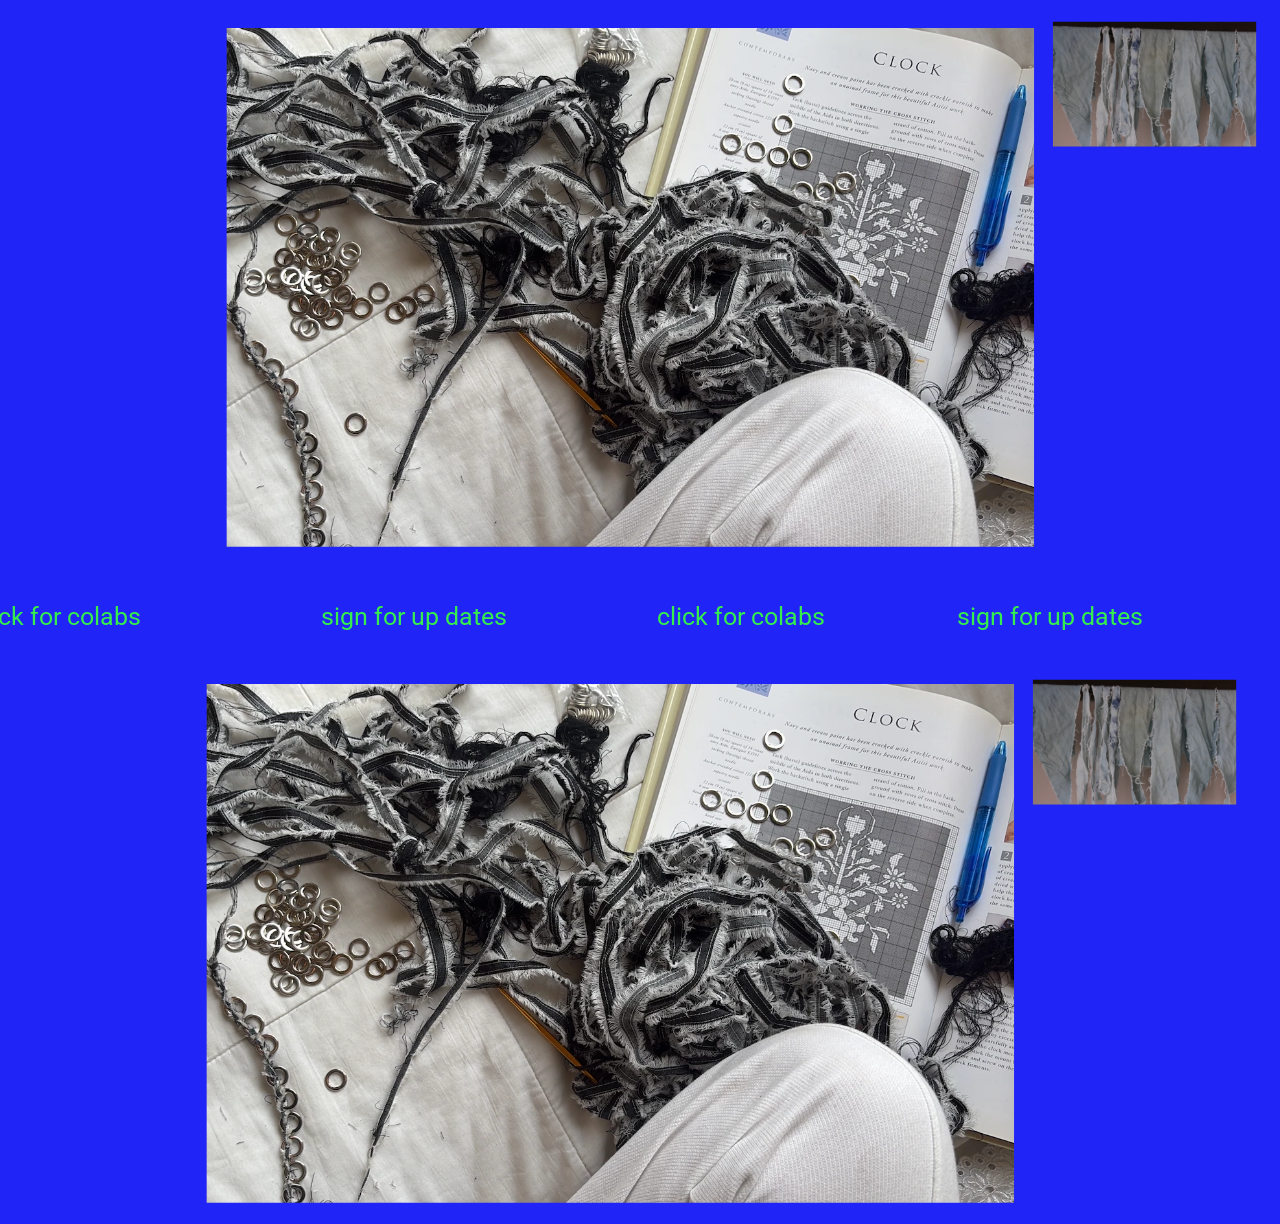
<file: sin-replica.html>
<!doctype html>
<html lang="es">
<head>
<meta charset="utf-8">
<meta name="viewport" content="width=device-width, initial-scale=1">
<title>Sin réplica — MUTUAL</title>
<meta name="description" content="MUTUAL — casa experimental y conceptual. Laboratorio de indumentaria. Piezas únicas hechas en Colombia.">
<meta property="og:title" content="Sin réplica — MUTUAL">
<meta property="og:description" content="MUTUAL — casa experimental y conceptual. Laboratorio de indumentaria. Piezas únicas hechas en Colombia.">
<meta property="og:type" content="website">
<meta name="theme-color" content="rgb(32,36,246)">
<link rel="icon" type="image/png" href="assets/favicon.png">
<link rel="preload" href="assets/fonts/didact-gothic-latin-400-normal.woff2" as="font" type="font/woff2" crossorigin>
<link rel="stylesheet" href="assets/site.css">
<script>(function(){function z(){var d=document.documentElement,w=d.clientWidth||innerWidth,p=w<768;d.classList.toggle('is-phone',p);d.style.setProperty('--z',Math.min(p?w/320:w/1028,3600/1028));}z();addEventListener('resize',z);})();</script>
</head>
<body style="background:rgb(32,36,246)" data-page="sin-replica">
<div class="lay desk" data-w="1028" style="--bg:rgb(32,36,246)"><div class="cv" style="width:1028px;height:3552.92px"><div class="pg" style="left:2px"><div class="w" data-w="18d76a0abe81" style="left:310px;top:1764px;width:496px;height:621px;z-index:301" data-anim="[{&quot;type&quot;:&quot;hover&quot;,&quot;steps&quot;:[{&quot;duration&quot;:0.2,&quot;delay&quot;:0,&quot;acceleration&quot;:&quot;ease-both&quot;,&quot;use_move&quot;:false,&quot;use_opacity&quot;:false,&quot;use_rotate&quot;:false,&quot;use_scale&quot;:false,&quot;from_opacity&quot;:0,&quot;from_scale&quot;:100,&quot;from_rotate&quot;:0,&quot;opacity&quot;:null,&quot;scale&quot;:90,&quot;rotate&quot;:null,&quot;dx&quot;:null,&quot;dy&quot;:null,&quot;loop&quot;:null,&quot;start_point&quot;:&quot;bottom&quot;}],&quot;trigger&quot;:[],&quot;once&quot;:false,&quot;reset&quot;:false}]"><div class="in pic" style="opacity:1"><img src="assets/img/d8892b48-632b.webp" alt="" style="width:496.00px;height:753.87px;left:0.00px;top:-66.43px" loading="lazy" decoding="async"></div></div><div class="w" data-w="8f2cd33cdb80" style="left:-8px;top:0px;width:1040px;height:584px;z-index:302"><div class="in pic" style="opacity:1"><img src="assets/img/3f6cd397-541b.webp" alt="" style="width:1040.00px;height:584.69px;left:0.00px;top:-0.34px" decoding="async"></div></div><div class="w" data-w="fe496294d621" style="left:22px;top:415px;width:104px;height:137px;z-index:303" data-anim="[{&quot;type&quot;:&quot;scroll&quot;,&quot;steps&quot;:[{&quot;duration&quot;:0.5,&quot;delay&quot;:0,&quot;acceleration&quot;:&quot;ease-both&quot;,&quot;use_move&quot;:false,&quot;use_opacity&quot;:true,&quot;use_rotate&quot;:false,&quot;use_scale&quot;:false,&quot;from_opacity&quot;:0,&quot;from_scale&quot;:100,&quot;from_rotate&quot;:0,&quot;opacity&quot;:100,&quot;scale&quot;:null,&quot;rotate&quot;:null,&quot;dx&quot;:null,&quot;dy&quot;:null,&quot;loop&quot;:null,&quot;start_point&quot;:&quot;bottom&quot;}],&quot;trigger&quot;:[],&quot;once&quot;:false,&quot;reset&quot;:false}]"><div class="in pic" style="opacity:1"><img src="assets/img/dc10f432-1e98.webp" alt="" style="width:401.46px;height:137.95px;left:0.00px;top:-0.32px" decoding="async"></div></div><div class="w" data-w="bd0d911fa7d3" style="left:694px;top:1733px;width:218px;height:327px;z-index:304" data-anim="[{&quot;type&quot;:&quot;hover&quot;,&quot;steps&quot;:[{&quot;duration&quot;:0.3,&quot;delay&quot;:0,&quot;acceleration&quot;:&quot;ease-both&quot;,&quot;use_move&quot;:false,&quot;use_opacity&quot;:true,&quot;use_rotate&quot;:false,&quot;use_scale&quot;:false,&quot;from_opacity&quot;:0,&quot;from_scale&quot;:100,&quot;from_rotate&quot;:0,&quot;opacity&quot;:100,&quot;scale&quot;:null,&quot;rotate&quot;:null,&quot;dx&quot;:null,&quot;dy&quot;:null,&quot;loop&quot;:null,&quot;start_point&quot;:&quot;bottom&quot;}],&quot;trigger&quot;:[],&quot;once&quot;:false,&quot;reset&quot;:false}]"><div class="in pic" style="opacity:1"><img src="assets/img/9ba69e0d-45f0.webp" alt="" style="width:218.00px;height:327.00px;left:0.00px;top:0.00px" loading="lazy" decoding="async"></div></div><div class="w" data-w="8ba5248dc77c" style="left:277px;top:1748px;width:217px;height:327px;z-index:305" data-anim="[{&quot;type&quot;:&quot;hover&quot;,&quot;steps&quot;:[{&quot;duration&quot;:0.2,&quot;delay&quot;:0,&quot;acceleration&quot;:&quot;ease-both&quot;,&quot;use_move&quot;:false,&quot;use_opacity&quot;:true,&quot;use_rotate&quot;:false,&quot;use_scale&quot;:false,&quot;from_opacity&quot;:0,&quot;from_scale&quot;:100,&quot;from_rotate&quot;:0,&quot;opacity&quot;:100,&quot;scale&quot;:null,&quot;rotate&quot;:null,&quot;dx&quot;:47,&quot;dy&quot;:8,&quot;loop&quot;:null,&quot;start_point&quot;:&quot;bottom&quot;}],&quot;trigger&quot;:[],&quot;once&quot;:false,&quot;reset&quot;:false}]"><div class="in pic" style="opacity:1"><img src="assets/img/be7a6ff0-8b46.webp" alt="" style="width:217.00px;height:327.63px;left:0.00px;top:-0.21px" loading="lazy" decoding="async"></div></div><div class="w" data-w="1017eb616406" style="left:58px;top:2149px;width:436px;height:287px;z-index:306" data-anim="[{&quot;type&quot;:&quot;hover&quot;,&quot;steps&quot;:[{&quot;duration&quot;:0.2,&quot;delay&quot;:0,&quot;acceleration&quot;:&quot;ease-both&quot;,&quot;use_move&quot;:false,&quot;use_opacity&quot;:true,&quot;use_rotate&quot;:false,&quot;use_scale&quot;:false,&quot;from_opacity&quot;:0,&quot;from_scale&quot;:100,&quot;from_rotate&quot;:0,&quot;opacity&quot;:100,&quot;scale&quot;:null,&quot;rotate&quot;:null,&quot;dx&quot;:null,&quot;dy&quot;:null,&quot;loop&quot;:null,&quot;start_point&quot;:&quot;bottom&quot;}],&quot;trigger&quot;:[],&quot;once&quot;:false,&quot;reset&quot;:false}]"><div class="in pic" style="opacity:1"><img src="assets/img/d8ad69c5-ac26.webp" alt="" style="width:436.00px;height:287.18px;left:0.00px;top:-0.18px" loading="lazy" decoding="async"></div></div><div class="w" data-w="9322ab0aee5c" style="left:625px;top:2109px;width:245px;height:327px;z-index:307" data-anim="[{&quot;type&quot;:&quot;hover&quot;,&quot;steps&quot;:[{&quot;duration&quot;:0.2,&quot;delay&quot;:0,&quot;acceleration&quot;:&quot;ease-both&quot;,&quot;use_move&quot;:false,&quot;use_opacity&quot;:true,&quot;use_rotate&quot;:false,&quot;use_scale&quot;:false,&quot;from_opacity&quot;:0,&quot;from_scale&quot;:100,&quot;from_rotate&quot;:0,&quot;opacity&quot;:100,&quot;scale&quot;:null,&quot;rotate&quot;:null,&quot;dx&quot;:null,&quot;dy&quot;:null,&quot;loop&quot;:null,&quot;start_point&quot;:&quot;bottom&quot;}],&quot;trigger&quot;:[],&quot;once&quot;:false,&quot;reset&quot;:false}]"><div class="in pic" style="opacity:1"><img src="assets/img/167aa97c-e28d.webp" alt="" style="width:245.00px;height:327.21px;left:0.00px;top:-0.21px" loading="lazy" decoding="async"></div></div><div class="w" data-w="9322ab0c97c0" style="left:71.93px;top:2483.07px;width:323px;height:502.85px;z-index:308" data-anim="[{&quot;type&quot;:&quot;scroll&quot;,&quot;steps&quot;:[{&quot;duration&quot;:0.5,&quot;delay&quot;:0,&quot;acceleration&quot;:&quot;ease-both&quot;,&quot;use_move&quot;:true,&quot;use_opacity&quot;:false,&quot;use_rotate&quot;:false,&quot;use_scale&quot;:true,&quot;from_opacity&quot;:0,&quot;from_scale&quot;:100,&quot;from_rotate&quot;:0,&quot;opacity&quot;:null,&quot;scale&quot;:129,&quot;rotate&quot;:null,&quot;dx&quot;:271,&quot;dy&quot;:66,&quot;loop&quot;:null,&quot;start_point&quot;:&quot;center&quot;}],&quot;trigger&quot;:[],&quot;once&quot;:false,&quot;reset&quot;:false}]"><div class="in pic" style="opacity:1;transform:rotate(-90deg)"><img src="assets/img/1b73357f-7062.webp" alt="" style="width:360.95px;height:636.84px;left:-16.96px;top:-133.99px" loading="lazy" decoding="async"></div></div><div class="w" data-w="79a85e50904b" style="left:494px;top:2572px;width:528px;height:324px;z-index:309" data-anim="[{&quot;type&quot;:&quot;scroll&quot;,&quot;steps&quot;:[{&quot;duration&quot;:0.2,&quot;delay&quot;:0,&quot;acceleration&quot;:&quot;ease-both&quot;,&quot;use_move&quot;:true,&quot;use_opacity&quot;:false,&quot;use_rotate&quot;:false,&quot;use_scale&quot;:true,&quot;from_opacity&quot;:0,&quot;from_scale&quot;:100,&quot;from_rotate&quot;:0,&quot;opacity&quot;:100,&quot;scale&quot;:31,&quot;rotate&quot;:null,&quot;dx&quot;:167,&quot;dy&quot;:-96,&quot;loop&quot;:null,&quot;start_point&quot;:&quot;center&quot;}],&quot;trigger&quot;:[],&quot;once&quot;:false,&quot;reset&quot;:false}]"><div class="in pic" style="opacity:1"><img src="assets/img/d8ad69c5-ac26.webp" alt="" style="width:528.00px;height:347.93px;left:0.00px;top:-11.85px" loading="lazy" decoding="async"></div></div><div class="w t" data-w="5bc4576fd85d" style="left:-298px;top:3055px;width:2072px;height:21px;z-index:310" data-anim="[{&quot;type&quot;:&quot;load&quot;,&quot;steps&quot;:[{&quot;duration&quot;:10,&quot;delay&quot;:0,&quot;acceleration&quot;:&quot;none&quot;,&quot;use_move&quot;:true,&quot;use_opacity&quot;:false,&quot;use_rotate&quot;:false,&quot;use_scale&quot;:false,&quot;from_opacity&quot;:0,&quot;from_scale&quot;:100,&quot;from_rotate&quot;:0,&quot;opacity&quot;:null,&quot;scale&quot;:null,&quot;rotate&quot;:null,&quot;dx&quot;:-1933,&quot;dy&quot;:0,&quot;loop&quot;:&quot;repeat&quot;,&quot;start_point&quot;:&quot;bottom&quot;}],&quot;trigger&quot;:[],&quot;once&quot;:false,&quot;reset&quot;:false}]"><div class="in"><div class="b" style="line-height:20px;min-height:20px;text-align:left;font-family:'Georgia', 'MGlyph', serif;font-size:14px;font-style:normal;font-weight:400;color:rgb(34,34,34)"><a href="https://www.instagram.com/mutu_al_/"><span style="font-family:'Roboto', 'MGlyph', sans-serif;font-size:20px;font-weight:400;font-style:normal;color:rgb(53,237,78)">sign for up dates</span></a><span style="font-family:'Roboto', 'MGlyph', sans-serif;font-size:20px;font-weight:400;font-style:normal;color:rgb(53,237,78)">                          </span><a href="https://wa.me/573204399096?text=Hola%20MUTUAL%2C%20me%20gustar%C3%ADa%20hacer%20una%20colaboraci%C3%B3n." target="_blank" rel="noopener"><span style="font-family:'Roboto', 'MGlyph', sans-serif;font-size:20px;font-weight:400;font-style:normal;color:rgb(53,237,78)">click for colabs</span></a><span style="font-family:'Roboto', 'MGlyph', sans-serif;font-size:20px;font-weight:400;font-style:normal;color:rgb(53,237,78)">  </span><span style="font-family:'Proto Sub', 'MGlyph', sans-serif;font-size:20px;font-weight:400;font-style:normal;color:rgb(53,237,78)">                            </span><a href="https://www.instagram.com/mutu_al_/"><span style="font-family:'Roboto', 'MGlyph', sans-serif;font-size:20px;font-weight:400;font-style:normal;color:rgb(53,237,78)">sign for up dates</span></a><span style="font-family:'Roboto', 'MGlyph', sans-serif;font-size:20px;font-weight:400;font-style:normal;color:rgb(53,237,78)">                         </span><a href="https://wa.me/573204399096?text=Hola%20MUTUAL%2C%20me%20gustar%C3%ADa%20hacer%20una%20colaboraci%C3%B3n." target="_blank" rel="noopener"><span style="font-family:'Roboto', 'MGlyph', sans-serif;font-size:20px;font-weight:400;font-style:normal;color:rgb(53,237,78)">click for colabs</span></a><span style="font-family:'Roboto', 'MGlyph', sans-serif;font-size:20px;font-weight:400;font-style:normal;color:rgb(53,237,78)">  </span><span style="font-family:'Proto Sub', 'MGlyph', sans-serif;font-size:20px;font-weight:400;font-style:normal;color:rgb(53,237,78)">                    </span><a href="https://www.instagram.com/mutu_al_/"><span style="font-family:'Roboto', 'MGlyph', sans-serif;font-size:20px;font-weight:400;font-style:normal;color:rgb(53,237,78)">sign for up dates</span></a><span style="font-family:'Roboto', 'MGlyph', sans-serif;font-size:20px;font-weight:400;font-style:normal;color:rgb(53,237,78)">                               </span><a href="https://wa.me/573204399096?text=Hola%20MUTUAL%2C%20me%20gustar%C3%ADa%20hacer%20una%20colaboraci%C3%B3n." target="_blank" rel="noopener"><span style="font-family:'Roboto', 'MGlyph', sans-serif;font-size:20px;font-weight:400;font-style:normal;color:rgb(53,237,78)">click for colabs</span></a><span style="font-family:'Roboto', 'MGlyph', sans-serif;font-size:20px;font-weight:400;font-style:normal;color:rgb(53,237,78)">  </span><span style="font-family:'Proto Sub', 'MGlyph', sans-serif;font-size:20px;font-weight:400;font-style:normal;color:rgb(53,237,78)">                       </span><a href="https://www.instagram.com/mutu_al_/"><span style="font-family:'Roboto', 'MGlyph', sans-serif;font-size:20px;font-weight:400;font-style:normal;color:rgb(53,237,78)">sign for up dates</span></a><span style="font-family:'Roboto', 'MGlyph', sans-serif;font-size:20px;font-weight:400;font-style:normal;color:rgb(53,237,78)">                                </span><a href="https://wa.me/573204399096?text=Hola%20MUTUAL%2C%20me%20gustar%C3%ADa%20hacer%20una%20colaboraci%C3%B3n." target="_blank" rel="noopener"><span style="font-family:'Roboto', 'MGlyph', sans-serif;font-size:20px;font-weight:400;font-style:normal;color:rgb(53,237,78)">click for colabs</span></a><span style="font-family:'Roboto', 'MGlyph', sans-serif;font-size:20px;font-weight:400;font-style:normal;color:rgb(53,237,78)"> </span><span style="font-family:'Proto Sub', 'MGlyph', sans-serif;font-size:20px;font-weight:400;font-style:normal;color:rgb(53,237,78)">                    </span></div></div></div><div class="w" data-w="84996bb6cbe8" style="left:55.93px;top:3010.07px;width:323px;height:502.85px;z-index:311" data-anim="[{&quot;type&quot;:&quot;scroll&quot;,&quot;steps&quot;:[{&quot;duration&quot;:0.5,&quot;delay&quot;:0,&quot;acceleration&quot;:&quot;ease-both&quot;,&quot;use_move&quot;:true,&quot;use_opacity&quot;:false,&quot;use_rotate&quot;:false,&quot;use_scale&quot;:true,&quot;from_opacity&quot;:0,&quot;from_scale&quot;:100,&quot;from_rotate&quot;:0,&quot;opacity&quot;:null,&quot;scale&quot;:129,&quot;rotate&quot;:null,&quot;dx&quot;:271,&quot;dy&quot;:66,&quot;loop&quot;:null,&quot;start_point&quot;:&quot;center&quot;}],&quot;trigger&quot;:[],&quot;once&quot;:false,&quot;reset&quot;:false}]"><div class="in pic" style="opacity:1;transform:rotate(-90deg)"><img src="assets/img/1b73357f-7062.webp" alt="" style="width:360.95px;height:636.84px;left:-16.96px;top:-133.99px" loading="lazy" decoding="async"></div></div><div class="w" data-w="4a87340491f7" style="left:478px;top:3100px;width:528px;height:324px;z-index:312" data-anim="[{&quot;type&quot;:&quot;scroll&quot;,&quot;steps&quot;:[{&quot;duration&quot;:0.2,&quot;delay&quot;:0,&quot;acceleration&quot;:&quot;ease-both&quot;,&quot;use_move&quot;:true,&quot;use_opacity&quot;:false,&quot;use_rotate&quot;:false,&quot;use_scale&quot;:true,&quot;from_opacity&quot;:0,&quot;from_scale&quot;:100,&quot;from_rotate&quot;:0,&quot;opacity&quot;:100,&quot;scale&quot;:31,&quot;rotate&quot;:null,&quot;dx&quot;:167,&quot;dy&quot;:-96,&quot;loop&quot;:null,&quot;start_point&quot;:&quot;center&quot;}],&quot;trigger&quot;:[],&quot;once&quot;:false,&quot;reset&quot;:false}]"><div class="in pic" style="opacity:1"><img src="assets/img/d8ad69c5-ac26.webp" alt="" style="width:528.00px;height:347.93px;left:0.00px;top:-11.85px" loading="lazy" decoding="async"></div></div><div class="w" data-w="159feb5d627c" style="left:64px;top:1216px;width:240.15px;height:360px;z-index:313"><div class="in pic" style="opacity:1"><img src="assets/img/e93831f3-4e79.webp" alt="" style="width:240.15px;height:360.00px;left:0.00px;top:0.00px" loading="lazy" decoding="async"></div></div><div class="w" data-w="1017eb668fe2" style="left:614px;top:1216px;width:239.55px;height:360px;z-index:314"><div class="in pic" style="opacity:1"><img src="assets/img/521d326d-17f3.webp" alt="" style="width:239.55px;height:360.00px;left:0.00px;top:0.00px" loading="lazy" decoding="async"></div></div><div class="w" data-w="eaed473d9d4b" style="left:298.26px;top:557.74px;width:433px;height:677.52px;z-index:315"><div class="in pic" style="opacity:1;transform:rotate(-90deg)"><img src="assets/img/a99ba02d-0883.webp" alt="" style="width:433.00px;height:756.10px;left:0.00px;top:-39.29px" decoding="async"></div></div><div class="w t fx" data-w="53ba06440ee6" style="position:fixed;left:94px;bottom:345.19px;width:31px;height:10px;z-index:316" data-anim="[{&quot;type&quot;:&quot;hover&quot;,&quot;steps&quot;:[{&quot;duration&quot;:0.5,&quot;delay&quot;:0,&quot;acceleration&quot;:&quot;ease-both&quot;,&quot;use_move&quot;:false,&quot;use_opacity&quot;:false,&quot;use_rotate&quot;:false,&quot;use_scale&quot;:false,&quot;from_opacity&quot;:0,&quot;from_scale&quot;:100,&quot;from_rotate&quot;:0,&quot;opacity&quot;:null,&quot;scale&quot;:null,&quot;rotate&quot;:45,&quot;dx&quot;:null,&quot;dy&quot;:null,&quot;loop&quot;:null,&quot;start_point&quot;:&quot;bottom&quot;}],&quot;trigger&quot;:[],&quot;once&quot;:false,&quot;reset&quot;:false}]"><div class="in"><div class="b" style="line-height:10px;min-height:10px;text-align:left;font-family:'Georgia', 'MGlyph', serif;font-size:14px;font-style:italic;font-weight:400;color:rgba(34,34,34,0.50)"><a href="index.html" class="ls-5a0d7a5a"><span style="font-family:'Proto Sub', 'MGlyph', sans-serif;font-size:10px;font-weight:400;font-style:normal;color:rgb(170,170,170);--sh:-3px -1px 4px rgb(53,237,78)" class="shf">Back </span></a></div></div></div><div class="w hs fx" data-w="c663c1878765" style="position:fixed;right:125px;top:50px;width:30px;height:30px;z-index:322"><button class="in pin" aria-label="Menú" style="--pc:rgb(255,0,0)"><svg viewBox="0 0 30 30" width="100%" height="100%"><rect x="3" y="6" width="24" height="3" rx="1.5"/><rect x="3" y="13.5" width="24" height="3" rx="1.5"/><rect x="3" y="21" width="24" height="3" rx="1.5"/></svg></button></div><div class="tip fxt" style="right:377.621875px;top:81.553125px;width:352px;height:371px;background:rgba(255,0,0,0.85);border-radius:19px;box-shadow:0 10px 40px rgba(0,0,0,.25);"><div class="w t menu" data-w="882a55afdfe8" style="left:0px;top:19.5px;width:352px;height:371px;z-index:1"><div class="in"><div class="b" style="line-height:21px;min-height:21px;text-align:center;padding-top:16px;padding-bottom:16px;padding-left:16px;padding-right:16px;font-family:'Georgia', 'MGlyph', serif;font-size:14px;font-style:italic;font-weight:400;color:rgba(34,34,34,0.50)"><a href="index.html" class="ls-49cf2f43"><span style="font-family:'League Gothic', 'MGlyph', sans-serif;font-size:21px;font-weight:400;font-style:normal;color:rgb(34,34,34)">MUTUAL</span></a></div><div class="b" style="line-height:21px;min-height:21px;text-align:center;padding-top:16px;padding-bottom:16px;padding-left:16px;padding-right:16px;font-family:'Georgia', 'MGlyph', serif;font-size:14px;font-style:italic;font-weight:400;color:rgba(34,34,34,0.50)"><a href="ecosistema.html"><span style="font-family:'League Gothic', 'MGlyph', sans-serif;font-size:21px;font-weight:400;font-style:normal;color:rgb(34,34,34)">ECOSISTEMA</span></a></div><div class="b" style="line-height:21px;min-height:21px;text-align:center;padding-top:16px;padding-bottom:16px;padding-left:16px;padding-right:16px;font-family:'Georgia', 'MGlyph', serif;font-size:14px;font-style:italic;font-weight:400;color:rgba(34,34,34,0.50)"><a href="piezas.html" class="ls-49cf2f43"><span style="font-family:'League Gothic', 'MGlyph', sans-serif;font-size:21px;font-weight:400;font-style:normal;color:rgb(34,34,34)">PIEZAS</span></a></div><div class="b" style="line-height:21px;min-height:21px;text-align:center;padding-top:16px;padding-bottom:16px;padding-left:16px;padding-right:16px;font-family:'Georgia', 'MGlyph', serif;font-size:14px;font-style:italic;font-weight:400;color:rgba(34,34,34,0.50)"><a href="archivo.html" class="ls-49cf2f43"><span style="font-family:'League Gothic', 'MGlyph', sans-serif;font-size:21px;font-weight:400;font-style:normal;color:rgb(34,34,34)">ARCHIVO</span></a></div><div class="b" style="line-height:21px;min-height:21px;text-align:center;padding-top:16px;padding-bottom:16px;padding-left:16px;padding-right:16px;font-family:'Georgia', 'MGlyph', serif;font-size:14px;font-style:italic;font-weight:400;color:rgba(34,34,34,0.50)"><a href="procesos.html" class="ls-49cf2f43"><span style="font-family:'League Gothic', 'MGlyph', sans-serif;font-size:21px;font-weight:400;font-style:normal;color:rgb(34,34,34)">PROCESOS</span></a></div><div class="b" style="line-height:21px;min-height:21px;text-align:center;padding-top:16px;padding-bottom:16px;padding-left:16px;padding-right:16px;font-family:'Georgia', 'MGlyph', serif;font-size:14px;font-style:italic;font-weight:400;color:rgba(34,34,34,0.50)"><a href="index.html" class="ls-49cf2f43"><span style="font-family:'League Gothic', 'MGlyph', sans-serif;font-size:21px;font-weight:400;font-style:normal;color:rgb(34,34,34)">SIN REPLICA</span></a></div></div></div></div></div></div></div><div class="lay phone" data-w="320" style="--bg:rgb(32,36,246)"><div class="cv" style="width:320px;height:2711.1400000000003px"><div class="pg" style="left:0px"><div class="w" data-w="18d76a0abe81" style="left:24px;top:1663px;width:237px;height:297px;z-index:301" data-anim="[{&quot;type&quot;:&quot;hover&quot;,&quot;steps&quot;:[{&quot;duration&quot;:0.2,&quot;delay&quot;:0,&quot;acceleration&quot;:&quot;ease-both&quot;,&quot;use_move&quot;:false,&quot;use_opacity&quot;:false,&quot;use_rotate&quot;:false,&quot;use_scale&quot;:false,&quot;from_opacity&quot;:0,&quot;from_scale&quot;:100,&quot;from_rotate&quot;:0,&quot;opacity&quot;:null,&quot;scale&quot;:90,&quot;rotate&quot;:null,&quot;dx&quot;:null,&quot;dy&quot;:null,&quot;loop&quot;:null,&quot;start_point&quot;:&quot;bottom&quot;}],&quot;trigger&quot;:[],&quot;once&quot;:false,&quot;reset&quot;:false}]"><div class="in pic" style="opacity:1"><img src="assets/img/d8892b48-632b.webp" alt="" style="width:237.00px;height:360.54px;left:0.00px;top:-31.77px" loading="lazy" decoding="async"></div></div><div class="w" data-w="8f2cd33cdb80" style="left:0px;top:0px;width:320px;height:274px;z-index:302"><div class="in pic" style="opacity:1"><img src="assets/img/3f6cd397-541b.webp" alt="" style="width:488.08px;height:274.32px;left:-80.00px;top:0.00px" decoding="async"></div></div><div class="w" data-w="fe496294d621" style="left:104px;top:352px;width:104px;height:137px;z-index:303" data-anim="[{&quot;type&quot;:&quot;scroll&quot;,&quot;steps&quot;:[{&quot;duration&quot;:0.5,&quot;delay&quot;:0,&quot;acceleration&quot;:&quot;ease-both&quot;,&quot;use_move&quot;:false,&quot;use_opacity&quot;:true,&quot;use_rotate&quot;:false,&quot;use_scale&quot;:false,&quot;from_opacity&quot;:0,&quot;from_scale&quot;:100,&quot;from_rotate&quot;:0,&quot;opacity&quot;:100,&quot;scale&quot;:null,&quot;rotate&quot;:null,&quot;dx&quot;:null,&quot;dy&quot;:null,&quot;loop&quot;:null,&quot;start_point&quot;:&quot;bottom&quot;}],&quot;trigger&quot;:[],&quot;once&quot;:false,&quot;reset&quot;:false}]"><div class="in pic" style="opacity:1"><img src="assets/img/dc10f432-1e98.webp" alt="" style="width:401.46px;height:137.95px;left:0.00px;top:-0.32px" decoding="async"></div></div><div class="w" data-w="bd0d911fa7d3" style="left:208px;top:1648px;width:104px;height:156px;z-index:304" data-anim="[{&quot;type&quot;:&quot;hover&quot;,&quot;steps&quot;:[{&quot;duration&quot;:0.3,&quot;delay&quot;:0,&quot;acceleration&quot;:&quot;ease-both&quot;,&quot;use_move&quot;:false,&quot;use_opacity&quot;:true,&quot;use_rotate&quot;:false,&quot;use_scale&quot;:false,&quot;from_opacity&quot;:0,&quot;from_scale&quot;:100,&quot;from_rotate&quot;:0,&quot;opacity&quot;:100,&quot;scale&quot;:null,&quot;rotate&quot;:null,&quot;dx&quot;:null,&quot;dy&quot;:null,&quot;loop&quot;:null,&quot;start_point&quot;:&quot;bottom&quot;}],&quot;trigger&quot;:[],&quot;once&quot;:false,&quot;reset&quot;:false}]"><div class="in pic" style="opacity:1"><img src="assets/img/9ba69e0d-45f0.webp" alt="" style="width:104.00px;height:156.00px;left:0.00px;top:0.00px" loading="lazy" decoding="async"></div></div><div class="w" data-w="8ba5248dc77c" style="left:8px;top:1655px;width:103px;height:156px;z-index:305" data-anim="[{&quot;type&quot;:&quot;hover&quot;,&quot;steps&quot;:[{&quot;duration&quot;:0.2,&quot;delay&quot;:0,&quot;acceleration&quot;:&quot;ease-both&quot;,&quot;use_move&quot;:false,&quot;use_opacity&quot;:true,&quot;use_rotate&quot;:false,&quot;use_scale&quot;:false,&quot;from_opacity&quot;:0,&quot;from_scale&quot;:100,&quot;from_rotate&quot;:0,&quot;opacity&quot;:100,&quot;scale&quot;:null,&quot;rotate&quot;:null,&quot;dx&quot;:47,&quot;dy&quot;:8,&quot;loop&quot;:null,&quot;start_point&quot;:&quot;bottom&quot;}],&quot;trigger&quot;:[],&quot;once&quot;:false,&quot;reset&quot;:false}]"><div class="in pic" style="opacity:1"><img src="assets/img/be7a6ff0-8b46.webp" alt="" style="width:103.30px;height:156.00px;left:-0.20px;top:0.00px" loading="lazy" decoding="async"></div></div><div class="w" data-w="1017eb616406" style="left:0px;top:1960px;width:320px;height:210px;z-index:306" data-anim="[{&quot;type&quot;:&quot;hover&quot;,&quot;steps&quot;:[{&quot;duration&quot;:0.2,&quot;delay&quot;:0,&quot;acceleration&quot;:&quot;ease-both&quot;,&quot;use_move&quot;:false,&quot;use_opacity&quot;:true,&quot;use_rotate&quot;:false,&quot;use_scale&quot;:false,&quot;from_opacity&quot;:0,&quot;from_scale&quot;:100,&quot;from_rotate&quot;:0,&quot;opacity&quot;:100,&quot;scale&quot;:null,&quot;rotate&quot;:null,&quot;dx&quot;:null,&quot;dy&quot;:null,&quot;loop&quot;:null,&quot;start_point&quot;:&quot;bottom&quot;}],&quot;trigger&quot;:[],&quot;once&quot;:false,&quot;reset&quot;:false}]"><div class="in pic" style="opacity:1"><img src="assets/img/d8ad69c5-ac26.webp" alt="" style="width:320.00px;height:210.81px;left:0.00px;top:-0.41px" loading="lazy" decoding="async"></div></div><div class="w" data-w="9322ab0aee5c" style="left:174px;top:1828px;width:117px;height:156px;z-index:307" data-anim="[{&quot;type&quot;:&quot;hover&quot;,&quot;steps&quot;:[{&quot;duration&quot;:0.2,&quot;delay&quot;:0,&quot;acceleration&quot;:&quot;ease-both&quot;,&quot;use_move&quot;:false,&quot;use_opacity&quot;:true,&quot;use_rotate&quot;:false,&quot;use_scale&quot;:false,&quot;from_opacity&quot;:0,&quot;from_scale&quot;:100,&quot;from_rotate&quot;:0,&quot;opacity&quot;:100,&quot;scale&quot;:null,&quot;rotate&quot;:null,&quot;dx&quot;:null,&quot;dy&quot;:null,&quot;loop&quot;:null,&quot;start_point&quot;:&quot;bottom&quot;}],&quot;trigger&quot;:[],&quot;once&quot;:false,&quot;reset&quot;:false}]"><div class="in pic" style="opacity:1"><img src="assets/img/167aa97c-e28d.webp" alt="" style="width:117.00px;height:156.30px;left:0.00px;top:-0.10px" loading="lazy" decoding="async"></div></div><div class="w" data-w="9322ab0c97c0" style="left:58.14px;top:2350.86px;width:206px;height:320.28px;z-index:308" data-anim="[{&quot;type&quot;:&quot;scroll&quot;,&quot;steps&quot;:[{&quot;duration&quot;:0.5,&quot;delay&quot;:0,&quot;acceleration&quot;:&quot;ease-both&quot;,&quot;use_move&quot;:true,&quot;use_opacity&quot;:false,&quot;use_rotate&quot;:false,&quot;use_scale&quot;:true,&quot;from_opacity&quot;:0,&quot;from_scale&quot;:100,&quot;from_rotate&quot;:0,&quot;opacity&quot;:null,&quot;scale&quot;:129,&quot;rotate&quot;:null,&quot;dx&quot;:271,&quot;dy&quot;:66,&quot;loop&quot;:null,&quot;start_point&quot;:&quot;center&quot;}],&quot;trigger&quot;:[],&quot;once&quot;:false,&quot;reset&quot;:false}]"><div class="in pic" style="opacity:1;transform:rotate(-90deg)"><img src="assets/img/1b73357f-7062.webp" alt="" style="width:229.92px;height:405.62px;left:-10.54px;top:-85.34px" loading="lazy" decoding="async"></div></div><div class="w" data-w="79a85e50904b" style="left:0px;top:2192px;width:321px;height:197px;z-index:309" data-anim="[{&quot;type&quot;:&quot;scroll&quot;,&quot;steps&quot;:[{&quot;duration&quot;:0.2,&quot;delay&quot;:0,&quot;acceleration&quot;:&quot;ease-both&quot;,&quot;use_move&quot;:true,&quot;use_opacity&quot;:false,&quot;use_rotate&quot;:false,&quot;use_scale&quot;:true,&quot;from_opacity&quot;:0,&quot;from_scale&quot;:100,&quot;from_rotate&quot;:0,&quot;opacity&quot;:100,&quot;scale&quot;:31,&quot;rotate&quot;:null,&quot;dx&quot;:167,&quot;dy&quot;:-96,&quot;loop&quot;:null,&quot;start_point&quot;:&quot;center&quot;}],&quot;trigger&quot;:[],&quot;once&quot;:false,&quot;reset&quot;:false}]"><div class="in pic" style="opacity:1"><img src="assets/img/d8ad69c5-ac26.webp" alt="" style="width:321.00px;height:211.40px;left:0.00px;top:-7.20px" loading="lazy" decoding="async"></div></div><div class="w t" data-w="5bc4576fd85d" style="left:-1040px;top:319.67px;width:2150px;height:13px;z-index:315" data-anim="[{&quot;type&quot;:&quot;load&quot;,&quot;steps&quot;:[{&quot;duration&quot;:3.8,&quot;delay&quot;:0,&quot;acceleration&quot;:&quot;none&quot;,&quot;use_move&quot;:true,&quot;use_opacity&quot;:false,&quot;use_rotate&quot;:false,&quot;use_scale&quot;:false,&quot;from_opacity&quot;:0,&quot;from_scale&quot;:100,&quot;from_rotate&quot;:0,&quot;opacity&quot;:null,&quot;scale&quot;:null,&quot;rotate&quot;:null,&quot;dx&quot;:-803,&quot;dy&quot;:0,&quot;loop&quot;:&quot;repeat&quot;,&quot;start_point&quot;:&quot;bottom&quot;}],&quot;trigger&quot;:[],&quot;once&quot;:false,&quot;reset&quot;:false}]"><div class="in"><div class="b" style="line-height:13px;min-height:13px;text-align:left;font-family:'Georgia', 'MGlyph', serif;font-size:14px;font-style:normal;font-weight:400;color:rgb(34,34,34)"><a href="https://www.instagram.com/mutu_al_/"><span style="font-family:'Proto Sub', 'MGlyph', sans-serif;font-size:13px;font-weight:400;font-style:normal;color:rgb(255,0,0)">sign for up dates</span></a><span style="font-family:'Proto Sub', 'MGlyph', sans-serif;font-size:13px;font-weight:400;font-style:normal;color:rgb(255,0,0)">                          click for colabs                              </span><a href="https://www.instagram.com/mutu_al_/"><span style="font-family:'Proto Sub', 'MGlyph', sans-serif;font-size:13px;font-weight:400;font-style:normal;color:rgb(255,0,0)">sign for up dates</span></a><span style="font-family:'Proto Sub', 'MGlyph', sans-serif;font-size:13px;font-weight:400;font-style:normal;color:rgb(255,0,0)">                         click for colabs                      </span><a href="https://www.instagram.com/mutu_al_/"><span style="font-family:'Proto Sub', 'MGlyph', sans-serif;font-size:13px;font-weight:400;font-style:normal;color:rgb(255,0,0)">sign for up dates</span></a><span style="font-family:'Proto Sub', 'MGlyph', sans-serif;font-size:13px;font-weight:400;font-style:normal;color:rgb(255,0,0)">                               click for colabs                         </span><a href="https://www.instagram.com/mutu_al_/"><span style="font-family:'Proto Sub', 'MGlyph', sans-serif;font-size:13px;font-weight:400;font-style:normal;color:rgb(255,0,0)">sign for up dates</span></a><span style="font-family:'Proto Sub', 'MGlyph', sans-serif;font-size:13px;font-weight:400;font-style:normal;color:rgb(255,0,0)">                                click for colabs                     </span></div></div></div><div class="w" data-w="159feb5d627c" style="left:40px;top:1224px;width:240.15px;height:360px;z-index:312"><div class="in pic" style="opacity:1"><img src="assets/img/e93831f3-4e79.webp" alt="" style="width:240.15px;height:360.00px;left:0.00px;top:0.00px" loading="lazy" decoding="async"></div></div><div class="w" data-w="1017eb668fe2" style="left:40px;top:824px;width:239.55px;height:360px;z-index:313"><div class="in pic" style="opacity:1"><img src="assets/img/521d326d-17f3.webp" alt="" style="width:239.55px;height:360.00px;left:0.00px;top:0.00px" decoding="async"></div></div><div class="w" data-w="eaed473d9d4b" style="left:40px;top:464px;width:240px;height:320px;z-index:314"><div class="in pic" style="opacity:1;transform:rotate(-90deg)"><img src="assets/img/a99ba02d-0883.webp" alt="" style="width:240.00px;height:419.13px;left:0.00px;top:-49.47px" decoding="async"></div></div><div class="w t fx" data-w="53ba06440ee6" style="position:fixed;left:8px;bottom:498px;width:31px;height:10px;z-index:316" data-anim="[{&quot;type&quot;:&quot;hover&quot;,&quot;steps&quot;:[{&quot;duration&quot;:0.5,&quot;delay&quot;:0,&quot;acceleration&quot;:&quot;ease-both&quot;,&quot;use_move&quot;:false,&quot;use_opacity&quot;:false,&quot;use_rotate&quot;:false,&quot;use_scale&quot;:false,&quot;from_opacity&quot;:0,&quot;from_scale&quot;:100,&quot;from_rotate&quot;:0,&quot;opacity&quot;:null,&quot;scale&quot;:null,&quot;rotate&quot;:45,&quot;dx&quot;:null,&quot;dy&quot;:null,&quot;loop&quot;:null,&quot;start_point&quot;:&quot;bottom&quot;}],&quot;trigger&quot;:[],&quot;once&quot;:false,&quot;reset&quot;:false}]"><div class="in"><div class="b" style="line-height:10px;min-height:10px;text-align:left;font-family:'Georgia', 'MGlyph', serif;font-size:14px;font-style:italic;font-weight:400;color:rgba(34,34,34,0.50)"><a href="index.html" class="ls-5a0d7a5a"><span style="font-family:'Proto Sub', 'MGlyph', sans-serif;font-size:10px;font-weight:400;font-style:normal;color:rgb(170,170,170);--sh:-3px -1px 4px rgb(53,237,78)" class="shf">Back </span></a></div></div></div><div class="w hs fx" data-w="c663c1878765" style="position:fixed;right:24px;top:7px;width:16px;height:40px;z-index:322"><button class="in pin" aria-label="Menú" style="--pc:rgb(255,0,0)"><svg viewBox="0 0 30 30" width="100%" height="100%"><rect x="3" y="6" width="24" height="3" rx="1.5"/><rect x="3" y="13.5" width="24" height="3" rx="1.5"/><rect x="3" y="21" width="24" height="3" rx="1.5"/></svg></button></div><div class="tip fxt" style="right:48px;top:133px;width:232px;height:371px;background:rgba(255,0,0,0.85);border-radius:19px;box-shadow:0 10px 40px rgba(0,0,0,.25);"><div class="w t menu" data-w="882a55afdfe8" style="left:0px;top:19.5px;width:232px;height:371px;z-index:1"><div class="in"><div class="b" style="line-height:21px;min-height:21px;text-align:center;padding-top:16px;padding-bottom:16px;padding-left:16px;padding-right:16px;font-family:'Georgia', 'MGlyph', serif;font-size:14px;font-style:italic;font-weight:400;color:rgba(34,34,34,0.50)"><a href="index.html" class="ls-49cf2f43"><span style="font-family:'League Gothic', 'MGlyph', sans-serif;font-size:21px;font-weight:400;font-style:normal;color:rgb(34,34,34)">MUTUAL</span></a></div><div class="b" style="line-height:21px;min-height:21px;text-align:center;padding-top:16px;padding-bottom:16px;padding-left:16px;padding-right:16px;font-family:'Georgia', 'MGlyph', serif;font-size:14px;font-style:italic;font-weight:400;color:rgba(34,34,34,0.50)"><a href="ecosistema.html" class="ls-49cf2f43"><span style="font-family:'League Gothic', 'MGlyph', sans-serif;font-size:21px;font-weight:400;font-style:normal;color:rgb(34,34,34)">ECOSISTEMA</span></a></div><div class="b" style="line-height:21px;min-height:21px;text-align:center;padding-top:16px;padding-bottom:16px;padding-left:16px;padding-right:16px;font-family:'Georgia', 'MGlyph', serif;font-size:14px;font-style:italic;font-weight:400;color:rgba(34,34,34,0.50)"><a href="piezas.html" class="ls-49cf2f43"><span style="font-family:'League Gothic', 'MGlyph', sans-serif;font-size:21px;font-weight:400;font-style:normal;color:rgb(34,34,34)">PIEZAS</span></a></div><div class="b" style="line-height:21px;min-height:21px;text-align:center;padding-top:16px;padding-bottom:16px;padding-left:16px;padding-right:16px;font-family:'Georgia', 'MGlyph', serif;font-size:14px;font-style:italic;font-weight:400;color:rgba(34,34,34,0.50)"><a href="archivo.html" class="ls-49cf2f43"><span style="font-family:'League Gothic', 'MGlyph', sans-serif;font-size:21px;font-weight:400;font-style:normal;color:rgb(34,34,34)">ARCHIVO</span></a></div><div class="b" style="line-height:21px;min-height:21px;text-align:center;padding-top:16px;padding-bottom:16px;padding-left:16px;padding-right:16px;font-family:'Georgia', 'MGlyph', serif;font-size:14px;font-style:italic;font-weight:400;color:rgba(34,34,34,0.50)"><a href="procesos.html" class="ls-49cf2f43"><span style="font-family:'League Gothic', 'MGlyph', sans-serif;font-size:21px;font-weight:400;font-style:normal;color:rgb(34,34,34)">PROCESOS</span></a></div><div class="b" style="line-height:21px;min-height:21px;text-align:center;padding-top:16px;padding-bottom:16px;padding-left:16px;padding-right:16px;font-family:'Georgia', 'MGlyph', serif;font-size:14px;font-style:italic;font-weight:400;color:rgba(34,34,34,0.50)"><a href="index.html" class="ls-49cf2f43"><span style="font-family:'League Gothic', 'MGlyph', sans-serif;font-size:21px;font-weight:400;font-style:normal;color:rgb(34,34,34)">SIN REPLICA</span></a></div></div></div></div></div></div></div>
<script src="assets/site.js" defer></script>
</body>
</html>
</file>
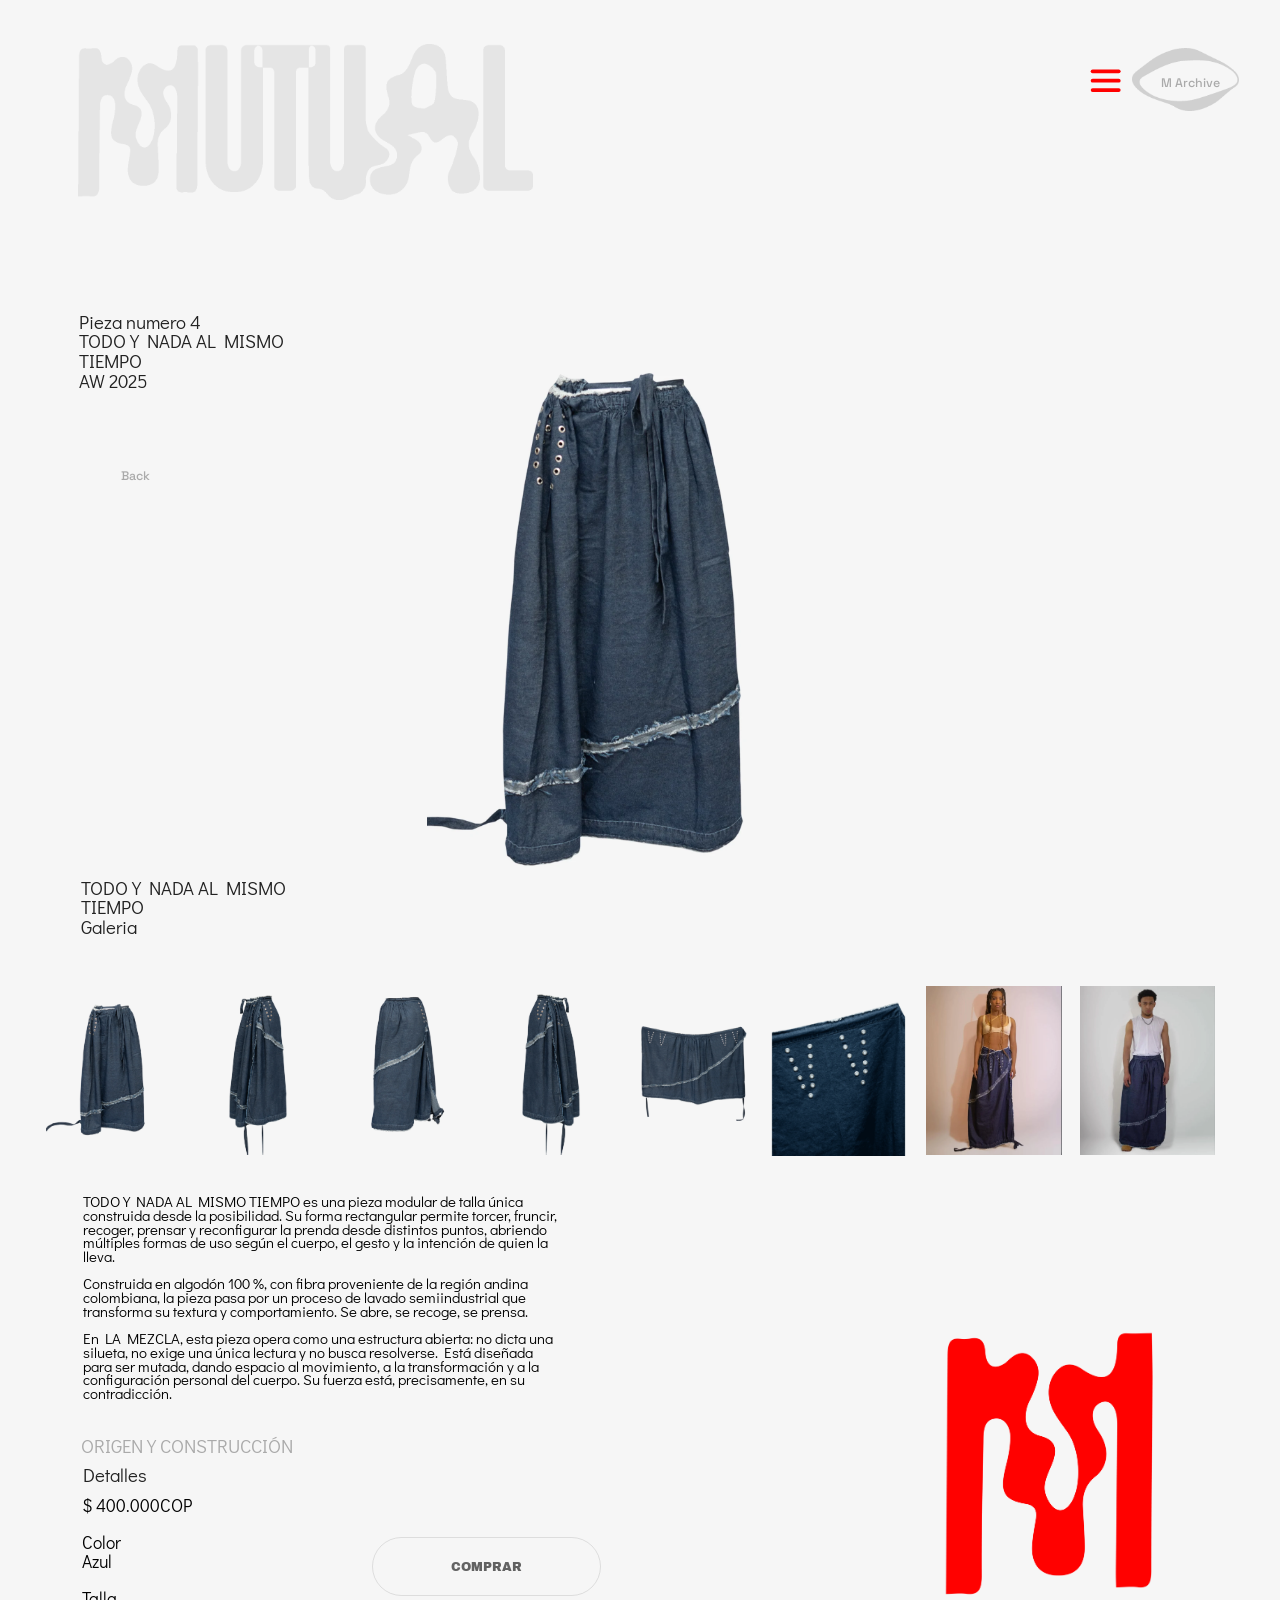
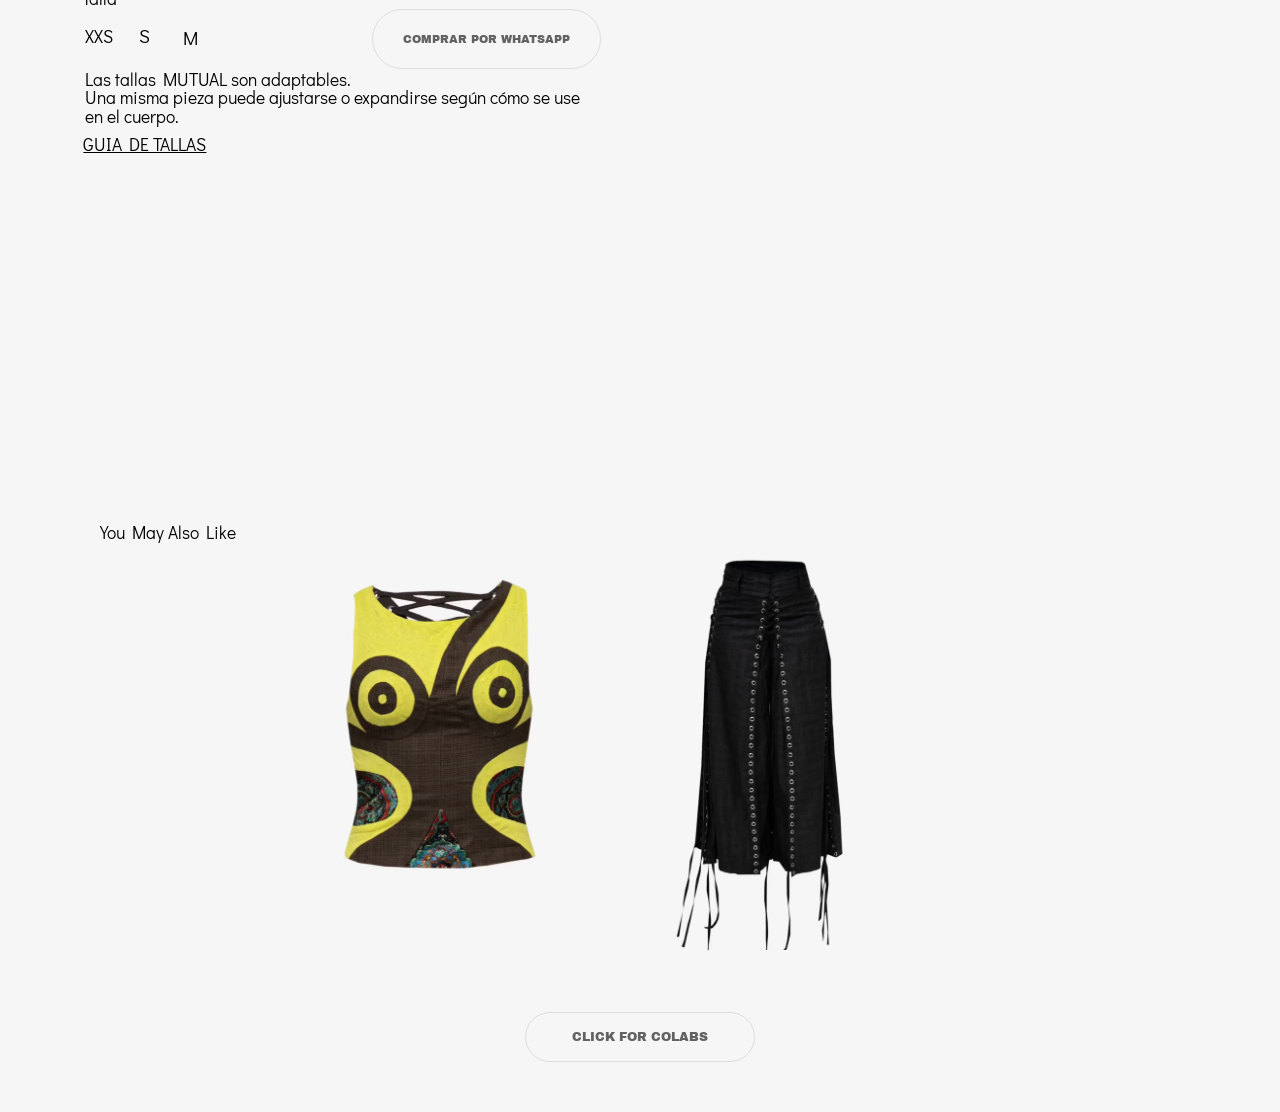
<file: todo-y-nada-al-mismo-tiempo.html>
<!doctype html>
<html lang="es">
<head>
<meta charset="utf-8">
<meta name="viewport" content="width=device-width, initial-scale=1">
<title>Todo y nada al mismo tiempo — MUTUAL</title>
<meta name="description" content="MUTUAL — casa experimental y conceptual. Laboratorio de indumentaria. Piezas únicas hechas en Colombia.">
<meta property="og:title" content="Todo y nada al mismo tiempo — MUTUAL">
<meta property="og:description" content="MUTUAL — casa experimental y conceptual. Laboratorio de indumentaria. Piezas únicas hechas en Colombia.">
<meta property="og:type" content="website">
<meta name="theme-color" content="rgb(246,246,246)">
<link rel="icon" type="image/png" href="assets/favicon.png">
<link rel="preload" href="assets/fonts/didact-gothic-latin-400-normal.woff2" as="font" type="font/woff2" crossorigin>
<link rel="stylesheet" href="assets/site.css">
<script>(function(){function z(){var d=document.documentElement,w=d.clientWidth||innerWidth,p=w<768;d.classList.toggle('is-phone',p);d.style.setProperty('--z',Math.min(p?w/320:w/1028,3600/1028));}z();addEventListener('resize',z);})();</script>
</head>
<body style="background:rgb(246,246,246)" data-page="todo-y-nada-al-mismo-tiempo">
<div class="lay desk" data-w="1028" style="--bg:rgb(246,246,246)"><div class="cv" style="width:1028px;height:2178px"><div class="pg" style="left:2px"><div class="w" data-w="d3072010601c" style="left:341px;top:290px;width:313px;height:416px;z-index:304"><div class="in pic" style="opacity:1"><img src="assets/img/a266a6e1-8c53.webp" alt="foto inicio grande" style="width:408.04px;height:561.01px;left:-41.99px;top:-69.02px" decoding="async"></div></div><div class="w t" data-w="d3072010601d" style="left:61.27px;top:251px;width:192px;height:60px;z-index:306"><div class="in"><div class="b" style="line-height:15px;min-height:15px;text-align:left;font-family:'Georgia', 'MGlyph', serif;font-size:14px;font-style:italic;font-weight:400;color:rgba(34,34,34,0.50)"><span style="font-family:'Didact Gothic', 'MGlyph', sans-serif;font-size:15px;font-weight:400;font-style:normal;color:rgb(34,34,34)">Pieza numero 4</span></div><div class="b" style="line-height:15px;min-height:15px;text-align:left;font-family:'Georgia', 'MGlyph', serif;font-size:14px;font-style:italic;font-weight:400;color:rgba(34,34,34,0.50)"><span style="font-family:'Didact Gothic', 'MGlyph', sans-serif;font-size:15px;font-weight:400;font-style:normal;color:rgb(34,34,34)">TODO Y NADA AL MISMO TIEMPO</span></div><div class="b" style="line-height:15px;min-height:15px;text-align:left;font-family:'Georgia', 'MGlyph', serif;font-size:14px;font-style:italic;font-weight:400;color:rgba(34,34,34,0.50)"><span style="font-family:'Didact Gothic', 'MGlyph', sans-serif;font-size:15px;font-weight:400;font-style:normal;color:rgb(34,34,34)">AW 2025</span></div></div></div><div class="w t fx" data-w="d3072010601e" style="position:fixed;right:17.98px;top:60.22px;width:77.84px;height:10px;z-index:301" data-anim="[{&quot;type&quot;:&quot;hover&quot;,&quot;steps&quot;:[{&quot;duration&quot;:0.5,&quot;delay&quot;:0,&quot;acceleration&quot;:&quot;ease-both&quot;,&quot;use_move&quot;:false,&quot;use_opacity&quot;:false,&quot;use_rotate&quot;:false,&quot;use_scale&quot;:false,&quot;from_opacity&quot;:0,&quot;from_scale&quot;:100,&quot;from_rotate&quot;:0,&quot;opacity&quot;:null,&quot;scale&quot;:null,&quot;rotate&quot;:45,&quot;dx&quot;:null,&quot;dy&quot;:null,&quot;loop&quot;:null,&quot;start_point&quot;:&quot;bottom&quot;}],&quot;trigger&quot;:[],&quot;once&quot;:false,&quot;reset&quot;:false}]"><div class="in"><div class="b" style="line-height:10px;min-height:10px;text-align:left;font-family:'Georgia', 'MGlyph', serif;font-size:14px;font-style:italic;font-weight:400;color:rgba(34,34,34,0.50)"><span style="font-family:'Proto Sub', 'MGlyph', sans-serif;font-size:10px;font-weight:400;font-style:normal;color:rgb(170,170,170);--sh:-3px -1px 4px rgb(53,237,78)" class="shf">M Archive     </span></div></div></div><div class="w" data-w="d3072010601f" style="left:35px;top:792px;width:109px;height:136px;z-index:314" data-anim="[{&quot;type&quot;:&quot;click&quot;,&quot;steps&quot;:[{&quot;duration&quot;:0.5,&quot;delay&quot;:0,&quot;acceleration&quot;:&quot;ease-both&quot;,&quot;use_move&quot;:true,&quot;use_opacity&quot;:false,&quot;use_rotate&quot;:false,&quot;use_scale&quot;:true,&quot;from_opacity&quot;:0,&quot;from_scale&quot;:100,&quot;from_rotate&quot;:0,&quot;opacity&quot;:null,&quot;scale&quot;:266,&quot;rotate&quot;:null,&quot;dx&quot;:96,&quot;dy&quot;:121,&quot;loop&quot;:null,&quot;start_point&quot;:&quot;bottom&quot;}],&quot;trigger&quot;:[],&quot;once&quot;:false,&quot;reset&quot;:false}]"><div class="in pic" style="opacity:1"><img src="assets/img/8ee6c453-a2ca.webp" alt="foto 1" style="width:109.00px;height:149.88px;left:0.00px;top:-6.94px" decoding="async"></div></div><div class="w t" data-w="d30720106020" style="left:64px;top:1202.13px;width:271px;height:105px;z-index:305"><div class="in"><div class="b" style="line-height:15px;min-height:15px;text-align:left;font-family:'Georgia', 'MGlyph', serif;font-size:14px;font-style:italic;font-weight:400;color:rgba(34,34,34,0.50)"><span style="font-family:'Didact Gothic', 'MGlyph', sans-serif;font-weight:400;font-style:normal;color:rgb(0,0,0)">$ 400.000COP</span></div><div class="b" style="line-height:15px;min-height:15px;text-align:left;font-family:'Georgia', 'MGlyph', serif;font-size:14px;font-style:italic;font-weight:400;color:rgba(34,34,34,0.50)">&#8203;</div><div class="b" style="line-height:15px;min-height:15px;text-align:left;font-family:'Georgia', 'MGlyph', serif;font-size:14px;font-style:italic;font-weight:400;color:rgba(34,34,34,0.50)"><span style="font-family:'Didact Gothic', 'MGlyph', sans-serif;font-weight:400;font-style:normal;color:rgb(0,0,0)">Color</span></div><div class="b" style="line-height:15px;min-height:15px;text-align:left;font-family:'Georgia', 'MGlyph', serif;font-size:14px;font-style:italic;font-weight:400;color:rgba(34,34,34,0.50)"><span style="font-family:'Didact Gothic', 'MGlyph', sans-serif;font-weight:400;font-style:normal;color:rgb(0,0,0)">Azul</span></div><div class="b" style="line-height:15px;min-height:15px;text-align:left;font-family:'Georgia', 'MGlyph', serif;font-size:14px;font-style:italic;font-weight:400;color:rgba(34,34,34,0.50)">&#8203;</div><div class="b" style="line-height:15px;min-height:15px;text-align:left;font-family:'Georgia', 'MGlyph', serif;font-size:14px;font-style:italic;font-weight:400;color:rgba(34,34,34,0.50)"><span style="font-family:'Didact Gothic', 'MGlyph', sans-serif;font-weight:400;font-style:normal;color:rgb(0,0,0)">Talla</span></div><div class="b" style="line-height:15px;min-height:15px;text-align:left;font-family:'Georgia', 'MGlyph', serif;font-size:14px;font-style:italic;font-weight:400;color:rgba(34,34,34,0.50)"><span style="font-family:'Didact Gothic', 'MGlyph', sans-serif;font-weight:400;font-style:normal;color:rgb(0,0,0)">      </span></div></div></div><div class="w fx" data-w="d30720106021" style="position:fixed;right:32.64px;top:38.94px;width:86px;height:50.01px;z-index:366"><a class="in" href="archivo.html"><div class="in pic" style="opacity:0.5"><img src="assets/img/298f5024-74fa.png" alt="" style="width:86.00px;height:50.29px;left:0.00px;top:0.00px" decoding="async"></div></a></div><div class="w t fx" data-w="d30720106022" style="position:fixed;left:97px;bottom:336.89px;width:31px;height:10px;z-index:367" data-anim="[{&quot;type&quot;:&quot;hover&quot;,&quot;steps&quot;:[{&quot;duration&quot;:0.5,&quot;delay&quot;:0,&quot;acceleration&quot;:&quot;ease-both&quot;,&quot;use_move&quot;:false,&quot;use_opacity&quot;:false,&quot;use_rotate&quot;:false,&quot;use_scale&quot;:false,&quot;from_opacity&quot;:0,&quot;from_scale&quot;:100,&quot;from_rotate&quot;:0,&quot;opacity&quot;:null,&quot;scale&quot;:null,&quot;rotate&quot;:45,&quot;dx&quot;:null,&quot;dy&quot;:null,&quot;loop&quot;:null,&quot;start_point&quot;:&quot;bottom&quot;}],&quot;trigger&quot;:[],&quot;once&quot;:false,&quot;reset&quot;:false}]"><div class="in"><div class="b" style="line-height:10px;min-height:10px;text-align:left;font-family:'Georgia', 'MGlyph', serif;font-size:14px;font-style:italic;font-weight:400;color:rgba(34,34,34,0.50)"><a href="piezas.html" class="ls-5a0d7a5a"><span style="font-family:'Proto Sub', 'MGlyph', sans-serif;font-size:10px;font-weight:400;font-style:normal;color:rgb(170,170,170);--sh:-3px -1px 4px rgb(53,237,78)" class="shf">Back </span></a></div></div></div><div class="w t" data-w="d30720106023" style="left:63px;top:705.76px;width:192px;height:45px;z-index:307"><div class="in"><div class="b" style="line-height:15px;min-height:15px;text-align:left;font-family:'Georgia', 'MGlyph', serif;font-size:14px;font-style:italic;font-weight:400;color:rgba(34,34,34,0.50)"><span style="font-family:'Didact Gothic', 'MGlyph', sans-serif;font-size:15px;font-weight:400;font-style:normal;color:rgb(34,34,34)">TODO Y NADA AL MISMO TIEMPO</span></div><div class="b" style="line-height:15px;min-height:15px;text-align:left;font-family:'Georgia', 'MGlyph', serif;font-size:14px;font-style:italic;font-weight:400;color:rgba(34,34,34,0.50)"><span style="font-family:'Didact Gothic', 'MGlyph', sans-serif;font-size:15px;font-weight:400;font-style:normal;color:rgb(34,34,34)">Galeria</span></div></div></div><div class="w" data-w="d30720106024" style="left:151px;top:792px;width:109px;height:136px;z-index:313" data-anim="[{&quot;type&quot;:&quot;click&quot;,&quot;steps&quot;:[{&quot;duration&quot;:0.5,&quot;delay&quot;:0,&quot;acceleration&quot;:&quot;ease-both&quot;,&quot;use_move&quot;:true,&quot;use_opacity&quot;:false,&quot;use_rotate&quot;:false,&quot;use_scale&quot;:true,&quot;from_opacity&quot;:0,&quot;from_scale&quot;:100,&quot;from_rotate&quot;:0,&quot;opacity&quot;:null,&quot;scale&quot;:266,&quot;rotate&quot;:null,&quot;dx&quot;:96,&quot;dy&quot;:121,&quot;loop&quot;:null,&quot;start_point&quot;:&quot;bottom&quot;}],&quot;trigger&quot;:[],&quot;once&quot;:false,&quot;reset&quot;:false}]"><div class="in pic" style="opacity:1"><img src="assets/img/c493b362-dafa.webp" alt="foto 2" style="width:109.00px;height:149.90px;left:0.00px;top:-5.00px" decoding="async"></div></div><div class="w" data-w="d30720106025" style="left:269px;top:792px;width:109px;height:136px;z-index:312" data-anim="[{&quot;type&quot;:&quot;click&quot;,&quot;steps&quot;:[{&quot;duration&quot;:0.5,&quot;delay&quot;:0,&quot;acceleration&quot;:&quot;ease-both&quot;,&quot;use_move&quot;:true,&quot;use_opacity&quot;:false,&quot;use_rotate&quot;:false,&quot;use_scale&quot;:true,&quot;from_opacity&quot;:0,&quot;from_scale&quot;:100,&quot;from_rotate&quot;:0,&quot;opacity&quot;:null,&quot;scale&quot;:266,&quot;rotate&quot;:null,&quot;dx&quot;:96,&quot;dy&quot;:121,&quot;loop&quot;:null,&quot;start_point&quot;:&quot;bottom&quot;}],&quot;trigger&quot;:[],&quot;once&quot;:false,&quot;reset&quot;:false}]"><div class="in pic" style="opacity:1"><img src="assets/img/87927a75-bf7f.webp" alt="foto 3" style="width:109.00px;height:149.90px;left:0.00px;top:-11.99px" decoding="async"></div></div><div class="w" data-w="d30720106026" style="left:386px;top:792px;width:109px;height:136px;z-index:311" data-anim="[{&quot;type&quot;:&quot;click&quot;,&quot;steps&quot;:[{&quot;duration&quot;:0.5,&quot;delay&quot;:0,&quot;acceleration&quot;:&quot;ease-both&quot;,&quot;use_move&quot;:true,&quot;use_opacity&quot;:false,&quot;use_rotate&quot;:false,&quot;use_scale&quot;:true,&quot;from_opacity&quot;:0,&quot;from_scale&quot;:100,&quot;from_rotate&quot;:0,&quot;opacity&quot;:null,&quot;scale&quot;:266,&quot;rotate&quot;:null,&quot;dx&quot;:96,&quot;dy&quot;:121,&quot;loop&quot;:null,&quot;start_point&quot;:&quot;bottom&quot;}],&quot;trigger&quot;:[],&quot;once&quot;:false,&quot;reset&quot;:false}]"><div class="in pic" style="opacity:1"><img src="assets/img/a2838b4e-711d.webp" alt="foto 4" style="width:109.00px;height:149.90px;left:0.00px;top:-6.00px" decoding="async"></div></div><div class="w" data-w="d30720106027" style="left:501px;top:792px;width:109px;height:136px;z-index:310" data-anim="[{&quot;type&quot;:&quot;click&quot;,&quot;steps&quot;:[{&quot;duration&quot;:0.5,&quot;delay&quot;:0,&quot;acceleration&quot;:&quot;ease-both&quot;,&quot;use_move&quot;:true,&quot;use_opacity&quot;:false,&quot;use_rotate&quot;:false,&quot;use_scale&quot;:true,&quot;from_opacity&quot;:0,&quot;from_scale&quot;:100,&quot;from_rotate&quot;:0,&quot;opacity&quot;:null,&quot;scale&quot;:266,&quot;rotate&quot;:null,&quot;dx&quot;:96,&quot;dy&quot;:121,&quot;loop&quot;:null,&quot;start_point&quot;:&quot;bottom&quot;}],&quot;trigger&quot;:[],&quot;once&quot;:false,&quot;reset&quot;:false}]"><div class="in pic" style="opacity:1"><img src="assets/img/ec149a7b-a2e4.webp" alt="foto 5" style="width:109.00px;height:149.88px;left:0.00px;top:-6.94px" decoding="async"></div></div><div class="w" data-w="d30720106028" style="left:617px;top:792.24px;width:109px;height:136px;z-index:309" data-anim="[{&quot;type&quot;:&quot;click&quot;,&quot;steps&quot;:[{&quot;duration&quot;:0.5,&quot;delay&quot;:0,&quot;acceleration&quot;:&quot;ease-both&quot;,&quot;use_move&quot;:true,&quot;use_opacity&quot;:false,&quot;use_rotate&quot;:false,&quot;use_scale&quot;:true,&quot;from_opacity&quot;:0,&quot;from_scale&quot;:100,&quot;from_rotate&quot;:0,&quot;opacity&quot;:null,&quot;scale&quot;:266,&quot;rotate&quot;:null,&quot;dx&quot;:96,&quot;dy&quot;:121,&quot;loop&quot;:null,&quot;start_point&quot;:&quot;bottom&quot;}],&quot;trigger&quot;:[],&quot;once&quot;:false,&quot;reset&quot;:false}]"><div class="in pic" style="opacity:1"><img src="assets/img/4cad3f0d-3e15.webp" alt="foto 6" style="width:120.00px;height:165.00px;left:-5.50px;top:-14.55px" decoding="async"></div></div><div class="w" data-w="d30720106029" style="left:742px;top:792px;width:109px;height:136px;z-index:308" data-anim="[{&quot;type&quot;:&quot;click&quot;,&quot;steps&quot;:[{&quot;duration&quot;:0.5,&quot;delay&quot;:0,&quot;acceleration&quot;:&quot;ease-both&quot;,&quot;use_move&quot;:true,&quot;use_opacity&quot;:false,&quot;use_rotate&quot;:false,&quot;use_scale&quot;:true,&quot;from_opacity&quot;:0,&quot;from_scale&quot;:100,&quot;from_rotate&quot;:0,&quot;opacity&quot;:null,&quot;scale&quot;:266,&quot;rotate&quot;:null,&quot;dx&quot;:96,&quot;dy&quot;:121,&quot;loop&quot;:null,&quot;start_point&quot;:&quot;bottom&quot;}],&quot;trigger&quot;:[],&quot;once&quot;:false,&quot;reset&quot;:false}]"><div class="in pic" style="opacity:1"><img src="assets/img/704c8437-37e2.webp" alt="foto 7" style="width:109.00px;height:143.98px;left:0.00px;top:-7.98px" decoding="async"></div></div><div class="w t" data-w="d3072010602a" style="left:64px;top:960px;width:384px;height:209px;z-index:302"><div class="in"><div class="b" style="line-height:11px;min-height:11px;text-align:left;padding-left:1px;font-family:'Georgia', 'MGlyph', serif;font-size:14px;font-style:italic;font-weight:400;color:rgba(34,34,34,0.50)"><span style="font-family:'Didact Gothic', 'MGlyph', sans-serif;font-size:12px;font-weight:400;font-style:normal;color:rgb(0,0,0)">TODO Y NADA AL MISMO TIEMPO es una pieza modular de talla única construida desde la posibilidad. Su forma rectangular permite torcer, fruncir, recoger, prensar y reconfigurar la prenda desde distintos puntos, abriendo múltiples formas de uso según el cuerpo, el gesto y la intención de quien la lleva.

Construida en algodón 100 %, con fibra proveniente de la región andina colombiana, la pieza pasa por un proceso de lavado semiindustrial que transforma su textura y comportamiento. Se abre, se recoge, se prensa.

En LA MEZCLA, esta pieza opera como una estructura abierta: no dicta una silueta, no exige una única lectura y no busca resolverse. Está diseñada para ser mutada, dando espacio al movimiento, a la transformación y a la configuración personal del cuerpo. Su fuerza está, precisamente, en su contradicción.




</span></div></div></div><div class="w t" data-w="d3072010602b" style="left:65px;top:1394.13px;width:392px;height:29px;z-index:316" data-anim="[{&quot;type&quot;:&quot;hover&quot;,&quot;steps&quot;:[{&quot;duration&quot;:0.3,&quot;delay&quot;:0,&quot;acceleration&quot;:&quot;ease-both&quot;,&quot;use_move&quot;:true,&quot;use_opacity&quot;:false,&quot;use_rotate&quot;:false,&quot;use_scale&quot;:false,&quot;from_opacity&quot;:0,&quot;from_scale&quot;:80,&quot;from_rotate&quot;:0,&quot;opacity&quot;:null,&quot;scale&quot;:100,&quot;rotate&quot;:null,&quot;dx&quot;:0,&quot;dy&quot;:10,&quot;loop&quot;:null,&quot;start_point&quot;:&quot;bottom&quot;}],&quot;trigger&quot;:[],&quot;once&quot;:false,&quot;reset&quot;:false}]"><div class="in"><div class="b" style="line-height:14px;min-height:14px;text-align:left;font-family:'Georgia', 'MGlyph', serif;font-size:14px;font-style:italic;font-weight:400;color:rgba(34,34,34,0.50)"><a href="#y1601"><span style="font-family:'Didact Gothic', 'MGlyph', sans-serif;font-size:14px;font-weight:400;font-style:normal;color:rgb(0,0,0);text-decoration:underline">GUIA DE TALLAS</span></a></div><div class="b" style="line-height:15px;min-height:15px;text-align:left;font-family:'Georgia', 'MGlyph', serif;font-size:14px;font-style:italic;font-weight:400;color:rgba(34,34,34,0.50)"><span style="font-family:'Didact Gothic', 'MGlyph', sans-serif;font-weight:400;font-style:normal;color:rgb(0,0,0)">      </span></div></div></div><div class="w t" data-w="d3072010602c" style="left:65px;top:1177.75px;width:192px;height:15px;z-index:315"><div class="in"><div class="b" style="line-height:15px;min-height:15px;text-align:left;font-family:'Georgia', 'MGlyph', serif;font-size:14px;font-style:italic;font-weight:400;color:rgba(34,34,34,0.50)"><span style="font-family:'Didact Gothic', 'MGlyph', sans-serif;font-size:15px;font-weight:400;font-style:normal;color:rgb(34,34,34)">Detalles</span></div></div></div><div class="w" data-w="d3072010602d" style="left:198.54px;top:1249.59px;width:307px;height:574.08px;z-index:317" data-anim="[{&quot;type&quot;:&quot;click&quot;,&quot;steps&quot;:[{&quot;duration&quot;:0,&quot;delay&quot;:0,&quot;acceleration&quot;:&quot;ease-both&quot;,&quot;use_move&quot;:false,&quot;use_opacity&quot;:true,&quot;use_rotate&quot;:false,&quot;use_scale&quot;:false,&quot;from_opacity&quot;:0,&quot;from_scale&quot;:70,&quot;from_rotate&quot;:0,&quot;opacity&quot;:100,&quot;scale&quot;:100,&quot;rotate&quot;:45,&quot;dx&quot;:0,&quot;dy&quot;:30,&quot;loop&quot;:null,&quot;start_point&quot;:&quot;bottom&quot;}],&quot;trigger&quot;:[],&quot;once&quot;:false,&quot;reset&quot;:false}]"><div class="in pic" style="opacity:1;transform:rotate(-90deg)"><img src="assets/img/17e2b322-9e16.webp" alt="" style="width:477.64px;height:618.10px;left:-89.91px;top:-26.03px" loading="lazy" decoding="async"></div></div><div class="w" data-w="d3072010602e" style="left:736px;top:1041.76px;width:207px;height:268px;z-index:318"><a class="in" href="archivo.html"><div class="in pic" style="opacity:1"><img src="assets/img/42bd5b36-a722.webp" alt="" style="width:207.08px;height:268.00px;left:-0.08px;top:0.00px" loading="lazy" decoding="async"></div></a></div><div class="w" data-w="d3072010602f" style="left:297px;top:1234.13px;width:184px;height:48px;z-index:319"><a class="in btn" href="https://checkout.wompi.co/l/O0EF7G" target="_blank" rel="noopener" style="background:rgba(38,38,38,0.00);border:1px solid rgba(0,0,0,0.10);border-radius:79px;font-family:'Archivo Black', 'MGlyph', sans-serif;font-size:10px;font-style:normal;font-weight:400;letter-spacing:0px;color:rgba(0,0,0,0.60);--hbg:rgb(255,0,0);--hbc:rgb(246,246,246);--hbw:0px;--hc:rgb(255,255,255)">COMPRAR</a></div><div class="w" style="left:297px;top:1292.13px;width:184px;height:48px;z-index:319"><a class="in btn" href="https://wa.me/573204399096?text=Hola%20MUTUAL%2C%20quiero%20comprar%20la%20pieza%20Todo%20y%20nada%20al%20mismo%20tiempo.%20%C2%BFMe%20ayudas%20con%20talla%20y%20env%C3%ADo%3F" target="_blank" rel="noopener" style="background:rgba(38,38,38,0.00);border:1px solid rgba(0,0,0,0.10);border-radius:79px;font-family:'Archivo Black', 'MGlyph', sans-serif;font-size:9px;font-style:normal;font-weight:400;letter-spacing:0px;color:rgba(0,0,0,0.60);--hbg:rgb(255,0,0);--hbc:rgb(246,246,246);--hbw:0px;--hc:rgb(255,255,255)">COMPRAR POR WHATSAPP</a></div><div class="w t" data-w="d30720106030" style="left:63px;top:1153.75px;width:192px;height:15px;z-index:303" data-anim="[{&quot;type&quot;:&quot;hover&quot;,&quot;steps&quot;:[{&quot;duration&quot;:0.1,&quot;delay&quot;:0,&quot;acceleration&quot;:&quot;ease-both&quot;,&quot;use_move&quot;:true,&quot;use_opacity&quot;:false,&quot;use_rotate&quot;:false,&quot;use_scale&quot;:false,&quot;from_opacity&quot;:0,&quot;from_scale&quot;:100,&quot;from_rotate&quot;:0,&quot;opacity&quot;:null,&quot;scale&quot;:null,&quot;rotate&quot;:null,&quot;dx&quot;:0,&quot;dy&quot;:-5,&quot;loop&quot;:null,&quot;start_point&quot;:&quot;bottom&quot;}],&quot;trigger&quot;:[],&quot;once&quot;:false,&quot;reset&quot;:false}]"><div class="in"><div class="b" style="line-height:15px;min-height:15px;text-align:left;font-family:'Georgia', 'MGlyph', serif;font-size:14px;font-style:italic;font-weight:400;color:rgba(34,34,34,0.50)"><a href="procesos.html" class="ls-5a0d7a5a"><span style="font-family:'Didact Gothic', 'MGlyph', sans-serif;font-size:15px;font-weight:400;font-style:normal;color:rgb(34,34,34)">ORIGEN Y CONSTRUCCIÓN</span></a></div></div></div><div class="w t" data-w="d30720106031" style="left:66px;top:1327.13px;width:415px;height:56px;z-index:320"><div class="in"><div class="b" style="line-height:14px;min-height:14px;text-align:left;font-family:'Georgia', 'MGlyph', serif;font-size:14px;font-style:italic;font-weight:400;color:rgba(34,34,34,0.50)"><span style="font-family:'Didact Gothic', 'MGlyph', sans-serif;font-weight:400;font-style:normal;color:rgb(0,0,0)"> 
Las tallas MUTUAL son adaptables.
Una misma pieza puede ajustarse o expandirse según cómo se use en el cuerpo.</span></div></div></div><div class="w t" data-w="d30720106032" style="left:110px;top:1307px;width:16px;height:14px;z-index:321"><div class="in"><div class="b" style="line-height:14px;min-height:14px;text-align:left;font-family:'Georgia', 'MGlyph', serif;font-size:14px;font-style:italic;font-weight:400;color:rgba(34,34,34,0.50)"><a href="https://checkout.wompi.co/l/O0EF7G" target="_blank" rel="noopener" class="ls-740f91c8"><span style="font-family:'Didact Gothic', 'MGlyph', sans-serif;font-size:15px;font-weight:400;font-style:normal;color:rgb(0,0,0);--sh:1px -3px 5px rgb(53,237,78)" class="shf">S</span></a></div></div></div><div class="w t" data-w="d30720106033" style="left:145px;top:1308.13px;width:16px;height:14px;z-index:322"><div class="in"><div class="b" style="line-height:14px;min-height:14px;text-align:left;font-family:'Georgia', 'MGlyph', serif;font-size:14px;font-style:italic;font-weight:400;color:rgba(34,34,34,0.50)"><a href="https://checkout.wompi.co/l/O0EF7G" target="_blank" rel="noopener" class="ls-740f91c8"><span style="font-family:'Didact Gothic', 'MGlyph', sans-serif;font-size:15px;font-weight:400;font-style:normal;color:rgb(0,0,0);--sh:1px -3px 5px rgb(53,237,78)" class="shf">M</span></a></div></div></div><div class="w t" data-w="d30720106037" style="left:66px;top:1307.13px;width:25px;height:14px;z-index:323"><div class="in"><div class="b" style="line-height:14px;min-height:14px;text-align:left;font-family:'Georgia', 'MGlyph', serif;font-size:14px;font-style:italic;font-weight:400;color:rgba(34,34,34,0.50)"><a href="https://checkout.wompi.co/l/O0EF7G" target="_blank" rel="noopener" class="ls-740f91c8"><span style="font-family:'Didact Gothic', 'MGlyph', sans-serif;font-weight:400;font-style:normal;color:rgb(0,0,0);--sh:1px -3px 5px rgb(53,237,78)" class="shf">XXS</span></a></div></div></div><div class="w t" data-w="d30720106038" style="left:66px;top:1245.97px;width:37px;height:15px;z-index:324"><div class="in"><div class="b" style="line-height:15px;min-height:15px;text-align:left;font-family:'Georgia', 'MGlyph', serif;font-size:14px;font-style:italic;font-weight:400;color:rgba(34,34,34,0.50)">&#8203;</div></div></div><div class="w" data-w="d3072010603a" style="left:61px;top:35px;width:365px;height:125.32px;z-index:325" data-anim="[{&quot;type&quot;:&quot;hover&quot;,&quot;steps&quot;:[{&quot;duration&quot;:0.3,&quot;delay&quot;:0,&quot;acceleration&quot;:&quot;ease-both&quot;,&quot;use_move&quot;:true,&quot;use_opacity&quot;:false,&quot;use_rotate&quot;:false,&quot;use_scale&quot;:false,&quot;from_opacity&quot;:0,&quot;from_scale&quot;:100,&quot;from_rotate&quot;:0,&quot;opacity&quot;:null,&quot;scale&quot;:null,&quot;rotate&quot;:null,&quot;dx&quot;:0,&quot;dy&quot;:-5,&quot;loop&quot;:null,&quot;start_point&quot;:&quot;bottom&quot;}],&quot;trigger&quot;:[],&quot;once&quot;:false,&quot;reset&quot;:false}]"><a class="in" href="index.html"><div class="in pic" style="opacity:1"><img src="assets/img/dc10f432-1e98.webp" alt="" style="width:365.00px;height:125.32px;left:0.00px;top:0.00px" decoding="async"></div></a></div><div class="w t" data-w="d3072010603b" style="left:65px;top:1256px;width:53px;height:15px;z-index:326"><div class="in"><div class="b" style="line-height:15px;min-height:15px;text-align:left;font-family:'Georgia', 'MGlyph', serif;font-size:14px;font-style:italic;font-weight:400;color:rgba(34,34,34,0.50)">&#8203;</div></div></div><div class="w" data-w="28160b708071" style="left:865px;top:792px;width:109px;height:136px;z-index:327" data-anim="[{&quot;type&quot;:&quot;click&quot;,&quot;steps&quot;:[{&quot;duration&quot;:0.5,&quot;delay&quot;:0,&quot;acceleration&quot;:&quot;ease-both&quot;,&quot;use_move&quot;:true,&quot;use_opacity&quot;:false,&quot;use_rotate&quot;:false,&quot;use_scale&quot;:true,&quot;from_opacity&quot;:0,&quot;from_scale&quot;:100,&quot;from_rotate&quot;:0,&quot;opacity&quot;:null,&quot;scale&quot;:266,&quot;rotate&quot;:null,&quot;dx&quot;:96,&quot;dy&quot;:121,&quot;loop&quot;:null,&quot;start_point&quot;:&quot;bottom&quot;}],&quot;trigger&quot;:[],&quot;once&quot;:false,&quot;reset&quot;:false}]"><div class="in pic" style="opacity:1"><img src="assets/img/46795bc1-b938.webp" alt="foto 7" style="width:110.80px;height:145.45px;left:-1.05px;top:-7.05px" decoding="async"></div></div><div class="w t" data-w="7d27aacdd29e" style="left:103px;top:1246px;width:37px;height:15px;z-index:362"><div class="in"><div class="b" style="line-height:15px;min-height:15px;text-align:left;font-family:'Georgia', 'MGlyph', serif;font-size:14px;font-style:italic;font-weight:400;color:rgba(34,34,34,0.50)">&#8203;</div></div></div><div class="w t" data-w="ce15d36acf06" style="left:78px;top:1706px;width:152px;height:14px;z-index:363"><div class="in"><div class="b" style="line-height:14px;min-height:14px;text-align:left;font-family:'Georgia', 'MGlyph', serif;font-size:14px;font-style:italic;font-weight:400;color:rgba(34,34,34,0.50)"><span style="font-family:'Didact Gothic', 'MGlyph', sans-serif;font-weight:400;font-style:normal;color:rgb(0,0,0);--sh:1px -3px 5px rgb(53,237,78)" class="shf">You May Also Like</span></div></div></div><div class="w" data-w="5164031f9fef" style="left:246px;top:1706px;width:211px;height:320px;z-index:364" data-anim="[{&quot;type&quot;:&quot;hover&quot;,&quot;steps&quot;:[{&quot;duration&quot;:0.2,&quot;delay&quot;:0,&quot;acceleration&quot;:&quot;ease-both&quot;,&quot;use_move&quot;:false,&quot;use_opacity&quot;:false,&quot;use_rotate&quot;:false,&quot;use_scale&quot;:true,&quot;from_opacity&quot;:0,&quot;from_scale&quot;:100,&quot;from_rotate&quot;:0,&quot;opacity&quot;:null,&quot;scale&quot;:110,&quot;rotate&quot;:null,&quot;dx&quot;:null,&quot;dy&quot;:null,&quot;loop&quot;:null,&quot;start_point&quot;:&quot;bottom&quot;}],&quot;trigger&quot;:[],&quot;once&quot;:false,&quot;reset&quot;:false}]"><a class="in" href="xue-en-los-andes.html"><div class="in vid"><video data-src="assets/video/tz4-sgbCuFrh_XEt2beo4.mp4" poster="assets/video/tz4-sgbCuFrh_XEt2beo4.jpg" muted playsinline preload="none" loop data-auto></video></div></a></div><div class="w" data-w="1d411e4f08a5" style="left:510px;top:1728px;width:211px;height:320px;z-index:365" data-anim="[{&quot;type&quot;:&quot;hover&quot;,&quot;steps&quot;:[{&quot;duration&quot;:0.2,&quot;delay&quot;:0,&quot;acceleration&quot;:&quot;ease-both&quot;,&quot;use_move&quot;:false,&quot;use_opacity&quot;:false,&quot;use_rotate&quot;:false,&quot;use_scale&quot;:true,&quot;from_opacity&quot;:0,&quot;from_scale&quot;:100,&quot;from_rotate&quot;:0,&quot;opacity&quot;:null,&quot;scale&quot;:110,&quot;rotate&quot;:null,&quot;dx&quot;:null,&quot;dy&quot;:null,&quot;loop&quot;:null,&quot;start_point&quot;:&quot;bottom&quot;}],&quot;trigger&quot;:[],&quot;once&quot;:false,&quot;reset&quot;:false}]"><a class="in" href="no-se-nada-soy-turista.html"><div class="in vid"><video data-src="assets/video/zZIdxU8hHyhMIW9sqOshP.mp4" poster="assets/video/zZIdxU8hHyhMIW9sqOshP.jpg" muted playsinline preload="none" loop data-auto></video></div></a></div><div class="w hs fx" data-w="c663c1878765" style="position:fixed;right:125px;top:50px;width:30px;height:30px;z-index:322"><button class="in pin" aria-label="Menú" style="--pc:rgb(255,0,0)"><svg viewBox="0 0 30 30" width="100%" height="100%"><rect x="3" y="6" width="24" height="3" rx="1.5"/><rect x="3" y="13.5" width="24" height="3" rx="1.5"/><rect x="3" y="21" width="24" height="3" rx="1.5"/></svg></button></div><div class="tip fxt" style="right:377.621875px;top:81.553125px;width:352px;height:371px;background:rgba(255,0,0,0.85);border-radius:19px;box-shadow:0 10px 40px rgba(0,0,0,.25);"><div class="w t menu" data-w="882a55afdfe8" style="left:0px;top:19.5px;width:352px;height:371px;z-index:1"><div class="in"><div class="b" style="line-height:21px;min-height:21px;text-align:center;padding-top:16px;padding-bottom:16px;padding-left:16px;padding-right:16px;font-family:'Georgia', 'MGlyph', serif;font-size:14px;font-style:italic;font-weight:400;color:rgba(34,34,34,0.50)"><a href="index.html" class="ls-49cf2f43"><span style="font-family:'League Gothic', 'MGlyph', sans-serif;font-size:21px;font-weight:400;font-style:normal;color:rgb(34,34,34)">MUTUAL</span></a></div><div class="b" style="line-height:21px;min-height:21px;text-align:center;padding-top:16px;padding-bottom:16px;padding-left:16px;padding-right:16px;font-family:'Georgia', 'MGlyph', serif;font-size:14px;font-style:italic;font-weight:400;color:rgba(34,34,34,0.50)"><a href="ecosistema.html"><span style="font-family:'League Gothic', 'MGlyph', sans-serif;font-size:21px;font-weight:400;font-style:normal;color:rgb(34,34,34)">ECOSISTEMA</span></a></div><div class="b" style="line-height:21px;min-height:21px;text-align:center;padding-top:16px;padding-bottom:16px;padding-left:16px;padding-right:16px;font-family:'Georgia', 'MGlyph', serif;font-size:14px;font-style:italic;font-weight:400;color:rgba(34,34,34,0.50)"><a href="piezas.html" class="ls-49cf2f43"><span style="font-family:'League Gothic', 'MGlyph', sans-serif;font-size:21px;font-weight:400;font-style:normal;color:rgb(34,34,34)">PIEZAS</span></a></div><div class="b" style="line-height:21px;min-height:21px;text-align:center;padding-top:16px;padding-bottom:16px;padding-left:16px;padding-right:16px;font-family:'Georgia', 'MGlyph', serif;font-size:14px;font-style:italic;font-weight:400;color:rgba(34,34,34,0.50)"><a href="archivo.html" class="ls-49cf2f43"><span style="font-family:'League Gothic', 'MGlyph', sans-serif;font-size:21px;font-weight:400;font-style:normal;color:rgb(34,34,34)">ARCHIVO</span></a></div><div class="b" style="line-height:21px;min-height:21px;text-align:center;padding-top:16px;padding-bottom:16px;padding-left:16px;padding-right:16px;font-family:'Georgia', 'MGlyph', serif;font-size:14px;font-style:italic;font-weight:400;color:rgba(34,34,34,0.50)"><a href="procesos.html" class="ls-49cf2f43"><span style="font-family:'League Gothic', 'MGlyph', sans-serif;font-size:21px;font-weight:400;font-style:normal;color:rgb(34,34,34)">PROCESOS</span></a></div><div class="b" style="line-height:21px;min-height:21px;text-align:center;padding-top:16px;padding-bottom:16px;padding-left:16px;padding-right:16px;font-family:'Georgia', 'MGlyph', serif;font-size:14px;font-style:italic;font-weight:400;color:rgba(34,34,34,0.50)"><a href="index.html" class="ls-49cf2f43"><span style="font-family:'League Gothic', 'MGlyph', sans-serif;font-size:21px;font-weight:400;font-style:normal;color:rgb(34,34,34)">SIN REPLICA</span></a></div></div></div></div><div class="w" data-w="xxxxxcolabsd" style="left:420px;top:2098px;width:184px;height:40px;z-index:330"><a class="in btn" href="https://wa.me/573204399096?text=Hola%20MUTUAL%2C%20me%20gustar%C3%ADa%20hacer%20una%20colaboraci%C3%B3n." target="_blank" rel="noopener" style="background:rgba(38,38,38,0.00);border:1px solid rgba(0,0,0,0.10);border-radius:79px;font-family:'Archivo Black', 'MGlyph', sans-serif;font-size:10px;font-style:normal;font-weight:400;letter-spacing:0px;color:rgba(0,0,0,0.60);--hbg:rgb(255,0,0);--hbc:rgb(246,246,246);--hbw:0px;--hc:rgb(255,255,255)">CLICK FOR COLABS</a></div></div></div></div><div class="lay phone" data-w="320" style="--bg:rgb(246,246,246)"><div class="cv" style="width:320px;height:1798px"><div class="pg" style="left:0px"><div class="w" data-w="d3072010601c" style="left:112px;top:114px;width:176px;height:234px;z-index:302"><div class="in pic" style="opacity:1"><img src="assets/img/a266a6e1-8c53.webp" alt="foto inicio grande" style="width:229.57px;height:315.57px;left:-23.63px;top:-38.82px" decoding="async"></div></div><div class="w t fx" data-w="d3072010601e" style="position:fixed;right:-462.02px;top:29.22px;width:77.84px;height:10px;z-index:301" data-anim="[{&quot;type&quot;:&quot;hover&quot;,&quot;steps&quot;:[{&quot;duration&quot;:0.5,&quot;delay&quot;:0,&quot;acceleration&quot;:&quot;ease-both&quot;,&quot;use_move&quot;:false,&quot;use_opacity&quot;:false,&quot;use_rotate&quot;:false,&quot;use_scale&quot;:false,&quot;from_opacity&quot;:0,&quot;from_scale&quot;:100,&quot;from_rotate&quot;:0,&quot;opacity&quot;:null,&quot;scale&quot;:null,&quot;rotate&quot;:45,&quot;dx&quot;:null,&quot;dy&quot;:null,&quot;loop&quot;:null,&quot;start_point&quot;:&quot;bottom&quot;}],&quot;trigger&quot;:[],&quot;once&quot;:false,&quot;reset&quot;:false}]"><div class="in"><div class="b" style="line-height:10px;min-height:10px;text-align:left;font-family:'Georgia', 'MGlyph', serif;font-size:14px;font-style:italic;font-weight:400;color:rgba(34,34,34,0.50)"><span style="font-family:'Proto Sub', 'MGlyph', sans-serif;font-size:10px;font-weight:400;font-style:normal;color:rgb(170,170,170);--sh:-3px -1px 4px rgb(53,237,78)" class="shf">M Archive     </span></div></div></div><div class="w" data-w="d3072010601f" style="left:8px;top:384px;width:72px;height:90px;z-index:352" data-anim="[{&quot;type&quot;:&quot;click&quot;,&quot;steps&quot;:[{&quot;duration&quot;:0.5,&quot;delay&quot;:0,&quot;acceleration&quot;:&quot;ease-both&quot;,&quot;use_move&quot;:true,&quot;use_opacity&quot;:false,&quot;use_rotate&quot;:false,&quot;use_scale&quot;:true,&quot;from_opacity&quot;:0,&quot;from_scale&quot;:100,&quot;from_rotate&quot;:0,&quot;opacity&quot;:null,&quot;scale&quot;:266,&quot;rotate&quot;:null,&quot;dx&quot;:140,&quot;dy&quot;:75,&quot;loop&quot;:null,&quot;start_point&quot;:&quot;bottom&quot;}],&quot;trigger&quot;:[],&quot;once&quot;:false,&quot;reset&quot;:false}]"><div class="in pic" style="opacity:1"><img src="assets/img/8ee6c453-a2ca.webp" alt="foto 1" style="width:72.15px;height:99.20px;left:-0.06px;top:-4.60px" decoding="async"></div></div><div class="w fx" data-w="d30720106021" style="position:fixed;right:-447.36px;top:7.94px;width:86px;height:50.01px;z-index:368"><a class="in" href="archivo.html"><div class="in pic" style="opacity:0.5"><img src="assets/img/298f5024-74fa.png" alt="" style="width:86.00px;height:50.29px;left:0.00px;top:0.00px" decoding="async"></div></a></div><div class="w t fx" data-w="d30720106022" style="position:fixed;left:-383px;bottom:305.89px;width:31px;height:10px;z-index:369" data-anim="[{&quot;type&quot;:&quot;hover&quot;,&quot;steps&quot;:[{&quot;duration&quot;:0.5,&quot;delay&quot;:0,&quot;acceleration&quot;:&quot;ease-both&quot;,&quot;use_move&quot;:false,&quot;use_opacity&quot;:false,&quot;use_rotate&quot;:false,&quot;use_scale&quot;:false,&quot;from_opacity&quot;:0,&quot;from_scale&quot;:100,&quot;from_rotate&quot;:0,&quot;opacity&quot;:null,&quot;scale&quot;:null,&quot;rotate&quot;:45,&quot;dx&quot;:null,&quot;dy&quot;:null,&quot;loop&quot;:null,&quot;start_point&quot;:&quot;bottom&quot;}],&quot;trigger&quot;:[],&quot;once&quot;:false,&quot;reset&quot;:false}]"><div class="in"><div class="b" style="line-height:10px;min-height:10px;text-align:left;font-family:'Georgia', 'MGlyph', serif;font-size:14px;font-style:italic;font-weight:400;color:rgba(34,34,34,0.50)"><a href="piezas.html" class="ls-5a0d7a5a"><span style="font-family:'Proto Sub', 'MGlyph', sans-serif;font-size:10px;font-weight:400;font-style:normal;color:rgb(170,170,170);--sh:-3px -1px 4px rgb(53,237,78)" class="shf">Back </span></a></div></div></div><div class="w" data-w="d30720106024" style="left:8px;top:474px;width:72px;height:89px;z-index:351" data-anim="[{&quot;type&quot;:&quot;click&quot;,&quot;steps&quot;:[{&quot;duration&quot;:0.5,&quot;delay&quot;:0,&quot;acceleration&quot;:&quot;ease-both&quot;,&quot;use_move&quot;:true,&quot;use_opacity&quot;:false,&quot;use_rotate&quot;:false,&quot;use_scale&quot;:true,&quot;from_opacity&quot;:0,&quot;from_scale&quot;:100,&quot;from_rotate&quot;:0,&quot;opacity&quot;:null,&quot;scale&quot;:266,&quot;rotate&quot;:null,&quot;dx&quot;:148,&quot;dy&quot;:-8,&quot;loop&quot;:null,&quot;start_point&quot;:&quot;bottom&quot;}],&quot;trigger&quot;:[],&quot;once&quot;:false,&quot;reset&quot;:false}]"><div class="in pic" style="opacity:1"><img src="assets/img/c493b362-dafa.webp" alt="foto 2" style="width:72.00px;height:98.99px;left:0.00px;top:-3.72px" decoding="async"></div></div><div class="w" data-w="d30720106025" style="left:7px;top:573px;width:73px;height:91px;z-index:350" data-anim="[{&quot;type&quot;:&quot;click&quot;,&quot;steps&quot;:[{&quot;duration&quot;:0.5,&quot;delay&quot;:0,&quot;acceleration&quot;:&quot;ease-both&quot;,&quot;use_move&quot;:true,&quot;use_opacity&quot;:false,&quot;use_rotate&quot;:false,&quot;use_scale&quot;:true,&quot;from_opacity&quot;:0,&quot;from_scale&quot;:100,&quot;from_rotate&quot;:0,&quot;opacity&quot;:null,&quot;scale&quot;:266,&quot;rotate&quot;:null,&quot;dx&quot;:150,&quot;dy&quot;:-11,&quot;loop&quot;:null,&quot;start_point&quot;:&quot;bottom&quot;}],&quot;trigger&quot;:[],&quot;once&quot;:false,&quot;reset&quot;:false}]"><div class="in pic" style="opacity:1"><img src="assets/img/87927a75-bf7f.webp" alt="foto 3" style="width:73.00px;height:100.37px;left:0.00px;top:-3.01px" decoding="async"></div></div><div class="w" data-w="d30720106026" style="left:8px;top:672px;width:73px;height:91px;z-index:349" data-anim="[{&quot;type&quot;:&quot;click&quot;,&quot;steps&quot;:[{&quot;duration&quot;:0.5,&quot;delay&quot;:0,&quot;acceleration&quot;:&quot;ease-both&quot;,&quot;use_move&quot;:true,&quot;use_opacity&quot;:false,&quot;use_rotate&quot;:false,&quot;use_scale&quot;:true,&quot;from_opacity&quot;:0,&quot;from_scale&quot;:100,&quot;from_rotate&quot;:0,&quot;opacity&quot;:null,&quot;scale&quot;:266,&quot;rotate&quot;:null,&quot;dx&quot;:156,&quot;dy&quot;:-20,&quot;loop&quot;:null,&quot;start_point&quot;:&quot;bottom&quot;}],&quot;trigger&quot;:[],&quot;once&quot;:false,&quot;reset&quot;:false}]"><div class="in pic" style="opacity:1"><img src="assets/img/a2838b4e-711d.webp" alt="foto 4" style="width:73.00px;height:100.40px;left:0.00px;top:-4.05px" decoding="async"></div></div><div class="w" data-w="d30720106027" style="left:8px;top:768px;width:73px;height:91px;z-index:348" data-anim="[{&quot;type&quot;:&quot;click&quot;,&quot;steps&quot;:[{&quot;duration&quot;:0.5,&quot;delay&quot;:0,&quot;acceleration&quot;:&quot;ease-both&quot;,&quot;use_move&quot;:true,&quot;use_opacity&quot;:false,&quot;use_rotate&quot;:false,&quot;use_scale&quot;:true,&quot;from_opacity&quot;:0,&quot;from_scale&quot;:100,&quot;from_rotate&quot;:0,&quot;opacity&quot;:null,&quot;scale&quot;:266,&quot;rotate&quot;:null,&quot;dx&quot;:149,&quot;dy&quot;:-59,&quot;loop&quot;:null,&quot;start_point&quot;:&quot;bottom&quot;}],&quot;trigger&quot;:[],&quot;once&quot;:false,&quot;reset&quot;:false}]"><div class="in pic" style="opacity:1"><img src="assets/img/ec149a7b-a2e4.webp" alt="foto 5" style="width:73.00px;height:100.40px;left:0.00px;top:-4.69px" decoding="async"></div></div><div class="w" data-w="d30720106028" style="left:9px;top:864px;width:72px;height:90px;z-index:306" data-anim="[{&quot;type&quot;:&quot;click&quot;,&quot;steps&quot;:[{&quot;duration&quot;:0.5,&quot;delay&quot;:0,&quot;acceleration&quot;:&quot;ease-both&quot;,&quot;use_move&quot;:true,&quot;use_opacity&quot;:false,&quot;use_rotate&quot;:false,&quot;use_scale&quot;:true,&quot;from_opacity&quot;:0,&quot;from_scale&quot;:100,&quot;from_rotate&quot;:0,&quot;opacity&quot;:null,&quot;scale&quot;:266,&quot;rotate&quot;:null,&quot;dx&quot;:147,&quot;dy&quot;:-74,&quot;loop&quot;:null,&quot;start_point&quot;:&quot;bottom&quot;}],&quot;trigger&quot;:[],&quot;once&quot;:false,&quot;reset&quot;:false}]"><div class="in pic" style="opacity:1"><img src="assets/img/4cad3f0d-3e15.webp" alt="foto 6" style="width:79.41px;height:109.19px;left:-3.71px;top:-9.63px" decoding="async"></div></div><div class="w" data-w="d30720106029" style="left:564px;top:680px;width:109px;height:136px;z-index:346" data-anim="[{&quot;type&quot;:&quot;click&quot;,&quot;steps&quot;:[{&quot;duration&quot;:0.5,&quot;delay&quot;:0,&quot;acceleration&quot;:&quot;ease-both&quot;,&quot;use_move&quot;:true,&quot;use_opacity&quot;:false,&quot;use_rotate&quot;:false,&quot;use_scale&quot;:true,&quot;from_opacity&quot;:0,&quot;from_scale&quot;:100,&quot;from_rotate&quot;:0,&quot;opacity&quot;:null,&quot;scale&quot;:266,&quot;rotate&quot;:null,&quot;dx&quot;:96,&quot;dy&quot;:121,&quot;loop&quot;:null,&quot;start_point&quot;:&quot;bottom&quot;}],&quot;trigger&quot;:[],&quot;once&quot;:false,&quot;reset&quot;:false}]"><div class="in pic" style="opacity:1"><img src="assets/img/704c8437-37e2.webp" alt="foto 7" style="width:109.00px;height:143.98px;left:0.00px;top:-7.98px" decoding="async"></div></div><div class="w t" data-w="d3072010602a" style="left:105px;top:384px;width:208px;height:319px;z-index:307"><div class="in"><div class="b" style="line-height:11px;min-height:11px;text-align:left;padding-left:1px;font-family:'Georgia', 'MGlyph', serif;font-size:14px;font-style:italic;font-weight:400;color:rgba(34,34,34,0.50)"><span style="font-family:'Didact Gothic', 'MGlyph', sans-serif;font-size:12px;font-weight:400;font-style:normal;color:rgb(0,0,0)">TODO Y NADA AL MISMO TIEMPO es una pieza modular de talla única construida desde la posibilidad. Su forma rectangular permite torcer, fruncir, recoger, prensar y reconfigurar la prenda desde distintos puntos, abriendo múltiples formas de uso según el cuerpo, el gesto y la intención de quien la lleva.

Construida en algodón 100 %, con fibra proveniente de la región andina colombiana, la pieza pasa por un proceso de lavado semiindustrial que transforma su textura y comportamiento. Se abre, se recoge, se prensa.

En LA MEZCLA, esta pieza opera como una estructura abierta: no dicta una silueta, no exige una única lectura y no busca resolverse. Está diseñada para ser mutada, dando espacio al movimiento, a la transformación y a la configuración personal del cuerpo. Su fuerza está, precisamente, en su contradicción.




</span></div></div></div><div class="w" data-w="d3072010602e" style="left:384px;top:1041.76px;width:207px;height:268px;z-index:311"><a class="in" href="archivo.html"><div class="in pic" style="opacity:1"><img src="assets/img/42bd5b36-a722.webp" alt="" style="width:207.08px;height:268.00px;left:-0.08px;top:0.00px" loading="lazy" decoding="async"></div></a></div><div class="w" data-w="28160b708071" style="left:488px;top:848px;width:109px;height:136px;z-index:347" data-anim="[{&quot;type&quot;:&quot;click&quot;,&quot;steps&quot;:[{&quot;duration&quot;:0.5,&quot;delay&quot;:0,&quot;acceleration&quot;:&quot;ease-both&quot;,&quot;use_move&quot;:true,&quot;use_opacity&quot;:false,&quot;use_rotate&quot;:false,&quot;use_scale&quot;:true,&quot;from_opacity&quot;:0,&quot;from_scale&quot;:100,&quot;from_rotate&quot;:0,&quot;opacity&quot;:null,&quot;scale&quot;:266,&quot;rotate&quot;:null,&quot;dx&quot;:96,&quot;dy&quot;:121,&quot;loop&quot;:null,&quot;start_point&quot;:&quot;bottom&quot;}],&quot;trigger&quot;:[],&quot;once&quot;:false,&quot;reset&quot;:false}]"><div class="in pic" style="opacity:1"><img src="assets/img/46795bc1-b938.webp" alt="foto 7" style="width:110.80px;height:145.45px;left:-1.05px;top:-7.05px" decoding="async"></div></div><div class="w t" data-w="4b4bef4b966d" style="left:105px;top:715px;width:271px;height:77px;z-index:323"><div class="in"><div class="b" style="line-height:11px;min-height:11px;text-align:left;font-family:'Georgia', 'MGlyph', serif;font-size:14px;font-style:italic;font-weight:400;color:rgba(34,34,34,0.50)"><span style="font-family:'Didact Gothic', 'MGlyph', sans-serif;font-size:10px;font-weight:400;font-style:normal;color:rgb(0,0,0)">$ 400.000COP</span></div><div class="b" style="line-height:11px;min-height:11px;text-align:left;font-family:'Georgia', 'MGlyph', serif;font-size:14px;font-style:italic;font-weight:400;color:rgba(34,34,34,0.50)">&#8203;</div><div class="b" style="line-height:11px;min-height:11px;text-align:left;font-family:'Georgia', 'MGlyph', serif;font-size:14px;font-style:italic;font-weight:400;color:rgba(34,34,34,0.50)"><span style="font-family:'Didact Gothic', 'MGlyph', sans-serif;font-size:10px;font-weight:400;font-style:normal;color:rgb(0,0,0)">Color</span></div><div class="b" style="line-height:11px;min-height:11px;text-align:left;font-family:'Georgia', 'MGlyph', serif;font-size:14px;font-style:italic;font-weight:400;color:rgba(34,34,34,0.50)">&#8203;</div><div class="b" style="line-height:11px;min-height:11px;text-align:left;font-family:'Georgia', 'MGlyph', serif;font-size:14px;font-style:italic;font-weight:400;color:rgba(34,34,34,0.50)">&#8203;</div><div class="b" style="line-height:11px;min-height:11px;text-align:left;font-family:'Georgia', 'MGlyph', serif;font-size:14px;font-style:italic;font-weight:400;color:rgba(34,34,34,0.50)"><span style="font-family:'Didact Gothic', 'MGlyph', sans-serif;font-size:10px;font-weight:400;font-style:normal;color:rgb(0,0,0)">Talla</span></div><div class="b" style="line-height:11px;min-height:11px;text-align:left;font-family:'Georgia', 'MGlyph', serif;font-size:14px;font-style:italic;font-weight:400;color:rgba(34,34,34,0.50)"><span style="font-family:'Didact Gothic', 'MGlyph', sans-serif;font-size:10px;font-weight:400;font-style:normal;color:rgb(0,0,0)">      </span></div></div></div><div class="w t" data-w="14fe4cf38779" style="left:16px;top:211px;width:120px;height:36px;z-index:324"><div class="in"><div class="b" style="line-height:9px;min-height:9px;text-align:left;font-family:'Georgia', 'MGlyph', serif;font-size:14px;font-style:italic;font-weight:400;color:rgba(34,34,34,0.50)"><span style="font-family:'Didact Gothic', 'MGlyph', sans-serif;font-size:10px;font-weight:400;font-style:normal;color:rgb(34,34,34)">Pieza numero 4</span></div><div class="b" style="line-height:9px;min-height:9px;text-align:left;font-family:'Georgia', 'MGlyph', serif;font-size:14px;font-style:italic;font-weight:400;color:rgba(34,34,34,0.50)"><span style="font-family:'Didact Gothic', 'MGlyph', sans-serif;font-size:10px;font-weight:400;font-style:normal;color:rgb(34,34,34)">TODO Y NADA AL MISMO TIEMPO</span></div><div class="b" style="line-height:9px;min-height:9px;text-align:left;font-family:'Georgia', 'MGlyph', serif;font-size:14px;font-style:italic;font-weight:400;color:rgba(34,34,34,0.50)"><span style="font-family:'Didact Gothic', 'MGlyph', sans-serif;font-size:10px;font-weight:400;font-style:normal;color:rgb(34,34,34)">AW 2025</span></div></div></div><div class="w t" data-w="c328baada244" style="left:12px;top:348px;width:156px;height:20px;z-index:325"><div class="in"><div class="b" style="line-height:10px;min-height:10px;text-align:left;font-family:'Georgia', 'MGlyph', serif;font-size:14px;font-style:italic;font-weight:400;color:rgba(34,34,34,0.50)"><span style="font-family:'Didact Gothic', 'MGlyph', sans-serif;font-size:10px;font-weight:400;font-style:normal;color:rgb(34,34,34)">TODO Y NADA AL MISMO TIEMPO</span></div><div class="b" style="line-height:10px;min-height:10px;text-align:left;font-family:'Georgia', 'MGlyph', serif;font-size:14px;font-style:italic;font-weight:400;color:rgba(34,34,34,0.50)"><span style="font-family:'Didact Gothic', 'MGlyph', sans-serif;font-size:10px;font-weight:400;font-style:normal;color:rgb(34,34,34)">Galeria</span></div></div></div><div class="w t" data-w="bc42bed01f9c" style="left:105px;top:696px;width:192px;height:13px;z-index:327"><div class="in"><div class="b" style="line-height:13px;min-height:13px;text-align:left;font-family:'Georgia', 'MGlyph', serif;font-size:14px;font-style:italic;font-weight:400;color:rgba(34,34,34,0.50)"><span style="font-family:'Didact Gothic', 'MGlyph', sans-serif;font-size:13px;font-weight:400;font-style:normal;color:rgb(34,34,34)">Detalles</span></div></div></div><div class="w" data-w="1edbe484d453" style="left:56px;top:1420px;width:207px;height:268px;z-index:335"><a class="in" href="archivo.html"><div class="in pic" style="opacity:1"><img src="assets/img/42bd5b36-a722.webp" alt="" style="width:207.08px;height:268.00px;left:-0.08px;top:0.00px" loading="lazy" decoding="async"></div></a></div><div class="w" data-w="d38d1c4eb12b" style="left:104px;top:920px;width:127px;height:40px;z-index:336"><a class="in btn" href="https://checkout.wompi.co/l/O0EF7G" target="_blank" rel="noopener" style="background:rgba(38,38,38,0.00);border:1px solid rgba(0,0,0,0.10);border-radius:79px;font-family:'Archivo Black', 'MGlyph', sans-serif;font-size:10px;font-style:normal;font-weight:400;letter-spacing:0px;color:rgba(0,0,0,0.60);--hbg:rgb(255,0,0);--hbc:rgb(246,246,246);--hbw:0px;--hc:rgb(255,255,255)">COMPRAR</a></div><div class="w" style="left:104px;top:966px;width:127px;height:40px;z-index:336"><a class="in btn" href="https://wa.me/573204399096?text=Hola%20MUTUAL%2C%20quiero%20comprar%20la%20pieza%20Todo%20y%20nada%20al%20mismo%20tiempo.%20%C2%BFMe%20ayudas%20con%20talla%20y%20env%C3%ADo%3F" target="_blank" rel="noopener" style="background:rgba(38,38,38,0.00);border:1px solid rgba(0,0,0,0.10);border-radius:79px;font-family:'Archivo Black', 'MGlyph', sans-serif;font-size:7.5px;font-style:normal;font-weight:400;letter-spacing:0px;color:rgba(0,0,0,0.60);--hbg:rgb(255,0,0);--hbc:rgb(246,246,246);--hbw:0px;--hc:rgb(255,255,255)">COMPRAR POR WHATSAPP</a></div><div class="w t" data-w="ec5105d64b6f" style="left:105px;top:664px;width:192px;height:13px;z-index:326" data-anim="[{&quot;type&quot;:&quot;hover&quot;,&quot;steps&quot;:[{&quot;duration&quot;:0.1,&quot;delay&quot;:0,&quot;acceleration&quot;:&quot;ease-both&quot;,&quot;use_move&quot;:true,&quot;use_opacity&quot;:false,&quot;use_rotate&quot;:false,&quot;use_scale&quot;:false,&quot;from_opacity&quot;:0,&quot;from_scale&quot;:100,&quot;from_rotate&quot;:0,&quot;opacity&quot;:null,&quot;scale&quot;:null,&quot;rotate&quot;:null,&quot;dx&quot;:0,&quot;dy&quot;:-5,&quot;loop&quot;:null,&quot;start_point&quot;:&quot;bottom&quot;}],&quot;trigger&quot;:[],&quot;once&quot;:false,&quot;reset&quot;:false}]"><div class="in"><div class="b" style="line-height:13px;min-height:13px;text-align:left;font-family:'Georgia', 'MGlyph', serif;font-size:14px;font-style:italic;font-weight:400;color:rgba(34,34,34,0.50)"><a href="procesos.html" class="ls-5a0d7a5a"><span style="font-family:'Didact Gothic', 'MGlyph', sans-serif;font-size:13px;font-weight:400;font-style:normal;color:rgb(34,34,34)">ORIGEN Y CONSTRUCCIÓN</span></a></div></div></div><div class="w t" data-w="3b379660ef6a" style="left:104px;top:814px;width:145px;height:66px;z-index:332"><div class="in"><div class="b" style="line-height:11px;min-height:11px;text-align:left;font-family:'Georgia', 'MGlyph', serif;font-size:14px;font-style:italic;font-weight:400;color:rgba(34,34,34,0.50)"><span style="font-family:'Didact Gothic', 'MGlyph', sans-serif;font-size:10px;font-weight:400;font-style:normal;color:rgb(0,0,0)"> 
Las tallas MUTUAL son adaptables.
Una misma pieza puede ajustarse o expandirse según cómo se use en el cuerpo.</span></div></div></div><div class="w t" data-w="6bf0167ec8bb" style="left:142px;top:792px;width:16px;height:11px;z-index:331"><div class="in"><div class="b" style="line-height:11px;min-height:11px;text-align:left;font-family:'Georgia', 'MGlyph', serif;font-size:14px;font-style:italic;font-weight:400;color:rgba(34,34,34,0.50)"><a href="https://checkout.wompi.co/l/O0EF7G" target="_blank" rel="noopener" class="ls-740f91c8"><span style="font-family:'Didact Gothic', 'MGlyph', sans-serif;font-size:10px;font-weight:400;font-style:normal;color:rgb(0,0,0);--sh:1px -3px 5px rgb(53,237,78)" class="shf">S</span></a></div></div></div><div class="w t" data-w="5adab1dc756b" style="left:177px;top:792px;width:16px;height:11px;z-index:330"><div class="in"><div class="b" style="line-height:11px;min-height:11px;text-align:left;font-family:'Georgia', 'MGlyph', serif;font-size:14px;font-style:italic;font-weight:400;color:rgba(34,34,34,0.50)"><a href="https://checkout.wompi.co/l/O0EF7G" target="_blank" rel="noopener" class="ls-740f91c8"><span style="font-family:'Didact Gothic', 'MGlyph', sans-serif;font-size:10px;font-weight:400;font-style:normal;color:rgb(0,0,0);--sh:1px -3px 5px rgb(53,237,78)" class="shf">M</span></a></div></div></div><div class="w t" data-w="056dfcd40908" style="left:106px;top:792px;width:25px;height:11px;z-index:329"><div class="in"><div class="b" style="line-height:11px;min-height:11px;text-align:left;font-family:'Georgia', 'MGlyph', serif;font-size:14px;font-style:italic;font-weight:400;color:rgba(34,34,34,0.50)"><a href="https://checkout.wompi.co/l/O0EF7G" target="_blank" rel="noopener" class="ls-740f91c8"><span style="font-family:'Didact Gothic', 'MGlyph', sans-serif;font-size:10px;font-weight:400;font-style:normal;color:rgb(0,0,0);--sh:1px -3px 5px rgb(53,237,78)" class="shf">XXS</span></a></div></div></div><div class="w t" data-w="056dfcd40915" style="left:104px;top:749px;width:37px;height:11px;z-index:328"><div class="in"><div class="b" style="line-height:11px;min-height:11px;text-align:left;font-family:'Georgia', 'MGlyph', serif;font-size:14px;font-style:italic;font-weight:400;color:rgba(34,34,34,0.50)"><a href="https://checkout.wompi.co/l/O0EF7G" target="_blank" rel="noopener" class="ls-740f91c8"><span style="font-family:'Didact Gothic', 'MGlyph', sans-serif;font-size:10px;font-weight:400;font-style:normal;color:rgb(0,0,0);--sh:1px -3px 5px rgb(53,237,78)" class="shf">DENIM</span></a></div></div></div><div class="w" data-w="3b379660ef7e" style="left:14px;top:40px;width:176px;height:61px;z-index:337" data-anim="[{&quot;type&quot;:&quot;hover&quot;,&quot;steps&quot;:[{&quot;duration&quot;:0.3,&quot;delay&quot;:0,&quot;acceleration&quot;:&quot;ease-both&quot;,&quot;use_move&quot;:true,&quot;use_opacity&quot;:false,&quot;use_rotate&quot;:false,&quot;use_scale&quot;:false,&quot;from_opacity&quot;:0,&quot;from_scale&quot;:100,&quot;from_rotate&quot;:0,&quot;opacity&quot;:null,&quot;scale&quot;:null,&quot;rotate&quot;:null,&quot;dx&quot;:0,&quot;dy&quot;:-5,&quot;loop&quot;:null,&quot;start_point&quot;:&quot;bottom&quot;}],&quot;trigger&quot;:[],&quot;once&quot;:false,&quot;reset&quot;:false}]"><a class="in" href="index.html"><div class="in pic" style="opacity:1"><img src="assets/img/dc10f432-1e98.webp" alt="" style="width:177.68px;height:61.00px;left:-0.84px;top:0.00px" decoding="async"></div></a></div><div class="w t" data-w="b12bb76e8112" style="left:242px;top:69px;width:77.84px;height:10px;z-index:345" data-anim="[{&quot;type&quot;:&quot;hover&quot;,&quot;steps&quot;:[{&quot;duration&quot;:0.5,&quot;delay&quot;:0,&quot;acceleration&quot;:&quot;ease-both&quot;,&quot;use_move&quot;:false,&quot;use_opacity&quot;:false,&quot;use_rotate&quot;:false,&quot;use_scale&quot;:false,&quot;from_opacity&quot;:0,&quot;from_scale&quot;:100,&quot;from_rotate&quot;:0,&quot;opacity&quot;:null,&quot;scale&quot;:null,&quot;rotate&quot;:45,&quot;dx&quot;:null,&quot;dy&quot;:null,&quot;loop&quot;:null,&quot;start_point&quot;:&quot;bottom&quot;}],&quot;trigger&quot;:[],&quot;once&quot;:false,&quot;reset&quot;:false}]"><div class="in"><div class="b" style="line-height:10px;min-height:10px;text-align:left;font-family:'Georgia', 'MGlyph', serif;font-size:14px;font-style:italic;font-weight:400;color:rgba(34,34,34,0.50)"><span style="font-family:'Proto Sub', 'MGlyph', sans-serif;font-size:10px;font-weight:400;font-style:normal;color:rgb(170,170,170);--sh:-3px -1px 4px rgb(53,237,78)" class="shf">M Archive     </span></div></div></div><div class="w" data-w="3bb7372c71a7" style="left:218px;top:48px;width:86px;height:50.01px;z-index:338"><a class="in" href="archivo.html"><div class="in pic" style="opacity:0.5"><img src="assets/img/298f5024-74fa.png" alt="" style="width:86.00px;height:50.29px;left:0.00px;top:0.00px" decoding="async"></div></a></div><div class="w t fx" data-w="d7897c6257b1" style="position:fixed;left:17px;bottom:438.67px;width:31px;height:10px;z-index:370" data-anim="[{&quot;type&quot;:&quot;hover&quot;,&quot;steps&quot;:[{&quot;duration&quot;:0.5,&quot;delay&quot;:0,&quot;acceleration&quot;:&quot;ease-both&quot;,&quot;use_move&quot;:false,&quot;use_opacity&quot;:false,&quot;use_rotate&quot;:false,&quot;use_scale&quot;:false,&quot;from_opacity&quot;:0,&quot;from_scale&quot;:100,&quot;from_rotate&quot;:0,&quot;opacity&quot;:null,&quot;scale&quot;:null,&quot;rotate&quot;:45,&quot;dx&quot;:null,&quot;dy&quot;:null,&quot;loop&quot;:null,&quot;start_point&quot;:&quot;bottom&quot;}],&quot;trigger&quot;:[],&quot;once&quot;:false,&quot;reset&quot;:false}]"><div class="in"><div class="b" style="line-height:10px;min-height:10px;text-align:left;font-family:'Georgia', 'MGlyph', serif;font-size:14px;font-style:italic;font-weight:400;color:rgba(34,34,34,0.50)"><a href="piezas.html" class="ls-5a0d7a5a"><span style="font-family:'Proto Sub', 'MGlyph', sans-serif;font-size:10px;font-weight:400;font-style:normal;color:rgb(170,170,170);--sh:-3px -1px 4px rgb(53,237,78)" class="shf">Back </span></a></div></div></div><div class="w hs fx" data-w="e44426d35c59" style="position:fixed;right:24px;top:7.67px;width:16px;height:40px;z-index:371"><button class="in pin" aria-label="Menú" style="--pc:rgb(255,0,0)"><svg viewBox="0 0 30 30" width="100%" height="100%"><rect x="3" y="6" width="24" height="3" rx="1.5"/><rect x="3" y="13.5" width="24" height="3" rx="1.5"/><rect x="3" y="21" width="24" height="3" rx="1.5"/></svg></button></div><div class="tip fxt" style="right:377.621875px;top:81.553125px;width:352px;height:371px;background:rgba(255,0,0,0.85);border-radius:19px;box-shadow:0 10px 40px rgba(0,0,0,.25);"><div class="w t menu" data-w="dcdb5c296f1d" style="left:0px;top:19.5px;width:352px;height:371px;z-index:1"><div class="in"><div class="b" style="line-height:21px;min-height:21px;text-align:center;padding-top:16px;padding-bottom:16px;padding-left:16px;padding-right:16px;font-family:'Georgia', 'MGlyph', serif;font-size:14px;font-style:italic;font-weight:400;color:rgba(34,34,34,0.50)"><a href="index.html" class="ls-49cf2f43"><span style="font-family:'League Gothic', 'MGlyph', sans-serif;font-size:21px;font-weight:400;font-style:normal;color:rgb(34,34,34)">MUTUAL</span></a></div><div class="b" style="line-height:21px;min-height:21px;text-align:center;padding-top:16px;padding-bottom:16px;padding-left:16px;padding-right:16px;font-family:'Georgia', 'MGlyph', serif;font-size:14px;font-style:italic;font-weight:400;color:rgba(34,34,34,0.50)"><span style="font-family:'League Gothic', 'MGlyph', sans-serif;font-size:21px;font-weight:400;font-style:normal;color:rgb(34,34,34)">ECOSISTEMA</span></div><div class="b" style="line-height:21px;min-height:21px;text-align:center;padding-top:16px;padding-bottom:16px;padding-left:16px;padding-right:16px;font-family:'Georgia', 'MGlyph', serif;font-size:14px;font-style:italic;font-weight:400;color:rgba(34,34,34,0.50)"><a href="piezas.html" class="ls-49cf2f43"><span style="font-family:'League Gothic', 'MGlyph', sans-serif;font-size:21px;font-weight:400;font-style:normal;color:rgb(34,34,34)">PIEZAS</span></a></div><div class="b" style="line-height:21px;min-height:21px;text-align:center;padding-top:16px;padding-bottom:16px;padding-left:16px;padding-right:16px;font-family:'Georgia', 'MGlyph', serif;font-size:14px;font-style:italic;font-weight:400;color:rgba(34,34,34,0.50)"><a href="archivo.html" class="ls-49cf2f43"><span style="font-family:'League Gothic', 'MGlyph', sans-serif;font-size:21px;font-weight:400;font-style:normal;color:rgb(34,34,34)">ARCHIVO</span></a></div><div class="b" style="line-height:21px;min-height:21px;text-align:center;padding-top:16px;padding-bottom:16px;padding-left:16px;padding-right:16px;font-family:'Georgia', 'MGlyph', serif;font-size:14px;font-style:italic;font-weight:400;color:rgba(34,34,34,0.50)"><a href="procesos.html" class="ls-49cf2f43"><span style="font-family:'League Gothic', 'MGlyph', sans-serif;font-size:21px;font-weight:400;font-style:normal;color:rgb(34,34,34)">PROCESOS</span></a></div><div class="b" style="line-height:21px;min-height:21px;text-align:center;padding-top:16px;padding-bottom:16px;padding-left:16px;padding-right:16px;font-family:'Georgia', 'MGlyph', serif;font-size:14px;font-style:italic;font-weight:400;color:rgba(34,34,34,0.50)"><a href="index.html" class="ls-49cf2f43"><span style="font-family:'League Gothic', 'MGlyph', sans-serif;font-size:21px;font-weight:400;font-style:normal;color:rgb(34,34,34)">SIN REPLICA</span></a></div></div></div></div><div class="w hs fx" data-w="6cefb9891285" style="position:fixed;right:24px;top:7.67px;width:16px;height:40px;z-index:372"><button class="in pin" aria-label="Menú" style="--pc:rgb(255,0,0)"><svg viewBox="0 0 30 30" width="100%" height="100%"><rect x="3" y="6" width="24" height="3" rx="1.5"/><rect x="3" y="13.5" width="24" height="3" rx="1.5"/><rect x="3" y="21" width="24" height="3" rx="1.5"/></svg></button></div><div class="tip fxt" style="right:377.621875px;top:81.553125px;width:352px;height:371px;background:rgba(255,0,0,0.85);border-radius:19px;box-shadow:0 10px 40px rgba(0,0,0,.25);"><div class="w t menu" data-w="6feaf18412ea" style="left:0px;top:19.5px;width:352px;height:371px;z-index:1"><div class="in"><div class="b" style="line-height:21px;min-height:21px;text-align:center;padding-top:16px;padding-bottom:16px;padding-left:16px;padding-right:16px;font-family:'Georgia', 'MGlyph', serif;font-size:14px;font-style:italic;font-weight:400;color:rgba(34,34,34,0.50)"><a href="index.html" class="ls-49cf2f43"><span style="font-family:'League Gothic', 'MGlyph', sans-serif;font-size:21px;font-weight:400;font-style:normal;color:rgb(34,34,34)">MUTUAL</span></a></div><div class="b" style="line-height:21px;min-height:21px;text-align:center;padding-top:16px;padding-bottom:16px;padding-left:16px;padding-right:16px;font-family:'Georgia', 'MGlyph', serif;font-size:14px;font-style:italic;font-weight:400;color:rgba(34,34,34,0.50)"><span style="font-family:'League Gothic', 'MGlyph', sans-serif;font-size:21px;font-weight:400;font-style:normal;color:rgb(34,34,34)">ECOSISTEMA</span></div><div class="b" style="line-height:21px;min-height:21px;text-align:center;padding-top:16px;padding-bottom:16px;padding-left:16px;padding-right:16px;font-family:'Georgia', 'MGlyph', serif;font-size:14px;font-style:italic;font-weight:400;color:rgba(34,34,34,0.50)"><a href="piezas.html" class="ls-49cf2f43"><span style="font-family:'League Gothic', 'MGlyph', sans-serif;font-size:21px;font-weight:400;font-style:normal;color:rgb(34,34,34)">PIEZAS</span></a></div><div class="b" style="line-height:21px;min-height:21px;text-align:center;padding-top:16px;padding-bottom:16px;padding-left:16px;padding-right:16px;font-family:'Georgia', 'MGlyph', serif;font-size:14px;font-style:italic;font-weight:400;color:rgba(34,34,34,0.50)"><a href="archivo.html" class="ls-49cf2f43"><span style="font-family:'League Gothic', 'MGlyph', sans-serif;font-size:21px;font-weight:400;font-style:normal;color:rgb(34,34,34)">ARCHIVO</span></a></div><div class="b" style="line-height:21px;min-height:21px;text-align:center;padding-top:16px;padding-bottom:16px;padding-left:16px;padding-right:16px;font-family:'Georgia', 'MGlyph', serif;font-size:14px;font-style:italic;font-weight:400;color:rgba(34,34,34,0.50)"><a href="procesos.html" class="ls-49cf2f43"><span style="font-family:'League Gothic', 'MGlyph', sans-serif;font-size:21px;font-weight:400;font-style:normal;color:rgb(34,34,34)">PROCESOS</span></a></div><div class="b" style="line-height:21px;min-height:21px;text-align:center;padding-top:16px;padding-bottom:16px;padding-left:16px;padding-right:16px;font-family:'Georgia', 'MGlyph', serif;font-size:14px;font-style:italic;font-weight:400;color:rgba(34,34,34,0.50)"><a href="index.html" class="ls-49cf2f43"><span style="font-family:'League Gothic', 'MGlyph', sans-serif;font-size:21px;font-weight:400;font-style:normal;color:rgb(34,34,34)">SIN REPLICA</span></a></div></div></div></div><div class="w" data-w="62e111a3f996" style="left:170px;top:1268px;width:100px;height:152px;z-index:357" data-anim="[{&quot;type&quot;:&quot;hover&quot;,&quot;steps&quot;:[{&quot;duration&quot;:0.2,&quot;delay&quot;:0,&quot;acceleration&quot;:&quot;ease-both&quot;,&quot;use_move&quot;:false,&quot;use_opacity&quot;:false,&quot;use_rotate&quot;:false,&quot;use_scale&quot;:true,&quot;from_opacity&quot;:0,&quot;from_scale&quot;:100,&quot;from_rotate&quot;:0,&quot;opacity&quot;:null,&quot;scale&quot;:110,&quot;rotate&quot;:null,&quot;dx&quot;:null,&quot;dy&quot;:null,&quot;loop&quot;:null,&quot;start_point&quot;:&quot;bottom&quot;}],&quot;trigger&quot;:[],&quot;once&quot;:false,&quot;reset&quot;:false}]"><a class="in" href="ironicas-maromas.html"><div class="in vid"><video data-src="assets/video/QP6gurLjEA9vtKKIjQVN0.mp4" poster="assets/video/QP6gurLjEA9vtKKIjQVN0.jpg" muted playsinline preload="none" loop data-auto></video></div></a></div><div class="w" data-w="85fa57b0b9a1" style="left:49px;top:1276px;width:95px;height:144px;z-index:358" data-anim="[{&quot;type&quot;:&quot;hover&quot;,&quot;steps&quot;:[{&quot;duration&quot;:0.2,&quot;delay&quot;:0,&quot;acceleration&quot;:&quot;ease-both&quot;,&quot;use_move&quot;:false,&quot;use_opacity&quot;:false,&quot;use_rotate&quot;:false,&quot;use_scale&quot;:true,&quot;from_opacity&quot;:0,&quot;from_scale&quot;:100,&quot;from_rotate&quot;:0,&quot;opacity&quot;:null,&quot;scale&quot;:110,&quot;rotate&quot;:null,&quot;dx&quot;:null,&quot;dy&quot;:null,&quot;loop&quot;:null,&quot;start_point&quot;:&quot;bottom&quot;}],&quot;trigger&quot;:[],&quot;once&quot;:false,&quot;reset&quot;:false}]"><a class="in" href="xue-en-los-andes.html"><div class="in vid"><video data-src="assets/video/tz4-sgbCuFrh_XEt2beo4.mp4" poster="assets/video/tz4-sgbCuFrh_XEt2beo4.jpg" muted playsinline preload="none" loop data-auto></video></div></a></div><div class="w" data-w="05efd01097fa" style="left:9px;top:968px;width:72px;height:90px;z-index:359" data-anim="[{&quot;type&quot;:&quot;click&quot;,&quot;steps&quot;:[{&quot;duration&quot;:0.5,&quot;delay&quot;:0,&quot;acceleration&quot;:&quot;ease-both&quot;,&quot;use_move&quot;:true,&quot;use_opacity&quot;:false,&quot;use_rotate&quot;:false,&quot;use_scale&quot;:true,&quot;from_opacity&quot;:0,&quot;from_scale&quot;:100,&quot;from_rotate&quot;:0,&quot;opacity&quot;:null,&quot;scale&quot;:266,&quot;rotate&quot;:null,&quot;dx&quot;:147,&quot;dy&quot;:-74,&quot;loop&quot;:null,&quot;start_point&quot;:&quot;bottom&quot;}],&quot;trigger&quot;:[],&quot;once&quot;:false,&quot;reset&quot;:false}]"><div class="in pic" style="opacity:1"><img src="assets/img/f81a79af-229f.webp" alt="foto 6" style="width:112.20px;height:140.20px;left:-22.00px;top:-15.00px" loading="lazy" decoding="async"></div></div><div class="w t" data-w="f10916bdc31a" style="left:22px;top:1072px;width:102px;height:29px;z-index:360" data-anim="[{&quot;type&quot;:&quot;hover&quot;,&quot;steps&quot;:[{&quot;duration&quot;:0.5,&quot;delay&quot;:0,&quot;acceleration&quot;:&quot;ease-both&quot;,&quot;use_move&quot;:true,&quot;use_opacity&quot;:false,&quot;use_rotate&quot;:false,&quot;use_scale&quot;:false,&quot;from_opacity&quot;:0,&quot;from_scale&quot;:80,&quot;from_rotate&quot;:0,&quot;opacity&quot;:null,&quot;scale&quot;:100,&quot;rotate&quot;:null,&quot;dx&quot;:0,&quot;dy&quot;:10,&quot;loop&quot;:null,&quot;start_point&quot;:&quot;bottom&quot;}],&quot;trigger&quot;:[],&quot;once&quot;:false,&quot;reset&quot;:false}]"><div class="in"><div class="b" style="line-height:14px;min-height:14px;text-align:left;font-family:'Georgia', 'MGlyph', serif;font-size:14px;font-style:italic;font-weight:400;color:rgba(34,34,34,0.50)"><span style="font-family:'Didact Gothic', 'MGlyph', sans-serif;font-size:14px;font-weight:400;font-style:normal;color:rgb(0,0,0);text-decoration:underline">GUIA DE TALLAS</span></div><div class="b" style="line-height:15px;min-height:15px;text-align:left;font-family:'Georgia', 'MGlyph', serif;font-size:14px;font-style:italic;font-weight:400;color:rgba(34,34,34,0.50)"><span style="font-family:'Didact Gothic', 'MGlyph', sans-serif;font-weight:400;font-style:normal;color:rgb(0,0,0)">      </span></div></div></div><div class="w" data-w="2840fb003d39" style="left:84.7px;top:1008.3px;width:159px;height:296.41px;z-index:361" data-anim="[{&quot;type&quot;:&quot;click&quot;,&quot;steps&quot;:[{&quot;duration&quot;:0,&quot;delay&quot;:0,&quot;acceleration&quot;:&quot;ease-both&quot;,&quot;use_move&quot;:false,&quot;use_opacity&quot;:true,&quot;use_rotate&quot;:false,&quot;use_scale&quot;:false,&quot;from_opacity&quot;:0,&quot;from_scale&quot;:70,&quot;from_rotate&quot;:0,&quot;opacity&quot;:100,&quot;scale&quot;:100,&quot;rotate&quot;:45,&quot;dx&quot;:0,&quot;dy&quot;:30,&quot;loop&quot;:null,&quot;start_point&quot;:&quot;bottom&quot;}],&quot;trigger&quot;:[],&quot;once&quot;:false,&quot;reset&quot;:false}]"><div class="in pic" style="opacity:1;transform:rotate(-90deg)"><img src="assets/img/17e2b322-9e16.webp" alt="" style="width:247.38px;height:320.18px;left:-46.56px;top:-13.97px" loading="lazy" decoding="async"></div></div><div class="w t" data-w="b0199779c692" style="left:22px;top:1249px;width:122px;height:32px;z-index:362"><div class="in"><div class="b" style="line-height:14px;min-height:14px;text-align:left;font-family:'Georgia', 'MGlyph', serif;font-size:14px;font-style:italic;font-weight:400;color:rgba(34,34,34,0.50)"><span style="font-family:'Didact Gothic', 'MGlyph', sans-serif;font-size:14px;font-weight:400;font-style:normal;color:rgb(34,34,34);--sh:3px -3px 5px rgb(53,237,78)" class="shf">You May Also Like</span></div><div class="b" style="line-height:9px;min-height:9px;text-align:left;font-family:'Georgia', 'MGlyph', serif;font-size:14px;font-style:italic;font-weight:400;color:rgba(34,34,34,0.50)">&#8203;</div><div class="b" style="line-height:9px;min-height:9px;text-align:left;font-family:'Georgia', 'MGlyph', serif;font-size:14px;font-style:italic;font-weight:400;color:rgba(34,34,34,0.50)">&#8203;</div></div></div><div class="w t" data-w="5a6ac85058d9" style="left:166px;top:749px;width:37px;height:11px;z-index:363"><div class="in"><div class="b" style="line-height:11px;min-height:11px;text-align:left;font-family:'Georgia', 'MGlyph', serif;font-size:14px;font-style:italic;font-weight:400;color:rgba(34,34,34,0.50)"><a href="https://checkout.wompi.co/l/O0EF7G" target="_blank" rel="noopener" class="ls-740f91c8"><span style="font-family:'Didact Gothic', 'MGlyph', sans-serif;font-size:10px;font-weight:400;font-style:normal;color:rgb(0,0,0);--sh:1px -3px 5px rgb(53,237,78)" class="shf">NEGRO</span></a></div></div></div><div class="w hs fx" data-w="c663c1878765" style="position:fixed;right:24px;top:7px;width:16px;height:40px;z-index:322"><button class="in pin" aria-label="Menú" style="--pc:rgb(255,0,0)"><svg viewBox="0 0 30 30" width="100%" height="100%"><rect x="3" y="6" width="24" height="3" rx="1.5"/><rect x="3" y="13.5" width="24" height="3" rx="1.5"/><rect x="3" y="21" width="24" height="3" rx="1.5"/></svg></button></div><div class="tip fxt" style="right:48px;top:133px;width:232px;height:371px;background:rgba(255,0,0,0.85);border-radius:19px;box-shadow:0 10px 40px rgba(0,0,0,.25);"><div class="w t menu" data-w="882a55afdfe8" style="left:0px;top:19.5px;width:232px;height:371px;z-index:1"><div class="in"><div class="b" style="line-height:21px;min-height:21px;text-align:center;padding-top:16px;padding-bottom:16px;padding-left:16px;padding-right:16px;font-family:'Georgia', 'MGlyph', serif;font-size:14px;font-style:italic;font-weight:400;color:rgba(34,34,34,0.50)"><a href="index.html" class="ls-49cf2f43"><span style="font-family:'League Gothic', 'MGlyph', sans-serif;font-size:21px;font-weight:400;font-style:normal;color:rgb(34,34,34)">MUTUAL</span></a></div><div class="b" style="line-height:21px;min-height:21px;text-align:center;padding-top:16px;padding-bottom:16px;padding-left:16px;padding-right:16px;font-family:'Georgia', 'MGlyph', serif;font-size:14px;font-style:italic;font-weight:400;color:rgba(34,34,34,0.50)"><a href="ecosistema.html" class="ls-49cf2f43"><span style="font-family:'League Gothic', 'MGlyph', sans-serif;font-size:21px;font-weight:400;font-style:normal;color:rgb(34,34,34)">ECOSISTEMA</span></a></div><div class="b" style="line-height:21px;min-height:21px;text-align:center;padding-top:16px;padding-bottom:16px;padding-left:16px;padding-right:16px;font-family:'Georgia', 'MGlyph', serif;font-size:14px;font-style:italic;font-weight:400;color:rgba(34,34,34,0.50)"><a href="piezas.html" class="ls-49cf2f43"><span style="font-family:'League Gothic', 'MGlyph', sans-serif;font-size:21px;font-weight:400;font-style:normal;color:rgb(34,34,34)">PIEZAS</span></a></div><div class="b" style="line-height:21px;min-height:21px;text-align:center;padding-top:16px;padding-bottom:16px;padding-left:16px;padding-right:16px;font-family:'Georgia', 'MGlyph', serif;font-size:14px;font-style:italic;font-weight:400;color:rgba(34,34,34,0.50)"><a href="archivo.html" class="ls-49cf2f43"><span style="font-family:'League Gothic', 'MGlyph', sans-serif;font-size:21px;font-weight:400;font-style:normal;color:rgb(34,34,34)">ARCHIVO</span></a></div><div class="b" style="line-height:21px;min-height:21px;text-align:center;padding-top:16px;padding-bottom:16px;padding-left:16px;padding-right:16px;font-family:'Georgia', 'MGlyph', serif;font-size:14px;font-style:italic;font-weight:400;color:rgba(34,34,34,0.50)"><a href="procesos.html" class="ls-49cf2f43"><span style="font-family:'League Gothic', 'MGlyph', sans-serif;font-size:21px;font-weight:400;font-style:normal;color:rgb(34,34,34)">PROCESOS</span></a></div><div class="b" style="line-height:21px;min-height:21px;text-align:center;padding-top:16px;padding-bottom:16px;padding-left:16px;padding-right:16px;font-family:'Georgia', 'MGlyph', serif;font-size:14px;font-style:italic;font-weight:400;color:rgba(34,34,34,0.50)"><a href="index.html" class="ls-49cf2f43"><span style="font-family:'League Gothic', 'MGlyph', sans-serif;font-size:21px;font-weight:400;font-style:normal;color:rgb(34,34,34)">SIN REPLICA</span></a></div></div></div></div><div class="w" data-w="xxxxxcolabsp" style="left:80px;top:1728px;width:160px;height:30px;z-index:330"><a class="in btn" href="https://wa.me/573204399096?text=Hola%20MUTUAL%2C%20me%20gustar%C3%ADa%20hacer%20una%20colaboraci%C3%B3n." target="_blank" rel="noopener" style="background:rgba(38,38,38,0.00);border:1px solid rgba(0,0,0,0.10);border-radius:79px;font-family:'Archivo Black', 'MGlyph', sans-serif;font-size:9px;font-style:normal;font-weight:400;letter-spacing:0px;color:rgba(0,0,0,0.60);--hbg:rgb(255,0,0);--hbc:rgb(246,246,246);--hbw:0px;--hc:rgb(255,255,255)">CLICK FOR COLABS</a></div></div></div></div>
<script src="assets/site.js" defer></script>
</body>
</html>
</file>
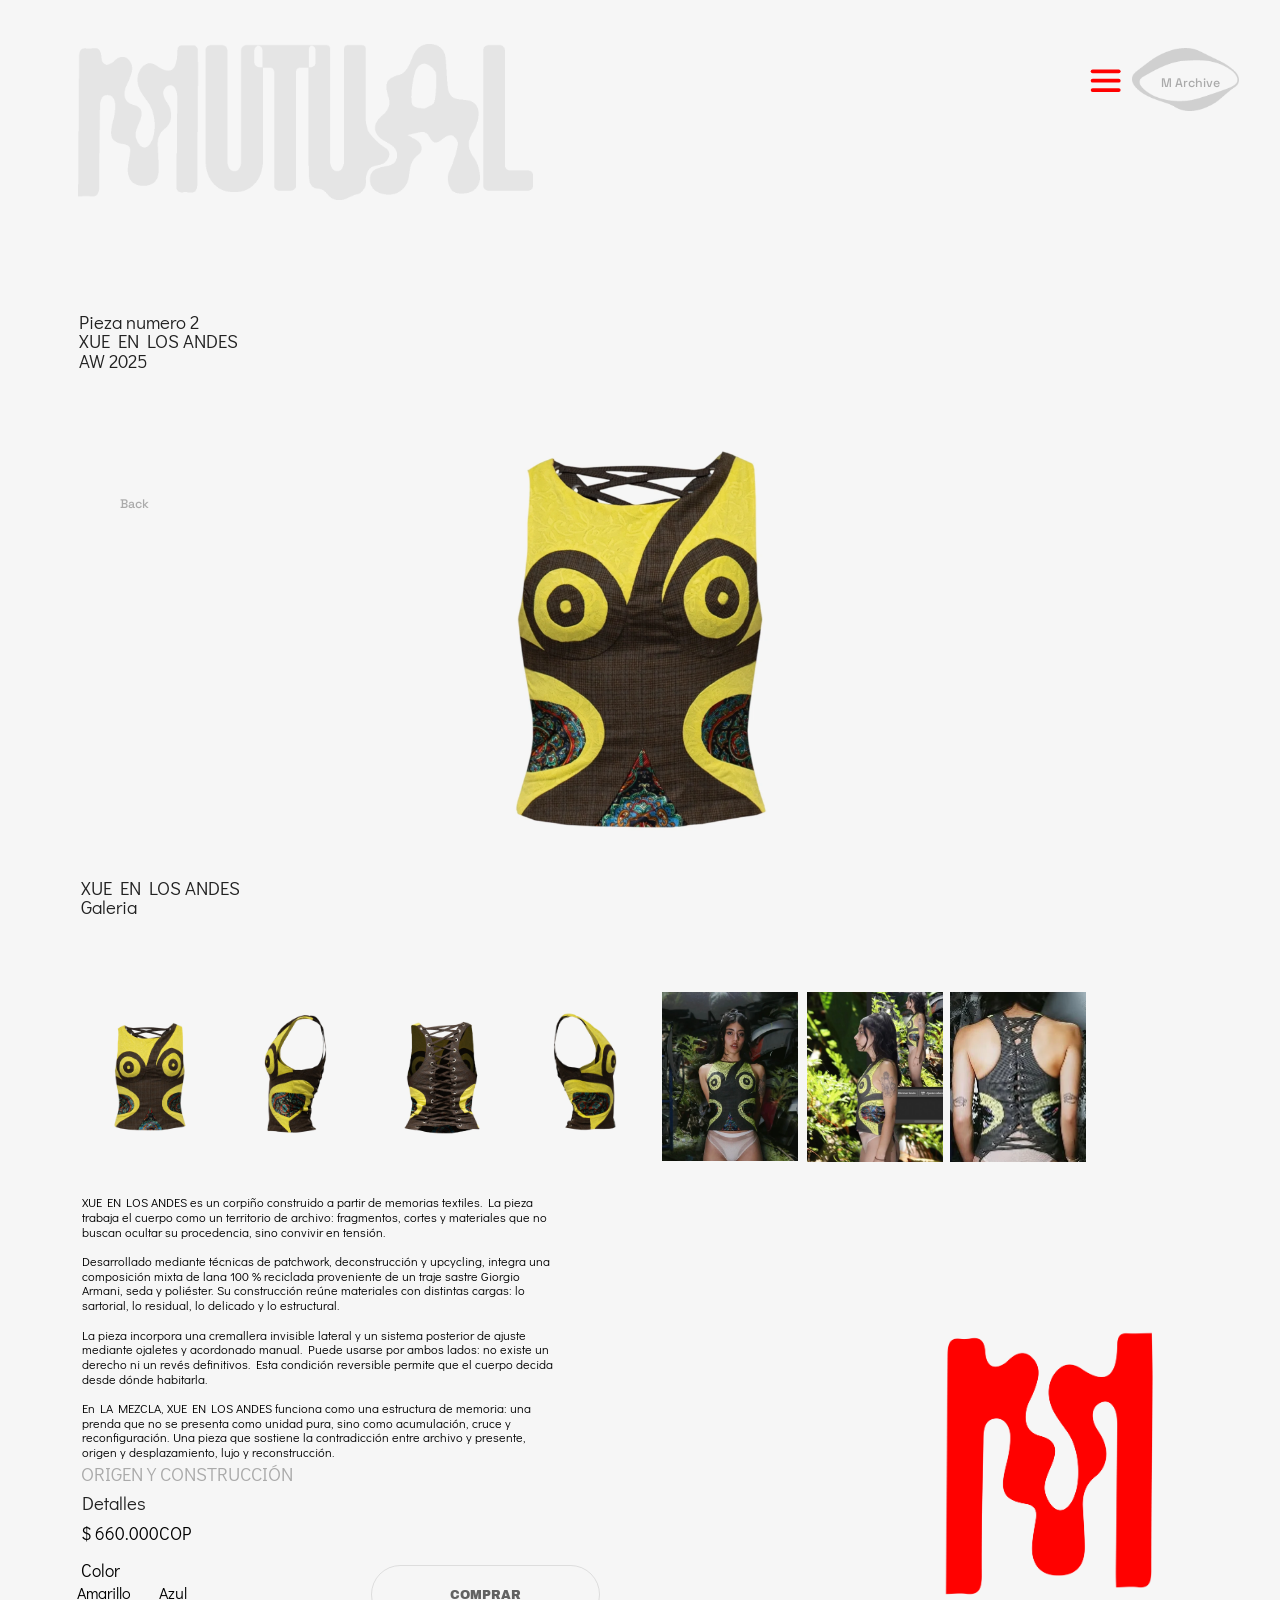
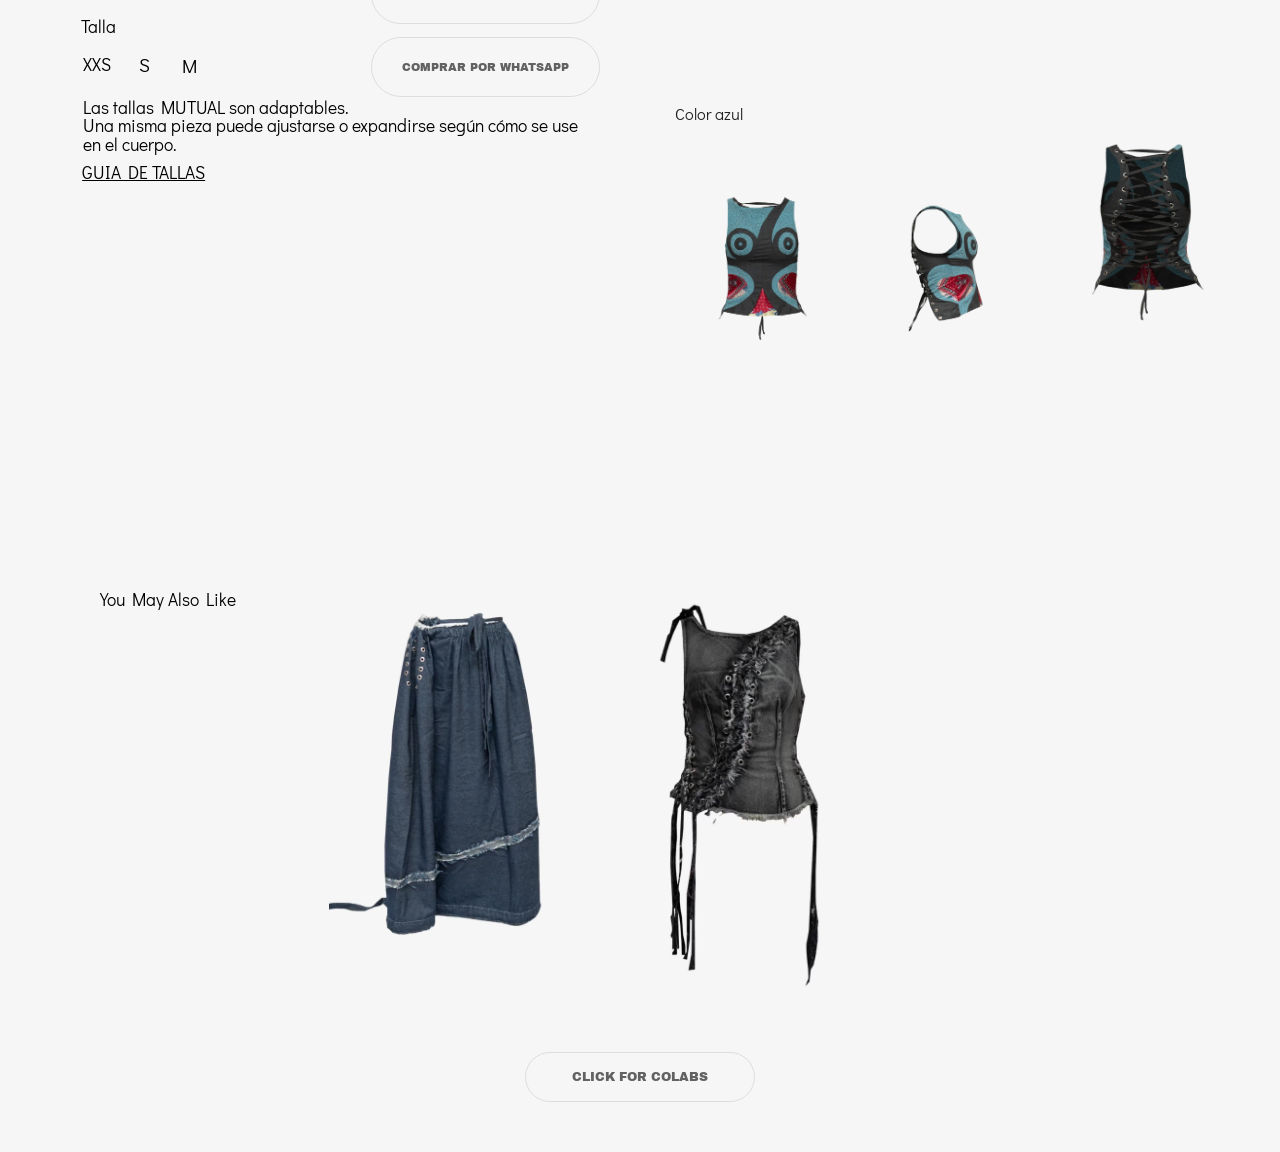
<file: xue-en-los-andes.html>
<!doctype html>
<html lang="es">
<head>
<meta charset="utf-8">
<meta name="viewport" content="width=device-width, initial-scale=1">
<title>Xue en los Andes — MUTUAL</title>
<meta name="description" content="MUTUAL — casa experimental y conceptual. Laboratorio de indumentaria. Piezas únicas hechas en Colombia.">
<meta property="og:title" content="Xue en los Andes — MUTUAL">
<meta property="og:description" content="MUTUAL — casa experimental y conceptual. Laboratorio de indumentaria. Piezas únicas hechas en Colombia.">
<meta property="og:type" content="website">
<meta name="theme-color" content="rgb(246,246,246)">
<link rel="icon" type="image/png" href="assets/favicon.png">
<link rel="preload" href="assets/fonts/didact-gothic-latin-400-normal.woff2" as="font" type="font/woff2" crossorigin>
<link rel="stylesheet" href="assets/site.css">
<script>(function(){function z(){var d=document.documentElement,w=d.clientWidth||innerWidth,p=w<768;d.classList.toggle('is-phone',p);d.style.setProperty('--z',Math.min(p?w/320:w/1028,3600/1028));}z();addEventListener('resize',z);})();</script>
</head>
<body style="background:rgb(246,246,246)" data-page="xue-en-los-andes">
<div class="lay desk" data-w="1028" style="--bg:rgb(246,246,246)"><div class="cv" style="width:1028px;height:2210px"><div class="pg" style="left:2px"><div class="w" data-w="ad00b08679e6" style="left:354px;top:360px;width:313px;height:313px;z-index:304"><div class="in pic" style="opacity:1"><img src="assets/img/ca1dc2b3-55bf.webp" alt="foto inicio grande" style="width:384.05px;height:528.07px;left:-32.96px;top:-111.05px" decoding="async"></div></div><div class="w t" data-w="ad00b08679e7" style="left:61.27px;top:251px;width:192px;height:45px;z-index:306"><div class="in"><div class="b" style="line-height:15px;min-height:15px;text-align:left;font-family:'Georgia', 'MGlyph', serif;font-size:14px;font-style:italic;font-weight:400;color:rgba(34,34,34,0.50)"><span style="font-family:'Didact Gothic', 'MGlyph', sans-serif;font-size:15px;font-weight:400;font-style:normal;color:rgb(34,34,34)">Pieza numero 2</span></div><div class="b" style="line-height:15px;min-height:15px;text-align:left;font-family:'Georgia', 'MGlyph', serif;font-size:14px;font-style:italic;font-weight:400;color:rgba(34,34,34,0.50)"><span style="font-family:'Didact Gothic', 'MGlyph', sans-serif;font-size:15px;font-weight:400;font-style:normal;color:rgb(34,34,34)">XUE EN LOS ANDES</span></div><div class="b" style="line-height:15px;min-height:15px;text-align:left;font-family:'Georgia', 'MGlyph', serif;font-size:14px;font-style:italic;font-weight:400;color:rgba(34,34,34,0.50)"><span style="font-family:'Didact Gothic', 'MGlyph', sans-serif;font-size:15px;font-weight:400;font-style:normal;color:rgb(34,34,34)">AW 2025</span></div></div></div><div class="w t fx" data-w="ad00b08679e8" style="position:fixed;right:17.98px;top:60.22px;width:77.84px;height:10px;z-index:301" data-anim="[{&quot;type&quot;:&quot;hover&quot;,&quot;steps&quot;:[{&quot;duration&quot;:0.5,&quot;delay&quot;:0,&quot;acceleration&quot;:&quot;ease-both&quot;,&quot;use_move&quot;:false,&quot;use_opacity&quot;:false,&quot;use_rotate&quot;:false,&quot;use_scale&quot;:false,&quot;from_opacity&quot;:0,&quot;from_scale&quot;:100,&quot;from_rotate&quot;:0,&quot;opacity&quot;:null,&quot;scale&quot;:null,&quot;rotate&quot;:45,&quot;dx&quot;:null,&quot;dy&quot;:null,&quot;loop&quot;:null,&quot;start_point&quot;:&quot;bottom&quot;}],&quot;trigger&quot;:[],&quot;once&quot;:false,&quot;reset&quot;:false}]"><div class="in"><div class="b" style="line-height:10px;min-height:10px;text-align:left;font-family:'Georgia', 'MGlyph', serif;font-size:14px;font-style:italic;font-weight:400;color:rgba(34,34,34,0.50)"><span style="font-family:'Proto Sub', 'MGlyph', sans-serif;font-size:10px;font-weight:400;font-style:normal;color:rgb(170,170,170);--sh:-3px -1px 4px rgb(53,237,78)" class="shf">M Archive     </span></div></div></div><div class="w" data-w="ad00b08679e9" style="left:64px;top:796.76px;width:109px;height:136px;z-index:314" data-anim="[{&quot;type&quot;:&quot;click&quot;,&quot;steps&quot;:[{&quot;duration&quot;:0.5,&quot;delay&quot;:0,&quot;acceleration&quot;:&quot;ease-both&quot;,&quot;use_move&quot;:true,&quot;use_opacity&quot;:false,&quot;use_rotate&quot;:false,&quot;use_scale&quot;:true,&quot;from_opacity&quot;:0,&quot;from_scale&quot;:100,&quot;from_rotate&quot;:0,&quot;opacity&quot;:null,&quot;scale&quot;:266,&quot;rotate&quot;:null,&quot;dx&quot;:96,&quot;dy&quot;:121,&quot;loop&quot;:null,&quot;start_point&quot;:&quot;bottom&quot;}],&quot;trigger&quot;:[],&quot;once&quot;:false,&quot;reset&quot;:false}]"><div class="in pic" style="opacity:1"><img src="assets/img/51de6027-903a.webp" alt="foto 1" style="width:109.00px;height:149.88px;left:0.00px;top:-6.94px" decoding="async"></div></div><div class="w t" data-w="ad00b08679ea" style="left:63px;top:1224.62px;width:271px;height:105px;z-index:305"><div class="in"><div class="b" style="line-height:15px;min-height:15px;text-align:left;font-family:'Georgia', 'MGlyph', serif;font-size:14px;font-style:italic;font-weight:400;color:rgba(34,34,34,0.50)"><span style="font-family:'Didact Gothic', 'MGlyph', sans-serif;font-weight:400;font-style:normal;color:rgb(0,0,0)">$ 660.000COP</span></div><div class="b" style="line-height:15px;min-height:15px;text-align:left;font-family:'Georgia', 'MGlyph', serif;font-size:14px;font-style:italic;font-weight:400;color:rgba(34,34,34,0.50)">&#8203;</div><div class="b" style="line-height:15px;min-height:15px;text-align:left;font-family:'Georgia', 'MGlyph', serif;font-size:14px;font-style:italic;font-weight:400;color:rgba(34,34,34,0.50)"><span style="font-family:'Didact Gothic', 'MGlyph', sans-serif;font-weight:400;font-style:normal;color:rgb(0,0,0)">Color</span></div><div class="b" style="line-height:15px;min-height:15px;text-align:left;font-family:'Georgia', 'MGlyph', serif;font-size:14px;font-style:italic;font-weight:400;color:rgba(34,34,34,0.50)">&#8203;</div><div class="b" style="line-height:15px;min-height:15px;text-align:left;font-family:'Georgia', 'MGlyph', serif;font-size:14px;font-style:italic;font-weight:400;color:rgba(34,34,34,0.50)">&#8203;</div><div class="b" style="line-height:15px;min-height:15px;text-align:left;font-family:'Georgia', 'MGlyph', serif;font-size:14px;font-style:italic;font-weight:400;color:rgba(34,34,34,0.50)"><span style="font-family:'Didact Gothic', 'MGlyph', sans-serif;font-weight:400;font-style:normal;color:rgb(0,0,0)">Talla</span></div><div class="b" style="line-height:15px;min-height:15px;text-align:left;font-family:'Georgia', 'MGlyph', serif;font-size:14px;font-style:italic;font-weight:400;color:rgba(34,34,34,0.50)"><span style="font-family:'Didact Gothic', 'MGlyph', sans-serif;font-weight:400;font-style:normal;color:rgb(0,0,0)">      </span></div></div></div><div class="w fx" data-w="ad00b08679eb" style="position:fixed;right:32.64px;top:38.94px;width:86px;height:50.01px;z-index:366"><a class="in" href="archivo.html"><div class="in pic" style="opacity:0.5"><img src="assets/img/298f5024-74fa.png" alt="" style="width:86.00px;height:50.29px;left:0.00px;top:0.00px" decoding="async"></div></a></div><div class="w t fx" data-w="ad00b08679ec" style="position:fixed;left:96px;bottom:314.4px;width:31px;height:10px;z-index:367" data-anim="[{&quot;type&quot;:&quot;hover&quot;,&quot;steps&quot;:[{&quot;duration&quot;:0.5,&quot;delay&quot;:0,&quot;acceleration&quot;:&quot;ease-both&quot;,&quot;use_move&quot;:false,&quot;use_opacity&quot;:false,&quot;use_rotate&quot;:false,&quot;use_scale&quot;:false,&quot;from_opacity&quot;:0,&quot;from_scale&quot;:100,&quot;from_rotate&quot;:0,&quot;opacity&quot;:null,&quot;scale&quot;:null,&quot;rotate&quot;:45,&quot;dx&quot;:null,&quot;dy&quot;:null,&quot;loop&quot;:null,&quot;start_point&quot;:&quot;bottom&quot;}],&quot;trigger&quot;:[],&quot;once&quot;:false,&quot;reset&quot;:false}]"><div class="in"><div class="b" style="line-height:10px;min-height:10px;text-align:left;font-family:'Georgia', 'MGlyph', serif;font-size:14px;font-style:italic;font-weight:400;color:rgba(34,34,34,0.50)"><a href="piezas.html" class="ls-5a0d7a5a"><span style="font-family:'Proto Sub', 'MGlyph', sans-serif;font-size:10px;font-weight:400;font-style:normal;color:rgb(170,170,170);--sh:-3px -1px 4px rgb(53,237,78)" class="shf">Back </span></a></div></div></div><div class="w t" data-w="ad00b08679ed" style="left:63px;top:705.76px;width:192px;height:30px;z-index:307"><div class="in"><div class="b" style="line-height:15px;min-height:15px;text-align:left;font-family:'Georgia', 'MGlyph', serif;font-size:14px;font-style:italic;font-weight:400;color:rgba(34,34,34,0.50)"><span style="font-family:'Didact Gothic', 'MGlyph', sans-serif;font-size:15px;font-weight:400;font-style:normal;color:rgb(34,34,34)">XUE EN LOS ANDES</span></div><div class="b" style="line-height:15px;min-height:15px;text-align:left;font-family:'Georgia', 'MGlyph', serif;font-size:14px;font-style:italic;font-weight:400;color:rgba(34,34,34,0.50)"><span style="font-family:'Didact Gothic', 'MGlyph', sans-serif;font-size:15px;font-weight:400;font-style:normal;color:rgb(34,34,34)">Galeria</span></div></div></div><div class="w" data-w="ad00b08679ee" style="left:180px;top:796.76px;width:109px;height:136px;z-index:313" data-anim="[{&quot;type&quot;:&quot;click&quot;,&quot;steps&quot;:[{&quot;duration&quot;:0.5,&quot;delay&quot;:0,&quot;acceleration&quot;:&quot;ease-both&quot;,&quot;use_move&quot;:true,&quot;use_opacity&quot;:false,&quot;use_rotate&quot;:false,&quot;use_scale&quot;:true,&quot;from_opacity&quot;:0,&quot;from_scale&quot;:100,&quot;from_rotate&quot;:0,&quot;opacity&quot;:null,&quot;scale&quot;:266,&quot;rotate&quot;:null,&quot;dx&quot;:96,&quot;dy&quot;:121,&quot;loop&quot;:null,&quot;start_point&quot;:&quot;bottom&quot;}],&quot;trigger&quot;:[],&quot;once&quot;:false,&quot;reset&quot;:false}]"><div class="in pic" style="opacity:1"><img src="assets/img/7353b042-cec9.webp" alt="foto 2" style="width:109.00px;height:149.90px;left:0.00px;top:-5.00px" decoding="async"></div></div><div class="w" data-w="ad00b08679ef" style="left:298px;top:796.76px;width:109px;height:136px;z-index:312" data-anim="[{&quot;type&quot;:&quot;click&quot;,&quot;steps&quot;:[{&quot;duration&quot;:0.5,&quot;delay&quot;:0,&quot;acceleration&quot;:&quot;ease-both&quot;,&quot;use_move&quot;:true,&quot;use_opacity&quot;:false,&quot;use_rotate&quot;:false,&quot;use_scale&quot;:true,&quot;from_opacity&quot;:0,&quot;from_scale&quot;:100,&quot;from_rotate&quot;:0,&quot;opacity&quot;:null,&quot;scale&quot;:266,&quot;rotate&quot;:null,&quot;dx&quot;:96,&quot;dy&quot;:121,&quot;loop&quot;:null,&quot;start_point&quot;:&quot;bottom&quot;}],&quot;trigger&quot;:[],&quot;once&quot;:false,&quot;reset&quot;:false}]"><div class="in pic" style="opacity:1"><img src="assets/img/46bb91c8-592c.webp" alt="foto 3" style="width:109.00px;height:149.88px;left:0.00px;top:-6.94px" decoding="async"></div></div><div class="w" data-w="ad00b08679f0" style="left:415px;top:796.76px;width:109px;height:136px;z-index:311" data-anim="[{&quot;type&quot;:&quot;click&quot;,&quot;steps&quot;:[{&quot;duration&quot;:0.5,&quot;delay&quot;:0,&quot;acceleration&quot;:&quot;ease-both&quot;,&quot;use_move&quot;:true,&quot;use_opacity&quot;:false,&quot;use_rotate&quot;:false,&quot;use_scale&quot;:true,&quot;from_opacity&quot;:0,&quot;from_scale&quot;:100,&quot;from_rotate&quot;:0,&quot;opacity&quot;:null,&quot;scale&quot;:266,&quot;rotate&quot;:null,&quot;dx&quot;:96,&quot;dy&quot;:121,&quot;loop&quot;:null,&quot;start_point&quot;:&quot;bottom&quot;}],&quot;trigger&quot;:[],&quot;once&quot;:false,&quot;reset&quot;:false}]"><div class="in pic" style="opacity:1"><img src="assets/img/cfc1030e-ff30.webp" alt="foto 4" style="width:120.00px;height:165.00px;left:-5.00px;top:-11.00px" decoding="async"></div></div><div class="w" data-w="ad00b08679f1" style="left:530px;top:796.76px;width:109px;height:136px;z-index:310" data-anim="[{&quot;type&quot;:&quot;click&quot;,&quot;steps&quot;:[{&quot;duration&quot;:0.5,&quot;delay&quot;:0,&quot;acceleration&quot;:&quot;ease-both&quot;,&quot;use_move&quot;:true,&quot;use_opacity&quot;:false,&quot;use_rotate&quot;:false,&quot;use_scale&quot;:true,&quot;from_opacity&quot;:0,&quot;from_scale&quot;:100,&quot;from_rotate&quot;:0,&quot;opacity&quot;:null,&quot;scale&quot;:266,&quot;rotate&quot;:null,&quot;dx&quot;:96,&quot;dy&quot;:121,&quot;loop&quot;:null,&quot;start_point&quot;:&quot;bottom&quot;}],&quot;trigger&quot;:[],&quot;once&quot;:false,&quot;reset&quot;:false}]"><div class="in pic" style="opacity:1"><img src="assets/img/f501d265-550d.webp" alt="foto 5" style="width:109.00px;height:145.20px;left:0.00px;top:-4.60px" decoding="async"></div></div><div class="w" data-w="ad00b08679f2" style="left:646px;top:797px;width:109px;height:136px;z-index:309" data-anim="[{&quot;type&quot;:&quot;click&quot;,&quot;steps&quot;:[{&quot;duration&quot;:0.5,&quot;delay&quot;:0,&quot;acceleration&quot;:&quot;ease-both&quot;,&quot;use_move&quot;:true,&quot;use_opacity&quot;:false,&quot;use_rotate&quot;:false,&quot;use_scale&quot;:true,&quot;from_opacity&quot;:0,&quot;from_scale&quot;:100,&quot;from_rotate&quot;:0,&quot;opacity&quot;:null,&quot;scale&quot;:266,&quot;rotate&quot;:null,&quot;dx&quot;:96,&quot;dy&quot;:121,&quot;loop&quot;:null,&quot;start_point&quot;:&quot;bottom&quot;}],&quot;trigger&quot;:[],&quot;once&quot;:false,&quot;reset&quot;:false}]"><div class="in pic" style="opacity:1"><img src="assets/img/b69f6fd3-d1ae.webp" alt="foto 6" style="width:116.01px;height:189.92px;left:-7.01px;top:-27.03px" decoding="async"></div></div><div class="w" data-w="ad00b08679f3" style="left:761px;top:797px;width:109px;height:136px;z-index:308" data-anim="[{&quot;type&quot;:&quot;click&quot;,&quot;steps&quot;:[{&quot;duration&quot;:0.5,&quot;delay&quot;:0,&quot;acceleration&quot;:&quot;ease-both&quot;,&quot;use_move&quot;:true,&quot;use_opacity&quot;:false,&quot;use_rotate&quot;:false,&quot;use_scale&quot;:true,&quot;from_opacity&quot;:0,&quot;from_scale&quot;:100,&quot;from_rotate&quot;:0,&quot;opacity&quot;:null,&quot;scale&quot;:266,&quot;rotate&quot;:null,&quot;dx&quot;:96,&quot;dy&quot;:121,&quot;loop&quot;:null,&quot;start_point&quot;:&quot;bottom&quot;}],&quot;trigger&quot;:[],&quot;once&quot;:false,&quot;reset&quot;:false}]"><div class="in pic" style="opacity:1"><img src="assets/img/d1e5fd26-47fe.webp" alt="foto 7" style="width:330.19px;height:446.00px;left:-101.01px;top:-134.00px" decoding="async"></div></div><div class="w t" data-w="ad00b08679f4" style="left:64px;top:960px;width:384px;height:264px;z-index:302"><div class="in"><div class="b" style="line-height:11px;min-height:11px;text-align:left;font-family:'Georgia', 'MGlyph', serif;font-size:14px;font-style:italic;font-weight:400;color:rgba(34,34,34,0.50)"><span style="font-family:'Didact Gothic', 'MGlyph', sans-serif;font-size:10px;font-weight:400;font-style:normal;color:rgb(0,0,0)">XUE EN LOS ANDES es un corpiño construido a partir de memorias textiles. La pieza trabaja el cuerpo como un territorio de archivo: fragmentos, cortes y materiales que no buscan ocultar su procedencia, sino convivir en tensión.

Desarrollado mediante técnicas de patchwork, deconstrucción y upcycling, integra una composición mixta de lana 100 % reciclada proveniente de un traje sastre Giorgio Armani, seda y poliéster. Su construcción reúne materiales con distintas cargas: lo sartorial, lo residual, lo delicado y lo estructural.

La pieza incorpora una cremallera invisible lateral y un sistema posterior de ajuste mediante ojaletes y acordonado manual. Puede usarse por ambos lados: no existe un derecho ni un revés definitivos. Esta condición reversible permite que el cuerpo decida desde dónde habitarla.

En LA MEZCLA, XUE EN LOS ANDES funciona como una estructura de memoria: una prenda que no se presenta como unidad pura, sino como acumulación, cruce y reconfiguración. Una pieza que sostiene la contradicción entre archivo y presente, origen y desplazamiento, lujo y reconstrucción.






</span></div></div></div><div class="w t" data-w="ad00b08679f5" style="left:64px;top:1416.62px;width:392px;height:29px;z-index:316" data-anim="[{&quot;type&quot;:&quot;hover&quot;,&quot;steps&quot;:[{&quot;duration&quot;:0.3,&quot;delay&quot;:0,&quot;acceleration&quot;:&quot;ease-both&quot;,&quot;use_move&quot;:true,&quot;use_opacity&quot;:false,&quot;use_rotate&quot;:false,&quot;use_scale&quot;:false,&quot;from_opacity&quot;:0,&quot;from_scale&quot;:80,&quot;from_rotate&quot;:0,&quot;opacity&quot;:null,&quot;scale&quot;:100,&quot;rotate&quot;:null,&quot;dx&quot;:0,&quot;dy&quot;:10,&quot;loop&quot;:null,&quot;start_point&quot;:&quot;bottom&quot;}],&quot;trigger&quot;:[],&quot;once&quot;:false,&quot;reset&quot;:false}]"><div class="in"><div class="b" style="line-height:14px;min-height:14px;text-align:left;font-family:'Georgia', 'MGlyph', serif;font-size:14px;font-style:italic;font-weight:400;color:rgba(34,34,34,0.50)"><a href="#y1601"><span style="font-family:'Didact Gothic', 'MGlyph', sans-serif;font-size:14px;font-weight:400;font-style:normal;color:rgb(0,0,0);text-decoration:underline">GUIA DE TALLAS</span></a></div><div class="b" style="line-height:15px;min-height:15px;text-align:left;font-family:'Georgia', 'MGlyph', serif;font-size:14px;font-style:italic;font-weight:400;color:rgba(34,34,34,0.50)"><span style="font-family:'Didact Gothic', 'MGlyph', sans-serif;font-weight:400;font-style:normal;color:rgb(0,0,0)">      </span></div></div></div><div class="w t" data-w="ad00b08679f6" style="left:64px;top:1200.24px;width:192px;height:15px;z-index:315"><div class="in"><div class="b" style="line-height:15px;min-height:15px;text-align:left;font-family:'Georgia', 'MGlyph', serif;font-size:14px;font-style:italic;font-weight:400;color:rgba(34,34,34,0.50)"><span style="font-family:'Didact Gothic', 'MGlyph', sans-serif;font-size:15px;font-weight:400;font-style:normal;color:rgb(34,34,34)">Detalles</span></div></div></div><div class="w" data-w="ad00b08679f7" style="left:197.54px;top:1272.08px;width:307px;height:574.08px;z-index:317" data-anim="[{&quot;type&quot;:&quot;click&quot;,&quot;steps&quot;:[{&quot;duration&quot;:0,&quot;delay&quot;:0,&quot;acceleration&quot;:&quot;ease-both&quot;,&quot;use_move&quot;:false,&quot;use_opacity&quot;:true,&quot;use_rotate&quot;:false,&quot;use_scale&quot;:false,&quot;from_opacity&quot;:0,&quot;from_scale&quot;:70,&quot;from_rotate&quot;:0,&quot;opacity&quot;:100,&quot;scale&quot;:100,&quot;rotate&quot;:45,&quot;dx&quot;:0,&quot;dy&quot;:30,&quot;loop&quot;:null,&quot;start_point&quot;:&quot;bottom&quot;}],&quot;trigger&quot;:[],&quot;once&quot;:false,&quot;reset&quot;:false}]"><div class="in pic" style="opacity:1;transform:rotate(-90deg)"><img src="assets/img/17e2b322-9e16.webp" alt="" style="width:477.64px;height:618.10px;left:-89.91px;top:-26.03px" loading="lazy" decoding="async"></div></div><div class="w" data-w="ad00b08679f8" style="left:736px;top:1041.76px;width:207px;height:268px;z-index:318"><a class="in" href="archivo.html"><div class="in pic" style="opacity:1"><img src="assets/img/42bd5b36-a722.webp" alt="" style="width:207.08px;height:268.00px;left:-0.08px;top:0.00px" loading="lazy" decoding="async"></div></a></div><div class="w" data-w="ad00b08679f9" style="left:296px;top:1256.62px;width:184px;height:48px;z-index:319"><a class="in btn" href="https://checkout.wompi.co/l/oGBzhp" target="_blank" rel="noopener" style="background:rgba(38,38,38,0.00);border:1px solid rgba(0,0,0,0.10);border-radius:79px;font-family:'Archivo Black', 'MGlyph', sans-serif;font-size:10px;font-style:normal;font-weight:400;letter-spacing:0px;color:rgba(0,0,0,0.60);--hbg:rgb(255,0,0);--hbc:rgb(246,246,246);--hbw:0px;--hc:rgb(255,255,255)">COMPRAR</a></div><div class="w" style="left:296px;top:1314.62px;width:184px;height:48px;z-index:319"><a class="in btn" href="https://wa.me/573204399096?text=Hola%20MUTUAL%2C%20quiero%20comprar%20la%20pieza%20Xue%20en%20los%20Andes.%20%C2%BFMe%20ayudas%20con%20talla%20y%20env%C3%ADo%3F" target="_blank" rel="noopener" style="background:rgba(38,38,38,0.00);border:1px solid rgba(0,0,0,0.10);border-radius:79px;font-family:'Archivo Black', 'MGlyph', sans-serif;font-size:9px;font-style:normal;font-weight:400;letter-spacing:0px;color:rgba(0,0,0,0.60);--hbg:rgb(255,0,0);--hbc:rgb(246,246,246);--hbw:0px;--hc:rgb(255,255,255)">COMPRAR POR WHATSAPP</a></div><div class="w t" data-w="ad00b08679fa" style="left:63px;top:1176.24px;width:192px;height:15px;z-index:303" data-anim="[{&quot;type&quot;:&quot;hover&quot;,&quot;steps&quot;:[{&quot;duration&quot;:0.1,&quot;delay&quot;:0,&quot;acceleration&quot;:&quot;ease-both&quot;,&quot;use_move&quot;:true,&quot;use_opacity&quot;:false,&quot;use_rotate&quot;:false,&quot;use_scale&quot;:false,&quot;from_opacity&quot;:0,&quot;from_scale&quot;:100,&quot;from_rotate&quot;:0,&quot;opacity&quot;:null,&quot;scale&quot;:null,&quot;rotate&quot;:null,&quot;dx&quot;:0,&quot;dy&quot;:-5,&quot;loop&quot;:null,&quot;start_point&quot;:&quot;bottom&quot;}],&quot;trigger&quot;:[],&quot;once&quot;:false,&quot;reset&quot;:false}]"><div class="in"><div class="b" style="line-height:15px;min-height:15px;text-align:left;font-family:'Georgia', 'MGlyph', serif;font-size:14px;font-style:italic;font-weight:400;color:rgba(34,34,34,0.50)"><a href="procesos.html" class="ls-5a0d7a5a"><span style="font-family:'Didact Gothic', 'MGlyph', sans-serif;font-size:15px;font-weight:400;font-style:normal;color:rgb(34,34,34)">ORIGEN Y CONSTRUCCIÓN</span></a></div></div></div><div class="w t" data-w="ad00b08679fb" style="left:65px;top:1349.62px;width:415px;height:56px;z-index:320"><div class="in"><div class="b" style="line-height:14px;min-height:14px;text-align:left;font-family:'Georgia', 'MGlyph', serif;font-size:14px;font-style:italic;font-weight:400;color:rgba(34,34,34,0.50)"><span style="font-family:'Didact Gothic', 'MGlyph', sans-serif;font-weight:400;font-style:normal;color:rgb(0,0,0)"> 
Las tallas MUTUAL son adaptables.
Una misma pieza puede ajustarse o expandirse según cómo se use en el cuerpo.</span></div></div></div><div class="w t" data-w="ad00b08679fc" style="left:110px;top:1330px;width:16px;height:14px;z-index:321"><div class="in"><div class="b" style="line-height:14px;min-height:14px;text-align:left;font-family:'Georgia', 'MGlyph', serif;font-size:14px;font-style:italic;font-weight:400;color:rgba(34,34,34,0.50)"><a href="https://checkout.wompi.co/l/oGBzhp" target="_blank" rel="noopener" class="ls-740f91c8"><span style="font-family:'Didact Gothic', 'MGlyph', sans-serif;font-size:15px;font-weight:400;font-style:normal;color:rgb(0,0,0);--sh:1px -3px 5px rgb(53,237,78)" class="shf">S</span></a></div></div></div><div class="w t" data-w="ad00b08679fd" style="left:144px;top:1330.62px;width:16px;height:14px;z-index:322"><div class="in"><div class="b" style="line-height:14px;min-height:14px;text-align:left;font-family:'Georgia', 'MGlyph', serif;font-size:14px;font-style:italic;font-weight:400;color:rgba(34,34,34,0.50)"><a href="https://checkout.wompi.co/l/oGBzhp" target="_blank" rel="noopener" class="ls-740f91c8"><span style="font-family:'Didact Gothic', 'MGlyph', sans-serif;font-size:15px;font-weight:400;font-style:normal;color:rgb(0,0,0);--sh:1px -3px 5px rgb(53,237,78)" class="shf">M</span></a></div></div></div><div class="w t" data-w="ad00b0867a01" style="left:65px;top:1329.62px;width:25px;height:14px;z-index:323"><div class="in"><div class="b" style="line-height:14px;min-height:14px;text-align:left;font-family:'Georgia', 'MGlyph', serif;font-size:14px;font-style:italic;font-weight:400;color:rgba(34,34,34,0.50)"><a href="https://checkout.wompi.co/l/oGBzhp" target="_blank" rel="noopener" class="ls-740f91c8"><span style="font-family:'Didact Gothic', 'MGlyph', sans-serif;font-weight:400;font-style:normal;color:rgb(0,0,0);--sh:1px -3px 5px rgb(53,237,78)" class="shf">XXS</span></a></div></div></div><div class="w t" data-w="ad00b0867a02" style="left:65px;top:1268.46px;width:37px;height:15px;z-index:324"><div class="in"><div class="b" style="line-height:15px;min-height:15px;text-align:left;font-family:'Georgia', 'MGlyph', serif;font-size:14px;font-style:italic;font-weight:400;color:rgba(34,34,34,0.50)">&#8203;</div></div></div><div class="w" data-w="ad00b0867a04" style="left:61px;top:35px;width:365px;height:125.32px;z-index:325" data-anim="[{&quot;type&quot;:&quot;hover&quot;,&quot;steps&quot;:[{&quot;duration&quot;:0.3,&quot;delay&quot;:0,&quot;acceleration&quot;:&quot;ease-both&quot;,&quot;use_move&quot;:true,&quot;use_opacity&quot;:false,&quot;use_rotate&quot;:false,&quot;use_scale&quot;:false,&quot;from_opacity&quot;:0,&quot;from_scale&quot;:100,&quot;from_rotate&quot;:0,&quot;opacity&quot;:null,&quot;scale&quot;:null,&quot;rotate&quot;:null,&quot;dx&quot;:0,&quot;dy&quot;:-5,&quot;loop&quot;:null,&quot;start_point&quot;:&quot;bottom&quot;}],&quot;trigger&quot;:[],&quot;once&quot;:false,&quot;reset&quot;:false}]"><a class="in" href="index.html"><div class="in pic" style="opacity:1"><img src="assets/img/dc10f432-1e98.webp" alt="" style="width:365.00px;height:125.32px;left:0.00px;top:0.00px" decoding="async"></div></a></div><div class="w t" data-w="5a906270e793" style="left:60px;top:1273px;width:90px;height:13px;z-index:326"><div class="in"><div class="b" style="line-height:13px;min-height:13px;text-align:left;font-family:'Georgia', 'MGlyph', serif;font-size:14px;font-style:italic;font-weight:400;color:rgba(34,34,34,0.50)"><a href="https://checkout.wompi.co/l/oGBzhp" target="_blank" rel="noopener" class="ls-740f91c8"><span style="font-family:'Didact Gothic', 'MGlyph', sans-serif;font-size:13px;font-weight:400;font-style:normal;color:rgb(34,34,34)">Amarillo </span></a></div></div></div><div class="w t" data-w="66f6e409d105" style="left:126px;top:1273px;width:90px;height:13px;z-index:362"><div class="in"><div class="b" style="line-height:13px;min-height:13px;text-align:left;font-family:'Georgia', 'MGlyph', serif;font-size:14px;font-style:italic;font-weight:400;color:rgba(34,34,34,0.50)"><a href="https://checkout.wompi.co/l/oGBzhp" target="_blank" rel="noopener" class="ls-740f91c8"><span style="font-family:'Didact Gothic', 'MGlyph', sans-serif;font-size:13px;font-weight:400;font-style:normal;color:rgb(34,34,34)">Azul</span></a></div></div></div><div class="w t" data-w="d3d2a1d71e1a" style="left:78px;top:1760px;width:152px;height:14px;z-index:363"><div class="in"><div class="b" style="line-height:14px;min-height:14px;text-align:left;font-family:'Georgia', 'MGlyph', serif;font-size:14px;font-style:italic;font-weight:400;color:rgba(34,34,34,0.50)"><span style="font-family:'Didact Gothic', 'MGlyph', sans-serif;font-weight:400;font-style:normal;color:rgb(0,0,0);--sh:1px -3px 5px rgb(53,237,78)" class="shf">You May Also Like</span></div></div></div><div class="w" data-w="8a6ac597830d" style="left:483px;top:1760px;width:211px;height:320px;z-index:364" data-anim="[{&quot;type&quot;:&quot;hover&quot;,&quot;steps&quot;:[{&quot;duration&quot;:0.5,&quot;delay&quot;:0,&quot;acceleration&quot;:&quot;ease-both&quot;,&quot;use_move&quot;:false,&quot;use_opacity&quot;:false,&quot;use_rotate&quot;:false,&quot;use_scale&quot;:false,&quot;from_opacity&quot;:0,&quot;from_scale&quot;:100,&quot;from_rotate&quot;:0,&quot;opacity&quot;:null,&quot;scale&quot;:null,&quot;rotate&quot;:null,&quot;dx&quot;:0,&quot;dy&quot;:10,&quot;loop&quot;:null,&quot;start_point&quot;:&quot;bottom&quot;},{&quot;duration&quot;:0.2,&quot;delay&quot;:0,&quot;acceleration&quot;:&quot;ease-both&quot;,&quot;use_move&quot;:false,&quot;use_opacity&quot;:false,&quot;use_rotate&quot;:false,&quot;use_scale&quot;:true,&quot;from_opacity&quot;:0,&quot;from_scale&quot;:100,&quot;from_rotate&quot;:0,&quot;opacity&quot;:null,&quot;scale&quot;:110,&quot;rotate&quot;:null,&quot;dx&quot;:null,&quot;dy&quot;:null,&quot;loop&quot;:null,&quot;start_point&quot;:&quot;bottom&quot;}],&quot;trigger&quot;:[],&quot;once&quot;:false,&quot;reset&quot;:false}]"><a class="in" href="intensionado.html"><div class="in vid"><video data-src="assets/video/_hUbLlwFi6weRPB6Khi7z.mp4" poster="assets/video/_hUbLlwFi6weRPB6Khi7z.jpg" muted playsinline preload="none" loop data-auto></video></div></a></div><div class="w" data-w="108e0410fcdd" style="left:262px;top:1760px;width:211px;height:320px;z-index:365" data-anim="[{&quot;type&quot;:&quot;hover&quot;,&quot;steps&quot;:[{&quot;duration&quot;:0.2,&quot;delay&quot;:0,&quot;acceleration&quot;:&quot;ease-both&quot;,&quot;use_move&quot;:false,&quot;use_opacity&quot;:false,&quot;use_rotate&quot;:false,&quot;use_scale&quot;:true,&quot;from_opacity&quot;:0,&quot;from_scale&quot;:100,&quot;from_rotate&quot;:0,&quot;opacity&quot;:null,&quot;scale&quot;:110,&quot;rotate&quot;:null,&quot;dx&quot;:null,&quot;dy&quot;:null,&quot;loop&quot;:null,&quot;start_point&quot;:&quot;bottom&quot;}],&quot;trigger&quot;:[],&quot;once&quot;:false,&quot;reset&quot;:false}]"><a class="in" href="todo-y-nada-al-mismo-tiempo.html"><div class="in vid"><video data-src="assets/video/cjrqcN78NywR6mhFSJby9.mp4" poster="assets/video/cjrqcN78NywR6mhFSJby9.jpg" muted playsinline preload="none" loop data-auto></video></div></a></div><div class="w hs fx" data-w="c663c1878765" style="position:fixed;right:125px;top:50px;width:30px;height:30px;z-index:322"><button class="in pin" aria-label="Menú" style="--pc:rgb(255,0,0)"><svg viewBox="0 0 30 30" width="100%" height="100%"><rect x="3" y="6" width="24" height="3" rx="1.5"/><rect x="3" y="13.5" width="24" height="3" rx="1.5"/><rect x="3" y="21" width="24" height="3" rx="1.5"/></svg></button></div><div class="tip fxt" style="right:377.621875px;top:81.553125px;width:352px;height:371px;background:rgba(255,0,0,0.85);border-radius:19px;box-shadow:0 10px 40px rgba(0,0,0,.25);"><div class="w t menu" data-w="882a55afdfe8" style="left:0px;top:19.5px;width:352px;height:371px;z-index:1"><div class="in"><div class="b" style="line-height:21px;min-height:21px;text-align:center;padding-top:16px;padding-bottom:16px;padding-left:16px;padding-right:16px;font-family:'Georgia', 'MGlyph', serif;font-size:14px;font-style:italic;font-weight:400;color:rgba(34,34,34,0.50)"><a href="index.html" class="ls-49cf2f43"><span style="font-family:'League Gothic', 'MGlyph', sans-serif;font-size:21px;font-weight:400;font-style:normal;color:rgb(34,34,34)">MUTUAL</span></a></div><div class="b" style="line-height:21px;min-height:21px;text-align:center;padding-top:16px;padding-bottom:16px;padding-left:16px;padding-right:16px;font-family:'Georgia', 'MGlyph', serif;font-size:14px;font-style:italic;font-weight:400;color:rgba(34,34,34,0.50)"><a href="ecosistema.html"><span style="font-family:'League Gothic', 'MGlyph', sans-serif;font-size:21px;font-weight:400;font-style:normal;color:rgb(34,34,34)">ECOSISTEMA</span></a></div><div class="b" style="line-height:21px;min-height:21px;text-align:center;padding-top:16px;padding-bottom:16px;padding-left:16px;padding-right:16px;font-family:'Georgia', 'MGlyph', serif;font-size:14px;font-style:italic;font-weight:400;color:rgba(34,34,34,0.50)"><a href="piezas.html" class="ls-49cf2f43"><span style="font-family:'League Gothic', 'MGlyph', sans-serif;font-size:21px;font-weight:400;font-style:normal;color:rgb(34,34,34)">PIEZAS</span></a></div><div class="b" style="line-height:21px;min-height:21px;text-align:center;padding-top:16px;padding-bottom:16px;padding-left:16px;padding-right:16px;font-family:'Georgia', 'MGlyph', serif;font-size:14px;font-style:italic;font-weight:400;color:rgba(34,34,34,0.50)"><a href="archivo.html" class="ls-49cf2f43"><span style="font-family:'League Gothic', 'MGlyph', sans-serif;font-size:21px;font-weight:400;font-style:normal;color:rgb(34,34,34)">ARCHIVO</span></a></div><div class="b" style="line-height:21px;min-height:21px;text-align:center;padding-top:16px;padding-bottom:16px;padding-left:16px;padding-right:16px;font-family:'Georgia', 'MGlyph', serif;font-size:14px;font-style:italic;font-weight:400;color:rgba(34,34,34,0.50)"><a href="procesos.html" class="ls-49cf2f43"><span style="font-family:'League Gothic', 'MGlyph', sans-serif;font-size:21px;font-weight:400;font-style:normal;color:rgb(34,34,34)">PROCESOS</span></a></div><div class="b" style="line-height:21px;min-height:21px;text-align:center;padding-top:16px;padding-bottom:16px;padding-left:16px;padding-right:16px;font-family:'Georgia', 'MGlyph', serif;font-size:14px;font-style:italic;font-weight:400;color:rgba(34,34,34,0.50)"><a href="index.html" class="ls-49cf2f43"><span style="font-family:'League Gothic', 'MGlyph', sans-serif;font-size:21px;font-weight:400;font-style:normal;color:rgb(34,34,34)">SIN REPLICA</span></a></div></div></div></div><div class="w t" data-w="nxazul000000" style="left:540px;top:1368px;width:300px;height:20px;z-index:320"><div class="in"><div class="b" style="font-family:'Didact Gothic','MGlyph',sans-serif;font-size:13px;line-height:18px;color:rgb(34,34,34);letter-spacing:0px">Color azul</div></div></div><div class="w" data-w="azulfrente00" style="left:540px;top:1400px;width:130px;height:201px;z-index:320" data-anim="[{&quot;type&quot;:&quot;hover&quot;,&quot;steps&quot;:[{&quot;duration&quot;:0.2,&quot;delay&quot;:0,&quot;acceleration&quot;:&quot;ease-both&quot;,&quot;use_move&quot;:null,&quot;use_opacity&quot;:null,&quot;use_rotate&quot;:null,&quot;use_scale&quot;:true,&quot;from_opacity&quot;:null,&quot;from_scale&quot;:100,&quot;from_rotate&quot;:null,&quot;opacity&quot;:null,&quot;scale&quot;:105,&quot;rotate&quot;:null,&quot;dx&quot;:null,&quot;dy&quot;:null,&quot;loop&quot;:null,&quot;start_point&quot;:null}],&quot;trigger&quot;:[],&quot;once&quot;:false,&quot;reset&quot;:false}]"><div class="in pic" style="opacity:1"><img src="assets/img/azul-frente.webp" alt="azul-frente" style="width:130.00px;height:201.00px;left:0.00px;top:0.00px" loading="lazy" decoding="async"></div></div><div class="w" data-w="azullado0000" style="left:690px;top:1400px;width:130px;height:201px;z-index:321" data-anim="[{&quot;type&quot;:&quot;hover&quot;,&quot;steps&quot;:[{&quot;duration&quot;:0.2,&quot;delay&quot;:0,&quot;acceleration&quot;:&quot;ease-both&quot;,&quot;use_move&quot;:null,&quot;use_opacity&quot;:null,&quot;use_rotate&quot;:null,&quot;use_scale&quot;:true,&quot;from_opacity&quot;:null,&quot;from_scale&quot;:100,&quot;from_rotate&quot;:null,&quot;opacity&quot;:null,&quot;scale&quot;:105,&quot;rotate&quot;:null,&quot;dx&quot;:null,&quot;dy&quot;:null,&quot;loop&quot;:null,&quot;start_point&quot;:null}],&quot;trigger&quot;:[],&quot;once&quot;:false,&quot;reset&quot;:false}]"><div class="in pic" style="opacity:1"><img src="assets/img/azul-lado.webp" alt="azul-lado" style="width:130.00px;height:201.00px;left:0.00px;top:0.00px" loading="lazy" decoding="async"></div></div><div class="w" data-w="azulpost0000" style="left:840px;top:1400px;width:130px;height:201px;z-index:322" data-anim="[{&quot;type&quot;:&quot;hover&quot;,&quot;steps&quot;:[{&quot;duration&quot;:0.2,&quot;delay&quot;:0,&quot;acceleration&quot;:&quot;ease-both&quot;,&quot;use_move&quot;:null,&quot;use_opacity&quot;:null,&quot;use_rotate&quot;:null,&quot;use_scale&quot;:true,&quot;from_opacity&quot;:null,&quot;from_scale&quot;:100,&quot;from_rotate&quot;:null,&quot;opacity&quot;:null,&quot;scale&quot;:105,&quot;rotate&quot;:null,&quot;dx&quot;:null,&quot;dy&quot;:null,&quot;loop&quot;:null,&quot;start_point&quot;:null}],&quot;trigger&quot;:[],&quot;once&quot;:false,&quot;reset&quot;:false}]"><div class="in pic" style="opacity:1"><img src="assets/img/azul-post.webp" alt="azul-post" style="width:130.00px;height:201.00px;left:0.00px;top:0.00px" loading="lazy" decoding="async"></div></div><div class="w" data-w="xxxxxcolabsd" style="left:420px;top:2130px;width:184px;height:40px;z-index:330"><a class="in btn" href="https://wa.me/573204399096?text=Hola%20MUTUAL%2C%20me%20gustar%C3%ADa%20hacer%20una%20colaboraci%C3%B3n." target="_blank" rel="noopener" style="background:rgba(38,38,38,0.00);border:1px solid rgba(0,0,0,0.10);border-radius:79px;font-family:'Archivo Black', 'MGlyph', sans-serif;font-size:10px;font-style:normal;font-weight:400;letter-spacing:0px;color:rgba(0,0,0,0.60);--hbg:rgb(255,0,0);--hbc:rgb(246,246,246);--hbw:0px;--hc:rgb(255,255,255)">CLICK FOR COLABS</a></div></div></div></div><div class="lay phone" data-w="320" style="--bg:rgb(246,246,246)"><div class="cv" style="width:320px;height:1850px"><div class="pg" style="left:0px"><div class="w" data-w="ad00b08679e6" style="left:112px;top:140px;width:173px;height:173px;z-index:302"><div class="in pic" style="opacity:1"><img src="assets/img/ca1dc2b3-55bf.webp" alt="foto inicio grande" style="width:212.27px;height:291.87px;left:-18.22px;top:-61.38px" decoding="async"></div></div><div class="w t fx" data-w="ad00b08679e8" style="position:fixed;right:-462.02px;top:29.22px;width:77.84px;height:10px;z-index:301" data-anim="[{&quot;type&quot;:&quot;hover&quot;,&quot;steps&quot;:[{&quot;duration&quot;:0.5,&quot;delay&quot;:0,&quot;acceleration&quot;:&quot;ease-both&quot;,&quot;use_move&quot;:false,&quot;use_opacity&quot;:false,&quot;use_rotate&quot;:false,&quot;use_scale&quot;:false,&quot;from_opacity&quot;:0,&quot;from_scale&quot;:100,&quot;from_rotate&quot;:0,&quot;opacity&quot;:null,&quot;scale&quot;:null,&quot;rotate&quot;:45,&quot;dx&quot;:null,&quot;dy&quot;:null,&quot;loop&quot;:null,&quot;start_point&quot;:&quot;bottom&quot;}],&quot;trigger&quot;:[],&quot;once&quot;:false,&quot;reset&quot;:false}]"><div class="in"><div class="b" style="line-height:10px;min-height:10px;text-align:left;font-family:'Georgia', 'MGlyph', serif;font-size:14px;font-style:italic;font-weight:400;color:rgba(34,34,34,0.50)"><span style="font-family:'Proto Sub', 'MGlyph', sans-serif;font-size:10px;font-weight:400;font-style:normal;color:rgb(170,170,170);--sh:-3px -1px 4px rgb(53,237,78)" class="shf">M Archive     </span></div></div></div><div class="w" data-w="ad00b08679e9" style="left:9px;top:376px;width:71px;height:88px;z-index:351" data-anim="[{&quot;type&quot;:&quot;click&quot;,&quot;steps&quot;:[{&quot;duration&quot;:0.5,&quot;delay&quot;:0,&quot;acceleration&quot;:&quot;ease-both&quot;,&quot;use_move&quot;:true,&quot;use_opacity&quot;:false,&quot;use_rotate&quot;:false,&quot;use_scale&quot;:true,&quot;from_opacity&quot;:0,&quot;from_scale&quot;:100,&quot;from_rotate&quot;:0,&quot;opacity&quot;:null,&quot;scale&quot;:351,&quot;rotate&quot;:null,&quot;dx&quot;:127,&quot;dy&quot;:122,&quot;loop&quot;:null,&quot;start_point&quot;:&quot;bottom&quot;}],&quot;trigger&quot;:[],&quot;once&quot;:false,&quot;reset&quot;:false}]"><div class="in pic" style="opacity:1"><img src="assets/img/51de6027-903a.webp" alt="foto 1" style="width:71.00px;height:97.61px;left:0.00px;top:-4.82px" decoding="async"></div></div><div class="w fx" data-w="ad00b08679eb" style="position:fixed;right:-447.36px;top:7.94px;width:86px;height:50.01px;z-index:368"><a class="in" href="archivo.html"><div class="in pic" style="opacity:0.5"><img src="assets/img/298f5024-74fa.png" alt="" style="width:86.00px;height:50.29px;left:0.00px;top:0.00px" decoding="async"></div></a></div><div class="w t fx" data-w="ad00b08679ec" style="position:fixed;left:-384px;bottom:283.4px;width:31px;height:10px;z-index:369" data-anim="[{&quot;type&quot;:&quot;hover&quot;,&quot;steps&quot;:[{&quot;duration&quot;:0.5,&quot;delay&quot;:0,&quot;acceleration&quot;:&quot;ease-both&quot;,&quot;use_move&quot;:false,&quot;use_opacity&quot;:false,&quot;use_rotate&quot;:false,&quot;use_scale&quot;:false,&quot;from_opacity&quot;:0,&quot;from_scale&quot;:100,&quot;from_rotate&quot;:0,&quot;opacity&quot;:null,&quot;scale&quot;:null,&quot;rotate&quot;:45,&quot;dx&quot;:null,&quot;dy&quot;:null,&quot;loop&quot;:null,&quot;start_point&quot;:&quot;bottom&quot;}],&quot;trigger&quot;:[],&quot;once&quot;:false,&quot;reset&quot;:false}]"><div class="in"><div class="b" style="line-height:10px;min-height:10px;text-align:left;font-family:'Georgia', 'MGlyph', serif;font-size:14px;font-style:italic;font-weight:400;color:rgba(34,34,34,0.50)"><a href="piezas.html" class="ls-5a0d7a5a"><span style="font-family:'Proto Sub', 'MGlyph', sans-serif;font-size:10px;font-weight:400;font-style:normal;color:rgb(170,170,170);--sh:-3px -1px 4px rgb(53,237,78)" class="shf">Back </span></a></div></div></div><div class="w" data-w="ad00b08679ee" style="left:9px;top:472px;width:71px;height:88px;z-index:350" data-anim="[{&quot;type&quot;:&quot;click&quot;,&quot;steps&quot;:[{&quot;duration&quot;:0.5,&quot;delay&quot;:0,&quot;acceleration&quot;:&quot;ease-both&quot;,&quot;use_move&quot;:true,&quot;use_opacity&quot;:false,&quot;use_rotate&quot;:false,&quot;use_scale&quot;:true,&quot;from_opacity&quot;:0,&quot;from_scale&quot;:100,&quot;from_rotate&quot;:0,&quot;opacity&quot;:null,&quot;scale&quot;:351,&quot;rotate&quot;:null,&quot;dx&quot;:138,&quot;dy&quot;:35,&quot;loop&quot;:null,&quot;start_point&quot;:&quot;bottom&quot;}],&quot;trigger&quot;:[],&quot;once&quot;:false,&quot;reset&quot;:false}]"><div class="in pic" style="opacity:1"><img src="assets/img/7353b042-cec9.webp" alt="foto 2" style="width:71.00px;height:97.61px;left:0.00px;top:-3.55px" decoding="async"></div></div><div class="w" data-w="ad00b08679ef" style="left:9px;top:568px;width:71px;height:89px;z-index:349" data-anim="[{&quot;type&quot;:&quot;click&quot;,&quot;steps&quot;:[{&quot;duration&quot;:0.5,&quot;delay&quot;:0,&quot;acceleration&quot;:&quot;ease-both&quot;,&quot;use_move&quot;:true,&quot;use_opacity&quot;:false,&quot;use_rotate&quot;:false,&quot;use_scale&quot;:true,&quot;from_opacity&quot;:0,&quot;from_scale&quot;:100,&quot;from_rotate&quot;:0,&quot;opacity&quot;:null,&quot;scale&quot;:349,&quot;rotate&quot;:null,&quot;dx&quot;:134,&quot;dy&quot;:-48,&quot;loop&quot;:null,&quot;start_point&quot;:&quot;bottom&quot;}],&quot;trigger&quot;:[],&quot;once&quot;:false,&quot;reset&quot;:false}]"><div class="in pic" style="opacity:1"><img src="assets/img/46bb91c8-592c.webp" alt="foto 3" style="width:71.33px;height:98.06px;left:-0.18px;top:-4.55px" decoding="async"></div></div><div class="w" data-w="ad00b08679f0" style="left:8px;top:667px;width:75px;height:93px;z-index:348" data-anim="[{&quot;type&quot;:&quot;click&quot;,&quot;steps&quot;:[{&quot;duration&quot;:0.5,&quot;delay&quot;:0,&quot;acceleration&quot;:&quot;ease-both&quot;,&quot;use_move&quot;:true,&quot;use_opacity&quot;:false,&quot;use_rotate&quot;:false,&quot;use_scale&quot;:true,&quot;from_opacity&quot;:0,&quot;from_scale&quot;:100,&quot;from_rotate&quot;:0,&quot;opacity&quot;:null,&quot;scale&quot;:351,&quot;rotate&quot;:null,&quot;dx&quot;:135,&quot;dy&quot;:0,&quot;loop&quot;:null,&quot;start_point&quot;:&quot;bottom&quot;}],&quot;trigger&quot;:[],&quot;once&quot;:false,&quot;reset&quot;:false}]"><div class="in pic" style="opacity:1"><img src="assets/img/cfc1030e-ff30.webp" alt="foto 4" style="width:82.57px;height:113.54px;left:-3.44px;top:-7.84px" decoding="async"></div></div><div class="w" data-w="ad00b08679f1" style="left:9px;top:779px;width:74px;height:93px;z-index:347" data-anim="[{&quot;type&quot;:&quot;click&quot;,&quot;steps&quot;:[{&quot;duration&quot;:0.5,&quot;delay&quot;:0,&quot;acceleration&quot;:&quot;ease-both&quot;,&quot;use_move&quot;:true,&quot;use_opacity&quot;:false,&quot;use_rotate&quot;:false,&quot;use_scale&quot;:true,&quot;from_opacity&quot;:0,&quot;from_scale&quot;:100,&quot;from_rotate&quot;:0,&quot;opacity&quot;:null,&quot;scale&quot;:351,&quot;rotate&quot;:null,&quot;dx&quot;:136,&quot;dy&quot;:-44,&quot;loop&quot;:null,&quot;start_point&quot;:&quot;bottom&quot;}],&quot;trigger&quot;:[],&quot;once&quot;:false,&quot;reset&quot;:false}]"><div class="in pic" style="opacity:1"><img src="assets/img/f501d265-550d.webp" alt="foto 5" style="width:74.54px;height:99.30px;left:-0.27px;top:-3.15px" decoding="async"></div></div><div class="w" data-w="ad00b08679f3" style="left:9px;top:884px;width:74px;height:92px;z-index:346" data-anim="[{&quot;type&quot;:&quot;click&quot;,&quot;steps&quot;:[{&quot;duration&quot;:0.5,&quot;delay&quot;:0,&quot;acceleration&quot;:&quot;ease-both&quot;,&quot;use_move&quot;:true,&quot;use_opacity&quot;:false,&quot;use_rotate&quot;:false,&quot;use_scale&quot;:true,&quot;from_opacity&quot;:0,&quot;from_scale&quot;:100,&quot;from_rotate&quot;:0,&quot;opacity&quot;:null,&quot;scale&quot;:351,&quot;rotate&quot;:null,&quot;dx&quot;:136,&quot;dy&quot;:-101,&quot;loop&quot;:null,&quot;start_point&quot;:&quot;bottom&quot;}],&quot;trigger&quot;:[],&quot;once&quot;:false,&quot;reset&quot;:false}]"><div class="in pic" style="opacity:1"><img src="assets/img/d1e5fd26-47fe.webp" alt="foto 7" style="width:224.17px;height:302.60px;left:-68.58px;top:-90.91px" decoding="async"></div></div><div class="w t" data-w="ad00b08679f4" style="left:98px;top:376px;width:214px;height:374px;z-index:307"><div class="in"><div class="b" style="line-height:11px;min-height:11px;text-align:left;font-family:'Georgia', 'MGlyph', serif;font-size:14px;font-style:italic;font-weight:400;color:rgba(34,34,34,0.50)"><span style="font-family:'Didact Gothic', 'MGlyph', sans-serif;font-size:10px;font-weight:400;font-style:normal;color:rgb(0,0,0)">XUE EN LOS ANDES es un corpiño construido a partir de memorias textiles. La pieza trabaja el cuerpo como un territorio de archivo: fragmentos, cortes y materiales que no buscan ocultar su procedencia, sino convivir en tensión.

Desarrollado mediante técnicas de patchwork, deconstrucción y upcycling, integra una composición mixta de lana 100 % reciclada proveniente de un traje sastre Giorgio Armani, seda y poliéster. Su construcción reúne materiales con distintas cargas: lo sartorial, lo residual, lo delicado y lo estructural.

La pieza incorpora una cremallera invisible lateral y un sistema posterior de ajuste mediante ojaletes y acordonado manual. Puede usarse por ambos lados: no existe un derecho ni un revés definitivos. Esta condición reversible permite que el cuerpo decida desde dónde habitarla.

En LA MEZCLA, XUE EN LOS ANDES funciona como una estructura de memoria: una prenda que no se presenta como unidad pura, sino como acumulación, cruce y reconfiguración. Una pieza que sostiene la contradicción entre archivo y presente, origen y desplazamiento, lujo y reconstrucción.






</span></div></div></div><div class="w t" data-w="ad00b08679f5" style="left:-288px;top:1476.62px;width:392px;height:29px;z-index:309" data-anim="[{&quot;type&quot;:&quot;hover&quot;,&quot;steps&quot;:[{&quot;duration&quot;:0.3,&quot;delay&quot;:0,&quot;acceleration&quot;:&quot;ease-both&quot;,&quot;use_move&quot;:true,&quot;use_opacity&quot;:false,&quot;use_rotate&quot;:false,&quot;use_scale&quot;:false,&quot;from_opacity&quot;:0,&quot;from_scale&quot;:80,&quot;from_rotate&quot;:0,&quot;opacity&quot;:null,&quot;scale&quot;:100,&quot;rotate&quot;:null,&quot;dx&quot;:0,&quot;dy&quot;:10,&quot;loop&quot;:null,&quot;start_point&quot;:&quot;bottom&quot;}],&quot;trigger&quot;:[],&quot;once&quot;:false,&quot;reset&quot;:false}]"><div class="in"><div class="b" style="line-height:14px;min-height:14px;text-align:left;font-family:'Georgia', 'MGlyph', serif;font-size:14px;font-style:italic;font-weight:400;color:rgba(34,34,34,0.50)"><a href="#y1601"><span style="font-family:'Didact Gothic', 'MGlyph', sans-serif;font-size:14px;font-weight:400;font-style:normal;color:rgb(0,0,0);text-decoration:underline">GUIA DE TALLAS</span></a></div><div class="b" style="line-height:15px;min-height:15px;text-align:left;font-family:'Georgia', 'MGlyph', serif;font-size:14px;font-style:italic;font-weight:400;color:rgba(34,34,34,0.50)"><span style="font-family:'Didact Gothic', 'MGlyph', sans-serif;font-weight:400;font-style:normal;color:rgb(0,0,0)">      </span></div></div></div><div class="w" data-w="ad00b08679f8" style="left:432px;top:1052px;width:207px;height:268px;z-index:311"><a class="in" href="archivo.html"><div class="in pic" style="opacity:1"><img src="assets/img/42bd5b36-a722.webp" alt="" style="width:207.08px;height:268.00px;left:-0.08px;top:0.00px" loading="lazy" decoding="async"></div></a></div><div class="w t" data-w="d7897c60aa5a" style="left:99px;top:731px;width:271px;height:77px;z-index:323"><div class="in"><div class="b" style="line-height:11px;min-height:11px;text-align:left;font-family:'Georgia', 'MGlyph', serif;font-size:14px;font-style:italic;font-weight:400;color:rgba(34,34,34,0.50)"><span style="font-family:'Didact Gothic', 'MGlyph', sans-serif;font-size:10px;font-weight:400;font-style:normal;color:rgb(0,0,0)">$ 660.000COP</span></div><div class="b" style="line-height:11px;min-height:11px;text-align:left;font-family:'Georgia', 'MGlyph', serif;font-size:14px;font-style:italic;font-weight:400;color:rgba(34,34,34,0.50)">&#8203;</div><div class="b" style="line-height:11px;min-height:11px;text-align:left;font-family:'Georgia', 'MGlyph', serif;font-size:14px;font-style:italic;font-weight:400;color:rgba(34,34,34,0.50)"><span style="font-family:'Didact Gothic', 'MGlyph', sans-serif;font-size:10px;font-weight:400;font-style:normal;color:rgb(0,0,0)">Color</span></div><div class="b" style="line-height:11px;min-height:11px;text-align:left;font-family:'Georgia', 'MGlyph', serif;font-size:14px;font-style:italic;font-weight:400;color:rgba(34,34,34,0.50)">&#8203;</div><div class="b" style="line-height:11px;min-height:11px;text-align:left;font-family:'Georgia', 'MGlyph', serif;font-size:14px;font-style:italic;font-weight:400;color:rgba(34,34,34,0.50)">&#8203;</div><div class="b" style="line-height:11px;min-height:11px;text-align:left;font-family:'Georgia', 'MGlyph', serif;font-size:14px;font-style:italic;font-weight:400;color:rgba(34,34,34,0.50)"><span style="font-family:'Didact Gothic', 'MGlyph', sans-serif;font-size:10px;font-weight:400;font-style:normal;color:rgb(0,0,0)">Talla</span></div><div class="b" style="line-height:11px;min-height:11px;text-align:left;font-family:'Georgia', 'MGlyph', serif;font-size:14px;font-style:italic;font-weight:400;color:rgba(34,34,34,0.50)"><span style="font-family:'Didact Gothic', 'MGlyph', sans-serif;font-size:10px;font-weight:400;font-style:normal;color:rgb(0,0,0)">      </span></div></div></div><div class="w t" data-w="dcdb5c26f261" style="left:16px;top:211px;width:120px;height:27px;z-index:324"><div class="in"><div class="b" style="line-height:9px;min-height:9px;text-align:left;font-family:'Georgia', 'MGlyph', serif;font-size:14px;font-style:italic;font-weight:400;color:rgba(34,34,34,0.50)"><span style="font-family:'Didact Gothic', 'MGlyph', sans-serif;font-size:10px;font-weight:400;font-style:normal;color:rgb(34,34,34)">Pieza numero 2</span></div><div class="b" style="line-height:9px;min-height:9px;text-align:left;font-family:'Georgia', 'MGlyph', serif;font-size:14px;font-style:italic;font-weight:400;color:rgba(34,34,34,0.50)"><span style="font-family:'Didact Gothic', 'MGlyph', sans-serif;font-size:10px;font-weight:400;font-style:normal;color:rgb(34,34,34)">XUE EN LOS ANDES</span></div><div class="b" style="line-height:9px;min-height:9px;text-align:left;font-family:'Georgia', 'MGlyph', serif;font-size:14px;font-style:italic;font-weight:400;color:rgba(34,34,34,0.50)"><span style="font-family:'Didact Gothic', 'MGlyph', sans-serif;font-size:10px;font-weight:400;font-style:normal;color:rgb(34,34,34)">AW 2025</span></div></div></div><div class="w t" data-w="b12bb76be20e" style="left:12px;top:348px;width:100px;height:20px;z-index:325"><div class="in"><div class="b" style="line-height:10px;min-height:10px;text-align:left;font-family:'Georgia', 'MGlyph', serif;font-size:14px;font-style:italic;font-weight:400;color:rgba(34,34,34,0.50)"><span style="font-family:'Didact Gothic', 'MGlyph', sans-serif;font-size:10px;font-weight:400;font-style:normal;color:rgb(34,34,34)">XUE EN LOS ANDES</span></div><div class="b" style="line-height:10px;min-height:10px;text-align:left;font-family:'Georgia', 'MGlyph', serif;font-size:14px;font-style:italic;font-weight:400;color:rgba(34,34,34,0.50)"><span style="font-family:'Didact Gothic', 'MGlyph', sans-serif;font-size:10px;font-weight:400;font-style:normal;color:rgb(34,34,34)">Galeria</span></div></div></div><div class="w t" data-w="b12bb76be294" style="left:99px;top:712px;width:192px;height:13px;z-index:327"><div class="in"><div class="b" style="line-height:13px;min-height:13px;text-align:left;font-family:'Georgia', 'MGlyph', serif;font-size:14px;font-style:italic;font-weight:400;color:rgba(34,34,34,0.50)"><span style="font-family:'Didact Gothic', 'MGlyph', sans-serif;font-size:13px;font-weight:400;font-style:normal;color:rgb(34,34,34)">Detalles</span></div></div></div><div class="w" data-w="f7e15e59d635" style="left:49px;top:1472px;width:207px;height:268px;z-index:335"><a class="in" href="archivo.html"><div class="in pic" style="opacity:1"><img src="assets/img/42bd5b36-a722.webp" alt="" style="width:207.08px;height:268.00px;left:-0.08px;top:0.00px" loading="lazy" decoding="async"></div></a></div><div class="w" data-w="bc42becdfecb" style="left:104px;top:904px;width:127px;height:40px;z-index:336"><a class="in btn" href="https://checkout.wompi.co/l/oGBzhp" target="_blank" rel="noopener" style="background:rgba(38,38,38,0.00);border:1px solid rgba(0,0,0,0.10);border-radius:79px;font-family:'Archivo Black', 'MGlyph', sans-serif;font-size:10px;font-style:normal;font-weight:400;letter-spacing:0px;color:rgba(0,0,0,0.60);--hbg:rgb(255,0,0);--hbc:rgb(246,246,246);--hbw:0px;--hc:rgb(255,255,255)">COMPRAR</a></div><div class="w" style="left:104px;top:950px;width:127px;height:40px;z-index:336"><a class="in btn" href="https://wa.me/573204399096?text=Hola%20MUTUAL%2C%20quiero%20comprar%20la%20pieza%20Xue%20en%20los%20Andes.%20%C2%BFMe%20ayudas%20con%20talla%20y%20env%C3%ADo%3F" target="_blank" rel="noopener" style="background:rgba(38,38,38,0.00);border:1px solid rgba(0,0,0,0.10);border-radius:79px;font-family:'Archivo Black', 'MGlyph', sans-serif;font-size:7.5px;font-style:normal;font-weight:400;letter-spacing:0px;color:rgba(0,0,0,0.60);--hbg:rgb(255,0,0);--hbc:rgb(246,246,246);--hbw:0px;--hc:rgb(255,255,255)">COMPRAR POR WHATSAPP</a></div><div class="w t" data-w="123af178aed4" style="left:98px;top:691px;width:193px;height:13px;z-index:326" data-anim="[{&quot;type&quot;:&quot;hover&quot;,&quot;steps&quot;:[{&quot;duration&quot;:0.1,&quot;delay&quot;:0,&quot;acceleration&quot;:&quot;ease-both&quot;,&quot;use_move&quot;:true,&quot;use_opacity&quot;:false,&quot;use_rotate&quot;:false,&quot;use_scale&quot;:false,&quot;from_opacity&quot;:0,&quot;from_scale&quot;:100,&quot;from_rotate&quot;:0,&quot;opacity&quot;:null,&quot;scale&quot;:null,&quot;rotate&quot;:null,&quot;dx&quot;:0,&quot;dy&quot;:-5,&quot;loop&quot;:null,&quot;start_point&quot;:&quot;bottom&quot;}],&quot;trigger&quot;:[],&quot;once&quot;:false,&quot;reset&quot;:false}]"><div class="in"><div class="b" style="line-height:13px;min-height:13px;text-align:left;font-family:'Georgia', 'MGlyph', serif;font-size:14px;font-style:italic;font-weight:400;color:rgba(34,34,34,0.50)"><a href="procesos.html" class="ls-5a0d7a5a"><span style="font-family:'Didact Gothic', 'MGlyph', sans-serif;font-size:13px;font-weight:400;font-style:normal;color:rgb(34,34,34)">ORIGEN Y CONSTRUCCIÓN</span></a></div></div></div><div class="w t" data-w="d38d1c4c3c98" style="left:100px;top:814px;width:145px;height:66px;z-index:332"><div class="in"><div class="b" style="line-height:11px;min-height:11px;text-align:left;font-family:'Georgia', 'MGlyph', serif;font-size:14px;font-style:italic;font-weight:400;color:rgba(34,34,34,0.50)"><span style="font-family:'Didact Gothic', 'MGlyph', sans-serif;font-size:10px;font-weight:400;font-style:normal;color:rgb(0,0,0)"> 
Las tallas MUTUAL son adaptables.
Una misma pieza puede ajustarse o expandirse según cómo se use en el cuerpo.</span></div></div></div><div class="w t" data-w="6cefb9866c4a" style="left:135px;top:805px;width:16px;height:11px;z-index:331"><div class="in"><div class="b" style="line-height:11px;min-height:11px;text-align:left;font-family:'Georgia', 'MGlyph', serif;font-size:14px;font-style:italic;font-weight:400;color:rgba(34,34,34,0.50)"><a href="https://checkout.wompi.co/l/oGBzhp" target="_blank" rel="noopener" class="ls-740f91c8"><span style="font-family:'Didact Gothic', 'MGlyph', sans-serif;font-size:10px;font-weight:400;font-style:normal;color:rgb(0,0,0);--sh:1px -3px 5px rgb(53,237,78)" class="shf">S</span></a></div></div></div><div class="w t" data-w="3bb7372a6dda" style="left:170px;top:805px;width:16px;height:11px;z-index:330"><div class="in"><div class="b" style="line-height:11px;min-height:11px;text-align:left;font-family:'Georgia', 'MGlyph', serif;font-size:14px;font-style:italic;font-weight:400;color:rgba(34,34,34,0.50)"><a href="https://checkout.wompi.co/l/oGBzhp" target="_blank" rel="noopener" class="ls-740f91c8"><span style="font-family:'Didact Gothic', 'MGlyph', sans-serif;font-size:10px;font-weight:400;font-style:normal;color:rgb(0,0,0);--sh:1px -3px 5px rgb(53,237,78)" class="shf">M</span></a></div></div></div><div class="w t" data-w="db85d14c4aa6" style="left:99px;top:805px;width:25px;height:11px;z-index:329"><div class="in"><div class="b" style="line-height:11px;min-height:11px;text-align:left;font-family:'Georgia', 'MGlyph', serif;font-size:14px;font-style:italic;font-weight:400;color:rgba(34,34,34,0.50)"><a href="https://checkout.wompi.co/l/oGBzhp" target="_blank" rel="noopener" class="ls-740f91c8"><span style="font-family:'Didact Gothic', 'MGlyph', sans-serif;font-size:10px;font-weight:400;font-style:normal;color:rgb(0,0,0);--sh:1px -3px 5px rgb(53,237,78)" class="shf">XXS</span></a></div></div></div><div class="w t" data-w="d7897c60ab23" style="left:100px;top:768px;width:76px;height:11px;z-index:328"><div class="in"><div class="b" style="line-height:11px;min-height:11px;text-align:left;padding-right:27px;font-family:'Georgia', 'MGlyph', serif;font-size:14px;font-style:italic;font-weight:400;color:rgba(34,34,34,0.50)"><a href="https://checkout.wompi.co/l/oGBzhp" target="_blank" rel="noopener" class="ls-740f91c8"><span style="font-family:'Didact Gothic', 'MGlyph', sans-serif;font-size:10px;font-weight:400;font-style:normal;color:rgb(0,0,0);--sh:1px -3px 5px rgb(53,237,78)" class="shf">AMARILLO </span></a></div></div></div><div class="w" data-w="8c0ed524e119" style="left:14px;top:40px;width:176px;height:61px;z-index:337" data-anim="[{&quot;type&quot;:&quot;hover&quot;,&quot;steps&quot;:[{&quot;duration&quot;:0.3,&quot;delay&quot;:0,&quot;acceleration&quot;:&quot;ease-both&quot;,&quot;use_move&quot;:true,&quot;use_opacity&quot;:false,&quot;use_rotate&quot;:false,&quot;use_scale&quot;:false,&quot;from_opacity&quot;:0,&quot;from_scale&quot;:100,&quot;from_rotate&quot;:0,&quot;opacity&quot;:null,&quot;scale&quot;:null,&quot;rotate&quot;:null,&quot;dx&quot;:0,&quot;dy&quot;:-5,&quot;loop&quot;:null,&quot;start_point&quot;:&quot;bottom&quot;}],&quot;trigger&quot;:[],&quot;once&quot;:false,&quot;reset&quot;:false}]"><a class="in" href="index.html"><div class="in pic" style="opacity:1"><img src="assets/img/dc10f432-1e98.webp" alt="" style="width:177.68px;height:61.00px;left:-0.84px;top:0.00px" decoding="async"></div></a></div><div class="w t" data-w="123af178aefb" style="left:242px;top:69px;width:77.84px;height:10px;z-index:345" data-anim="[{&quot;type&quot;:&quot;hover&quot;,&quot;steps&quot;:[{&quot;duration&quot;:0.5,&quot;delay&quot;:0,&quot;acceleration&quot;:&quot;ease-both&quot;,&quot;use_move&quot;:false,&quot;use_opacity&quot;:false,&quot;use_rotate&quot;:false,&quot;use_scale&quot;:false,&quot;from_opacity&quot;:0,&quot;from_scale&quot;:100,&quot;from_rotate&quot;:0,&quot;opacity&quot;:null,&quot;scale&quot;:null,&quot;rotate&quot;:45,&quot;dx&quot;:null,&quot;dy&quot;:null,&quot;loop&quot;:null,&quot;start_point&quot;:&quot;bottom&quot;}],&quot;trigger&quot;:[],&quot;once&quot;:false,&quot;reset&quot;:false}]"><div class="in"><div class="b" style="line-height:10px;min-height:10px;text-align:left;font-family:'Georgia', 'MGlyph', serif;font-size:14px;font-style:italic;font-weight:400;color:rgba(34,34,34,0.50)"><a href="archivo.html" class="ls-5a0d7a5a"><span style="font-family:'Proto Sub', 'MGlyph', sans-serif;font-size:10px;font-weight:400;font-style:normal;color:rgb(170,170,170);--sh:-3px -1px 4px rgb(53,237,78)" class="shf">M Archive     </span></a></div></div></div><div class="w" data-w="d7897c60ab26" style="left:218px;top:48px;width:86px;height:50.01px;z-index:338"><a class="in" href="archivo.html"><div class="in pic" style="opacity:0.5"><img src="assets/img/298f5024-74fa.png" alt="" style="width:86.00px;height:50.29px;left:0.00px;top:0.00px" decoding="async"></div></a></div><div class="w t fx" data-w="687b08f04674" style="position:fixed;left:17px;bottom:438.67px;width:31px;height:10px;z-index:370" data-anim="[{&quot;type&quot;:&quot;hover&quot;,&quot;steps&quot;:[{&quot;duration&quot;:0.5,&quot;delay&quot;:0,&quot;acceleration&quot;:&quot;ease-both&quot;,&quot;use_move&quot;:false,&quot;use_opacity&quot;:false,&quot;use_rotate&quot;:false,&quot;use_scale&quot;:false,&quot;from_opacity&quot;:0,&quot;from_scale&quot;:100,&quot;from_rotate&quot;:0,&quot;opacity&quot;:null,&quot;scale&quot;:null,&quot;rotate&quot;:45,&quot;dx&quot;:null,&quot;dy&quot;:null,&quot;loop&quot;:null,&quot;start_point&quot;:&quot;bottom&quot;}],&quot;trigger&quot;:[],&quot;once&quot;:false,&quot;reset&quot;:false}]"><div class="in"><div class="b" style="line-height:10px;min-height:10px;text-align:left;font-family:'Georgia', 'MGlyph', serif;font-size:14px;font-style:italic;font-weight:400;color:rgba(34,34,34,0.50)"><a href="piezas.html" class="ls-5a0d7a5a"><span style="font-family:'Proto Sub', 'MGlyph', sans-serif;font-size:10px;font-weight:400;font-style:normal;color:rgb(170,170,170);--sh:-3px -1px 4px rgb(53,237,78)" class="shf">Back </span></a></div></div></div><div class="w hs fx" data-w="ec5105d20aad" style="position:fixed;right:24px;top:7.67px;width:16px;height:40px;z-index:371"><button class="in pin" aria-label="Menú" style="--pc:rgb(255,0,0)"><svg viewBox="0 0 30 30" width="100%" height="100%"><rect x="3" y="6" width="24" height="3" rx="1.5"/><rect x="3" y="13.5" width="24" height="3" rx="1.5"/><rect x="3" y="21" width="24" height="3" rx="1.5"/></svg></button></div><div class="tip fxt" style="right:377.621875px;top:81.553125px;width:352px;height:371px;background:rgba(255,0,0,0.85);border-radius:19px;box-shadow:0 10px 40px rgba(0,0,0,.25);"><div class="w t menu" data-w="353d5bd0ea88" style="left:0px;top:19.5px;width:352px;height:371px;z-index:1"><div class="in"><div class="b" style="line-height:21px;min-height:21px;text-align:center;padding-top:16px;padding-bottom:16px;padding-left:16px;padding-right:16px;font-family:'Georgia', 'MGlyph', serif;font-size:14px;font-style:italic;font-weight:400;color:rgba(34,34,34,0.50)"><a href="index.html" class="ls-49cf2f43"><span style="font-family:'League Gothic', 'MGlyph', sans-serif;font-size:21px;font-weight:400;font-style:normal;color:rgb(34,34,34)">MUTUAL</span></a></div><div class="b" style="line-height:21px;min-height:21px;text-align:center;padding-top:16px;padding-bottom:16px;padding-left:16px;padding-right:16px;font-family:'Georgia', 'MGlyph', serif;font-size:14px;font-style:italic;font-weight:400;color:rgba(34,34,34,0.50)"><span style="font-family:'League Gothic', 'MGlyph', sans-serif;font-size:21px;font-weight:400;font-style:normal;color:rgb(34,34,34)">ECOSISTEMA</span></div><div class="b" style="line-height:21px;min-height:21px;text-align:center;padding-top:16px;padding-bottom:16px;padding-left:16px;padding-right:16px;font-family:'Georgia', 'MGlyph', serif;font-size:14px;font-style:italic;font-weight:400;color:rgba(34,34,34,0.50)"><a href="piezas.html" class="ls-49cf2f43"><span style="font-family:'League Gothic', 'MGlyph', sans-serif;font-size:21px;font-weight:400;font-style:normal;color:rgb(34,34,34)">PIEZAS</span></a></div><div class="b" style="line-height:21px;min-height:21px;text-align:center;padding-top:16px;padding-bottom:16px;padding-left:16px;padding-right:16px;font-family:'Georgia', 'MGlyph', serif;font-size:14px;font-style:italic;font-weight:400;color:rgba(34,34,34,0.50)"><a href="archivo.html" class="ls-49cf2f43"><span style="font-family:'League Gothic', 'MGlyph', sans-serif;font-size:21px;font-weight:400;font-style:normal;color:rgb(34,34,34)">ARCHIVO</span></a></div><div class="b" style="line-height:21px;min-height:21px;text-align:center;padding-top:16px;padding-bottom:16px;padding-left:16px;padding-right:16px;font-family:'Georgia', 'MGlyph', serif;font-size:14px;font-style:italic;font-weight:400;color:rgba(34,34,34,0.50)"><a href="procesos.html" class="ls-49cf2f43"><span style="font-family:'League Gothic', 'MGlyph', sans-serif;font-size:21px;font-weight:400;font-style:normal;color:rgb(34,34,34)">PROCESOS</span></a></div><div class="b" style="line-height:21px;min-height:21px;text-align:center;padding-top:16px;padding-bottom:16px;padding-left:16px;padding-right:16px;font-family:'Georgia', 'MGlyph', serif;font-size:14px;font-style:italic;font-weight:400;color:rgba(34,34,34,0.50)"><a href="index.html" class="ls-49cf2f43"><span style="font-family:'League Gothic', 'MGlyph', sans-serif;font-size:21px;font-weight:400;font-style:normal;color:rgb(34,34,34)">SIN REPLICA</span></a></div></div></div></div><div class="w hs fx" data-w="3b37965e6457" style="position:fixed;right:24px;top:7.67px;width:16px;height:40px;z-index:372"><button class="in pin" aria-label="Menú" style="--pc:rgb(255,0,0)"><svg viewBox="0 0 30 30" width="100%" height="100%"><rect x="3" y="6" width="24" height="3" rx="1.5"/><rect x="3" y="13.5" width="24" height="3" rx="1.5"/><rect x="3" y="21" width="24" height="3" rx="1.5"/></svg></button></div><div class="tip fxt" style="right:377.621875px;top:81.553125px;width:352px;height:371px;background:rgba(255,0,0,0.85);border-radius:19px;box-shadow:0 10px 40px rgba(0,0,0,.25);"><div class="w t menu" data-w="839c40f3b5aa" style="left:0px;top:19.5px;width:352px;height:371px;z-index:1"><div class="in"><div class="b" style="line-height:21px;min-height:21px;text-align:center;padding-top:16px;padding-bottom:16px;padding-left:16px;padding-right:16px;font-family:'Georgia', 'MGlyph', serif;font-size:14px;font-style:italic;font-weight:400;color:rgba(34,34,34,0.50)"><a href="index.html" class="ls-49cf2f43"><span style="font-family:'League Gothic', 'MGlyph', sans-serif;font-size:21px;font-weight:400;font-style:normal;color:rgb(34,34,34)">MUTUAL</span></a></div><div class="b" style="line-height:21px;min-height:21px;text-align:center;padding-top:16px;padding-bottom:16px;padding-left:16px;padding-right:16px;font-family:'Georgia', 'MGlyph', serif;font-size:14px;font-style:italic;font-weight:400;color:rgba(34,34,34,0.50)"><span style="font-family:'League Gothic', 'MGlyph', sans-serif;font-size:21px;font-weight:400;font-style:normal;color:rgb(34,34,34)">ECOSISTEMA</span></div><div class="b" style="line-height:21px;min-height:21px;text-align:center;padding-top:16px;padding-bottom:16px;padding-left:16px;padding-right:16px;font-family:'Georgia', 'MGlyph', serif;font-size:14px;font-style:italic;font-weight:400;color:rgba(34,34,34,0.50)"><a href="piezas.html" class="ls-49cf2f43"><span style="font-family:'League Gothic', 'MGlyph', sans-serif;font-size:21px;font-weight:400;font-style:normal;color:rgb(34,34,34)">PIEZAS</span></a></div><div class="b" style="line-height:21px;min-height:21px;text-align:center;padding-top:16px;padding-bottom:16px;padding-left:16px;padding-right:16px;font-family:'Georgia', 'MGlyph', serif;font-size:14px;font-style:italic;font-weight:400;color:rgba(34,34,34,0.50)"><a href="archivo.html" class="ls-49cf2f43"><span style="font-family:'League Gothic', 'MGlyph', sans-serif;font-size:21px;font-weight:400;font-style:normal;color:rgb(34,34,34)">ARCHIVO</span></a></div><div class="b" style="line-height:21px;min-height:21px;text-align:center;padding-top:16px;padding-bottom:16px;padding-left:16px;padding-right:16px;font-family:'Georgia', 'MGlyph', serif;font-size:14px;font-style:italic;font-weight:400;color:rgba(34,34,34,0.50)"><a href="procesos.html" class="ls-49cf2f43"><span style="font-family:'League Gothic', 'MGlyph', sans-serif;font-size:21px;font-weight:400;font-style:normal;color:rgb(34,34,34)">PROCESOS</span></a></div><div class="b" style="line-height:21px;min-height:21px;text-align:center;padding-top:16px;padding-bottom:16px;padding-left:16px;padding-right:16px;font-family:'Georgia', 'MGlyph', serif;font-size:14px;font-style:italic;font-weight:400;color:rgba(34,34,34,0.50)"><a href="index.html" class="ls-49cf2f43"><span style="font-family:'League Gothic', 'MGlyph', sans-serif;font-size:21px;font-weight:400;font-style:normal;color:rgb(34,34,34)">SIN REPLICA</span></a></div></div></div></div><div class="w" data-w="01d19b091409" style="left:32px;top:1269px;width:142px;height:215px;z-index:355" data-anim="[{&quot;type&quot;:&quot;hover&quot;,&quot;steps&quot;:[{&quot;duration&quot;:0.2,&quot;delay&quot;:0,&quot;acceleration&quot;:&quot;ease-both&quot;,&quot;use_move&quot;:false,&quot;use_opacity&quot;:false,&quot;use_rotate&quot;:false,&quot;use_scale&quot;:true,&quot;from_opacity&quot;:0,&quot;from_scale&quot;:100,&quot;from_rotate&quot;:0,&quot;opacity&quot;:null,&quot;scale&quot;:110,&quot;rotate&quot;:null,&quot;dx&quot;:null,&quot;dy&quot;:null,&quot;loop&quot;:null,&quot;start_point&quot;:&quot;bottom&quot;}],&quot;trigger&quot;:[],&quot;once&quot;:false,&quot;reset&quot;:false}]"><a class="in" href="no-se-nada-soy-turista.html"><div class="in vid"><video data-src="assets/video/zZIdxU8hHyhMIW9sqOshP.mp4" poster="assets/video/zZIdxU8hHyhMIW9sqOshP.jpg" muted playsinline preload="none" loop data-auto></video></div></a></div><div class="w" data-w="7acb934a2359" style="left:168px;top:1271px;width:111px;height:165px;z-index:356" data-anim="[{&quot;type&quot;:&quot;hover&quot;,&quot;steps&quot;:[{&quot;duration&quot;:0.5,&quot;delay&quot;:0,&quot;acceleration&quot;:&quot;ease-both&quot;,&quot;use_move&quot;:false,&quot;use_opacity&quot;:false,&quot;use_rotate&quot;:false,&quot;use_scale&quot;:false,&quot;from_opacity&quot;:0,&quot;from_scale&quot;:100,&quot;from_rotate&quot;:0,&quot;opacity&quot;:null,&quot;scale&quot;:null,&quot;rotate&quot;:null,&quot;dx&quot;:0,&quot;dy&quot;:10,&quot;loop&quot;:null,&quot;start_point&quot;:&quot;bottom&quot;},{&quot;duration&quot;:0.2,&quot;delay&quot;:0,&quot;acceleration&quot;:&quot;ease-both&quot;,&quot;use_move&quot;:false,&quot;use_opacity&quot;:false,&quot;use_rotate&quot;:false,&quot;use_scale&quot;:true,&quot;from_opacity&quot;:0,&quot;from_scale&quot;:100,&quot;from_rotate&quot;:0,&quot;opacity&quot;:null,&quot;scale&quot;:110,&quot;rotate&quot;:null,&quot;dx&quot;:null,&quot;dy&quot;:null,&quot;loop&quot;:null,&quot;start_point&quot;:&quot;bottom&quot;}],&quot;trigger&quot;:[],&quot;once&quot;:false,&quot;reset&quot;:false}]"><a class="in" href="intensionado.html"><div class="in vid"><video data-src="assets/video/_hUbLlwFi6weRPB6Khi7z.mp4" poster="assets/video/_hUbLlwFi6weRPB6Khi7z.jpg" muted playsinline preload="none" loop data-auto></video></div></a></div><div class="w t" data-w="f3bdc19833c3" style="left:157px;top:768px;width:76px;height:11px;z-index:359"><div class="in"><div class="b" style="line-height:11px;min-height:11px;text-align:left;padding-right:27px;font-family:'Georgia', 'MGlyph', serif;font-size:14px;font-style:italic;font-weight:400;color:rgba(34,34,34,0.50)">&#8203;</div></div></div><div class="w t" data-w="8a6ac595e8c8" style="left:167px;top:768px;width:76px;height:11px;z-index:360"><div class="in"><div class="b" style="line-height:11px;min-height:11px;text-align:left;padding-right:27px;font-family:'Georgia', 'MGlyph', serif;font-size:14px;font-style:italic;font-weight:400;color:rgba(34,34,34,0.50)"><a href="https://checkout.wompi.co/l/oGBzhp" target="_blank" rel="noopener" class="ls-740f91c8"><span style="font-family:'Didact Gothic', 'MGlyph', sans-serif;font-size:10px;font-weight:400;font-style:normal;color:rgb(0,0,0);--sh:1px -3px 5px rgb(53,237,78)" class="shf">AZUL</span></a></div></div></div><div class="w t" data-w="296da2f547db" style="left:20px;top:1000px;width:102px;height:29px;z-index:361" data-anim="[{&quot;type&quot;:&quot;hover&quot;,&quot;steps&quot;:[{&quot;duration&quot;:0.5,&quot;delay&quot;:0,&quot;acceleration&quot;:&quot;ease-both&quot;,&quot;use_move&quot;:true,&quot;use_opacity&quot;:false,&quot;use_rotate&quot;:false,&quot;use_scale&quot;:false,&quot;from_opacity&quot;:0,&quot;from_scale&quot;:80,&quot;from_rotate&quot;:0,&quot;opacity&quot;:null,&quot;scale&quot;:100,&quot;rotate&quot;:null,&quot;dx&quot;:0,&quot;dy&quot;:10,&quot;loop&quot;:null,&quot;start_point&quot;:&quot;bottom&quot;}],&quot;trigger&quot;:[],&quot;once&quot;:false,&quot;reset&quot;:false}]"><div class="in"><div class="b" style="line-height:14px;min-height:14px;text-align:left;font-family:'Georgia', 'MGlyph', serif;font-size:14px;font-style:italic;font-weight:400;color:rgba(34,34,34,0.50)"><span style="font-family:'Didact Gothic', 'MGlyph', sans-serif;font-size:14px;font-weight:400;font-style:normal;color:rgb(0,0,0);text-decoration:underline">GUIA DE TALLAS</span></div><div class="b" style="line-height:15px;min-height:15px;text-align:left;font-family:'Georgia', 'MGlyph', serif;font-size:14px;font-style:italic;font-weight:400;color:rgba(34,34,34,0.50)"><span style="font-family:'Didact Gothic', 'MGlyph', sans-serif;font-weight:400;font-style:normal;color:rgb(0,0,0)">      </span></div></div></div><div class="w" data-w="cb543935ffa1" style="left:82.7px;top:936.3px;width:159px;height:296.41px;z-index:362" data-anim="[{&quot;type&quot;:&quot;click&quot;,&quot;steps&quot;:[{&quot;duration&quot;:0,&quot;delay&quot;:0,&quot;acceleration&quot;:&quot;ease-both&quot;,&quot;use_move&quot;:false,&quot;use_opacity&quot;:true,&quot;use_rotate&quot;:false,&quot;use_scale&quot;:false,&quot;from_opacity&quot;:0,&quot;from_scale&quot;:70,&quot;from_rotate&quot;:0,&quot;opacity&quot;:100,&quot;scale&quot;:100,&quot;rotate&quot;:45,&quot;dx&quot;:0,&quot;dy&quot;:30,&quot;loop&quot;:null,&quot;start_point&quot;:&quot;bottom&quot;}],&quot;trigger&quot;:[],&quot;once&quot;:false,&quot;reset&quot;:false}]"><div class="in pic" style="opacity:1;transform:rotate(-90deg)"><img src="assets/img/17e2b322-9e16.webp" alt="" style="width:247.38px;height:320.18px;left:-46.56px;top:-13.97px" loading="lazy" decoding="async"></div></div><div class="w t" data-w="ca94b476627c" style="left:14px;top:1243px;width:122px;height:32px;z-index:363"><div class="in"><div class="b" style="line-height:14px;min-height:14px;text-align:left;font-family:'Georgia', 'MGlyph', serif;font-size:14px;font-style:italic;font-weight:400;color:rgba(34,34,34,0.50)"><span style="font-family:'Didact Gothic', 'MGlyph', sans-serif;font-size:14px;font-weight:400;font-style:normal;color:rgb(34,34,34);--sh:3px -3px 5px rgb(53,237,78)" class="shf">You May Also Like</span></div><div class="b" style="line-height:9px;min-height:9px;text-align:left;font-family:'Georgia', 'MGlyph', serif;font-size:14px;font-style:italic;font-weight:400;color:rgba(34,34,34,0.50)">&#8203;</div><div class="b" style="line-height:9px;min-height:9px;text-align:left;font-family:'Georgia', 'MGlyph', serif;font-size:14px;font-style:italic;font-weight:400;color:rgba(34,34,34,0.50)">&#8203;</div></div></div><div class="w hs fx" data-w="c663c1878765" style="position:fixed;right:24px;top:7px;width:16px;height:40px;z-index:322"><button class="in pin" aria-label="Menú" style="--pc:rgb(255,0,0)"><svg viewBox="0 0 30 30" width="100%" height="100%"><rect x="3" y="6" width="24" height="3" rx="1.5"/><rect x="3" y="13.5" width="24" height="3" rx="1.5"/><rect x="3" y="21" width="24" height="3" rx="1.5"/></svg></button></div><div class="tip fxt" style="right:48px;top:133px;width:232px;height:371px;background:rgba(255,0,0,0.85);border-radius:19px;box-shadow:0 10px 40px rgba(0,0,0,.25);"><div class="w t menu" data-w="882a55afdfe8" style="left:0px;top:19.5px;width:232px;height:371px;z-index:1"><div class="in"><div class="b" style="line-height:21px;min-height:21px;text-align:center;padding-top:16px;padding-bottom:16px;padding-left:16px;padding-right:16px;font-family:'Georgia', 'MGlyph', serif;font-size:14px;font-style:italic;font-weight:400;color:rgba(34,34,34,0.50)"><a href="index.html" class="ls-49cf2f43"><span style="font-family:'League Gothic', 'MGlyph', sans-serif;font-size:21px;font-weight:400;font-style:normal;color:rgb(34,34,34)">MUTUAL</span></a></div><div class="b" style="line-height:21px;min-height:21px;text-align:center;padding-top:16px;padding-bottom:16px;padding-left:16px;padding-right:16px;font-family:'Georgia', 'MGlyph', serif;font-size:14px;font-style:italic;font-weight:400;color:rgba(34,34,34,0.50)"><a href="ecosistema.html" class="ls-49cf2f43"><span style="font-family:'League Gothic', 'MGlyph', sans-serif;font-size:21px;font-weight:400;font-style:normal;color:rgb(34,34,34)">ECOSISTEMA</span></a></div><div class="b" style="line-height:21px;min-height:21px;text-align:center;padding-top:16px;padding-bottom:16px;padding-left:16px;padding-right:16px;font-family:'Georgia', 'MGlyph', serif;font-size:14px;font-style:italic;font-weight:400;color:rgba(34,34,34,0.50)"><a href="piezas.html" class="ls-49cf2f43"><span style="font-family:'League Gothic', 'MGlyph', sans-serif;font-size:21px;font-weight:400;font-style:normal;color:rgb(34,34,34)">PIEZAS</span></a></div><div class="b" style="line-height:21px;min-height:21px;text-align:center;padding-top:16px;padding-bottom:16px;padding-left:16px;padding-right:16px;font-family:'Georgia', 'MGlyph', serif;font-size:14px;font-style:italic;font-weight:400;color:rgba(34,34,34,0.50)"><a href="archivo.html" class="ls-49cf2f43"><span style="font-family:'League Gothic', 'MGlyph', sans-serif;font-size:21px;font-weight:400;font-style:normal;color:rgb(34,34,34)">ARCHIVO</span></a></div><div class="b" style="line-height:21px;min-height:21px;text-align:center;padding-top:16px;padding-bottom:16px;padding-left:16px;padding-right:16px;font-family:'Georgia', 'MGlyph', serif;font-size:14px;font-style:italic;font-weight:400;color:rgba(34,34,34,0.50)"><a href="procesos.html" class="ls-49cf2f43"><span style="font-family:'League Gothic', 'MGlyph', sans-serif;font-size:21px;font-weight:400;font-style:normal;color:rgb(34,34,34)">PROCESOS</span></a></div><div class="b" style="line-height:21px;min-height:21px;text-align:center;padding-top:16px;padding-bottom:16px;padding-left:16px;padding-right:16px;font-family:'Georgia', 'MGlyph', serif;font-size:14px;font-style:italic;font-weight:400;color:rgba(34,34,34,0.50)"><a href="index.html" class="ls-49cf2f43"><span style="font-family:'League Gothic', 'MGlyph', sans-serif;font-size:21px;font-weight:400;font-style:normal;color:rgb(34,34,34)">SIN REPLICA</span></a></div></div></div></div><div class="w t" data-w="nxazulp00000" style="left:12px;top:1040px;width:200px;height:16px;z-index:320"><div class="in"><div class="b" style="font-family:'Didact Gothic','MGlyph',sans-serif;font-size:12px;line-height:16px;color:rgb(34,34,34);letter-spacing:0px">Color azul</div></div></div><div class="w" data-w="azulfrente00" style="left:12px;top:1078px;width:92px;height:142px;z-index:320" data-anim="[{&quot;type&quot;:&quot;hover&quot;,&quot;steps&quot;:[{&quot;duration&quot;:0.2,&quot;delay&quot;:0,&quot;acceleration&quot;:&quot;ease-both&quot;,&quot;use_move&quot;:null,&quot;use_opacity&quot;:null,&quot;use_rotate&quot;:null,&quot;use_scale&quot;:true,&quot;from_opacity&quot;:null,&quot;from_scale&quot;:100,&quot;from_rotate&quot;:null,&quot;opacity&quot;:null,&quot;scale&quot;:105,&quot;rotate&quot;:null,&quot;dx&quot;:null,&quot;dy&quot;:null,&quot;loop&quot;:null,&quot;start_point&quot;:null}],&quot;trigger&quot;:[],&quot;once&quot;:false,&quot;reset&quot;:false}]"><div class="in pic" style="opacity:1"><img src="assets/img/azul-frente.webp" alt="azul-frente" style="width:92.00px;height:142.00px;left:0.00px;top:0.00px" loading="lazy" decoding="async"></div></div><div class="w" data-w="azullado0000" style="left:114px;top:1078px;width:92px;height:142px;z-index:321" data-anim="[{&quot;type&quot;:&quot;hover&quot;,&quot;steps&quot;:[{&quot;duration&quot;:0.2,&quot;delay&quot;:0,&quot;acceleration&quot;:&quot;ease-both&quot;,&quot;use_move&quot;:null,&quot;use_opacity&quot;:null,&quot;use_rotate&quot;:null,&quot;use_scale&quot;:true,&quot;from_opacity&quot;:null,&quot;from_scale&quot;:100,&quot;from_rotate&quot;:null,&quot;opacity&quot;:null,&quot;scale&quot;:105,&quot;rotate&quot;:null,&quot;dx&quot;:null,&quot;dy&quot;:null,&quot;loop&quot;:null,&quot;start_point&quot;:null}],&quot;trigger&quot;:[],&quot;once&quot;:false,&quot;reset&quot;:false}]"><div class="in pic" style="opacity:1"><img src="assets/img/azul-lado.webp" alt="azul-lado" style="width:92.00px;height:142.00px;left:0.00px;top:0.00px" loading="lazy" decoding="async"></div></div><div class="w" data-w="azulpost0000" style="left:216px;top:1078px;width:92px;height:142px;z-index:322" data-anim="[{&quot;type&quot;:&quot;hover&quot;,&quot;steps&quot;:[{&quot;duration&quot;:0.2,&quot;delay&quot;:0,&quot;acceleration&quot;:&quot;ease-both&quot;,&quot;use_move&quot;:null,&quot;use_opacity&quot;:null,&quot;use_rotate&quot;:null,&quot;use_scale&quot;:true,&quot;from_opacity&quot;:null,&quot;from_scale&quot;:100,&quot;from_rotate&quot;:null,&quot;opacity&quot;:null,&quot;scale&quot;:105,&quot;rotate&quot;:null,&quot;dx&quot;:null,&quot;dy&quot;:null,&quot;loop&quot;:null,&quot;start_point&quot;:null}],&quot;trigger&quot;:[],&quot;once&quot;:false,&quot;reset&quot;:false}]"><div class="in pic" style="opacity:1"><img src="assets/img/azul-post.webp" alt="azul-post" style="width:92.00px;height:142.00px;left:0.00px;top:0.00px" loading="lazy" decoding="async"></div></div><div class="w" data-w="xxxxxcolabsp" style="left:80px;top:1780px;width:160px;height:30px;z-index:330"><a class="in btn" href="https://wa.me/573204399096?text=Hola%20MUTUAL%2C%20me%20gustar%C3%ADa%20hacer%20una%20colaboraci%C3%B3n." target="_blank" rel="noopener" style="background:rgba(38,38,38,0.00);border:1px solid rgba(0,0,0,0.10);border-radius:79px;font-family:'Archivo Black', 'MGlyph', sans-serif;font-size:9px;font-style:normal;font-weight:400;letter-spacing:0px;color:rgba(0,0,0,0.60);--hbg:rgb(255,0,0);--hbc:rgb(246,246,246);--hbw:0px;--hc:rgb(255,255,255)">CLICK FOR COLABS</a></div></div></div></div>
<script src="assets/site.js" defer></script>
</body>
</html>
</file>
<file: assets/site.css>
@font-face{font-family:'MGlyph';src:url(fonts/glyph.woff2) format('woff2');unicode-range:U+169B9}
@font-face{font-family:'Didact Gothic';src:url(fonts/didact-gothic-latin-400-normal.woff2) format('woff2');unicode-range:U+0000-00FF,U+0131,U+0152-0153,U+02BB-02BC,U+02C6,U+02DA,U+02DC,U+2000-206F,U+2074,U+20AC,U+2122,U+2191,U+2193,U+2212,U+2215,U+FEFF,U+FFFD;font-display:swap}
@font-face{font-family:'Didact Gothic';src:url(fonts/didact-gothic-latin-ext-400-normal.woff2) format('woff2');unicode-range:U+0100-02AF,U+0304,U+0308,U+0329,U+1E00-1E9F,U+1EF2-1EFF,U+2020,U+20A0-20AB,U+20AD-20C0,U+2113,U+2C60-2C7F,U+A720-A7FF;font-display:swap}
@font-face{font-family:'League Gothic';src:url(fonts/league-gothic-latin-400-normal.woff2) format('woff2');font-display:swap}
@font-face{font-family:'Pathway Gothic One';src:url(fonts/pathway-gothic-one-latin-400-normal.woff2) format('woff2');font-display:swap}
@font-face{font-family:'Archivo Black';src:url(fonts/archivo-black-latin-400-normal.woff2) format('woff2');font-display:swap}
@font-face{font-family:'Roboto';src:url(fonts/roboto-latin-400-normal.woff2) format('woff2');font-display:swap}
@font-face{font-family:'Proto Sub';src:url(fonts/space-grotesk-latin-500-normal.woff2) format('woff2');font-display:swap}
@font-face{font-family:'Proto Sub';src:url(fonts/space-grotesk-latin-ext-500-normal.woff2) format('woff2');unicode-range:U+0100-02AF,U+1E00-1EFF;font-display:swap}

*{box-sizing:border-box}
html,body{margin:0;padding:0}
body{overflow-x:hidden;-webkit-font-smoothing:antialiased;-webkit-text-size-adjust:100%}
a{color:inherit;text-decoration:none}
.lay{background:var(--bg)}
.lay.phone{display:none}
html.is-phone .lay.desk{display:none}
html.is-phone .lay.phone{display:block}
.cv{position:relative;zoom:var(--z,1);overflow:hidden}
.pg{position:absolute;top:0;bottom:0;width:1024px}
.lay.phone .pg{width:320px}
.w{position:absolute;transform-origin:50% 50%;will-change:auto}
.w.fx{position:fixed}
.w>.in,.w>a.in{position:absolute;inset:0;display:block}
.t .in{position:relative;inset:auto;white-space:pre-wrap;overflow-wrap:break-word}
.t .b{margin:0}
.t a{cursor:pointer}
.pic{position:absolute;inset:0;overflow:hidden}
.pic img{position:absolute;max-width:none;display:block;user-select:none;-webkit-user-drag:none}
.vid{position:absolute;inset:0;overflow:hidden;background:transparent}
.vid video{width:100%;height:100%;object-fit:cover;display:block}
.play{position:absolute;left:50%;top:50%;width:56px;height:56px;margin:-28px 0 0 -28px;border:2px solid #fff;border-radius:50%;background:transparent;cursor:pointer;opacity:0;transition:opacity .3s;pointer-events:none}
.play::after{content:'';position:absolute;left:21px;top:16px;border-left:18px solid #fff;border-top:12px solid transparent;border-bottom:12px solid transparent}
.vid.paused .play{opacity:1;pointer-events:auto}
.btn{display:flex!important;align-items:center;justify-content:center;text-align:center;cursor:pointer;transition:background .2s,color .2s,border-color .2s;white-space:nowrap}
.btn:hover{background:var(--hbg)!important;color:var(--hc)!important;border-color:var(--hbc)!important;border-width:var(--hbw)!important}
.shf{transition:text-shadow .5s}
.shf:hover,a:hover .shf{text-shadow:var(--sh)}
.pin{background:none;border:0;padding:0;cursor:pointer;fill:var(--pc)}
.tip{position:absolute;display:none;z-index:9999;overflow:visible}
.tip.fxt{position:fixed;left:auto!important}
.tip.open{display:block}
.tip .w{position:absolute}
[data-anim]{transition-property:opacity,transform}
a.ls-476b526c, a.ls-476b526c span{color:rgb(246,246,246) !important;text-decoration:underline}
a.ls-476b526c:hover, a.ls-476b526c:hover span{color:rgb(0,128,255) !important;}
a.ls-49cf2f43, a.ls-49cf2f43 span{color:rgb(0,0,0) !important;text-decoration:none}
a.ls-49cf2f43:hover, a.ls-49cf2f43:hover span{color:rgba(32,36,246,0.80) !important;}
a.ls-5a0d7a5a, a.ls-5a0d7a5a span{color:rgb(170,170,170) !important;text-decoration:none}
a.ls-5a0d7a5a:hover, a.ls-5a0d7a5a:hover span{color:rgba(170,170,170,0.80) !important;}
a.ls-1450e92d, a.ls-1450e92d span{color:rgb(0,0,0) !important;text-decoration:underline}
a.ls-1450e92d:hover, a.ls-1450e92d:hover span{color:rgba(255,0,0,0.80) !important;text-decoration:underline !important}
a.ls-740f91c8, a.ls-740f91c8 span{color:rgb(0,0,0) !important;text-decoration:none}
a.ls-740f91c8:hover, a.ls-740f91c8:hover span{color:rgba(255,0,0,0.80) !important;text-decoration:underline !important}
@media (prefers-reduced-motion:reduce){[data-anim]{transition:none!important}}
.menu .b{padding-top:22.5px!important;padding-bottom:22.5px!important}
.snd{position:absolute;right:8px;bottom:8px;font:400 10px 'Didact Gothic',sans-serif;letter-spacing:.05em;color:#F6F6F6;background:rgba(0,0,0,.25);border:1px solid rgba(246,246,246,.7);border-radius:20px;padding:4px 10px;cursor:pointer}

/* ---------- intro de video en Ecosistema (3 s) ---------- */
#intro{position:fixed;inset:0;z-index:99999;background:#000;transition:opacity .7s ease}
#intro.out{opacity:0;pointer-events:none}
#intro video{position:absolute;inset:0;width:100%;height:100%;object-fit:cover}
#intro .skip{position:absolute;right:16px;bottom:16px;background:none;border:1px solid rgba(255,255,255,.7);color:#fff;
  font:12px 'Didact Gothic',sans-serif;letter-spacing:1px;padding:6px 12px;border-radius:20px;cursor:pointer}
html.intro-on,html.intro-on body{overflow:hidden}

/* ---------- foto que rota (reemplaza el video en Piezas): frente, posterior, lateral ---------- */
.ss{position:absolute;inset:0;display:block}
.ss img{position:absolute;inset:0;width:100%;height:100%;object-fit:contain;opacity:0;animation-name:ssfade;animation-iteration-count:infinite;animation-timing-function:ease-in-out}
@keyframes ssfade{0%{opacity:0}7%{opacity:1}33%{opacity:1}40%{opacity:0}100%{opacity:0}}

/* Pase rápido de fotos (flipbook): cada foto se ve un instante y salta a la siguiente, sin fundido */
.ss.f5 img{animation-name:ssflip5;animation-timing-function:step-end}
@keyframes ssflip5{0%{opacity:1}20%{opacity:0}100%{opacity:0}}
</file>
